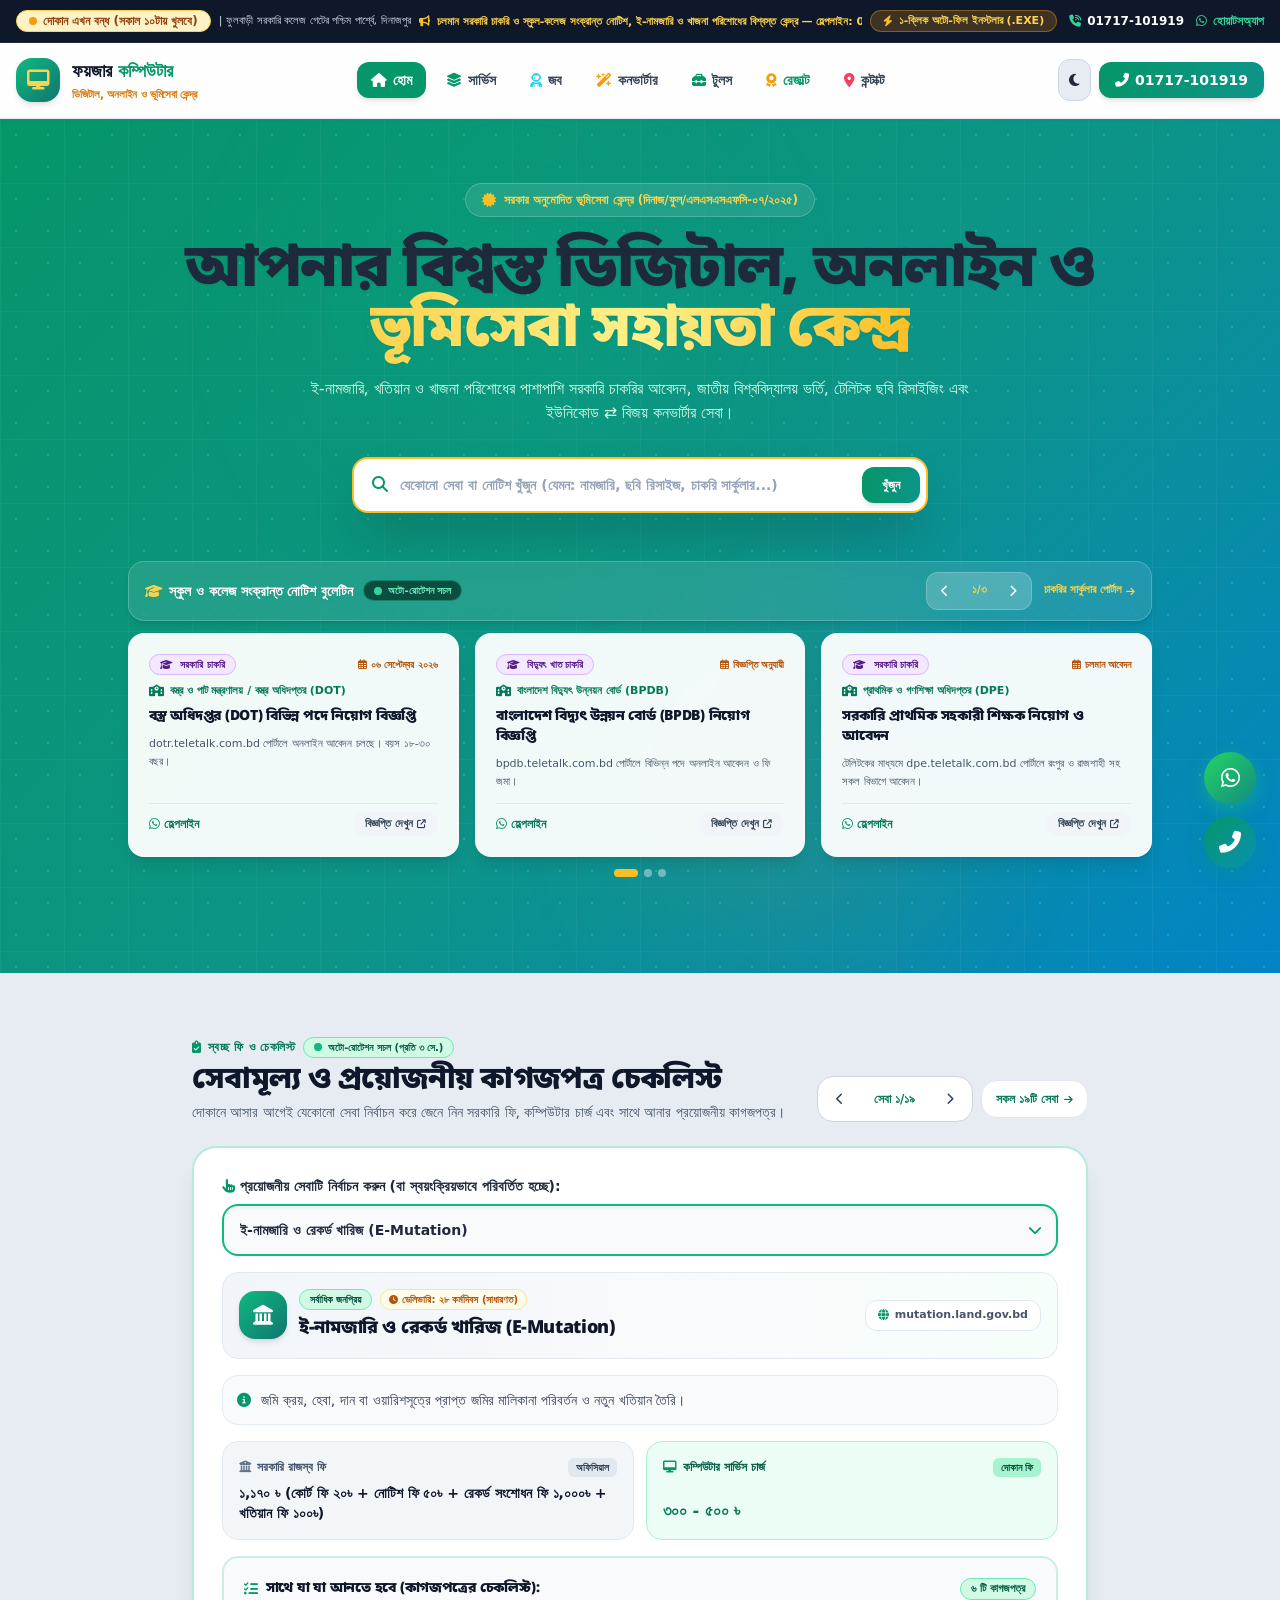
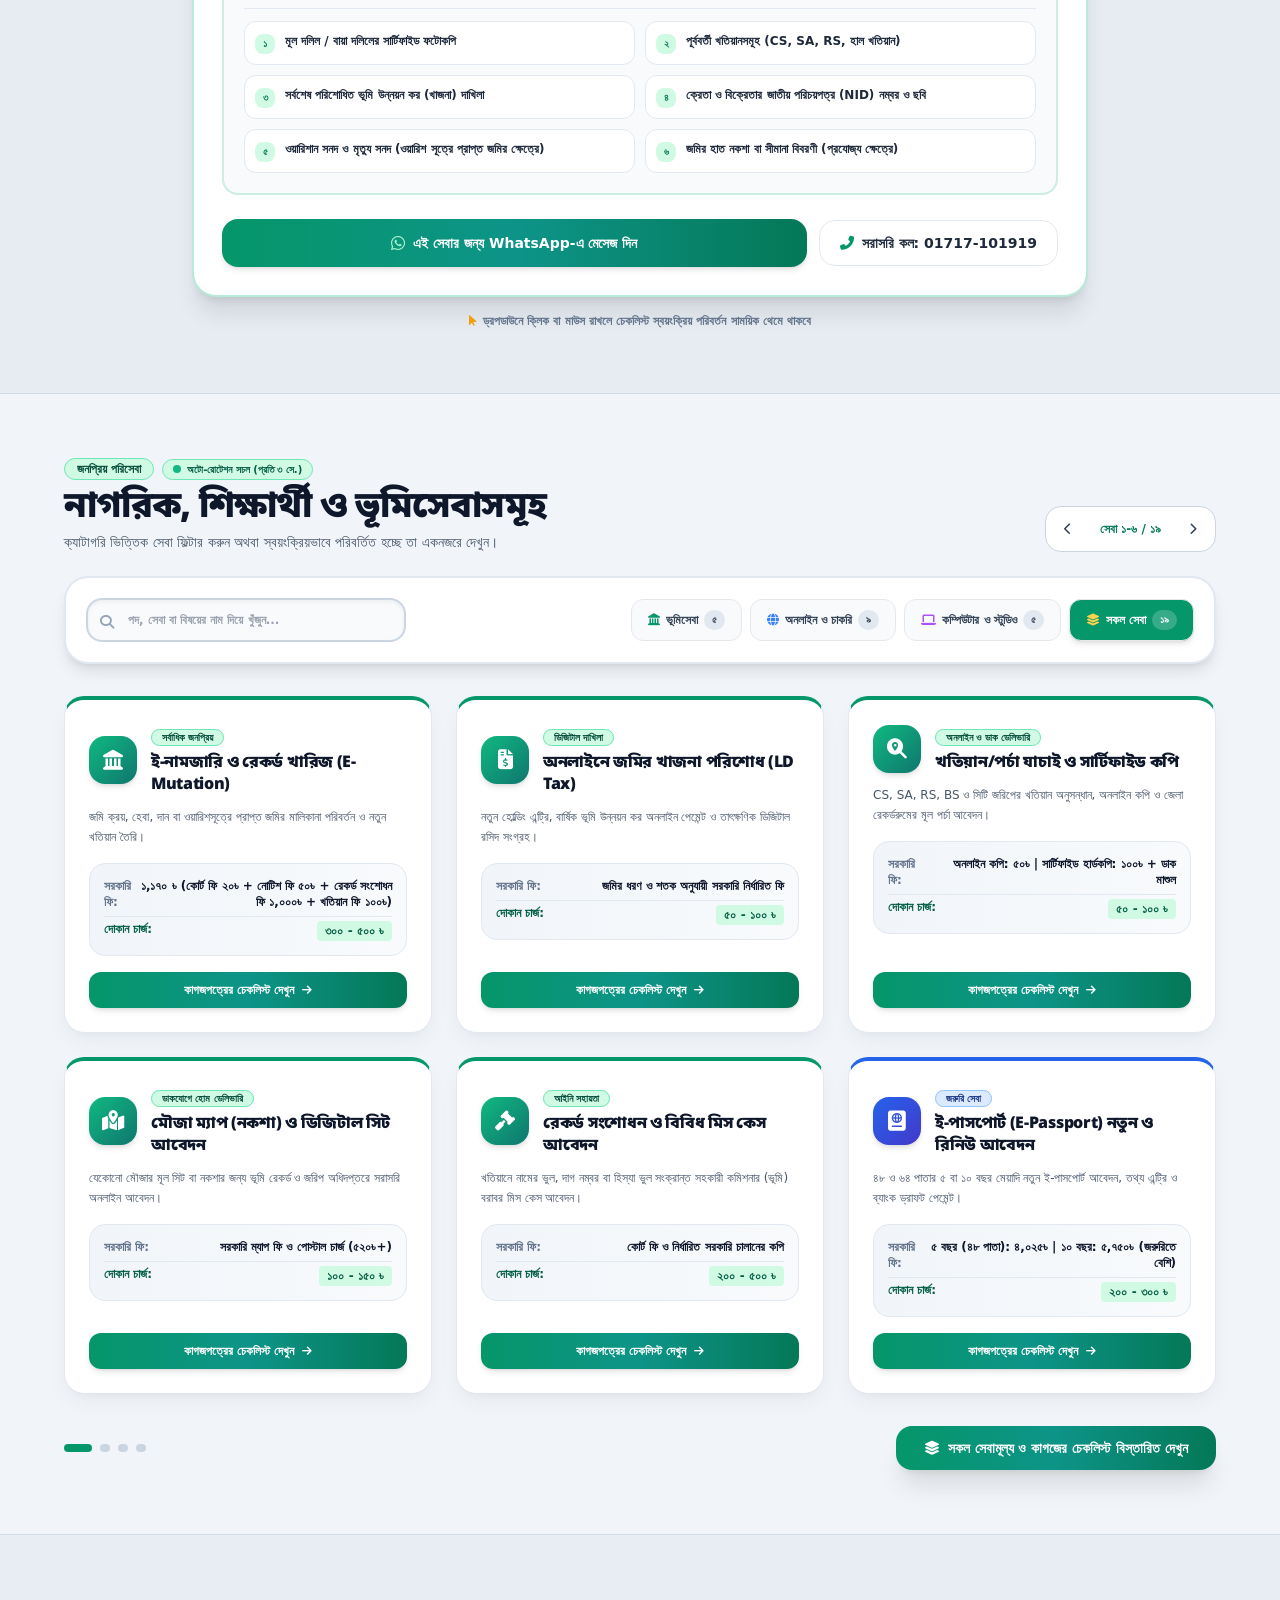
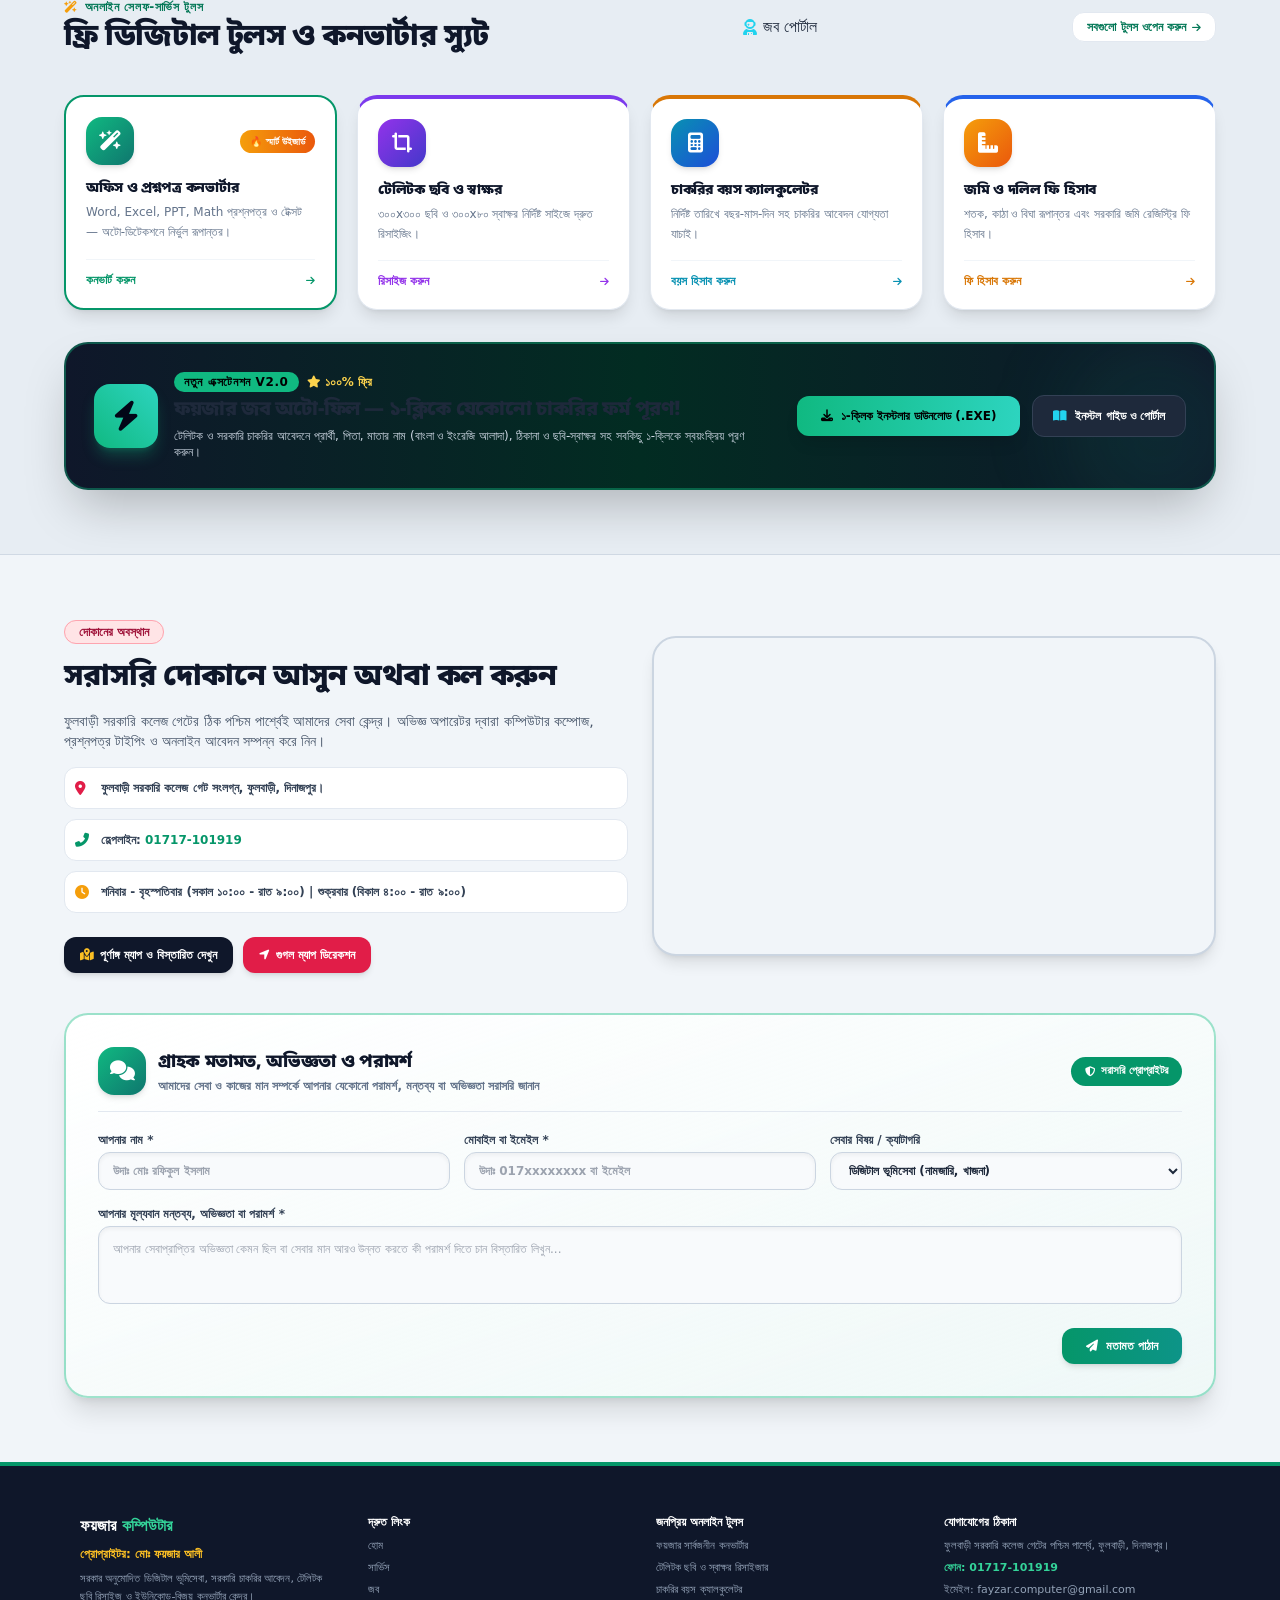
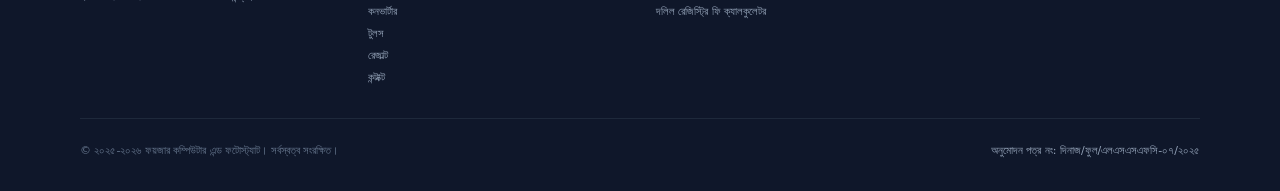
<file: index.html>
<!DOCTYPE html>
<html lang="bn" class="scroll-smooth">
<head>
  <meta charset="UTF-8">
  <meta name="viewport" content="width=device-width, initial-scale=1.0">
  
  <!-- SEO Primary Meta Tags -->
  <title>Fayzar Computer &amp; Photostat | Online Services — Phulbari</title>
  <meta name="title" content="Fayzar Computer &amp; Photostat | Online Services &amp; Document Solutions">
  <meta name="description" content="ফুলবাড়ী, দিনাজপুরে অনলাইন আবেদন, নামজারি/মাঠপর্চা ডিজিটাল ভূমি সেবা, কম্পোজ, প্রিন্ট, ফটোকপি ও ডকুমেন্ট প্রসেসিং সেবা। সরকারি চাকরির আবেদন, টেলিটক ছবি...">
  <meta name="keywords" content="ফয়জার কম্পিউটার, ভূমিসেবা কেন্দ্র ফুলবাড়ী, ই নামজারি আবেদন, খতিয়ান পর্চা, অনলাইনে জমির খাজনা, টেলিটক ছবি রিসাইজ, চাকরি আবেদন, SutonnyMJ কনভার্টার, দিনাজপুর ফুলবাড়ী কম্পিউটার">
  <meta name="author" content="ফয়জার কম্পিউটার এন্ড ফটোস্ট্যাট">
  <meta name="robots" content="index, follow">
  <link rel="canonical" href="https://fayzarcomputer.com.bd/">

  <!-- Favicon & Theme -->
  <link rel="icon" type="image/svg+xml" href="assets/favicon.svg">
  <meta name="theme-color" content="#059669">

  <!-- Open Graph / Facebook Meta Tags -->
  <meta property="og:type" content="website">
  <meta property="og:url" content="https://fayzarcomputer.com.bd/">
  <meta property="og:title" content="ফয়জার কম্পিউটার এন্ড ফটোস্ট্যাট | ডিজিটাল ও ভূমিসেবা কেন্দ্র">
  <meta property="og:description" content="ই-নামজারি, খতিয়ান, খাজনা পরিশোধ, সরকারি চাকরির আবেদন, টেলিটক ছবি রিসাইজার ও ইউনিকোড-বিজয় কনভার্টার কেন্দ্র।">
  <meta property="og:image" content="https://fayzarcomputer.com.bd/assets/og-preview.jpg">
  <meta property="og:locale" content="bn_BD">
  <meta property="og:site_name" content="Fayzar Computer &amp; Photostat">

  <!-- Twitter Card Meta Tags -->
  <meta name="twitter:card" content="summary_large_image">
  <meta name="twitter:url" content="https://fayzarcomputer.com.bd/">
  <meta name="twitter:title" content="ফয়জার কম্পিউটার এন্ড ফটোস্ট্যাট | ফুলবাড়ী, দিনাজপুর">
  <meta name="twitter:description" content="সরকারি চাকরির আবেদন, ভূমিসেবা, টেলিটক ছবি রিসাইজ ও ইউনিকোড ⇄ বিজয় কনভার্টার কেন্দ্র।">
  <meta name="twitter:image" content="https://fayzarcomputer.com.bd/assets/og-preview.jpg">

  <!-- JSON-LD Schema.org Structured Data for SEO -->
  <script type="application/ld+json">
  {
    "@context": "https://schema.org",
    "@graph": [
      {
        "@type": "LocalBusiness",
        "@id": "https://fayzarcomputer.com.bd/#organization",
        "name": "ফয়জার কম্পিউটার এন্ড ফটোস্ট্যাট",
        "alternateName": "Land Services Facilitating Centre (LSFC), Fayzar Computer & Photostat",
        "description": "সরকার অনুমোদিত ডিজিটাল ভূমিসেবা, সরকারি চাকরির আবেদন, টেলিটক ছবি রিসাইজিং, কম্পিউটার কম্পোজ ও অনলাইন সেবা কেন্দ্র।",
        "url": "https://fayzarcomputer.com.bd/",
        "telephone": "+8801717101919",
        "email": "fayzar.computer@gmail.com",
        "image": "https://fayzarcomputer.com.bd/assets/og-preview.jpg",
        "logo": "https://fayzarcomputer.com.bd/assets/favicon.svg",
        "priceRange": "৳৳",
        "address": {
          "@type": "PostalAddress",
          "streetAddress": "ফুলবাড়ী সরকারি কলেজ গেটের পশ্চিম পার্শ্বে",
          "addressLocality": "ফুলবাড়ী",
          "addressRegion": "দিনাজপুর",
          "postalCode": "৫২৬০",
          "addressCountry": "BD"
        },
        "geo": {
          "@type": "GeoCoordinates",
          "latitude": 25.49824,
          "longitude": 88.9506273
        },
        "openingHoursSpecification": [
          {
            "@type": "OpeningHoursSpecification",
            "dayOfWeek": ["Saturday", "Sunday", "Monday", "Tuesday", "Wednesday", "Thursday"],
            "opens": "10:00",
            "closes": "21:00"
          },
          {
            "@type": "OpeningHoursSpecification",
            "dayOfWeek": "Friday",
            "opens": "16:00",
            "closes": "21:00"
          }
        ],
        "hasOfferCatalog": {
          "@type": "OfferCatalog",
          "name": "ডিজিটাল ও ভূমিসেবাসমূহ",
          "itemListElement": [
            { "@type": "Offer", "itemOffered": { "@type": "Service", "name": "ই-নামজারি ও রেকর্ড খারিজ" } },
            { "@type": "Offer", "itemOffered": { "@type": "Service", "name": "অনলাইনে জমির খাজনা পরিশোধ" } },
            { "@type": "Offer", "itemOffered": { "@type": "Service", "name": "খতিয়ান ও পর্চা সার্টিফাইড কপি" } },
            { "@type": "Offer", "itemOffered": { "@type": "Service", "name": "সরকারি চাকরির অনলাইন আবেদন" } },
            { "@type": "Offer", "itemOffered": { "@type": "Service", "name": "টেলিটক ছবি ও স্বাক্ষর রিসাইজিং" } },
            { "@type": "Offer", "itemOffered": { "@type": "Service", "name": "ইউনিকোড ⇄ বিজয় বাংলা কনভার্টার" } }
          ]
        }
      },
      {
        "@type": "BreadcrumbList",
        "itemListElement": [
          {
            "@type": "ListItem",
            "position": 1,
            "name": "হোম",
            "item": "https://fayzarcomputer.com.bd/"
          }
        ]
      }
    ]
  }
  </script>

  <!-- Google Fonts (unified Bengali + Latin typography) -->
  <link rel="stylesheet" href="css/google-fonts.css">

  <!-- Tailwind CSS CDN (unified config) -->
  <script src="js/vendor/tailwindcss.js"></script>
  <script src="js/offline-data.js"></script>
  <script>
    tailwind.config = {
      darkMode: 'class',
      theme: {
        extend: {
          colors: {
            brand: {
              DEFAULT: '#059669',
              soft: '#ecfdf5',
              hover: '#047857',
              deep: '#065f46'
            },
            brandGreen: '#059669',
            brandGreenDark: '#047857',
            brandGreenLight: '#ecfdf5'
          }
        }
      }
    }
  </script>

  <!-- FontAwesome Icons -->
  <link rel="stylesheet" href="css/font-awesome/all.min.css">

  <!-- Custom Modern Design System -->
  <link rel="stylesheet" href="css/style.css">

  <!-- Theme initialization -->
  <script>
    (function() {
      const savedTheme = localStorage.getItem('theme');
      if (savedTheme === 'dark' || (!savedTheme && window.matchMedia('(prefers-color-scheme: dark)').matches)) {
        document.documentElement.classList.add('dark');
      } else {
        document.documentElement.classList.remove('dark');
      }
    })();
  </script>
</head>

<body class="bg-slate-100 dark:bg-[#070c18] text-slate-800 dark:text-slate-100 font-sans antialiased pb-20 lg:pb-0 transition-colors duration-300">

  <!-- =========================================================================
       ১. লাইভ নোটিশ বার ও দোকান খোলার সময়সূচী স্ট্যাটাস
       ========================================================================= -->
  <aside aria-label="জরুরি ঘোষণা ও সময়সূচী" class="bg-slate-900 text-white text-xs py-2.5 px-4 border-b border-slate-800 shadow-sm">
    <div class="container mx-auto max-w-7xl flex flex-col sm:flex-row items-center justify-between gap-2">
      <!-- Live Status Badge -->
      <div class="flex items-center gap-2">
        <div id="shop-status-badge" class="inline-flex items-center gap-1.5 px-3 py-0.5 rounded-full text-xs font-extrabold bg-emerald-100 dark:bg-emerald-950 text-emerald-800 dark:text-emerald-300 min-w-[130px]">
          <span class="w-2 h-2 rounded-full bg-emerald-500 status-dot-open"></span> লোড হচ্ছে...
        </div>
        <span class="text-slate-300 hidden md:inline text-[11px]">| ফুলবাড়ী সরকারি কলেজ গেটের পশ্চিম পার্শ্বে, দিনাজপুর</span>
      </div>

      <!-- Quick Ticker Notice -->
      <div class="marquee-container flex-1 max-w-md hidden lg:block text-amber-300">
        <div class="marquee-content text-[11px] font-bold">
          <i class="fas fa-bullhorn mr-1 text-amber-400"></i> চলমান সরকারি চাকরি ও স্কুল-কলেজ সংক্রান্ত নোটিশ, ই-নামজারি ও খাজনা পরিশোধের বিশ্বস্ত কেন্দ্র — হেল্পলাইন: 01717-101919
        </div>
      </div>

      <!-- Quick Helplines & Links -->
      <div class="flex items-center gap-3 text-xs font-extrabold">
        <a href="downloads/Fayzar-AutoFill-Setup.exe" download="Fayzar-AutoFill-Setup.exe" class="hidden sm:inline-flex items-center gap-1.5 text-amber-300 hover:text-white bg-amber-500/20 border border-amber-500/40 px-3 py-0.5 rounded-full text-[11px] font-extrabold transition">
          <i class="fas fa-bolt text-amber-400"></i> ১-ক্লিক অটো-ফিল ইনস্টলার (.EXE)
        </a>
        <a href="tel:01717101919" class="hover:text-amber-400 flex items-center gap-1.5 text-white transition">
          <i class="fas fa-phone-volume text-emerald-400"></i> 01717-101919
        </a>
        <a href="https://wa.me/8801717101919" target="_blank" class="hover:text-emerald-300 flex items-center gap-1.5 text-emerald-400 transition">
          <i class="fab fa-whatsapp"></i> হোয়াটসঅ্যাপ
        </a>
      </div>
    </div>
  </aside>

  <!-- =========================================================================
       ২. মূল ব্র্যান্ড হেডার ও স্টিকি নেভিগেশন বার
       ========================================================================= -->
  <header class="sticky top-0 z-40 glass-header shadow-sm transition-all">
    <div class="container mx-auto max-w-7xl px-4 py-2.5 sm:py-3.5 flex items-center justify-between">
      
      <!-- Brand Logo & Verification Emblem -->
      <a href="index.html" class="flex items-center gap-3 group">
        <div class="w-10 h-10 sm:w-11 sm:h-11 rounded-2xl bg-gradient-to-br from-emerald-500 to-teal-700 p-0.5 shadow-md flex items-center justify-center text-white text-lg sm:text-xl group-hover:scale-105 transition">
          <i class="fas fa-desktop text-amber-300"></i>
        </div>
        <div>
          <div class="text-base sm:text-lg font-black text-slate-900 dark:text-white leading-none">
            ফয়জার <span class="text-emerald-600 dark:text-emerald-400">কম্পিউটার</span>
          </div>
          <div class="text-[11px] font-bold text-amber-600 dark:text-amber-400 tracking-tight mt-0.5">
            ডিজিটাল, অনলাইন ও ভূমিসেবা কেন্দ্র
          </div>
        </div>
      </a>

      <!-- Desktop Navigation Menu -->
      <nav class="hidden lg:flex items-center gap-1.5 text-xs xl:text-sm font-bold text-slate-700 dark:text-slate-200">
        <a href="index.html" class="px-3.5 py-2 rounded-xl text-white bg-emerald-600 dark:bg-emerald-600 flex items-center gap-1.5 shadow-md font-extrabold">
          <i class="fas fa-home"></i> হোম
        </a>
        <a href="services.html" class="px-3.5 py-2 rounded-xl hover:text-emerald-600 dark:hover:text-emerald-400 hover:bg-slate-200/70 dark:hover:bg-slate-800 transition flex items-center gap-1.5">
          <i class="fas fa-layer-group text-emerald-600"></i> সার্ভিস
        </a>
        <a href="portal.html" class="px-3.5 py-2 rounded-xl hover:text-emerald-600 dark:hover:text-emerald-400 hover:bg-slate-200/70 dark:hover:bg-slate-800 transition flex items-center gap-1.5 relative">
          <i class="fas fa-user-astronaut text-cyan-400"></i> 
          <span>জব</span>
        </a>
        <a href="converter.html" class="px-3.5 py-2 rounded-xl hover:text-emerald-600 dark:hover:text-emerald-400 hover:bg-slate-200/70 dark:hover:bg-slate-800 transition flex items-center gap-1.5">
          <i class="fas fa-wand-magic-sparkles text-amber-500"></i> কনভার্টার
        </a>
        <a href="tools.html" class="px-3.5 py-2 rounded-xl hover:text-emerald-600 dark:hover:text-emerald-400 hover:bg-slate-200/70 dark:hover:bg-slate-800 transition flex items-center gap-1.5">
          <i class="fas fa-toolbox text-emerald-600"></i> টুলস
        </a>
        <a href="results.html" class="px-3.5 py-2 rounded-xl hover:text-emerald-600 dark:hover:text-emerald-400 hover:bg-slate-200/70 dark:hover:bg-slate-800 transition flex items-center gap-1.5 text-emerald-600 dark:text-emerald-400 font-extrabold relative">
          <i class="fas fa-award text-amber-500"></i>
          <span>রেজাল্ট</span>
        </a>
        <a href="contact.html" class="px-3.5 py-2 rounded-xl hover:text-emerald-600 dark:hover:text-emerald-400 hover:bg-slate-200/70 dark:hover:bg-slate-800 transition flex items-center gap-1.5">
          <i class="fas fa-location-dot text-rose-500"></i> কন্টাক্ট
        </a>
      </nav>

      <!-- Action Buttons & Theme Toggles -->
      <div class="flex items-center gap-2">
        <button id="theme-toggle-btn" aria-label="ডে/নাইট মোড পরিবর্তন" class="p-2.5 rounded-xl bg-slate-200/80 dark:bg-slate-800/90 hover:bg-slate-300 dark:hover:bg-slate-700 text-slate-800 dark:text-amber-300 transition flex items-center justify-center shadow-xs border border-slate-300 dark:border-slate-700/60" title="ডে / নাইট মোড পরিবর্তন">
          <i class="fas fa-moon text-sm dark:hidden"></i>
          <i class="fas fa-sun text-sm hidden dark:inline-block text-amber-400"></i>
        </button>

        <a href="tel:01717101919" class="hidden sm:inline-flex items-center gap-1.5 bg-gradient-to-r from-emerald-600 to-teal-600 hover:from-emerald-700 hover:to-teal-700 text-white text-xs sm:text-sm font-extrabold px-4 py-2 rounded-xl shadow-md transition">
          <i class="fas fa-phone-alt"></i> <span>01717-101919</span>
        </a>
        
        <!-- Mobile Menu Toggle Button -->
        <button id="mobile-menu-toggle" aria-label="মেনু খুলুন" class="lg:hidden p-2.5 rounded-xl bg-slate-200 dark:bg-slate-800 text-slate-700 dark:text-slate-200">
          <i class="fas fa-bars text-base"></i>
        </button>
      </div>

    </div>

    <!-- Mobile Drawer Dropdown -->
    <div id="mobile-drawer" class="hidden lg:hidden bg-white/95 dark:bg-slate-900/95 backdrop-blur-md border-t border-slate-200 dark:border-slate-800 px-4 py-4 space-y-2 shadow-2xl">
      <a href="index.html" class="block py-2.5 px-3 rounded-xl text-sm font-bold bg-emerald-600 text-white flex items-center gap-2">
        <i class="fas fa-home w-5"></i> হোম
      </a>
      <a href="services.html" class="block py-2.5 px-3 rounded-xl text-sm font-bold text-slate-800 dark:text-slate-100 hover:bg-slate-100 dark:hover:bg-slate-800 flex items-center gap-2">
        <i class="fas fa-layer-group text-emerald-600 w-5"></i> সার্ভিস
      </a>
      <a href="portal.html" class="block py-2.5 px-3 rounded-xl text-sm font-bold text-slate-800 dark:text-slate-100 hover:bg-slate-100 dark:hover:bg-slate-800 flex items-center gap-2 relative">
        <i class="fas fa-user-astronaut text-cyan-400 w-5"></i> জব
        <span class="text-[9px] px-1.5 py-0.2 rounded-full bg-amber-400 text-slate-950 font-black ml-auto">নতুন</span>
      </a>
      <a href="converter.html" class="block py-2.5 px-3 rounded-xl text-sm font-bold text-slate-800 dark:text-slate-100 hover:bg-slate-100 dark:hover:bg-slate-800 flex items-center gap-2">
        <i class="fas fa-wand-magic-sparkles text-amber-500 w-5"></i> কনভার্টার
      </a>
      <a href="tools.html" class="block py-2.5 px-3 rounded-xl text-sm font-bold text-slate-800 dark:text-slate-100 hover:bg-slate-100 dark:hover:bg-slate-800 flex items-center gap-2">
        <i class="fas fa-toolbox text-emerald-600 w-5"></i> টুলস
      </a>
      <a href="results.html" class="block py-2.5 px-3 rounded-xl text-sm font-bold text-emerald-600 dark:text-emerald-400 bg-emerald-50 dark:bg-emerald-950/40 hover:bg-emerald-100 flex items-center gap-2">
        <i class="fas fa-award text-amber-500 w-5"></i> রেজাল্ট
      </a>
      <a href="contact.html" class="block py-2.5 px-3 rounded-xl text-sm font-bold text-slate-800 dark:text-slate-100 hover:bg-slate-100 dark:hover:bg-slate-800 flex items-center gap-2">
        <i class="fas fa-location-dot text-rose-500 w-5"></i> কন্টাক্ট
      </a>
      <div class="pt-3 grid grid-cols-2 gap-2 border-t border-slate-100 dark:border-slate-800">
        <a href="tel:01717101919" class="bg-emerald-600 hover:bg-emerald-700 text-white font-bold text-center py-2.5 rounded-xl text-xs flex items-center justify-center gap-1.5 shadow-xs">
          <i class="fas fa-phone-alt"></i> কল করুন
        </a>
        <a href="https://wa.me/8801717101919" target="_blank" class="bg-emerald-700 hover:bg-emerald-800 text-white font-bold text-center py-2.5 rounded-xl text-xs flex items-center justify-center gap-1.5 shadow-xs">
          <i class="fab fa-whatsapp"></i> হোয়াটসঅ্যাপ
        </a>
      </div>
    </div>
  </header>

  <!-- =========================================================================
       ৩. আল্ট্রা-মডার্ন হিরো সেকশন (Sleek Mesh Gradient + Instant Search)
       ========================================================================= -->
  <section class="hero-gradient text-white pt-16 pb-24 px-4 relative overflow-hidden">
    <div class="hero-pattern"></div>
    
    <!-- Ambient Glow Orbs -->
    <div class="glow-orb w-96 h-96 bg-emerald-500/25 top-0 left-1/4"></div>
    <div class="glow-orb w-80 h-80 bg-amber-500/15 bottom-0 right-1/4"></div>
    
    <div class="container mx-auto max-w-5xl relative z-10 text-center">
      
      <!-- Govt Approval Luminous Badge -->
      <div class="inline-flex items-center gap-2 bg-white/10 dark:bg-emerald-950/40 border border-white/20 dark:border-emerald-500/30 backdrop-blur-md px-4 py-1.5 rounded-full text-xs font-extrabold text-amber-300 mb-6 shadow-sm">
        <i class="fas fa-certificate text-amber-400 text-sm"></i>
        <span>সরকার অনুমোদিত ভূমিসেবা কেন্দ্র (দিনাজ/ফুল/এলএসএসএফসি-০৭/২০২৫)</span>
      </div>

      <!-- Main Headline -->
      <h1 class="text-3xl sm:text-4xl md:text-5xl lg:text-6xl font-black tracking-tight leading-tight mb-4 drop-shadow-sm">
        আপনার বিশ্বস্ত ডিজিটাল, অনলাইন ও <br class="hidden sm:inline"/>
        <span class="text-transparent bg-clip-text bg-gradient-to-r from-amber-300 via-yellow-200 to-amber-400">
          ভূমিসেবা সহায়তা কেন্দ্র
        </span>
      </h1>

      <!-- Subtitle -->
      <p class="text-xs sm:text-sm md:text-base text-emerald-100 max-w-2xl mx-auto leading-relaxed mb-8 font-normal">
        ই-নামজারি, খতিয়ান ও খাজনা পরিশোধের পাশাপাশি সরকারি চাকরির আবেদন, জাতীয় বিশ্ববিদ্যালয় ভর্তি, টেলিটক ছবি রিসাইজিং এবং ইউনিকোড ⇄ বিজয় কনভার্টার সেবা।
      </p>

      <!-- Instant Live Search Bar with Glowing Border -->
      <div class="max-w-xl mx-auto mb-12 relative">
        <div class="relative bg-white dark:bg-slate-900/95 backdrop-blur-md rounded-2xl shadow-2xl p-1.5 flex items-center border-2 border-amber-400 focus-within:border-emerald-400 transition-all duration-300">
          <div class="pl-3 pr-2 text-slate-400 text-base">
            <i class="fas fa-search text-emerald-600 dark:text-emerald-400"></i>
          </div>
          <input 
            type="text" 
            id="hero-live-search" aria-label="সেবা বা নোটিশ অনুসন্ধান" 
            placeholder="যেকোনো সেবা বা নোটিশ খুঁজুন (যেমন: নামজারি, ছবি রিসাইজ, চাকরি সার্কুলার...)" 
            class="w-full text-slate-800 dark:text-slate-100 text-xs sm:text-sm font-semibold placeholder:text-slate-400 bg-transparent focus:outline-none py-2.5 px-1"
          >
          <a href="services.html" class="bg-gradient-to-r from-emerald-600 to-teal-600 hover:from-emerald-700 hover:to-teal-700 text-white font-extrabold text-xs px-5 py-2.5 rounded-xl transition flex items-center gap-1.5 shadow-md">
            <span>খুঁজুন</span>
          </a>
        </div>

        <!-- Live Instant Suggestions Dropdown -->
        <div id="search-suggestions" class="hidden absolute top-full left-0 right-0 mt-2 bg-white dark:bg-slate-800 rounded-2xl shadow-2xl border border-slate-200 dark:border-slate-700 text-left z-30 divide-y divide-slate-100 dark:divide-slate-700 overflow-hidden"></div>
      </div>

      <!-- =====================================================================
           ১. হিরো ব্যানারে কমপ্যাক্ট লাইভ নোটিশ বুলেটিন (Hero Live Notice Bulletin)
           ===================================================================== -->
      <div id="home-notices-section" class="max-w-5xl mx-auto text-left mt-3">
        
        <!-- Compact Header Bar inside Hero -->
        <div class="flex flex-col sm:flex-row sm:items-center justify-between gap-3 mb-3 bg-white/10 dark:bg-slate-900/50 backdrop-blur-md px-4 py-2.5 rounded-2xl border border-white/20 dark:border-slate-700/60 shadow-md">
          <div class="flex items-center gap-2.5 flex-wrap">
            <span class="text-xs sm:text-sm font-black text-white flex items-center gap-1.5 drop-shadow-sm">
              <i class="fas fa-graduation-cap text-amber-300 animate-pulse"></i> স্কুল ও কলেজ সংক্রান্ত নোটিশ বুলেটিন
            </span>
            <span id="notices-cycle-status" class="inline-flex items-center gap-1.5 text-[10px] font-extrabold px-2.5 py-0.5 rounded-full bg-emerald-950/70 text-emerald-300 border border-emerald-400/40">
              <span class="w-2 h-2 rounded-full bg-emerald-400 status-dot-open"></span> অটো-রোটেশন সচল
            </span>
          </div>

          <div class="flex items-center gap-3 self-end sm:self-auto">
            <!-- Carousel Navigation Controls -->
            <div class="inline-flex items-center gap-1 bg-white/20 dark:bg-slate-800/80 p-1 rounded-xl border border-white/20 shadow-xs">
              <button id="notice-prev-btn" aria-label="পূর্ববর্তী নোটিশ" class="carousel-nav-btn w-7 h-7 rounded-lg flex items-center justify-center hover:bg-white/30 text-white text-xs transition">
                <i class="fas fa-chevron-left"></i>
              </button>
              <span id="notice-page-indicator" class="text-[11px] font-black text-amber-300 px-2 min-w-[32px] text-center">১/৩</span>
              <button id="notice-next-btn" aria-label="পরবর্তী নোটিশ" class="carousel-nav-btn w-7 h-7 rounded-lg flex items-center justify-center hover:bg-white/30 text-white text-xs transition">
                <i class="fas fa-chevron-right"></i>
              </button>
            </div>
            
            <a href="portal.html#job-circulars-section" class="inline-flex items-center gap-1 text-[11px] font-extrabold text-amber-300 hover:text-white transition group py-1">
              <span>চাকরির সার্কুলার পোর্টাল</span>
              <i class="fas fa-arrow-right text-[10px] group-hover:translate-x-1 transition-transform"></i>
            </a>
          </div>
        </div>

        <!-- Notices Cards Grid (Compact & High Contrast) -->
        <div id="home-notices-container" class="grid grid-cols-1 sm:grid-cols-2 lg:grid-cols-3 gap-3.5 sm:gap-4 transition-all duration-300 min-h-[160px]">
          <!-- Dynamically rendered via main.js with compact cards -->
        </div>

        <!-- Pagination dots below cards -->
        <div id="notice-dots-container" class="flex items-center justify-center gap-1.5 mt-3"></div>

      </div>

    </div>
  </section>

  <!-- =========================================================================
       ৪. ডিজিটাল ও ভূমিসেবামূল্য এবং চেকলিস্ট ক্যালকুলেটর (Dynamic Checklist - Auto-Rotate)
       ========================================================================= -->
  <section class="py-14 sm:py-16 px-4 bg-slate-200/70 dark:bg-[#0c1322] border-b border-slate-300/80 dark:border-slate-800" id="home-checklist-section">
    <div class="container mx-auto max-w-4xl">
      
      <!-- Section Header -->
      <div class="flex flex-col sm:flex-row sm:items-end justify-between gap-4 mb-6">
        <div>
          <div class="flex items-center gap-2">
            <span class="text-xs font-extrabold text-emerald-700 dark:text-emerald-400 uppercase tracking-wider flex items-center gap-1.5">
              <i class="fas fa-clipboard-check text-emerald-600"></i> স্বচ্ছ ফি ও চেকলিস্ট
            </span>
            <span id="checklist-cycle-status" class="inline-flex items-center gap-1.5 text-[10px] font-extrabold px-2.5 py-0.5 rounded-full bg-emerald-100 dark:bg-emerald-950 text-emerald-800 dark:text-emerald-300 border border-emerald-300 dark:border-emerald-800">
              <span class="w-2 h-2 rounded-full bg-emerald-500 status-dot-open"></span> অটো-রোটেশন সচল (প্রতি ৩ সে.)
            </span>
          </div>
          <h2 class="text-2xl sm:text-3xl font-black text-slate-900 dark:text-white mt-1">
            সেবামূল্য ও প্রয়োজনীয় কাগজপত্র চেকলিস্ট
          </h2>
          <p class="text-xs sm:text-sm text-slate-600 dark:text-slate-400 mt-1">
            দোকানে আসার আগেই যেকোনো সেবা নির্বাচন করে জেনে নিন সরকারি ফি, কম্পিউটার চার্জ এবং সাথে আনার প্রয়োজনীয় কাগজপত্র।
          </p>
        </div>

        <div class="flex items-center gap-2 self-start sm:self-auto">
          <!-- Manual Prev/Next Controls -->
          <div class="inline-flex items-center gap-1 bg-white dark:bg-slate-800 p-1.5 rounded-2xl border border-slate-300 dark:border-slate-700 shadow-xs">
            <button id="checklist-prev-btn" aria-label="পূর্ববর্তী সেবা চেকলিস্ট" class="carousel-nav-btn w-8 h-8 rounded-xl flex items-center justify-center hover:bg-slate-100 dark:hover:bg-slate-700 text-slate-700 dark:text-slate-200 text-xs">
              <i class="fas fa-chevron-left"></i>
            </button>
            <span id="checklist-service-indicator" class="text-xs font-black text-emerald-700 dark:text-emerald-400 px-2.5 min-w-[70px] text-center">সেবা ১/১৯</span>
            <button id="checklist-next-btn" aria-label="পরবর্তী সেবা চেকলিস্ট" class="carousel-nav-btn w-8 h-8 rounded-xl flex items-center justify-center hover:bg-slate-100 dark:hover:bg-slate-700 text-slate-700 dark:text-slate-200 text-xs">
              <i class="fas fa-chevron-right"></i>
            </button>
          </div>
          <a href="services.html" class="inline-flex items-center gap-1.5 text-xs font-extrabold text-emerald-700 dark:text-emerald-400 hover:underline bg-white dark:bg-slate-800 px-3.5 py-2.5 rounded-2xl border border-slate-200 dark:border-slate-700 shadow-xs">
            <span>সকল ১৯টি সেবা</span>
            <i class="fas fa-arrow-right text-[10px]"></i>
          </a>
        </div>
      </div>

      <!-- Checklist Interactive Card -->
      <div class="bg-white dark:bg-slate-800/95 rounded-3xl p-5 sm:p-7 shadow-xl border-2 border-emerald-500/30">
        <div class="mb-4">
          <label for="calc-service-select" class="block text-xs sm:text-sm font-black text-slate-800 dark:text-slate-200 mb-2 flex items-center gap-1.5">
            <i class="fas fa-hand-pointer text-emerald-600"></i> প্রয়োজনীয় সেবাটি নির্বাচন করুন (বা স্বয়ংক্রিয়ভাবে পরিবর্তিত হচ্ছে):
          </label>
          <div class="relative">
            <select id="calc-service-select" class="w-full bg-slate-50 dark:bg-slate-900 border-2 border-emerald-500 dark:border-emerald-700 rounded-2xl px-4 py-3.5 text-slate-800 dark:text-slate-100 text-xs sm:text-sm font-bold focus:outline-none focus:border-emerald-600 appearance-none cursor-pointer shadow-inner">
              <!-- Populated via JS -->
            </select>
            <div class="pointer-events-none absolute inset-y-0 right-0 flex items-center px-4 text-emerald-600 font-bold">
              <i class="fas fa-chevron-down text-sm"></i>
            </div>
          </div>
        </div>

        <!-- Result Box populated dynamically by main.js -->
        <div id="calc-result-display" class="fade-in min-h-[140px]"></div>
      </div>

      <div class="mt-4 text-center text-xs text-slate-500 dark:text-slate-400 font-semibold flex items-center justify-center gap-1.5">
        <i class="fas fa-mouse-pointer text-amber-500"></i> ড্রপডাউনে ক্লিক বা মাউস রাখলে চেকলিস্ট স্বয়ংক্রিয় পরিবর্তন সাময়িক থেমে থাকবে
      </div>

    </div>
  </section>

  <!-- =========================================================================
       ৫. শীর্ষ জনপ্রিয় ডিজিটাল ও ভূমিসেবাসমূহ (Featured Services - Filter & Auto-Rotate)
       ========================================================================= -->
  <section class="py-16 px-4 bg-slate-100 dark:bg-[#070c18] border-b border-slate-300/80 dark:border-slate-800" id="home-services-section">
    <div class="container mx-auto max-w-6xl">
      
      <!-- Top Title & Carousel Status -->
      <div class="flex flex-col sm:flex-row sm:items-end justify-between gap-4 mb-6">
        <div>
          <div class="flex items-center gap-2 mb-2">
            <span class="text-xs font-extrabold px-3 py-0.5 rounded-full bg-emerald-100 dark:bg-emerald-950 text-emerald-900 dark:text-emerald-300 border border-emerald-300 dark:border-emerald-800 shadow-xs">
              জনপ্রিয় পরিসেবা
            </span>
            <span id="services-cycle-status" class="inline-flex items-center gap-1.5 text-[10px] font-extrabold px-2.5 py-0.5 rounded-full bg-emerald-100 dark:bg-emerald-950 text-emerald-800 dark:text-emerald-300 border border-emerald-300 dark:border-emerald-800">
              <span class="w-2 h-2 rounded-full bg-emerald-500 status-dot-open"></span> অটো-রোটেশন সচল (প্রতি ৩ সে.)
            </span>
          </div>
          <h2 class="text-2xl sm:text-3xl md:text-4xl font-black text-slate-900 dark:text-white">
            নাগরিক, শিক্ষার্থী ও ভূমিসেবাসমূহ
          </h2>
          <p class="text-xs sm:text-sm text-slate-600 dark:text-slate-400 mt-1">
            ক্যাটাগরি ভিত্তিক সেবা ফিল্টার করুন অথবা স্বয়ংক্রিয়ভাবে পরিবর্তিত হচ্ছে তা একনজরে দেখুন।
          </p>
        </div>

        <div class="flex items-center gap-2 self-start sm:self-auto">
          <div class="inline-flex items-center gap-1 bg-white dark:bg-slate-800 p-1.5 rounded-2xl border border-slate-300 dark:border-slate-700 shadow-xs">
            <button id="service-prev-btn" aria-label="পূর্ববর্তী সেবা" class="carousel-nav-btn w-8 h-8 rounded-xl flex items-center justify-center hover:bg-slate-100 dark:hover:bg-slate-700 text-slate-700 dark:text-slate-200 text-xs">
              <i class="fas fa-chevron-left"></i>
            </button>
            <span id="service-batch-indicator" class="text-xs font-black text-emerald-700 dark:text-emerald-400 px-3 min-w-[70px] text-center">সেবা ১-৬ / ১৯</span>
            <button id="service-next-btn" aria-label="পরবর্তী সেবা" class="carousel-nav-btn w-8 h-8 rounded-xl flex items-center justify-center hover:bg-slate-100 dark:hover:bg-slate-700 text-slate-700 dark:text-slate-200 text-xs">
              <i class="fas fa-chevron-right"></i>
            </button>
          </div>
        </div>
      </div>

      <!-- Filter Bar: Search leftmost, then Land, Online/Job, Computer/Studio, and All Services -->
      <div class="bg-white dark:bg-slate-800/95 rounded-3xl p-4 sm:p-5 mb-8 shadow-lg border-2 border-slate-200 dark:border-slate-700 flex flex-col lg:flex-row items-center justify-between gap-4">
        
        <!-- ১. সার্চ ইনপুট (বাম দিকে প্রথমে) -->
        <div class="relative w-full lg:w-80">
          <input 
            type="text" 
            id="home-service-search-input" aria-label="সেবা খুঁজুন" 
            placeholder="পদ, সেবা বা বিষয়ের নাম দিয়ে খুঁজুন..." 
            class="w-full pl-10 pr-4 py-3 bg-slate-50 dark:bg-slate-900 border-2 border-slate-300 dark:border-slate-600 rounded-2xl text-xs font-bold focus:outline-none focus:border-emerald-500 text-slate-800 dark:text-slate-100 shadow-inner"
          >
          <i class="fas fa-search absolute left-3.5 top-3.5 text-slate-400 text-sm"></i>
        </div>

        <!-- ২. ক্যাটাগরি ফিল্টার বাটনসমূহ: ভূমিসেবা -> অনলাইন ও চাকরি -> কম্পিউটার ও স্টুডিও -> সকল সেবা -->
        <div class="flex flex-wrap items-center gap-2 w-full lg:w-auto">
          <!-- ২.১ ভূমিসেবা -->
          <button data-home-category="land" class="home-service-tab-btn px-4 py-2.5 rounded-xl text-xs font-bold border bg-slate-50 dark:bg-slate-700 text-slate-700 dark:text-slate-200 hover:bg-slate-100 transition shadow-xs flex items-center gap-1.5">
            <i class="fas fa-landmark text-emerald-600 dark:text-emerald-400"></i> ভূমিসেবা
            <span id="home-count-land" class="px-2 py-0.5 rounded-full bg-slate-200 dark:bg-slate-600 text-[10px] font-extrabold">৫</span>
          </button>
          
          <!-- ২.২ অনলাইন ও চাকরি -->
          <button data-home-category="online" class="home-service-tab-btn px-4 py-2.5 rounded-xl text-xs font-bold border bg-slate-50 dark:bg-slate-700 text-slate-700 dark:text-slate-200 hover:bg-slate-100 transition shadow-xs flex items-center gap-1.5">
            <i class="fas fa-globe text-blue-500"></i> অনলাইন ও চাকরি
            <span id="home-count-online" class="px-2 py-0.5 rounded-full bg-slate-200 dark:bg-slate-600 text-[10px] font-extrabold">৯</span>
          </button>
          
          <!-- ২.৩ কম্পিউটার ও স্টুডিও -->
          <button data-home-category="computer" class="home-service-tab-btn px-4 py-2.5 rounded-xl text-xs font-bold border bg-slate-50 dark:bg-slate-700 text-slate-700 dark:text-slate-200 hover:bg-slate-100 transition shadow-xs flex items-center gap-1.5">
            <i class="fas fa-laptop text-purple-500"></i> কম্পিউটার ও স্টুডিও
            <span id="home-count-computer" class="px-2 py-0.5 rounded-full bg-slate-200 dark:bg-slate-600 text-[10px] font-extrabold">৫</span>
          </button>

          <!-- ২.৪ সকল সেবা (সবশেষে) -->
          <button data-home-category="all" class="home-service-tab-btn active px-4 py-2.5 rounded-xl text-xs font-black border bg-emerald-600 text-white shadow-md transition flex items-center gap-1.5">
            <i class="fas fa-layer-group text-amber-300"></i> সকল সেবা
            <span id="home-count-all" class="px-2 py-0.5 rounded-full bg-white/20 text-[10px] font-black">১৯</span>
          </button>
        </div>

      </div>

      <!-- Services Grid (Rotates sequentially through active category or all 19 services) -->
      <div id="home-services-container" class="grid grid-cols-1 md:grid-cols-2 lg:grid-cols-3 gap-6 transition-all duration-300">
        <!-- SEO Static Fallback: হাতে-লেখা সার্ভিস কার্ড (JS লোডের আগে দৃশ্যমান) -->
        <div class="svc-static-cards-fallback svc-static-grid" id="static-service-cards-seo">

          <!-- Card 1: চাকরির অনলাইন আবেদন -->
          <article class="svc-static-card svc-accent-job" itemscope itemtype="https://schema.org/Service">
            <div class="svc-static-card__icon" style="background: linear-gradient(135deg,#d97706,#b45309);">
              <i class="fas fa-briefcase" aria-hidden="true"></i>
            </div>
            <h3 class="svc-static-card__title" itemprop="name">সরকারি চাকরির অনলাইন আবেদন</h3>
            <p class="svc-static-card__desc" itemprop="description">
              সরকারি চাকরির বিজ্ঞপ্তি অনুযায়ী টেলিটক, BPSC, NU, PSC সহ যেকোনো সরকারি অনলাইন ফর্ম পূরণ ও ছবি আপলোড।
            </p>
            <p class="svc-static-card__checklist-label">প্রয়োজনীয় কাগজপত্র</p>
            <ul class="svc-static-card__checklist" aria-label="চাকরির আবেদনে প্রয়োজনীয় কাগজপত্র">
              <li>জাতীয় পরিচয়পত্র (NID) বা জন্ম নিবন্ধন</li>
              <li>পাসপোর্ট সাইজের ছবি (৩০০×৩০০ পিক্সেল)</li>
              <li>স্বাক্ষর স্ক্যান (৩০০×৮০ পিক্সেল)</li>
              <li>শিক্ষাগত সনদের তথ্য (SSC/HSC রোল, পাসের সন)</li>
              <li>মোবাইল নম্বর (টেলিটক সিম সহ আবেদনের জন্য)</li>
            </ul>
          </article>

          <!-- Card 2: ডিজিটাল ভূমি সেবা / ই-নামজারি -->
          <article class="svc-static-card svc-accent-land" itemscope itemtype="https://schema.org/Service">
            <div class="svc-static-card__icon" style="background: linear-gradient(135deg,#059669,#065f46);">
              <i class="fas fa-landmark" aria-hidden="true"></i>
            </div>
            <h3 class="svc-static-card__title" itemprop="name">ডিজিটাল ভূমি সেবা / ই-নামজারি / মাঠপর্চা</h3>
            <p class="svc-static-card__desc" itemprop="description">
              সরকার অনুমোদিত LSFC কেন্দ্রে ই-নামজারি আবেদন, খতিয়ান ও মাঠপর্চার সার্টিফাইড কপি, অনলাইনে খাজনা পরিশোধ।
            </p>
            <p class="svc-static-card__checklist-label">প্রয়োজনীয় কাগজপত্র</p>
            <ul class="svc-static-card__checklist" aria-label="ডিজিটাল ভূমিসেবায় প্রয়োজনীয় কাগজপত্র">
              <li>জাতীয় পরিচয়পত্র (NID) — আবেদনকারীর</li>
              <li>পূর্ববর্তী মালিকের দলিলের ফটোকপি</li>
              <li>মৌজা নম্বর ও দাগ নম্বর</li>
              <li>খতিয়ান নম্বর (RS / CS / BS / SA)</li>
              <li>ওয়ারিশ সনদ (প্রযোজ্য ক্ষেত্রে)</li>
            </ul>
          </article>

          <!-- Card 3: কম্পোজ, প্রিন্ট ও ফটোকপি -->
          <article class="svc-static-card svc-accent-print" itemscope itemtype="https://schema.org/Service">
            <div class="svc-static-card__icon" style="background: linear-gradient(135deg,#7c3aed,#5b21b6);">
              <i class="fas fa-print" aria-hidden="true"></i>
            </div>
            <h3 class="svc-static-card__title" itemprop="name">দলিল কম্পোজ, কালার প্রিন্ট ও ফটোকপি</h3>
            <p class="svc-static-card__desc" itemprop="description">
              কম্পিউটার কম্পোজ (বাংলা ও ইংরেজি), কালার ও সাদা-কালো প্রিন্ট, A4/Legal ফটোকপি এবং স্ক্যানিং সেবা।
            </p>
            <p class="svc-static-card__checklist-label">প্রয়োজনীয় কাগজপত্র</p>
            <ul class="svc-static-card__checklist" aria-label="কম্পোজ ও প্রিন্টের জন্য প্রয়োজনীয় উপকরণ">
              <li>মূল ডকুমেন্ট বা হাতে-লেখা কাগজ (কম্পোজের জন্য)</li>
              <li>USB ড্রাইভ বা ইমেইলে ফাইল (প্রিন্টের জন্য)</li>
              <li>ফটোকপির জন্য মূল কাগজ সহ আসুন</li>
              <li>কালার প্রিন্টের জন্য ছবির ফাইল বা মেমোরি কার্ড</li>
            </ul>
          </article>

          <!-- Card 4: ফটোকপি ও ডকুমেন্ট প্রসেসিং -->
          <article class="svc-static-card svc-accent-photo" itemscope itemtype="https://schema.org/Service">
            <div class="svc-static-card__icon" style="background: linear-gradient(135deg,#2563eb,#1d4ed8);">
              <i class="fas fa-copy" aria-hidden="true"></i>
            </div>
            <h3 class="svc-static-card__title" itemprop="name">ফটোকপি ও ডকুমেন্ট প্রসেসিং</h3>
            <p class="svc-static-card__desc" itemprop="description">
              সকল সরকারি ও বেসরকারি ডকুমেন্টের ফটোকপি, ল্যামিনেশন, স্ক্যানিং এবং ফাইল বাইন্ডিং সেবা।
            </p>
            <p class="svc-static-card__checklist-label">প্রয়োজনীয় কাগজপত্র</p>
            <ul class="svc-static-card__checklist" aria-label="ফটোকপি ও ডকুমেন্ট প্রসেসিং">
              <li>মূল ডকুমেন্ট সহ দোকানে আসুন</li>
              <li>কতটি কপি লাগবে জানান (বাল্কে ছাড় পাওয়া যায়)</li>
              <li>ল্যামিনেশনের জন্য ফটো বা সার্টিফিকেট নিয়ে আসুন</li>
            </ul>
          </article>

          <!-- Card 5: টেলিটক ছবি রিসাইজ -->
          <article class="svc-static-card svc-accent-result" itemscope itemtype="https://schema.org/Service">
            <div class="svc-static-card__icon" style="background: linear-gradient(135deg,#0891b2,#0e7490);">
              <i class="fas fa-crop-simple" aria-hidden="true"></i>
            </div>
            <h3 class="svc-static-card__title" itemprop="name">টেলিটক ছবি ও স্বাক্ষর রিসাইজিং</h3>
            <p class="svc-static-card__desc" itemprop="description">
              সরকারি চাকরির আবেদনে টেলিটকের নির্দিষ্ট ৩০০×৩০০ ছবি ও ৩০০×৮০ স্বাক্ষর দ্রুত রিসাইজ ও কম্প্রেশন।
            </p>
            <p class="svc-static-card__checklist-label">প্রয়োজনীয় কাগজপত্র</p>
            <ul class="svc-static-card__checklist" aria-label="ছবি রিসাইজের জন্য প্রয়োজনীয় উপকরণ">
              <li>পাসপোর্ট সাইজের ছবি (সাদা ব্যাকগ্রাউন্ড সহ)</li>
              <li>স্বাক্ষর (সাদা কাগজে কালো কালিতে)</li>
              <li>মোবাইল বা পেনড্রাইভে ছবির ফাইল নিয়ে আসুন</li>
            </ul>
          </article>

          <!-- Card 6: শিক্ষা ও ভর্তি সেবা -->
          <article class="svc-static-card svc-accent-edu" itemscope itemtype="https://schema.org/Service">
            <div class="svc-static-card__icon" style="background: linear-gradient(135deg,#9333ea,#6d28d9);">
              <i class="fas fa-graduation-cap" aria-hidden="true"></i>
            </div>
            <h3 class="svc-static-card__title" itemprop="name">জাতীয় বিশ্ববিদ্যালয় ও ভর্তি ফর্ম</h3>
            <p class="svc-static-card__desc" itemprop="description">
              জাতীয় বিশ্ববিদ্যালয় (NU), HSC, SSC ভর্তি ফরম পূরণ ও ফি জমা, অনলাইন রেজাল্ট যাচাই।
            </p>
            <p class="svc-static-card__checklist-label">প্রয়োজনীয় কাগজপত্র</p>
            <ul class="svc-static-card__checklist" aria-label="ভর্তি ফর্মের জন্য প্রয়োজনীয় কাগজপত্র">
              <li>SSC/HSC রোল নম্বর ও পাসের সন</li>
              <li>জাতীয় পরিচয়পত্র বা জন্ম নিবন্ধন</li>
              <li>পাসপোর্ট সাইজের ছবি</li>
              <li>মোবাইল নম্বর ও ইমেইল (যদি থাকে)</li>
            </ul>
          </article>

        </div>
        <!-- /SEO Static Fallback -->
        <!-- Rendered dynamically by main.js with rich contrast cards -->
      </div>

      <div class="mt-8 flex flex-col sm:flex-row items-center justify-between gap-4">
        <div id="service-dots-container" class="flex items-center gap-2"></div>
        <a href="services.html" class="inline-flex items-center gap-2 bg-gradient-to-r from-emerald-600 via-teal-600 to-emerald-700 hover:from-emerald-700 hover:to-teal-800 text-white font-black px-7 py-3 rounded-2xl text-xs sm:text-sm shadow-xl transition hover:scale-105">
          <i class="fas fa-layer-group"></i> <span>সকল সেবামূল্য ও কাগজের চেকলিস্ট বিস্তারিত দেখুন</span>
        </a>
      </div>

    </div>
  </section>

  <!-- =========================================================================
       ৬. স্মার্ট অনলাইন সেলফ-সার্ভিস টুলস শোকেস (Tools Showcase)
       ========================================================================= -->
  <section class="py-16 px-4 bg-slate-200/60 dark:bg-[#0c1322] border-b border-slate-300/80 dark:border-slate-800">
    <div class="container mx-auto max-w-6xl">
      
      <div class="flex flex-col sm:flex-row sm:items-center justify-between gap-4 mb-10">
        <div>
          <span class="text-xs font-extrabold text-emerald-700 dark:text-emerald-400 uppercase tracking-wider flex items-center gap-1.5">
            <i class="fa-solid fa-wand-magic-sparkles text-amber-500"></i> অনলাইন সেলফ-সার্ভিস টুলস
          </span>
          <h2 class="text-2xl sm:text-3xl font-black text-slate-900 dark:text-white mt-1">
            ফ্রি ডিজিটাল টুলস ও কনভার্টার স্যুট
          </h2>
        </div>
        <a href="portal.html" class="px-3.5 py-2 rounded-xl hover:text-emerald-600 dark:hover:text-emerald-400 hover:bg-slate-200/70 dark:hover:bg-slate-800 transition flex items-center gap-1.5">
          <i class="fas fa-user-astronaut text-cyan-400"></i> জব পোর্টাল
        </a>
        <a href="tools.html" class="inline-flex items-center gap-1.5 text-xs font-extrabold text-emerald-700 dark:text-emerald-400 hover:underline bg-white dark:bg-slate-800 px-3.5 py-1.5 rounded-xl border border-slate-200 dark:border-slate-700 shadow-xs">
          <span>সবগুলো টুলস ওপেন করুন</span>
          <i class="fas fa-arrow-right text-[10px]"></i>
        </a>
      </div>

      <!-- 4 Quick Tool Showcase Cards with Color Accents -->
      <div class="grid grid-cols-1 sm:grid-cols-2 lg:grid-cols-4 gap-5">
        
        <!-- Tool 1 (Highlighted Prime Feature: Unified All-in-One Converter) -->
        <a href="tools.html?tab=text" class="service-card card-accent-land p-5 bg-white dark:bg-slate-800/90 hover:border-emerald-500 transition-all duration-300 group flex flex-col justify-between shadow-lg tool-featured-highlight">
          <div>
            <div class="flex items-center justify-between mb-3.5">
              <div class="w-12 h-12 rounded-2xl bg-gradient-to-br from-emerald-500 to-teal-700 text-white flex items-center justify-center text-xl group-hover:scale-110 transition shadow-md">
                <i class="fa-solid fa-wand-magic-sparkles"></i>
              </div>
              <span class="px-2.5 py-1 rounded-full text-[10px] font-black bg-gradient-to-r from-amber-500 to-orange-600 text-white pulse-highlight-badge shadow-xs">
                🔥 স্মার্ট উইজার্ড
              </span>
            </div>
            <h3 class="text-sm font-black text-slate-900 dark:text-white mb-1 group-hover:text-emerald-600 transition">অফিস ও প্রশ্নপত্র কনভার্টার</h3>
            <p class="text-xs text-slate-500 dark:text-slate-400 leading-relaxed">Word, Excel, PPT, Math প্রশ্নপত্র ও টেক্সট — অটো-ডিটেকশনে নির্ভুল রূপান্তর।</p>
          </div>
          <div class="text-xs font-black text-emerald-600 dark:text-emerald-400 pt-3 flex items-center justify-between border-t border-slate-100 dark:border-slate-700/80 mt-4">
            <span>কনভার্ট করুন</span>
            <i class="fas fa-arrow-right text-[10px]"></i>
          </div>
        </a>

        <!-- Tool 2: Photo & Signature Resizer -->
        <a href="tools.html?tab=resizer" class="service-card card-accent-computer p-5 bg-white dark:bg-slate-800/90 hover:border-purple-500 transition-all duration-300 group flex flex-col justify-between shadow-lg">
          <div>
            <div class="w-12 h-12 rounded-2xl bg-gradient-to-br from-purple-600 to-indigo-700 text-white flex items-center justify-center text-xl mb-3.5 group-hover:scale-110 transition shadow-md">
              <i class="fa-solid fa-crop-simple"></i>
            </div>
            <h3 class="text-sm font-black text-slate-900 dark:text-white mb-1 group-hover:text-purple-600 transition">টেলিটক ছবি ও স্বাক্ষর</h3>
            <p class="text-xs text-slate-500 dark:text-slate-400 leading-relaxed">৩০০x৩০০ ছবি ও ৩০০x৮০ স্বাক্ষর নির্দিষ্ট সাইজে দ্রুত রিসাইজিং।</p>
          </div>
          <div class="text-xs font-bold text-purple-600 dark:text-purple-400 pt-3 flex items-center justify-between border-t border-slate-100 dark:border-slate-700/80 mt-4">
            <span>রিসাইজ করুন</span>
            <i class="fas fa-arrow-right text-[10px]"></i>
          </div>
        </a>

        <!-- Tool 3: Age Calculator -->
        <a href="tools.html?tab=age" class="service-card card-accent-job p-5 bg-white dark:bg-slate-800/90 hover:border-cyan-500 transition-all duration-300 group flex flex-col justify-between shadow-lg">
          <div>
            <div class="w-12 h-12 rounded-2xl bg-gradient-to-br from-cyan-600 to-blue-700 text-white flex items-center justify-center text-xl mb-3.5 group-hover:scale-110 transition shadow-md">
              <i class="fa-solid fa-calculator"></i>
            </div>
            <h3 class="text-sm font-black text-slate-900 dark:text-white mb-1 group-hover:text-cyan-600 transition">চাকরির বয়স ক্যালকুলেটর</h3>
            <p class="text-xs text-slate-500 dark:text-slate-400 leading-relaxed">নির্দিষ্ট তারিখে বছর-মাস-দিন সহ চাকরির আবেদন যোগ্যতা যাচাই।</p>
          </div>
          <div class="text-xs font-bold text-cyan-600 dark:text-cyan-400 pt-3 flex items-center justify-between border-t border-slate-100 dark:border-slate-700/80 mt-4">
            <span>বয়স হিসাব করুন</span>
            <i class="fas fa-arrow-right text-[10px]"></i>
          </div>
        </a>

        <!-- Tool 4: Land & Registry Fee Calculator -->
        <a href="tools.html?tab=land" class="service-card card-accent-online p-5 bg-white dark:bg-slate-800/90 hover:border-amber-500 transition-all duration-300 group flex flex-col justify-between shadow-lg">
          <div>
            <div class="w-12 h-12 rounded-2xl bg-gradient-to-br from-amber-500 to-orange-600 text-white flex items-center justify-center text-xl mb-3.5 group-hover:scale-110 transition shadow-md">
              <i class="fa-solid fa-ruler-combined"></i>
            </div>
            <h3 class="text-sm font-black text-slate-900 dark:text-white mb-1 group-hover:text-amber-600 transition">জমি ও দলিল ফি হিসাব</h3>
            <p class="text-xs text-slate-500 dark:text-slate-400 leading-relaxed">শতক, কাঠা ও বিঘা রূপান্তর এবং সরকারি জমি রেজিস্ট্রি ফি হিসাব।</p>
          </div>
          <div class="text-xs font-bold text-amber-600 dark:text-amber-400 pt-3 flex items-center justify-between border-t border-slate-100 dark:border-slate-700/80 mt-4">
            <span>ফি হিসাব করুন</span>
            <i class="fas fa-arrow-right text-[10px]"></i>
          </div>
        </a>

      </div>

      <!-- Extension Download Highlight Banner -->
      <div class="mt-8 rounded-3xl p-6 sm:p-7 bg-gradient-to-r from-slate-900 via-emerald-950 to-slate-900 border-2 border-emerald-500/40 text-white shadow-2xl flex flex-col md:flex-row items-center justify-between gap-6 relative overflow-hidden">
        <div class="absolute -right-10 -bottom-10 w-48 h-48 bg-emerald-500/10 rounded-full blur-2xl pointer-events-none"></div>
        <div class="flex items-center gap-4 relative z-10 text-center sm:text-left">
          <div class="w-16 h-16 rounded-2xl bg-gradient-to-tr from-emerald-500 to-teal-400 text-slate-950 flex items-center justify-center text-3xl font-black shadow-lg shadow-emerald-500/30 shrink-0 mx-auto sm:mx-0">
            <i class="fas fa-bolt"></i>
          </div>
          <div>
            <div class="flex items-center gap-2 justify-center sm:justify-start">
              <span class="text-xs font-black px-2.5 py-0.5 rounded-full bg-emerald-500 text-black uppercase tracking-wider">নতুন এক্সটেনশন v2.0</span>
              <span class="text-xs text-amber-300 font-bold"><i class="fas fa-star"></i> ১০০% ফ্রি</span>
            </div>
            <h3 class="text-lg sm:text-xl font-black mt-1">ফয়জার জব অটো-ফিল — ১-ক্লিকে যেকোনো চাকরির ফর্ম পূরণ!</h3>
            <p class="text-xs text-slate-300 mt-1 max-w-xl">টেলিটক ও সরকারি চাকরির আবেদনে প্রার্থী, পিতা, মাতার নাম (বাংলা ও ইংরেজি আলাদা), ঠিকানা ও ছবি-স্বাক্ষর সহ সবকিছু ১-ক্লিকে স্বয়ংক্রিয় পূরণ করুন।</p>
          </div>
        </div>
        <div class="flex flex-col sm:flex-row items-center gap-3 shrink-0 w-full sm:w-auto relative z-10">
          <a href="downloads/Fayzar-AutoFill-Setup.exe" download="Fayzar-AutoFill-Setup.exe" class="w-full sm:w-auto px-6 py-3 rounded-xl bg-gradient-to-r from-emerald-500 to-teal-400 hover:from-emerald-400 hover:to-teal-300 text-black font-black text-xs shadow-lg transition flex items-center justify-center gap-2">
            <i class="fas fa-download"></i> <span>১-ক্লিক ইনস্টলার ডাউনলোড (.EXE)</span>
          </a>
          <a href="portal.html" class="w-full sm:w-auto px-5 py-3 rounded-xl bg-slate-800 hover:bg-slate-700 text-white font-bold text-xs border border-slate-700 transition flex items-center justify-center gap-2">
            <i class="fas fa-book-open text-cyan-400"></i> <span>ইনস্টল গাইড ও পোর্টাল</span>
          </a>
        </div>
      </div>

    </div>
  </section>

  <!-- =========================================================================
       ৭. ঘরে বসেই অনলাইন সার্ভিস রিকুয়েস্ট ফর্ম (সাময়িকভাবে বন্ধ রাখা হয়েছে)
       ========================================================================= -->
  <!-- 
  <section class="hidden py-16 px-4 bg-gradient-to-br from-slate-900 via-slate-800 to-emerald-950 text-white relative overflow-hidden">
    <div class="container mx-auto max-w-4xl relative z-10">
      ... [অনলাইন সার্ভিস রিকুয়েস্ট ফর্ম সাময়িকভাবে বন্ধ রাখা হয়েছে] ...
    </div>
  </section>
  -->

  <!-- =========================================================================
       ৮. লোকেশন ও যোগাযোগ কার্ড (Location & Contact Summary)
       ========================================================================= -->
  <section class="py-16 px-4 bg-slate-100 dark:bg-[#070c18]">
    <div class="container mx-auto max-w-6xl">
      
      <div class="grid grid-cols-1 md:grid-cols-2 gap-6 items-center">
        
        <div class="space-y-4">
          <span class="text-xs font-extrabold px-3.5 py-1 rounded-full bg-rose-100 dark:bg-rose-950/60 text-rose-800 dark:text-rose-300 border border-rose-300 dark:border-rose-800 shadow-xs">
            দোকানের অবস্থান
          </span>
          <h3 class="text-2xl sm:text-3xl font-black text-slate-900 dark:text-white">
            সরাসরি দোকানে আসুন অথবা কল করুন
          </h3>
          <p class="text-xs sm:text-sm text-slate-600 dark:text-slate-300 leading-relaxed font-normal">
            ফুলবাড়ী সরকারি কলেজ গেটের ঠিক পশ্চিম পার্শ্বেই আমাদের সেবা কেন্দ্র। অভিজ্ঞ অপারেটর দ্বারা কম্পিউটার কম্পোজ, প্রশ্নপত্র টাইপিং ও অনলাইন আবেদন সম্পন্ন করে নিন।
          </p>

          <div class="space-y-2.5 text-xs">
            <div class="flex items-center gap-2.5 text-slate-700 dark:text-slate-200 font-semibold bg-white dark:bg-slate-800/80 p-2.5 rounded-xl border border-slate-200 dark:border-slate-700">
              <i class="fas fa-map-marker-alt text-rose-600 w-4 text-sm"></i>
              <span>ফুলবাড়ী সরকারি কলেজ গেট সংলগ্ন, ফুলবাড়ী, দিনাজপুর।</span>
            </div>
            <div class="flex items-center gap-2.5 text-slate-700 dark:text-slate-200 font-semibold bg-white dark:bg-slate-800/80 p-2.5 rounded-xl border border-slate-200 dark:border-slate-700">
              <i class="fas fa-phone-alt text-emerald-600 w-4 text-sm"></i>
              <span>হেল্পলাইন: <a href="tel:01717101919" class="text-emerald-600 font-extrabold hover:underline">01717-101919</a></span>
            </div>
            <div class="flex items-center gap-2.5 text-slate-700 dark:text-slate-200 font-semibold bg-white dark:bg-slate-800/80 p-2.5 rounded-xl border border-slate-200 dark:border-slate-700">
              <i class="fas fa-clock text-amber-500 w-4 text-sm"></i>
              <span>শনিবার - বৃহস্পতিবার (সকাল ১০:০০ - রাত ৯:০০) | শুক্রবার (বিকাল ৪:০০ - রাত ৯:০০)</span>
            </div>
          </div>

          <div class="pt-2 flex flex-wrap gap-2.5">
            <a href="contact.html" class="inline-flex items-center gap-1.5 bg-slate-900 dark:bg-slate-700 hover:bg-black text-white text-xs font-bold px-4 py-2.5 rounded-xl shadow-md transition">
              <i class="fas fa-map-marked-alt text-amber-400"></i> পূর্ণাঙ্গ ম্যাপ ও বিস্তারিত দেখুন
            </a>
            <a href="https://www.google.com/maps/place/Land+Services+Facilitating+Centre+(LSFC),+Fayzar+Computer+%26+Photostat,+Phulbari,+DInajpur/@25.49824,88.9506273,17z" target="_blank" class="inline-flex items-center gap-1.5 bg-rose-600 hover:bg-rose-700 text-white text-xs font-bold px-4 py-2.5 rounded-xl shadow-md transition">
              <i class="fas fa-location-arrow"></i> গুগল ম্যাপ ডিরেকশন
            </a>
          </div>
        </div>

        <div class="rounded-3xl overflow-hidden border-2 border-slate-300 dark:border-slate-700 h-64 sm:h-80 shadow-lg bg-slate-100">
          <iframe 
            src="https://maps.google.com/maps?q=Land+Services+Facilitating+Centre+(LSFC),+Fayzar+Computer+%26+Photostat,+Phulbari,+Dinajpur&t=&z=17&ie=UTF8&iwloc=&output=embed" 
            width="100%" 
            height="100%" 
            style="border:0;" 
            allowfullscreen="" 
            loading="lazy" 
            referrerpolicy="no-referrer-when-downgrade"
            title="ফয়জার কম্পিউটার লোকেশন ম্যাপ"
          ></iframe>
        </div>

      </div>

      <!-- =====================================================================
           মতামত ও মন্তব্য সেকশন (Customer Feedback & Suggestions)
           ===================================================================== -->
      <div id="contactFeedbackContainer" class="mt-10 p-6 sm:p-8 rounded-3xl bg-gradient-to-br from-white to-emerald-50/40 dark:from-slate-800/95 dark:to-[#131d31] border-2 border-emerald-500/40 shadow-xl space-y-5">
        <div class="flex flex-col sm:flex-row items-start sm:items-center justify-between gap-3 border-b border-slate-200 dark:border-slate-700 pb-4">
          <div class="flex items-center gap-3">
            <div class="w-12 h-12 rounded-2xl bg-gradient-to-br from-emerald-500 to-teal-700 text-white flex items-center justify-center text-xl flex-shrink-0 shadow-md">
              <i class="fa-solid fa-comments"></i>
            </div>
            <div>
              <h3 class="text-base sm:text-lg font-black text-slate-900 dark:text-white flex items-center gap-2">
                গ্রাহক মতামত, অভিজ্ঞতা ও পরামর্শ
              </h3>
              <p class="text-xs text-slate-500 dark:text-slate-400 font-semibold mt-0.5">আমাদের সেবা ও কাজের মান সম্পর্কে আপনার যেকোনো পরামর্শ, মন্তব্য বা অভিজ্ঞতা সরাসরি জানান</p>
            </div>
          </div>
          <span class="bg-emerald-600 text-white text-[11px] font-bold px-3.5 py-1.5 rounded-full shadow-xs flex items-center gap-1.5 self-start sm:self-auto">
            <i class="fas fa-shield-halved text-[10px]"></i> সরাসরি প্রোপ্রাইটর
          </span>
        </div>

        <form id="contactFeedbackForm" class="space-y-4 text-xs">
          <div class="grid grid-cols-1 sm:grid-cols-3 gap-3.5">
            <div>
              <label for="contactFbUserName" class="block font-bold text-slate-700 dark:text-slate-300 mb-1">আপনার নাম *</label>
              <input type="text" id="contactFbUserName" required placeholder="উদাঃ মোঃ রফিকুল ইসলাম" class="w-full px-3.5 py-2.5 bg-slate-50 dark:bg-slate-900 border border-slate-300 dark:border-slate-600 rounded-xl font-bold text-slate-800 dark:text-slate-100 outline-none focus:ring-2 focus:ring-emerald-500 shadow-inner">
            </div>
            <div>
              <label for="contactFbUserContact" class="block font-bold text-slate-700 dark:text-slate-300 mb-1">মোবাইল বা ইমেইল *</label>
              <input type="text" id="contactFbUserContact" required placeholder="উদাঃ 017xxxxxxxx বা ইমেইল" class="w-full px-3.5 py-2.5 bg-slate-50 dark:bg-slate-900 border border-slate-300 dark:border-slate-600 rounded-xl font-bold text-slate-800 dark:text-slate-100 outline-none focus:ring-2 focus:ring-emerald-500 shadow-inner">
            </div>
            <div>
              <label for="contactFbCategory" class="block font-bold text-slate-700 dark:text-slate-300 mb-1">সেবার বিষয় / ক্যাটাগরি</label>
              <select id="contactFbCategory" class="w-full px-3.5 py-2.5 bg-slate-50 dark:bg-slate-900 border border-slate-300 dark:border-slate-600 rounded-xl font-bold text-slate-800 dark:text-slate-100 outline-none focus:ring-2 focus:ring-emerald-500 shadow-inner">
                <option value="ডিজিটাল ভূমিসেবা">ডিজিটাল ভূমিসেবা (নামজারি, খাজনা)</option>
                <option value="সরকারি চাকরির আবেদন">সরকারি চাকরির আবেদন ও সার্কুলার</option>
                <option value="কম্পিউটার ও স্টুডিও">কম্পিউটার টাইপিং, প্রিন্ট ও স্টুডিও</option>
                <option value="ফয়জার অনলাইন টুলস">ফয়জার কনভার্টার ও অনলাইন টুলস</option>
                <option value="সাধারণ পরামর্শ ও মন্তব্য">সাধারণ পরামর্শ, মন্তব্য বা প্রশংসা</option>
              </select>
            </div>
          </div>

          <div>
            <label for="contactFbUserMessage" class="block font-bold text-slate-700 dark:text-slate-300 mb-1">আপনার মূল্যবান মন্তব্য, অভিজ্ঞতা বা পরামর্শ *</label>
            <textarea id="contactFbUserMessage" rows="3" required placeholder="আপনার সেবাপ্রাপ্তির অভিজ্ঞতা কেমন ছিল বা সেবার মান আরও উন্নত করতে কী পরামর্শ দিতে চান বিস্তারিত লিখুন..." class="w-full p-3.5 bg-slate-50 dark:bg-slate-900 border border-slate-300 dark:border-slate-600 rounded-xl font-medium text-slate-800 dark:text-slate-100 outline-none focus:ring-2 focus:ring-emerald-500 resize-none shadow-inner"></textarea>
          </div>

          <div class="flex flex-col sm:flex-row items-center justify-between gap-3 pt-1">
            <span id="contactFbStatusMsg" class="text-xs font-bold text-emerald-700 dark:text-emerald-400 hidden flex items-center gap-1.5 bg-emerald-100 dark:bg-emerald-950/80 px-3 py-1.5 rounded-xl border border-emerald-300 dark:border-emerald-800">
              <i class="fa-solid fa-circle-check text-emerald-600"></i> ধন্যবাদ! আপনার মূল্যবান মতামত ও মন্তব্য গৃহীত হয়েছে।
            </span>
            <button type="submit" id="contactFbSubmitBtn" class="w-full sm:w-auto ml-auto px-6 py-2.5 bg-gradient-to-r from-emerald-600 to-teal-600 hover:from-emerald-700 hover:to-teal-700 text-white font-black rounded-xl shadow-md transition flex items-center justify-center gap-2 cursor-pointer">
              <i class="fa-solid fa-paper-plane"></i> মতামত পাঠান
            </button>
          </div>
        </form>

      </div>

    </div>
  </section>

  <!-- =========================================================================
       ৯. স্থায়ী ফুটার (Footer)
       ========================================================================= -->
  <footer class="bg-slate-900 text-slate-400 border-t-4 border-emerald-600 pt-12 pb-8 text-xs">
    <div class="container mx-auto max-w-6xl px-4">
      
      <div class="grid grid-cols-1 sm:grid-cols-2 md:grid-cols-4 gap-8 pb-8 border-b border-slate-800">
        
        <div class="space-y-2">
          <div class="text-base font-black text-white">
            ফয়জার <span class="text-emerald-400">কম্পিউটার</span>
          </div>
          <p class="text-amber-400 font-bold">প্রোপ্রাইটর: মোঃ ফয়জার আলী</p>
          <p class="text-[11px] text-slate-400 leading-relaxed">
            সরকার অনুমোদিত ডিজিটাল ভূমিসেবা, সরকারি চাকরির আবেদন, টেলিটক ছবি রিসাইজ ও ইউনিকোড-বিজয় কনভার্টার কেন্দ্র।
          </p>
        </div>

        <div>
          <div class="text-white font-bold mb-2">দ্রুত লিংক</div>
          <ul class="space-y-1.5 text-[11px]">
            <li><a href="index.html" class="hover:text-emerald-400">হোম</a></li>
            <li><a href="services.html" class="hover:text-emerald-400">সার্ভিস</a></li>
            <li><a href="portal.html" class="hover:text-emerald-400">জব</a></li>
            <li><a href="converter.html" class="hover:text-emerald-400">কনভার্টার</a></li>
            <li><a href="tools.html" class="hover:text-emerald-400">টুলস</a></li>
            <li><a href="results.html" class="hover:text-emerald-400">রেজাল্ট</a></li>
            <li><a href="contact.html" class="hover:text-emerald-400">কন্টাক্ট</a></li>
          </ul>
        </div>

        <div>
          <div class="text-white font-bold mb-2">জনপ্রিয় অনলাইন টুলস</div>
          <ul class="space-y-1.5 text-[11px]">
            <li><a href="converter.html" class="hover:text-emerald-400">ফয়জার সার্বজনীন কনভার্টার</a></li>
            <li><a href="tools.html?tab=resizer" class="hover:text-emerald-400">টেলিটক ছবি ও স্বাক্ষর রিসাইজার</a></li>
            <li><a href="tools.html?tab=age" class="hover:text-emerald-400">চাকরির বয়স ক্যালকুলেটর</a></li>
            <li><a href="tools.html?tab=land" class="hover:text-emerald-400">দলিল রেজিস্ট্রি ফি ক্যালকুলেটর</a></li>
          </ul>
        </div>

        <div>
          <div class="text-white font-bold mb-2">যোগাযোগের ঠিকানা</div>
          <div class="space-y-1.5 text-[11px] text-slate-400">
            <p>ফুলবাড়ী সরকারি কলেজ গেটের পশ্চিম পার্শ্বে, ফুলবাড়ী, দিনাজপুর।</p>
            <p class="text-emerald-400 font-bold">ফোন: 01717-101919</p>
            <p>ইমেইল: fayzar.computer@gmail.com</p>
          </div>
        </div>

      </div>

      <div class="pt-6 flex flex-col sm:flex-row items-center justify-between gap-2 text-[11px] text-slate-500">
        <div>© ২০২৫-২০২৬ ফয়জার কম্পিউটার এন্ড ফটোস্ট্যাট। সর্বস্বত্ব সংরক্ষিত।</div>
        <div class="text-slate-400">অনুমোদন পত্র নং: দিনাজ/ফুল/এলএসএসএফসি-০৭/২০২৫</div>
      </div>

    </div>
  </footer>

  <!-- =========================================================================
       ১০. মোবাইল ফিক্সড বটম ডক (Mobile Floating Navigation Bar)
       ========================================================================= -->
  <nav aria-label="মোবাইল দ্রুত নেভিগেশন" class="lg:hidden fixed bottom-0 left-0 right-0 z-50 bg-white/95 dark:bg-slate-900/95 backdrop-blur-md border-t border-slate-300 dark:border-slate-800 px-3 py-2 flex items-center justify-around shadow-2xl">
    <a href="index.html" class="flex flex-col items-center gap-0.5 text-emerald-700 dark:text-emerald-400 font-black">
      <i class="fas fa-home text-sm" aria-hidden="true"></i>
      <span class="text-[10px] font-black">হোম</span>
    </a>
    <a href="services.html" class="flex flex-col items-center gap-0.5 text-slate-700 dark:text-slate-200 hover:text-emerald-600 dark:hover:text-emerald-400">
      <i class="fas fa-layer-group text-sm text-emerald-600" aria-hidden="true"></i>
      <span class="text-[10px] font-bold">সার্ভিস</span>
    </a>
    <a href="portal.html" class="flex flex-col items-center gap-0.5 text-slate-700 dark:text-slate-200 hover:text-emerald-600 dark:hover:text-emerald-400">
      <i class="fas fa-user-astronaut text-sm text-cyan-500" aria-hidden="true"></i>
      <span class="text-[10px] font-bold">জব</span>
    </a>
    <a href="converter.html" class="flex flex-col items-center gap-0.5 text-slate-700 dark:text-slate-200 hover:text-emerald-600 dark:hover:text-emerald-400">
      <i class="fas fa-wand-magic-sparkles text-sm text-amber-500" aria-hidden="true"></i>
      <span class="text-[10px] font-bold">কনভার্টার</span>
    </a>
    <a href="tools.html" class="flex flex-col items-center gap-0.5 text-slate-700 dark:text-slate-200 hover:text-emerald-600 dark:hover:text-emerald-400">
      <i class="fas fa-toolbox text-sm text-amber-500" aria-hidden="true"></i>
      <span class="text-[10px] font-bold">টুলস</span>
    </a>
  </nav>

  <!-- Service Detail Modal (Full Requirements Popup) -->
  <div id="service-modal" class="fixed inset-0 z-50 modal-backdrop hidden items-center justify-center p-4">
    <div class="bg-white dark:bg-slate-800 rounded-3xl max-w-lg w-full max-h-[90vh] overflow-y-auto p-6 sm:p-7 shadow-2xl border-2 border-emerald-500/40 fade-in">
      <div class="flex items-center justify-between pb-3 border-b border-slate-200 dark:border-slate-700 mb-4">
        <h3 id="modal-service-title" class="text-base sm:text-lg font-black text-slate-900 dark:text-white"></h3>
        <button id="service-modal-close" class="text-slate-400 hover:text-slate-600 dark:hover:text-slate-200 p-1">
          <i class="fas fa-times text-lg"></i>
        </button>
      </div>
      <div id="modal-service-body" class="space-y-3 text-xs sm:text-sm"></div>
    </div>
  </div>

  <!-- Scripts -->
  <script src="js/main.js" defer></script>

  <!-- =========================================================================
       ফ্লোটিং CTA বাটন — WhatsApp ও Call (Desktop: নিচে ডানে স্থায়ী)
       ========================================================================= -->
  <div class="floating-cta-stack" aria-label="দ্রুত যোগাযোগ">

    <!-- WhatsApp CTA -->
    <a href="https://wa.me/8801717101919?text=%E0%A6%86%E0%A6%B8%E0%A6%B8%E0%A6%BE%E0%A6%B2%E0%A6%BE%E0%A6%AE%E0%A7%81%20%E0%A6%86%E0%A6%B2%E0%A6%BE%E0%A6%87%E0%A6%95%E0%A7%81%E0%A6%AE%2C%20%E0%A6%AB%E0%A6%AF%E0%A6%BC%E0%A6%9C%E0%A6%BE%E0%A6%B0%20%E0%A6%95%E0%A6%AE%E0%A7%8D%E0%A6%AA%E0%A6%BF%E0%A6%89%E0%A6%9F%E0%A6%BE%E0%A6%B0%20%E0%A6%A5%E0%A7%87%E0%A6%95%E0%A7%87%20%E0%A6%9C%E0%A6%BE%E0%A6%A8%E0%A6%BE%E0%A6%A4%E0%A7%87%20%E0%A6%9A%E0%A6%BE%E0%A6%87%E0%A6%9B%E0%A6%BF"
       target="_blank" rel="noopener noreferrer"
       class="floating-cta-btn whatsapp-btn"
       title="WhatsApp-এ ডকুমেন্ট পাঠান বা মেসেজ করুন"
       aria-label="WhatsApp-এ যোগাযোগ করুন">
      <i class="fab fa-whatsapp" aria-hidden="true"></i>
      <span class="cta-tooltip">WhatsApp করুন</span>
    </a>

    <!-- Call CTA -->
    <a href="tel:01717101919"
       class="floating-cta-btn call-btn"
       title="সরাসরি ফোন করুন: 01717-101919"
       aria-label="01717-101919 নম্বরে কল করুন">
      <i class="fas fa-phone-alt" aria-hidden="true"></i>
      <span class="cta-tooltip">01717-101919</span>
    </a>

  </div>

</body>
</html>
</file>
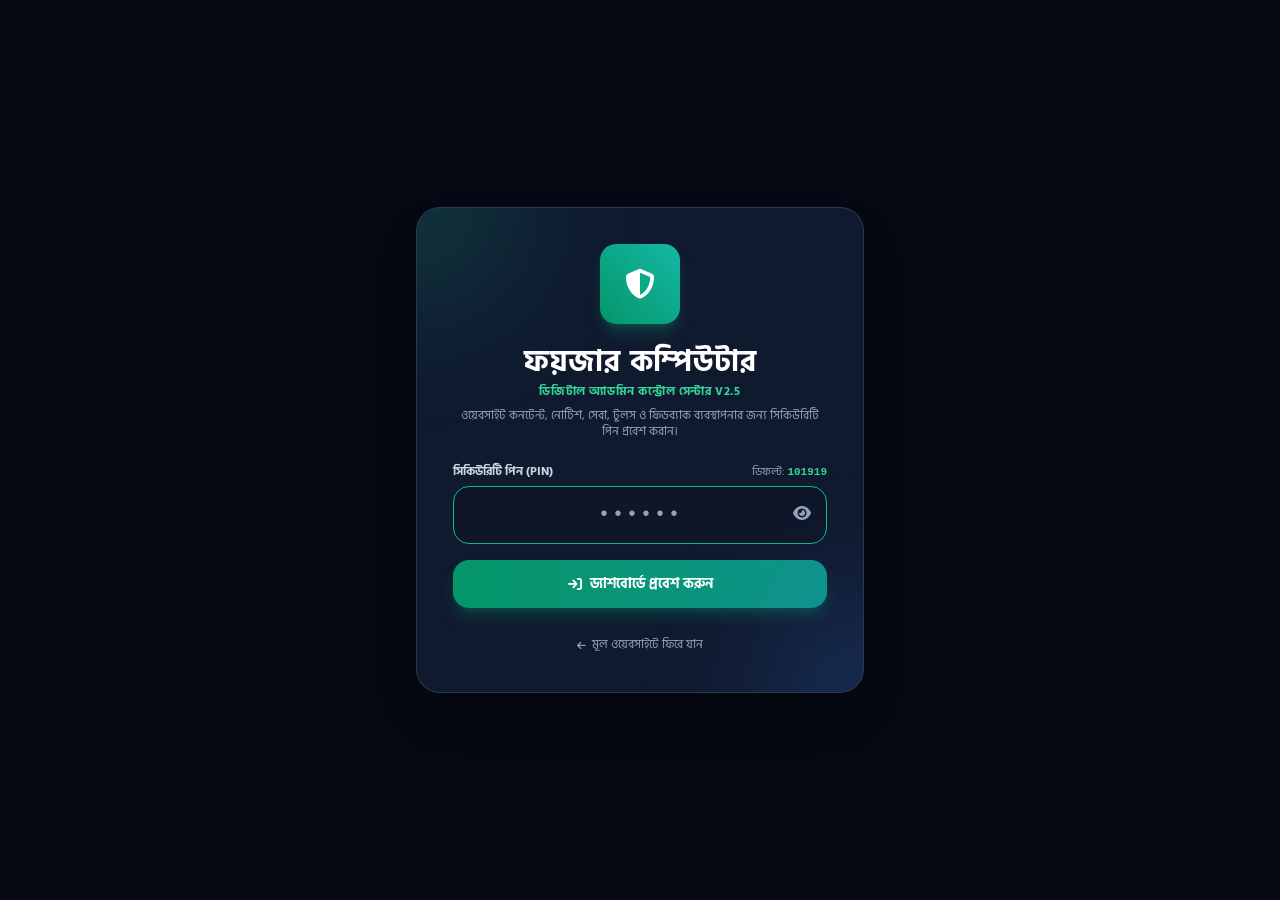
<file: admin.html>
<!DOCTYPE html>
<html lang="bn" class="dark scroll-smooth">
<head>
  <meta charset="UTF-8">
  <meta name="viewport" content="width=device-width, initial-scale=1.0">
  <title>ডিজিটাল অ্যাডমিন কন্ট্রোল সেন্টার | ফয়জার কম্পিউটার</title>
  <meta name="robots" content="noindex, nofollow">
  
  <!-- Google Fonts: Hind Siliguri -->
  <link rel="stylesheet" href="css/google-fonts.css">
  
  <!-- FontAwesome 6 -->
  <link rel="stylesheet" href="css/font-awesome/all.min.css">
  
  <!-- Tailwind CSS CDN -->
  <script src="js/vendor/tailwindcss.js"></script>
  <script src="js/offline-data.js"></script>
  <script>
    tailwind.config = {
      darkMode: 'class',
      theme: {
        extend: {
          colors: {
            brandGreen: '#047857',
            brandGreenDark: '#065f46',
            brandEmerald: '#10b981',
            brandBlue: '#2563eb',
            brandGold: '#f59e0b',
            darkBg: '#0b1120',
            darkCard: '#131e36',
            darkBorder: '#1e293b'
          },
          fontFamily: {
            sans: ['"Hind Siliguri"', 'sans-serif'],
            display: ['"Outfit"', '"Hind Siliguri"', 'sans-serif']
          }
        }
      }
    }
  </script>
  
  <style>
    body { font-family: 'Hind Siliguri', sans-serif; }
    .custom-scrollbar::-webkit-scrollbar { width: 6px; height: 6px; }
    .custom-scrollbar::-webkit-scrollbar-track { background: rgba(15, 23, 42, 0.6); }
    .custom-scrollbar::-webkit-scrollbar-thumb { background: #334155; border-radius: 4px; }
    .custom-scrollbar::-webkit-scrollbar-thumb:hover { background: #475569; }
    .glass-card { background: rgba(19, 30, 54, 0.85); backdrop-filter: blur(12px); border: 1px solid rgba(255, 255, 255, 0.08); }
    .active-nav-tab { background: linear-gradient(135deg, #059669 0%, #047857 100%) !important; color: #ffffff !important; box-shadow: 0 4px 15px rgba(5, 150, 105, 0.35); }
    .tab-badge-active { background: rgba(255,255,255,0.25) !important; color: #ffffff !important; }
  </style>
</head>

<body class="bg-[#080d1a] text-slate-100 min-h-screen flex flex-col font-sans antialiased selection:bg-emerald-500 selection:text-white custom-scrollbar">

  <!-- =========================================================================
       ১. সিকিউরিটি পিন লক স্ক্রিন (PIN Security Gate)
       ========================================================================= -->
  <div id="admin-login-screen" class="fixed inset-0 z-50 bg-[#060a14]/95 backdrop-blur-xl flex items-center justify-center p-4">
    <div class="max-w-md w-full glass-card rounded-3xl p-8 sm:p-9 shadow-2xl border border-slate-700/80 text-center relative overflow-hidden">
      <div class="absolute -top-24 -left-24 w-48 h-48 bg-emerald-500/20 rounded-full blur-3xl pointer-events-none"></div>
      <div class="absolute -bottom-24 -right-24 w-48 h-48 bg-blue-500/20 rounded-full blur-3xl pointer-events-none"></div>

      <div class="w-20 h-20 rounded-2xl bg-gradient-to-tr from-emerald-600 to-teal-500 text-white mx-auto flex items-center justify-center text-3xl mb-5 shadow-lg shadow-emerald-500/25">
        <i class="fas fa-shield-halved"></i>
      </div>
      
      <h2 class="text-2xl sm:text-3xl font-black text-white tracking-wide">ফয়জার কম্পিউটার</h2>
      <p class="text-xs text-emerald-400 font-extrabold mt-1 uppercase tracking-wider">ডিজিটাল অ্যাডমিন কন্ট্রোল সেন্টার v2.5</p>
      <p class="text-xs text-slate-400 mt-2 mb-6">ওয়েবসাইট কনটেন্ট, নোটিশ, সেবা, টুলস ও ফিডব্যাক ব্যবস্থাপনার জন্য সিকিউরিটি পিন প্রবেশ করান।</p>
      
      <form id="admin-login-form" class="space-y-4 text-left">
        <div>
          <label for="admin-pin-input" class="block text-xs font-bold text-slate-300 mb-1.5 flex items-center justify-between">
            <span>সিকিউরিটি পিন (PIN)</span>
            <span class="text-[11px] text-slate-400 font-normal">ডিফল্ট: <strong class="text-emerald-400 font-mono">101919</strong></span>
          </label>
          <div class="relative">
            <input 
              type="password" 
              id="admin-pin-input" 
              placeholder="••••••" 
              required
              autofocus
              class="w-full bg-slate-900/90 border border-slate-700 focus:border-emerald-500 text-white rounded-2xl px-4 py-3.5 text-center text-xl tracking-widest font-mono focus:outline-none transition shadow-inner"
            >
            <button type="button" onclick="togglePinVisibility()" class="absolute right-4 top-4 text-slate-400 hover:text-white transition">
              <i id="pin-eye-icon" class="fas fa-eye"></i>
            </button>
          </div>
        </div>

        <div id="login-error-msg" class="hidden text-xs text-rose-400 bg-rose-950/60 border border-rose-800/80 p-2.5 rounded-xl font-bold text-center">
          <i class="fas fa-circle-exclamation"></i> সঠিক পিন প্রবেশ করান!
        </div>
        
        <button type="submit" class="w-full bg-gradient-to-r from-emerald-600 to-teal-600 hover:from-emerald-500 hover:to-teal-500 text-white font-extrabold py-3.5 rounded-2xl shadow-lg shadow-emerald-600/30 transition flex items-center justify-center gap-2 text-sm">
          <i class="fas fa-arrow-right-to-bracket"></i> ড্যাশবোর্ডে প্রবেশ করুন
        </button>
        
        <div class="pt-2 text-center">
          <a href="index.html" class="text-xs text-slate-400 hover:text-slate-200 transition inline-flex items-center gap-1.5">
            <i class="fas fa-arrow-left text-[10px]"></i> মূল ওয়েবসাইটে ফিরে যান
          </a>
        </div>
      </form>
      
    </div>
  </div>

  <!-- =========================================================================
       ২. মূল অ্যাডমিন ড্যাশবোর্ড ইন্টারফেস (Admin Dashboard Interface)
       ========================================================================= -->
  <div id="admin-dashboard" class="hidden flex-1 flex flex-col">
    
    <!-- Top Header -->
    <header class="bg-[#0d1527] border-b border-slate-800/80 sticky top-0 z-30 shadow-xl backdrop-blur-md">
      <div class="container mx-auto max-w-7xl px-4 py-3 flex flex-wrap items-center justify-between gap-3">
        
        <!-- Left Brand Info -->
        <div class="flex items-center gap-3">
          <div class="w-10 h-10 rounded-xl bg-gradient-to-br from-emerald-600 to-teal-600 text-white flex items-center justify-center text-lg font-black shadow-md shadow-emerald-600/20">
            <i class="fas fa-laptop-code"></i>
          </div>
          <div>
            <div class="text-sm sm:text-base font-black text-white flex items-center gap-2">
              <span>ফয়জার কম্পিউটার অ্যাডমিন স্যুট</span>
              <span class="text-[10px] px-2 py-0.5 rounded-full bg-emerald-500/20 text-emerald-300 border border-emerald-500/30 font-bold hidden sm:inline-block">লাইভ কন্ট্রোল</span>
            </div>
            <div class="text-[11px] text-slate-400 flex items-center gap-2">
              <span>ফুলবাড়ী সরকারি কলেজ গেট, দিনাজপুর</span>
              <span class="w-1 h-1 rounded-full bg-slate-600"></span>
              <span id="live-server-status" class="text-emerald-400 font-semibold flex items-center gap-1"><i class="fas fa-circle text-[8px] animate-pulse"></i> সার্ভার সিঙ্ক সচল</span>
            </div>
          </div>
        </div>
        
        <!-- Right Actions -->
        <div class="flex items-center gap-2">
          <button onclick="saveAllToServer()" title="এক ক্লিকে সমস্ত পরিবর্তন সার্ভারে সংরক্ষণ করুন" class="inline-flex items-center gap-1.5 text-xs font-black bg-gradient-to-r from-emerald-600 to-teal-600 hover:from-emerald-500 hover:to-teal-500 text-white px-3.5 py-2 rounded-xl shadow-md transition border border-emerald-400/30">
            <i class="fas fa-floppy-disk"></i> 
            <span class="hidden sm:inline">সব সেভ করুন</span>
          </button>

          <button onclick="syncToGitHubFromAdmin()" title="১-ক্লিকে গিটহাবে সমস্ত ফাইল আপলোড ও লাইভ করুন" class="inline-flex items-center gap-1.5 text-xs font-black bg-gradient-to-r from-purple-700 to-indigo-700 hover:from-purple-600 hover:to-indigo-600 text-white px-3.5 py-2 rounded-xl shadow-md transition border border-purple-400/40">
            <i class="fab fa-github text-sm"></i> 
            <span class="hidden sm:inline">গিটহাবে আপডেট</span>
          </button>

          <a href="result-admin.html" target="_blank" class="inline-flex items-center gap-1.5 text-xs font-bold bg-emerald-950/80 hover:bg-emerald-900 text-emerald-300 px-3 py-2 rounded-xl transition border border-emerald-700 shadow-sm">
            <i class="fas fa-graduation-cap text-amber-400 text-[11px]"></i> 
            <span class="hidden md:inline">রেজাল্ট অ্যাডমিন</span>
          </a>

          <a href="index.html" target="_blank" class="inline-flex items-center gap-1.5 text-xs font-bold bg-slate-800 hover:bg-slate-700 text-slate-200 px-3 py-2 rounded-xl transition border border-slate-700 shadow-sm">
            <i class="fas fa-arrow-up-right-from-square text-amber-400 text-[11px]"></i> 
            <span class="hidden md:inline">সাইট দেখুন</span>
          </a>

          <button onclick="openChangePinModal()" title="অ্যাডমিন পিন পরিবর্তন করুন" class="text-xs font-bold bg-slate-800 hover:bg-slate-700 text-slate-300 border border-slate-700 p-2 rounded-xl transition">
            <i class="fas fa-key text-amber-400"></i>
          </button>

          <button onclick="adminLogout()" title="লগআউট" class="text-xs font-bold bg-rose-950/60 hover:bg-rose-900 text-rose-300 border border-rose-800/80 px-3 py-2 rounded-xl transition flex items-center gap-1">
            <i class="fas fa-power-off text-xs"></i> 
            <span class="hidden sm:inline">লগআউট</span>
          </button>
        </div>

      </div>
    </header>

    <!-- Main Admin Container with Sidebar & Content -->
    <main class="container mx-auto max-w-7xl px-4 py-5 flex-1 space-y-5">
      
      <!-- ৮টি স্মার্ট নেভিগেশন ট্যাব বার (Modern Tab Navigation) -->
      <div class="grid grid-cols-2 sm:grid-cols-4 lg:grid-cols-8 gap-2 bg-[#0c1425] p-2 rounded-2xl border border-slate-800 shadow-lg">
        
        <!-- ট্যাব ১: ড্যাশবোর্ড -->
        <button id="tab-btn-dashboard" onclick="switchAdminTab('dashboard')" class="active-nav-tab p-2.5 rounded-xl transition flex flex-col items-center justify-center gap-1 text-center font-bold text-xs">
          <i class="fas fa-chart-pie text-sm"></i>
          <span>ড্যাশবোর্ড</span>
        </button>

        <!-- ট্যাব ২: সেকশন ও টেক্সট এডিটর -->
        <button id="tab-btn-site" onclick="switchAdminTab('site')" class="p-2.5 rounded-xl text-slate-300 hover:bg-slate-800 transition flex flex-col items-center justify-center gap-1 text-center font-bold text-xs">
          <i class="fas fa-pen-ruler text-sm text-cyan-400"></i>
          <span>সেকশন কনটেন্ট</span>
        </button>

        <!-- ট্যাব ৩: নোটিশ ম্যানেজমেন্ট -->
        <button id="tab-btn-notices" onclick="switchAdminTab('notices')" class="p-2.5 rounded-xl text-slate-300 hover:bg-slate-800 transition flex flex-col items-center justify-center gap-1 text-center font-bold text-xs relative">
          <i class="fas fa-bullhorn text-sm text-blue-400"></i>
          <span>নোটিশসমূহ</span>
          <span id="tab-badge-notices" class="text-[9px] px-1.5 py-0.2 rounded-full bg-slate-800 text-blue-300 border border-blue-500/30">0</span>
        </button>

        <!-- ট্যাব ৪: সেবাসমূহ ও ফি -->
        <button id="tab-btn-services" onclick="switchAdminTab('services')" class="p-2.5 rounded-xl text-slate-300 hover:bg-slate-800 transition flex flex-col items-center justify-center gap-1 text-center font-bold text-xs relative">
          <i class="fas fa-layer-group text-sm text-emerald-400"></i>
          <span>সেবাসমূহ ও ফি</span>
          <span id="tab-badge-services" class="text-[9px] px-1.5 py-0.2 rounded-full bg-slate-800 text-emerald-300 border border-emerald-500/30">0</span>
        </button>

        <!-- ট্যাব ৫: চেকলিস্ট ক্যালকুলেটর -->
        <button id="tab-btn-checklist" onclick="switchAdminTab('checklist')" class="p-2.5 rounded-xl text-slate-300 hover:bg-slate-800 transition flex flex-col items-center justify-center gap-1 text-center font-bold text-xs relative">
          <i class="fas fa-clipboard-check text-sm text-teal-400"></i>
          <span>চেকলিস্ট সেটিংস</span>
          <span id="tab-badge-checklist" class="text-[9px] px-1.5 py-0.2 rounded-full bg-slate-800 text-teal-300 border border-teal-500/30">0</span>
        </button>

        <!-- ট্যাব ৬: টুলস ও বানান সংশোধন -->
        <button id="tab-btn-tools" onclick="switchAdminTab('tools')" class="p-2.5 rounded-xl text-slate-300 hover:bg-slate-800 transition flex flex-col items-center justify-center gap-1 text-center font-bold text-xs relative">
          <i class="fas fa-wand-magic-sparkles text-sm text-amber-400"></i>
          <span>টুলস ও অভিধান</span>
          <span id="tab-badge-dict" class="text-[9px] px-1.5 py-0.2 rounded-full bg-slate-800 text-amber-300 border border-amber-500/30">0</span>
        </button>

        <!-- ট্যাব ৭: গ্রাহক মতামত ও রিভিউ -->
        <button id="tab-btn-feedbacks" onclick="switchAdminTab('feedbacks')" class="p-2.5 rounded-xl text-slate-300 hover:bg-slate-800 transition flex flex-col items-center justify-center gap-1 text-center font-bold text-xs relative">
          <i class="fas fa-comments text-sm text-rose-400"></i>
          <span>গ্রাহক মতামত</span>
          <span id="tab-badge-feedbacks" class="text-[9px] px-1.5 py-0.2 rounded-full bg-rose-950 text-rose-300 border border-rose-500/40">0</span>
        </button>

        <!-- ট্যাব ৮: চাকরি প্রার্থী ডাটাবেজ (এক্সটেনশন সিঙ্ক) -->
        <button id="tab-btn-candidates" onclick="switchAdminTab('candidates')" class="p-2.5 rounded-xl text-slate-300 hover:bg-slate-800 transition flex flex-col items-center justify-center gap-1 text-center font-bold text-xs relative">
          <i class="fas fa-users-viewfinder text-sm text-lime-400"></i>
          <span>চাকরি প্রার্থী</span>
          <span id="tab-badge-candidates" class="text-[9px] px-1.5 py-0.2 rounded-full bg-slate-800 text-lime-300 border border-lime-500/30">0</span>
        </button>

        <!-- ট্যাব ৮: ব্যাকআপ ও রিস্টোর -->
        <button id="tab-btn-backup" onclick="switchAdminTab('backup')" class="p-2.5 rounded-xl text-slate-300 hover:bg-slate-800 transition flex flex-col items-center justify-center gap-1 text-center font-bold text-xs">
          <i class="fas fa-database text-sm text-purple-400"></i>
          <span>ব্যাকআপ ডেটা</span>
        </button>

      </div>

      <!-- =====================================================================
           প্যানেল ১: ড্যাশবোর্ড ওভারভিউ (Dashboard Overview & Analytics)
           ===================================================================== -->
      <div id="panel-dashboard" class="space-y-6">
        
        <!-- Welcome Hero Banner -->
        <div class="glass-card rounded-3xl p-6 sm:p-7 relative overflow-hidden border border-emerald-500/30">
          <div class="absolute -right-10 -bottom-10 w-60 h-60 bg-emerald-500/10 rounded-full blur-3xl pointer-events-none"></div>
          <div class="flex flex-col sm:flex-row items-start sm:items-center justify-between gap-4 relative z-10">
            <div>
              <span class="inline-block text-[11px] font-extrabold px-3 py-1 rounded-full bg-emerald-500/20 text-emerald-300 border border-emerald-500/30 mb-2">
                অভ্যন্তরীণ নিয়ন্ত্রণ কেন্দ্র
              </span>
              <h2 class="text-2xl sm:text-3xl font-black text-white">স্বাগতম, অ্যাডমিন প্যানেলে!</h2>
              <p class="text-xs sm:text-sm text-slate-300 mt-1 max-w-2xl">
                এখান থেকে আপনি খুব সহজেই পুরো ওয়েবসাইটের প্রতিটি সেকশনের লেখা, নোটিশ বুলেটিন, সেবাসমূহ ও সরকারি ফি তালিকা, চেকলিস্ট এবং কনভার্টারের বানান সংশোধনসহ গ্রাহকদের পাঠানো মতামত পরিচালনা করতে পারবেন।
              </p>
            </div>
            <div class="flex items-center gap-2.5 flex-shrink-0">
              <button onclick="saveAllToServer()" class="bg-gradient-to-r from-emerald-600 to-teal-600 hover:from-emerald-500 hover:to-teal-500 text-white font-extrabold text-xs px-4 py-3 rounded-2xl shadow-lg transition flex items-center gap-2">
                <i class="fas fa-cloud-arrow-up"></i> ডেটা সিঙ্ক করুন
              </button>
            </div>
          </div>
        </div>

        <!-- 5 Key Metric Cards -->
        <div class="grid grid-cols-2 md:grid-cols-3 lg:grid-cols-5 gap-3 sm:gap-4">
          <div onclick="switchAdminTab('notices')" class="glass-card rounded-2xl p-4 sm:p-5 border-l-4 border-blue-500 cursor-pointer hover:border-blue-400 transition">
            <div class="flex items-center justify-between">
              <span class="text-xs font-bold text-slate-400">সক্রিয় নোটিশ</span>
              <span class="w-9 h-9 rounded-xl bg-blue-500/20 text-blue-400 flex items-center justify-center text-sm"><i class="fas fa-bullhorn"></i></span>
            </div>
            <div id="stat-notices-count" class="text-2xl sm:text-3xl font-black text-white mt-2">0 টি</div>
            <div class="text-[11px] text-blue-300 font-semibold mt-1">চাকরি ও কলেজ</div>
          </div>

          <div onclick="switchAdminTab('services')" class="glass-card rounded-2xl p-4 sm:p-5 border-l-4 border-emerald-500 cursor-pointer hover:border-emerald-400 transition">
            <div class="flex items-center justify-between">
              <span class="text-xs font-bold text-slate-400">মোট সেবাসমূহ</span>
              <span class="w-9 h-9 rounded-xl bg-emerald-500/20 text-emerald-400 flex items-center justify-center text-sm"><i class="fas fa-layer-group"></i></span>
            </div>
            <div id="stat-services-count" class="text-2xl sm:text-3xl font-black text-white mt-2">0 টি</div>
            <div class="text-[11px] text-emerald-300 font-semibold mt-1">ভূমি ও অনলাইন</div>
          </div>

          <div onclick="switchAdminTab('checklist')" class="glass-card rounded-2xl p-4 sm:p-5 border-l-4 border-teal-500 cursor-pointer hover:border-teal-400 transition">
            <div class="flex items-center justify-between">
              <span class="text-xs font-bold text-slate-400">চেকলিস্ট সেবা</span>
              <span class="w-9 h-9 rounded-xl bg-teal-500/20 text-teal-400 flex items-center justify-center text-sm"><i class="fas fa-clipboard-check"></i></span>
            </div>
            <div id="stat-checklist-count" class="text-2xl sm:text-3xl font-black text-white mt-2">0 টি</div>
            <div class="text-[11px] text-teal-300 font-semibold mt-1">ঘূর্ণায়মান চেকলিস্ট</div>
          </div>

          <div onclick="switchAdminTab('feedbacks')" class="glass-card rounded-2xl p-4 sm:p-5 border-l-4 border-rose-500 cursor-pointer hover:border-rose-400 transition">
            <div class="flex items-center justify-between">
              <span class="text-xs font-bold text-slate-400">গ্রাহক মতামত</span>
              <span class="w-9 h-9 rounded-xl bg-rose-500/20 text-rose-400 flex items-center justify-center text-sm"><i class="fas fa-comments"></i></span>
            </div>
            <div id="stat-feedbacks-count" class="text-2xl sm:text-3xl font-black text-white mt-2">0 টি</div>
            <div id="stat-feedbacks-sub" class="text-[11px] text-rose-300 font-semibold mt-1">অপেক্ষারত মতামত</div>
          </div>

          <div onclick="switchAdminTab('candidates')" class="glass-card rounded-2xl p-4 sm:p-5 border-l-4 border-lime-500 cursor-pointer hover:border-lime-400 transition col-span-2 sm:col-span-1">
            <div class="flex items-center justify-between">
              <span class="text-xs font-bold text-slate-400">চাকরি প্রার্থী</span>
              <span class="w-9 h-9 rounded-xl bg-lime-500/20 text-lime-400 flex items-center justify-center text-sm"><i class="fas fa-users-viewfinder"></i></span>
            </div>
            <div id="stat-candidates-count" class="text-2xl sm:text-3xl font-black text-lime-300 mt-2">0 টি</div>
            <div class="text-[11px] text-lime-400 font-semibold mt-1">এক্সটেনশন ডেটাবেজ</div>
          </div>
        </div>

        <!-- Quick Management Shortcuts -->
        <div class="grid grid-cols-1 md:grid-cols-3 gap-4">
          <div onclick="switchAdminTab('site')" class="glass-card rounded-2xl p-5 hover:border-emerald-500/50 transition cursor-pointer group">
            <div class="w-10 h-10 rounded-xl bg-cyan-500/20 text-cyan-400 flex items-center justify-center text-lg mb-3 group-hover:scale-110 transition">
              <i class="fas fa-pen-to-square"></i>
            </div>
            <h4 class="text-sm font-bold text-white mb-1">ওয়েবসাইট কনটেন্ট এডিটর</h4>
            <p class="text-xs text-slate-400">দোকানের মোবাইল নম্বর, সময়সূচী, ঠিকানা ও ব্যানার টেক্সট পরিবর্তন করুন।</p>
          </div>

          <div onclick="openNoticeModal()" class="glass-card rounded-2xl p-5 hover:border-blue-500/50 transition cursor-pointer group">
            <div class="w-10 h-10 rounded-xl bg-blue-500/20 text-blue-400 flex items-center justify-center text-lg mb-3 group-hover:scale-110 transition">
              <i class="fas fa-circle-plus"></i>
            </div>
            <h4 class="text-sm font-bold text-white mb-1">নতুন চাকরির/কলেজ নোটিশ যোগ</h4>
            <p class="text-xs text-slate-400">নতুন নিয়োগ বিজ্ঞপ্তি বা ভর্তি বিজ্ঞপ্তির পিডিএফ লিংকসহ নোটিশ যুক্ত করুন।</p>
          </div>

          <div onclick="switchAdminTab('feedbacks')" class="glass-card rounded-2xl p-5 hover:border-rose-500/50 transition cursor-pointer group">
            <div class="w-10 h-10 rounded-xl bg-rose-500/20 text-rose-400 flex items-center justify-center text-lg mb-3 group-hover:scale-110 transition">
              <i class="fas fa-user-check"></i>
            </div>
            <h4 class="text-sm font-bold text-white mb-1">গ্রাহকের মতামত যাচাই-বাছাই</h4>
            <p class="text-xs text-slate-400">গ্রাহকদের পাঠানো মন্তব্য অনুমোদন বা পর্যালোচনা করুন।</p>
          </div>
        </div>

      </div>

      <!-- =====================================================================
           প্যানেল ২: ওয়েবসাইট ও সেকশন কনটেন্ট এডিটর (Site & Sections Editor)
           ===================================================================== -->
      <div id="panel-site" class="hidden space-y-6">
        
        <div class="bg-gradient-to-r from-cyan-950/80 via-slate-900 to-slate-900 border border-cyan-500/30 p-5 rounded-3xl shadow-lg flex flex-col sm:flex-row items-start sm:items-center justify-between gap-4">
          <div>
            <h3 class="text-lg font-black text-white flex items-center gap-2">
              <i class="fas fa-sliders text-cyan-400"></i> পুরো ওয়েবসাইটের তথ্য ও সেকশন এডিটর
            </h3>
            <p class="text-xs text-slate-300 mt-1">দোকানের যোগাযোগের তথ্য, সময়সূচী, হিরো ব্যানার ও সেকশন দৃশ্যমানতা কনফিগার করুন।</p>
          </div>
          <button onclick="saveSiteConfig()" class="bg-gradient-to-r from-emerald-600 to-teal-600 hover:from-emerald-500 hover:to-teal-500 text-white font-extrabold text-xs px-5 py-3 rounded-2xl shadow-lg transition flex items-center gap-2">
            <i class="fas fa-floppy-disk"></i> কনফিগারেশন সেভ করুন
          </button>
        </div>

        <div class="grid grid-cols-1 lg:grid-cols-2 gap-6">
          
          <!-- দোকানের পরিচিতি ও কন্টাক্ট ইনফো -->
          <div class="glass-card rounded-2xl p-5 space-y-4">
            <h4 class="text-sm font-bold text-emerald-400 flex items-center gap-2 border-b border-slate-800 pb-2">
              <i class="fas fa-store"></i> দোকানের মূল তথ্য ও যোগাযোগ
            </h4>

            <div>
              <label class="block text-xs font-bold text-slate-400 mb-1">দোকানের নাম</label>
              <input type="text" id="cfg-shop-name" class="w-full bg-slate-900 border border-slate-700 rounded-xl px-3 py-2.5 text-xs text-white focus:border-emerald-500 focus:outline-none">
            </div>

            <div>
              <label class="block text-xs font-bold text-slate-400 mb-1">ট্যাগলাইন / উপ-শিরোনাম</label>
              <input type="text" id="cfg-shop-tagline" class="w-full bg-slate-900 border border-slate-700 rounded-xl px-3 py-2.5 text-xs text-white focus:border-emerald-500 focus:outline-none">
            </div>

            <div class="grid grid-cols-1 sm:grid-cols-2 gap-3">
              <div>
                <label class="block text-xs font-bold text-slate-400 mb-1">মোবাইল কল নম্বর</label>
                <input type="text" id="cfg-shop-phone" class="w-full bg-slate-900 border border-slate-700 rounded-xl px-3 py-2.5 text-xs text-white focus:border-emerald-500 focus:outline-none">
              </div>
              <div>
                <label class="block text-xs font-bold text-slate-400 mb-1">হোয়াটসঅ্যাপ নম্বর (আন্তর্জাতিক কোডসহ)</label>
                <input type="text" id="cfg-shop-whatsapp" class="w-full bg-slate-900 border border-slate-700 rounded-xl px-3 py-2.5 text-xs text-white focus:border-emerald-500 focus:outline-none">
              </div>
            </div>

            <div>
              <label class="block text-xs font-bold text-slate-400 mb-1">দোকানের ঠিকানা</label>
              <textarea id="cfg-shop-address" rows="2" class="w-full bg-slate-900 border border-slate-700 rounded-xl px-3 py-2.5 text-xs text-white focus:border-emerald-500 focus:outline-none"></textarea>
            </div>

            <div>
              <label class="block text-xs font-bold text-slate-400 mb-1">গুগল ম্যাপ এমবেড বা লোকেশন লিঙ্ক</label>
              <input type="text" id="cfg-shop-mapurl" class="w-full bg-slate-900 border border-slate-700 rounded-xl px-3 py-2.5 text-xs text-white focus:border-emerald-500 focus:outline-none">
            </div>

            <div class="grid grid-cols-1 sm:grid-cols-2 gap-3">
              <div>
                <label class="block text-xs font-bold text-slate-400 mb-1">স্বত্বাধিকারীর নাম</label>
                <input type="text" id="cfg-shop-proprietor" class="w-full bg-slate-900 border border-slate-700 rounded-xl px-3 py-2.5 text-xs text-white focus:border-emerald-500 focus:outline-none">
              </div>
              <div>
                <label class="block text-xs font-bold text-slate-400 mb-1">অনুমতি পত্র নং</label>
                <input type="text" id="cfg-shop-approval" class="w-full bg-slate-900 border border-slate-700 rounded-xl px-3 py-2.5 text-xs text-white focus:border-emerald-500 focus:outline-none">
              </div>
            </div>
          </div>

          <!-- সময়সূচী, টপ অ্যানাউন্সমেন্ট ও হিরো ব্যানার -->
          <div class="glass-card rounded-2xl p-5 space-y-4">
            <h4 class="text-sm font-bold text-amber-400 flex items-center gap-2 border-b border-slate-800 pb-2">
              <i class="fas fa-bullhorn"></i> ব্যানার, সময়সূচী ও নোটিফিকেশন বার
            </h4>

            <div>
              <label class="block text-xs font-bold text-slate-400 mb-1">টপ অ্যানাউন্সমেন্ট বার টেক্সট</label>
              <input type="text" id="cfg-shop-announcement" class="w-full bg-slate-900 border border-slate-700 rounded-xl px-3 py-2.5 text-xs text-white focus:border-emerald-500 focus:outline-none">
            </div>

            <div class="grid grid-cols-1 sm:grid-cols-2 gap-3">
              <div>
                <label class="block text-xs font-bold text-slate-400 mb-1">সাপ্তাহিক সময়সূচী (শনি - বৃহ)</label>
                <input type="text" id="cfg-hours-weekdays" class="w-full bg-slate-900 border border-slate-700 rounded-xl px-3 py-2.5 text-xs text-white focus:border-emerald-500 focus:outline-none">
              </div>
              <div>
                <label class="block text-xs font-bold text-slate-400 mb-1">শুক্রবার সময়সূচী</label>
                <input type="text" id="cfg-hours-friday" class="w-full bg-slate-900 border border-slate-700 rounded-xl px-3 py-2.5 text-xs text-white focus:border-emerald-500 focus:outline-none">
              </div>
            </div>

            <div>
              <label class="block text-xs font-bold text-slate-400 mb-1">হিরো ব্যানার ব্যাজ</label>
              <input type="text" id="cfg-hero-badge" class="w-full bg-slate-900 border border-slate-700 rounded-xl px-3 py-2.5 text-xs text-white focus:border-emerald-500 focus:outline-none">
            </div>

            <div>
              <label class="block text-xs font-bold text-slate-400 mb-1">হিরো মূল শিরোনাম</label>
              <input type="text" id="cfg-hero-title" class="w-full bg-slate-900 border border-slate-700 rounded-xl px-3 py-2.5 text-xs text-white focus:border-emerald-500 focus:outline-none">
            </div>

            <div>
              <label class="block text-xs font-bold text-slate-400 mb-1">হিরো সাবটাইটেল / বিবরণ</label>
              <textarea id="cfg-hero-subtitle" rows="3" class="w-full bg-slate-900 border border-slate-700 rounded-xl px-3 py-2.5 text-xs text-white focus:border-emerald-500 focus:outline-none"></textarea>
            </div>

            <!-- সেকশন দৃশ্যমানতা কন্ট্রোল -->
            <div class="pt-2 border-t border-slate-800">
              <label class="block text-xs font-bold text-slate-300 mb-2">হোমপেজ সেকশন কন্ট্রোল (অন/অফ)</label>
              <div class="grid grid-cols-2 gap-2 text-xs">
                <label class="flex items-center gap-2 p-2 bg-slate-900/60 rounded-xl cursor-pointer">
                  <input type="checkbox" id="cfg-sec-notices" class="rounded text-emerald-600 focus:ring-0">
                  <span>হিরো নোটিশ বুলেটিন</span>
                </label>
                <label class="flex items-center gap-2 p-2 bg-slate-900/60 rounded-xl cursor-pointer">
                  <input type="checkbox" id="cfg-sec-checklist" class="rounded text-emerald-600 focus:ring-0">
                  <span>চেকলিস্ট ক্যালকুলেটর</span>
                </label>
                <label class="flex items-center gap-2 p-2 bg-slate-900/60 rounded-xl cursor-pointer">
                  <input type="checkbox" id="cfg-sec-services" class="rounded text-emerald-600 focus:ring-0">
                  <span>আমাদের সেবাসমূহ</span>
                </label>
                <label class="flex items-center gap-2 p-2 bg-slate-900/60 rounded-xl cursor-pointer">
                  <input type="checkbox" id="cfg-sec-tools" class="rounded text-emerald-600 focus:ring-0">
                  <span>টুলস গেটওয়ে</span>
                </label>
                <label class="flex items-center gap-2 p-2 bg-slate-900/60 rounded-xl cursor-pointer">
                  <input type="checkbox" id="cfg-sec-quickform" class="rounded text-emerald-600 focus:ring-0">
                  <span>অনলাইন রিকুয়েস্ট ফর্ম</span>
                </label>
                <label class="flex items-center gap-2 p-2 bg-slate-900/60 rounded-xl cursor-pointer">
                  <input type="checkbox" id="cfg-sec-feedback" class="rounded text-emerald-600 focus:ring-0">
                  <span>গ্রাহক মতামত ফর্ম</span>
                </label>
              </div>
            </div>

          </div>

        </div>

      </div>

      <!-- =====================================================================
           প্যানেল ৩: নোটিশ ম্যানেজমেন্ট (Notices Management)
           ===================================================================== -->
      <div id="panel-notices" class="hidden space-y-4">
        
        <div class="bg-gradient-to-r from-blue-950/80 via-slate-900 to-slate-900 border border-blue-500/30 p-5 rounded-3xl shadow-lg flex flex-col sm:flex-row items-start sm:items-center justify-between gap-4">
          <div>
            <h3 class="text-lg font-black text-white flex items-center gap-2">
              <i class="fas fa-bullhorn text-blue-400"></i> নোটিশ ও চাকরির সার্কুলার ম্যানেজমেন্ট
            </h3>
            <p class="text-xs text-slate-300 mt-1">চাকরির আবেদন এবং ফুলবাড়ী কলেজসহ সকল শিক্ষা প্রতিষ্ঠানের নোটিশ যোগ, এডিট ও নিয়ন্ত্রণ করুন।</p>
          </div>
          <button onclick="openNoticeModal()" class="bg-gradient-to-r from-blue-600 to-cyan-600 hover:from-blue-500 hover:to-cyan-500 text-white font-extrabold text-xs px-5 py-3 rounded-2xl shadow-lg transition flex items-center gap-2">
            <i class="fas fa-plus-circle"></i> নতুন নোটিশ যুক্ত করুন
          </button>
        </div>

        <!-- Filter & Search Bar -->
        <div class="glass-card p-3.5 rounded-2xl flex flex-col sm:flex-row items-center justify-between gap-3">
          <div class="flex items-center gap-2 w-full sm:w-auto overflow-x-auto pb-1 sm:pb-0">
            <button onclick="filterNotices('all')" id="n-filter-all" class="px-3 py-1.5 rounded-xl text-xs font-bold bg-blue-600 text-white">সকল নোটিশ</button>
            <button onclick="filterNotices('jobs')" id="n-filter-jobs" class="px-3 py-1.5 rounded-xl text-xs font-bold bg-slate-800 text-slate-300 hover:bg-slate-700">💼 সরকারি/বেসরকারি চাকরি</button>
            <button onclick="filterNotices('college')" id="n-filter-college" class="px-3 py-1.5 rounded-xl text-xs font-bold bg-slate-800 text-slate-300 hover:bg-slate-700">🎓 স্কুল ও কলেজ</button>
          </div>
          <div class="relative w-full sm:w-72">
            <i class="fas fa-search absolute left-3 top-1/2 -translate-y-1/2 text-slate-400 text-xs"></i>
            <input type="text" id="search-notices-input" onkeyup="renderAdminNotices()" placeholder="নোটিশ খুঁজুন..." class="w-full bg-slate-900 border border-slate-700 rounded-xl pl-8 pr-3 py-2 text-xs text-white focus:border-blue-500 focus:outline-none">
          </div>
        </div>

        <!-- Notices Grid / List -->
        <div id="admin-notices-container" class="grid grid-cols-1 md:grid-cols-2 lg:grid-cols-3 gap-4">
          <!-- Populated via JS -->
        </div>

      </div>

      <!-- =====================================================================
           প্যানেল ৪: সেবাসমূহ ও ফি তালিকা (Services & Fee Catalog Management)
           ===================================================================== -->
      <div id="panel-services" class="hidden space-y-4">
        
        <div class="bg-gradient-to-r from-emerald-950/80 via-slate-900 to-slate-900 border border-emerald-500/30 p-5 rounded-3xl shadow-lg flex flex-col sm:flex-row items-start sm:items-center justify-between gap-4">
          <div>
            <h3 class="text-lg font-black text-white flex items-center gap-2">
              <i class="fas fa-layer-group text-emerald-400"></i> সেবাসমূহ, সরকারি ফি ও ডকুমেন্টস ক্যাটালগ
            </h3>
            <p class="text-xs text-slate-300 mt-1">১৯টি ডিজিটাল সেবার সরকারি ফি, দোকানের চার্জ এবং প্রয়োজনীয় কাগজপত্রের তালিকা আপডেট করুন বা নতুন সেবা যোগ করুন।</p>
          </div>
          <button onclick="openServiceModal()" class="bg-gradient-to-r from-emerald-600 to-teal-600 hover:from-emerald-500 hover:to-teal-500 text-white font-extrabold text-xs px-5 py-3 rounded-2xl shadow-lg transition flex items-center gap-2">
            <i class="fas fa-plus-circle"></i> নতুন সেবা যোগ করুন
          </button>
        </div>

        <!-- Filter & Search Bar -->
        <div class="glass-card p-3.5 rounded-2xl flex flex-col sm:flex-row items-center justify-between gap-3">
          <div class="flex items-center gap-2 w-full sm:w-auto overflow-x-auto pb-1 sm:pb-0">
            <button onclick="filterServices('all')" id="s-filter-all" class="px-3 py-1.5 rounded-xl text-xs font-bold bg-emerald-600 text-white">সকল সেবা</button>
            <button onclick="filterServices('land')" id="s-filter-land" class="px-3 py-1.5 rounded-xl text-xs font-bold bg-slate-800 text-slate-300 hover:bg-slate-700">🏛️ ডিজিটাল ভূমিসেবা</button>
            <button onclick="filterServices('online')" id="s-filter-online" class="px-3 py-1.5 rounded-xl text-xs font-bold bg-slate-800 text-slate-300 hover:bg-slate-700">🌐 অনলাইন ও পাসপোর্ট</button>
            <button onclick="filterServices('computer')" id="s-filter-computer" class="px-3 py-1.5 rounded-xl text-xs font-bold bg-slate-800 text-slate-300 hover:bg-slate-700">💻 কম্পিউটার ও স্টুডিও</button>
          </div>
          <div class="relative w-full sm:w-72">
            <i class="fas fa-search absolute left-3 top-1/2 -translate-y-1/2 text-slate-400 text-xs"></i>
            <input type="text" id="search-services-input" onkeyup="renderAdminServices()" placeholder="সেবার নাম দিয়ে খুঁজুন..." class="w-full bg-slate-900 border border-slate-700 rounded-xl pl-8 pr-3 py-2 text-xs text-white focus:border-emerald-500 focus:outline-none">
          </div>
        </div>

        <!-- Services Grid Container -->
        <div id="admin-services-container" class="grid grid-cols-1 md:grid-cols-2 lg:grid-cols-3 gap-4">
          <!-- Populated via JS -->
        </div>

      </div>

      <!-- =====================================================================
           প্যানেল ৫: চেকলিস্ট ক্যালকুলেটর সেটিংস (Checklist Settings)
           ===================================================================== -->
      <div id="panel-checklist" class="hidden space-y-4">
        
        <div class="bg-gradient-to-r from-teal-950/80 via-slate-900 to-slate-900 border border-teal-500/30 p-5 rounded-3xl shadow-lg flex flex-col sm:flex-row items-start sm:items-center justify-between gap-4">
          <div>
            <h3 class="text-lg font-black text-white flex items-center gap-2">
              <i class="fas fa-clipboard-check text-teal-400"></i> হোমপেজ চেকলিস্ট ক্যালকুলেটর কনফিগারেশন
            </h3>
            <p class="text-xs text-slate-300 mt-1">কোন কোন সেবা হোমপেজের ঘূর্ণায়মান চেকলিস্টে প্রদর্শিত হবে তা নির্বাচন করুন ও ডকুমেন্টস পরিবর্তন করুন।</p>
          </div>
          <button onclick="saveAllToServer()" class="bg-gradient-to-r from-teal-600 to-emerald-600 hover:from-teal-500 hover:to-emerald-500 text-white font-extrabold text-xs px-5 py-3 rounded-2xl shadow-lg transition flex items-center gap-2">
            <i class="fas fa-floppy-disk"></i> পরিবর্তন সেভ করুন
          </button>
        </div>

        <div class="glass-card rounded-2xl p-5 space-y-4">
          <div class="flex items-center justify-between border-b border-slate-800 pb-3">
            <div>
              <h4 class="text-sm font-bold text-white">চেকলিস্টে প্রদর্শিত সেবাসমূহ</h4>
              <p class="text-xs text-slate-400">যে সেবাগুলোতে টিক চিহ্ন দেওয়া থাকবে, শুধু সেগুলোই হোমপেজের চেকলিস্ট ক্যালকুলেটরে ঘুরবে।</p>
            </div>
            <div class="text-xs font-extrabold text-teal-400">
              <span id="checklist-selected-count">0</span> টি সেবা সক্রিয়
            </div>
          </div>

          <div id="admin-checklist-items-list" class="grid grid-cols-1 md:grid-cols-2 gap-3">
            <!-- Populated via JS -->
          </div>
        </div>

      </div>

      <!-- =====================================================================
           প্যানেল ৬: ফয়জার কনভার্টার ও স্মার্ট টুলস কনফিগারেশন
           ===================================================================== -->
      <div id="panel-tools" class="hidden space-y-6">
        
        <div class="bg-gradient-to-r from-amber-950/80 via-slate-900 to-slate-900 border border-amber-500/30 p-5 rounded-3xl shadow-lg flex flex-col sm:flex-row items-start sm:items-center justify-between gap-4">
          <div>
            <h3 class="text-lg font-black text-white flex items-center gap-2">
              <i class="fas fa-wand-magic-sparkles text-amber-400"></i> ফয়জার কনভার্টার ও কাস্টম বানান সংশোধন ডিকশনারি
            </h3>
            <p class="text-xs text-slate-300 mt-1">ইউনিকোড-বিজয় রূপান্তরের কোনো যুক্তাক্ষর বা শব্দের ভুল সংশোধন করতে এখানে কাস্টম শব্দম্যাপিং যুক্ত করুন।</p>
          </div>
          <button onclick="openDictModal()" class="bg-gradient-to-r from-amber-600 to-orange-600 hover:from-amber-500 hover:to-orange-500 text-white font-extrabold text-xs px-5 py-3 rounded-2xl shadow-lg transition flex items-center gap-2">
            <i class="fas fa-plus-circle"></i> নতুন বানান ম্যাপিং যোগ করুন
          </button>
        </div>

        <!-- Dictionary Table Card -->
        <div class="glass-card rounded-2xl p-5 space-y-4">
          <div class="flex items-center justify-between border-b border-slate-800 pb-3">
            <div>
              <h4 class="text-sm font-bold text-white flex items-center gap-2">
                <i class="fas fa-book-bookmark text-amber-400"></i> সংরক্ষিত কাস্টম শব্দের তালিকা
              </h4>
              <p class="text-xs text-slate-400">ইউনিকোড থেকে বিজয় কনভার্ট করার সময় এই শব্দগুলো আগে এই অভিধান থেকে ম্যাচ করিয়ে রূপান্তর হবে।</p>
            </div>
            <button onclick="saveDictionaryToServer()" class="bg-slate-800 hover:bg-slate-700 text-amber-300 border border-amber-500/30 text-xs font-bold px-3 py-1.5 rounded-xl transition flex items-center gap-1.5">
              <i class="fas fa-cloud-arrow-up"></i> অভিধান সেভ করুন
            </button>
          </div>

          <div class="overflow-x-auto">
            <table class="w-full text-left text-xs">
              <thead class="text-slate-400 bg-slate-900/60 uppercase text-[10px] tracking-wider border-b border-slate-800">
                <tr>
                  <th class="py-3 px-4">ইউনিকোড শব্দ (Unicode)</th>
                  <th class="py-3 px-4">বিজয় রূপান্তর (Bijoy Output)</th>
                  <th class="py-3 px-4">নোট / ব্যবহারক্ষেত্র</th>
                  <th class="py-3 px-4 text-right">অ্যাকশন</th>
                </tr>
              </thead>
              <tbody id="admin-dictionary-tbody" class="divide-y divide-slate-800/60">
                <!-- Populated via JS -->
              </tbody>
            </table>
          </div>
        </div>

      </div>

      <!-- =====================================================================
           প্যানেল ৭: গ্রাহক মতামত ও রিভিউ যাচাই-বাছাই (Customer Feedback Hub)
           ===================================================================== -->
      <div id="panel-feedbacks" class="hidden space-y-4">
        
        <div class="bg-gradient-to-r from-rose-950/80 via-slate-900 to-slate-900 border border-rose-500/30 p-5 rounded-3xl shadow-lg flex flex-col sm:flex-row items-start sm:items-center justify-between gap-4">
          <div>
            <h3 class="text-lg font-black text-white flex items-center gap-2">
              <i class="fas fa-comments text-rose-400"></i> গ্রাহক মতামত, রিভিউ ও বাগ রিপোর্ট মডারেশন
            </h3>
            <p class="text-xs text-slate-300 mt-1">ব্যবহারকারীদের পাঠানো সকল অভিজ্ঞতা, সেবা মূল্যায়ন ও পরামর্শ যাচাই-বাছাই এবং অনুমোদন করুন।</p>
          </div>
          <div class="flex items-center gap-2">
            <button onclick="exportFeedbacksCSV()" class="bg-slate-800 hover:bg-slate-700 text-slate-200 text-xs font-bold px-3.5 py-2.5 rounded-xl border border-slate-700 transition flex items-center gap-1.5">
              <i class="fas fa-file-csv text-emerald-400"></i> CSV এক্সপোর্ট
            </button>
            <button onclick="saveFeedbacksToServer()" class="bg-gradient-to-r from-rose-600 to-pink-600 hover:from-rose-500 hover:to-pink-500 text-white font-extrabold text-xs px-4 py-2.5 rounded-xl shadow-lg transition flex items-center gap-1.5">
              <i class="fas fa-floppy-disk"></i> স্ট্যাটাস সংরক্ষণ
            </button>
          </div>
        </div>

        <!-- Filter Bar -->
        <div class="glass-card p-3.5 rounded-2xl flex flex-col sm:flex-row items-center justify-between gap-3">
          <div class="flex items-center gap-2 w-full sm:w-auto overflow-x-auto pb-1 sm:pb-0">
            <button onclick="filterFeedbacks('all')" id="fb-filter-all" class="px-3 py-1.5 rounded-xl text-xs font-bold bg-rose-600 text-white">সকল মতামত</button>
            <button onclick="filterFeedbacks('pending')" id="fb-filter-pending" class="px-3 py-1.5 rounded-xl text-xs font-bold bg-slate-800 text-slate-300 hover:bg-slate-700">⏳ নতুন / অপেক্ষারত</button>
            <button onclick="filterFeedbacks('approved')" id="fb-filter-approved" class="px-3 py-1.5 rounded-xl text-xs font-bold bg-slate-800 text-slate-300 hover:bg-slate-700">✅ অনুমোদিত রিভিউ</button>
          </div>
          <div class="relative w-full sm:w-72">
            <i class="fas fa-search absolute left-3 top-1/2 -translate-y-1/2 text-slate-400 text-xs"></i>
            <input type="text" id="search-feedbacks-input" onkeyup="renderAdminFeedbacks()" placeholder="গ্রাহকের নাম বা মোবাইল দিয়ে খুঁজুন..." class="w-full bg-slate-900 border border-slate-700 rounded-xl pl-8 pr-3 py-2 text-xs text-white focus:border-rose-500 focus:outline-none">
          </div>
        </div>

        <!-- Feedbacks List Container -->
        <div id="admin-feedbacks-container" class="space-y-3">
          <!-- Populated via JS -->
        </div>

      </div>

      <!-- =====================================================================
           প্যানেল ৮: ডেটা ব্যাকআপ ও রিস্টোর (Backup & Sync)
           ===================================================================== -->
      <div id="panel-backup" class="hidden space-y-6">
        
        <div class="bg-gradient-to-r from-purple-950/80 via-slate-900 to-slate-900 border border-purple-500/30 p-5 rounded-3xl shadow-lg flex flex-col sm:flex-row items-start sm:items-center justify-between gap-4">
          <div>
            <h3 class="text-lg font-black text-white flex items-center gap-2">
              <i class="fas fa-database text-purple-400"></i> সম্পূর্ণ ওয়েবসাইট ডেটা ব্যাকআপ ও ক্লাউড রিস্টোর
            </h3>
            <p class="text-xs text-slate-300 mt-1">সব নোটিশ, সেবা, সাইট কনফিগারেশন, চেকলিস্ট ও ফিডব্যাকের একক ব্যাকআপ ফাইল ডাউনলোড বা রিস্টোর করুন।</p>
          </div>
        </div>

        <div class="grid grid-cols-1 md:grid-cols-2 gap-6">
          
          <!-- ব্যাকআপ ডাউনলোড কার্ড -->
          <div class="glass-card rounded-2xl p-6 space-y-4 border border-purple-500/30">
            <div class="w-12 h-12 rounded-2xl bg-purple-500/20 text-purple-400 flex items-center justify-center text-xl">
              <i class="fas fa-file-arrow-down"></i>
            </div>
            <h4 class="text-base font-black text-white">সম্পূর্ণ ডেটা ব্যাকআপ এক্সপোর্ট</h4>
            <p class="text-xs text-slate-300 leading-relaxed">
              একটি ক্লিকে বর্তমান সমস্ত নোটিশ, সেবামূল্য, কনভার্টারের অভিধান এবং সাইটের সেটিংস একটি JSON ফাইলে সেভ করে আপনার কম্পিউটারে সংরক্ষণ করুন।
            </p>
            <button onclick="exportFullBackupJSON()" class="w-full bg-gradient-to-r from-purple-600 to-indigo-600 hover:from-purple-500 hover:to-indigo-500 text-white font-extrabold py-3.5 rounded-xl shadow-lg transition flex items-center justify-center gap-2 text-xs">
              <i class="fas fa-download"></i> ব্যাকআপ JSON ফাইল ডাউনলোড করুন
            </button>
          </div>

          <!-- ব্যাকআপ আপলোড / রিস্টোর কার্ড -->
          <div class="glass-card rounded-2xl p-6 space-y-4 border border-blue-500/30">
            <div class="w-12 h-12 rounded-2xl bg-blue-500/20 text-blue-400 flex items-center justify-center text-xl">
              <i class="fas fa-file-arrow-up"></i>
            </div>
            <h4 class="text-base font-black text-white">পূর্বের ব্যাকআপ রিস্টোর</h4>
            <p class="text-xs text-slate-300 leading-relaxed">
              আপনার কাছে থাকা ব্যাকআপ JSON ফাইল আপলোড করে পূর্বের যেকোনো ডেটা তাৎক্ষণিকভাবে ওয়েবসাইটে প্রতিস্থাপন করুন।
            </p>
            <div class="flex items-center gap-2">
              <input type="file" id="backup-file-input" accept=".json" class="hidden" onchange="importBackupFile(event)">
              <button onclick="document.getElementById('backup-file-input').click()" class="w-full bg-slate-800 hover:bg-slate-700 text-white border border-slate-600 font-extrabold py-3.5 rounded-xl transition flex items-center justify-center gap-2 text-xs">
                <i class="fas fa-upload text-blue-400"></i> ব্যাকআপ ফাইল নির্বাচন করুন
              </button>
            </div>
          </div>

        </div>

      </div>

      <!-- =====================================================================
           প্যানেল ৮: চাকরি প্রার্থী কন্ট্রোল সেন্টার (এক্সটেনশন অটো-সিঙ্ক)
           ===================================================================== -->
      <div id="panel-candidates" class="admin-tab-panel hidden space-y-6">
        
        <!-- Master Extension Download Card for Shop Operators -->
        <div class="bg-gradient-to-r from-amber-950/80 via-slate-900 to-slate-900 border border-amber-500/40 p-5 rounded-3xl shadow-xl flex flex-col md:flex-row items-center justify-between gap-4">
          <div class="flex items-center gap-4">
            <div class="w-12 h-12 rounded-2xl bg-amber-500/20 text-amber-400 flex items-center justify-center text-2xl flex-shrink-0">
              👑
            </div>
            <div>
              <div class="flex items-center gap-2">
                <h4 class="text-base font-black text-white">ফয়জার অটো-ফিল মাস্টার এক্সটেনশন (দোকান সংস্করণ v3.0)</h4>
                <span class="text-[10px] font-black px-2 py-0.5 rounded-full bg-amber-500/20 text-amber-300 border border-amber-500/40">শপ পিসি অনলি</span>
              </div>
              <p class="text-xs text-slate-300 mt-1">
                দোকানের পিসিতে এই মাস্টার এক্সটেনশন দিয়ে সকল রেজিস্টার্ড গ্রাহক ও প্রার্থীর ক্লাউড প্রোফাইল এক ক্লিকে সার্চ ও ফর্ম অটো-ফিল করা যাবে।
              </p>
            </div>
          </div>
          <div class="flex items-center gap-3 flex-shrink-0">
            <a href="downloads/fayzar-job-autofill-master.zip" download="fayzar-job-autofill-master.zip" class="bg-gradient-to-r from-amber-500 to-orange-600 hover:from-amber-400 hover:to-orange-500 text-slate-950 font-black text-xs px-5 py-3 rounded-2xl shadow-lg transition flex items-center gap-2 border border-amber-300/40">
              <i class="fas fa-download text-sm"></i> <span>মাস্টার এক্সটেনশন (ZIP) ডাউনলোড</span>
            </a>
          </div>
        </div>

        <!-- Header Controls -->
        <div class="glass-card rounded-3xl p-6 shadow-xl border border-slate-700/80 flex flex-col md:flex-row items-center justify-between gap-4">
          <div>
            <div class="flex items-center gap-3">
              <span class="w-10 h-10 rounded-2xl bg-lime-500/20 text-lime-400 flex items-center justify-center text-xl">
                <i class="fas fa-users-viewfinder"></i>
              </span>
              <div>
                <h3 class="text-lg font-black text-white">চাকরি প্রার্থী কন্ট্রোল সেন্টার</h3>
                <p class="text-xs text-slate-400">সকল পিসির এক্সটেনশনের জন্য কেন্দ্রীয় ক্লাউড প্রার্থী ডাটাবেজ</p>
              </div>
            </div>
          </div>

          <div class="flex flex-wrap items-center gap-3 w-full md:w-auto justify-end">
            <!-- Search -->
            <div class="relative w-full sm:w-64">
              <input type="text" id="admin-candidates-search" oninput="renderAdminCandidates(this.value)" placeholder="প্রার্থীর নাম, মোবাইল বা এনআইডি..." class="w-full pl-9 pr-3 py-2 bg-slate-900 border border-slate-700 rounded-xl text-xs text-white focus:outline-none focus:border-lime-500">
              <i class="fas fa-search absolute left-3 top-2.5 text-slate-500 text-xs"></i>
            </div>

            <button onclick="openCandidateModal()" class="bg-gradient-to-r from-lime-600 to-emerald-600 hover:from-lime-500 hover:to-emerald-500 text-white font-extrabold text-xs px-4 py-2.5 rounded-xl transition flex items-center gap-2 shadow-lg">
              <i class="fas fa-user-plus"></i> <span>নতুন প্রার্থী যুক্ত করুন</span>
            </button>
          </div>
        </div>

        <!-- Candidates List Grid -->
        <div id="admin-candidates-list" class="grid grid-cols-1 md:grid-cols-2 lg:grid-cols-3 gap-5">
          <!-- Rendered via js/admin.js -->
        </div>

      </div>

    </main>

    <!-- Footer -->
    <footer class="bg-[#090f1d] border-t border-slate-800/80 py-4 px-4 text-center text-xs text-slate-500">
      <div class="container mx-auto max-w-7xl flex flex-col sm:flex-row items-center justify-between gap-2">
        <div>ফয়জার কম্পিউটার এন্ড ফটোস্ট্যাট © ২০২৬ • সর্বস্বত্ব সংরক্ষিত।</div>
        <div class="flex items-center gap-4 text-slate-400">
          <a href="index.html" target="_blank" class="hover:text-emerald-400 transition">হোমপেজ</a>
          <a href="services.html" target="_blank" class="hover:text-emerald-400 transition">সেবাসমূহ</a>
          <a href="tools.html" target="_blank" class="hover:text-emerald-400 transition">টুলস</a>
        </div>
      </div>
    </footer>

  </div>

  <!-- =========================================================================
       ৩. ইন্টারেক্টিভ মডালসমূহ (Modals)
       ========================================================================= -->

  <!-- চাকরি প্রার্থী এডিট / অ্যাড মোডাল -->
  <div id="admin-candidate-modal" class="hidden fixed inset-0 z-50 bg-black/85 backdrop-blur-md flex items-center justify-center p-4">
    <div class="max-w-4xl w-full glass-card rounded-3xl p-6 sm:p-7 shadow-2xl border border-slate-700 space-y-4 max-h-[92vh] overflow-y-auto custom-scrollbar text-white">
      <div class="flex items-center justify-between border-b border-slate-800 pb-3">
        <h3 id="admin-candidate-modal-title" class="text-base font-black text-white flex items-center gap-2">
          <i class="fas fa-user-gear text-lime-400"></i> প্রার্থীর পূর্ণাঙ্গ আবেদন তথ্য
        </h3>
        <button onclick="closeCandidateModal()" class="text-slate-400 hover:text-white transition text-lg"><i class="fas fa-times"></i></button>
      </div>

      <form id="admin-candidate-form" onsubmit="handleCandidateSubmit(event)" class="space-y-4 text-xs">
        <input type="hidden" id="ac-edit-id">

        <!-- Tab Nav -->
        <div class="flex border-b border-slate-800 gap-2 pb-2 overflow-x-auto">
          <button type="button" onclick="switchCandidateModalTab('personal')" id="btn-ac-tab-personal" class="px-3.5 py-1.5 rounded-xl bg-lime-600 text-white font-bold">১. ব্যক্তিগত তথ্য</button>
          <button type="button" onclick="switchCandidateModalTab('address')" id="btn-ac-tab-address" class="px-3.5 py-1.5 rounded-xl bg-slate-800 text-slate-300 font-bold hover:bg-slate-700">২. ঠিকানা</button>
          <button type="button" onclick="switchCandidateModalTab('education')" id="btn-ac-tab-education" class="px-3.5 py-1.5 rounded-xl bg-slate-800 text-slate-300 font-bold hover:bg-slate-700">৩. শিক্ষাগত যোগ্যতা</button>
          <button type="button" onclick="switchCandidateModalTab('other')" id="btn-ac-tab-other" class="px-3.5 py-1.5 rounded-xl bg-slate-800 text-slate-300 font-bold hover:bg-slate-700">৪. কোটা ও দক্ষতা</button>
        </div>

        <!-- Tab 1: Personal -->
        <div id="ac-tab-personal" class="space-y-3">
          <div class="grid grid-cols-1 sm:grid-cols-2 gap-3">
            <div>
              <label class="block font-bold text-slate-300 mb-1">প্রোফাইল শিরোনাম *</label>
              <input type="text" id="ac-name" required placeholder="যেমন: মো: আব্দুর রহিম (অফিস সহকারী)" class="w-full bg-slate-900 border border-slate-700 rounded-xl px-3 py-2 text-white focus:border-lime-500 focus:outline-none">
            </div>
            <div>
              <label class="block font-bold text-slate-300 mb-1">প্রার্থীর নাম (English - Block Letters) *</label>
              <input type="text" id="ac-applicant-name" required placeholder="MD. ABDUR RAHIM" class="w-full bg-slate-900 border border-slate-700 rounded-xl px-3 py-2 text-white focus:border-lime-500 focus:outline-none">
            </div>
            <div>
              <label class="block font-bold text-slate-300 mb-1">প্রার্থীর নাম (বাংলা)</label>
              <input type="text" id="ac-applicant-name-bn" placeholder="মো: আব্দুর রহিম" class="w-full bg-slate-900 border border-slate-700 rounded-xl px-3 py-2 text-white focus:border-lime-500 focus:outline-none">
            </div>
            <div>
              <label class="block font-bold text-slate-300 mb-1">মোবাইল নম্বর *</label>
              <input type="tel" id="ac-mobile" required placeholder="01717101919" class="w-full bg-slate-900 border border-slate-700 rounded-xl px-3 py-2 text-white focus:border-lime-500 focus:outline-none">
            </div>
            <div>
              <label class="block font-bold text-slate-300 mb-1">পিতার নাম (English) *</label>
              <input type="text" id="ac-father-name" required placeholder="MD. ABDUL KARIM" class="w-full bg-slate-900 border border-slate-700 rounded-xl px-3 py-2 text-white focus:border-lime-500 focus:outline-none">
            </div>
            <div>
              <label class="block font-bold text-slate-300 mb-1">পিতার নাম (বাংলা)</label>
              <input type="text" id="ac-father-name-bn" placeholder="মো: আব্দুল করিম" class="w-full bg-slate-900 border border-slate-700 rounded-xl px-3 py-2 text-white focus:border-lime-500 focus:outline-none">
            </div>
            <div>
              <label class="block font-bold text-slate-300 mb-1">মাতার নাম (English) *</label>
              <input type="text" id="ac-mother-name" required placeholder="RAHIMA BEGUM" class="w-full bg-slate-900 border border-slate-700 rounded-xl px-3 py-2 text-white focus:border-lime-500 focus:outline-none">
            </div>
            <div>
              <label class="block font-bold text-slate-300 mb-1">মাতার নাম (বাংলা)</label>
              <input type="text" id="ac-mother-name-bn" placeholder="রহিমা বেগম" class="w-full bg-slate-900 border border-slate-700 rounded-xl px-3 py-2 text-white focus:border-lime-500 focus:outline-none">
            </div>
            <div>
              <label class="block font-bold text-slate-300 mb-1">জাতীয় পরিচয়পত্র নম্বর (NID)</label>
              <input type="text" id="ac-nid" placeholder="১০ বা ১৭ ডিজিটের এনআইডি" class="w-full bg-slate-900 border border-slate-700 rounded-xl px-3 py-2 text-white focus:border-lime-500 focus:outline-none">
            </div>
            <div>
              <label class="block font-bold text-slate-300 mb-1">জন্মতারিখ (দিন/মাস/সাল) *</label>
              <div class="grid grid-cols-3 gap-2">
                <input type="number" id="ac-dob-day" placeholder="দিন" min="1" max="31" required class="bg-slate-900 border border-slate-700 rounded-xl px-2 py-2 text-center text-white">
                <input type="number" id="ac-dob-month" placeholder="মাস" min="1" max="12" required class="bg-slate-900 border border-slate-700 rounded-xl px-2 py-2 text-center text-white">
                <input type="number" id="ac-dob-year" placeholder="সাল" min="1950" max="2030" required class="bg-slate-900 border border-slate-700 rounded-xl px-2 py-2 text-center text-white">
              </div>
            </div>
            <div>
              <label class="block font-bold text-slate-300 mb-1">লিঙ্গ (Gender) *</label>
              <select id="ac-gender" required class="w-full bg-slate-900 border border-slate-700 rounded-xl px-3 py-2 text-white">
                <option value="Male">পুরুষ (Male)</option>
                <option value="Female">মহিলা (Female)</option>
              </select>
            </div>
            <div>
              <label class="block font-bold text-slate-300 mb-1">ধর্ম ও রক্তের গ্রুপ</label>
              <div class="grid grid-cols-2 gap-2">
                <select id="ac-religion" class="bg-slate-900 border border-slate-700 rounded-xl px-2 py-2 text-white">
                  <option value="Islam">Islam</option>
                  <option value="Hinduism">Hinduism</option>
                </select>
                <select id="ac-blood" class="bg-slate-900 border border-slate-700 rounded-xl px-2 py-2 text-white">
                  <option value="A+">A+</option><option value="B+">B+</option><option value="O+">O+</option><option value="AB+">AB+</option>
                </select>
              </div>
            </div>
          </div>
        </div>

        <!-- Tab 2: Address -->
        <div id="ac-tab-address" class="hidden space-y-3">
          <h4 class="text-xs font-black text-lime-400 border-b border-slate-800 pb-1">বর্তমান ঠিকানা</h4>
          <div class="grid grid-cols-1 sm:grid-cols-3 gap-3">
            <div>
              <label class="block font-bold text-slate-400 mb-1">Care of:</label>
              <input type="text" id="ac-pr-care" class="w-full bg-slate-900 border border-slate-700 rounded-xl px-3 py-2 text-white">
            </div>
            <div class="sm:col-span-2">
              <label class="block font-bold text-slate-400 mb-1">গ্রাম / রাস্তা / বাসা:</label>
              <input type="text" id="ac-pr-village" class="w-full bg-slate-900 border border-slate-700 rounded-xl px-3 py-2 text-white">
            </div>
            <div>
              <label class="block font-bold text-slate-400 mb-1">জেলা (District):</label>
              <input type="text" id="ac-pr-dist" class="w-full bg-slate-900 border border-slate-700 rounded-xl px-3 py-2 text-white">
            </div>
            <div>
              <label class="block font-bold text-slate-400 mb-1">উপজেলা / থানা:</label>
              <input type="text" id="ac-pr-thana" class="w-full bg-slate-900 border border-slate-700 rounded-xl px-3 py-2 text-white">
            </div>
            <div>
              <label class="block font-bold text-slate-400 mb-1">পোস্ট কোড:</label>
              <input type="text" id="ac-pr-code" class="w-full bg-slate-900 border border-slate-700 rounded-xl px-3 py-2 text-white">
            </div>
          </div>
          <div class="pt-2">
            <label class="flex items-center gap-2 cursor-pointer font-bold text-lime-400">
              <input type="checkbox" id="ac-same-address" checked onchange="document.getElementById('ac-perm-block').style.display = this.checked ? 'none' : 'grid'"> বর্তমান ও স্থায়ী ঠিকানা একই
            </label>
          </div>
          <div id="ac-perm-block" style="display: none;" class="grid grid-cols-1 sm:grid-cols-3 gap-3 pt-2">
            <div>
              <label class="block font-bold text-slate-400 mb-1">স্থায়ী Care of:</label>
              <input type="text" id="ac-pm-care" class="w-full bg-slate-900 border border-slate-700 rounded-xl px-3 py-2 text-white">
            </div>
            <div class="sm:col-span-2">
              <label class="block font-bold text-slate-400 mb-1">স্থায়ী গ্রাম/রাস্তা:</label>
              <input type="text" id="ac-pm-village" class="w-full bg-slate-900 border border-slate-700 rounded-xl px-3 py-2 text-white">
            </div>
          </div>
        </div>

        <!-- Tab 3: Education -->
        <div id="ac-tab-education" class="hidden space-y-4">
          <!-- SSC -->
          <div>
            <h4 class="text-xs font-black text-lime-400 mb-2">এসএসসি / সমমান</h4>
            <div class="grid grid-cols-2 sm:grid-cols-5 gap-2">
              <input type="text" id="ac-ssc-board" placeholder="বোর্ড (Dinajpur)" class="bg-slate-900 border border-slate-700 rounded-xl px-2.5 py-2 text-white text-xs">
              <input type="text" id="ac-ssc-roll" placeholder="রোল নং" class="bg-slate-900 border border-slate-700 rounded-xl px-2.5 py-2 text-white text-xs">
              <input type="text" id="ac-ssc-reg" placeholder="রেজি নং" class="bg-slate-900 border border-slate-700 rounded-xl px-2.5 py-2 text-white text-xs">
              <input type="text" id="ac-ssc-gpa" placeholder="জিপিএ (5.00)" class="bg-slate-900 border border-slate-700 rounded-xl px-2.5 py-2 text-white text-xs">
              <input type="text" id="ac-ssc-year" placeholder="পাসের সাল" class="bg-slate-900 border border-slate-700 rounded-xl px-2.5 py-2 text-white text-xs">
            </div>
          </div>
          <!-- HSC -->
          <div>
            <h4 class="text-xs font-black text-lime-400 mb-2">এইচএসসি / সমমান</h4>
            <div class="grid grid-cols-2 sm:grid-cols-5 gap-2">
              <input type="text" id="ac-hsc-board" placeholder="বোর্ড" class="bg-slate-900 border border-slate-700 rounded-xl px-2.5 py-2 text-white text-xs">
              <input type="text" id="ac-hsc-roll" placeholder="রোল নং" class="bg-slate-900 border border-slate-700 rounded-xl px-2.5 py-2 text-white text-xs">
              <input type="text" id="ac-hsc-reg" placeholder="রেজি নং" class="bg-slate-900 border border-slate-700 rounded-xl px-2.5 py-2 text-white text-xs">
              <input type="text" id="ac-hsc-gpa" placeholder="জিপিএ" class="bg-slate-900 border border-slate-700 rounded-xl px-2.5 py-2 text-white text-xs">
              <input type="text" id="ac-hsc-year" placeholder="পাসের সাল" class="bg-slate-900 border border-slate-700 rounded-xl px-2.5 py-2 text-white text-xs">
            </div>
          </div>
          <!-- Graduation -->
          <div>
            <h4 class="text-xs font-black text-lime-400 mb-2">স্নাতক / অনার্স</h4>
            <div class="grid grid-cols-1 sm:grid-cols-4 gap-2">
              <input type="text" id="ac-grad-exam" placeholder="ডিগ্রি (Honours / B.Sc)" class="bg-slate-900 border border-slate-700 rounded-xl px-2.5 py-2 text-white text-xs">
              <input type="text" id="ac-grad-inst" placeholder="বিশ্ববিদ্যালয়" class="bg-slate-900 border border-slate-700 rounded-xl px-2.5 py-2 text-white text-xs">
              <input type="text" id="ac-grad-sub" placeholder="বিষয়" class="bg-slate-900 border border-slate-700 rounded-xl px-2.5 py-2 text-white text-xs">
              <input type="text" id="ac-grad-gpa" placeholder="সিজিপিএ" class="bg-slate-900 border border-slate-700 rounded-xl px-2.5 py-2 text-white text-xs">
            </div>
          </div>
        </div>

        <!-- Tab 4: Other -->
        <div id="ac-tab-other" class="hidden space-y-3">
          <div class="grid grid-cols-1 sm:grid-cols-2 gap-3">
            <div>
              <label class="block font-bold text-slate-300 mb-1">কোটা (Quota)</label>
              <select id="ac-quota" class="w-full bg-slate-900 border border-slate-700 rounded-xl px-3 py-2 text-white">
                <option value="Non-Quota">সাধারণ (Non-Quota)</option>
                <option value="Freedom Fighter Child">মুক্তিযোদ্ধা সন্তান</option>
                <option value="Physical Handicapped">প্রতিবন্ধী</option>
              </select>
            </div>
            <div>
              <label class="block font-bold text-slate-300 mb-1">টাইপিং গতি (ইংরেজি / বাংলা WPM)</label>
              <div class="grid grid-cols-2 gap-2">
                <input type="number" id="ac-typing-en" placeholder="En WPM (30)" class="bg-slate-900 border border-slate-700 rounded-xl px-3 py-2 text-white">
                <input type="number" id="ac-typing-bn" placeholder="Bn WPM (25)" class="bg-slate-900 border border-slate-700 rounded-xl px-3 py-2 text-white">
              </div>
            </div>
          </div>
        </div>

        <div class="flex items-center justify-end gap-2 pt-3 border-t border-slate-800">
          <button type="button" onclick="closeCandidateModal()" class="px-4 py-2 rounded-xl bg-slate-800 hover:bg-slate-700 text-slate-300 font-bold transition">বাতিল</button>
          <button type="submit" class="px-5 py-2 rounded-xl bg-lime-600 hover:bg-lime-500 text-white font-extrabold shadow-lg transition">সংরক্ষণ করুন</button>
        </div>
      </form>
    </div>
  </div>

  <!-- নোটিশ এডিট / অ্যাড মোডাল -->
  <div id="notice-modal" class="hidden fixed inset-0 z-50 bg-black/80 backdrop-blur-sm flex items-center justify-center p-4">
    <div class="max-w-2xl w-full glass-card rounded-3xl p-6 sm:p-7 shadow-2xl border border-slate-700 space-y-4 max-h-[90vh] overflow-y-auto custom-scrollbar">
      <div class="flex items-center justify-between border-b border-slate-800 pb-3">
        <h3 id="notice-modal-title" class="text-base font-black text-white flex items-center gap-2">
          <i class="fas fa-bullhorn text-blue-400"></i> নোটিশ তথ্য
        </h3>
        <button onclick="closeNoticeModal()" class="text-slate-400 hover:text-white transition text-lg"><i class="fas fa-times"></i></button>
      </div>

      <form id="notice-form" onsubmit="handleNoticeSubmit(event)" class="space-y-3.5 text-xs">
        <input type="hidden" id="n-edit-id">

        <div class="grid grid-cols-1 sm:grid-cols-2 gap-3">
          <div>
            <label class="block font-bold text-slate-300 mb-1">ক্যাটাগরি *</label>
            <select id="n-category" required class="w-full bg-slate-900 border border-slate-700 rounded-xl px-3 py-2.5 text-white focus:border-blue-500 focus:outline-none">
              <option value="jobs">💼 সরকারি/বেসরকারি চাকরির সার্কুলার</option>
              <option value="college">🎓 ফুলবাড়ী কলেজ / শিক্ষাপ্রতিষ্ঠান নোটিশ</option>
            </select>
          </div>
          <div>
            <label class="block font-bold text-slate-300 mb-1">প্রতিষ্ঠান / দপ্তরের নাম *</label>
            <input type="text" id="n-org" required placeholder="যেমন: বাংলাদেশ রেলওয়ে / ফুলবাড়ী কলেজ" class="w-full bg-slate-900 border border-slate-700 rounded-xl px-3 py-2.5 text-white focus:border-blue-500 focus:outline-none">
          </div>
        </div>

        <div>
          <label class="block font-bold text-slate-300 mb-1">নোটিশের শিরোনাম / পদের নাম *</label>
          <input type="text" id="n-title" required placeholder="যেমন: স্টেশন মাস্টার পদে নিয়োগ বিজ্ঞপ্তি" class="w-full bg-slate-900 border border-slate-700 rounded-xl px-3 py-2.5 text-white focus:border-blue-500 focus:outline-none">
        </div>

        <div class="grid grid-cols-1 sm:grid-cols-2 gap-3">
          <div>
            <label class="block font-bold text-slate-300 mb-1">আবেদনের শেষ তারিখ / সময় *</label>
            <input type="text" id="n-deadline" required placeholder="যেমন: ১৫ সেপ্টেম্বর, ২০২৬" class="w-full bg-slate-900 border border-slate-700 rounded-xl px-3 py-2.5 text-white focus:border-blue-500 focus:outline-none">
          </div>
          <div>
            <label class="block font-bold text-slate-300 mb-1">আবেদনের লিংক / পিডিএফ লিঙ্ক</label>
            <input type="text" id="n-link" placeholder="যেমন: http://railway.teletalk.com.bd" class="w-full bg-slate-900 border border-slate-700 rounded-xl px-3 py-2.5 text-white focus:border-blue-500 focus:outline-none">
          </div>
        </div>

        <div>
          <label class="block font-bold text-slate-300 mb-1">সংক্ষিপ্ত বিবরণ / পদ সংখ্যা ও শিক্ষাগত যোগ্যতা</label>
          <textarea id="n-summary" rows="3" placeholder="আবেদনের সংক্ষিপ্ত সারসংক্ষেপ লিখুন..." class="w-full bg-slate-900 border border-slate-700 rounded-xl px-3 py-2.5 text-white focus:border-blue-500 focus:outline-none"></textarea>
        </div>

        <div class="flex items-center gap-3 pt-2">
          <label class="flex items-center gap-2 cursor-pointer">
            <input type="checkbox" id="n-is-hot" class="rounded text-rose-600 focus:ring-0">
            <span class="font-bold text-rose-400">🔥 জরুরি / হট নোটিশ হিসেবে দেখান</span>
          </label>
        </div>

        <div class="flex items-center justify-end gap-2 pt-3 border-t border-slate-800">
          <button type="button" onclick="closeNoticeModal()" class="px-4 py-2.5 rounded-xl bg-slate-800 hover:bg-slate-700 text-slate-300 font-bold transition">বাতিল</button>
          <button type="submit" class="px-5 py-2.5 rounded-xl bg-blue-600 hover:bg-blue-500 text-white font-extrabold shadow-lg transition">সংরক্ষণ করুন</button>
        </div>
      </form>
    </div>
  </div>

  <!-- সেবা এডিট / অ্যাড মোডাল -->
  <div id="service-modal" class="hidden fixed inset-0 z-50 bg-black/80 backdrop-blur-sm flex items-center justify-center p-4">
    <div class="max-w-2xl w-full glass-card rounded-3xl p-6 sm:p-7 shadow-2xl border border-slate-700 space-y-4 max-h-[90vh] overflow-y-auto custom-scrollbar">
      <div class="flex items-center justify-between border-b border-slate-800 pb-3">
        <h3 id="service-modal-title" class="text-base font-black text-white flex items-center gap-2">
          <i class="fas fa-layer-group text-emerald-400"></i> সেবার বিবরণ ও ফি তথ্য
        </h3>
        <button onclick="closeServiceModal()" class="text-slate-400 hover:text-white transition text-lg"><i class="fas fa-times"></i></button>
      </div>

      <form id="service-form" onsubmit="handleServiceSubmit(event)" class="space-y-3.5 text-xs">
        <input type="hidden" id="s-edit-id">

        <div class="grid grid-cols-1 sm:grid-cols-2 gap-3">
          <div>
            <label class="block font-bold text-slate-300 mb-1">ক্যাটাগরি *</label>
            <select id="s-category" required class="w-full bg-slate-900 border border-slate-700 rounded-xl px-3 py-2.5 text-white focus:border-emerald-500 focus:outline-none">
              <option value="land">🏛️ ডিজিটাল ভূমিসেবা</option>
              <option value="online">🌐 অনলাইন ও পাসপোর্ট সেবা</option>
              <option value="computer">💻 কম্পিউটার ও স্টুডিও সেবা</option>
            </select>
          </div>
          <div>
            <label class="block font-bold text-slate-300 mb-1">প্রক্রিয়াকরণ সময়কাল *</label>
            <input type="text" id="s-duration" required placeholder="যেমন: তাৎক্ষণিক / ৩-৫ কর্মদিবস" class="w-full bg-slate-900 border border-slate-700 rounded-xl px-3 py-2.5 text-white focus:border-emerald-500 focus:outline-none">
          </div>
        </div>

        <div>
          <label class="block font-bold text-slate-300 mb-1">সেবার শিরোনাম *</label>
          <input type="text" id="s-title" required placeholder="যেমন: ই-নামজারি ও জমাভাগ খারিজ আবেদন" class="w-full bg-slate-900 border border-slate-700 rounded-xl px-3 py-2.5 text-white focus:border-emerald-500 focus:outline-none">
        </div>

        <div class="grid grid-cols-1 sm:grid-cols-2 gap-3">
          <div>
            <label class="block font-bold text-slate-300 mb-1">সরকারি রাজস্ব ফি *</label>
            <input type="text" id="s-govtfee" required placeholder="যেমন: ১,১cw ৳ / সরকারি নিয়ম অনুযায়ী" class="w-full bg-slate-900 border border-slate-700 rounded-xl px-3 py-2.5 text-white focus:border-emerald-500 focus:outline-none">
          </div>
          <div>
            <label class="block font-bold text-slate-300 mb-1">দোকানের সার্ভিস চার্জ *</label>
            <input type="text" id="s-servicefee" required placeholder="যেমন: ১৫০ - ৩০০ ৳" class="w-full bg-slate-900 border border-slate-700 rounded-xl px-3 py-2.5 text-white focus:border-emerald-500 focus:outline-none">
          </div>
        </div>

        <div>
          <label class="block font-bold text-slate-300 mb-1">প্রয়োজনীয় কাগজপত্র (প্রতি লাইনে একটি করে লিখুন) *</label>
          <textarea id="s-documents" rows="4" required placeholder="মূল দলিল বা দলিলের সার্টিফাইড কপি&#10;খতিয়ান বা পর্চার কপি&#10;আবেদনকারীর জাতীয় পরিচয়পত্র (NID)&#10;ওয়ারিশান সনদ (প্রযোজ্য ক্ষেত্রে)" class="w-full bg-slate-900 border border-slate-700 rounded-xl px-3 py-2.5 text-white focus:border-emerald-500 focus:outline-none"></textarea>
        </div>

        <div>
          <label class="block font-bold text-slate-300 mb-1">বিস্তারিত নির্দেশিকা বা বিশেষ নোট (ঐচ্ছিক)</label>
          <textarea id="s-guide" rows="2" placeholder="গ্রাহকের জানার মতো কোনো অতিরিক্ত তথ্য থাকলে লিখুন..." class="w-full bg-slate-900 border border-slate-700 rounded-xl px-3 py-2.5 text-white focus:border-emerald-500 focus:outline-none"></textarea>
        </div>

        <div class="flex items-center justify-end gap-2 pt-3 border-t border-slate-800">
          <button type="button" onclick="closeServiceModal()" class="px-4 py-2.5 rounded-xl bg-slate-800 hover:bg-slate-700 text-slate-300 font-bold transition">বাতিল</button>
          <button type="submit" class="px-5 py-2.5 rounded-xl bg-emerald-600 hover:bg-emerald-500 text-white font-extrabold shadow-lg transition">সংরক্ষণ করুন</button>
        </div>
      </form>
    </div>
  </div>

  <!-- কাস্টম বানান সংশোধন মোডাল -->
  <div id="dict-modal" class="hidden fixed inset-0 z-50 bg-black/80 backdrop-blur-sm flex items-center justify-center p-4">
    <div class="max-w-md w-full glass-card rounded-3xl p-6 shadow-2xl border border-slate-700 space-y-4">
      <div class="flex items-center justify-between border-b border-slate-800 pb-3">
        <h3 class="text-base font-black text-white flex items-center gap-2">
          <i class="fas fa-book-bookmark text-amber-400"></i> নতুন বানান ম্যাপিং
        </h3>
        <button onclick="closeDictModal()" class="text-slate-400 hover:text-white transition text-lg"><i class="fas fa-times"></i></button>
      </div>

      <form id="dict-form" onsubmit="handleDictSubmit(event)" class="space-y-3 text-xs">
        <div>
          <label class="block font-bold text-slate-300 mb-1">ইউনিকোড শব্দ (Unicode Input) *</label>
          <input type="text" id="dict-unicode" required placeholder="যেমন: শ্রীযুক্ত বা অ্যাসিড" class="w-full bg-slate-900 border border-slate-700 rounded-xl px-3 py-2.5 text-white focus:border-amber-500 focus:outline-none">
        </div>

        <div>
          <label class="block font-bold text-slate-300 mb-1">সঠিক বিজয় রূপান্তর (Bijoy Output) *</label>
          <input type="text" id="dict-bijoy" required placeholder="যেমন: kÖhyy³" class="w-full bg-slate-900 border border-slate-700 rounded-xl px-3 py-2.5 text-white font-mono focus:border-amber-500 focus:outline-none">
        </div>

        <div>
          <label class="block font-bold text-slate-300 mb-1">নোট বা শব্দের ব্যাখ্যা (ঐচ্ছিক)</label>
          <input type="text" id="dict-note" placeholder="যেমন: দলিল বা নামজারি আবেদন বানান" class="w-full bg-slate-900 border border-slate-700 rounded-xl px-3 py-2.5 text-white focus:border-amber-500 focus:outline-none">
        </div>

        <div class="flex items-center justify-end gap-2 pt-3 border-t border-slate-800">
          <button type="button" onclick="closeDictModal()" class="px-4 py-2.5 rounded-xl bg-slate-800 hover:bg-slate-700 text-slate-300 font-bold transition">বাতিল</button>
          <button type="submit" class="px-5 py-2.5 rounded-xl bg-amber-600 hover:bg-amber-500 text-white font-extrabold shadow-lg transition">সংযোজন করুন</button>
        </div>
      </form>
    </div>
  </div>

  <!-- পিন পরিবর্তন মোডাল -->
  <div id="pin-modal" class="hidden fixed inset-0 z-50 bg-black/80 backdrop-blur-sm flex items-center justify-center p-4">
    <div class="max-w-sm w-full glass-card rounded-3xl p-6 shadow-2xl border border-slate-700 space-y-4">
      <div class="flex items-center justify-between border-b border-slate-800 pb-3">
        <h3 class="text-sm font-black text-white flex items-center gap-2">
          <i class="fas fa-key text-amber-400"></i> অ্যাডমিন পিন পরিবর্তন করুন
        </h3>
        <button onclick="closeChangePinModal()" class="text-slate-400 hover:text-white transition text-lg"><i class="fas fa-times"></i></button>
      </div>

      <form id="change-pin-form" onsubmit="handleChangePinSubmit(event)" class="space-y-3 text-xs">
        <div>
          <label class="block font-bold text-slate-300 mb-1">বর্তমান পিন</label>
          <input type="password" id="current-pin" required placeholder="••••••" class="w-full bg-slate-900 border border-slate-700 rounded-xl px-3 py-2.5 text-white tracking-widest text-center focus:border-emerald-500 focus:outline-none">
        </div>
        <div>
          <label class="block font-bold text-slate-300 mb-1">নতুন ৬-সংখ্যার পিন</label>
          <input type="password" id="new-pin" required minlength="4" maxlength="8" placeholder="••••••" class="w-full bg-slate-900 border border-slate-700 rounded-xl px-3 py-2.5 text-white tracking-widest text-center focus:border-emerald-500 focus:outline-none">
        </div>

        <div class="flex items-center justify-end gap-2 pt-2 border-t border-slate-800">
          <button type="button" onclick="closeChangePinModal()" class="px-4 py-2 rounded-xl bg-slate-800 hover:bg-slate-700 text-slate-300 font-bold transition">বাতিল</button>
          <button type="submit" class="px-5 py-2 rounded-xl bg-emerald-600 hover:bg-emerald-500 text-white font-extrabold shadow-lg transition">আপডেট করুন</button>
        </div>
      </form>
    </div>
  </div>

  <!-- টোস্ট নোটিফিকেশন সিস্টেম -->
  <div id="toast-box" class="fixed bottom-6 right-6 z-50 flex flex-col gap-2 pointer-events-none"></div>

  <!-- অ্যাডমিন ইঞ্জিন স্ক্রিপ্ট -->
  <script src="js/fayzar-firebase-client.js"></script>
  <script src="js/admin.js"></script>
</body>
</html>
</file>
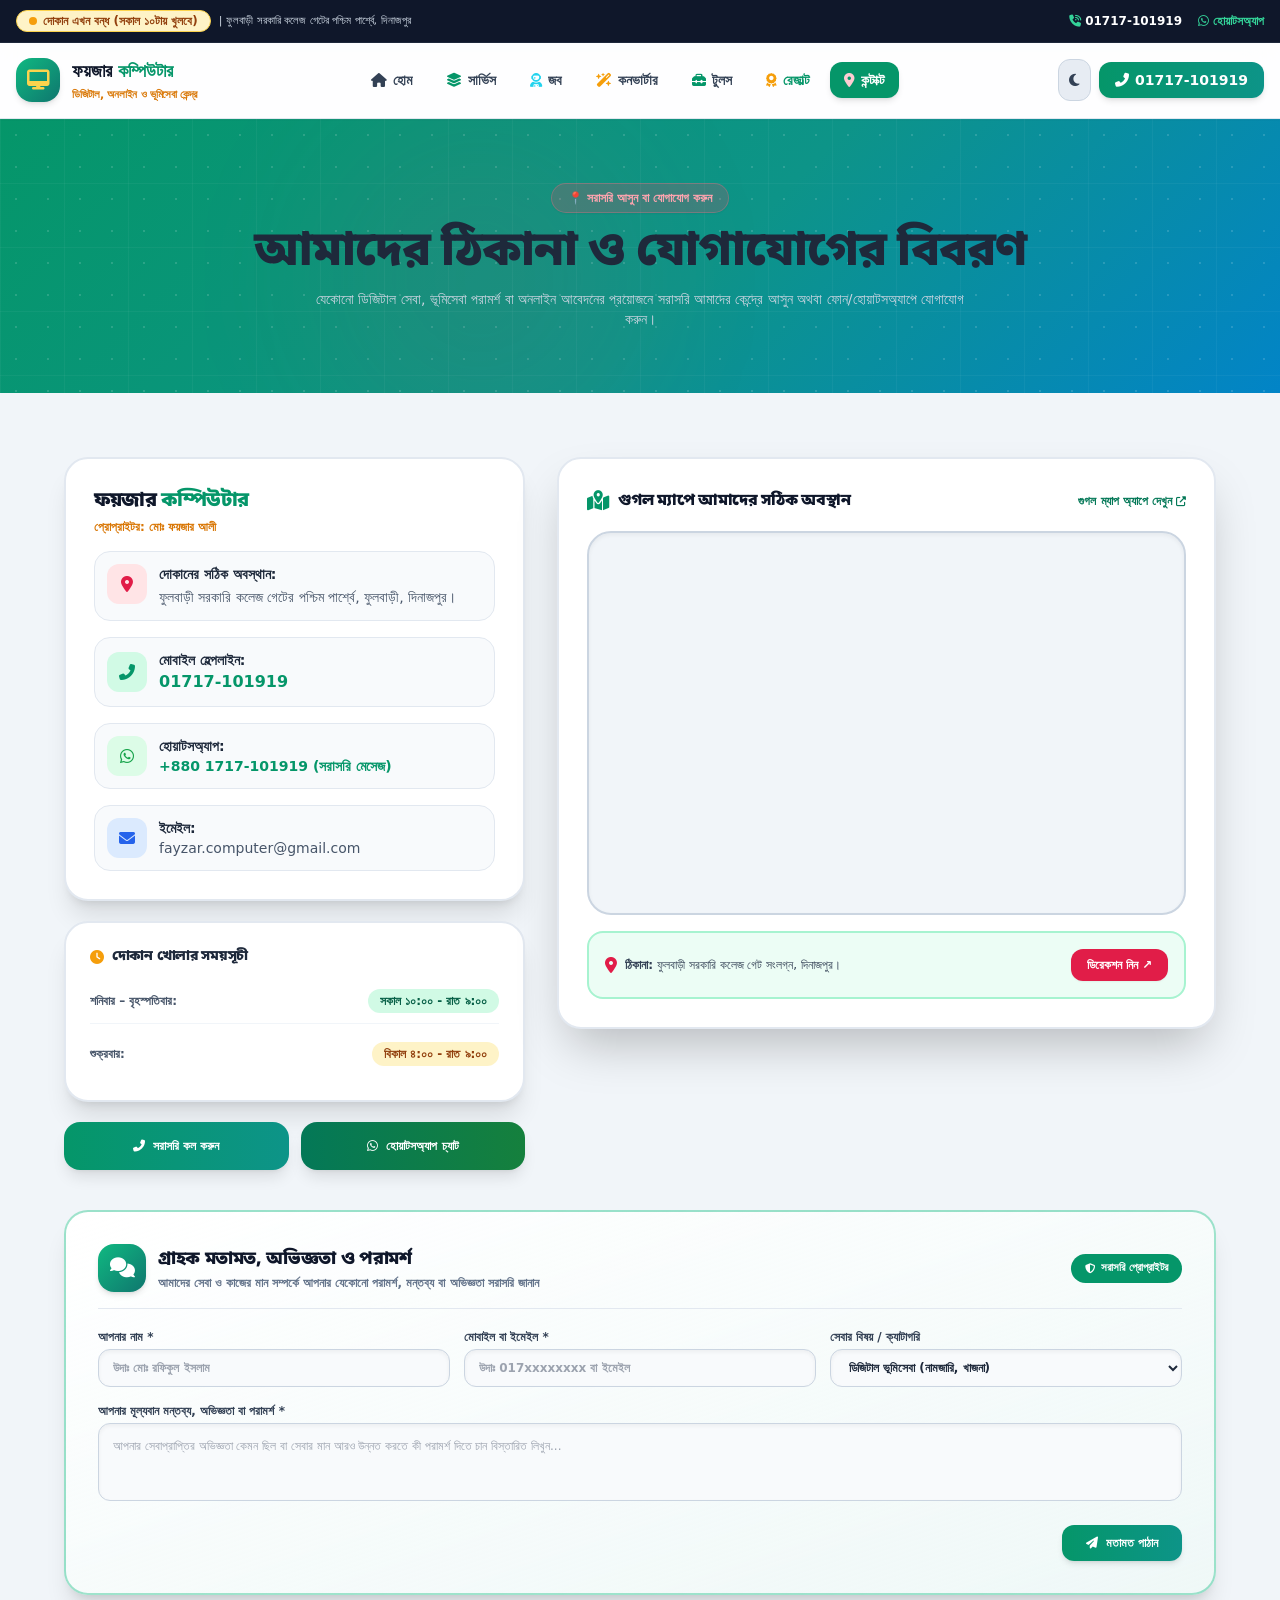
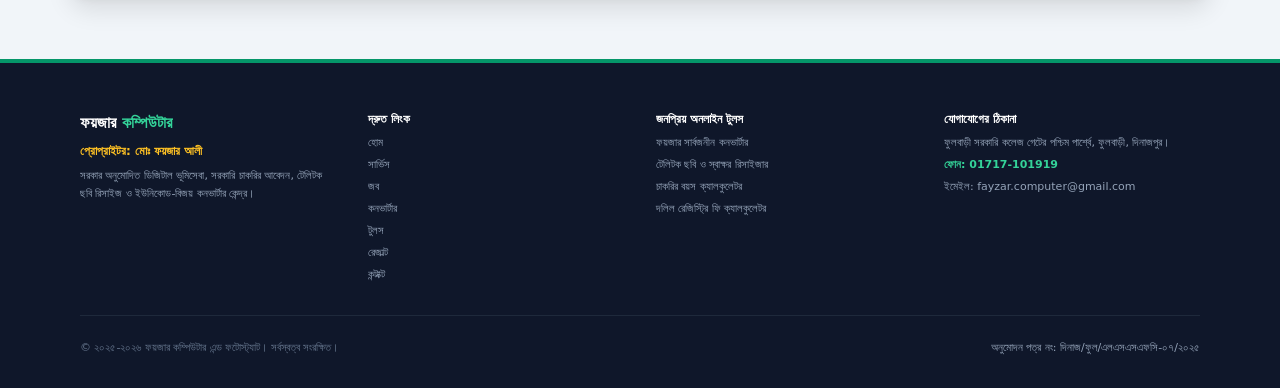
<file: contact.html>
<!DOCTYPE html>
<html lang="bn" class="scroll-smooth">
<head>
  <meta charset="UTF-8">
  <meta name="viewport" content="width=device-width, initial-scale=1.0">
  
  <!-- SEO Primary Meta Tags -->
  <title>যোগাযোগ ও অবস্থান | ফয়জার কম্পিউটার এন্ড ফটোস্ট্যাট</title>
  <meta name="title" content="যোগাযোগ ও অবস্থান | ফয়জার কম্পিউটার এন্ড ফটোস্ট্যাট">
  <meta name="description" content="ফুলবাড়ী সরকারি কলেজ গেটের পশ্চিম পার্শ্বে ফয়জার কম্পিউটার। যেকোনো ভূমিসেবা, সরকারি চাকরির আবেদন, নোটিশ ও অনলাইন সেবার জন্য সরাসরি আসুন অথবা কল করুন...">
  <meta name="keywords" content="ফয়জার কম্পিউটার যোগাযোগ, ফুলবাড়ী দিনাজপুর কম্পিউটার দোকান, ভূমিসেবা কেন্দ্র ফুলবাড়ী, ০১৭১৭১০১৯১৯, দোকানের অবস্থান ম্যাপ">
  <meta name="robots" content="index, follow">
  <link rel="canonical" href="https://fayzarcomputer.com.bd/contact.html">

  <!-- Favicon & Theme -->
  <link rel="icon" type="image/svg+xml" href="assets/favicon.svg">
  <meta name="theme-color" content="#059669">

  <!-- Open Graph / Facebook -->
  <meta property="og:type" content="website">
  <meta property="og:url" content="https://fayzarcomputer.com.bd/contact.html">
  <meta property="og:title" content="যোগাযোগ ও অবস্থান | ফয়জার কম্পিউটার এন্ড ফটোস্ট্যাট">
  <meta property="og:description" content="ফুলবাড়ী সরকারি কলেজ গেট সংলগ্ন বিশ্বস্ত কম্পিউটার ও ডিজিটাল ভূমিসেবা কেন্দ্র।">
  <meta property="og:image" content="https://fayzarcomputer.com.bd/assets/og-preview.jpg">
  <meta property="og:locale" content="bn_BD">
  <meta property="og:site_name" content="ফয়জার কম্পিউটার">

  <!-- Twitter Card Meta Tags -->
  <meta name="twitter:card" content="summary_large_image">
  <meta name="twitter:url" content="https://fayzarcomputer.com.bd/contact.html">
  <meta name="twitter:title" content="যোগাযোগ ও অবস্থান | ফয়জার কম্পিউটার">
  <meta name="twitter:description" content="ফুলবাড়ী সরকারি কলেজ গেট সংলগ্ন বিশ্বস্ত কম্পিউটার ও ডিজিটাল ভূমিসেবা কেন্দ্র।">
  <meta name="twitter:image" content="https://fayzarcomputer.com.bd/assets/og-preview.jpg">

  <!-- Schema.org JSON-LD -->
  <script type="application/ld+json">
  {
    "@context": "https://schema.org",
    "@type": "ContactPage",
    "mainEntity": {
      "@type": "LocalBusiness",
      "name": "ফয়জার কম্পিউটার এন্ড ফটোস্ট্যাট",
      "telephone": "+8801717101919",
      "email": "fayzar.computer@gmail.com",
      "image": "https://fayzarcomputer.com.bd/assets/og-preview.jpg",
      "logo": "https://fayzarcomputer.com.bd/assets/favicon.svg",
      "url": "https://fayzarcomputer.com.bd/",
      "priceRange": "৳৳",
      "address": {
        "@type": "PostalAddress",
        "streetAddress": "ফুলবাড়ী সরকারি কলেজ গেটের পশ্চিম পার্শ্বে",
        "addressLocality": "ফুলবাড়ী",
        "addressRegion": "দিনাজপুর",
        "postalCode": "৫২৬০",
        "addressCountry": "BD"
      },
      "geo": {
        "@type": "GeoCoordinates",
        "latitude": 25.49824,
        "longitude": 88.9506273
      }
    }
  }
  </script>

  <!-- Google Fonts (unified Bengali + Latin typography) -->
  <link rel="stylesheet" href="css/google-fonts.css">

  <!-- Tailwind CSS CDN (unified config) -->
  <script src="js/vendor/tailwindcss.js"></script>
  <script src="js/offline-data.js"></script>
  <script>
    tailwind.config = {
      darkMode: 'class',
      theme: {
        extend: {
          colors: {
            brand: {
              DEFAULT: '#059669',
              soft: '#ecfdf5',
              hover: '#047857',
              deep: '#065f46'
            },
            brandGreen: '#059669',
            brandGreenDark: '#047857',
            brandGreenLight: '#ecfdf5'
          }
        }
      }
    }
  </script>

  <link rel="stylesheet" href="css/font-awesome/all.min.css">
  <link rel="stylesheet" href="css/style.css">

  <script>
    (function() {
      const savedTheme = localStorage.getItem('theme');
      if (savedTheme === 'dark' || (!savedTheme && window.matchMedia('(prefers-color-scheme: dark)').matches)) {
        document.documentElement.classList.add('dark');
      } else {
        document.documentElement.classList.remove('dark');
      }
    })();
  </script>
</head>

<body class="bg-slate-100 dark:bg-[#070c18] text-slate-800 dark:text-slate-100 font-sans antialiased pb-20 lg:pb-0 transition-colors duration-300">

  <!-- Top Announcement Bar -->
  <aside class="bg-slate-900 text-white text-xs py-2.5 px-4 border-b border-slate-800 shadow-sm">
    <div class="container mx-auto max-w-7xl flex flex-col sm:flex-row items-center justify-between gap-2">
      <div class="flex items-center gap-2">
        <div id="shop-status-badge" class="inline-flex items-center gap-1.5 px-3 py-0.5 rounded-full text-xs font-extrabold bg-emerald-100 dark:bg-emerald-950 text-emerald-800 dark:text-emerald-300">
          <span class="w-2 h-2 rounded-full bg-emerald-500 status-dot-open"></span> লোড হচ্ছে...
        </div>
        <span class="text-slate-300 hidden md:inline text-[11px]">| ফুলবাড়ী সরকারি কলেজ গেটের পশ্চিম পার্শ্বে, দিনাজপুর</span>
      </div>
      <div class="flex items-center gap-4 text-xs font-extrabold">
        <a href="tel:01717101919" class="hover:text-amber-400 flex items-center gap-1 text-white">
          <i class="fas fa-phone-volume text-emerald-400"></i> 01717-101919
        </a>
        <a href="https://wa.me/8801717101919" target="_blank" class="hover:text-emerald-300 flex items-center gap-1 text-emerald-400">
          <i class="fab fa-whatsapp"></i> হোয়াটসঅ্যাপ
        </a>
      </div>
    </div>
  </aside>

  <!-- Sticky Header -->
  <header class="sticky top-0 z-40 glass-header shadow-sm transition-all">
    <div class="container mx-auto max-w-7xl px-4 py-2.5 sm:py-3.5 flex items-center justify-between">
      <a href="index.html" class="flex items-center gap-3 group">
        <div class="w-10 h-10 sm:w-11 sm:h-11 rounded-2xl bg-gradient-to-br from-emerald-500 to-teal-700 p-0.5 shadow-md flex items-center justify-center text-white text-xl group-hover:scale-105 transition">
          <i class="fas fa-desktop text-amber-300"></i>
        </div>
        <div>
          <div class="text-base sm:text-lg font-black text-slate-900 dark:text-white leading-none">
            ফয়জার <span class="text-emerald-600 dark:text-emerald-400">কম্পিউটার</span>
          </div>
          <div class="text-[11px] font-bold text-amber-600 dark:text-amber-400 tracking-tight mt-0.5">
            ডিজিটাল, অনলাইন ও ভূমিসেবা কেন্দ্র
          </div>
        </div>
      </a>

      <!-- Desktop Nav -->
      <nav class="hidden lg:flex items-center gap-1.5 text-xs xl:text-sm font-bold text-slate-700 dark:text-slate-200">
        <a href="index.html" class="px-3.5 py-2 rounded-xl hover:text-emerald-600 dark:hover:text-emerald-400 hover:bg-slate-200/70 dark:hover:bg-slate-800 transition flex items-center gap-1.5">
          <i class="fas fa-home"></i> হোম
        </a>
        <a href="services.html" class="px-3.5 py-2 rounded-xl hover:text-emerald-600 dark:hover:text-emerald-400 hover:bg-slate-200/70 dark:hover:bg-slate-800 transition flex items-center gap-1.5">
          <i class="fas fa-layer-group text-emerald-600"></i> সার্ভিস
        </a>
        <a href="portal.html" class="px-3.5 py-2 rounded-xl hover:text-emerald-600 dark:hover:text-emerald-400 hover:bg-slate-200/70 dark:hover:bg-slate-800 transition flex items-center gap-1.5 relative">
          <i class="fas fa-user-astronaut text-cyan-400"></i> 
          <span>জব</span>
        </a>
        <a href="converter.html" class="px-3.5 py-2 rounded-xl hover:text-emerald-600 dark:hover:text-emerald-400 hover:bg-slate-200/70 dark:hover:bg-slate-800 transition flex items-center gap-1.5">
          <i class="fas fa-wand-magic-sparkles text-amber-500"></i> কনভার্টার
        </a>
        <a href="tools.html" class="px-3.5 py-2 rounded-xl hover:text-emerald-600 dark:hover:text-emerald-400 hover:bg-slate-200/70 dark:hover:bg-slate-800 transition flex items-center gap-1.5">
          <i class="fas fa-toolbox text-emerald-600"></i> টুলস
        </a>
        <a href="results.html" class="px-3.5 py-2 rounded-xl hover:text-emerald-600 dark:hover:text-emerald-400 hover:bg-slate-200/70 dark:hover:bg-slate-800 transition flex items-center gap-1.5 text-emerald-600 dark:text-emerald-400 font-extrabold relative">
          <i class="fas fa-award text-amber-500"></i>
          <span>রেজাল্ট</span>
        </a>
        <a href="contact.html" class="px-3.5 py-2 rounded-xl text-white bg-emerald-600 dark:bg-emerald-600 flex items-center gap-1.5 shadow-md font-extrabold">
          <i class="fas fa-location-dot text-rose-200"></i> কন্টাক্ট
        </a>
      </nav>

      <!-- Day/Night & Action -->
      <div class="flex items-center gap-2">
        <button id="theme-toggle-btn" type="button" aria-label="ডার্ক বা লাইট মোড পরিবর্তন করুন" title="ডার্ক/লাইট মোড" class="p-2.5 rounded-xl bg-slate-200/80 dark:bg-slate-800/80 hover:bg-slate-300 dark:hover:bg-slate-700 text-slate-700 dark:text-amber-300 transition flex items-center justify-center shadow-xs border border-slate-300 dark:border-slate-700/60">
          <i class="fas fa-moon text-sm dark:hidden" aria-hidden="true"></i>
          <i class="fas fa-sun text-sm hidden dark:inline-block text-amber-400" aria-hidden="true"></i>
        </button>
        <a href="tel:01717101919" aria-label="সরাসরি কল করুন 01717-101919 নম্বরে" class="hidden sm:inline-flex items-center gap-1.5 bg-gradient-to-r from-emerald-600 to-teal-600 hover:from-emerald-700 hover:to-teal-700 text-white text-xs sm:text-sm font-extrabold px-4 py-2 rounded-xl shadow-md transition">
          <i class="fas fa-phone-alt" aria-hidden="true"></i> <span>01717-101919</span>
        </a>
        <button id="mobile-menu-toggle" type="button" aria-label="মোবাইল নেভিগেশন মেনু খুলুন" title="মেনু" class="lg:hidden p-2.5 rounded-xl bg-slate-200 dark:bg-slate-800 text-slate-700 dark:text-slate-200">
          <i class="fas fa-bars text-base" aria-hidden="true"></i>
        </button>
      </div>
    </div>

    <!-- Mobile Drawer -->
    <div id="mobile-drawer" class="hidden lg:hidden bg-white/95 dark:bg-slate-900/95 backdrop-blur-md border-t border-slate-200 dark:border-slate-800 px-4 py-4 space-y-2 shadow-2xl">
      <a href="index.html" class="block py-2.5 px-3 rounded-xl text-sm font-bold text-slate-800 dark:text-slate-100 hover:bg-slate-100 dark:hover:bg-slate-800 flex items-center gap-2">
        <i class="fas fa-home w-5"></i> হোম
      </a>
      <a href="services.html" class="block py-2.5 px-3 rounded-xl text-sm font-bold text-slate-800 dark:text-slate-100 hover:bg-slate-100 dark:hover:bg-slate-800 flex items-center gap-2">
        <i class="fas fa-layer-group text-emerald-600 w-5"></i> সার্ভিস
      </a>
      <a href="portal.html" class="block py-2.5 px-3 rounded-xl text-sm font-bold text-slate-800 dark:text-slate-100 hover:bg-slate-100 dark:hover:bg-slate-800 flex items-center gap-2 relative">
        <i class="fas fa-user-astronaut text-cyan-400 w-5"></i> জব
        <span class="text-[9px] px-1.5 py-0.2 rounded-full bg-amber-400 text-slate-950 font-black ml-auto">নতুন</span>
      </a>
      <a href="converter.html" class="block py-2.5 px-3 rounded-xl text-sm font-bold text-slate-800 dark:text-slate-100 hover:bg-slate-100 dark:hover:bg-slate-800 flex items-center gap-2">
        <i class="fas fa-wand-magic-sparkles text-amber-500 w-5"></i> কনভার্টার
      </a>
      <a href="tools.html" class="block py-2.5 px-3 rounded-xl text-sm font-bold text-slate-800 dark:text-slate-100 hover:bg-slate-100 dark:hover:bg-slate-800 flex items-center gap-2">
        <i class="fas fa-toolbox text-emerald-600 w-5"></i> টুলস
      </a>
      <a href="results.html" class="block py-2.5 px-3 rounded-xl text-sm font-bold text-emerald-600 dark:text-emerald-400 bg-emerald-50 dark:bg-emerald-950/40 hover:bg-emerald-100 flex items-center gap-2">
        <i class="fas fa-award text-amber-500 w-5"></i> রেজাল্ট
      </a>
      <a href="contact.html" class="block py-2.5 px-3 rounded-xl text-sm font-bold bg-emerald-600 text-white flex items-center gap-2">
        <i class="fas fa-location-dot text-rose-200 w-5"></i> কন্টাক্ট
      </a>
      <div class="pt-3 grid grid-cols-2 gap-2 border-t border-slate-100 dark:border-slate-800">
        <a href="tel:01717101919" class="bg-emerald-600 hover:bg-emerald-700 text-white font-bold text-center py-2.5 rounded-xl text-xs flex items-center justify-center gap-1.5 shadow-xs">
          <i class="fas fa-phone-alt"></i> কল করুন
        </a>
        <a href="https://wa.me/8801717101919" target="_blank" class="bg-emerald-700 hover:bg-emerald-800 text-white font-bold text-center py-2.5 rounded-xl text-xs flex items-center justify-center gap-1.5 shadow-xs">
          <i class="fab fa-whatsapp"></i> হোয়াটসঅ্যাপ
        </a>
      </div>
    </div>
  </header>

  <!-- Hero Header with Mesh Gradient -->
  <section class="hero-gradient text-white py-16 px-4 relative overflow-hidden">
    <div class="hero-pattern"></div>
    <div class="glow-orb w-80 h-80 bg-rose-500/15 top-0 left-1/4"></div>

    <div class="container mx-auto max-w-5xl text-center relative z-10">
      <span class="inline-block text-xs font-extrabold px-4 py-1.5 rounded-full bg-rose-500/20 text-rose-300 border border-rose-400/30 mb-4 shadow-sm">
        📍 সরাসরি আসুন বা যোগাযোগ করুন
      </span>
      <h1 class="text-2xl sm:text-4xl lg:text-5xl font-black mb-3">
        আমাদের ঠিকানা ও যোগাযোগের বিবরণ
      </h1>
      <p class="text-xs sm:text-sm text-slate-300 max-w-2xl mx-auto leading-relaxed font-normal">
        যেকোনো ডিজিটাল সেবা, ভূমিসেবা পরামর্শ বা অনলাইন আবেদনের প্রয়োজনে সরাসরি আমাদের কেন্দ্রে আসুন অথবা ফোন/হোয়াটসঅ্যাপে যোগাযোগ করুন।
      </p>
    </div>
  </section>

  <!-- Contact Information & Interactive Map Section -->
  <section class="py-16 px-4 bg-slate-100 dark:bg-[#070c18]">
    <div class="container mx-auto max-w-6xl">
      
      <div class="grid grid-cols-1 lg:grid-cols-12 gap-8 items-start">
        
        <!-- Left: Contact Details & Hours -->
        <div class="lg:col-span-5 space-y-5">
          
          <!-- Identity Card -->
          <div class="bg-white dark:bg-slate-800/95 rounded-3xl p-6 sm:p-7 shadow-xl border-2 border-slate-200 dark:border-slate-700">
            <h3 class="text-lg sm:text-xl font-black text-slate-900 dark:text-white mb-1">
              ফয়জার <span class="text-emerald-600 dark:text-emerald-400">কম্পিউটার</span>
            </h3>
            <p class="text-xs font-bold text-amber-600 dark:text-amber-400 mb-4">প্রোপ্রাইটর: মোঃ ফয়জার আলী</p>
            
            <div class="space-y-4 text-xs sm:text-sm">
              <div class="flex items-start gap-3 bg-slate-50 dark:bg-slate-900/60 p-3 rounded-2xl border border-slate-200 dark:border-slate-700">
                <div class="w-10 h-10 rounded-xl bg-rose-100 dark:bg-rose-950 text-rose-600 flex items-center justify-center flex-shrink-0 text-base">
                  <i class="fas fa-map-marker-alt"></i>
                </div>
                <div>
                  <div class="font-bold text-slate-800 dark:text-slate-200">দোকানের সঠিক অবস্থান:</div>
                  <div class="text-slate-600 dark:text-slate-400 mt-0.5 leading-relaxed">ফুলবাড়ী সরকারি কলেজ গেটের পশ্চিম পার্শ্বে, ফুলবাড়ী, দিনাজপুর।</div>
                </div>
              </div>

              <div class="flex items-center gap-3 bg-slate-50 dark:bg-slate-900/60 p-3 rounded-2xl border border-slate-200 dark:border-slate-700">
                <div class="w-10 h-10 rounded-xl bg-emerald-100 dark:bg-emerald-950 text-emerald-600 flex items-center justify-center flex-shrink-0 text-base">
                  <i class="fas fa-phone-alt"></i>
                </div>
                <div>
                  <div class="font-bold text-slate-800 dark:text-slate-200">মোবাইল হেল্পলাইন:</div>
                  <a href="tel:01717101919" class="text-emerald-600 font-black text-sm sm:text-base hover:underline">01717-101919</a>
                </div>
              </div>

              <div class="flex items-center gap-3 bg-slate-50 dark:bg-slate-900/60 p-3 rounded-2xl border border-slate-200 dark:border-slate-700">
                <div class="w-10 h-10 rounded-xl bg-green-100 dark:bg-green-950 text-green-600 flex items-center justify-center flex-shrink-0 text-base">
                  <i class="fab fa-whatsapp"></i>
                </div>
                <div>
                  <div class="font-bold text-slate-800 dark:text-slate-200">হোয়াটসঅ্যাপ:</div>
                  <a href="https://wa.me/8801717101919" target="_blank" class="text-emerald-600 font-bold hover:underline">+880 1717-101919 (সরাসরি মেসেজ)</a>
                </div>
              </div>

              <div class="flex items-center gap-3 bg-slate-50 dark:bg-slate-900/60 p-3 rounded-2xl border border-slate-200 dark:border-slate-700">
                <div class="w-10 h-10 rounded-xl bg-blue-100 dark:bg-blue-950 text-blue-600 flex items-center justify-center flex-shrink-0 text-base">
                  <i class="fas fa-envelope"></i>
                </div>
                <div>
                  <div class="font-bold text-slate-800 dark:text-slate-200">ইমেইল:</div>
                  <a href="mailto:fayzar.computer@gmail.com" class="text-slate-600 dark:text-slate-400 hover:text-emerald-600">fayzar.computer@gmail.com</a>
                </div>
              </div>
            </div>
          </div>

          <!-- Hours Card -->
          <div class="bg-white dark:bg-slate-800/95 rounded-3xl p-6 shadow-xl border-2 border-slate-200 dark:border-slate-700">
            <h4 class="text-sm font-black text-slate-800 dark:text-slate-200 mb-3 flex items-center gap-2">
              <i class="fas fa-clock text-amber-500"></i> দোকান খোলার সময়সূচী
            </h4>
            <div class="space-y-2 text-xs">
              <div class="flex justify-between items-center py-2.5 border-b border-slate-100 dark:border-slate-700">
                <span class="text-slate-600 dark:text-slate-400 font-bold">শনিবার – বৃহস্পতিবার:</span>
                <span class="font-extrabold text-emerald-800 dark:text-emerald-300 bg-emerald-100 dark:bg-emerald-950 px-3 py-1 rounded-xl">সকাল ১০:০০ - রাত ৯:০০</span>
              </div>
              <div class="flex justify-between items-center py-2.5">
                <span class="text-slate-600 dark:text-slate-400 font-bold">শুক্রবার:</span>
                <span class="font-extrabold text-amber-800 dark:text-amber-300 bg-amber-100 dark:bg-amber-950 px-3 py-1 rounded-xl">বিকাল ৪:০০ - রাত ৯:০০</span>
              </div>
            </div>
          </div>

          <!-- Quick Action Buttons -->
          <div class="grid grid-cols-2 gap-3">
            <a href="tel:01717101919" class="bg-gradient-to-r from-emerald-600 to-teal-600 hover:from-emerald-700 hover:to-teal-700 text-white font-black py-4 rounded-2xl text-xs flex items-center justify-center gap-2 shadow-lg transition">
              <i class="fas fa-phone-alt"></i> সরাসরি কল করুন
            </a>
            <a href="https://wa.me/8801717101919" target="_blank" class="bg-gradient-to-r from-emerald-700 to-green-700 hover:from-emerald-800 hover:to-green-800 text-white font-black py-4 rounded-2xl text-xs flex items-center justify-center gap-2 shadow-lg transition">
              <i class="fab fa-whatsapp"></i> হোয়াটসঅ্যাপ চ্যাট
            </a>
          </div>

        </div>

        <!-- Right: Full Google Map & Location Card -->
        <div class="lg:col-span-7 bg-white dark:bg-slate-800/95 rounded-3xl p-6 sm:p-7 shadow-2xl border-2 border-slate-200 dark:border-slate-700 space-y-4">
          <div class="flex flex-wrap items-center justify-between gap-2">
            <div class="flex items-center gap-2">
              <i class="fas fa-map-marked-alt text-emerald-600 text-xl"></i>
              <h4 class="text-base font-black text-slate-900 dark:text-white">গুগল ম্যাপে আমাদের সঠিক অবস্থান</h4>
            </div>
            <a href="https://www.google.com/maps/place/Land+Services+Facilitating+Centre+(LSFC),+Fayzar+Computer+%26+Photostat,+Phulbari,+DInajpur/@25.49824,88.9506273,17z" target="_blank" class="text-xs font-bold text-emerald-700 dark:text-emerald-400 hover:underline flex items-center gap-1">
              <span>গুগল ম্যাপ অ্যাপে দেখুন</span>
              <i class="fas fa-external-link-alt text-[10px]"></i>
            </a>
          </div>

          <div class="w-full h-80 sm:h-96 rounded-3xl overflow-hidden border-2 border-slate-300 dark:border-slate-700 bg-slate-100 shadow-inner">
            <iframe 
              src="https://maps.google.com/maps?q=Land+Services+Facilitating+Centre+(LSFC),+Fayzar+Computer+%26+Photostat,+Phulbari,+Dinajpur&t=&z=17&ie=UTF8&iwloc=&output=embed" 
              width="100%" 
              height="100%" 
              style="border:0;" 
              allowfullscreen="" 
              loading="lazy" 
              referrerpolicy="no-referrer-when-downgrade"
              title="ফয়জার কম্পিউটার লোকেশন ম্যাপ"
            ></iframe>
          </div>

          <div class="p-4 bg-emerald-50 dark:bg-emerald-950/40 rounded-2xl text-xs text-slate-700 dark:text-slate-300 flex flex-col sm:flex-row sm:items-center justify-between gap-2 border-2 border-emerald-200 dark:border-emerald-800">
            <div class="flex items-center gap-2">
              <i class="fas fa-location-dot text-rose-600 text-base flex-shrink-0"></i>
              <span><strong>ঠিকানা:</strong> ফুলবাড়ী সরকারি কলেজ গেট সংলগ্ন, দিনাজপুর।</span>
            </div>
            <a href="https://www.google.com/maps/place/Land+Services+Facilitating+Centre+(LSFC),+Fayzar+Computer+%26+Photostat,+Phulbari,+DInajpur/@25.49824,88.9506273,17z" target="_blank" class="bg-rose-600 hover:bg-rose-700 text-white font-bold px-4 py-2 rounded-xl text-xs transition flex-shrink-0 text-center shadow-sm">
              ডিরেকশন নিন ↗
            </a>
          </div>
        </div>

      </div>

      <!-- =====================================================================
           মতামত ও মন্তব্য সেকশন (Customer Feedback & Suggestions)
           ===================================================================== -->
      <div id="contactFeedbackContainer" class="mt-10 p-6 sm:p-8 rounded-3xl bg-gradient-to-br from-white to-emerald-50/40 dark:from-slate-800/95 dark:to-[#131d31] border-2 border-emerald-500/40 shadow-xl space-y-5">
        <div class="flex flex-col sm:flex-row items-start sm:items-center justify-between gap-3 border-b border-slate-200 dark:border-slate-700 pb-4">
          <div class="flex items-center gap-3">
            <div class="w-12 h-12 rounded-2xl bg-gradient-to-br from-emerald-500 to-teal-700 text-white flex items-center justify-center text-xl flex-shrink-0 shadow-md">
              <i class="fa-solid fa-comments"></i>
            </div>
            <div>
              <h3 class="text-base sm:text-lg font-black text-slate-900 dark:text-white flex items-center gap-2">
                গ্রাহক মতামত, অভিজ্ঞতা ও পরামর্শ
              </h3>
              <p class="text-xs text-slate-500 dark:text-slate-400 font-semibold mt-0.5">আমাদের সেবা ও কাজের মান সম্পর্কে আপনার যেকোনো পরামর্শ, মন্তব্য বা অভিজ্ঞতা সরাসরি জানান</p>
            </div>
          </div>
          <span class="bg-emerald-600 text-white text-[11px] font-bold px-3.5 py-1.5 rounded-full shadow-xs flex items-center gap-1.5 self-start sm:self-auto">
            <i class="fas fa-shield-halved text-[10px]"></i> সরাসরি প্রোপ্রাইটর
          </span>
        </div>

        <form id="contactFeedbackForm" class="space-y-4 text-xs">
          <div class="grid grid-cols-1 sm:grid-cols-3 gap-3.5">
            <div>
              <label class="block font-bold text-slate-700 dark:text-slate-300 mb-1">আপনার নাম *</label>
              <input type="text" id="contactFbUserName" required placeholder="উদাঃ মোঃ রফিকুল ইসলাম" class="w-full px-3.5 py-2.5 bg-slate-50 dark:bg-slate-900 border border-slate-300 dark:border-slate-600 rounded-xl font-bold text-slate-800 dark:text-slate-100 outline-none focus:ring-2 focus:ring-emerald-500 shadow-inner">
            </div>
            <div>
              <label class="block font-bold text-slate-700 dark:text-slate-300 mb-1">মোবাইল বা ইমেইল *</label>
              <input type="text" id="contactFbUserContact" required placeholder="উদাঃ 017xxxxxxxx বা ইমেইল" class="w-full px-3.5 py-2.5 bg-slate-50 dark:bg-slate-900 border border-slate-300 dark:border-slate-600 rounded-xl font-bold text-slate-800 dark:text-slate-100 outline-none focus:ring-2 focus:ring-emerald-500 shadow-inner">
            </div>
            <div>
              <label class="block font-bold text-slate-700 dark:text-slate-300 mb-1">সেবার বিষয় / ক্যাটাগরি</label>
              <select id="contactFbCategory" class="w-full px-3.5 py-2.5 bg-slate-50 dark:bg-slate-900 border border-slate-300 dark:border-slate-600 rounded-xl font-bold text-slate-800 dark:text-slate-100 outline-none focus:ring-2 focus:ring-emerald-500 shadow-inner">
                <option value="ডিজিটাল ভূমিসেবা">ডিজিটাল ভূমিসেবা (নামজারি, খাজনা)</option>
                <option value="সরকারি চাকরির আবেদন">সরকারি চাকরির আবেদন ও সার্কুলার</option>
                <option value="কম্পিউটার ও স্টুডিও">কম্পিউটার টাইপিং, প্রিন্ট ও স্টুডিও</option>
                <option value="ফয়জার অনলাইন টুলস">ফয়জার কনভার্টার ও অনলাইন টুলস</option>
                <option value="সাধারণ পরামর্শ ও মন্তব্য">সাধারণ পরামর্শ, মন্তব্য বা প্রশংসা</option>
              </select>
            </div>
          </div>

          <div>
            <label class="block font-bold text-slate-700 dark:text-slate-300 mb-1">আপনার মূল্যবান মন্তব্য, অভিজ্ঞতা বা পরামর্শ *</label>
            <textarea id="contactFbUserMessage" rows="3" required placeholder="আপনার সেবাপ্রাপ্তির অভিজ্ঞতা কেমন ছিল বা সেবার মান আরও উন্নত করতে কী পরামর্শ দিতে চান বিস্তারিত লিখুন..." class="w-full p-3.5 bg-slate-50 dark:bg-slate-900 border border-slate-300 dark:border-slate-600 rounded-xl font-medium text-slate-800 dark:text-slate-100 outline-none focus:ring-2 focus:ring-emerald-500 resize-none shadow-inner"></textarea>
          </div>

          <div class="flex flex-col sm:flex-row items-center justify-between gap-3 pt-1">
            <span id="contactFbStatusMsg" class="text-xs font-bold text-emerald-700 dark:text-emerald-400 hidden flex items-center gap-1.5 bg-emerald-100 dark:bg-emerald-950/80 px-3 py-1.5 rounded-xl border border-emerald-300 dark:border-emerald-800">
              <i class="fa-solid fa-circle-check text-emerald-600"></i> ধন্যবাদ! আপনার মূল্যবান মতামত ও মন্তব্য গৃহীত হয়েছে।
            </span>
            <button type="submit" id="contactFbSubmitBtn" class="w-full sm:w-auto ml-auto px-6 py-2.5 bg-gradient-to-r from-emerald-600 to-teal-600 hover:from-emerald-700 hover:to-teal-700 text-white font-black rounded-xl shadow-md transition flex items-center justify-center gap-2 cursor-pointer">
              <i class="fa-solid fa-paper-plane"></i> মতামত পাঠান
            </button>
          </div>
        </form>

      </div>

    </div>
  </section>

  <!-- Footer -->
  <footer class="bg-slate-900 text-slate-400 border-t-4 border-emerald-600 pt-12 pb-8 text-xs">
    <div class="container mx-auto max-w-6xl px-4">
      <div class="grid grid-cols-1 sm:grid-cols-2 md:grid-cols-4 gap-8 pb-8 border-b border-slate-800">
        <div class="space-y-2">
          <div class="text-base font-black text-white">
            ফয়জার <span class="text-emerald-400">কম্পিউটার</span>
          </div>
          <p class="text-amber-400 font-bold">প্রোপ্রাইটর: মোঃ ফয়জার আলী</p>
          <p class="text-[11px] text-slate-400 leading-relaxed">
            সরকার অনুমোদিত ডিজিটাল ভূমিসেবা, সরকারি চাকরির আবেদন, টেলিটক ছবি রিসাইজ ও ইউনিকোড-বিজয় কনভার্টার কেন্দ্র।
          </p>
        </div>
        <div>
          <div class="text-white font-bold mb-2">দ্রুত লিংক</div>
          <ul class="space-y-1.5 text-[11px]">
            <li><a href="index.html" class="hover:text-emerald-400">হোম</a></li>
            <li><a href="services.html" class="hover:text-emerald-400">সার্ভিস</a></li>
            <li><a href="portal.html" class="hover:text-emerald-400">জব</a></li>
            <li><a href="converter.html" class="hover:text-emerald-400">কনভার্টার</a></li>
            <li><a href="tools.html" class="hover:text-emerald-400">টুলস</a></li>
            <li><a href="results.html" class="hover:text-emerald-400">রেজাল্ট</a></li>
            <li><a href="contact.html" class="hover:text-emerald-400">কন্টাক্ট</a></li>
          </ul>
        </div>
        <div>
          <div class="text-white font-bold mb-2">জনপ্রিয় অনলাইন টুলস</div>
          <ul class="space-y-1.5 text-[11px]">
            <li><a href="converter.html" class="hover:text-emerald-400">ফয়জার সার্বজনীন কনভার্টার</a></li>
            <li><a href="tools.html?tab=resizer" class="hover:text-emerald-400">টেলিটক ছবি ও স্বাক্ষর রিসাইজার</a></li>
            <li><a href="tools.html?tab=age" class="hover:text-emerald-400">চাকরির বয়স ক্যালকুলেটর</a></li>
            <li><a href="tools.html?tab=land" class="hover:text-emerald-400">দলিল রেজিস্ট্রি ফি ক্যালকুলেটর</a></li>
          </ul>
        </div>
        <div>
          <div class="text-white font-bold mb-2">যোগাযোগের ঠিকানা</div>
          <div class="space-y-1.5 text-[11px] text-slate-400">
            <p>ফুলবাড়ী সরকারি কলেজ গেটের পশ্চিম পার্শ্বে, ফুলবাড়ী, দিনাজপুর।</p>
            <p class="text-emerald-400 font-bold">ফোন: 01717-101919</p>
            <p>ইমেইল: fayzar.computer@gmail.com</p>
          </div>
        </div>
      </div>
      <div class="pt-6 flex flex-col sm:flex-row items-center justify-between gap-2 text-[11px] text-slate-500">
        <div>© ২০২৫-২০২৬ ফয়জার কম্পিউটার এন্ড ফটোস্ট্যাট। সর্বস্বত্ব সংরক্ষিত।</div>
        <div class="text-slate-400">অনুমোদন পত্র নং: দিনাজ/ফুল/এলএসএসএফসি-০৭/২০২৫</div>
      </div>
    </div>
  </footer>

  <!-- Mobile Bottom Nav Dock -->
  <nav aria-label="মোবাইল দ্রুত নেভিগেশন" class="lg:hidden fixed bottom-0 left-0 right-0 z-50 bg-white/95 dark:bg-slate-900/95 backdrop-blur-md border-t border-slate-300 dark:border-slate-800 px-3 py-2 flex items-center justify-around shadow-2xl">
    <a href="index.html" class="flex flex-col items-center gap-0.5 text-slate-700 dark:text-slate-200 hover:text-emerald-600 dark:hover:text-emerald-400">
      <i class="fas fa-home text-sm" aria-hidden="true"></i>
      <span class="text-[10px] font-bold">হোম</span>
    </a>
    <a href="services.html" class="flex flex-col items-center gap-0.5 text-slate-700 dark:text-slate-200 hover:text-emerald-600 dark:hover:text-emerald-400">
      <i class="fas fa-layer-group text-sm text-emerald-600" aria-hidden="true"></i>
      <span class="text-[10px] font-bold">সার্ভিস</span>
    </a>
    <a href="portal.html" class="flex flex-col items-center gap-0.5 text-slate-700 dark:text-slate-200 hover:text-emerald-600 dark:hover:text-emerald-400">
      <i class="fas fa-user-astronaut text-sm text-cyan-500" aria-hidden="true"></i>
      <span class="text-[10px] font-bold">জব</span>
    </a>
    <a href="converter.html" class="flex flex-col items-center gap-0.5 text-slate-700 dark:text-slate-200 hover:text-emerald-600 dark:hover:text-emerald-400">
      <i class="fas fa-wand-magic-sparkles text-sm text-amber-500" aria-hidden="true"></i>
      <span class="text-[10px] font-bold">কনভার্টার</span>
    </a>
    <a href="tools.html" class="flex flex-col items-center gap-0.5 text-slate-700 dark:text-slate-200 hover:text-emerald-600 dark:hover:text-emerald-400">
      <i class="fas fa-toolbox text-sm text-amber-500" aria-hidden="true"></i>
      <span class="text-[10px] font-bold">টুলস</span>
    </a>
  </nav>

  <script src="js/fayzar-firebase-client.js" defer></script>
  <script src="js/main.js" defer></script>
</body>
</html>
</file>
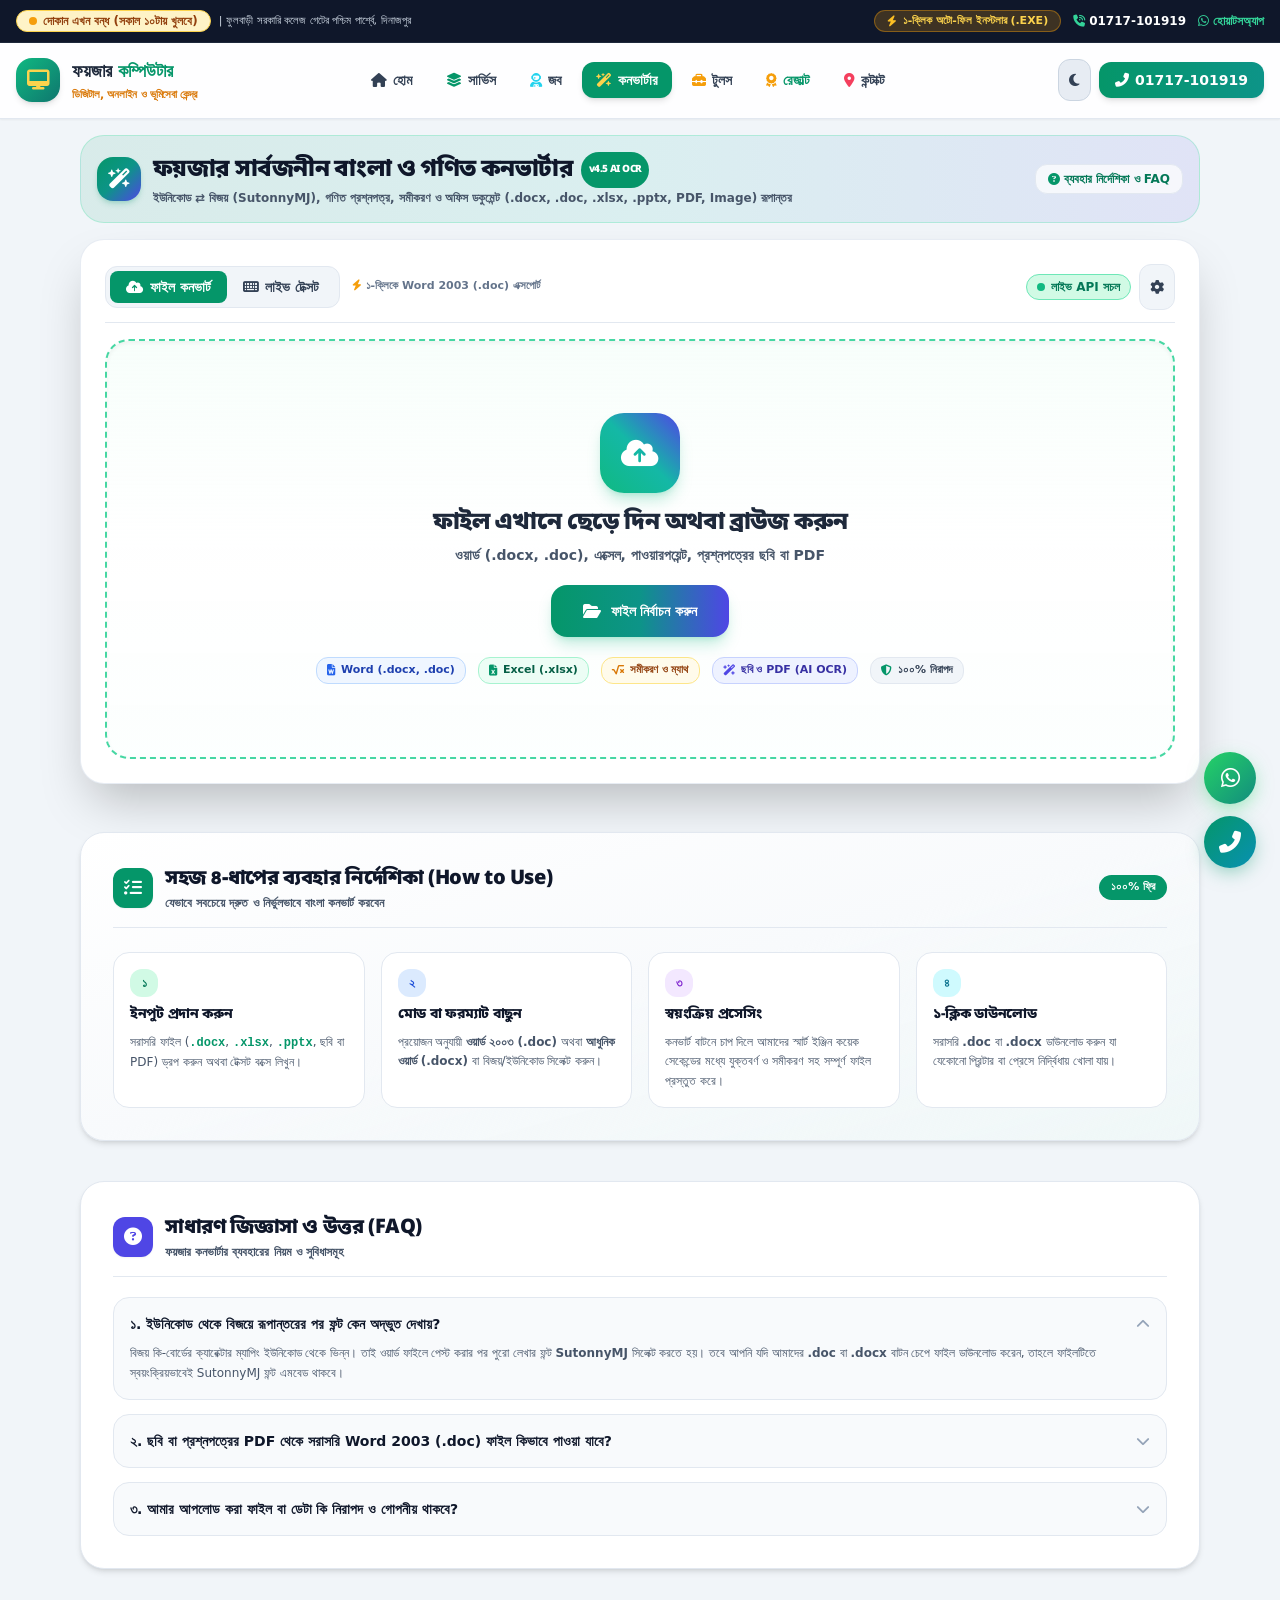
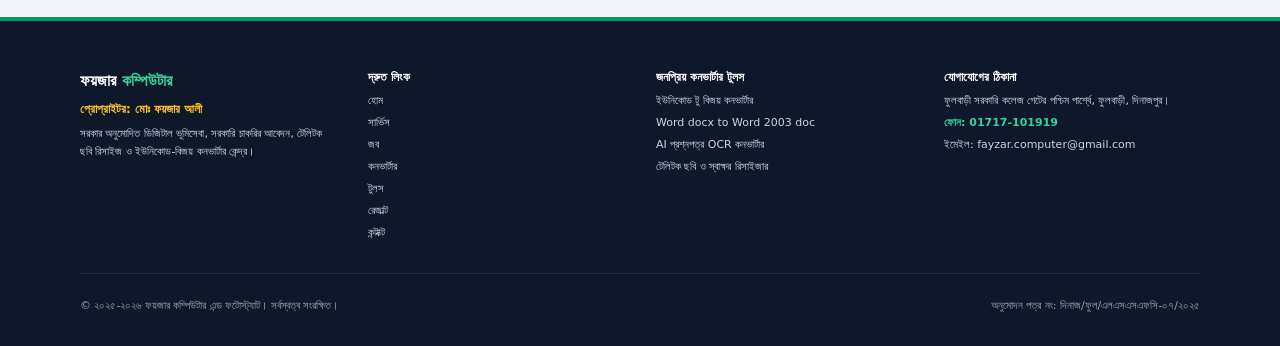
<file: converter.html>
<!DOCTYPE html>
<html lang="bn" class="scroll-smooth">
<head>
  <meta charset="UTF-8">
  <meta name="viewport" content="width=device-width, initial-scale=1.0">
  
  <!-- SEO Primary Meta Tags -->
  <title>ফয়জার সার্বজনীন বাংলা কনভার্টার | ইউনিকোড ⇄ বিজয়, AI OCR ও গণিত সমীকরণ</title>
  <meta name="title" content="ফয়জার সার্বজনীন বাংলা কনভার্টার | ইউনিকোড ⇄ বিজয়, AI OCR ও গণিত সমীকরণ">
  <meta name="description" content="ফ্রি অনলাইন ইউনিকোড থেকে বিজয় (SutonnyMJ) ও বিজয় থেকে ইউনিকোড কনভার্টার। ছবি ও পিডিএফ থেকে সরাসরি ওয়ার্ড ২০০৩ (.doc) ফাইল তৈরি এবং গণিত প্রশ্নপত্র নির্ভুল কনভার্ট করুন।">
  <meta name="keywords" content="ফয়জার কনভার্টার, ইউনিকোড টু বিজয়, বিজয় টু ইউনিকোড, বাংলা কনভার্টার অনলাইন, গণিত প্রশ্নপত্র কনভার্টার, bijoy to unicode, unicode to bijoy, docx to doc converter, bangla ocr, ai bangla converter">
  <meta name="robots" content="index, follow, max-snippet:-1, max-image-preview:large, max-video-preview:-1">
  <link rel="canonical" href="https://fayzarcomputer.com.bd/converter.html">

  <!-- Favicon & Theme -->
  <link rel="icon" type="image/svg+xml" href="assets/favicon.svg">
  <meta name="theme-color" content="#059669">

  <!-- Open Graph / Facebook -->
  <meta property="og:type" content="website">
  <meta property="og:url" content="https://fayzarcomputer.com.bd/converter.html">
  <meta property="og:title" content="ফয়জার সার্বজনীন বাংলা কনভার্টার | ইউনিকোড ⇄ বিজয় ও AI OCR">
  <meta property="og:description" content="১০০% নির্ভুল ইউনিকোড ⇄ বিজয় কনভার্টার, ছবি/পিডিএফ থেকে সরাসরি ওয়ার্ড ২০০৩ (.doc) ফাইল তৈরি ও গণিত প্রশ্নপত্র রূপান্তর।">
  <meta property="og:image" content="https://fayzarcomputer.com.bd/assets/og-preview.jpg">
  <meta property="og:locale" content="bn_BD">
  <meta property="og:site_name" content="ফয়জার কম্পিউটার">

  <!-- Twitter Card Meta Tags -->
  <meta name="twitter:card" content="summary_large_image">
  <meta name="twitter:url" content="https://fayzarcomputer.com.bd/converter.html">
  <meta name="twitter:title" content="ফয়জার সার্বজনীন বাংলা কনভার্টার | ইউনিকোড ⇄ বিজয় ও AI OCR">
  <meta name="twitter:description" content="১০০% নির্ভুল ইউনিকোড ⇄ বিজয় কনভার্টার, ছবি/পিডিএফ থেকে সরাসরি ওয়ার্ড ২০০৩ (.doc) ফাইল তৈরি ও গণিত প্রশ্নপত্র রূপান্তর।">
  <meta name="twitter:image" content="https://fayzarcomputer.com.bd/assets/og-preview.jpg">

  <!-- Schema.org JSON-LD Structured Data for High-Intent Converter SEO -->
  <script type="application/ld+json">
  {
    "@context": "https://schema.org",
    "@graph": [
      {
        "@type": "WebApplication",
        "@id": "https://fayzarcomputer.com.bd/converter.html#webapp",
        "url": "https://fayzarcomputer.com.bd/converter.html",
        "name": "ফয়জার সার্বজনীন বাংলা ও গণিত কনভার্টার (Fayzar Bangla Converter)",
        "applicationCategory": "UtilityApplication",
        "operatingSystem": "All",
        "browserRequirements": "Requires JavaScript. Requires HTML5.",
        "offers": {
          "@type": "Offer",
          "price": "0",
          "priceCurrency": "BDT"
        },
        "description": "ইউনিকোড থেকে বিজয় (SutonnyMJ), বিজয় থেকে ইউনিকোড, ওয়ার্ড (.docx, .doc), এক্সেল, পাওয়ারপয়েন্ট এবং AI OCR দিয়ে ছবি/পিডিএফ থেকে সরাসরি ওয়ার্ড ২০০৩ ডকুমেন্ট তৈরি করার ফ্রি অনলাইন টুল।",
        "featureList": [
          "ইউনিকোড থেকে বিজয় SutonnyMJ রূপান্তর",
          "বিজয় থেকে ইউনিকোড রূপান্তর",
          "গণিত সমীকরণ ও প্রশ্নপত্র নির্ভুল হ্যান্ডলিং",
          "AI OCR দিয়ে ছবি/পিডিএফ থেকে Word 2003 .doc ফাইল তৈরি",
          "Word docx থেকে Word 2003 doc ফন্ট রূপান্তর",
          "Excel (.xlsx) ও PowerPoint (.pptx) বাংলা কনভার্সন",
          "১০০% নিরাপদ ও ব্রাউজার প্রসেসিং"
        ]
      },
      {
        "@type": "FAQPage",
        "@id": "https://fayzarcomputer.com.bd/converter.html#faq",
        "mainEntity": [
          {
            "@type": "Question",
            "name": "ইউনিকোড থেকে বিজয়ে কনভার্ট করার পর ওয়ার্ডে কীভাবে ফন্ট পরিবর্তন করব?",
            "acceptedAnswer": {
              "@type": "Answer",
              "text": "কনভার্ট করা বিজয় টেক্সট কপি করে মাইক্রোসফট ওয়ার্ডে পেস্ট করুন এবং টেক্সট সিলেক্ট করে ফন্ট হিসেবে 'SutonnyMJ' সিলেক্ট করে দিন। অথবা সরাসরি আমাদের '.doc' বা '.docx' ডাউনলোড বাটন চাপলে স্বয়ংক্রিয়ভাবে ফন্ট সেট হয়ে ডাউনলোড হবে।"
            }
          },
          {
            "@type": "Question",
            "name": "ছবি বা স্ক্যান করা প্রশ্নপত্র থেকে সরাসরি ওয়ার্ড ২০০৩ (.doc) ফাইল তৈরি করা সম্ভব?",
            "acceptedAnswer": {
              "@type": "Answer",
              "text": "হ্যাঁ! ফয়জার কনভার্টারে প্রশ্নপত্রের ছবি বা PDF ফাইল আপলোড করলে আমাদের Gemini AI OCR ইঞ্জিন ছবি বিশ্লেষণ করে সম্পূর্ণ সুতন্নিএমজে ফন্টে সাজানো Word 2003 (.doc) ফাইল আউটপুট দেয় যা যেকোনো কম্পিউটারে সরাসরি প্রিন্ট উপযোগী।"
            }
          },
          {
            "@type": "Question",
            "name": "গণিতের সমীকরণ বা ভগ্নাংশ কি কনভার্ট করার সময় নষ্ট হয়ে যাবে?",
            "acceptedAnswer": {
              "@type": "Answer",
              "text": "না। ফয়জার কনভার্টারের বিশেষায়িত ম্যাথ অ্যালগরিদম গণিত সমীকরণ, ভগ্নাংশ (LaTeX / OMML) এবং রোমান সংখ্যাকে আলাদা করে চিনে নিয়ে অক্ষত রাখে।"
            }
          }
        ]
      },
      {
        "@type": "BreadcrumbList",
        "itemListElement": [
          {
            "@type": "ListItem",
            "position": 1,
            "name": "হোম",
            "item": "https://fayzarcomputer.com.bd/"
          },
          {
            "@type": "ListItem",
            "position": 2,
            "name": "ফয়জার কনভার্টার",
            "item": "https://fayzarcomputer.com.bd/converter.html"
          }
        ]
      }
    ]
  }
  </script>

  <!-- Google Fonts & Preconnect -->
  <link rel="stylesheet" href="css/google-fonts.css">

  <!-- Tailwind CSS CDN -->
  <script src="js/vendor/tailwindcss.js"></script>
  <script src="js/offline-data.js"></script>
  <script>
    tailwind.config = {
      darkMode: 'class',
      theme: {
        extend: {
          colors: {
            brand: {
              DEFAULT: '#059669',
              soft: '#ecfdf5',
              hover: '#047857',
              deep: '#065f46'
            },
            brandGreen: '#059669',
            brandGreenDark: '#047857',
            brandGreenLight: '#ecfdf5'
          }
        }
      }
    }
  </script>

  <!-- FontAwesome Icons -->
  <link rel="stylesheet" href="css/font-awesome/all.min.css">

  <!-- Custom Modern Design System -->
  <link rel="stylesheet" href="css/style.css">

  <!-- PDF.js CDN for Client-Side PDF Multi-Page Rendering -->
  <script src="js/vendor/pdf.min.js"></script>
  <script>
    if (window['pdfjs-dist/build/pdf']) {
      window['pdfjs-dist/build/pdf'].GlobalWorkerOptions.workerSrc = 'js/vendor/pdf.worker.min.js';
    }
  </script>

  <!-- Theme initialization -->
  <script>
    (function() {
      const savedTheme = localStorage.getItem('theme');
      if (savedTheme === 'dark' || (!savedTheme && window.matchMedia('(prefers-color-scheme: dark)').matches)) {
        document.documentElement.classList.add('dark');
      } else {
        document.documentElement.classList.remove('dark');
      }
    })();
  </script>
</head>

<body class="bg-slate-100 dark:bg-[#070c18] text-slate-800 dark:text-slate-100 font-sans antialiased pb-20 lg:pb-0 transition-colors duration-300">

  <!-- Top Announcement Bar -->
  <aside aria-label="জরুরি ঘোষণা ও সময়সূচী" class="bg-slate-900 text-white text-xs py-2.5 px-4 border-b border-slate-800 shadow-sm">
    <div class="container mx-auto max-w-7xl flex flex-col sm:flex-row items-center justify-between gap-2">
      <div class="flex items-center gap-2">
        <div id="shop-status-badge" class="inline-flex items-center gap-1.5 px-3 py-0.5 rounded-full text-xs font-extrabold bg-emerald-100 dark:bg-emerald-950 text-emerald-800 dark:text-emerald-300">
          <span class="w-2 h-2 rounded-full bg-emerald-500 status-dot-open"></span> লোড হচ্ছে...
        </div>
        <span class="text-slate-300 hidden md:inline text-[11px]">| ফুলবাড়ী সরকারি কলেজ গেটের পশ্চিম পার্শ্বে, দিনাজপুর</span>
      </div>
      <div class="flex items-center gap-3 text-xs font-extrabold">
        <a href="downloads/Fayzar-AutoFill-Setup.exe" download="Fayzar-AutoFill-Setup.exe" class="hidden sm:inline-flex items-center gap-1.5 text-amber-300 hover:text-white bg-amber-500/20 border border-amber-500/40 px-3 py-0.5 rounded-full text-[11px] font-extrabold transition">
          <i class="fas fa-bolt text-amber-400"></i> ১-ক্লিক অটো-ফিল ইনস্টলার (.EXE)
        </a>
        <a href="tel:01717101919" aria-label="ফোন করুন 01717-101919" class="hover:text-amber-400 flex items-center gap-1 text-white">
          <i class="fas fa-phone-volume text-emerald-400"></i> 01717-101919
        </a>
        <a href="https://wa.me/8801717101919" target="_blank" rel="noopener noreferrer" aria-label="হোয়াটসঅ্যাপে মেসেজ পাঠান" class="hover:text-emerald-300 flex items-center gap-1 text-emerald-400">
          <i class="fab fa-whatsapp"></i> হোয়াটসঅ্যাপ
        </a>
      </div>
    </div>
  </aside>

  <!-- Sticky Header -->
  <header class="sticky top-0 z-40 glass-header shadow-sm transition-all">
    <div class="container mx-auto max-w-7xl px-4 py-2.5 sm:py-3.5 flex items-center justify-between">
      <a href="index.html" class="flex items-center gap-3 group">
        <div class="w-10 h-10 sm:w-11 sm:h-11 rounded-2xl bg-gradient-to-br from-emerald-500 to-teal-700 p-0.5 shadow-md flex items-center justify-center text-white text-xl group-hover:scale-105 transition">
          <i class="fas fa-desktop text-amber-300"></i>
        </div>
        <div>
          <div class="text-base sm:text-lg font-black text-slate-800 dark:text-white leading-none">
            ফয়জার <span class="text-emerald-600 dark:text-emerald-400">কম্পিউটার</span>
          </div>
          <div class="text-[11px] font-bold text-amber-600 dark:text-amber-400 tracking-tight mt-0.5">
            ডিজিটাল, অনলাইন ও ভূমিসেবা কেন্দ্র
          </div>
        </div>
      </a>

      <!-- Desktop Nav -->
      <nav class="hidden lg:flex items-center gap-1.5 text-xs xl:text-sm font-bold text-slate-700 dark:text-slate-200">
        <a href="index.html" class="px-3.5 py-2 rounded-xl hover:text-emerald-600 dark:hover:text-emerald-400 hover:bg-slate-200/70 dark:hover:bg-slate-800 transition flex items-center gap-1.5">
          <i class="fas fa-home"></i> হোম
        </a>
        <a href="services.html" class="px-3.5 py-2 rounded-xl hover:text-emerald-600 dark:hover:text-emerald-400 hover:bg-slate-200/70 dark:hover:bg-slate-800 transition flex items-center gap-1.5">
          <i class="fas fa-layer-group text-emerald-600"></i> সার্ভিস
        </a>
        <a href="portal.html" class="px-3.5 py-2 rounded-xl hover:text-emerald-600 dark:hover:text-emerald-400 hover:bg-slate-200/70 dark:hover:bg-slate-800 transition flex items-center gap-1.5 relative">
          <i class="fas fa-user-astronaut text-cyan-400"></i> 
          <span>জব</span>
        </a>
        <a href="converter.html" class="px-3.5 py-2 rounded-xl text-white bg-emerald-600 dark:bg-emerald-600 flex items-center gap-1.5 shadow-md font-extrabold">
          <i class="fas fa-wand-magic-sparkles text-amber-300"></i> কনভার্টার
        </a>
        <a href="tools.html" class="px-3.5 py-2 rounded-xl hover:text-emerald-600 dark:hover:text-emerald-400 hover:bg-slate-200/70 dark:hover:bg-slate-800 transition flex items-center gap-1.5">
          <i class="fas fa-toolbox text-amber-500"></i> টুলস
        </a>
        <a href="results.html" class="px-3.5 py-2 rounded-xl hover:text-emerald-600 dark:hover:text-emerald-400 hover:bg-slate-200/70 dark:hover:bg-slate-800 transition flex items-center gap-1.5 text-emerald-600 dark:text-emerald-400 font-extrabold relative">
          <i class="fas fa-award text-amber-500"></i>
          <span>রেজাল্ট</span>
        </a>
        <a href="contact.html" class="px-3.5 py-2 rounded-xl hover:text-emerald-600 dark:hover:text-emerald-400 hover:bg-slate-200/70 dark:hover:bg-slate-800 transition flex items-center gap-1.5">
          <i class="fas fa-location-dot text-rose-500"></i> কন্টাক্ট
        </a>
      </nav>

      <!-- Day/Night & Action -->
      <div class="flex items-center gap-2">
        <button id="theme-toggle-btn" type="button" aria-label="ডার্ক বা লাইট মোড পরিবর্তন করুন" title="ডার্ক/লাইট মোড" class="p-2.5 rounded-xl bg-slate-200/80 dark:bg-slate-800/80 hover:bg-slate-300 dark:hover:bg-slate-700 text-slate-700 dark:text-amber-300 transition flex items-center justify-center shadow-xs border border-slate-300 dark:border-slate-700/60">
          <i class="fas fa-moon text-sm dark:hidden"></i>
          <i class="fas fa-sun text-sm hidden dark:inline-block text-amber-400"></i>
        </button>
        <a href="tel:01717101919" aria-label="সরাসরি কল করুন 01717-101919 নম্বরে" class="hidden sm:inline-flex items-center gap-1.5 bg-gradient-to-r from-emerald-600 to-teal-600 hover:from-emerald-700 hover:to-teal-700 text-white text-xs sm:text-sm font-extrabold px-4 py-2 rounded-xl shadow-md transition">
          <i class="fas fa-phone-alt" aria-hidden="true"></i> <span>01717-101919</span>
        </a>
        <button id="mobile-menu-toggle" type="button" aria-label="মোবাইল নেভিগেশন মেনু খুলুন" title="মেনু" class="lg:hidden p-2.5 rounded-xl bg-slate-200 dark:bg-slate-800 text-slate-700 dark:text-slate-200">
          <i class="fas fa-bars text-base" aria-hidden="true"></i>
        </button>
      </div>
    </div>

    <!-- Mobile Drawer -->
    <div id="mobile-drawer" class="hidden lg:hidden bg-white/95 dark:bg-slate-900/95 backdrop-blur-md border-t border-slate-200 dark:border-slate-800 px-4 py-4 space-y-2 shadow-2xl">
      <a href="index.html" class="block py-2.5 px-3 rounded-xl text-sm font-bold text-slate-800 dark:text-slate-100 hover:bg-slate-100 dark:hover:bg-slate-800 flex items-center gap-2">
        <i class="fas fa-home w-5"></i> হোম
      </a>
      <a href="services.html" class="block py-2.5 px-3 rounded-xl text-sm font-bold text-slate-800 dark:text-slate-100 hover:bg-slate-100 dark:hover:bg-slate-800 flex items-center gap-2">
        <i class="fas fa-layer-group text-emerald-600 w-5"></i> সার্ভিস
      </a>
      <a href="portal.html" class="block py-2.5 px-3 rounded-xl text-sm font-bold text-slate-800 dark:text-slate-100 hover:bg-slate-100 dark:hover:bg-slate-800 flex items-center gap-2 relative">
        <i class="fas fa-user-astronaut text-cyan-400 w-5"></i> জব
        <span class="text-[9px] px-1.5 py-0.2 rounded-full bg-amber-400 text-slate-950 font-black ml-auto">নতুন</span>
      </a>
      <a href="converter.html" class="block py-2.5 px-3 rounded-xl text-sm font-bold bg-emerald-600 text-white flex items-center gap-2">
        <i class="fas fa-wand-magic-sparkles text-amber-300 w-5"></i> কনভার্টার
      </a>
      <a href="tools.html" class="block py-2.5 px-3 rounded-xl text-sm font-bold text-slate-800 dark:text-slate-100 hover:bg-slate-100 dark:hover:bg-slate-800 flex items-center gap-2">
        <i class="fas fa-toolbox text-amber-500 w-5"></i> টুলস
      </a>
      <a href="results.html" class="block py-2.5 px-3 rounded-xl text-sm font-bold text-emerald-600 dark:text-emerald-400 bg-emerald-50 dark:bg-emerald-950/40 hover:bg-emerald-100 flex items-center gap-2">
        <i class="fas fa-award text-amber-500 w-5"></i> রেজাল্ট পোর্টাল
      </a>
      <a href="contact.html" class="block py-2.5 px-3 rounded-xl text-sm font-bold text-slate-800 dark:text-slate-100 hover:bg-slate-100 dark:hover:bg-slate-800 flex items-center gap-2">
        <i class="fas fa-location-dot text-rose-500 w-5"></i> কন্টাক্ট
      </a>
      <div class="pt-3 grid grid-cols-2 gap-2 border-t border-slate-100 dark:border-slate-800">
        <a href="tel:01717101919" class="bg-emerald-600 hover:bg-emerald-700 text-white font-bold text-center py-2.5 rounded-xl text-xs flex items-center justify-center gap-1.5 shadow-xs">
          <i class="fas fa-phone-alt"></i> কল করুন
        </a>
        <a href="https://wa.me/8801717101919" target="_blank" rel="noopener noreferrer" class="bg-emerald-700 hover:bg-emerald-800 text-white font-bold text-center py-2.5 rounded-xl text-xs flex items-center justify-center gap-1.5 shadow-xs">
          <i class="fab fa-whatsapp"></i> হোয়াটসঅ্যাপ
        </a>
      </div>
    </div>
  </header>

  <!-- =========================================================================
       সরাসরি হিরো + কনভার্টার ড্রপজোন ইন্টিগ্রেটেড ওয়ার্কস্পেস (Above The Fold)
       ========================================================================= -->
  <main class="container mx-auto max-w-6xl px-3 sm:px-4 pt-3 sm:pt-4 pb-12">
    
    <!-- Top Integrated Hero Bar (Compact & Instant Access) -->
    <div class="mb-3.5 sm:mb-4 bg-gradient-to-r from-emerald-600/10 via-teal-500/10 to-indigo-600/10 dark:from-emerald-950/40 dark:via-[#162238] dark:to-indigo-950/40 p-3 sm:p-4 rounded-2xl sm:rounded-3xl border border-emerald-300/40 dark:border-emerald-700/50 flex flex-col sm:flex-row items-start sm:items-center justify-between gap-2.5 shadow-xs">
      <div class="flex items-center gap-3">
        <div class="w-10 h-10 sm:w-11 sm:h-11 rounded-2xl bg-gradient-to-br from-emerald-600 via-teal-600 to-indigo-600 text-white flex items-center justify-center text-lg sm:text-xl font-bold shadow-md shadow-emerald-600/20 flex-shrink-0">
          <i class="fa-solid fa-wand-magic-sparkles"></i>
        </div>
        <div>
          <h1 class="text-base sm:text-xl lg:text-2xl font-black text-slate-900 dark:text-white tracking-tight flex items-center gap-2 flex-wrap">
            <span>ফয়জার সার্বজনীন বাংলা ও গণিত কনভার্টার</span>
            <span class="px-2 py-0.5 rounded-full bg-emerald-600 text-white text-[10px] font-black">v4.5 AI OCR</span>
          </h1>
          <p class="text-[11px] sm:text-xs text-slate-600 dark:text-slate-300 font-semibold mt-0.5">
            ইউনিকোড ⇄ বিজয় (SutonnyMJ), গণিত প্রশ্নপত্র, সমীকরণ ও অফিস ডকুমেন্ট (.docx, .doc, .xlsx, .pptx, PDF, Image) রূপান্তর
          </p>
        </div>
      </div>

      <div class="flex items-center gap-2 self-end sm:self-center">
        <a href="#converter-details" class="text-xs font-bold text-emerald-700 dark:text-emerald-300 hover:underline flex items-center gap-1 bg-white/70 dark:bg-[#1a263d] px-3 py-1.5 rounded-xl border border-slate-200 dark:border-slate-700 shadow-2xs">
          <i class="fa-solid fa-circle-question text-emerald-600"></i>
          <span>ব্যবহার নির্দেশিকা ও FAQ</span>
        </a>
      </div>
    </div>

    <!-- Main Converter App Box -->
    <div id="panel-text" class="tool-content-panel bg-white dark:bg-[#131d31] rounded-3xl p-3.5 sm:p-6 shadow-2xl border border-slate-200/80 dark:border-slate-700/80 space-y-4">
      
      <!-- Panel Header & Controls -->
      <div class="flex flex-col sm:flex-row sm:items-center justify-between gap-3 pb-3 border-b border-slate-200 dark:border-slate-700/80">
        <div class="flex items-center gap-2 sm:gap-3">
          <div class="inline-flex rounded-xl bg-slate-100 dark:bg-[#1a263d] p-1 text-xs font-bold border border-slate-200 dark:border-slate-700">
            <button type="button" id="wizard-subtab-file-btn" class="px-3 sm:px-4 py-1.5 rounded-lg bg-emerald-600 text-white shadow-xs transition flex items-center gap-1.5 font-black cursor-pointer text-xs sm:text-sm">
              <i class="fa-solid fa-cloud-arrow-up"></i> ফাইল কনভার্ট
            </button>
            <button type="button" id="wizard-subtab-text-btn" class="px-3 sm:px-4 py-1.5 rounded-lg text-slate-700 dark:text-slate-200 hover:text-emerald-600 transition flex items-center gap-1.5 font-bold cursor-pointer text-xs sm:text-sm">
              <i class="fa-solid fa-keyboard"></i> লাইভ টেক্সট
            </button>
          </div>
          <span class="text-[11px] text-slate-500 dark:text-slate-400 font-semibold hidden md:inline">
            <i class="fa-solid fa-bolt text-amber-500"></i> ১-ক্লিকে Word 2003 (.doc) এক্সপোর্ট
          </span>
        </div>

        <!-- Controls: AI Badge & Settings -->
        <div class="flex items-center gap-2">
          <span id="ai-ocr-mode-badge" class="px-2.5 py-1 rounded-full text-[11px] font-bold bg-emerald-100 dark:bg-emerald-950/80 text-emerald-800 dark:text-emerald-300 border border-emerald-300/80 inline-flex items-center gap-1.5 shadow-2xs">
            <span class="w-2 h-2 rounded-full bg-emerald-500"></span> লাইভ AI সচল
          </span>
          
          <button type="button" id="ai-ocr-open-settings-btn" aria-label="Gemini AI সেটিংস ও API Key" class="p-2 sm:p-2.5 rounded-xl bg-slate-100 dark:bg-[#1a263d] hover:bg-slate-200 dark:hover:bg-[#23324f] text-slate-700 dark:text-slate-200 border border-slate-200 dark:border-slate-700 transition shadow-2xs cursor-pointer" title="Gemini API Key ও AI সেটিংস">
            <i class="fa-solid fa-gear text-sm" aria-hidden="true"></i>
          </button>
        </div>
      </div>

      <!-- =================================================================
           সাব-প্যানেল ১: সার্বজনীন ৩-ধাপ স্মার্ট কনভার্টার উইজার্ড
           ================================================================= -->
      <div id="wizard-subpanel-file" class="space-y-5 min-h-[380px] sm:min-h-[420px] flex flex-col justify-center">

        <!-- ================= ধাপ ১: সার্বজনীন অল-ইন-ওয়ান ড্রপজোন ================= -->
        <div id="wizard-step-1" class="space-y-4 flex-1 flex flex-col justify-center">
          
          <!-- Clean Modern Dropzone Box -->
          <div id="wizardDropZone" class="min-h-[380px] sm:min-h-[420px] flex flex-col items-center justify-center border-2 border-dashed border-emerald-400/90 dark:border-emerald-500/70 hover:border-emerald-500 rounded-3xl p-8 sm:p-12 text-center cursor-pointer bg-gradient-to-b from-emerald-50/40 via-white to-teal-50/20 dark:from-[#162238]/90 dark:via-[#131d31] dark:to-[#162238]/60 hover:bg-emerald-50/60 dark:hover:bg-[#1a2b47] transition-all shadow-inner group relative">
            <input type="file" id="wizardFileInput" accept=".docx,.doc,.xlsx,.xls,.pptx,.ppt,.pdf,image/png,image/jpeg,image/webp,image/jpg" multiple class="hidden">
            
            <div class="w-16 h-16 sm:w-20 sm:h-20 rounded-3xl bg-gradient-to-tr from-emerald-500 via-teal-500 to-indigo-600 text-white flex items-center justify-center text-2xl sm:text-3xl mx-auto mb-3.5 shadow-lg shadow-emerald-500/25 group-hover:scale-105 transition-transform duration-300">
              <i class="fa-solid fa-cloud-arrow-up" aria-hidden="true"></i>
            </div>

            <h3 class="text-base sm:text-2xl font-black text-slate-800 dark:text-white mb-1.5">
              ফাইল এখানে ছেড়ে দিন অথবা ব্রাউজ করুন
            </h3>
            <p class="text-xs sm:text-sm text-slate-600 dark:text-slate-300 max-w-lg mx-auto mb-5 font-semibold leading-relaxed">
              ওয়ার্ড (.docx, .doc), এক্সেল, পাওয়ারপয়েন্ট, প্রশ্নপত্রের ছবি বা PDF
            </p>

            <button type="button" id="wizardBrowseBtn" aria-label="ফাইল ব্রাউজ করে নির্বাচন করুন" class="inline-flex items-center gap-2.5 bg-gradient-to-r from-emerald-600 via-teal-600 to-indigo-600 hover:from-emerald-700 hover:to-indigo-700 text-white font-black text-xs sm:text-sm px-8 py-3.5 rounded-2xl shadow-lg shadow-emerald-500/25 hover:shadow-emerald-500/40 transition transform hover:-translate-y-0.5 cursor-pointer">
              <i class="fa-solid fa-folder-open text-base" aria-hidden="true"></i> ফাইল নির্বাচন করুন
            </button>

            <div class="mt-5 flex flex-wrap items-center justify-center gap-2 sm:gap-3 text-[11px] font-bold text-slate-600 dark:text-slate-300">
              <span class="inline-flex items-center gap-1.5 px-2.5 py-1 rounded-xl bg-blue-50 dark:bg-[#1a263d] text-blue-800 dark:text-blue-300 border border-blue-200 dark:border-blue-800/80">
                <i class="fa-solid fa-file-word text-blue-600" aria-hidden="true"></i> Word (.docx, .doc)
              </span>
              <span class="inline-flex items-center gap-1.5 px-2.5 py-1 rounded-xl bg-emerald-50 dark:bg-[#1a263d] text-emerald-800 dark:text-emerald-300 border border-emerald-200 dark:border-emerald-800/80">
                <i class="fa-solid fa-file-excel text-emerald-600" aria-hidden="true"></i> Excel (.xlsx)
              </span>
              <span class="inline-flex items-center gap-1.5 px-2.5 py-1 rounded-xl bg-amber-50 dark:bg-[#1a263d] text-amber-800 dark:text-amber-300 border border-amber-200 dark:border-amber-800/80">
                <i class="fa-solid fa-square-root-variable text-amber-600" aria-hidden="true"></i> সমীকরণ ও ম্যাথ
              </span>
              <span class="inline-flex items-center gap-1.5 px-2.5 py-1 rounded-xl bg-indigo-50 dark:bg-[#1a263d] text-indigo-800 dark:text-indigo-300 border border-indigo-200 dark:border-indigo-800/80">
                <i class="fa-solid fa-wand-magic-sparkles text-indigo-600" aria-hidden="true"></i> ছবি ও PDF (AI OCR)
              </span>
              <span class="inline-flex items-center gap-1.5 px-2.5 py-1 rounded-xl bg-slate-100 dark:bg-[#1a263d] text-slate-700 dark:text-slate-200 border border-slate-200 dark:border-slate-700">
                <i class="fa-solid fa-shield-halved text-emerald-600" aria-hidden="true"></i> ১০০% নিরাপদ
              </span>
            </div>
          </div>

        </div>

        <!-- ================= ধাপ ২: অটো-ডিটেকশন ও স্মার্ট অপশন কার্ড ================= -->
        <div id="wizard-step-2" class="hidden space-y-5 animate-fade-in min-h-[380px] sm:min-h-[420px] flex-col justify-between">
          
          <!-- File Overview Banner -->
          <div class="bg-gradient-to-r from-emerald-600 via-teal-600 to-indigo-700 rounded-3xl p-5 sm:p-6 text-white shadow-xl flex flex-col sm:flex-row sm:items-center justify-between gap-4">
            <div class="flex items-center gap-4 min-w-0">
              <div id="scanFileIconBox" class="w-14 h-14 rounded-2xl bg-white/20 backdrop-blur-md flex items-center justify-center text-3xl flex-shrink-0 shadow-md">
                <i class="fa-solid fa-file-word" aria-hidden="true"></i>
              </div>
              <div class="min-w-0">
                <span id="scanFileCategoryBadge" class="text-[10px] uppercase font-black tracking-widest text-emerald-200">শনাক্তকৃত ফাইল:</span>
                <h4 id="scanFileName" class="text-base sm:text-lg font-black truncate">Document.docx</h4>
                <div class="flex items-center gap-3 text-xs text-emerald-100 font-semibold mt-0.5 flex-wrap">
                  <span id="scanFileSize">০ KB</span>
                  <span>•</span>
                  <span id="scanFileTypeLabel">ওয়ার্ড ডকুমেন্ট</span>
                </div>
              </div>
            </div>

            <button type="button" id="wizardChangeFileBtn" class="px-4 py-2 rounded-xl bg-white/15 hover:bg-white/25 text-white text-xs font-black transition flex items-center gap-1.5 self-start sm:self-auto border border-white/20 cursor-pointer">
              <i class="fa-solid fa-rotate-left" aria-hidden="true"></i> অন্য ফাইল বাছুন
            </button>
          </div>

          <!-- Detection Result Badges -->
          <div id="scanHighlightsBox" class="p-4 bg-slate-50 dark:bg-[#162238] rounded-2xl border border-slate-200 dark:border-slate-700 flex flex-wrap items-center gap-3 text-xs">
            <!-- Dynamically injected badges -->
          </div>

          <!-- Multi-Page Thumbnails Preview (When Images/PDF dropped) -->
          <div id="aiOcrMultiThumbsContainer" class="hidden p-4 bg-slate-50 dark:bg-[#162238] rounded-2xl border border-slate-200 dark:border-slate-700 flex-col gap-2">
            <span class="text-xs font-bold text-slate-700 dark:text-slate-300">আপলোড করা পেজ প্রিভিউ (সবগুলো একসাথে প্রসেস হবে):</span>
            <div id="aiOcrThumbsList" class="flex flex-wrap gap-2 max-h-28 overflow-y-auto"></div>
          </div>

          <!-- -------------------------------------------------------------
               ব্রাঞ্চ ১: AI OCR পাইপলাইন (ছবি বা PDF ফাইলের জন্য অপশন কার্ড)
               ------------------------------------------------------------- -->
          <div id="aiOcrOptionsBox" class="hidden bg-slate-50 dark:bg-[#162238] rounded-3xl p-5 sm:p-7 border border-indigo-200 dark:border-indigo-800 shadow-sm space-y-5">
            <div class="border-b border-slate-200 dark:border-slate-700 pb-3 flex flex-wrap items-center justify-between gap-2">
              <div>
                <h4 class="text-sm sm:text-base font-black text-slate-800 dark:text-white flex items-center gap-2">
                  <i class="fa-solid fa-wand-magic-sparkles text-indigo-600" aria-hidden="true"></i> আপনার পছন্দের আউটপুট নির্বাচন করুন:
                </h4>
                <p class="text-xs text-slate-600 dark:text-slate-300 font-medium mt-0.5">টার্গেট ফরম্যাট সিলেক্ট করে সরাসরি কনভার্ট বাটনে ক্লিক করুন</p>
              </div>
              <span class="px-2.5 py-0.5 rounded-full text-[10px] font-black bg-indigo-100 dark:bg-indigo-950 text-indigo-800 dark:text-indigo-300 border border-indigo-300">Gemini AI + ফয়জার ইঞ্জিন</span>
            </div>

            <!-- Target Format Selector Grid -->
            <div class="grid grid-cols-1 sm:grid-cols-3 gap-3">
              
              <!-- 1. Word 2003 (.doc - SutonnyMJ) -->
              <button type="button" data-ai-target="doc" class="ai-target-btn p-4 rounded-2xl border-2 border-emerald-500 bg-emerald-50/80 dark:bg-emerald-950/60 text-emerald-900 dark:text-emerald-100 shadow-md transition-all flex flex-col items-center justify-center gap-1.5 cursor-pointer text-center group">
                <div class="flex items-center gap-2">
                  <i class="fa-solid fa-file-lines text-emerald-600 text-lg" aria-hidden="true"></i>
                  <span class="text-sm sm:text-base font-black">ওয়ার্ড ২০০৩ (.doc)</span>
                </div>
                <span class="text-[10px] sm:text-[11px] font-bold text-slate-600 dark:text-slate-300">সুতন্নিএমজে বিজয় (প্রিন্ট রেডি)</span>
              </button>

              <!-- 2. Word (.docx - Bijoy) -->
              <button type="button" data-ai-target="bijoy_docx" class="ai-target-btn p-4 rounded-2xl border-2 border-slate-200 dark:border-slate-700 bg-white dark:bg-[#1a263d] text-slate-700 dark:text-slate-200 transition-all flex flex-col items-center justify-center gap-1.5 cursor-pointer text-center hover:border-emerald-500 group shadow-xs">
                <div class="flex items-center gap-2">
                  <i class="fa-solid fa-file-word text-blue-600 text-lg" aria-hidden="true"></i>
                  <span class="text-sm sm:text-base font-black">আধুনিক ওয়ার্ড (.docx)</span>
                </div>
                <span class="text-[10px] sm:text-[11px] font-bold text-slate-600 dark:text-slate-300">সুতন্নিএমজে বিজয় ফন্ট</span>
              </button>

              <!-- 3. Word (.docx - Unicode) -->
              <button type="button" data-ai-target="unicode_docx" class="ai-target-btn p-4 rounded-2xl border-2 border-slate-200 dark:border-slate-700 bg-white dark:bg-[#1a263d] text-slate-700 dark:text-slate-200 transition-all flex flex-col items-center justify-center gap-1.5 cursor-pointer text-center hover:border-indigo-500 group shadow-xs">
                <div class="flex items-center gap-2">
                  <i class="fa-solid fa-globe text-indigo-600 text-lg" aria-hidden="true"></i>
                  <span class="text-sm sm:text-base font-black">ইউনিকোড ওয়ার্ড (.docx)</span>
                </div>
                <span class="text-[10px] sm:text-[11px] font-bold text-slate-600 dark:text-slate-300">কালপুরুষ / নিকোশ ফন্ট</span>
              </button>

            </div>

            <!-- Page Setup Row -->
            <div class="grid grid-cols-1 sm:grid-cols-3 gap-3 text-xs pt-2 border-t border-slate-200 dark:border-slate-700">
              <div>
                <label for="ai-target-page-size" class="block text-[11px] font-bold text-slate-700 dark:text-slate-300 mb-1">পেজের সাইজ:</label>
                <select id="ai-target-page-size" class="w-full px-3 py-2 rounded-xl bg-white dark:bg-[#131d31] border border-slate-300 dark:border-slate-600 text-slate-800 dark:text-slate-100 text-xs font-bold outline-none focus:border-indigo-500">
                  <option value="a4" selected>A4 (8.27" x 11.69" স্ট্যান্ডার্ড)</option>
                  <option value="legal">Legal (8.5" x 14.0" দলিল/নোটিশ)</option>
                  <option value="letter">Letter (8.5" x 11.0")</option>
                </select>
              </div>
              <div>
                <label for="ai-target-page-margin" class="block text-[11px] font-bold text-slate-700 dark:text-slate-300 mb-1">মার্জিন:</label>
                <select id="ai-target-page-margin" class="w-full px-3 py-2 rounded-xl bg-white dark:bg-[#131d31] border border-slate-300 dark:border-slate-600 text-slate-800 dark:text-slate-100 text-xs font-bold outline-none focus:border-indigo-500">
                  <option value="normal" selected>Normal (চারপাশে ১.০")</option>
                  <option value="narrow">Narrow (০.৫" প্রশ্ন ও ফর্ম)</option>
                  <option value="moderate">Moderate (০.৭৫" আদর্শ)</option>
                  <option value="wide">Wide (১.২৫")</option>
                </select>
              </div>
              <div>
                <label for="ai-target-font-size" class="block text-[11px] font-bold text-slate-700 dark:text-slate-300 mb-1">ফন্ট সাইজ:</label>
                <select id="ai-target-font-size" class="w-full px-3 py-2 rounded-xl bg-white dark:bg-[#131d31] border border-slate-300 dark:border-slate-600 text-slate-800 dark:text-slate-100 text-xs font-bold outline-none focus:border-indigo-500">
                  <option value="12" selected>12 pt (অফিস স্ট্যান্ডার্ড)</option>
                  <option value="14">14 pt (বাংলা টাইপিং আদর্শ)</option>
                  <option value="11">11 pt (কমপ্যাক্ট প্রশ্ন)</option>
                  <option value="16">16 pt (বড় হেডিং)</option>
                </select>
              </div>
            </div>

            <!-- AI Execute Button -->
            <div class="pt-2">
              <button type="button" id="executeAiConversionBtn" class="w-full py-4 px-6 rounded-2xl bg-gradient-to-r from-emerald-600 via-teal-600 to-indigo-600 hover:from-emerald-500 hover:to-indigo-500 text-white font-black text-sm sm:text-base flex items-center justify-center gap-3 shadow-xl shadow-emerald-500/25 transition cursor-pointer transform hover:-translate-y-0.5">
                <i class="fa-solid fa-wand-magic-sparkles text-lg" aria-hidden="true"></i>
                <span id="executeAiConversionBtnText">AI দিয়ে কনভার্ট ও ওয়ার্ড ফাইল তৈরি করুন</span>
              </button>
            </div>
          </div>

          <!-- -------------------------------------------------------------
               ব্রাঞ্চ ২: ডিজিটাল অফিস ফাইল পাইপলাইন (.docx/.doc/.xlsx/.pptx)
               ------------------------------------------------------------- -->
          <div id="officeDocOptionsBox" class="bg-slate-50 dark:bg-[#162238] rounded-3xl p-5 sm:p-7 border border-slate-200 dark:border-slate-700 shadow-sm space-y-5">
            
            <div class="border-b border-slate-200 dark:border-slate-700 pb-3 flex flex-wrap items-center justify-between gap-2">
              <div>
                <h4 class="text-sm sm:text-base font-black text-slate-800 dark:text-white flex items-center gap-2">
                  <i class="fa-solid fa-sliders text-emerald-600" aria-hidden="true"></i> আপনার পছন্দের আউটপুট নির্বাচন করুন:
                </h4>
                <p class="text-xs text-slate-600 dark:text-slate-300 font-medium mt-0.5">টার্গেট ফন্ট সিলেক্ট করে সরাসরি .doc বা .docx বাটনে ক্লিক করুন</p>
              </div>
              <span class="px-2.5 py-0.5 rounded-full text-[10px] font-black bg-emerald-100 dark:bg-emerald-950 text-emerald-800 dark:text-emerald-300 border border-emerald-300">ফয়জার হাই-স্পিড ইঞ্জিন (No AI Cost)</span>
            </div>

            <!-- Math Checkbox -->
            <div class="p-3.5 sm:p-4 rounded-2xl bg-indigo-50/80 dark:bg-indigo-950/50 border border-indigo-200 dark:border-indigo-800/80 flex items-center justify-between gap-3 transition">
              <label class="inline-flex items-center gap-3 cursor-pointer select-none">
                <input type="checkbox" id="wizardConvertMathCheckbox" checked class="w-5 h-5 text-indigo-600 rounded focus:ring-indigo-500 cursor-pointer accent-indigo-600">
                <span class="text-xs sm:text-sm font-black text-indigo-950 dark:text-indigo-200">সমীকরণ সহ সব টেক্সট কনভার্ট করুন</span>
              </label>
              <span class="text-[11px] text-slate-600 dark:text-slate-300 hidden sm:inline-flex items-center gap-1 font-semibold">
                <i class="fa-solid fa-square-root-variable text-indigo-600" aria-hidden="true"></i> সমীকরণ অপরিবর্তিত রাখতে চাইলে আনচেক করুন
              </span>
            </div>

            <!-- Action Buttons Container -->
            <div class="grid grid-cols-1 md:grid-cols-12 gap-3.5 items-stretch">
              
              <!-- 1. বিজয় বাটন -->
              <div class="md:col-span-3 flex">
                <button type="button" id="optBtnBijoy" class="target-toggle-btn w-full p-4 rounded-2xl border-2 border-emerald-500 bg-emerald-50/80 dark:bg-emerald-950/60 text-emerald-900 dark:text-emerald-100 shadow-md transition-all flex flex-col items-center justify-center gap-1.5 cursor-pointer hover:border-emerald-600 group text-center">
                  <div class="flex items-center gap-2">
                    <span class="w-7 h-7 rounded-lg bg-emerald-600 text-white flex items-center justify-center text-xs font-bold shadow-xs">
                      <i class="fa-solid fa-font" aria-hidden="true"></i>
                    </span>
                    <span class="text-base sm:text-lg font-black tracking-tight">বিজয়</span>
                  </div>
                  <span class="text-[11px] font-bold text-slate-600 dark:text-slate-300 group-hover:text-emerald-700 dark:group-hover:text-emerald-300">SutonnyMJ ফন্ট</span>
                </button>
              </div>

              <!-- 2. ইউনিকোড বাটন ও সাব-বাটন -->
              <div class="md:col-span-4 flex flex-col justify-between gap-2">
                <button type="button" id="optBtnUnicode" class="target-toggle-btn flex-1 p-3.5 rounded-2xl border-2 border-slate-200 dark:border-slate-700 bg-white dark:bg-[#1a263d] text-slate-700 dark:text-slate-200 transition-all flex items-center justify-center gap-2 cursor-pointer hover:border-blue-500 group shadow-xs">
                  <span class="w-7 h-7 rounded-lg bg-slate-200 dark:bg-slate-700 text-slate-700 dark:text-slate-200 group-hover:bg-blue-600 group-hover:text-white flex items-center justify-center text-xs font-bold transition">
                    <i class="fa-solid fa-globe" aria-hidden="true"></i>
                  </span>
                  <span class="text-base sm:text-lg font-black tracking-tight">ইউনিকোড</span>
                </button>

                <div id="unicodeFontSubgroup" class="hidden flex items-center gap-2 px-1 animate-fade-in">
                  <span class="text-[11px] font-bold text-slate-600 dark:text-slate-300 whitespace-nowrap">ফন্ট:</span>
                  <button type="button" id="subFontNikosh" class="sub-font-btn flex-1 py-1.5 px-2.5 rounded-xl border border-blue-500 bg-blue-50 dark:bg-blue-950 text-blue-700 dark:text-blue-300 text-xs font-black transition flex items-center justify-center gap-1 shadow-2xs">
                    <i class="fa-solid fa-check text-[10px]" id="subFontNikoshCheck" aria-hidden="true"></i> নিকশ
                  </button>
                  <button type="button" id="subFontKalpurush" class="sub-font-btn flex-1 py-1.5 px-2.5 rounded-xl border border-slate-300 dark:border-slate-600 bg-white dark:bg-[#1a263d] text-slate-600 dark:text-slate-300 text-xs font-bold transition flex items-center justify-center gap-1 hover:border-blue-400">
                    <i class="fa-solid fa-check text-[10px] hidden" id="subFontKalpurushCheck" aria-hidden="true"></i> কালপুরুষ
                  </button>
                </div>
              </div>

              <!-- 3. doc ও docx দুটি বাটন -->
              <div id="wordActionButtonsContainer" class="md:col-span-5 flex items-stretch gap-2.5 sm:gap-3">
                <button type="button" id="actionConvertDocBtn" aria-label="ওয়ার্ড ২০০৩ .doc ফরম্যাটে কনভার্ট করুন" class="flex-1 py-3.5 px-3 rounded-2xl bg-gradient-to-tr from-cyan-600 via-sky-600 to-blue-600 hover:from-cyan-700 hover:to-blue-700 text-white font-black shadow-lg shadow-cyan-500/20 hover:shadow-cyan-500/30 transition transform hover:-translate-y-0.5 flex flex-col items-center justify-center gap-1 border border-cyan-400/30 cursor-pointer">
                  <div class="flex items-center gap-1.5 text-sm sm:text-base">
                    <i class="fa-solid fa-download text-xs opacity-80" aria-hidden="true"></i>
                    <i class="fa-solid fa-file-lines text-lg" aria-hidden="true"></i>
                    <span>.doc</span>
                  </div>
                  <span class="text-[10px] font-bold text-cyan-100 opacity-90">ওয়ার্ড ২০০৩ ফরম্যাট</span>
                </button>

                <button type="button" id="actionConvertDocxBtn" aria-label="আধুনিক ওয়ার্ড .docx ফরম্যাটে কনভার্ট করুন" class="flex-1 py-3.5 px-3 rounded-2xl bg-gradient-to-tr from-emerald-600 via-teal-600 to-emerald-700 hover:from-emerald-700 hover:to-teal-800 text-white font-black shadow-lg shadow-emerald-500/20 hover:shadow-emerald-500/30 transition transform hover:-translate-y-0.5 flex flex-col items-center justify-center gap-1 border border-emerald-400/30 cursor-pointer">
                  <div class="flex items-center gap-1.5 text-sm sm:text-base">
                    <i class="fa-solid fa-download text-xs opacity-80" aria-hidden="true"></i>
                    <i class="fa-solid fa-file-word text-lg" aria-hidden="true"></i>
                    <span>.docx</span>
                  </div>
                  <span class="text-[10px] font-bold text-emerald-100 opacity-90">আধুনিক ওয়ার্ড ফরম্যাট</span>
                </button>
              </div>

              <!-- Non-Word files (Excel/PPT fallback action buttons) -->
              <div id="nonWordActionContainer" class="hidden md:col-span-5 flex items-stretch">
                <button type="button" id="actionConvertGenericBtn" class="w-full py-3.5 px-4 rounded-2xl bg-gradient-to-tr from-emerald-600 to-teal-700 hover:from-emerald-700 hover:to-teal-800 text-white font-black text-sm shadow-lg transition flex items-center justify-center gap-2 cursor-pointer">
                  <i class="fa-solid fa-download" aria-hidden="true"></i> <span id="genericActionBtnText">কনভার্ট ও ডাউনলোড করুন</span>
                </button>
              </div>

            </div>

            <div class="pt-2 flex items-center justify-between text-xs text-slate-600 dark:text-slate-300 font-semibold">
              <span>
                <i class="fa-solid fa-circle-check text-emerald-600 mr-1" aria-hidden="true"></i> .doc বা .docx বাটনে চাপার সাথে সাথেই স্বয়ংক্রিয়ভাবে ডাউনলোড শুরু হবে
              </span>
              <span class="text-[11px] text-slate-500 dark:text-slate-400">
                অফলাইন প্রসেসিং
              </span>
            </div>

          </div>
        </div>

        <!-- ================= ধাপ ৩: প্রগ্রেস ও রেজাল্ট হাব ================= -->
        <div id="wizard-step-3" class="hidden space-y-5 animate-fade-in min-h-[380px] sm:min-h-[420px] flex flex-col justify-center">
          
          <!-- High-Tech Animated Progress Card -->
          <div id="wizardProgressCard" class="hidden min-h-[380px] sm:min-h-[420px] p-6 sm:p-10 rounded-3xl bg-gradient-to-b from-slate-50 via-white to-emerald-50/20 dark:from-[#162238] dark:via-[#131d31] dark:to-[#162238] border border-slate-200/80 dark:border-slate-700/80 shadow-xl flex flex-col items-center justify-center text-center relative overflow-hidden">
            
            <div class="absolute -top-16 left-1/2 -translate-x-1/2 w-64 h-64 bg-emerald-500/10 dark:bg-emerald-500/15 rounded-full blur-3xl pointer-events-none"></div>

            <div class="relative w-24 h-24 sm:w-28 sm:h-28 mb-5 flex items-center justify-center">
              <div class="absolute inset-0 rounded-full bg-gradient-to-tr from-emerald-500/20 via-teal-500/30 to-indigo-500/20 animate-ping opacity-50 pointer-events-none"></div>
              <div class="absolute -inset-2 rounded-full bg-gradient-to-r from-emerald-500/20 to-indigo-500/20 blur-xl pointer-events-none"></div>
              <div class="absolute inset-0 rounded-full border-2 border-dashed border-emerald-500/60 dark:border-emerald-400/70 animate-spin" style="animation-duration: 9s;"></div>
              <div class="absolute inset-2 rounded-full border-2 border-t-emerald-500 border-r-teal-400 border-b-indigo-500 border-l-transparent animate-spin" style="animation-duration: 3s; animation-direction: reverse;"></div>
              
              <div class="relative w-14 h-14 sm:w-16 sm:h-16 rounded-2xl bg-gradient-to-br from-emerald-600 via-teal-600 to-indigo-600 text-white flex items-center justify-center text-2xl sm:text-3xl shadow-xl shadow-emerald-500/30 overflow-hidden">
                <i class="fa-solid fa-file-invoice" aria-hidden="true"></i>
                <div class="absolute inset-x-0 h-1 bg-cyan-300 shadow-[0_0_10px_#22d3ee] animate-scan-laser"></div>
              </div>
            </div>

            <div class="space-y-1 mb-5 max-w-lg">
              <h3 id="wizardProgressTitle" class="text-base sm:text-xl font-black text-slate-800 dark:text-white tracking-tight">
                Gemini AI দিয়ে রূপান্তর হচ্ছে...
              </h3>
              <p id="wizardProgressSubtext" class="text-xs text-slate-600 dark:text-slate-300 font-semibold leading-relaxed">
                ডকুমেন্টের টেক্সট, টেবিল, গণিত সমীকরণ ও যুক্তবর্ণ সুচারুভাবে বিশ্লেষণ করা হচ্ছে
              </p>
            </div>

            <!-- 4-Step Animated Pipeline Workflow -->
            <div class="w-full max-w-xl grid grid-cols-2 sm:grid-cols-4 gap-2 mb-5 text-[11px] font-bold">
              <div id="pipeStep1" class="p-2 rounded-xl bg-emerald-50 dark:bg-emerald-950/60 text-emerald-800 dark:text-emerald-300 border border-emerald-300 dark:border-emerald-800 flex items-center justify-center gap-1.5 shadow-2xs transition-all">
                <i class="fa-solid fa-circle-check text-emerald-600" aria-hidden="true"></i> ১. ফাইল পার্সিং
              </div>
              <div id="pipeStep2" class="p-2 rounded-xl bg-indigo-50 dark:bg-indigo-950/60 text-indigo-800 dark:text-indigo-300 border border-indigo-300 dark:border-indigo-800 flex items-center justify-center gap-1.5 shadow-2xs transition-all animate-pulse">
                <i class="fa-solid fa-wand-magic-sparkles text-indigo-600" aria-hidden="true"></i> ২. AI OCR বিশ্লেষণ
              </div>
              <div id="pipeStep3" class="p-2 rounded-xl bg-slate-100 dark:bg-[#1a263d] text-slate-700 dark:text-slate-200 border border-slate-200 dark:border-slate-700 flex items-center justify-center gap-1.5 transition-all">
                <i class="fa-solid fa-square-root-variable text-amber-500" aria-hidden="true"></i> ৩. সমীকরণ ও বিজয়
              </div>
              <div id="pipeStep4" class="p-2 rounded-xl bg-slate-100 dark:bg-[#1a263d] text-slate-700 dark:text-slate-200 border border-slate-200 dark:border-slate-700 flex items-center justify-center gap-1.5 transition-all">
                <i class="fa-solid fa-file-word text-blue-500" aria-hidden="true"></i> ৪. ওয়ার্ড প্রস্তুত
              </div>
            </div>

            <!-- Shimmer Progress Bar & Percent Counter -->
            <div class="w-full max-w-xl space-y-2">
              <div class="flex items-center justify-between text-xs font-black text-slate-700 dark:text-slate-300">
                <span id="wizardProgressStatus" class="flex items-center gap-2 text-emerald-600 dark:text-emerald-400">
                  <i class="fa-solid fa-circle-notch fa-spin" aria-hidden="true"></i> প্রসেসিং চলছে...
                </span>
                <span id="wizardProgressPctText" class="font-mono font-black text-sm sm:text-base text-emerald-600 dark:text-emerald-400">৪৫%</span>
              </div>
              <div class="w-full bg-slate-200 dark:bg-slate-700 rounded-full h-3 p-0.5 overflow-hidden shadow-inner">
                <div id="wizardProgressBar" class="bg-gradient-to-r from-emerald-500 via-teal-400 to-indigo-600 h-2 rounded-full transition-all duration-300 w-2/5 relative overflow-hidden">
                  <div class="absolute inset-0 bg-white/40 animate-progress-shimmer"></div>
                </div>
              </div>
            </div>

            <div class="mt-5 p-2.5 px-4 rounded-xl bg-white/80 dark:bg-[#1a263d]/80 border border-slate-200 dark:border-slate-700/80 text-[11px] text-slate-600 dark:text-slate-300 font-semibold flex items-center gap-2 max-w-md mx-auto shadow-2xs">
              <i class="fa-solid fa-lightbulb text-amber-500 text-xs flex-shrink-0 animate-bounce" aria-hidden="true"></i>
              <span>সমীকরণ ও জটিল যুক্তবর্ণ নির্ভুল করতে কয়েক সেকেন্ড সময় লাগে, অনুগ্রহ করে অপেক্ষা করুন</span>
            </div>

          </div>

          <!-- Comprehensive Unified Result Card -->
          <div id="wizardResultCard" class="hidden min-h-[380px] sm:min-h-[420px] bg-gradient-to-br from-emerald-500/10 via-teal-500/10 to-indigo-500/10 dark:from-emerald-950/40 dark:via-teal-950/40 dark:to-indigo-950/40 p-6 sm:p-8 rounded-3xl border-2 border-emerald-500/50 dark:border-emerald-500/60 flex-col justify-between gap-5 shadow-xl">
            
            <div class="flex flex-col sm:flex-row sm:items-center justify-between gap-4 border-b border-slate-200 dark:border-slate-700 pb-5">
              <div class="flex items-center gap-3.5">
                <div class="w-12 h-12 rounded-2xl bg-emerald-500 text-white flex items-center justify-center text-2xl flex-shrink-0 shadow-md">
                  <i class="fa-solid fa-circle-check" aria-hidden="true"></i>
                </div>
                <div>
                  <h4 class="text-base sm:text-xl font-black text-slate-800 dark:text-white">কনভার্সন সফলভাবে সম্পন্ন হয়েছে!</h4>
                  <div class="flex items-center gap-2 text-xs text-slate-600 dark:text-slate-300 font-semibold mt-0.5 flex-wrap">
                    <span id="wizardResultFileName" class="font-bold text-slate-800 dark:text-slate-200">Output.doc</span>
                    <span>•</span>
                    <span id="wizardResultStatsBadge" class="text-emerald-700 dark:text-emerald-400 font-bold">১০০% রূপান্তর সম্পন্ন</span>
                  </div>
                </div>
              </div>

              <button type="button" id="wizardConvertAnotherBtn" class="px-4 py-2 rounded-xl bg-white dark:bg-[#1a263d] hover:bg-slate-100 dark:hover:bg-[#23324f] text-slate-700 dark:text-slate-200 border border-slate-200 dark:border-slate-700 text-xs font-black transition flex items-center gap-1.5 self-start sm:self-auto cursor-pointer shadow-xs">
                <i class="fa-solid fa-arrow-rotate-left" aria-hidden="true"></i> অন্য ফাইল কনভার্ট করুন
              </button>
            </div>

            <!-- AI Re-Verification & Audit Action Bar -->
            <div class="flex flex-col sm:flex-row items-stretch sm:items-center justify-between gap-3 p-3.5 sm:p-4 rounded-2xl bg-white/90 dark:bg-[#152033]/90 border-2 border-indigo-200/80 dark:border-indigo-800/60 shadow-sm backdrop-blur-xs">
              <div class="flex items-center gap-3">
                <div class="w-10 h-10 rounded-xl bg-indigo-600 text-white flex items-center justify-center text-lg flex-shrink-0 shadow-md shadow-indigo-500/20">
                  <i class="fa-solid fa-spell-check" aria-hidden="true"></i>
                </div>
                <div>
                  <h5 class="text-xs sm:text-sm font-black text-slate-800 dark:text-white flex items-center gap-2 flex-wrap">
                    <span>মূল ফাইলের সাথে পুনরায় অডিট ও যাচাই</span>
                    <span class="px-2 py-0.5 rounded-full text-[10px] bg-indigo-100 dark:bg-indigo-950 text-indigo-700 dark:text-indigo-300 font-bold border border-indigo-200 dark:border-indigo-800">AI Auditor</span>
                  </h5>
                  <p class="text-[11px] text-slate-600 dark:text-slate-300 font-medium">বানান ভুল, উদ্দীপক পরিবর্তন বা কোনো প্রশ্ন মিসিং আছে কিনা মূল ছবির সাথে পুঙ্খানুপুঙ্খ মিলিয়ে সংশোধন করুন</p>
                </div>
              </div>
              <button type="button" id="wizardVerifyBtn" class="px-4 py-3 rounded-xl bg-gradient-to-r from-indigo-600 via-purple-600 to-indigo-700 hover:from-indigo-500 hover:to-purple-500 text-white font-black text-xs transition flex items-center justify-center gap-2 shadow-lg shadow-indigo-500/25 hover:shadow-indigo-500/40 cursor-pointer whitespace-nowrap transform hover:-translate-y-0.5">
                <i class="fa-solid fa-wand-magic-sparkles" aria-hidden="true"></i>
                <span id="wizardVerifyBtnText">পুনরায় যাচাই ও সংশোধন করুন</span>
              </button>
            </div>

            <!-- Verification Audit Notes Log Box (displays modifications or 100% fidelity note) -->
            <div id="wizardAuditNotesBox" class="hidden p-4 rounded-2xl bg-amber-500/10 dark:bg-amber-950/40 border border-amber-300/80 dark:border-amber-700/60 text-xs flex-col gap-2 animate-fade-in shadow-xs">
              <div class="flex items-center justify-between border-b border-amber-200/60 dark:border-amber-800/60 pb-2">
                <span class="font-black text-amber-900 dark:text-amber-200 flex items-center gap-2">
                  <i class="fa-solid fa-clipboard-check text-amber-600 dark:text-amber-400 text-sm" aria-hidden="true"></i>
                  <span>যাচাই ও সংশোধনের বিবরণ (Audit Log):</span>
                </span>
                <span id="wizardAuditStatusBadge" class="text-[10px] font-bold px-2.5 py-0.5 rounded-full bg-amber-100 dark:bg-amber-900/80 text-amber-800 dark:text-amber-200 border border-amber-300">যাচাইকৃত</span>
              </div>
              <div id="wizardAuditNotesContent" class="text-slate-800 dark:text-slate-200 font-mono text-[11px] whitespace-pre-wrap leading-relaxed"></div>
            </div>

            <!-- 1-Click Multi-Format Download Action Grid -->
            <div class="grid grid-cols-1 sm:grid-cols-3 gap-3">
              
              <!-- 1. Download Word 2003 .DOC (SutonnyMJ) -->
              <button type="button" id="wizardDlDocBtn" class="py-4 px-4 rounded-2xl bg-gradient-to-r from-emerald-600 via-teal-600 to-emerald-700 hover:from-emerald-500 hover:to-teal-600 text-white font-black text-xs sm:text-sm flex flex-col items-center justify-center gap-1 shadow-lg shadow-emerald-500/25 hover:shadow-emerald-500/40 transition cursor-pointer transform hover:-translate-y-0.5">
                <div class="flex items-center gap-2">
                  <i class="fa-solid fa-file-lines text-lg" aria-hidden="true"></i>
                  <span>ওয়ার্ড ২০০৩ (.DOC) ডাউনলোড</span>
                </div>
                <span class="text-[10px] font-normal opacity-90">সুতন্নিএমজে বিজয় ফন্ট (প্রিন্ট রেডি)</span>
              </button>

              <!-- 2. Download Modern Word .DOCX (Bijoy) -->
              <button type="button" id="wizardDlDocxBtn" class="py-4 px-4 rounded-2xl bg-gradient-to-r from-blue-600 to-indigo-600 hover:from-blue-500 hover:to-indigo-500 text-white font-black text-xs sm:text-sm flex flex-col items-center justify-center gap-1 shadow-lg shadow-blue-500/25 hover:shadow-blue-500/40 transition cursor-pointer transform hover:-translate-y-0.5">
                <div class="flex items-center gap-2">
                  <i class="fa-solid fa-file-word text-lg" aria-hidden="true"></i>
                  <span>ওয়ার্ড (.DOCX) ডাউনলোড</span>
                </div>
                <span class="text-[10px] font-normal opacity-90">আধুনিক ওয়ার্ড ফরম্যাট</span>
              </button>

              <!-- 3. Copy Text & Preview -->
              <button type="button" id="wizardCopyTextBtn" class="py-4 px-4 rounded-2xl bg-white dark:bg-[#1a263d] hover:bg-slate-100 dark:hover:bg-[#23324f] text-slate-800 dark:text-slate-100 border-2 border-slate-200 dark:border-slate-700 font-black text-xs sm:text-sm flex flex-col items-center justify-center gap-1 transition cursor-pointer shadow-xs">
                <div class="flex items-center gap-2">
                  <i class="fa-solid fa-copy text-indigo-500 text-lg" aria-hidden="true"></i>
                  <span>টেক্সট কপি করুন</span>
                </div>
                <span class="text-[10px] font-bold text-slate-600 dark:text-slate-300">ক্লিপবোর্ডে কপি হবে</span>
              </button>

            </div>

            <!-- Fallback Excel & PPT Buttons if non-word file -->
            <div id="wizardNonWordDlBox" class="hidden flex gap-3">
              <button type="button" id="wizardDlXlsxBtn" class="flex-1 py-3 px-4 rounded-2xl bg-emerald-600 text-white font-black text-xs flex items-center justify-center gap-2">
                <i class="fa-solid fa-file-excel" aria-hidden="true"></i> এক্সেল (.XLSX) ডাউনলোড
              </button>
              <button type="button" id="wizardDlPptxBtn" class="flex-1 py-3 px-4 rounded-2xl bg-amber-600 text-white font-black text-xs flex items-center justify-center gap-2">
                <i class="fa-solid fa-file-powerpoint" aria-hidden="true"></i> পাওয়ারপয়েন্ট (.PPTX) ডাউনলোড
              </button>
            </div>

            <!-- Collapsible Text Preview -->
            <div class="pt-2 border-t border-slate-200 dark:border-slate-700 flex flex-col gap-2">
              <div class="flex items-center justify-between text-xs font-bold text-slate-700 dark:text-slate-300">
                <button type="button" id="wizardPreviewToggleBtn" class="text-indigo-600 dark:text-indigo-400 hover:underline flex items-center gap-1.5 cursor-pointer">
                  <i class="fa-solid fa-eye" aria-hidden="true"></i> <span id="wizardPreviewToggleText">টেক্সট প্রিভিউ দেখুন</span>
                </button>
                <span id="wizardResultDetails" class="text-[11px] text-slate-600 dark:text-slate-300 font-semibold"></span>
              </div>

              <div id="wizardPreviewBox" class="hidden flex-col gap-2 pt-1 animate-fade-in">
                <textarea id="wizardPreviewContent" rows="6" readonly aria-label="রূপান্তরিত টেক্সট প্রিভিউ" class="w-full p-3.5 rounded-2xl bg-white dark:bg-[#131d31] border border-slate-200 dark:border-slate-700 text-slate-800 dark:text-slate-200 font-sans text-xs sm:text-sm leading-relaxed outline-none"></textarea>
              </div>
            </div>

          </div>
        </div>

        <!-- Sleek Instant Download Notification Bar -->
        <div id="instantDownloadAlert" class="hidden p-4 rounded-2xl bg-gradient-to-r from-emerald-600 to-teal-700 text-white shadow-xl flex items-center justify-between gap-3 animate-fade-in transition-all">
          <div class="flex items-center gap-3">
            <span class="w-9 h-9 rounded-xl bg-white/20 flex items-center justify-center text-lg font-bold">
              <i class="fa-solid fa-cloud-arrow-down animate-bounce" aria-hidden="true"></i>
            </span>
            <div>
              <h5 id="instantDownloadTitle" class="text-xs sm:text-sm font-black">ফাইল কনভার্ট হয়ে ডাউনলোড সম্পন্ন হয়েছে!</h5>
              <p id="instantDownloadSubtitle" class="text-[11px] text-emerald-100 font-medium">ব্রাউজারের ডাউনলোড অপশনে আপনার রূপান্তরিত ফাইলটি সংরক্ষণ হয়েছে</p>
            </div>
          </div>
          <button type="button" id="closeDownloadAlertBtn" aria-label="অ্যালার্ট বন্ধ করুন" class="p-1.5 rounded-lg hover:bg-white/20 text-white text-xs font-bold transition cursor-pointer">
            <i class="fa-solid fa-xmark" aria-hidden="true"></i>
          </button>
        </div>

      </div>

      <!-- =====================================================
           সাব-প্যানেল ২: সরাসরি লাইভ টেক্সট ও LaTeX কনভার্টার
           ===================================================== -->
      <div id="wizard-subpanel-text" class="hidden space-y-4">
        <!-- Controls Bar -->
        <div class="flex flex-wrap items-center justify-between gap-3 bg-slate-50 dark:bg-[#162238] p-3 rounded-2xl border border-slate-200 dark:border-slate-700">
          <div class="flex flex-wrap items-center gap-2">
            <label class="text-xs font-black text-slate-700 dark:text-slate-300">মোড নির্বাচন:</label>
            <div class="inline-flex rounded-2xl bg-slate-100 dark:bg-[#1a263d] p-1 text-xs font-bold border border-slate-200 dark:border-slate-600">
              <button type="button" id="textModeAutoBtn" class="px-3.5 py-1.5 rounded-xl bg-emerald-600 text-white shadow-xs transition font-black">
                <i class="fa-solid fa-wand-magic-sparkles mr-1" aria-hidden="true"></i> অটো
              </button>
              <button type="button" id="textModeU2BBtn" class="px-3.5 py-1.5 rounded-xl text-slate-700 dark:text-slate-200 hover:text-emerald-600 transition font-bold">
                ইউনিকোড ➔ বিজয়
              </button>
              <button type="button" id="textModeB2UBtn" class="px-3.5 py-1.5 rounded-xl text-slate-700 dark:text-slate-200 hover:text-emerald-600 transition font-bold">
                বিজয় ➔ ইউনিকোড
              </button>
            </div>
          </div>

          <div class="flex items-center gap-2">
            <button id="swapTextBtn" type="button" aria-label="টেক্সট অদল-বদল করুন" class="px-3.5 py-1.5 rounded-xl border border-slate-300 dark:border-slate-600 text-xs font-bold text-slate-700 dark:text-slate-300 hover:bg-slate-100 dark:hover:bg-slate-700 transition flex items-center gap-1.5">
              <i class="fa-solid fa-right-left text-blue-600" aria-hidden="true"></i> অদল-বদল
            </button>
            <button id="clearTextBtn" type="button" aria-label="টেক্সট ক্লিয়ার করুন" class="px-3.5 py-1.5 rounded-xl border border-slate-300 dark:border-slate-600 text-xs font-bold text-slate-700 dark:text-slate-300 hover:bg-slate-100 dark:hover:bg-slate-700 transition flex items-center gap-1.5">
              <i class="fa-solid fa-trash-can text-rose-500" aria-hidden="true"></i> ক্লিয়ার
            </button>
            <button id="copyConvertedTextBtn" type="button" aria-label="কনভার্ট হওয়া টেক্সট কপি করুন" class="px-4 py-1.5 rounded-xl bg-gradient-to-r from-emerald-600 to-teal-600 hover:from-emerald-700 hover:to-teal-700 text-white text-xs font-extrabold transition flex items-center gap-1.5 shadow-md">
              <i class="fa-solid fa-copy" aria-hidden="true"></i> কপি টেক্সট
            </button>
          </div>
        </div>

        <!-- Side-by-Side Textareas -->
        <div class="grid grid-cols-1 md:grid-cols-2 gap-4">
          <div class="flex flex-col">
            <div class="flex items-center justify-between mb-2">
              <label for="sourceTextArea" id="sourceLabel" class="text-xs font-black text-slate-800 dark:text-slate-200 flex items-center gap-1.5">
                <i class="fa-solid fa-pen text-emerald-600" aria-hidden="true"></i> মূল টেক্সট পেস্ট বা টাইপ করুন:
              </label>
              <span id="sourceStats" class="text-[11px] font-bold text-slate-500 dark:text-slate-400">০ শব্দ | ০ বর্ণ</span>
            </div>
            <textarea id="sourceTextArea" rows="11" placeholder="এখানে ইউনিকোড বা বিজয় বাংলা লেখা পেস্ট করুন..." class="w-full flex-grow p-4 bg-white dark:bg-[#1a263d] border-2 border-slate-200 dark:border-slate-700 rounded-2xl text-xs sm:text-sm text-slate-800 dark:text-slate-100 focus:border-emerald-500 outline-none resize-none shadow-inner"></textarea>
          </div>

          <div class="flex flex-col">
            <div class="flex items-center justify-between mb-2">
              <label for="targetTextArea" id="targetLabel" class="text-xs font-black text-slate-800 dark:text-slate-200 flex items-center gap-1.5">
                <i class="fa-solid fa-check-double text-blue-600" aria-hidden="true"></i> কনভার্ট হওয়া আউটপুট (SutonnyMJ):
              </label>
              <span id="targetStats" class="text-[11px] font-bold text-slate-500 dark:text-slate-400">০ শব্দ | ০ বর্ণ</span>
            </div>
            <textarea id="targetTextArea" rows="11" readonly placeholder="কনভার্ট হওয়া লেখা এখানে দেখা যাবে..." class="w-full flex-grow p-4 bg-emerald-50/40 dark:bg-[#1a263d] border-2 border-emerald-300 dark:border-slate-700 rounded-2xl text-xs sm:text-sm text-slate-800 dark:text-slate-100 font-sutonny outline-none resize-none shadow-inner"></textarea>
            
            <div class="mt-3 pt-3 border-t border-slate-200 dark:border-slate-700 flex flex-wrap items-center justify-between gap-2">
              <span class="text-[11px] text-slate-700 dark:text-slate-300 font-bold">সরাসরি ফাইল ডাউনলোড:</span>
              <div class="flex items-center gap-2">
                <button id="downloadTextDocxBtn" aria-label="আধুনিক ওয়ার্ড .DOCX ফরম্যাটে ডাউনলোড করুন" class="inline-flex items-center gap-1.5 bg-gradient-to-r from-emerald-600 to-teal-600 hover:from-emerald-700 hover:to-teal-700 text-white text-xs font-extrabold px-3.5 py-2 rounded-xl shadow-md transition">
                  <i class="fa-solid fa-file-word" aria-hidden="true"></i> .DOCX ডাউনলোড
                </button>
                <button id="downloadTextDocBtn" aria-label="ওয়ার্ড ২০০৩ .DOC ফরম্যাটে ডাউনলোড করুন" class="inline-flex items-center gap-1.5 bg-gradient-to-r from-blue-600 to-indigo-600 hover:from-blue-700 hover:to-indigo-700 text-white text-xs font-extrabold px-3.5 py-2 rounded-xl shadow-md transition">
                  <i class="fa-solid fa-file-lines" aria-hidden="true"></i> .DOC (2003)
                </button>
              </div>
            </div>
          </div>
        </div>

        <div class="mt-4 p-3.5 bg-blue-50 dark:bg-blue-950/40 border border-blue-200 dark:border-blue-800 rounded-2xl text-xs text-blue-900 dark:text-blue-200 flex items-center gap-2.5">
          <i class="fa-solid fa-circle-info text-blue-600 text-base" aria-hidden="true"></i>
          <span><strong>টিপস:</strong> বিজয় আউটপুট ওয়ার্ড ফাইলে কপি করে পেস্ট করার পর ফন্ট পরিবর্তন করে <strong>SutonnyMJ</strong> করে দিন। সরাসরি ফন্ট সেটসহ পেতে উপরের ডাউনলোড বাটন ব্যবহার করুন।</span>
        </div>
      </div>

    </div>

    <!-- =========================================================================
         এসইও সমৃদ্ধ ফিচার গাইড ও সাধারণ জিজ্ঞাসা (Educational Guides & FAQs)
         ========================================================================= -->
    <section id="converter-details" class="mt-12 space-y-10 scroll-mt-24">
      
      <!-- ৪-ধাপের সহজ ব্যবহার নির্দেশিকা -->
      <div class="p-6 sm:p-8 rounded-3xl bg-gradient-to-br from-white via-slate-50 to-emerald-50/30 dark:from-[#131d31] dark:via-[#162238] dark:to-[#131d31] border border-slate-200 dark:border-slate-700/80 shadow-md space-y-6">
        <div class="flex items-center justify-between border-b border-slate-200 dark:border-slate-700/80 pb-4">
          <div class="flex items-center gap-3">
            <div class="w-10 h-10 rounded-xl bg-emerald-600 text-white flex items-center justify-center text-lg shadow-sm">
              <i class="fa-solid fa-list-check" aria-hidden="true"></i>
            </div>
            <div>
              <h3 class="text-base sm:text-xl font-black text-slate-900 dark:text-white">সহজ ৪-ধাপের ব্যবহার নির্দেশিকা (How to Use)</h3>
              <p class="text-xs text-slate-600 dark:text-slate-300 font-semibold mt-0.5">যেভাবে সবচেয়ে দ্রুত ও নির্ভুলভাবে বাংলা কনভার্ট করবেন</p>
            </div>
          </div>
          <span class="text-[11px] font-bold px-3 py-1 rounded-full bg-emerald-600 text-white shadow-xs">১০০% ফ্রি</span>
        </div>

        <div class="grid grid-cols-1 sm:grid-cols-2 lg:grid-cols-4 gap-4 text-xs">
          
          <div class="p-4 rounded-2xl bg-white dark:bg-[#1a263d] border border-slate-200 dark:border-slate-700/80 shadow-2xs space-y-2 group hover:border-emerald-400 transition-all">
            <div class="w-7 h-7 rounded-xl bg-emerald-100 dark:bg-emerald-950/80 text-emerald-700 dark:text-emerald-300 flex items-center justify-center font-black text-xs">১</div>
            <h4 class="font-extrabold text-slate-900 dark:text-white text-sm">ইনপুট প্রদান করুন</h4>
            <p class="text-slate-600 dark:text-slate-300 font-medium leading-relaxed">
              সরাসরি ফাইল (<code class="text-emerald-600 font-bold">.docx</code>, <code class="text-emerald-600 font-bold">.xlsx</code>, <code class="text-emerald-600 font-bold">.pptx</code>, ছবি বা PDF) ড্রপ করুন অথবা টেক্সট বক্সে লিখুন।
            </p>
          </div>

          <div class="p-4 rounded-2xl bg-white dark:bg-[#1a263d] border border-slate-200 dark:border-slate-700/80 shadow-2xs space-y-2 group hover:border-blue-400 transition-all">
            <div class="w-7 h-7 rounded-xl bg-blue-100 dark:bg-blue-950/80 text-blue-700 dark:text-blue-300 flex items-center justify-center font-black text-xs">২</div>
            <h4 class="font-extrabold text-slate-900 dark:text-white text-sm">মোড বা ফরম্যাট বাছুন</h4>
            <p class="text-slate-600 dark:text-slate-300 font-medium leading-relaxed">
              প্রয়োজন অনুযায়ী <strong>ওয়ার্ড ২০০৩ (.doc)</strong> অথবা <strong>আধুনিক ওয়ার্ড (.docx)</strong> বা বিজয়/ইউনিকোড সিলেক্ট করুন।
            </p>
          </div>

          <div class="p-4 rounded-2xl bg-white dark:bg-[#1a263d] border border-slate-200 dark:border-slate-700/80 shadow-2xs space-y-2 group hover:border-purple-400 transition-all">
            <div class="w-7 h-7 rounded-xl bg-purple-100 dark:bg-purple-950/80 text-purple-700 dark:text-purple-300 flex items-center justify-center font-black text-xs">৩</div>
            <h4 class="font-extrabold text-slate-900 dark:text-white text-sm">স্বয়ংক্রিয় প্রসেসিং</h4>
            <p class="text-slate-600 dark:text-slate-300 font-medium leading-relaxed">
              কনভার্ট বাটনে চাপ দিলে আমাদের স্মার্ট ইঞ্জিন কয়েক সেকেন্ডের মধ্যে যুক্তবর্ণ ও সমীকরণ সহ সম্পূর্ণ ফাইল প্রস্তুত করে।
            </p>
          </div>

          <div class="p-4 rounded-2xl bg-white dark:bg-[#1a263d] border border-slate-200 dark:border-slate-700/80 shadow-2xs space-y-2 group hover:border-cyan-400 transition-all">
            <div class="w-7 h-7 rounded-xl bg-cyan-100 dark:bg-cyan-950/80 text-cyan-700 dark:text-cyan-300 flex items-center justify-center font-black text-xs">৪</div>
            <h4 class="font-extrabold text-slate-900 dark:text-white text-sm">১-ক্লিক ডাউনলোড</h4>
            <p class="text-slate-600 dark:text-slate-300 font-medium leading-relaxed">
              সরাসরি <strong>.doc</strong> বা <strong>.docx</strong> ডাউনলোড করুন যা যেকোনো প্রিন্টার বা প্রেসে নির্দ্বিধায় খোলা যায়।
            </p>
          </div>

        </div>
      </div>

      <!-- সাধারণ জিজ্ঞাসা (FAQ Section) -->
      <div class="p-6 sm:p-8 rounded-3xl bg-white dark:bg-[#131d31] border border-slate-200 dark:border-slate-700/80 shadow-md space-y-5">
        <div class="flex items-center gap-3 border-b border-slate-200 dark:border-slate-700/80 pb-4">
          <div class="w-10 h-10 rounded-xl bg-indigo-600 text-white flex items-center justify-center text-lg shadow-sm">
            <i class="fa-solid fa-circle-question" aria-hidden="true"></i>
          </div>
          <div>
            <h3 class="text-base sm:text-xl font-black text-slate-900 dark:text-white">সাধারণ জিজ্ঞাসা ও উত্তর (FAQ)</h3>
            <p class="text-xs text-slate-600 dark:text-slate-300 font-semibold mt-0.5">ফয়জার কনভার্টার ব্যবহারের নিয়ম ও সুবিধাসমূহ</p>
          </div>
        </div>

        <div class="space-y-3.5 text-xs">
          <details class="p-4 rounded-2xl bg-slate-50 dark:bg-[#162238] border border-slate-200 dark:border-slate-700 cursor-pointer group" open>
            <summary class="font-black text-slate-900 dark:text-white text-sm flex items-center justify-between list-none">
              <span>১. ইউনিকোড থেকে বিজয়ে রূপান্তরের পর ফন্ট কেন অদ্ভুত দেখায়?</span>
              <i class="fa-solid fa-chevron-down text-slate-400 group-open:rotate-180 transition-transform"></i>
            </summary>
            <p class="mt-2.5 text-slate-600 dark:text-slate-300 font-medium leading-relaxed">
              বিজয় কি-বোর্ডের ক্যারেক্টার ম্যাপিং ইউনিকোড থেকে ভিন্ন। তাই ওয়ার্ড ফাইলে পেস্ট করার পর পুরো লেখার ফন্ট <strong>SutonnyMJ</strong> সিলেক্ট করতে হয়। তবে আপনি যদি আমাদের <strong>.doc</strong> বা <strong>.docx</strong> বাটন চেপে ফাইল ডাউনলোড করেন, তাহলে ফাইলটিতে স্বয়ংক্রিয়ভাবেই SutonnyMJ ফন্ট এমবেড থাকবে।
            </p>
          </details>

          <details class="p-4 rounded-2xl bg-slate-50 dark:bg-[#162238] border border-slate-200 dark:border-slate-700 cursor-pointer group">
            <summary class="font-black text-slate-900 dark:text-white text-sm flex items-center justify-between list-none">
              <span>২. ছবি বা প্রশ্নপত্রের PDF থেকে সরাসরি Word 2003 (.doc) ফাইল কিভাবে পাওয়া যাবে?</span>
              <i class="fa-solid fa-chevron-down text-slate-400 group-open:rotate-180 transition-transform"></i>
            </summary>
            <p class="mt-2.5 text-slate-600 dark:text-slate-300 font-medium leading-relaxed">
              প্রশ্নপত্রের ছবি বা PDF ড্রপজোনে আপলোড করে টার্গেট হিসেবে <strong>"ওয়ার্ড ২০০৩ (.doc)"</strong> সিলেক্ট করে <strong>"AI দিয়ে কনভার্ট"</strong> বাটনে ক্লিক করুন। আমাদের সিস্টেম Google Gemini 2.5 দিয়ে সকল বাংলা লেখা ও সমীকরণ নিখুঁতভাবে পড়ে সরাসরি SutonnyMJ ফন্টে সাজানো .doc ফাইল তৈরি করে দেবে।
            </p>
          </details>

          <details class="p-4 rounded-2xl bg-slate-50 dark:bg-[#162238] border border-slate-200 dark:border-slate-700 cursor-pointer group">
            <summary class="font-black text-slate-900 dark:text-white text-sm flex items-center justify-between list-none">
              <span>৩. আমার আপলোড করা ফাইল বা ডেটা কি নিরাপদ ও গোপনীয় থাকবে?</span>
              <i class="fa-solid fa-chevron-down text-slate-400 group-open:rotate-180 transition-transform"></i>
            </summary>
            <p class="mt-2.5 text-slate-600 dark:text-slate-300 font-medium leading-relaxed">
              হ্যাঁ, শতভাগ নিরাপদ! সাধারণ টেক্সট, ওয়ার্ড, এক্সেল ও পাওয়ারপয়েন্ট ফাইল সম্পূর্ণ আপনার ব্রাউজারের ভেতর অফলাইনে প্রসেস হয়। কোনো ডেটা আমাদের সার্ভারে জমা রাখা হয় না।
            </p>
          </details>
        </div>
      </div>

    </div>

  </main>

  <!-- Footer -->
  <footer class="bg-slate-900 text-slate-400 border-t-4 border-emerald-600 pt-12 pb-8 text-xs">
    <div class="container mx-auto max-w-6xl px-4">
      <div class="grid grid-cols-1 sm:grid-cols-2 md:grid-cols-4 gap-8 pb-8 border-b border-slate-800">
        <div class="space-y-2">
          <div class="text-base font-black text-white">
            ফয়জার <span class="text-emerald-400">কম্পিউটার</span>
          </div>
          <p class="text-amber-400 font-bold">প্রোপ্রাইটর: মোঃ ফয়জার আলী</p>
          <p class="text-[11px] text-slate-300 leading-relaxed">
            সরকার অনুমোদিত ডিজিটাল ভূমিসেবা, সরকারি চাকরির আবেদন, টেলিটক ছবি রিসাইজ ও ইউনিকোড-বিজয় কনভার্টার কেন্দ্র।
          </p>
        </div>
        <div>
          <div class="text-white font-bold mb-2">দ্রুত লিংক</div>
          <ul class="space-y-1.5 text-[11px]">
            <li><a href="index.html" class="text-slate-300 hover:text-emerald-400">হোম</a></li>
            <li><a href="services.html" class="text-slate-300 hover:text-emerald-400">সার্ভিস</a></li>
            <li><a href="portal.html" class="text-slate-300 hover:text-emerald-400">জব</a></li>
            <li><a href="converter.html" class="text-slate-300 hover:text-emerald-400">কনভার্টার</a></li>
            <li><a href="tools.html" class="text-slate-300 hover:text-emerald-400">টুলস</a></li>
            <li><a href="results.html" class="text-slate-300 hover:text-emerald-400">রেজাল্ট</a></li>
            <li><a href="contact.html" class="text-slate-300 hover:text-emerald-400">কন্টাক্ট</a></li>
          </ul>
        </div>
        <div>
          <div class="text-white font-bold mb-2">জনপ্রিয় কনভার্টার টুলস</div>
          <ul class="space-y-1.5 text-[11px]">
            <li><a href="converter.html" class="text-slate-300 hover:text-emerald-400">ইউনিকোড টু বিজয় কনভার্টার</a></li>
            <li><a href="converter.html" class="text-slate-300 hover:text-emerald-400">Word docx to Word 2003 doc</a></li>
            <li><a href="converter.html" class="text-slate-300 hover:text-emerald-400">AI প্রশ্নপত্র OCR কনভার্টার</a></li>
            <li><a href="tools.html?tab=resizer" class="text-slate-300 hover:text-emerald-400">টেলিটক ছবি ও স্বাক্ষর রিসাইজার</a></li>
          </ul>
        </div>
        <div>
          <div class="text-white font-bold mb-2">যোগাযোগের ঠিকানা</div>
          <div class="space-y-1.5 text-[11px] text-slate-300">
            <p>ফুলবাড়ী সরকারি কলেজ গেটের পশ্চিম পার্শ্বে, ফুলবাড়ী, দিনাজপুর।</p>
            <p class="text-emerald-400 font-bold">ফোন: 01717-101919</p>
            <p>ইমেইল: fayzar.computer@gmail.com</p>
          </div>
        </div>
      </div>
      <div class="pt-6 flex flex-col sm:flex-row items-center justify-between gap-2 text-[11px] text-slate-400">
        <div>© ২০২৫-২০২৬ ফয়জার কম্পিউটার এন্ড ফটোস্ট্যাট। সর্বস্বত্ব সংরক্ষিত।</div>
        <div class="text-slate-400">অনুমোদন পত্র নং: দিনাজ/ফুল/এলএসএসএফসি-০৭/২০২৫</div>
      </div>
    </div>
  </footer>

  <!-- Mobile Bottom Nav Dock -->
  <nav aria-label="মোবাইল দ্রুত নেভিগেশন" class="lg:hidden fixed bottom-0 left-0 right-0 z-50 bg-white/95 dark:bg-slate-900/95 backdrop-blur-md border-t border-slate-300 dark:border-slate-800 px-3 py-2 flex items-center justify-around shadow-2xl">
    <a href="index.html" class="flex flex-col items-center gap-0.5 text-slate-700 dark:text-slate-200 hover:text-emerald-600 dark:hover:text-emerald-400">
      <i class="fas fa-home text-sm" aria-hidden="true"></i>
      <span class="text-[10px] font-bold">হোম</span>
    </a>
    <a href="services.html" class="flex flex-col items-center gap-0.5 text-slate-700 dark:text-slate-200 hover:text-emerald-600 dark:hover:text-emerald-400">
      <i class="fas fa-layer-group text-sm text-emerald-600" aria-hidden="true"></i>
      <span class="text-[10px] font-bold">সার্ভিস</span>
    </a>
    <a href="portal.html" class="flex flex-col items-center gap-0.5 text-slate-700 dark:text-slate-200 hover:text-emerald-600 dark:hover:text-emerald-400">
      <i class="fas fa-user-astronaut text-sm text-cyan-500" aria-hidden="true"></i>
      <span class="text-[10px] font-bold">জব</span>
    </a>
    <a href="converter.html" class="flex flex-col items-center gap-0.5 text-emerald-700 dark:text-emerald-400 font-black">
      <i class="fas fa-wand-magic-sparkles text-sm text-amber-500" aria-hidden="true"></i>
      <span class="text-[10px] font-black">কনভার্টার</span>
    </a>
    <a href="tools.html" class="flex flex-col items-center gap-0.5 text-slate-700 dark:text-slate-200 hover:text-emerald-600 dark:hover:text-emerald-400">
      <i class="fas fa-toolbox text-sm text-amber-500" aria-hidden="true"></i>
      <span class="text-[10px] font-bold">টুলস</span>
    </a>
  </nav>

  <!-- ========================================================================= -->
  <!-- AI OCR Modals (Settings & BYOK) -->
  <!-- ========================================================================= -->

  <!-- BYOK Limit Reached Modal -->
  <div id="ai-ocr-byok-modal" class="fixed inset-0 z-50 bg-slate-950/80 backdrop-blur-sm hidden items-center justify-center p-4">
    <div class="bg-white dark:bg-[#131d31] max-w-md w-full p-6 rounded-3xl shadow-2xl border-2 border-indigo-500/40 flex flex-col gap-4">
      <div class="flex items-center gap-3">
        <div class="w-11 h-11 rounded-2xl bg-amber-100 dark:bg-amber-950 text-amber-600 dark:text-amber-400 flex items-center justify-center text-lg">
          <i class="fa-solid fa-key" aria-hidden="true"></i>
        </div>
        <div>
          <h3 class="text-base font-black text-slate-800 dark:text-white">ফ্রি ক্রেডিট সমাপ্ত</h3>
          <p class="text-xs text-slate-600 dark:text-slate-300">আপনার নিজস্ব ফ্রি Gemini API Key ব্যবহার করুন</p>
        </div>
      </div>
      <p class="text-xs text-slate-600 dark:text-slate-300 leading-relaxed">
        আমাদের শেয়ার্ড ফ্রি কোটা শেষ হয়ে গেছে। আপনার নিজস্ব গুগল অ্যাকাউন্ট থেকে মাত্র ১ মিনিটে সম্পূর্ণ ফ্রি Gemini API Key এনে নিচে দিন এবং আনলিমিটেড ব্যবহার করুন।
      </p>
      <div>
        <label for="ai-ocr-modal-api-key" class="block text-xs font-bold text-slate-700 dark:text-slate-300 mb-1">Gemini API Key:</label>
        <input type="password" id="ai-ocr-modal-api-key" placeholder="AIzaSy..." class="w-full px-3.5 py-2.5 rounded-xl border border-slate-300 dark:border-slate-600 bg-slate-50 dark:bg-[#1a263d] text-slate-800 dark:text-slate-100 text-xs font-mono outline-none focus:border-indigo-500">
        <a href="https://aistudio.google.com/app/apikey" target="_blank" rel="noopener noreferrer" class="text-[11px] text-indigo-600 dark:text-indigo-400 hover:underline mt-1 inline-block font-bold">
          <i class="fa-solid fa-arrow-up-right-from-square mr-1" aria-hidden="true"></i> গুগল এআই স্টুডিও থেকে ফ্রি কী (API Key) নিন
        </a>
      </div>
      <div class="flex gap-2 justify-end pt-2">
        <button type="button" id="ai-ocr-byok-cancel-btn" class="px-4 py-2 rounded-xl bg-slate-200 dark:bg-slate-700 text-slate-700 dark:text-slate-200 text-xs font-bold hover:bg-slate-300">
          বন্ধ করুন
        </button>
        <button type="button" id="ai-ocr-byok-save-btn" class="px-4 py-2 rounded-xl bg-gradient-to-r from-emerald-600 to-indigo-600 text-white text-xs font-black shadow-md hover:from-emerald-500 hover:to-indigo-500">
          কী সংরক্ষণ ও কনভার্ট করুন
        </button>
      </div>
    </div>
  </div>

  <!-- Global AI OCR Settings Modal -->
  <div id="ai-ocr-settings-modal" class="fixed inset-0 z-50 bg-slate-950/80 backdrop-blur-sm hidden items-center justify-center p-4">
    <div class="bg-white dark:bg-[#131d31] max-w-lg w-full p-6 sm:p-7 rounded-3xl shadow-2xl border border-slate-200 dark:border-slate-700 flex flex-col gap-4">
      <div class="flex items-center justify-between border-b border-slate-200 dark:border-slate-700 pb-3">
        <div class="flex items-center gap-3">
          <div class="w-10 h-10 rounded-2xl bg-indigo-100 dark:bg-indigo-950 text-indigo-600 dark:text-indigo-400 flex items-center justify-center text-lg">
            <i class="fa-solid fa-sliders" aria-hidden="true"></i>
          </div>
          <div>
            <h3 class="text-base font-black text-slate-800 dark:text-white">AI OCR সেটিংস ও API Key</h3>
            <p class="text-xs text-slate-600 dark:text-slate-300">Gemini 2.5 Flash ইঞ্জিন কনফিগারেশন</p>
          </div>
        </div>
        <button type="button" id="ai-ocr-settings-close-btn" aria-label="সেটিংস উইন্ডো বন্ধ করুন" class="p-2 rounded-xl hover:bg-slate-100 dark:hover:bg-slate-800 text-slate-500 text-sm">
          <i class="fa-solid fa-xmark" aria-hidden="true"></i>
        </button>
      </div>

      <div class="space-y-3 text-xs">
        <div>
          <label for="ai-ocr-settings-api-key" class="block font-bold text-slate-700 dark:text-slate-300 mb-1">কাস্টম Gemini API Key (ঐচ্ছিক):</label>
          <input type="password" id="ai-ocr-settings-api-key" placeholder="AIzaSy... (খালি রাখলে ফ্রি ক্রেডিট ব্যবহৃত হবে)" class="w-full px-3.5 py-2.5 rounded-xl border border-slate-300 dark:border-slate-600 bg-slate-50 dark:bg-[#1a263d] text-slate-800 dark:text-slate-100 text-xs font-mono outline-none focus:border-indigo-500">
          <p class="text-[11px] text-slate-500 dark:text-slate-400 mt-1">
            আপনার নিজস্ব API Key দিলে আনলিমিটেড ফাস্ট স্পিডে ছবি/পিডিএফ কনভার্ট হবে।
          </p>
        </div>

        <div>
          <label for="ai-ocr-settings-model-select" class="block font-bold text-slate-700 dark:text-slate-300 mb-1">AI মডেল (ওসিআর প্রায়োরিটি):</label>
          <select id="ai-ocr-settings-model-select" class="w-full px-3.5 py-2.5 rounded-xl border border-slate-300 dark:border-slate-600 bg-slate-50 dark:bg-[#1a263d] text-slate-800 dark:text-slate-100 text-xs font-bold outline-none focus:border-indigo-500">
            <option value="auto" selected>⚡ অটো মোড (সর্বোচ্চ গতি + স্বয়ংক্রিয় কোটা ফেইলওভার)</option>
            <option value="gemini-2.5-flash">Gemini 2.5 Flash (সুপারফাস্ট ও নির্ভুল বাংলা)</option>
            <option value="gemini-3.8-flash">Gemini 3.8 Flash (আধুনিক স্টেবল সংস্করণ)</option>
            <option value="gemini-3.7-flash">Gemini 3.7 Flash (উচ্চমানের মাল্টি-স্টেপ মডেল)</option>
            <option value="gemini-3.6-flash">Gemini 3.6 Flash (গতি ও নির্ভুলতা ব্যালেন্সড)</option>
            <option value="gemini-3.5-flash">Gemini 3.5 Flash (হাই-ভলিউম স্টেবল)</option>
            <option value="gemini-2.5-flash-lite">Gemini 2.5 Flash-Lite (অতি দ্রুত ও সর্বোচ্চ সাশ্রয়ী)</option>
            <option value="gemini-3.5-flash-lite">Gemini 3.5 Flash-Lite (আল্ট্রাফাস্ট সংস্করণ)</option>
            <option value="gemini-2.5-pro">Gemini 2.5 Pro (জটিল ম্যাথ ও হ্যান্ডরাইটিং)</option>
            <option value="gemini-3.1-pro-preview">Gemini 3.1 Pro (সর্বোচ্চ বুদ্ধিমত্তা ও প্রিসিশন)</option>
          </select>
        </div>

        <!-- Auto-Verify Setting Toggle -->
        <div class="flex items-center justify-between p-3 bg-slate-50 dark:bg-[#1a263d] rounded-2xl border border-slate-200 dark:border-slate-700">
          <div class="pr-2">
            <label for="ai-ocr-settings-autoverify" class="font-bold text-slate-800 dark:text-slate-200 cursor-pointer block">স্বয়ংক্রিয় অডিট ও যাচাই (Auto-Verify)</label>
            <p class="text-[11px] text-slate-500 dark:text-slate-400">কনভার্সন শেষে মূল ছবির সাথে বানান, উদ্দীপক ও মিসিং প্রশ্ন স্বয়ংক্রিয়ভাবে মিলিয়ে নেবে</p>
          </div>
          <label class="relative inline-flex items-center cursor-pointer">
            <input type="checkbox" id="ai-ocr-settings-autoverify" class="sr-only peer">
            <div class="w-11 h-6 bg-slate-300 peer-focus:outline-none rounded-full peer dark:bg-slate-700 peer-checked:after:translate-x-full peer-checked:after:border-white after:content-[''] after:absolute after:top-[2px] after:left-[2px] after:bg-white after:border-slate-300 after:border after:rounded-full after:h-5 after:w-5 after:transition-all peer-checked:bg-indigo-600"></div>
          </label>
        </div>

        <div class="p-3 bg-emerald-50 dark:bg-emerald-950/40 rounded-2xl border border-emerald-200 dark:border-emerald-800 flex items-center justify-between text-emerald-900 dark:text-emerald-200">
          <span class="font-bold">আজকের অবশিষ্ট ফ্রি ক্রেডিট:</span>
          <span id="ai-ocr-credits-count" class="font-black font-mono text-sm">১৫ / ১৫</span>
        </div>
      </div>

      <div class="flex gap-2 justify-end pt-2 border-t border-slate-200 dark:border-slate-700">
        <button type="button" id="ai-ocr-settings-save-btn" class="px-5 py-2.5 rounded-xl bg-emerald-600 hover:bg-emerald-700 text-white text-xs font-black shadow-md transition cursor-pointer">
          সেভ করুন
        </button>
      </div>
    </div>
  </div>

  <!-- Core JavaScript Engines (cache-busting v=20260905_v6) -->
  <script src="js/vendor/pdf.min.js?v=20260905_v6"></script>
  <script src="js/jszip.min.js?v=20260905_v6"></script>
  <script src="js/bangla-converter-engine.js?v=20260905_v6"></script>
  <script src="js/equation-converter.js?v=20260905_v6"></script>
  <script src="js/docx-to-doc-engine.js?v=20260905_v6"></script>
  <script src="js/docx-handler.js?v=20260905_v6"></script>
  <script src="js/xlsx-handler.js?v=20260905_v6"></script>
  <script src="js/pptx-handler.js?v=20260905_v6"></script>
  <script src="js/ai-ocr-engine.js?v=20260905_v6"></script>
  <script src="js/main.js?v=20260905_v6" defer></script>

  <!-- Floating CTA Stack -->
  <div class="floating-cta-stack" aria-label="দ্রুত যোগাযোগ">
    <a href="https://wa.me/8801717101919" target="_blank" rel="noopener noreferrer" class="floating-cta-btn whatsapp-btn" title="WhatsApp-এ যোগাযোগ করুন" aria-label="WhatsApp-এ যোগাযোগ করুন">
      <i class="fab fa-whatsapp" aria-hidden="true"></i>
      <span class="cta-tooltip">WhatsApp করুন</span>
    </a>
    <a href="tel:01717101919" class="floating-cta-btn call-btn" title="সরাসরি ফোন করুন: 01717-101919" aria-label="01717-101919 নম্বরে কল করুন">
      <i class="fas fa-phone-alt" aria-hidden="true"></i>
      <span class="cta-tooltip">01717-101919</span>
    </a>
  </div>

</body>
</html>
</file>
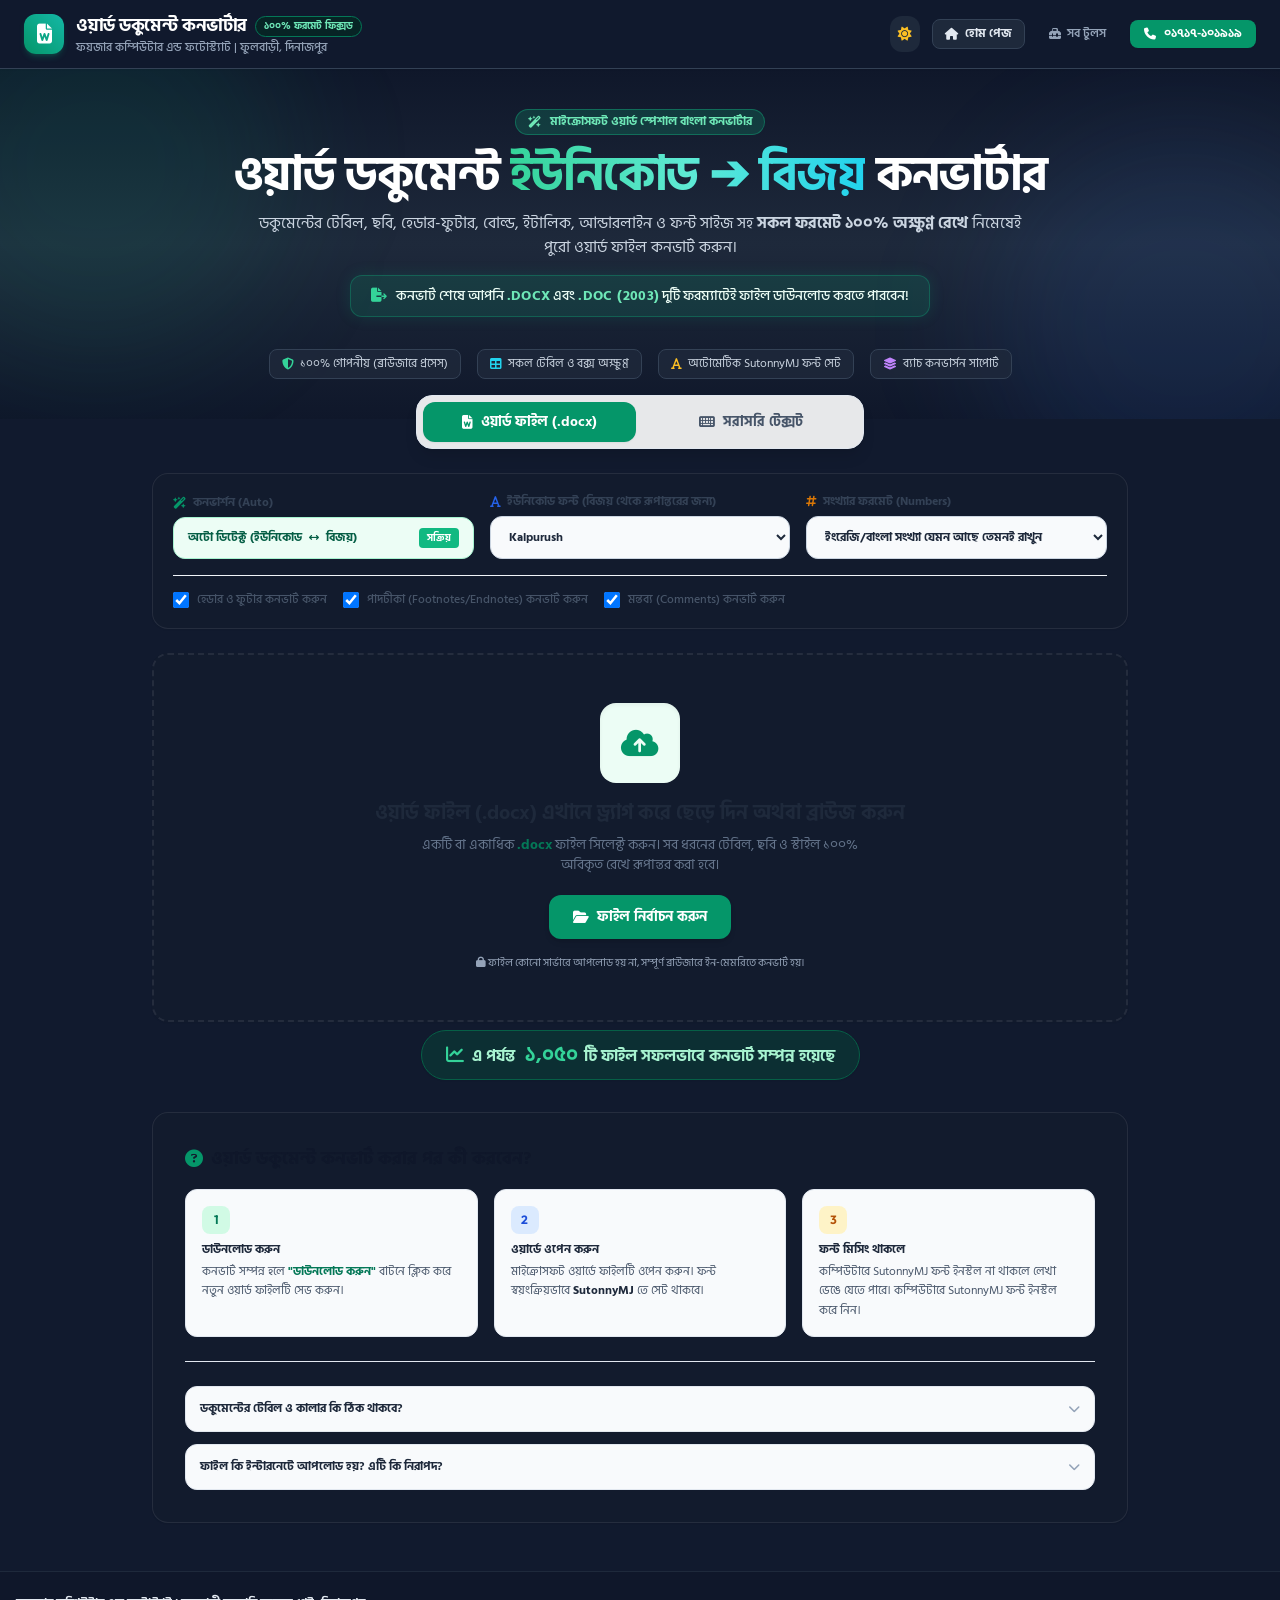
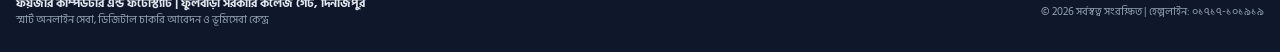
<file: doc-converter.html>
<!DOCTYPE html>
<html lang="bn" class="scroll-smooth">
<head>
  <meta charset="UTF-8">
  <meta name="viewport" content="width=device-width, initial-scale=1.0">
  <title>ওয়ার্ড ডকুমেন্ট ইউনিকোড ➔ বিজয় কনভার্টার | ফয়জার কম্পিউটার</title>
  <meta name="description" content="মাইক্রোসফট ওয়ার্ড (.docx) ডকুমেন্টের সকল ফরমেট, টেবিল, স্টাইল ঠিক রেখে ইউনিকোড থেকে বিজয় (SutonnyMJ) এবং বিজয় থেকে ইউনিকোডে শতভাগ নির্ভুল কনভার্টার।">
  <meta name="keywords" content="Word docx Unicode to Bijoy converter, ইউনিকোড টু বিজয় কনভার্টার, SutonnyMJ converter, docx format preserve bangla converter">
  <meta name="author" content="ফয়জার কম্পিউটার এন্ড ফটোস্ট্যাট">

  <!-- Google Fonts: Hind Siliguri, Noto Sans Bengali & Outfit -->
  <link rel="stylesheet" href="css/google-fonts.css">

  <!-- FontAwesome 6 -->
  <link rel="stylesheet" href="css/font-awesome/all.min.css">

  <!-- Tailwind CSS CDN -->
  <script src="js/vendor/tailwindcss.js"></script>
  <script src="js/offline-data.js"></script>
  <script>
    tailwind.config = {
      darkMode: 'class',
      theme: {
        extend: {
          colors: {
            brandGreen: '#047857',
            brandGreenDark: '#065f46',
            brandGreenLight: '#ecfdf5',
            brandBlue: '#1d4ed8',
            brandBlueDark: '#1e3a8a',
            brandGold: '#d97706',
            brandGoldLight: '#fef3c7'
          },
          fontFamily: {
            sans: ['"Hind Siliguri"', '"Noto Sans Bengali"', 'sans-serif'],
            outfit: ['"Outfit"', 'sans-serif']
          }
        }
      }
    }
  </script>

  <!-- Prevent Theme Flash -->
  <script>
    (function() {
      const savedTheme = localStorage.getItem('fayzar_theme');
      if (savedTheme === 'dark') {
        document.documentElement.classList.add('dark');
      } else if (savedTheme === 'light') {
        document.documentElement.classList.remove('dark');
      } else {
        const hour = new Date().getHours();
        if (hour >= 18 || hour < 6) {
          document.documentElement.classList.add('dark');
        } else {
          document.documentElement.classList.remove('dark');
        }
      }
    })();
  </script>

  <!-- Custom Styles & Webfonts -->
  <style>
    @font-face {
      font-family: 'SutonnyMJ';
      src: url('fonts/SutonnyMJ-Regular.ttf') format('truetype'),
           local('SutonnyMJ'), 
           local('SutonnyMJ-Regular'), 
           local('SutonnyMJ Regular'),
           local('SutonnyOMJ'),
           local('Sutonny');
      font-weight: normal;
      font-style: normal;
      font-display: swap;
    }
    @font-face {
      font-family: 'SutonnyOMJ';
      src: url('fonts/SutonnyOMJ.ttf') format('truetype'),
           local('SutonnyOMJ');
      font-weight: normal;
      font-style: normal;
      font-display: swap;
    }
    .font-sutonny {
      font-family: 'SutonnyMJ', 'SutonnyOMJ', 'SutonnyMJ Regular', 'Sutonny', sans-serif !important;
      font-size: 1.125rem;
      line-height: 1.65;
    }
    .glass-card {
      background: rgba(255, 255, 255, 0.95);
      backdrop-filter: blur(12px);
      border: 1px solid rgba(226, 232, 240, 0.8);
    }
    html.dark .glass-card {
      background: rgba(19, 28, 46, 0.95);
      border-color: rgba(255, 255, 255, 0.08);
    }
    .dropzone-active {
      border-color: #059669 !important;
      background-color: #ecfdf5 !important;
      transform: scale(1.01);
    }
    html.dark .dropzone-active {
      background-color: rgba(6, 78, 59, 0.3) !important;
    }
    .custom-scrollbar::-webkit-scrollbar {
      width: 6px;
      height: 6px;
    }
    .custom-scrollbar::-webkit-scrollbar-track {
      background: #f1f5f9;
    }
    html.dark .custom-scrollbar::-webkit-scrollbar-track {
      background: #0f172a;
    }
    .custom-scrollbar::-webkit-scrollbar-thumb {
      background: #cbd5e1;
      border-radius: 4px;
    }
    html.dark .custom-scrollbar::-webkit-scrollbar-thumb {
      background: #334155;
    }
    .custom-scrollbar::-webkit-scrollbar-thumb:hover {
      background: #94a3b8;
    }
  </style>

  <!-- JSZip & Engines -->
  <script src="js/jszip.min.js"></script>
  <script src="js/bangla-converter-engine.js"></script>
  <script src="js/docx-handler.js"></script>
  <script src="js/docx-to-doc-engine.js"></script>
</head>

<body class="bg-slate-50 dark:bg-[#111a2e] text-slate-800 dark:text-slate-100 font-sans antialiased selection:bg-emerald-200 selection:text-emerald-900 min-h-screen flex flex-col transition-colors duration-300">

  <!-- ==========================================
       ১. হেডার ও নেভিগেশন বার
       ========================================== -->
  <header class="sticky top-0 z-40 bg-white/90 dark:bg-[#111a2e]/90 backdrop-blur-md border-b border-slate-200 dark:border-slate-700 shadow-sm">
    <div class="container mx-auto max-w-7xl px-4 sm:px-6 py-2.5 sm:py-3 flex items-center justify-between">
      <!-- Logo & Brand -->
      <a href="index.html" class="flex items-center gap-3 group">
        <div class="w-10 h-10 rounded-xl bg-gradient-to-tr from-emerald-600 to-teal-500 flex items-center justify-center text-white shadow-md shadow-emerald-500/20 group-hover:scale-105 transition-transform">
          <i class="fa-solid fa-file-word text-xl"></i>
        </div>
        <div>
          <div class="flex items-center gap-2">
            <span class="font-extrabold text-base sm:text-lg text-slate-900 dark:text-white tracking-tight">ওয়ার্ড ডকুমেন্ট কনভার্টার</span>
            <span class="bg-emerald-100 dark:bg-emerald-950/60 text-emerald-800 dark:text-emerald-300 text-[10px] font-bold px-2 py-0.5 rounded-full border border-emerald-300 dark:border-emerald-700">১০০% ফরমেট ফিক্সড</span>
          </div>
          <p class="text-xs text-slate-500 dark:text-slate-400 font-medium">ফয়জার কম্পিউটার এন্ড ফটোস্ট্যাট | ফুলবাড়ী, দিনাজপুর</p>
        </div>
      </a>

      <!-- Quick Nav -->
      <div class="flex items-center gap-2 sm:gap-3">
        <!-- Theme Toggle Button -->
        <button id="doc-theme-toggle-btn" class="p-2 rounded-xl bg-slate-100 dark:bg-slate-800 hover:bg-slate-200 dark:hover:bg-slate-700 text-slate-700 dark:text-amber-300 transition flex items-center justify-center" title="ডে / নাইট মোড পরিবর্তন করুন">
          <i class="fa-solid fa-moon text-sm dark:hidden"></i>
          <i class="fa-solid fa-sun text-sm hidden dark:inline-block text-amber-400"></i>
        </button>

        <a href="index.html" class="inline-flex items-center gap-1.5 px-3 py-1.5 rounded-lg text-xs font-bold text-slate-700 dark:text-slate-200 bg-slate-100 dark:bg-slate-800 hover:bg-emerald-50 dark:hover:bg-emerald-950/40 hover:text-emerald-700 transition border border-slate-200 dark:border-slate-700">
          <i class="fa-solid fa-house"></i> হোম পেজ
        </a>
        <a href="index.html#tools" class="hidden sm:inline-flex items-center gap-1.5 px-3 py-1.5 rounded-lg text-xs font-semibold text-slate-600 dark:text-slate-400 hover:text-emerald-600 dark:hover:text-emerald-400 hover:bg-emerald-50 dark:hover:bg-emerald-950/40 transition">
          <i class="fa-solid fa-toolbox"></i> সব টুলস
        </a>
        <a href="tel:01717101919" class="inline-flex items-center gap-2 bg-emerald-600 hover:bg-emerald-700 text-white px-3.5 py-1.5 rounded-lg text-xs font-bold shadow-sm transition">
          <i class="fa-solid fa-phone"></i> ০১৭১৭-১০১৯১৯
        </a>
      </div>
    </div>
  </header>

  <!-- ==========================================
       ২. ব্যানার ও পরিচিতি সেকশন
       ========================================== -->
  <section class="relative bg-gradient-to-b from-slate-900 via-slate-800 to-slate-900 text-white py-10 px-4 sm:px-6 overflow-hidden">
    <!-- Decorative background elements -->
    <div class="absolute -top-24 -left-24 w-96 h-96 bg-emerald-500/10 rounded-full blur-3xl pointer-events-none"></div>
    <div class="absolute -bottom-24 -right-24 w-96 h-96 bg-blue-500/10 rounded-full blur-3xl pointer-events-none"></div>

    <div class="container mx-auto max-w-5xl text-center relative z-10">
      <div class="inline-flex items-center gap-2 bg-emerald-500/20 border border-emerald-500/40 text-emerald-300 text-xs font-bold px-3 py-1 rounded-full mb-4">
        <i class="fa-solid fa-wand-magic-sparkles"></i> মাইক্রোসফট ওয়ার্ড স্পেশাল বাংলা কনভার্টার
      </div>
      <h1 class="text-2xl sm:text-4xl lg:text-5xl font-extrabold tracking-tight mb-3">
        ওয়ার্ড ডকুমেন্ট <span class="text-transparent bg-clip-text bg-gradient-to-r from-emerald-400 via-teal-300 to-cyan-400">ইউনিকোড ➔ বিজয়</span> কনভার্টার
      </h1>
      <p class="text-sm sm:text-base text-slate-300 max-w-3xl mx-auto leading-relaxed">
        ডকুমেন্টের টেবিল, ছবি, হেডার-ফুটার, বোল্ড, ইটালিক, আন্ডারলাইন ও ফন্ট সাইজ সহ <strong>সকল ফরমেট ১০০% অক্ষুণ্ণ রেখে</strong> নিমেষেই পুরো ওয়ার্ড ফাইল কনভার্ট করুন। 
      </p>
      
      <div class="mt-4 mb-2 inline-block bg-emerald-500/15 border border-emerald-500/30 text-emerald-50 text-sm px-5 py-2.5 rounded-xl font-medium shadow-[0_0_15px_rgba(16,185,129,0.15)]">
        <i class="fa-solid fa-file-export text-emerald-400 mr-1.5"></i> কনভার্ট শেষে আপনি <strong class="text-emerald-300 font-bold tracking-wide">.DOCX</strong> এবং <strong class="text-emerald-300 font-bold tracking-wide">.DOC (2003)</strong> দুটি ফরম্যাটেই ফাইল ডাউনলোড করতে পারবেন!
      </div>

      <!-- Key Highlights Pills -->
      <div class="flex flex-wrap justify-center gap-2 sm:gap-4 mt-6 text-xs text-slate-300">
        <div class="flex items-center gap-1.5 bg-slate-800/80 border border-slate-700 px-3 py-1.5 rounded-lg">
          <i class="fa-solid fa-shield-halved text-emerald-400"></i> ১০০% গোপনীয় (ব্রাউজারে প্রসেস)
        </div>
        <div class="flex items-center gap-1.5 bg-slate-800/80 border border-slate-700 px-3 py-1.5 rounded-lg">
          <i class="fa-solid fa-table text-cyan-400"></i> সকল টেবিল ও বক্স অক্ষুণ্ণ
        </div>
        <div class="flex items-center gap-1.5 bg-slate-800/80 border border-slate-700 px-3 py-1.5 rounded-lg">
          <i class="fa-solid fa-font text-amber-400"></i> অটোমেটিক SutonnyMJ ফন্ট সেট
        </div>
        <div class="flex items-center gap-1.5 bg-slate-800/80 border border-slate-700 px-3 py-1.5 rounded-lg">
          <i class="fa-solid fa-layer-group text-purple-400"></i> ব্যাচ কনভার্সন সাপোর্ট
        </div>
      </div>
    </div>
  </section>

  <!-- ==========================================
       ৩. মূল কনভার্টার অ্যাপ (ট্যাব ভিত্তিক)
       ========================================== -->
  <main class="flex-grow container mx-auto max-w-5xl px-4 sm:px-6 -mt-6 mb-12 relative z-20">
    
    <!-- Tab Controls -->
    <div class="flex items-center justify-center gap-2 p-1.5 bg-white/90 backdrop-blur-md rounded-2xl shadow-lg border border-slate-200 max-w-md mx-auto mb-6">
      <button id="tabBtnDocx" class="flex-1 flex items-center justify-center gap-2 py-2.5 px-4 rounded-xl text-sm font-bold transition-all shadow-sm bg-emerald-600 text-white">
        <i class="fa-solid fa-file-word"></i> ওয়ার্ড ফাইল (.docx)
      </button>
      <button id="tabBtnText" class="flex-1 flex items-center justify-center gap-2 py-2.5 px-4 rounded-xl text-sm font-bold transition-all text-slate-600 hover:text-slate-900 hover:bg-slate-100">
        <i class="fa-solid fa-keyboard"></i> সরাসরি টেক্সট
      </button>
    </div>

    <!-- ==========================================
         ট্যাব ১: ওয়ার্ড ফাইল কনভার্টার
         ========================================== -->
    <div id="docxTabContent" class="space-y-6">

      <!-- Settings & Direction Bar -->
      <div class="glass-card rounded-2xl p-5 shadow-sm">
        <div class="grid grid-cols-1 md:grid-cols-3 gap-4 items-center">
          
          <!-- Conversion Direction -->
          <div>
            <label class="block text-xs font-bold text-slate-700 mb-1.5 flex items-center gap-1.5">
              <i class="fa-solid fa-wand-magic-sparkles text-emerald-600"></i> কনভার্শন (Auto)
            </label>
            <div class="w-full bg-emerald-50 border border-emerald-200 rounded-xl px-3.5 py-2.5 text-xs font-bold text-emerald-800 flex items-center justify-between">
              <span>অটো ডিটেক্ট (ইউনিকোড <i class="fa-solid fa-arrows-left-right mx-1 text-[10px]"></i> বিজয়)</span>
              <span class="bg-emerald-500 text-white px-2 py-0.5 rounded text-[10px]">সক্রিয়</span>
            </div>
            <input type="hidden" id="convDirection" value="auto">
          </div>

          <!-- Target Font -->
          <div>
            <label class="block text-xs font-bold text-slate-700 mb-1.5 flex items-center gap-1.5">
              <i class="fa-solid fa-font text-blue-600"></i> ইউনিকোড ফন্ট (বিজয় থেকে রূপান্তরের জন্য)
            </label>
            <select id="targetFontSelect" class="w-full bg-slate-50 border border-slate-300 rounded-xl px-3.5 py-2.5 text-xs font-bold text-slate-800 focus:ring-2 focus:ring-emerald-500 focus:border-emerald-500 outline-none transition">
              <option value="Kalpurush" selected>Kalpurush</option>
              <option value="Nikosh">Nikosh</option>
              <option value="SolaimanLipi">SolaimanLipi</option>
            </select>
          </div>

          <!-- Number Option -->
          <div>
            <label class="block text-xs font-bold text-slate-700 mb-1.5 flex items-center gap-1.5">
              <i class="fa-solid fa-hashtag text-amber-600"></i> সংখ্যার ফরমেট (Numbers)
            </label>
            <select id="numberOption" class="w-full bg-slate-50 border border-slate-300 rounded-xl px-3.5 py-2.5 text-xs font-bold text-slate-800 focus:ring-2 focus:ring-emerald-500 focus:border-emerald-500 outline-none transition">
              <option value="keep" selected>ইংরেজি/বাংলা সংখ্যা যেমন আছে তেমনই রাখুন</option>
              <option value="toBangla">সকল সংখ্যাকে বাংলায় রূপান্তর করুন (০-৯)</option>
              <option value="toEnglish">সকল সংখ্যাকে ইংরেজিতে রূপান্তর করুন (0-9)</option>
            </select>
          </div>

        </div>

        <!-- Checkboxes -->
        <div class="mt-4 pt-4 border-t border-slate-100 flex flex-wrap gap-4 text-xs font-medium text-slate-600">
          <label class="inline-flex items-center gap-2 cursor-pointer">
            <input type="checkbox" id="chkHeaders" checked class="rounded text-emerald-600 focus:ring-emerald-500 w-4 h-4">
            <span>হেডার ও ফুটার কনভার্ট করুন</span>
          </label>
          <label class="inline-flex items-center gap-2 cursor-pointer">
            <input type="checkbox" id="chkFootnotes" checked class="rounded text-emerald-600 focus:ring-emerald-500 w-4 h-4">
            <span>পাদটীকা (Footnotes/Endnotes) কনভার্ট করুন</span>
          </label>
          <label class="inline-flex items-center gap-2 cursor-pointer">
            <input type="checkbox" id="chkComments" checked class="rounded text-emerald-600 focus:ring-emerald-500 w-4 h-4">
            <span>মন্তব্য (Comments) কনভার্ট করুন</span>
          </label>
        </div>
      </div>

      <!-- Drag & Drop Upload Zone -->
      <div id="dropZone" class="glass-card rounded-2xl p-8 sm:p-12 text-center border-2 border-dashed border-slate-300 hover:border-emerald-500 transition-all cursor-pointer group shadow-sm">
        <input type="file" id="docxFileInput" accept=".docx" multiple class="hidden">
        
        <div class="w-20 h-20 bg-emerald-50 text-emerald-600 rounded-2xl flex items-center justify-center mx-auto mb-4 group-hover:scale-110 group-hover:bg-emerald-100 transition-transform shadow-inner">
          <i class="fa-solid fa-cloud-arrow-up text-3xl"></i>
        </div>

        <h2 class="text-lg sm:text-xl font-extrabold text-slate-800 mb-2">
          ওয়ার্ড ফাইল (.docx) এখানে ড্র্যাগ করে ছেড়ে দিন অথবা ব্রাউজ করুন
        </h2>
        <p class="text-xs sm:text-sm text-slate-500 max-w-md mx-auto mb-5 leading-relaxed">
          একটি বা একাধিক <span class="font-bold text-emerald-700">.docx</span> ফাইল সিলেক্ট করুন। সব ধরনের টেবিল, ছবি ও স্টাইল ১০০% অবিকৃত রেখে রূপান্তর করা হবে।
        </p>

        <button type="button" id="browseBtn" class="inline-flex items-center gap-2 bg-emerald-600 hover:bg-emerald-700 text-white font-bold text-sm px-6 py-3 rounded-xl shadow-md hover:shadow-lg transition-all">
          <i class="fa-solid fa-folder-open"></i> ফাইল নির্বাচন করুন
        </button>

        <p class="text-[11px] text-slate-400 mt-4">
          <i class="fa-solid fa-lock"></i> ফাইল কোনো সার্ভারে আপলোড হয় না, সম্পূর্ণ ব্রাউজারে ইন-মেমরিতে কনভার্ট হয়।
        </p>
      </div>

      <!-- Processing Progress Card (Hidden by default) -->
      <div id="progressCard" class="hidden glass-card rounded-2xl p-6 shadow-md border-emerald-200">
        <div class="flex items-center justify-between mb-3">
          <div class="flex items-center gap-3">
            <div class="w-8 h-8 rounded-lg bg-emerald-100 text-emerald-600 flex items-center justify-center animate-spin">
              <i class="fa-solid fa-circle-notch"></i>
            </div>
            <div>
              <h3 id="progressTitle" class="text-sm font-bold text-slate-800">ডকুমেন্ট প্রসেস হচ্ছে...</h3>
              <p id="progressStatus" class="text-xs text-slate-500">অনুগ্রহ করে অপেক্ষা করুন</p>
            </div>
          </div>
          <span id="progressPctText" class="text-sm font-extrabold text-emerald-600 font-outfit">0%</span>
        </div>
        <div class="w-full bg-slate-200 rounded-full h-2.5 overflow-hidden">
          <div id="progressBar" class="bg-gradient-to-r from-emerald-500 to-teal-500 h-2.5 rounded-full transition-all duration-300" style="width: 0%"></div>
        </div>
      </div>

      <!-- Converted Files List & Download Section -->
      <div id="resultsCard" class="hidden space-y-4">
        <div class="flex flex-wrap items-center justify-between gap-3">
          <h3 class="text-base font-extrabold text-slate-800 flex items-center gap-2">
            <i class="fa-solid fa-circle-check text-emerald-600"></i> কনভার্ট করা ফাইলসমূহ (DOCX ও DOC 2003 প্রস্তুত) <span id="convertedFilesCount" class="bg-emerald-100 text-emerald-800 text-[11px] px-2 py-0.5 rounded-full ml-1 font-bold">০ টি</span>
          </h3>
          <div id="bulkDownloadGroup" class="hidden flex flex-wrap items-center gap-2">
            <button id="downloadAllDocxBtn" class="inline-flex items-center gap-1.5 bg-emerald-700 hover:bg-emerald-800 text-white text-xs font-bold px-3 py-1.5 rounded-lg transition shadow-sm">
              <i class="fa-solid fa-file-word"></i> সব .DOCX ডাউনলোড
            </button>
            <button id="downloadAllDocBtn" class="inline-flex items-center gap-1.5 bg-blue-700 hover:bg-blue-800 text-white text-xs font-bold px-3 py-1.5 rounded-lg transition shadow-sm">
              <i class="fa-solid fa-file-lines"></i> সব .DOC (2003) ডাউনলোড
            </button>
          </div>
        </div>

        <div id="fileItemsContainer" class="space-y-3">
          <!-- File cards injected via JS -->
        </div>

        <!-- Before & After Live Sample Preview -->
        <div id="previewBox" class="hidden glass-card rounded-2xl p-5 shadow-sm border-slate-200">
          <div class="flex flex-wrap items-center justify-between gap-2 mb-3">
            <h4 class="text-xs font-extrabold text-slate-700 uppercase tracking-wider flex items-center gap-2">
              <i class="fa-solid fa-eye text-emerald-600"></i> লেখার নমুনা প্রিভিউ (Preview Sample)
            </h4>
            <div class="inline-flex items-center gap-1.5 text-[11px] font-bold text-emerald-800 bg-emerald-100 px-3 py-1 rounded-lg border border-emerald-300 shadow-sm">
              <i class="fa-solid fa-font text-emerald-600"></i> SutonnyMJ ফন্ট লাইভ রেন্ডারিং
            </div>
          </div>
          <div class="grid grid-cols-1 md:grid-cols-2 gap-4 text-xs">
            <div class="bg-slate-50 p-4 rounded-xl border border-slate-200 shadow-inner">
              <span id="previewOriginalLabel" class="font-bold text-slate-600 block mb-2 text-xs flex items-center gap-1.5">
                <i class="fa-solid fa-file-lines text-slate-400"></i> মূল ফাইল (Original):
              </span>
              <div id="previewOriginalText" class="text-slate-800 leading-relaxed max-h-40 overflow-y-auto custom-scrollbar"></div>
            </div>
            <div class="bg-emerald-50/60 p-4 rounded-xl border border-emerald-200 shadow-inner">
              <span id="previewConvertedLabel" class="font-bold text-emerald-700 block mb-2 text-xs flex items-center gap-1.5">
                <i class="fa-solid fa-circle-check text-emerald-600"></i> কনভার্ট হওয়া ফাইল (Converted):
              </span>
              <div id="previewConvertedText" class="text-slate-900 leading-relaxed max-h-40 overflow-y-auto custom-scrollbar"></div>
            </div>
          </div>
        </div>

      </div>

    </div>

    <!-- ==========================================
         ট্যাব ২: সরাসরি লাইভ টেক্সট কনভার্টার
         ========================================== -->
    <div id="textTabContent" class="hidden space-y-6">
      
      <!-- Text Converter Controls -->
      <div class="glass-card rounded-2xl p-4 shadow-sm flex flex-wrap items-center justify-between gap-3">
        <div class="flex items-center gap-3">
          <label class="text-xs font-bold text-slate-700">কনভার্সন মোড:</label>
          <div class="inline-flex rounded-lg bg-emerald-50 border border-emerald-200 p-1 text-xs font-bold text-emerald-700 items-center gap-2 px-3 py-1.5">
            <i class="fa-solid fa-wand-magic-sparkles"></i> অটো ডিটেক্ট (ইউনিকোড <i class="fa-solid fa-arrows-left-right text-[10px]"></i> বিজয়)
          </div>
        </div>

        <div class="flex items-center gap-2">
          <button id="clearTextBtn" class="px-3 py-1.5 rounded-lg border border-slate-200 text-xs font-bold text-slate-600 hover:bg-slate-100 transition flex items-center gap-1.5">
            <i class="fa-solid fa-trash-can text-red-500"></i> ক্লিয়ার
          </button>
          <button id="copyConvertedTextBtn" class="px-3.5 py-1.5 rounded-lg bg-emerald-600 hover:bg-emerald-700 text-white text-xs font-bold transition flex items-center gap-1.5 shadow-sm">
            <i class="fa-solid fa-copy"></i> কপি টেক্সট
          </button>
        </div>
      </div>

      <!-- Side by Side Textboxes -->
      <div class="grid grid-cols-1 md:grid-cols-2 gap-4">
        
        <!-- Source Input Box -->
        <div class="glass-card rounded-2xl p-4 shadow-sm flex flex-col">
          <div class="flex items-center justify-between mb-2">
            <span id="sourceLabel" class="text-xs font-extrabold text-slate-700 flex items-center gap-1.5">
              <i class="fa-solid fa-pen text-emerald-600"></i> ইউনিকোড টেক্সট পেস্ট বা টাইপ করুন:
            </span>
            <span id="sourceStats" class="text-[11px] font-semibold text-slate-400">০ শব্দ | ০ বর্ণ</span>
          </div>
          <textarea id="sourceTextArea" rows="12" placeholder="এখানে বাংলা লেখা পেস্ট করুন..." class="w-full flex-grow p-3 bg-slate-50 border border-slate-200 rounded-xl text-sm text-slate-800 focus:ring-2 focus:ring-emerald-500 focus:bg-white outline-none resize-none transition custom-scrollbar"></textarea>
        </div>

        <!-- Converted Output Box -->
        <div class="glass-card rounded-2xl p-4 shadow-sm flex flex-col">
          <div class="flex items-center justify-between mb-2">
            <span id="targetLabel" class="text-xs font-extrabold text-slate-700 flex items-center gap-1.5">
              <i class="fa-solid fa-check-double text-blue-600"></i> বিজয় (SutonnyMJ) আউটপুট:
            </span>
            <span id="targetStats" class="text-[11px] font-semibold text-slate-400">০ শব্দ | ০ বর্ণ</span>
          </div>
          <textarea id="targetTextArea" rows="12" readonly placeholder="স্বয়ংক্রিয়ভাবে কনভার্ট হওয়া লেখা এখানে প্রদর্শিত হবে..." class="w-full flex-grow p-3 bg-emerald-50/40 border border-emerald-200 rounded-xl text-sm text-slate-900 font-sutonny outline-none resize-none transition custom-scrollbar"></textarea>
          
          <!-- Direct File Download Options for Converted Text -->
          <div class="mt-3 pt-3 border-t border-slate-200 flex flex-wrap items-center justify-between gap-2">
            <span class="text-[11px] font-bold text-slate-500 flex items-center gap-1">
              <i class="fa-solid fa-floppy-disk text-emerald-600"></i> সরাসরি ফাইল ডাউনলোড:
            </span>
            <div class="flex flex-wrap items-center gap-2">
              <button id="downloadTextDocxBtn" class="inline-flex items-center gap-1.5 bg-emerald-600 hover:bg-emerald-700 text-white text-xs font-bold px-3 py-1.5 rounded-xl shadow-sm transition">
                <i class="fa-solid fa-file-word"></i> ডাউনলোড .DOCX
              </button>
              <button id="downloadTextDocBtn" class="inline-flex items-center gap-1.5 bg-blue-600 hover:bg-blue-700 text-white text-xs font-bold px-3 py-1.5 rounded-xl shadow-sm transition">
                <i class="fa-solid fa-file-lines"></i> ডাউনলোড .DOC (2003)
              </button>
            </div>
          </div>
        </div>

      </div>

    </div>

    <!-- Live Statistics Badge (Moved from Hero) -->
    <div class="flex justify-center mt-2 mb-8 relative z-20">
      <div class="inline-flex items-center gap-2 bg-emerald-50 dark:bg-emerald-900/40 border border-emerald-200 dark:border-emerald-800 text-emerald-800 dark:text-emerald-200 text-sm sm:text-base font-bold px-6 py-2.5 rounded-full shadow-sm">
        <i class="fa-solid fa-chart-line text-emerald-600 dark:text-emerald-400 text-lg"></i>
        <span id="global-stats-text">এ পর্যন্ত <strong class="text-emerald-600 dark:text-emerald-400 font-black text-lg sm:text-xl mx-1.5">১,০৫০</strong>টি ফাইল সফলভাবে কনভার্ট সম্পন্ন হয়েছে</span>
      </div>
    </div>

    <!-- ==========================================
         ৪. ব্যবহার নির্দেশিকা ও প্রশ্নোত্তর (FAQ)
         ========================================== -->
    <div class="glass-card rounded-2xl p-6 sm:p-8 mt-8 shadow-sm">
      <h3 class="text-base sm:text-lg font-extrabold text-slate-900 mb-4 flex items-center gap-2">
        <i class="fa-solid fa-circle-question text-emerald-600"></i> ওয়ার্ড ডকুমেন্ট কনভার্ট করার পর কী করবেন?
      </h3>

      <div class="grid grid-cols-1 md:grid-cols-3 gap-4 text-xs">
        <div class="bg-slate-50 p-4 rounded-xl border border-slate-200">
          <div class="w-7 h-7 bg-emerald-100 text-emerald-700 rounded-lg flex items-center justify-center font-bold font-outfit mb-2">1</div>
          <h4 class="font-extrabold text-slate-800 mb-1">ডাউনলোড করুন</h4>
          <p class="text-slate-600 leading-relaxed">কনভার্ট সম্পন্ন হলে <span class="font-bold text-emerald-700">"ডাউনলোড করুন"</span> বাটনে ক্লিক করে নতুন ওয়ার্ড ফাইলটি সেভ করুন।</p>
        </div>

        <div class="bg-slate-50 p-4 rounded-xl border border-slate-200">
          <div class="w-7 h-7 bg-blue-100 text-blue-700 rounded-lg flex items-center justify-center font-bold font-outfit mb-2">2</div>
          <h4 class="font-extrabold text-slate-800 mb-1">ওয়ার্ডে ওপেন করুন</h4>
          <p class="text-slate-600 leading-relaxed">মাইক্রোসফট ওয়ার্ডে ফাইলটি ওপেন করুন। ফন্ট স্বয়ংক্রিয়ভাবে <span class="font-bold text-slate-800">SutonnyMJ</span> তে সেট থাকবে।</p>
        </div>

        <div class="bg-slate-50 p-4 rounded-xl border border-slate-200">
          <div class="w-7 h-7 bg-amber-100 text-amber-700 rounded-lg flex items-center justify-center font-bold font-outfit mb-2">3</div>
          <h4 class="font-extrabold text-slate-800 mb-1">ফন্ট মিসিং থাকলে</h4>
          <p class="text-slate-600 leading-relaxed">কম্পিউটারে SutonnyMJ ফন্ট ইনস্টল না থাকলে লেখা ভেঙে যেতে পারে। কম্পিউটারে SutonnyMJ ফন্ট ইনস্টল করে নিন।</p>
        </div>
      </div>

      <!-- Accordion FAQ -->
      <div class="mt-6 space-y-3 pt-6 border-t border-slate-200">
        <details class="group bg-slate-50 rounded-xl p-3.5 text-xs cursor-pointer border border-slate-200">
          <summary class="font-bold text-slate-800 flex items-center justify-between">
            <span>ডকুমেন্টের টেবিল ও কালার কি ঠিক থাকবে?</span>
            <i class="fa-solid fa-chevron-down text-slate-400 group-open:rotate-180 transition-transform"></i>
          </summary>
          <p class="mt-2 text-slate-600 leading-relaxed pl-2 border-l-2 border-emerald-500">
            হ্যাঁ, ১০০% ঠিক থাকবে। আমাদের কনভার্টার শুধুমাত্র ওয়ার্ড ফাইলের টেক্সট নোডগুলো কনভার্ট করে। ডকুমেন্টের টেবিল, বর্ডার, শেডিং, ফন্ট সাইজ, বোল্ড, ইটালিক ও ছবি একদম অবিকৃত থাকে।
          </p>
        </details>

        <details class="group bg-slate-50 rounded-xl p-3.5 text-xs cursor-pointer border border-slate-200">
          <summary class="font-bold text-slate-800 flex items-center justify-between">
            <span>ফাইল কি ইন্টারনেটে আপলোড হয়? এটি কি নিরাপদ?</span>
            <i class="fa-solid fa-chevron-down text-slate-400 group-open:rotate-180 transition-transform"></i>
          </summary>
          <p class="mt-2 text-slate-600 leading-relaxed pl-2 border-l-2 border-emerald-500">
            সম্পূর্ণ নিরাপদ। এটি ক্লায়েন্ট-সাইড প্রযুক্তি (JSZip) ব্যবহার করে আপনার ব্রাউজারের ভেতর মেমরিতে প্রসেস হয়। কোনো ফাইল কোনো সার্ভারে আপলোড হয় না।
          </p>
        </details>
      </div>

    </div>

  </main>

  <!-- ==========================================
       ৫. ফুটার সেকশন
       ========================================== -->
  <footer class="bg-slate-900 text-white py-6 border-t border-slate-800 text-xs">
    <div class="container mx-auto max-w-7xl px-4 flex flex-col sm:flex-row items-center justify-between gap-3 text-center sm:text-left">
      <div>
        <p class="font-bold text-slate-200">ফয়জার কম্পিউটার এন্ড ফটোস্ট্যাট | ফুলবাড়ী সরকারি কলেজ গেট, দিনাজপুর</p>
        <p class="text-slate-400 text-[11px]">স্মার্ট অনলাইন সেবা, ডিজিটাল চাকরি আবেদন ও ভূমিসেবা কেন্দ্র</p>
      </div>
      <div class="text-slate-400 text-[11px]">
        &copy; <span id="currentYear"></span> সর্বস্বত্ব সংরক্ষিত | হেল্পলাইন: ০১৭১৭-১০১৯১৯
      </div>
    </div>
  </footer>

  <!-- Toast Notification Container -->
  <div id="toastContainer" class="fixed bottom-5 right-5 z-50 flex flex-col gap-2 pointer-events-none"></div>

  <!-- App Controller Script -->
  <script>
    document.addEventListener('DOMContentLoaded', () => {
      document.getElementById('currentYear').textContent = new Date().getFullYear();

      // Tab Switcher
      const tabBtnDocx = document.getElementById('tabBtnDocx');
      const tabBtnText = document.getElementById('tabBtnText');
      const docxTabContent = document.getElementById('docxTabContent');
      const textTabContent = document.getElementById('textTabContent');

      tabBtnDocx.addEventListener('click', () => {
        tabBtnDocx.className = "flex-1 flex items-center justify-center gap-2 py-2.5 px-4 rounded-xl text-sm font-bold transition-all shadow-sm bg-emerald-600 text-white";
        tabBtnText.className = "flex-1 flex items-center justify-center gap-2 py-2.5 px-4 rounded-xl text-sm font-bold transition-all text-slate-600 hover:text-slate-900 hover:bg-slate-100";
        docxTabContent.classList.remove('hidden');
        textTabContent.classList.add('hidden');
      });

      tabBtnText.addEventListener('click', () => {
        tabBtnText.className = "flex-1 flex items-center justify-center gap-2 py-2.5 px-4 rounded-xl text-sm font-bold transition-all shadow-sm bg-emerald-600 text-white";
        tabBtnDocx.className = "flex-1 flex items-center justify-center gap-2 py-2.5 px-4 rounded-xl text-sm font-bold transition-all text-slate-600 hover:text-slate-900 hover:bg-slate-100";
        textTabContent.classList.remove('hidden');
        docxTabContent.classList.add('hidden');
      });

      // ==========================================
      // DOCX FILE CONVERSION CONTROLLER
      // ==========================================
      const dropZone = document.getElementById('dropZone');
      const fileInput = document.getElementById('docxFileInput');
      const browseBtn = document.getElementById('browseBtn');
      const progressCard = document.getElementById('progressCard');
      const progressTitle = document.getElementById('progressTitle');
      const progressStatus = document.getElementById('progressStatus');
      const progressPctText = document.getElementById('progressPctText');
      const progressBar = document.getElementById('progressBar');
      const resultsCard = document.getElementById('resultsCard');
      const fileItemsContainer = document.getElementById('fileItemsContainer');
      const previewBox = document.getElementById('previewBox');
      const previewOriginalText = document.getElementById('previewOriginalText');
      const previewConvertedText = document.getElementById('previewConvertedText');
      const downloadAllDocxBtn = document.getElementById('downloadAllDocxBtn');
      const downloadAllDocBtn = document.getElementById('downloadAllDocBtn');
      const bulkDownloadGroup = document.getElementById('bulkDownloadGroup');

      const convDirection = document.getElementById('convDirection');
      const targetFontSelect = document.getElementById('targetFontSelect');
      const numberOption = document.getElementById('numberOption');
      const chkHeaders = document.getElementById('chkHeaders');
      const chkFootnotes = document.getElementById('chkFootnotes');
      const chkComments = document.getElementById('chkComments');

      let convertedFilesCache = [];

      // Update target font default when direction changes
      convDirection.addEventListener('change', () => {
        if (convDirection.value === 'u2b') {
          targetFontSelect.value = 'SutonnyMJ';
        } else {
          targetFontSelect.value = 'Kalpurush';
        }
      });

      // Global Stats Initialization
      const globalStatsText = document.getElementById('global-stats-text');
      function updateGlobalStatsUI(count) {
        if (!globalStatsText) return;
        const formattedCount = new Intl.NumberFormat('bn-BD').format(count);
        globalStatsText.innerHTML = `এ পর্যন্ত <strong class="text-emerald-600 dark:text-emerald-400 font-black text-lg sm:text-xl mx-1.5">${formattedCount}</strong>টি ফাইল সফলভাবে কনভার্ট সম্পন্ন হয়েছে`;
      }
      const initialStats = parseInt(localStorage.getItem('fayzar_total_files_converted') || '1050', 10);
      updateGlobalStatsUI(initialStats);

      // Click to browse
      browseBtn.addEventListener('click', (e) => {
        e.stopPropagation();
        fileInput.click();
      });
      dropZone.addEventListener('click', () => fileInput.click());

      // Drag & drop events
      ['dragenter', 'dragover'].forEach(eventName => {
        dropZone.addEventListener(eventName, (e) => {
          e.preventDefault();
          e.stopPropagation();
          dropZone.classList.add('dropzone-active');
        });
      });

      ['dragleave', 'drop'].forEach(eventName => {
        dropZone.addEventListener(eventName, (e) => {
          e.preventDefault();
          e.stopPropagation();
          dropZone.classList.remove('dropzone-active');
        });
      });

      dropZone.addEventListener('drop', (e) => {
        const files = e.dataTransfer.files;
        if (files && files.length > 0) {
          processDocxFiles(Array.from(files));
        }
      });

      fileInput.addEventListener('change', (e) => {
        const files = e.target.files;
        if (files && files.length > 0) {
          processDocxFiles(Array.from(files));
        }
      });

      async function processDocxFiles(files) {
        const docxFiles = files.filter(f => f.name.toLowerCase().endsWith('.docx'));
        if (docxFiles.length === 0) {
          showToast("দয়া করে শুধুমাত্র .docx ফাইল নির্বাচন করুন।", "error");
          return;
        }

        const handler = new DocxHandler();
        const direction = convDirection.value;
        const targetFont = targetFontSelect.value;
        const numOpt = numberOption.value;

        const convertNumbers = numOpt !== 'keep';
        const numberFormat = numOpt === 'toBangla' ? 'bengali' : 'english';

        convertedFilesCache = [];
        fileItemsContainer.innerHTML = '';
        progressCard.classList.remove('hidden');
        resultsCard.classList.remove('hidden');
        previewBox.classList.add('hidden');

        for (let i = 0; i < docxFiles.length; i++) {
          const file = docxFiles[i];
          const fileNum = i + 1;
          const totalCount = docxFiles.length;

          try {
            const result = await handler.convertDocx(file, {
              direction: direction,
              targetFont: targetFont,
              convertHeadersFooters: chkHeaders.checked,
              convertFootnotes: chkFootnotes.checked,
              convertComments: chkComments.checked,
              convertNumbers: convertNumbers,
              numberFormat: numberFormat,
              onProgress: (percent, msg) => {
                const totalProgress = Math.floor(((i + (percent / 100)) / totalCount) * 85);
                progressBar.style.width = totalProgress + '%';
                progressPctText.textContent = totalProgress + '%';
                progressTitle.textContent = `ফাইল প্রসেস হচ্ছে (${fileNum}/${totalCount}): ${file.name}`;
                progressStatus.textContent = msg;
              }
            });

            // Also generate Word 2003 (.doc) full-fidelity version
            progressStatus.textContent = "Word 2003 (.doc) প্রশ্নপত্র ফরম্যাট প্রস্তুত হচ্ছে...";
            let docBlob = null;
            if (typeof DocxToDocConverter !== 'undefined') {
              const docConverter = new DocxToDocConverter();
              const docRes = await docConverter.convertDocxToDoc(result.convertedBlob, {
                preserveSutonny: true,
                optimizeForQuestionPaper: true
              });
              docBlob = docRes.convertedBlob;
            } else {
              docBlob = result.convertedBlob;
            }

            const baseName = file.name.replace(/\.docx$/i, '');
            result.outputFileNameDocx = `${baseName}_converted.docx`;
            result.outputFileNameDoc = `${baseName}_Word2003.doc`;
            result.docBlob = docBlob;

            convertedFilesCache.push(result);
            renderConvertedFileItem(result);

            // Update Statistics
            let currentStats = parseInt(localStorage.getItem('fayzar_total_files_converted') || '1050', 10);
            currentStats++;
            localStorage.setItem('fayzar_total_files_converted', currentStats);
            updateGlobalStatsUI(currentStats);

            // Show preview if first file
            if (i === 0 && result.preview.originalSample.length > 0) {
              const isU2B = (direction === 'u2b');
              const origLabelEl = document.getElementById('previewOriginalLabel');
              const convLabelEl = document.getElementById('previewConvertedLabel');

              if (isU2B) {
                if (origLabelEl) origLabelEl.innerHTML = `<i class="fa-solid fa-file-lines text-slate-400"></i> মূল ফাইল (ইউনিকোড):`;
                if (convLabelEl) convLabelEl.innerHTML = `<i class="fa-solid fa-circle-check text-emerald-600"></i> কনভার্ট হওয়া ফাইল (বিজয় / SutonnyMJ ফন্ট):`;
                
                previewOriginalText.className = "text-slate-800 leading-relaxed font-sans text-sm max-h-40 overflow-y-auto custom-scrollbar";
                previewConvertedText.className = "text-slate-900 leading-relaxed font-sutonny text-base max-h-40 overflow-y-auto custom-scrollbar";
              } else {
                if (origLabelEl) origLabelEl.innerHTML = `<i class="fa-solid fa-file-lines text-amber-500"></i> মূল ফাইল (বিজয় / SutonnyMJ ফন্ট):`;
                if (convLabelEl) convLabelEl.innerHTML = `<i class="fa-solid fa-circle-check text-emerald-600"></i> কনভার্ট হওয়া ফাইল (ইউনিকোড):`;

                previewOriginalText.className = "text-slate-900 leading-relaxed font-sutonny text-base max-h-40 overflow-y-auto custom-scrollbar";
                previewConvertedText.className = "text-slate-800 leading-relaxed font-sans text-sm max-h-40 overflow-y-auto custom-scrollbar";
              }

              previewOriginalText.innerHTML = result.preview.originalSample.map(s => `<p class="mb-1.5">${escapeHtml(s)}</p>`).join('');
              previewConvertedText.innerHTML = result.preview.convertedSample.map(s => `<p class="mb-1.5">${escapeHtml(s)}</p>`).join('');
              previewBox.classList.remove('hidden');
            }

          } catch (err) {
            console.error("Error converting file:", err);
            showToast(`ত্রুটি: ${file.name} কনভার্ট করা যায়নি। (${err.message})`, "error");
          }
        }

        progressBar.style.width = '100%';
        progressPctText.textContent = '100%';
        progressCard.classList.add('hidden');
        showToast(`${docxFiles.length} টি ওয়ার্ড ফাইল সফলভাবে কনভার্ট হয়েছে!`, "success");
        const countSpan = document.getElementById('convertedFilesCount');
        if (countSpan) countSpan.textContent = `${docxFiles.length} টি`;

        if (docxFiles.length > 1) {
          bulkDownloadGroup.classList.remove('hidden');
        } else {
          bulkDownloadGroup.classList.add('hidden');
        }
      }

      function renderConvertedFileItem(res) {
        const item = document.createElement('div');
        item.className = "glass-card rounded-2xl p-4 sm:p-5 flex flex-col lg:flex-row items-start lg:items-center justify-between gap-4 border border-slate-200 hover:border-emerald-300 transition shadow-sm";
        
        const fileSizeKB = (res.convertedBlob.size / 1024).toFixed(1);

        item.innerHTML = `
          <div class="flex items-start sm:items-center gap-3.5">
            <div class="w-11 h-11 rounded-xl bg-gradient-to-tr from-emerald-600 to-teal-500 text-white flex items-center justify-center text-xl shadow-md shadow-emerald-500/20 shrink-0">
              <i class="fa-solid fa-file-word"></i>
            </div>
            <div>
              <h4 class="text-sm sm:text-base font-extrabold text-slate-900 break-all">${escapeHtml(res.outputFileNameDocx)}</h4>
              <div class="text-xs text-slate-500 flex flex-wrap items-center gap-2 mt-1">
                <span><i class="fa-solid fa-file-lines text-slate-400"></i> মূল: ${escapeHtml(res.originalName)}</span>
                <span>•</span>
                <span><i class="fa-solid fa-hard-drive text-slate-400"></i> ${fileSizeKB} KB</span>
                <span>•</span>
                <span class="text-emerald-700 font-bold"><i class="fa-solid fa-circle-check text-emerald-500"></i> ${res.stats.convertedRuns} টি অংশ কনভার্ট হয়েছে</span>
              </div>
            </div>
          </div>

          <div class="flex flex-wrap items-center gap-2 w-full lg:w-auto">
            <!-- Button 1: Download .DOCX -->
            <button class="download-docx-btn flex-1 sm:flex-none inline-flex items-center justify-center gap-1.5 bg-emerald-600 hover:bg-emerald-700 text-white text-xs font-bold px-4 py-2.5 rounded-xl shadow-sm hover:shadow transition">
              <i class="fa-solid fa-file-word"></i> ডাউনলোড .DOCX
            </button>

            <!-- Button 2: Download .DOC (Word 2003) -->
            <button class="download-doc-btn flex-1 sm:flex-none inline-flex items-center justify-center gap-1.5 bg-blue-600 hover:bg-blue-700 text-white text-xs font-bold px-4 py-2.5 rounded-xl shadow-sm hover:shadow transition" title="অফিস ২০০৩ প্রশ্নপত্র ও ফরমেট শতভাগ অক্ষুণ্ণ">
              <i class="fa-solid fa-file-lines"></i> ডাউনলোড .DOC (2003)
            </button>
          </div>
        `;

        item.querySelector('.download-docx-btn').addEventListener('click', () => {
          downloadBlob(res.convertedBlob, res.outputFileNameDocx);
          showToast(`ডাউনলোড শুরু হয়েছে: ${res.outputFileNameDocx}`, "success");
        });

        item.querySelector('.download-doc-btn').addEventListener('click', () => {
          downloadBlob(res.docBlob, res.outputFileNameDoc);
          showToast(`Word 2003 .doc ডাউনলোড শুরু হয়েছে: ${res.outputFileNameDoc}`, "success");
        });

        fileItemsContainer.appendChild(item);
      }

      downloadAllDocxBtn.addEventListener('click', () => {
        convertedFilesCache.forEach(res => {
          downloadBlob(res.convertedBlob, res.outputFileNameDocx);
        });
        showToast("সবগুলো .DOCX ফাইল ডাউনলোড শুরু হয়েছে!", "success");
      });

      downloadAllDocBtn.addEventListener('click', () => {
        convertedFilesCache.forEach(res => {
          downloadBlob(res.docBlob, res.outputFileNameDoc);
        });
        showToast("সবগুলো .DOC (2003) ফাইল ডাউনলোড শুরু হয়েছে!", "success");
      });


      // ==========================================
      // LIVE TEXT CONVERSION CONTROLLER
      // ==========================================
      // Event listeners for tabs removed since we use Auto

      function performTextConversion() {
        const input = sourceTextArea.value;
        const output = BanglaConverter.autoConvert(input);

        // Auto update fonts
        const isU2B = BanglaConverter.hasBengaliText(input);
        if (input.trim() !== '') {
          if (isU2B) {
            sourceTextArea.classList.remove('font-sutonny');
            targetTextArea.classList.add('font-sutonny');
            sourceLabel.innerHTML = `<i class="fa-solid fa-pen text-emerald-600"></i> ইউনিকোড টেক্সট পেস্ট বা টাইপ করুন:`;
            targetLabel.innerHTML = `<i class="fa-solid fa-check-double text-blue-600"></i> বিজয় (SutonnyMJ ফন্ট) আউটপুট:`;
          } else {
            sourceTextArea.classList.add('font-sutonny');
            targetTextArea.classList.remove('font-sutonny');
            sourceLabel.innerHTML = `<i class="fa-solid fa-pen text-blue-600"></i> বিজয় (SutonnyMJ ফন্ট) পেস্ট বা টাইপ করুন:`;
            targetLabel.innerHTML = `<i class="fa-solid fa-check-double text-emerald-600"></i> ইউনিকোড আউটপুট:`;
          }
        }

        targetTextArea.value = output;
        updateTextStats();
      }

      sourceTextArea.addEventListener('input', performTextConversion);

      // End text conversion definition

      function updateTextStats() {
        const srcVal = sourceTextArea.value;
        const tgtVal = targetTextArea.value;

        const srcWords = srcVal.trim() ? srcVal.trim().split(/\s+/).length : 0;
        const srcChars = srcVal.length;

        const tgtWords = tgtVal.trim() ? tgtVal.trim().split(/\s+/).length : 0;
        const tgtChars = tgtVal.length;

        sourceStats.textContent = `${srcWords} শব্দ | ${srcChars} বর্ণ`;
        targetStats.textContent = `${tgtWords} শব্দ | ${tgtChars} বর্ণ`;
      }

      clearTextBtn.addEventListener('click', () => {
        sourceTextArea.value = '';
        targetTextArea.value = '';
        updateTextStats();
        showToast("টেক্সট বক্স ক্লিয়ার করা হয়েছে।", "info");
      });

      copyConvertedTextBtn.addEventListener('click', async () => {
        const val = targetTextArea.value;
        if (!val) {
          showToast("কপি করার মতো কোনো লেখা নেই!", "warning");
          return;
        }

        try {
          await navigator.clipboard.writeText(val);
          showToast("কনভার্ট করা টেক্সট সফলভাবে কপি হয়েছে!", "success");
        } catch (e) {
          targetTextArea.select();
          document.execCommand('copy');
          showToast("কনভার্ট করা টেক্সট সফলভাবে কপি হয়েছে!", "success");
        }
      });

      // Text Direct Download Handlers (.docx and .doc 2003)
      downloadTextDocxBtn.addEventListener('click', async () => {
        const text = targetTextArea.value;
        const sourceText = sourceTextArea.value;
        if (!text.trim()) {
          showToast("ডাউনলোড করার মতো কোনো লেখা নেই!", "warning");
          return;
        }

        const isU2B = BanglaConverter.hasBengaliText(sourceText);
        const fontName = isU2B ? 'SutonnyMJ' : 'Kalpurush';
        const isBijoy = isU2B;
        showToast(".DOCX ফাইল প্রস্তুত হচ্ছে...", "info");

        try {
          const docxBlob = await DocxHandler.createDocxFromText(text, fontName, isBijoy);
          const filename = `Text_${isBijoy ? 'Bijoy' : 'Unicode'}_${Date.now()}.docx`;
          downloadBlob(docxBlob, filename);
          showToast("DOCX ফাইল সফলভাবে ডাউনলোড হয়েছে!", "success");
        } catch (err) {
          console.error(err);
          showToast("DOCX ফাইল তৈরিতে সমস্যা হয়েছে।", "error");
        }
      });

      downloadTextDocBtn.addEventListener('click', () => {
        const text = targetTextArea.value;
        const sourceText = sourceTextArea.value;
        if (!text.trim()) {
          showToast("ডাউনলোড করার মতো কোনো লেখা নেই!", "warning");
          return;
        }

        const isU2B = BanglaConverter.hasBengaliText(sourceText);
        const fontName = isU2B ? 'SutonnyMJ' : 'Kalpurush';
        const isBijoy = isU2B;
        const docBlob = DocxHandler.createDocFromText(text, fontName);
        const filename = `Text_${isBijoy ? 'SutonnyMJ' : 'Unicode'}_Word2003_${Date.now()}.doc`;
        downloadBlob(docBlob, filename);
        showToast("Word 2003 (.doc) ফাইল সফলভাবে ডাউনলোড হয়েছে!", "success");
      });

      // Utility Helpers
      function downloadBlob(blob, filename) {
        const url = URL.createObjectURL(blob);
        const a = document.createElement('a');
        a.href = url;
        a.download = filename;
        document.body.appendChild(a);
        a.click();
        document.body.removeChild(a);
        setTimeout(() => URL.revokeObjectURL(url), 1000);
      }

      function showToast(message, type = 'info') {
        const toast = document.createElement('div');
        const colors = {
          success: 'bg-emerald-700 text-white border-emerald-500',
          error: 'bg-red-700 text-white border-red-500',
          warning: 'bg-amber-600 text-white border-amber-400',
          info: 'bg-slate-800 text-white border-slate-600'
        };
        const icons = {
          success: 'fa-circle-check text-emerald-300',
          error: 'fa-triangle-exclamation text-red-300',
          warning: 'fa-circle-exclamation text-amber-200',
          info: 'fa-circle-info text-blue-300'
        };

        toast.className = `${colors[type] || colors.info} border px-4 py-3 rounded-xl shadow-lg flex items-center gap-3 text-xs font-semibold pointer-events-auto transform translate-y-2 opacity-0 transition-all duration-300 max-w-sm`;
        toast.innerHTML = `<i class="fa-solid ${icons[type] || icons.info} text-base"></i> <span>${escapeHtml(message)}</span>`;

        document.getElementById('toastContainer').appendChild(toast);

        requestAnimationFrame(() => {
          toast.classList.remove('translate-y-2', 'opacity-0');
        });

        setTimeout(() => {
          toast.classList.add('opacity-0', 'translate-y-2');
          setTimeout(() => toast.remove(), 300);
        }, 3500);
      }

      // Day / Night Theme Switcher Handler (Silent)
      const docThemeToggleBtn = document.getElementById('doc-theme-toggle-btn');
      if (docThemeToggleBtn) {
        docThemeToggleBtn.addEventListener('click', () => {
          const isDark = document.documentElement.classList.contains('dark');
          if (isDark) {
            document.documentElement.classList.remove('dark');
            localStorage.setItem('fayzar_theme', 'light');
          } else {
            document.documentElement.classList.add('dark');
            localStorage.setItem('fayzar_theme', 'dark');
          }
        });
      }

      function escapeHtml(str) {
        if (!str) return '';
        return str.replace(/&/g, "&amp;").replace(/</g, "&lt;").replace(/>/g, "&gt;").replace(/"/g, "&quot;").replace(/'/g, "&#039;");
      }
    });
  </script>

</body>
</html>
</file>
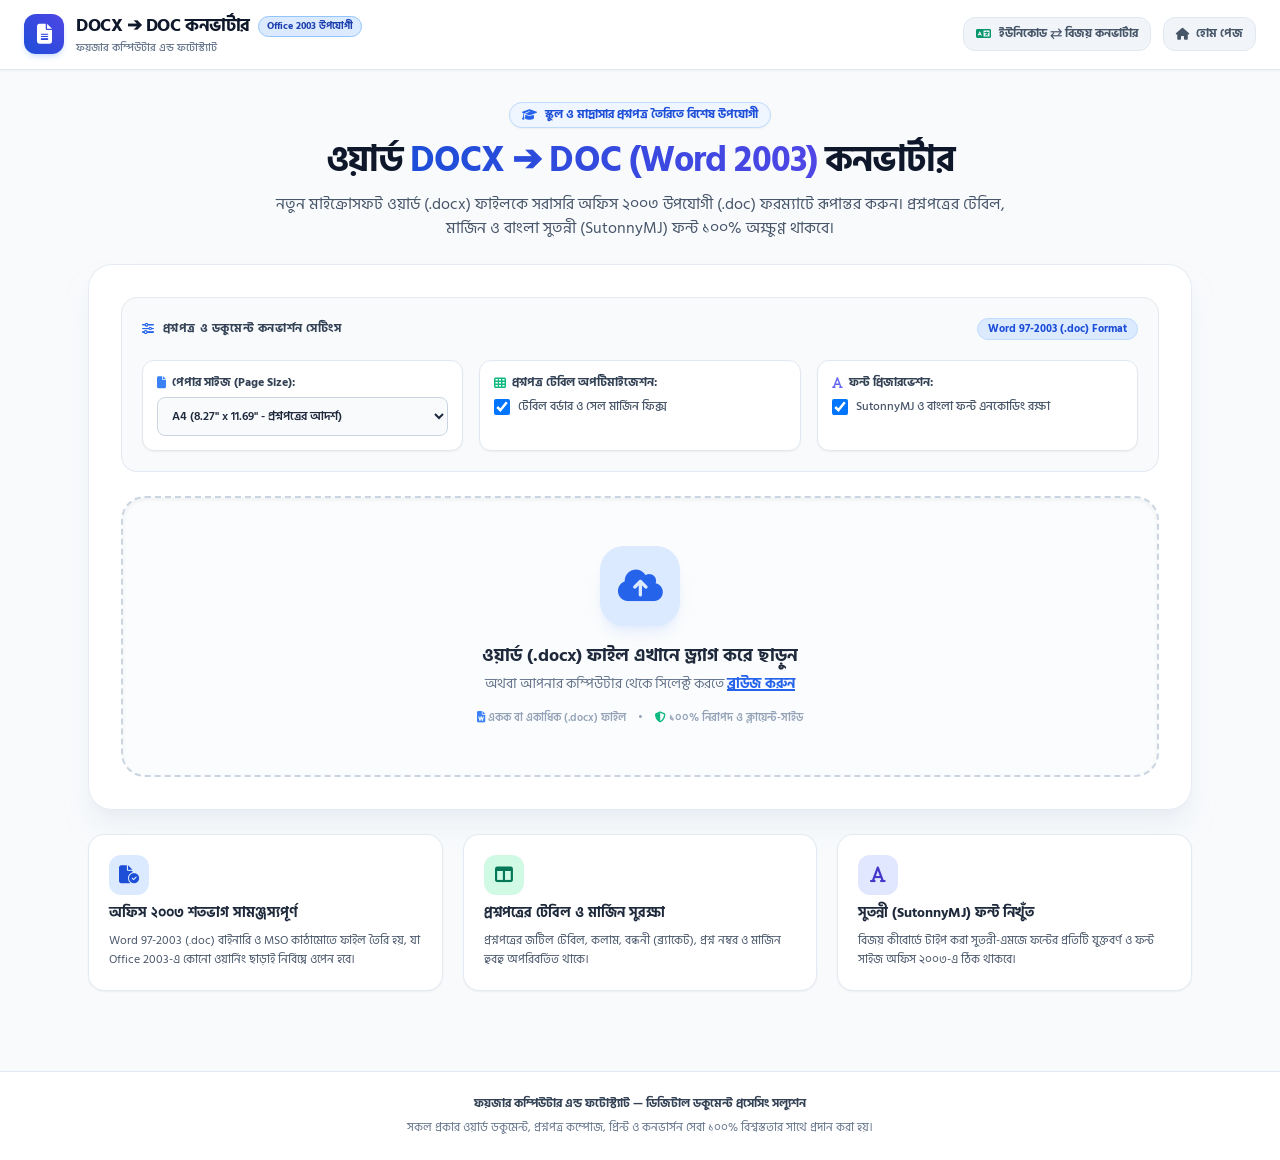
<file: docx-to-doc.html>
<!DOCTYPE html>
<html lang="bn" class="scroll-smooth">
<head>
  <meta charset="UTF-8">
  <meta name="viewport" content="width=device-width, initial-scale=1.0">
  <title>DOCX to DOC (Word 2003) কনভার্টার | ফয়জার কম্পিউটার</title>
  <meta name="description" content="মাইক্রোসফট ওয়ার্ড (.docx) ফাইলকে অফিস ২০০৩ উপযোগী (.doc) ফরম্যাটে রূপান্তর করুন। প্রশ্নপত্র, টেবিল, মার্জিন ও বাংলা সুতন্নী ফন্ট ১০০% অক্ষুণ্ণ থাকে।">
  <meta name="keywords" content="docx to doc converter, word 2003 converter, প্রশ্নপত্র কনভার্টার, docx to doc bangla, SutonnyMJ word 2003">
  <meta name="author" content="ফয়জার কম্পিউটার এন্ড ফটোস্ট্যাট">

  <!-- Google Fonts: Hind Siliguri, Noto Sans Bengali & Outfit -->
  <link rel="stylesheet" href="css/google-fonts.css">

  <!-- FontAwesome 6 -->
  <link rel="stylesheet" href="css/font-awesome/all.min.css">

  <!-- Tailwind CSS CDN -->
  <script src="js/vendor/tailwindcss.js"></script>
  <script src="js/offline-data.js"></script>
  <script>
    tailwind.config = {
      darkMode: 'class',
      theme: {
        extend: {
          colors: {
            brandBlue: '#1d4ed8',
            brandBlueDark: '#1e3a8a',
            brandBlueLight: '#eff6ff',
            brandGreen: '#047857',
            brandGold: '#d97706'
          },
          fontFamily: {
            sans: ['"Hind Siliguri"', '"Noto Sans Bengali"', 'sans-serif'],
            outfit: ['"Outfit"', 'sans-serif']
          }
        }
      }
    }
  </script>

  <!-- Custom Styles & Webfonts -->
  <style>
    @font-face {
      font-family: 'SutonnyMJ';
      src: url('fonts/SutonnyMJ-Regular.ttf') format('truetype'),
           local('SutonnyMJ'), 
           local('SutonnyMJ-Regular'), 
           local('SutonnyOMJ'),
           local('Sutonny');
      font-weight: normal;
      font-style: normal;
      font-display: swap;
    }
    .font-sutonny {
      font-family: 'SutonnyMJ', 'SutonnyOMJ', sans-serif !important;
      font-size: 1.125rem;
      line-height: 1.65;
    }
    .glass-card {
      background: rgba(255, 255, 255, 0.95);
      backdrop-filter: blur(12px);
      border: 1px solid rgba(226, 232, 240, 0.8);
    }
    .dropzone-active {
      border-color: #2563eb !important;
      background-color: #eff6ff !important;
      transform: scale(1.01);
    }
    .custom-scrollbar::-webkit-scrollbar {
      width: 6px;
      height: 6px;
    }
    .custom-scrollbar::-webkit-scrollbar-track {
      background: #f1f5f9;
    }
    .custom-scrollbar::-webkit-scrollbar-thumb {
      background: #cbd5e1;
      border-radius: 4px;
    }
    .custom-scrollbar::-webkit-scrollbar-thumb:hover {
      background: #94a3b8;
    }
  </style>

  <!-- JSZip & Engine -->
  <script src="js/jszip.min.js"></script>
  <script src="js/docx-to-doc-engine.js"></script>
</head>

<body class="bg-slate-50 text-slate-800 font-sans antialiased selection:bg-blue-200 selection:text-blue-900 min-h-screen flex flex-col">

  <!-- ==========================================
       ১. হেডার ও নেভিগেশন বার
       ========================================== -->
  <header class="sticky top-0 z-40 bg-white/90 backdrop-blur-md border-b border-slate-200 shadow-sm">
    <div class="container mx-auto max-w-7xl px-4 sm:px-6 py-3 flex items-center justify-between">
      <!-- Logo & Brand -->
      <a href="index.html" class="flex items-center gap-3 group">
        <div class="w-10 h-10 rounded-xl bg-gradient-to-tr from-blue-700 to-indigo-600 flex items-center justify-center text-white shadow-md shadow-blue-500/20 group-hover:scale-105 transition-transform">
          <i class="fa-solid fa-file-lines text-xl"></i>
        </div>
        <div>
          <div class="flex items-center gap-2">
            <span class="font-extrabold text-lg text-slate-900 tracking-tight">DOCX ➔ DOC কনভার্টার</span>
            <span class="bg-blue-100 text-blue-800 text-[10px] font-bold px-2 py-0.5 rounded-full border border-blue-300">Office 2003 উপযোগী</span>
          </div>
          <p class="text-[11px] text-slate-500 font-medium">ফয়জার কম্পিউটার এন্ড ফটোস্ট্যাট</p>
        </div>
      </a>

      <!-- Quick Nav Action Buttons -->
      <div class="flex items-center gap-2 sm:gap-3">
        <a href="doc-converter.html" class="hidden sm:inline-flex items-center gap-2 text-xs font-bold text-slate-600 hover:text-emerald-700 bg-slate-100 hover:bg-emerald-50 px-3 py-2 rounded-xl transition border border-slate-200 hover:border-emerald-300">
          <i class="fa-solid fa-language text-emerald-600"></i> ইউনিকোড ⇄ বিজয় কনভার্টার
        </a>
        <a href="index.html" class="inline-flex items-center gap-1.5 text-xs font-bold text-slate-600 hover:text-blue-700 bg-slate-100 hover:bg-blue-50 px-3 py-2 rounded-xl transition border border-slate-200 hover:border-blue-300">
          <i class="fa-solid fa-house"></i> হোম পেজ
        </a>
      </div>
    </div>
  </header>

  <!-- ==========================================
       ২. মেইন কনটেইনার ও হিরো সেকশন
       ========================================== -->
  <main class="flex-grow container mx-auto max-w-6xl px-4 sm:px-6 py-6 sm:py-8 space-y-6">

    <!-- Hero Title & Badges -->
    <div class="text-center max-w-3xl mx-auto space-y-3">
      <div class="inline-flex items-center gap-2 px-3 py-1 rounded-full bg-blue-50 border border-blue-200 text-blue-700 text-xs font-bold shadow-sm">
        <i class="fa-solid fa-graduation-cap text-blue-600"></i> স্কুল ও মাদ্রাসার প্রশ্নপত্র তৈরিতে বিশেষ উপযোগী
      </div>
      <h1 class="text-2xl sm:text-4xl font-extrabold text-slate-900 tracking-tight leading-snug">
        ওয়ার্ড <span class="bg-gradient-to-r from-blue-700 to-indigo-600 bg-clip-text text-transparent">DOCX ➔ DOC (Word 2003)</span> কনভার্টার
      </h1>
      <p class="text-sm sm:text-base text-slate-600 leading-relaxed">
        নতুন মাইক্রোসফট ওয়ার্ড (.docx) ফাইলকে সরাসরি অফিস ২০০৩ উপযোগী (.doc) ফরম্যাটে রূপান্তর করুন। প্রশ্নপত্রের টেবিল, মার্জিন ও বাংলা সুতন্নী (SutonnyMJ) ফন্ট ১০০% অক্ষুণ্ণ থাকবে।
      </p>
    </div>

    <!-- Main Converter Workspace -->
    <div class="glass-card rounded-3xl p-6 sm:p-8 shadow-xl shadow-slate-200/50 border border-slate-200/80 space-y-6">

      <!-- ==========================================
           কাস্টমাইজেশন ও অপশনস প্যানেল
           ========================================== -->
      <div class="bg-slate-50/90 rounded-2xl p-5 border border-slate-200/90 space-y-4">
        <div class="flex items-center justify-between">
          <span class="text-xs font-extrabold text-slate-700 uppercase tracking-wider flex items-center gap-2">
            <i class="fa-solid fa-sliders text-blue-600"></i> প্রশ্নপত্র ও ডকুমেন্ট কনভার্শন সেটিংস
          </span>
          <span class="text-[11px] text-blue-700 font-bold bg-blue-100 px-2.5 py-0.5 rounded-full border border-blue-200">
            Word 97-2003 (.doc) Format
          </span>
        </div>

        <div class="grid grid-cols-1 sm:grid-cols-2 lg:grid-cols-3 gap-4 pt-1">
          <!-- Page Size Selector -->
          <div class="bg-white p-3.5 rounded-xl border border-slate-200 shadow-sm space-y-1.5">
            <label for="pageSizeSelect" class="block text-xs font-bold text-slate-700 flex items-center gap-1.5">
              <i class="fa-solid fa-file text-blue-500"></i> পেপার সাইজ (Page Size):
            </label>
            <select id="pageSizeSelect" class="w-full text-xs font-semibold text-slate-800 bg-slate-50 border border-slate-300 rounded-lg px-2.5 py-2 focus:ring-2 focus:ring-blue-500 focus:outline-none transition">
              <option value="a4" selected>A4 (8.27" x 11.69" - প্রশ্নপত্রের আদর্শ)</option>
              <option value="legal">Legal (8.5" x 14.0" - বড় প্রশ্নপত্র/দলিল)</option>
              <option value="letter">Letter (8.5" x 11.0")</option>
            </select>
          </div>

          <!-- Question Paper Optimization Mode -->
          <div class="bg-white p-3.5 rounded-xl border border-slate-200 shadow-sm space-y-2">
            <span class="block text-xs font-bold text-slate-700 flex items-center gap-1.5">
              <i class="fa-solid fa-table-cells text-emerald-500"></i> প্রশ্নপত্র টেবিল অপটিমাইজেশন:
            </span>
            <label class="flex items-center gap-2 cursor-pointer text-xs text-slate-600 font-medium">
              <input type="checkbox" id="chkTableBorders" checked class="w-4 h-4 text-blue-600 rounded border-slate-300 focus:ring-blue-500">
              <span>টেবিল বর্ডার ও সেল মার্জিন ফিক্স</span>
            </label>
          </div>

          <!-- SutonnyMJ Bengali Font Preservation -->
          <div class="bg-white p-3.5 rounded-xl border border-slate-200 shadow-sm space-y-2">
            <span class="block text-xs font-bold text-slate-700 flex items-center gap-1.5">
              <i class="fa-solid fa-font text-indigo-500"></i> ফন্ট প্রিজারভেশন:
            </span>
            <label class="flex items-center gap-2 cursor-pointer text-xs text-slate-600 font-medium">
              <input type="checkbox" id="chkPreserveFonts" checked class="w-4 h-4 text-blue-600 rounded border-slate-300 focus:ring-blue-500">
              <span>SutonnyMJ ও বাংলা ফন্ট এনকোডিং রক্ষা</span>
            </label>
          </div>
        </div>
      </div>

      <!-- ==========================================
           ড্র্যাগ অ্যান্ড ড্রপ ফাইল জোন
           ========================================== -->
      <div id="dropZone" class="relative group border-2 border-dashed border-slate-300 hover:border-blue-500 bg-slate-50/50 hover:bg-blue-50/30 rounded-3xl p-8 sm:p-12 text-center transition-all duration-300 cursor-pointer shadow-inner">
        <input type="file" id="fileInput" accept=".docx" multiple class="hidden">
        
        <div class="max-w-md mx-auto space-y-4 pointer-events-none">
          <div class="w-16 h-16 sm:w-20 sm:h-20 mx-auto rounded-3xl bg-blue-100 text-blue-600 flex items-center justify-center text-3xl sm:text-4xl shadow-lg shadow-blue-500/10 group-hover:scale-110 group-hover:bg-blue-600 group-hover:text-white transition-all duration-300">
            <i class="fa-solid fa-cloud-arrow-up"></i>
          </div>
          <div>
            <h3 class="text-base sm:text-lg font-bold text-slate-800 group-hover:text-blue-700 transition">
              ওয়ার্ড (.docx) ফাইল এখানে ড্র্যাগ করে ছাড়ুন
            </h3>
            <p class="text-xs sm:text-sm text-slate-500 mt-1">
              অথবা আপনার কম্পিউটার থেকে সিলেক্ট করতে <span class="text-blue-600 font-bold underline decoration-2">ব্রাউজ করুন</span>
            </p>
          </div>
          <div class="flex items-center justify-center gap-3 text-[11px] text-slate-400 font-semibold">
            <span><i class="fa-solid fa-file-word text-blue-500"></i> একক বা একাধিক (.docx) ফাইল</span>
            <span>•</span>
            <span><i class="fa-solid fa-shield-halved text-emerald-500"></i> ১০০% নিরাপদ ও ক্লায়েন্ট-সাইড</span>
          </div>
        </div>
      </div>

      <!-- ==========================================
           প্রোগ্রেস বার (কনভার্সন চলাকালীন দৃশ্যমান)
           ========================================== -->
      <div id="progressCard" class="hidden bg-white rounded-2xl p-5 border border-slate-200 shadow-sm space-y-3">
        <div class="flex items-center justify-between text-xs">
          <span id="progressTitle" class="font-bold text-slate-800 flex items-center gap-2">
            <i class="fa-solid fa-spinner fa-spin text-blue-600"></i> ফাইল প্রসেসিং চলছে...
          </span>
          <span id="progressPctText" class="font-bold text-blue-700 font-outfit">0%</span>
        </div>
        <div class="w-full bg-slate-100 rounded-full h-3 overflow-hidden p-0.5 border border-slate-200">
          <div id="progressBar" class="bg-gradient-to-r from-blue-600 to-indigo-600 h-full rounded-full transition-all duration-300 ease-out" style="width: 0%"></div>
        </div>
        <p id="progressStatus" class="text-[11px] text-slate-500 italic">প্রস্তুতি চলছে...</p>
      </div>

      <!-- ==========================================
           কনভার্ট হওয়া ফাইল লিস্ট ও ডাউনলোড
           ========================================== -->
      <div id="convertedFilesSection" class="hidden space-y-4">
        <div class="flex items-center justify-between">
          <h3 class="text-sm font-bold text-slate-800 flex items-center gap-2">
            <i class="fa-solid fa-circle-check text-emerald-600"></i> সফলভাবে কনভার্ট হওয়া ফাইলসমূহ:
          </h3>
          <button id="downloadAllBtn" class="hidden inline-flex items-center gap-1.5 bg-blue-700 hover:bg-blue-800 text-white text-xs font-bold px-4 py-2 rounded-xl transition shadow-sm">
            <i class="fa-solid fa-download"></i> সবগুলো .doc ডাউনলোড করুন
          </button>
        </div>

        <div id="fileItemsContainer" class="space-y-3">
          <!-- File cards injected via JS -->
        </div>

        <!-- Before & After Live Sample Preview -->
        <div id="previewBox" class="hidden glass-card rounded-2xl p-5 shadow-sm border-slate-200">
          <div class="flex flex-wrap items-center justify-between gap-2 mb-3">
            <h4 class="text-xs font-extrabold text-slate-700 uppercase tracking-wider flex items-center gap-2">
              <i class="fa-solid fa-eye text-blue-600"></i> প্রশ্নপত্র / ডকুমেন্টের নমুনা প্রিভিউ
            </h4>
            <div class="inline-flex items-center gap-1.5 text-[11px] font-bold text-blue-800 bg-blue-100 px-3 py-1 rounded-lg border border-blue-300 shadow-sm">
              <i class="fa-solid fa-check text-blue-600"></i> Office 2003 Compatible (.doc)
            </div>
          </div>
          <div class="bg-slate-50 p-4 rounded-xl border border-slate-200 shadow-inner">
            <div id="previewContentText" class="text-slate-900 leading-relaxed font-sutonny text-base max-h-48 overflow-y-auto custom-scrollbar"></div>
          </div>
        </div>
      </div>

    </div>

    <!-- ==========================================
         ৩. ফিচার ও প্রশ্নপত্র নির্দেশিকা সেকশন
         ========================================== -->
    <div class="grid grid-cols-1 md:grid-cols-3 gap-5">
      <!-- Feature 1 -->
      <div class="glass-card rounded-2xl p-5 border border-slate-200/90 shadow-sm space-y-2">
        <div class="w-10 h-10 rounded-xl bg-blue-100 text-blue-700 flex items-center justify-center text-lg">
          <i class="fa-solid fa-file-circle-check"></i>
        </div>
        <h4 class="text-sm font-bold text-slate-800">অফিস ২০০৩ শতভাগ সামঞ্জস্যপূর্ণ</h4>
        <p class="text-xs text-slate-600 leading-relaxed">
          Word 97-2003 (.doc) বাইনারি ও MSO কাঠামোতে ফাইল তৈরি হয়, যা Office 2003-এ কোনো ওয়ার্নিং ছাড়াই নির্বিঘ্নে ওপেন হবে।
        </p>
      </div>

      <!-- Feature 2 -->
      <div class="glass-card rounded-2xl p-5 border border-slate-200/90 shadow-sm space-y-2">
        <div class="w-10 h-10 rounded-xl bg-emerald-100 text-emerald-700 flex items-center justify-center text-lg">
          <i class="fa-solid fa-table-columns"></i>
        </div>
        <h4 class="text-sm font-bold text-slate-800">প্রশ্নপত্রের টেবিল ও মার্জিন সুরক্ষা</h4>
        <p class="text-xs text-slate-600 leading-relaxed">
          প্রশ্নপত্রের জটিল টেবিল, কলাম, বন্ধনী (ব্র্যাকেট), প্রশ্ন নম্বর ও মার্জিন হুবহু অপরিবর্তিত থাকে।
        </p>
      </div>

      <!-- Feature 3 -->
      <div class="glass-card rounded-2xl p-5 border border-slate-200/90 shadow-sm space-y-2">
        <div class="w-10 h-10 rounded-xl bg-indigo-100 text-indigo-700 flex items-center justify-center text-lg">
          <i class="fa-solid fa-font"></i>
        </div>
        <h4 class="text-sm font-bold text-slate-800">সুতন্নী (SutonnyMJ) ফন্ট নিখুঁত</h4>
        <p class="text-xs text-slate-600 leading-relaxed">
          বিজয় কীবোর্ডে টাইপ করা সুতন্নী-এমজে ফন্টের প্রতিটি যুক্তবর্ণ ও ফন্ট সাইজ অফিস ২০০৩-এ ঠিক থাকবে।
        </p>
      </div>
    </div>

  </main>

  <!-- ==========================================
       ৪. ফুটার সেকশন
       ========================================== -->
  <footer class="bg-white border-t border-slate-200 mt-12 py-6 text-center text-xs text-slate-500">
    <div class="container mx-auto max-w-7xl px-4 space-y-2">
      <p class="font-bold text-slate-700">ফয়জার কম্পিউটার এন্ড ফটোস্ট্যাট — ডিজিটাল ডকুমেন্ট প্রসেসিং সল্যুশন</p>
      <p>সকল প্রকার ওয়ার্ড ডকুমেন্ট, প্রশ্নপত্র কম্পোজ, প্রিন্ট ও কনভার্সন সেবা ১০০% বিশ্বস্ততার সাথে প্রদান করা হয়।</p>
    </div>
  </footer>

  <!-- Toast Notification Container -->
  <div id="toastContainer" class="fixed bottom-5 right-5 z-50 flex flex-col gap-2 pointer-events-none"></div>

  <!-- ==========================================
       ৫. জাভাস্ক্রিপ্ট কন্ট্রোলার
       ========================================== -->
  <script>
    document.addEventListener('DOMContentLoaded', () => {
      const dropZone = document.getElementById('dropZone');
      const fileInput = document.getElementById('fileInput');
      const pageSizeSelect = document.getElementById('pageSizeSelect');
      const chkTableBorders = document.getElementById('chkTableBorders');
      const chkPreserveFonts = document.getElementById('chkPreserveFonts');
      
      const progressCard = document.getElementById('progressCard');
      const progressBar = document.getElementById('progressBar');
      const progressPctText = document.getElementById('progressPctText');
      const progressTitle = document.getElementById('progressTitle');
      const progressStatus = document.getElementById('progressStatus');

      const convertedFilesSection = document.getElementById('convertedFilesSection');
      const fileItemsContainer = document.getElementById('fileItemsContainer');
      const downloadAllBtn = document.getElementById('downloadAllBtn');
      const previewBox = document.getElementById('previewBox');
      const previewContentText = document.getElementById('previewContentText');

      let convertedFilesCache = [];

      // Drag & Drop Listeners
      ['dragenter', 'dragover'].forEach(evt => {
        dropZone.addEventListener(evt, (e) => {
          e.preventDefault();
          e.stopPropagation();
          dropZone.classList.add('dropzone-active');
        });
      });

      ['dragleave', 'drop'].forEach(evt => {
        dropZone.addEventListener(evt, (e) => {
          e.preventDefault();
          e.stopPropagation();
          dropZone.classList.remove('dropzone-active');
        });
      });

      dropZone.addEventListener('drop', (e) => {
        const files = Array.from(e.dataTransfer.files).filter(f => f.name.toLowerCase().endsWith('.docx'));
        if (files.length > 0) {
          processDocxFiles(files);
        } else {
          showToast("অনুগ্রহ করে সঠিক ওয়ার্ড (.docx) ফাইল আপলোড করুন।", "warning");
        }
      });

      dropZone.addEventListener('click', () => fileInput.click());

      fileInput.addEventListener('change', (e) => {
        const files = Array.from(e.target.files).filter(f => f.name.toLowerCase().endsWith('.docx'));
        if (files.length > 0) {
          processDocxFiles(files);
        }
        fileInput.value = '';
      });

      async function processDocxFiles(files) {
        convertedFilesCache = [];
        fileItemsContainer.innerHTML = '';
        convertedFilesSection.classList.remove('hidden');
        progressCard.classList.remove('hidden');

        const totalCount = files.length;

        for (let i = 0; i < totalCount; i++) {
          const file = files[i];
          const fileNum = i + 1;

          try {
            const result = await docxToDocEngine.convertDocxToDoc(file, {
              pageSize: pageSizeSelect.value,
              optimizeForQuestionPaper: chkTableBorders.checked,
              preserveSutonny: chkPreserveFonts.checked,
              includeImages: true,
              onProgress: (percent, msg) => {
                const totalProgress = Math.floor(((i + (percent / 100)) / totalCount) * 100);
                progressBar.style.width = totalProgress + '%';
                progressPctText.textContent = totalProgress + '%';
                progressTitle.textContent = `ফাইল রূপান্তর হচ্ছে (${fileNum}/${totalCount}): ${file.name}`;
                progressStatus.textContent = msg;
              }
            });

            convertedFilesCache.push(result);
            renderConvertedFileItem(result);

            if (i === 0 && result.preview.length > 0) {
              previewContentText.innerHTML = result.preview.map(p => `<p class="mb-1.5">${escapeHtml(p)}</p>`).join('');
              previewBox.classList.remove('hidden');
            }

          } catch (err) {
            console.error("Conversion error:", err);
            showToast(`ত্রুটি: ${file.name} কনভার্ট করা যায়নি। (${err.message})`, "error");
          }
        }

        progressCard.classList.add('hidden');
        showToast(`${files.length} টি ফাইল সফলভাবে Word 2003 (.doc) এ কনভার্ট হয়েছে!`, "success");

        if (files.length > 1) {
          downloadAllBtn.classList.remove('hidden');
        } else {
          downloadAllBtn.classList.add('hidden');
        }
      }

      function renderConvertedFileItem(res) {
        const item = document.createElement('div');
        item.className = "glass-card rounded-xl p-4 flex flex-col sm:flex-row items-start sm:items-center justify-between gap-3 border border-slate-200 hover:border-blue-300 transition shadow-sm";
        
        const fileSizeKB = (res.convertedBlob.size / 1024).toFixed(1);

        item.innerHTML = `
          <div class="flex items-center gap-3">
            <div class="w-10 h-10 rounded-lg bg-blue-100 text-blue-700 flex items-center justify-center text-lg shadow-sm">
              <i class="fa-solid fa-file-word"></i>
            </div>
            <div>
              <h4 class="text-sm font-bold text-slate-800 break-all">${escapeHtml(res.outputFileName)}</h4>
              <p class="text-xs text-slate-500 flex items-center gap-2 mt-0.5">
                <span><i class="fa-solid fa-file-lines text-slate-400"></i> মূল: ${escapeHtml(res.originalName)}</span>
                <span>•</span>
                <span><i class="fa-solid fa-hard-drive text-slate-400"></i> ${fileSizeKB} KB</span>
                <span>•</span>
                <span class="text-emerald-700 font-semibold"><i class="fa-solid fa-check text-emerald-500"></i> ${res.stats.paragraphs} প্যারাগ্রাফ, ${res.stats.tables} টেবিল</span>
              </p>
            </div>
          </div>
          <button class="download-btn w-full sm:w-auto inline-flex items-center justify-center gap-2 bg-blue-700 hover:bg-blue-800 text-white text-xs font-bold px-4 py-2.5 rounded-xl shadow-sm hover:shadow transition">
            <i class="fa-solid fa-download"></i> .DOC ডাউনলোড করুন
          </button>
        `;

        item.querySelector('.download-btn').addEventListener('click', () => {
          downloadBlob(res.convertedBlob, res.outputFileName);
          showToast(`ডাউনলোড শুরু হয়েছে: ${res.outputFileName}`, "info");
        });

        fileItemsContainer.appendChild(item);
      }

      downloadAllBtn.addEventListener('click', () => {
        convertedFilesCache.forEach(res => {
          downloadBlob(res.convertedBlob, res.outputFileName);
        });
        showToast("সবগুলো ফাইল ডাউনলোড শুরু হয়েছে!", "success");
      });

      function downloadBlob(blob, filename) {
        const url = URL.createObjectURL(blob);
        const a = document.createElement('a');
        a.href = url;
        a.download = filename;
        document.body.appendChild(a);
        a.click();
        document.body.removeChild(a);
        setTimeout(() => URL.revokeObjectURL(url), 2000);
      }

      function escapeHtml(text) {
        if (!text) return '';
        const map = { '&': '&amp;', '<': '&lt;', '>': '&gt;', '"': '&quot;', "'": '&#039;' };
        return text.replace(/[&<>"']/g, m => map[m]);
      }

      function showToast(message, type = "info") {
        const toast = document.createElement('div');
        toast.className = `pointer-events-auto flex items-center gap-2.5 px-4 py-3 rounded-xl shadow-lg text-xs font-bold border transition-all duration-300 transform translate-y-2 opacity-0 ${
          type === 'success' ? 'bg-emerald-800 text-white border-emerald-700 shadow-emerald-900/20' :
          type === 'error' ? 'bg-rose-800 text-white border-rose-700 shadow-rose-900/20' :
          type === 'warning' ? 'bg-amber-700 text-white border-amber-600 shadow-amber-900/20' :
          'bg-slate-800 text-white border-slate-700 shadow-slate-900/20'
        }`;

        const icon = type === 'success' ? 'fa-circle-check' :
                     type === 'error' ? 'fa-circle-exclamation' :
                     type === 'warning' ? 'fa-triangle-exclamation' : 'fa-circle-info';

        toast.innerHTML = `<i class="fa-solid ${icon}"></i> <span>${escapeHtml(message)}</span>`;
        const toastContainer = document.getElementById('toastContainer');
        toastContainer.appendChild(toast);

        setTimeout(() => {
          toast.classList.remove('translate-y-2', 'opacity-0');
        }, 10);

        setTimeout(() => {
          toast.classList.add('opacity-0', 'translate-y-2');
          setTimeout(() => toast.remove(), 300);
        }, 4000);
      }
    });
  </script>
</body>
</html>
</file>
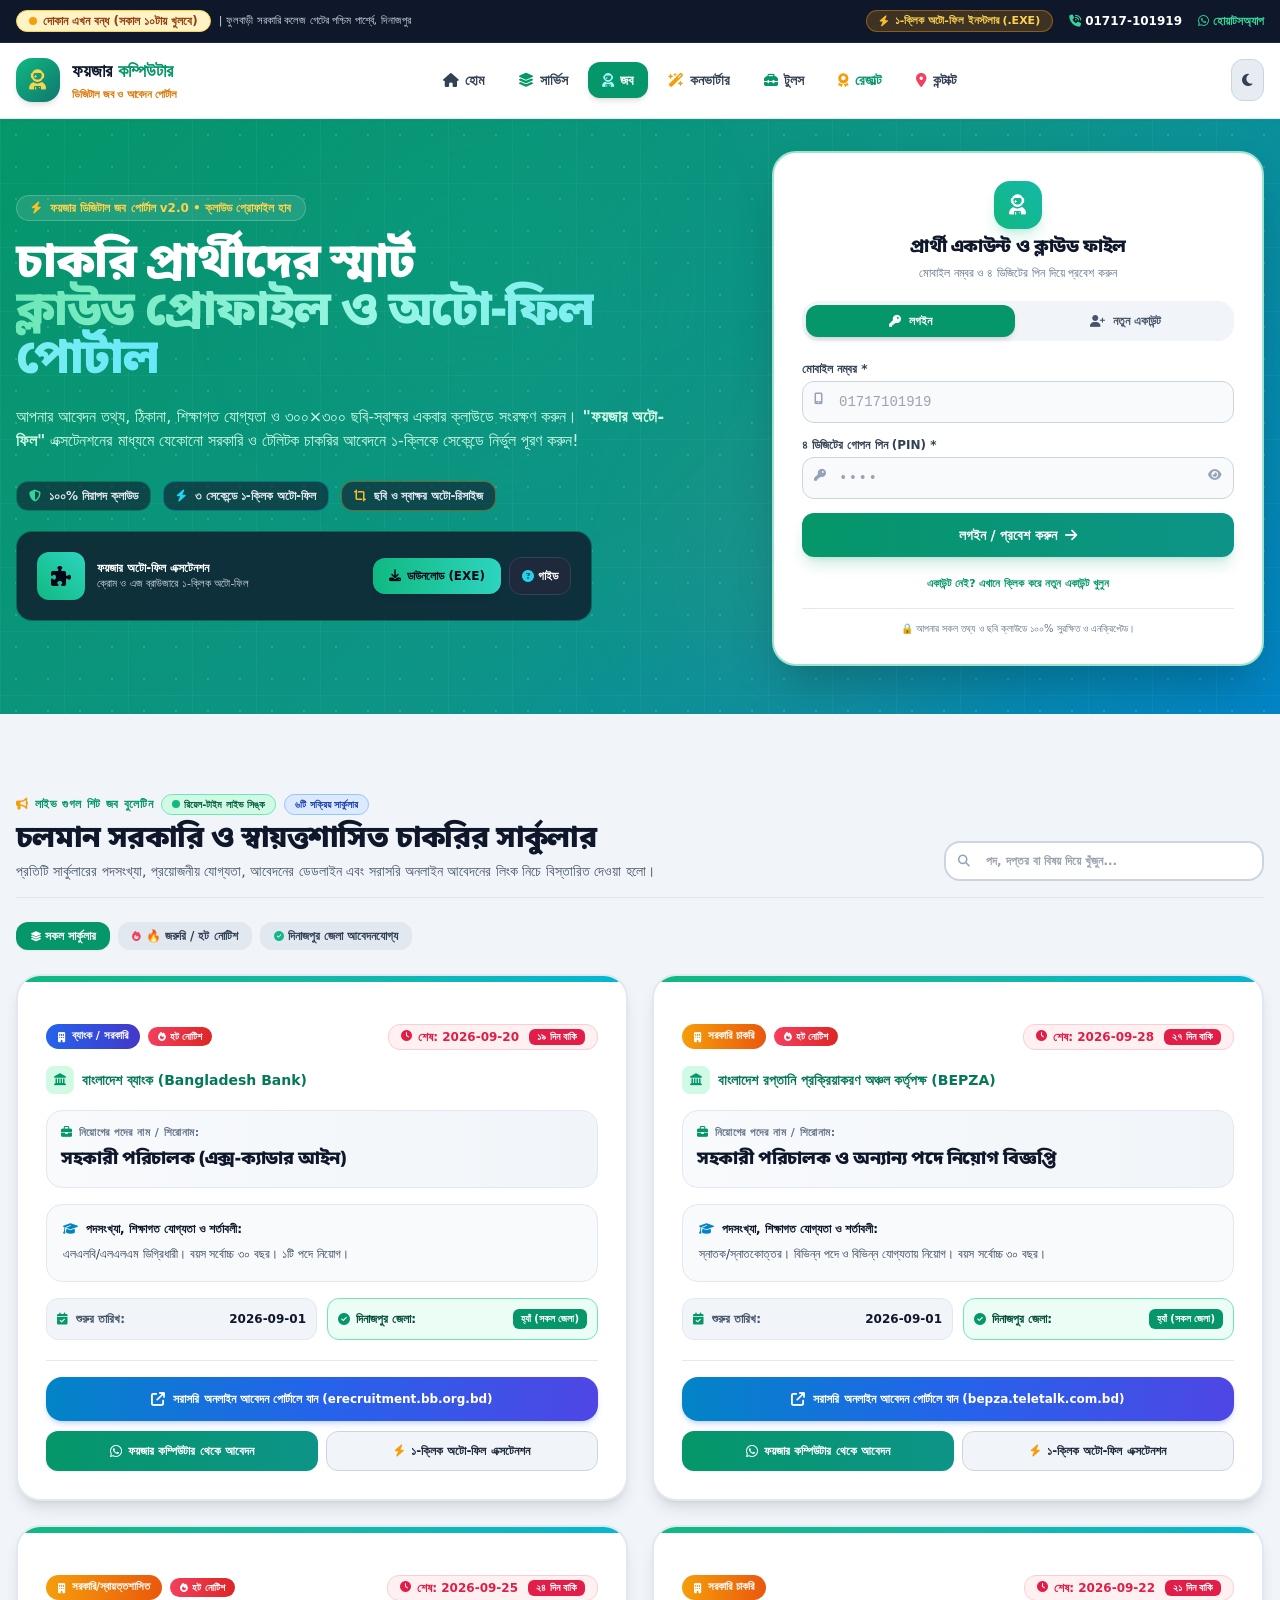
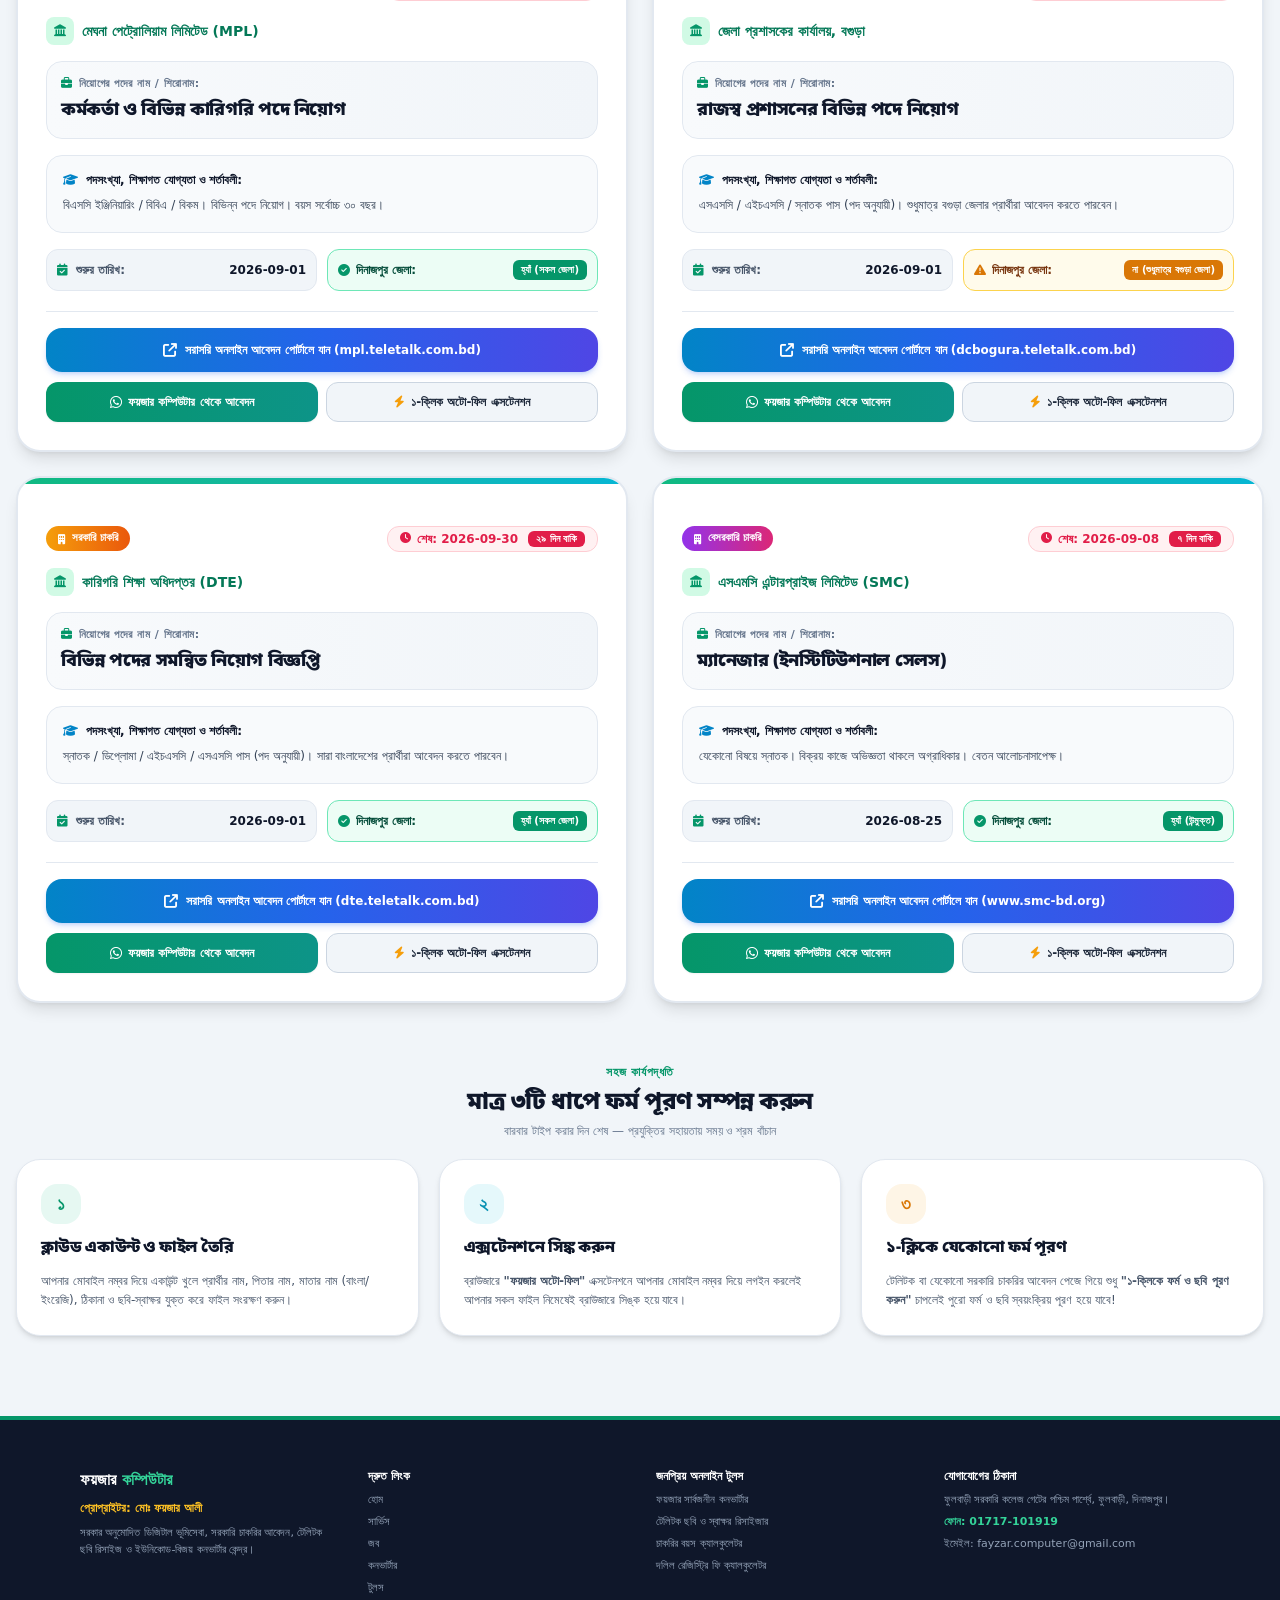
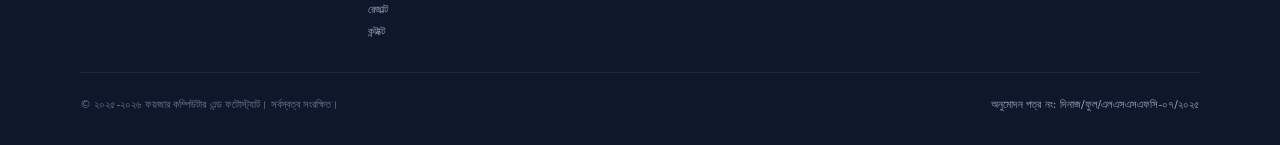
<file: notices.html>
<!DOCTYPE html>
<html lang="bn" class="scroll-smooth">
<head>
  <meta charset="UTF-8">
  <meta name="viewport" content="width=device-width, initial-scale=1.0">
  
  <!-- Instant Redirect to Job Sector / Portal Notice Board -->
  <meta http-equiv="refresh" content="0; url=portal.html#job-circulars-section">
  <script>
    window.location.replace("portal.html#job-circulars-section");
  </script>

  <!-- Favicon & Theme -->
  <link rel="icon" type="image/svg+xml" href="assets/favicon.svg">
  <meta name="theme-color" content="#059669">

  <!-- Open Graph / Facebook -->
  <meta property="og:type" content="article">
  <meta property="og:url" content="https://fayzarcomputer.com.bd/notices.html">
  <meta property="og:title" content="চলমান সরকারি চাকরি ও স্কুল-কলেজ সংক্রান্ত নোটিশ বুলেটিন">
  <meta property="og:description" content="সকল সরকারি চাকরি ও স্কুল-কলেজ সার্কুলারের লাইভ আপডেট ও ডেডলাইন।">
  <meta property="og:image" content="https://fayzarcomputer.com.bd/assets/og-preview.jpg">
  <meta property="og:locale" content="bn_BD">
  <meta property="og:site_name" content="ফয়জার কম্পিউটার">

  <!-- Twitter Card Meta Tags -->
  <meta name="twitter:card" content="summary_large_image">
  <meta name="twitter:url" content="https://fayzarcomputer.com.bd/notices.html">
  <meta name="twitter:title" content="চলমান সরকারি চাকরি ও স্কুল-কলেজ সংক্রান্ত নোটিশ বুলেটিন">
  <meta name="twitter:description" content="সকল সরকারি চাকরি ও স্কুল-কলেজ সার্কুলারের লাইভ আপডেট ও ডেডলাইন।">
  <meta name="twitter:image" content="https://fayzarcomputer.com.bd/assets/og-preview.jpg">

  <!-- Schema.org JSON-LD -->
  <script type="application/ld+json">
  {
    "@context": "https://schema.org",
    "@type": "BreadcrumbList",
    "itemListElement": [
      {
        "@type": "ListItem",
        "position": 1,
        "name": "হোম",
        "item": "https://fayzarcomputer.com.bd/"
      },
      {
        "@type": "ListItem",
        "position": 2,
        "name": "নোটিশ বুলেটিন",
        "item": "https://fayzarcomputer.com.bd/notices.html"
      }
    ]
  }
  </script>

  <!-- Google Fonts (unified Bengali + Latin typography) -->
  <link rel="stylesheet" href="css/google-fonts.css">

  <!-- Tailwind CSS CDN (unified config) -->
  <script src="js/vendor/tailwindcss.js"></script>
  <script src="js/offline-data.js"></script>
  <script>
    tailwind.config = {
      darkMode: 'class',
      theme: {
        extend: {
          colors: {
            brand: {
              DEFAULT: '#059669',
              soft: '#ecfdf5',
              hover: '#047857',
              deep: '#065f46'
            },
            brandGreen: '#059669',
            brandGreenDark: '#047857',
            brandGreenLight: '#ecfdf5'
          }
        }
      }
    }
  </script>

  <link rel="stylesheet" href="css/font-awesome/all.min.css">
  <link rel="stylesheet" href="css/style.css">

  <script>
    (function() {
      const savedTheme = localStorage.getItem('theme');
      if (savedTheme === 'dark' || (!savedTheme && window.matchMedia('(prefers-color-scheme: dark)').matches)) {
        document.documentElement.classList.add('dark');
      } else {
        document.documentElement.classList.remove('dark');
      }
    })();
  </script>
</head>

<body class="bg-slate-100 dark:bg-[#070c18] text-slate-800 dark:text-slate-100 font-sans antialiased pb-20 lg:pb-0 transition-colors duration-300">

  <!-- Top Announcement Bar -->
  <aside class="bg-slate-900 text-white text-xs py-2.5 px-4 border-b border-slate-800 shadow-sm">
    <div class="container mx-auto max-w-7xl flex flex-col sm:flex-row items-center justify-between gap-2">
      <div class="flex items-center gap-2">
        <div id="shop-status-badge" class="inline-flex items-center gap-1.5 px-3 py-0.5 rounded-full text-xs font-extrabold bg-emerald-100 dark:bg-emerald-950 text-emerald-800 dark:text-emerald-300">
          <span class="w-2 h-2 rounded-full bg-emerald-500 status-dot-open"></span> লোড হচ্ছে...
        </div>
        <span class="text-slate-300 hidden md:inline text-[11px]">| ফুলবাড়ী সরকারি কলেজ গেট সংলগ্ন, দিনাজপুর</span>
      </div>
      <div class="flex items-center gap-4 text-xs font-extrabold">
        <a href="tel:01717101919" class="hover:text-amber-400 flex items-center gap-1 text-white">
          <i class="fas fa-phone-volume text-emerald-400"></i> 01717-101919
        </a>
        <a href="https://wa.me/8801717101919" target="_blank" class="hover:text-emerald-300 flex items-center gap-1 text-emerald-400">
          <i class="fab fa-whatsapp"></i> হোয়াটসঅ্যাপ
        </a>
      </div>
    </div>
  </aside>

  <!-- Sticky Header -->
  <header class="sticky top-0 z-40 glass-header shadow-sm transition-all">
    <div class="container mx-auto max-w-7xl px-4 py-2.5 sm:py-3.5 flex items-center justify-between">
      <a href="index.html" class="flex items-center gap-3 group">
        <div class="w-10 h-10 sm:w-11 sm:h-11 rounded-2xl bg-gradient-to-br from-emerald-500 to-teal-700 p-0.5 shadow-md flex items-center justify-center text-white text-xl group-hover:scale-105 transition">
          <i class="fas fa-desktop text-amber-300"></i>
        </div>
        <div>
          <div class="text-base sm:text-lg font-black text-slate-900 dark:text-white leading-none">
            ফয়জার <span class="text-emerald-600 dark:text-emerald-400">কম্পিউটার</span>
          </div>
          <div class="text-[11px] font-bold text-amber-600 dark:text-amber-400 tracking-tight mt-0.5">
            ডিজিটাল, অনলাইন ও ভূমিসেবা কেন্দ্র
          </div>
        </div>
      </a>

      <!-- Desktop Nav -->
      <nav class="hidden lg:flex items-center gap-1.5 text-xs xl:text-sm font-bold text-slate-700 dark:text-slate-200">
        <a href="index.html" class="px-3.5 py-2 rounded-xl hover:text-emerald-600 dark:hover:text-emerald-400 hover:bg-slate-200/70 dark:hover:bg-slate-800 transition flex items-center gap-1.5">
          <i class="fas fa-home"></i> হোম
        </a>
        <a href="converter.html" class="px-3.5 py-2 rounded-xl hover:text-emerald-600 dark:hover:text-emerald-400 hover:bg-slate-200/70 dark:hover:bg-slate-800 transition flex items-center gap-1.5">
          <i class="fas fa-wand-magic-sparkles text-amber-500"></i> ফয়জার কনভার্টার
        </a>
        <a href="notices.html" class="px-3.5 py-2 rounded-xl text-white bg-emerald-600 dark:bg-emerald-600 flex items-center gap-1.5 shadow-md font-extrabold">
          <i class="fas fa-bullhorn text-blue-500"></i> নোটিশ
        </a>
        <a href="services.html" class="px-3.5 py-2 rounded-xl hover:text-emerald-600 dark:hover:text-emerald-400 hover:bg-slate-200/70 dark:hover:bg-slate-800 transition flex items-center gap-1.5">
          <i class="fas fa-layer-group text-emerald-600"></i> সেবাসমূহ
        </a>
        <a href="portal.html" class="px-3.5 py-2 rounded-xl hover:text-emerald-600 dark:hover:text-emerald-400 hover:bg-slate-200/70 dark:hover:bg-slate-800 transition flex items-center gap-1.5 relative">
          <i class="fas fa-user-astronaut text-cyan-400"></i> 
          <span>জব পোর্টাল</span>
          <span class="text-[9px] px-1.5 py-0.2 rounded-full bg-amber-400 text-slate-950 font-black">নতুন</span>
        </a>
        <a href="tools.html" class="px-3.5 py-2 rounded-xl hover:text-emerald-600 dark:hover:text-emerald-400 hover:bg-slate-200/70 dark:hover:bg-slate-800 transition flex items-center gap-1.5">
          <i class="fas fa-toolbox text-emerald-600"></i> অন্যান্য টুলস
        </a>
        <a href="contact.html" class="px-3.5 py-2 rounded-xl hover:text-emerald-600 dark:hover:text-emerald-400 hover:bg-slate-200/70 dark:hover:bg-slate-800 transition flex items-center gap-1.5">
          <i class="fas fa-location-dot text-rose-500"></i> যোগাযোগ
        </a>
        <a href="results.html" class="px-3.5 py-2 rounded-xl hover:text-emerald-600 dark:hover:text-emerald-400 hover:bg-slate-200/70 dark:hover:bg-slate-800 transition flex items-center gap-1.5 text-emerald-600 dark:text-emerald-400 font-extrabold relative">
          <i class="fas fa-award text-amber-500"></i>
          <span>অনলাইন রেজাল্ট</span>
        </a>
      </nav>

      <!-- Day/Night & Action -->
      <div class="flex items-center gap-2">
        <button id="theme-toggle-btn" type="button" aria-label="ডার্ক বা লাইট মোড পরিবর্তন করুন" title="ডার্ক/লাইট মোড" class="p-2.5 rounded-xl bg-slate-200/80 dark:bg-slate-800/80 hover:bg-slate-300 dark:hover:bg-slate-700 text-slate-700 dark:text-amber-300 transition flex items-center justify-center shadow-xs border border-slate-300 dark:border-slate-700/60">
          <i class="fas fa-moon text-sm dark:hidden" aria-hidden="true"></i>
          <i class="fas fa-sun text-sm hidden dark:inline-block text-amber-400"></i>
        </button>
        <a href="tel:01717101919" aria-label="সরাসরি কল করুন 01717-101919 নম্বরে" class="hidden sm:inline-flex items-center gap-1.5 bg-gradient-to-r from-emerald-600 to-teal-600 hover:from-emerald-700 hover:to-teal-700 text-white text-xs sm:text-sm font-extrabold px-4 py-2 rounded-xl shadow-md transition">
          <i class="fas fa-phone-alt" aria-hidden="true"></i> <span>01717-101919</span>
        </a>
        <button id="mobile-menu-toggle" type="button" aria-label="মোবাইল নেভিগেশন মেনু খুলুন" title="মেনু" class="lg:hidden p-2.5 rounded-xl bg-slate-200 dark:bg-slate-800 text-slate-700 dark:text-slate-200">
          <i class="fas fa-bars text-base" aria-hidden="true"></i>
        </button>
      </div>
    </div>

    <!-- Mobile Drawer -->
    <div id="mobile-drawer" class="hidden lg:hidden bg-white/95 dark:bg-slate-900/95 backdrop-blur-md border-t border-slate-200 dark:border-slate-800 px-4 py-4 space-y-2 shadow-2xl">
      <a href="index.html" class="block py-2.5 px-3 rounded-xl text-sm font-bold text-slate-800 dark:text-slate-100 hover:bg-slate-100 dark:hover:bg-slate-800 flex items-center gap-2">
        <i class="fas fa-home w-5"></i> হোম
      </a>
      <a href="converter.html" class="block py-2.5 px-3 rounded-xl text-sm font-bold text-slate-800 dark:text-slate-100 hover:bg-slate-100 dark:hover:bg-slate-800 flex items-center gap-2">
        <i class="fas fa-wand-magic-sparkles text-amber-500 w-5"></i> ফয়জার কনভার্টার
      </a>
      <a href="notices.html" class="block py-2.5 px-3 rounded-xl text-sm font-bold bg-emerald-600 text-white flex items-center gap-2">
        <i class="fas fa-bullhorn text-blue-500 w-5"></i> নোটিশ
      </a>
      <a href="services.html" class="block py-2.5 px-3 rounded-xl text-sm font-bold text-slate-800 dark:text-slate-100 hover:bg-slate-100 dark:hover:bg-slate-800 flex items-center gap-2">
        <i class="fas fa-layer-group text-emerald-600 w-5"></i> সেবাসমূহ
      </a>
      <a href="portal.html" class="block py-2.5 px-3 rounded-xl text-sm font-bold text-slate-800 dark:text-slate-100 hover:bg-slate-100 dark:hover:bg-slate-800 flex items-center gap-2 relative">
        <i class="fas fa-user-astronaut text-cyan-400 w-5"></i> জব পোর্টাল
        <span class="text-[9px] px-1.5 py-0.2 rounded-full bg-amber-400 text-slate-950 font-black ml-auto">নতুন</span>
      </a>
      <a href="tools.html" class="block py-2.5 px-3 rounded-xl text-sm font-bold text-slate-800 dark:text-slate-100 hover:bg-slate-100 dark:hover:bg-slate-800 flex items-center gap-2">
        <i class="fas fa-toolbox text-emerald-600 w-5"></i> অন্যান্য টুলস
      </a>
      <a href="contact.html" class="block py-2.5 px-3 rounded-xl text-sm font-bold text-slate-800 dark:text-slate-100 hover:bg-slate-100 dark:hover:bg-slate-800 flex items-center gap-2">
        <i class="fas fa-location-dot text-rose-500 w-5"></i> যোগাযোগ
      </a>
      <a href="results.html" class="block py-2.5 px-3 rounded-xl text-sm font-bold text-emerald-600 dark:text-emerald-400 bg-emerald-50 dark:bg-emerald-950/40 hover:bg-emerald-100 flex items-center gap-2">
        <i class="fas fa-award text-amber-500 w-5"></i> অনলাইন রেজাল্ট পোর্টাল
      </a>
      <div class="pt-3 grid grid-cols-2 gap-2 border-t border-slate-100 dark:border-slate-800">
        <a href="tel:01717101919" class="bg-emerald-600 hover:bg-emerald-700 text-white font-bold text-center py-2.5 rounded-xl text-xs flex items-center justify-center gap-1.5 shadow-xs">
          <i class="fas fa-phone-alt"></i> কল করুন
        </a>
        <a href="https://wa.me/8801717101919" target="_blank" class="bg-emerald-700 hover:bg-emerald-800 text-white font-bold text-center py-2.5 rounded-xl text-xs flex items-center justify-center gap-1.5 shadow-xs">
          <i class="fab fa-whatsapp"></i> হোয়াটসঅ্যাপ
        </a>
      </div>
    </div>
  </header>

  <!-- Page Hero Header with Mesh Gradient -->
  <section class="hero-gradient text-white py-16 px-4 relative overflow-hidden">
    <div class="hero-pattern"></div>
    <div class="glow-orb w-80 h-80 bg-blue-500/20 top-0 left-1/4"></div>

    <div class="container mx-auto max-w-5xl text-center relative z-10">
      <span class="inline-block text-xs font-extrabold px-4 py-1.5 rounded-full bg-blue-500/20 text-blue-300 border border-blue-400/30 mb-4 shadow-sm">
        📢 লাইভ বুলেটিন বোর্ড
      </span>
      <h1 class="text-2xl sm:text-4xl lg:text-5xl font-black mb-3">
        চলমান সরকারি চাকরি ও স্কুল-কলেজ সংক্রান্ত নোটিশ
      </h1>
      <p class="text-xs sm:text-sm text-blue-100 max-w-2xl mx-auto leading-relaxed font-normal">
        ফুলবাড়ী সরকারি কলেজ সহ স্থানীয় শিক্ষার্থী ও চাকরিপ্রার্থীদের জন্য নিয়মিত হালনাগাদকৃত সার্কুলার, পরীক্ষার সময়সূচী এবং আবেদনের শেষ তারিখের আপডেট।
      </p>
    </div>
  </section>

  <!-- Notices Feed & Filters -->
  <section class="py-16 px-4 bg-slate-100 dark:bg-[#070c18]">
    <div class="container mx-auto max-w-6xl">
      
      <!-- Filter Bar & Search (Layout order: 1. Search leftmost, 2. School-College, 3. Jobs, 4. All) -->
      <div class="bg-white dark:bg-slate-800/95 rounded-3xl p-5 sm:p-6 mb-6 shadow-lg border-2 border-slate-200 dark:border-slate-700 flex flex-col lg:flex-row items-center justify-between gap-4">
        
        <!-- Search Input (বাম দিকে প্রথমে) -->
        <div class="relative w-full lg:w-80">
          <input 
            type="text" 
            id="notice-search-input" 
            placeholder="পদ, প্রতিষ্ঠান বা বিষয় দিয়ে খুঁজুন..." 
            class="w-full pl-10 pr-4 py-3 bg-slate-50 dark:bg-slate-900 border-2 border-slate-300 dark:border-slate-600 rounded-2xl text-xs font-bold focus:outline-none focus:border-emerald-500 text-slate-800 dark:text-slate-100 shadow-inner"
          >
          <i class="fas fa-search absolute left-3.5 top-3.5 text-slate-400 text-sm"></i>
        </div>

        <!-- Category Filter Tabs: এরপর স্কুল-কলেজ, চাকুরির সার্কুলার, শেষে সকল নোটিশ -->
        <div class="flex flex-wrap items-center gap-2 w-full lg:w-auto">
          
          <!-- স্কুল-কলেজ সংক্রান্ত নোটিশ -->
          <button data-notice-category="college" class="notice-tab-btn active px-4 py-2.5 rounded-xl text-xs font-black border bg-emerald-600 text-white shadow-md transition flex items-center gap-1.5">
            <i class="fas fa-graduation-cap text-amber-300"></i> স্কুল-কলেজ সংক্রান্ত নোটিশ
            <span id="site-college-badge" class="px-2 py-0.5 rounded-full bg-white/20 text-[10px] font-black">০</span>
          </button>

          <!-- চাকুরির সার্কুলার -->
          <button data-notice-category="jobs" class="notice-tab-btn px-4 py-2.5 rounded-xl text-xs font-bold border bg-slate-50 dark:bg-slate-700 text-slate-700 dark:text-slate-200 hover:bg-slate-100 transition shadow-xs flex items-center gap-1.5">
            <i class="fas fa-briefcase text-amber-500"></i> চাকুরির সার্কুলার
            <span id="site-job-badge" class="px-2 py-0.5 rounded-full bg-slate-200 dark:bg-slate-600 text-[10px] font-extrabold">০</span>
          </button>

          <!-- সকল নোটিশ (শেষে) -->
          <button data-notice-category="all" class="notice-tab-btn px-4 py-2.5 rounded-xl text-xs font-bold border bg-slate-50 dark:bg-slate-700 text-slate-700 dark:text-slate-200 hover:bg-slate-100 transition shadow-xs flex items-center gap-1.5">
            <i class="fas fa-layer-group text-blue-500"></i> সকল নোটিশ
            <span id="site-all-badge" class="px-2 py-0.5 rounded-full bg-slate-200 dark:bg-slate-600 text-[10px] font-extrabold">০</span>
          </button>

        </div>

      </div>

      <!-- Auto-Cycle Status Bar -->
      <div class="mb-6 flex flex-col sm:flex-row sm:items-center justify-between gap-2 text-xs text-slate-500 dark:text-slate-400 font-semibold px-2">
        <div class="flex items-center gap-2">
          <span id="category-cycle-indicator" class="inline-flex items-center gap-1.5 text-[11px] font-extrabold px-3 py-1 rounded-full bg-emerald-100 dark:bg-emerald-950 text-emerald-800 dark:text-emerald-300 border border-emerald-300 dark:border-emerald-800">
            <span class="w-2 h-2 rounded-full bg-emerald-500 status-dot-open"></span> ক্যাটাগরি স্বয়ংক্রিয়ভাবে পরিবর্তিত হচ্ছে (প্রতি ৫ সে.)
          </span>
        </div>
        <span class="text-[11px] text-slate-400 flex items-center gap-1">
          <i class="fas fa-mouse-pointer text-amber-500"></i> যেকোনো বাটনে ক্লিক বা সার্চ করলে পরিবর্তন থেমে থাকবে
        </span>
      </div>

      <!-- Notices Cards Grid -->
      <div id="notices-cards-container" class="grid grid-cols-1 md:grid-cols-2 lg:grid-cols-3 gap-6">
        <!-- Rendered dynamically by main.js with rich contrast cards -->
      </div>

    </div>
  </section>

  <!-- Notice Detail Modal -->
  <div id="notice-modal" class="fixed inset-0 z-50 modal-backdrop hidden items-center justify-center p-4">
    <div class="bg-white dark:bg-slate-800 rounded-3xl max-w-xl w-full max-h-[90vh] overflow-y-auto p-6 sm:p-7 shadow-2xl border-2 border-blue-500/40 fade-in">
      <div class="flex items-center justify-between pb-3 border-b border-slate-200 dark:border-slate-700 mb-4">
        <div>
          <span id="modal-notice-badge" class="px-2 py-0.5 rounded text-[10px] font-bold"></span>
          <h3 id="modal-notice-title" class="text-base sm:text-lg font-black text-slate-900 dark:text-white mt-1"></h3>
        </div>
        <button id="notice-modal-close" class="text-slate-400 hover:text-slate-600 dark:hover:text-slate-200 p-1">
          <i class="fas fa-times text-lg"></i>
        </button>
      </div>
      <div id="modal-notice-body" class="space-y-3 text-xs sm:text-sm text-slate-700 dark:text-slate-200"></div>
    </div>
  </div>

  <!-- Footer -->
  <footer class="bg-slate-900 text-slate-400 border-t-4 border-emerald-600 pt-12 pb-8 text-xs">
    <div class="container mx-auto max-w-6xl px-4">
      <div class="grid grid-cols-1 sm:grid-cols-2 md:grid-cols-4 gap-8 pb-8 border-b border-slate-800">
        <div class="space-y-2">
          <div class="text-base font-black text-white">
            ফয়জার <span class="text-emerald-400">কম্পিউটার</span>
          </div>
          <p class="text-amber-400 font-bold">প্রোপ্রাইটর: মোঃ ফয়জার আলী</p>
          <p class="text-[11px] text-slate-400 leading-relaxed">
            সরকার অনুমোদিত ডিজিটাল ভূমিসেবা, সরকারি চাকরির আবেদন, টেলিটক ছবি রিসাইজ ও ইউনিকোড-বিজয় কনভার্টার কেন্দ্র।
          </p>
        </div>
        <div>
          <div class="text-white font-bold mb-2">দ্রুত লিংক</div>
          <ul class="space-y-1.5 text-[11px]">
            <li><a href="index.html" class="hover:text-emerald-400">হোম</a></li>
            <li><a href="notices.html" class="hover:text-emerald-400">নোটিশ</a></li>
            <li><a href="services.html" class="hover:text-emerald-400">সেবাসমূহ</a></li>
            <li><a href="portal.html" class="hover:text-emerald-400">জব পোর্টাল</a></li>
            <li><a href="tools.html" class="hover:text-emerald-400">কনভার্টার ও টুলস</a></li>
            <li><a href="contact.html" class="hover:text-emerald-400">যোগাযোগ</a></li>
            <li><a href="results.html" class="hover:text-emerald-400">অনলাইন রেজাল্ট</a></li>
          </ul>
        </div>
        <div>
          <div class="text-white font-bold mb-2">জনপ্রিয় অনলাইন টুলস</div>
          <ul class="space-y-1.5 text-[11px]">
            <li><a href="tools.html?tab=text" class="hover:text-emerald-400">অফিস ও প্রশ্নপত্র কনভার্টার</a></li>
            <li><a href="tools.html?tab=resizer" class="hover:text-emerald-400">টেলিটক ছবি ও স্বাক্ষর রিসাইজার</a></li>
            <li><a href="tools.html?tab=age" class="hover:text-emerald-400">চাকরির বয়স ক্যালকুলেটর</a></li>
            <li><a href="tools.html?tab=land" class="hover:text-emerald-400">দলিল রেজিস্ট্রি ফি ক্যালকুলেটর</a></li>
          </ul>
        </div>
        <div>
          <div class="text-white font-bold mb-2">যোগাযোগের ঠিকানা</div>
          <div class="space-y-1.5 text-[11px] text-slate-400">
            <p>ফুলবাড়ী সরকারি কলেজ গেটের পশ্চিম পার্শ্বে, ফুলবাড়ী, দিনাজপুর।</p>
            <p class="text-emerald-400 font-bold">ফোন: 01717-101919</p>
            <p>ইমেইল: fayzar.computer@gmail.com</p>
          </div>
        </div>
      </div>
      <div class="pt-6 flex flex-col sm:flex-row items-center justify-between gap-2 text-[11px] text-slate-500">
        <div>© ২০২৫-২০২৬ ফয়জার কম্পিউটার এন্ড ফটোস্ট্যাট। সর্বস্বত্ব সংরক্ষিত।</div>
        <div class="text-slate-400">অনুমোদন পত্র নং: দিনাজ/ফুল/এলএসএসএফসি-০৭/২০২৫</div>
      </div>
    </div>
  </footer>

  <!-- Mobile Bottom Nav Dock -->
  <nav aria-label="মোবাইল দ্রুত নেভিগেশন" class="lg:hidden fixed bottom-0 left-0 right-0 z-50 bg-white/95 dark:bg-slate-900/95 backdrop-blur-md border-t border-slate-300 dark:border-slate-800 px-3 py-2 flex items-center justify-around shadow-2xl">
    <a href="index.html" class="flex flex-col items-center gap-0.5 text-slate-700 dark:text-slate-200 hover:text-emerald-600 dark:hover:text-emerald-400">
      <i class="fas fa-home text-sm" aria-hidden="true"></i>
      <span class="text-[10px] font-bold">হোম</span>
    </a>
    <a href="notices.html" class="flex flex-col items-center gap-0.5 text-emerald-700 dark:text-emerald-400 font-black">
      <i class="fas fa-bullhorn text-sm text-blue-500" aria-hidden="true"></i>
      <span class="text-[10px] font-black">নোটিশ</span>
    </a>
    <a href="services.html" class="flex flex-col items-center gap-0.5 text-slate-700 dark:text-slate-200 hover:text-emerald-600 dark:hover:text-emerald-400">
      <i class="fas fa-layer-group text-sm text-emerald-600" aria-hidden="true"></i>
      <span class="text-[10px] font-bold">সেবা</span>
    </a>
    <a href="tools.html" class="flex flex-col items-center gap-0.5 text-slate-700 dark:text-slate-200 hover:text-emerald-600 dark:hover:text-emerald-400">
      <i class="fas fa-wand-magic-sparkles text-sm text-amber-500" aria-hidden="true"></i>
      <span class="text-[10px] font-bold">টুলস</span>
    </a>
    <a href="https://wa.me/8801717101919" target="_blank" rel="noopener noreferrer" aria-label="হোয়াটসঅ্যাপে মেসেজ পাঠান" class="flex flex-col items-center gap-0.5 text-emerald-700 dark:text-emerald-400">
      <i class="fab fa-whatsapp text-sm" aria-hidden="true"></i>
      <span class="text-[10px] font-bold">মেসেজ</span>
    </a>
  </nav>

  <script src="js/main.js" defer></script>
</body>
</html>
</file>
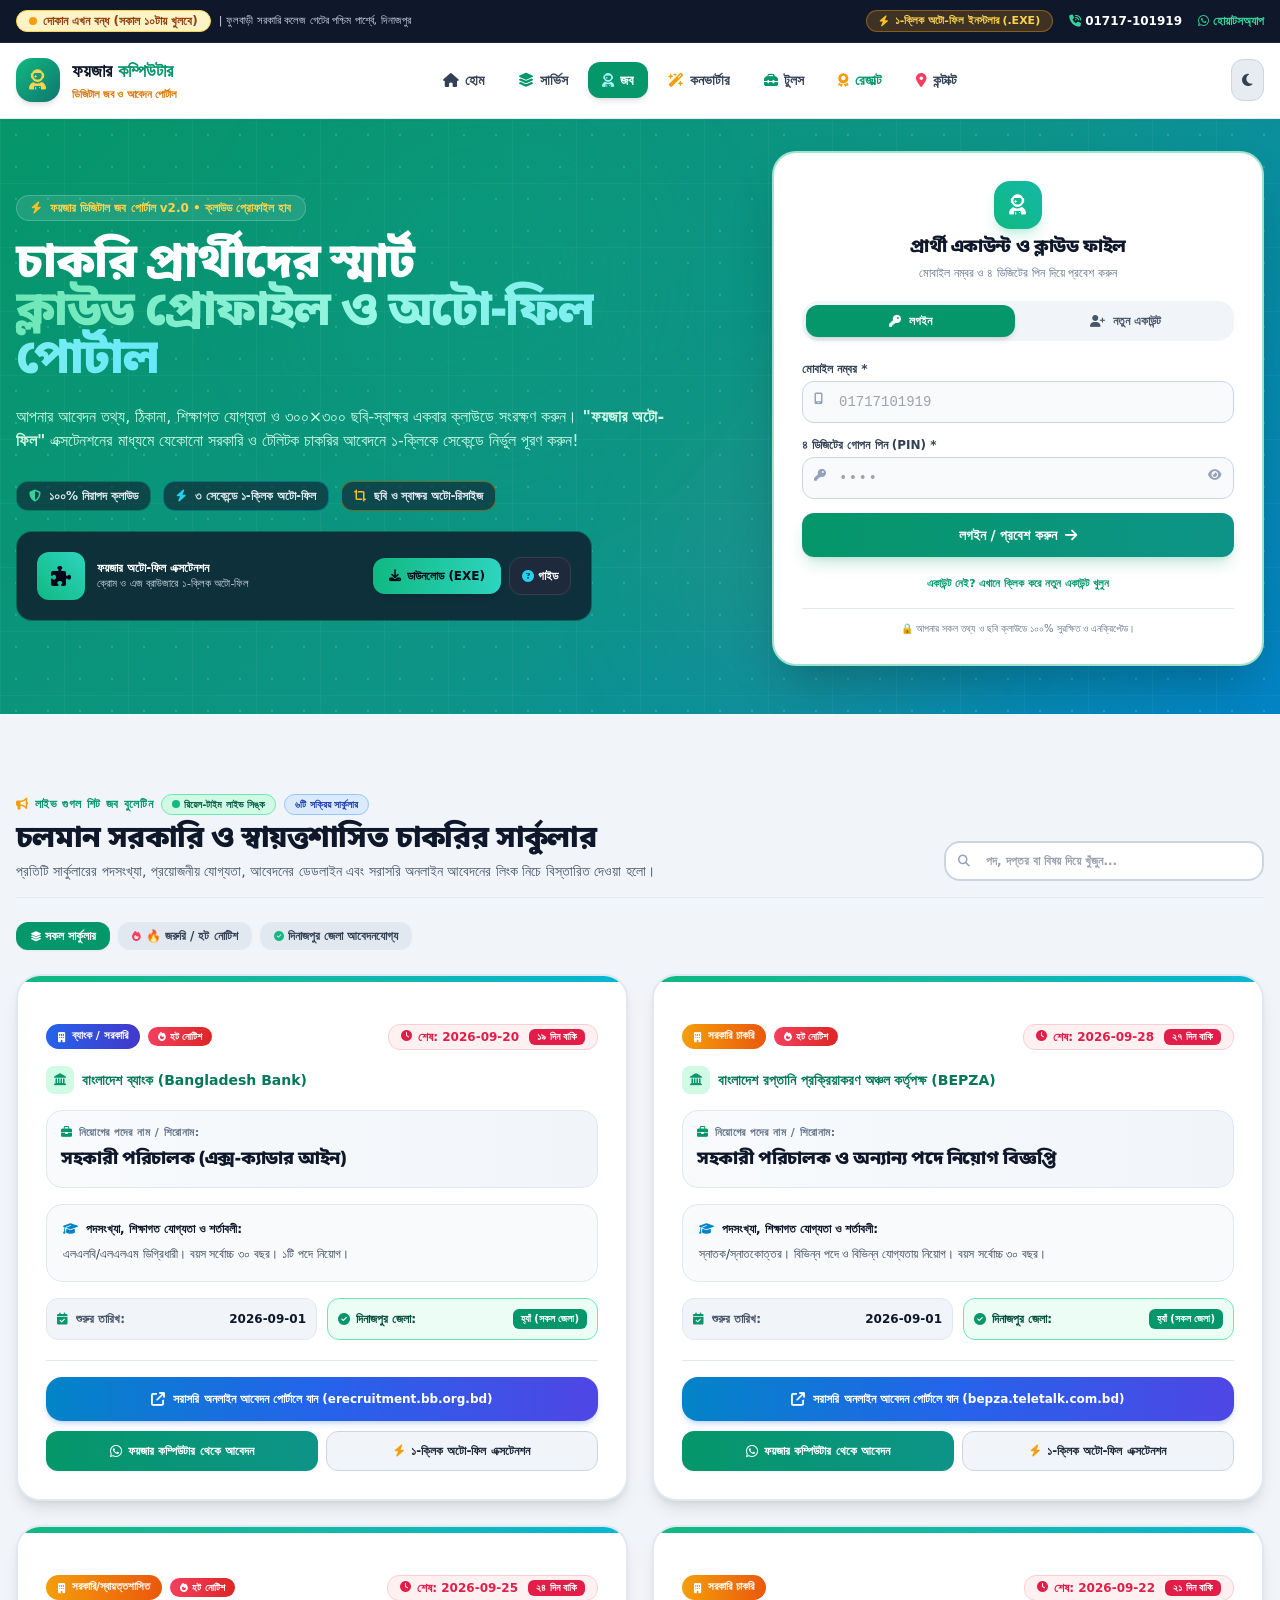
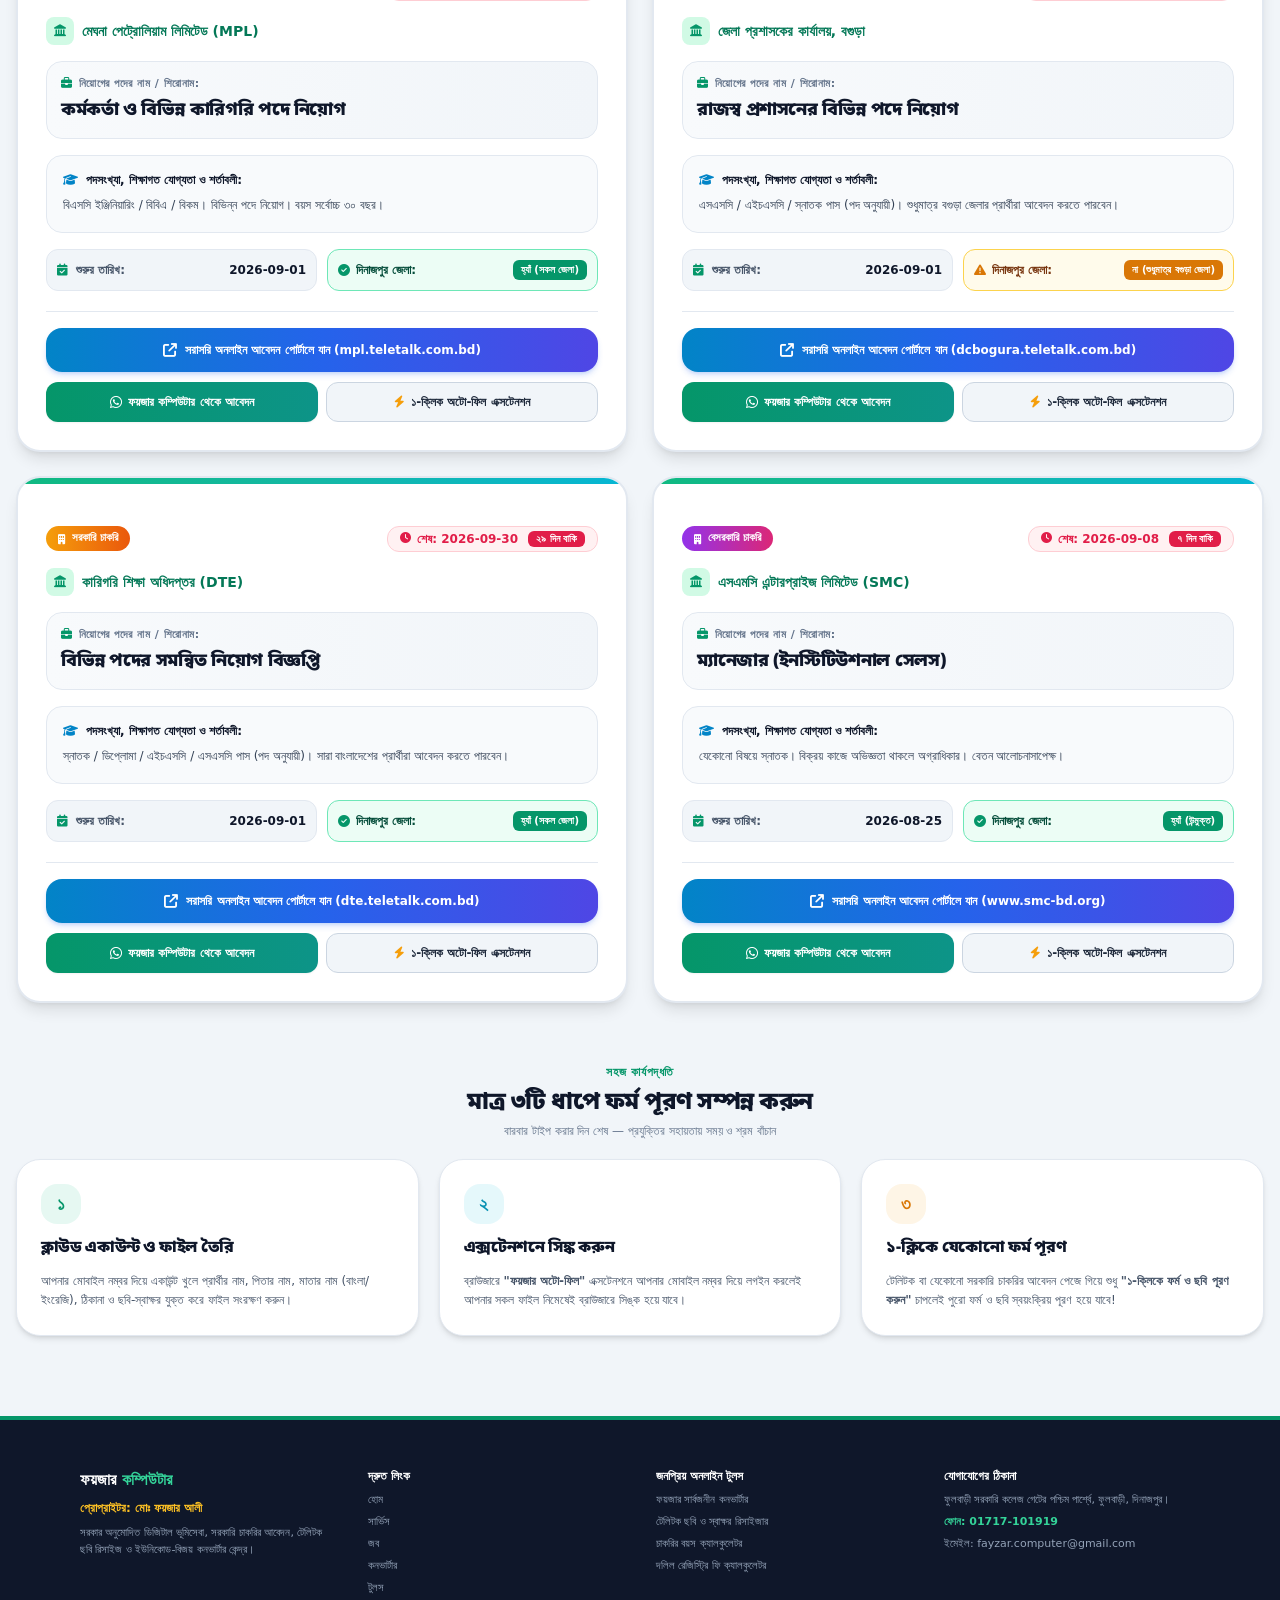
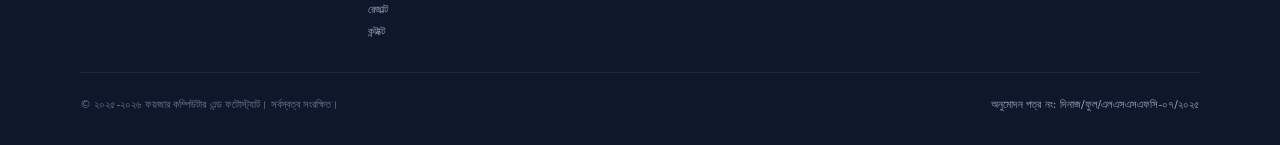
<file: portal.html>
<!DOCTYPE html>
<html lang="bn" class="scroll-smooth">
<head>
  <meta charset="UTF-8">
  <meta name="viewport" content="width=device-width, initial-scale=1.0">
  
  <!-- SEO Primary Meta Tags -->
  <title>ডিজিটাল জব ও আবেদন পোর্টাল — ফয়জার কম্পিউটার</title>
  <meta name="title" content="ডিজিটাল জব ও আবেদন পোর্টাল — ফয়জার কম্পিউটার">
  <meta name="description" content="টেলিটক ও সকল সরকারি চাকরির আবেদনে ১-ক্লিকে ফর্ম ও ছবি-স্বাক্ষর পূরণ করতে ফয়জার অটো-ফিল এক্সটেনশন ব্যবহার করুন। আপনার আবেদন তথ্য ক্লাউডে নিরাপদ রাখুন।">
  <meta name="keywords" content="চাকরির আবেদন, জব পোর্টাল, টেলিটক আবেদন, জব অটো ফিল, ফয়জার অটো-ফিল, ফয়জার কম্পিউটার, চাকরির সার্কুলার, ছবি স্বাক্ষর রিসাইজ">
  <link rel="canonical" href="https://fayzarcomputer.com.bd/portal.html">
  <meta name="robots" content="index, follow">

  <!-- Favicon & Theme -->
  <link rel="icon" type="image/svg+xml" href="assets/favicon.svg">
  <meta name="theme-color" content="#059669">

  <!-- Open Graph / Facebook -->
  <meta property="og:type" content="website">
  <meta property="og:url" content="https://fayzarcomputer.com.bd/portal.html">
  <meta property="og:title" content="ডিজিটাল জব ও আবেদন পোর্টাল — ফয়জার কম্পিউটার">
  <meta property="og:description" content="টেলিটক ও সকল সরকারি চাকরির আবেদনে ১-ক্লিকে ফর্ম ও ছবি-স্বাক্ষর পূরণ করতে ফয়জার অটো-ফিল এক্সটেনশন ব্যবহার করুন।">
  <meta property="og:image" content="https://fayzarcomputer.com.bd/assets/og-preview.jpg">
  <meta property="og:locale" content="bn_BD">
  <meta property="og:site_name" content="ফয়জার কম্পিউটার">

  <!-- Twitter Card Meta Tags -->
  <meta name="twitter:card" content="summary_large_image">
  <meta name="twitter:url" content="https://fayzarcomputer.com.bd/portal.html">
  <meta name="twitter:title" content="ডিজিটাল জব ও আবেদন পোর্টাল — ফয়জার কম্পিউটার">
  <meta name="twitter:description" content="টেলিটক ও সরকারি চাকরির আবেদনে ফয়জার অটো-ফিল এক্সটেনশন ও ক্লাউড প্রোফাইল।">
  <meta name="twitter:image" content="https://fayzarcomputer.com.bd/assets/og-preview.jpg">

  <!-- Google Fonts (unified Bengali + Latin typography) -->
  <link rel="stylesheet" href="css/google-fonts.css">
  <link rel="stylesheet" href="css/font-awesome/all.min.css">
  
  <!-- Tailwind CSS CDN (unified config) -->
  <script src="js/vendor/tailwindcss.js"></script>
  <script src="js/offline-data.js"></script>
  <script>
    tailwind.config = {
      darkMode: 'class',
      theme: {
        extend: {
          colors: {
            brand: {
              DEFAULT: '#059669',
              soft: '#ecfdf5',
              hover: '#047857',
              deep: '#065f46'
            },
            brandGreen: '#059669',
            brandGreenDark: '#047857',
            brandGreenLight: '#ecfdf5'
          }
        }
      }
    }
  </script>

  <link rel="stylesheet" href="css/style.css">

  <script>
    (function() {
      const savedTheme = localStorage.getItem('theme');
      if (savedTheme === 'dark' || (!savedTheme && window.matchMedia('(prefers-color-scheme: dark)').matches)) {
        document.documentElement.classList.add('dark');
      } else {
        document.documentElement.classList.remove('dark');
      }
    })();
  </script>
</head>

<body class="bg-slate-100 dark:bg-[#070c18] text-slate-800 dark:text-slate-100 font-sans antialiased pb-20 lg:pb-0 transition-colors duration-300">

  <!-- Top Announcement Bar -->
  <aside class="bg-slate-900 text-white text-xs py-2.5 px-4 border-b border-slate-800 shadow-sm">
    <div class="container mx-auto max-w-7xl flex flex-col sm:flex-row items-center justify-between gap-2">
      <div class="flex items-center gap-2">
        <div id="shop-status-badge" class="inline-flex items-center gap-1.5 px-3 py-0.5 rounded-full text-xs font-extrabold bg-emerald-100 dark:bg-emerald-950 text-emerald-800 dark:text-emerald-300">
          <span class="w-2 h-2 rounded-full bg-emerald-500 status-dot-open"></span> লোড হচ্ছে...
        </div>
        <span class="text-slate-300 hidden md:inline text-[11px]">| ফুলবাড়ী সরকারি কলেজ গেটের পশ্চিম পার্শ্বে, দিনাজপুর</span>
      </div>
      <div class="flex items-center gap-4 text-xs font-extrabold">
        <a href="downloads/Fayzar-AutoFill-Setup.exe" download="Fayzar-AutoFill-Setup.exe" class="hidden sm:inline-flex items-center gap-1.5 text-amber-300 hover:text-white bg-amber-500/20 border border-amber-500/40 px-3 py-0.5 rounded-full text-[11px] font-extrabold transition">
          <i class="fas fa-bolt text-amber-400"></i> ১-ক্লিক অটো-ফিল ইনস্টলার (.EXE)
        </a>
        <a href="tel:01717101919" class="hover:text-amber-400 flex items-center gap-1 text-white">
          <i class="fas fa-phone-volume text-emerald-400"></i> 01717-101919
        </a>
        <a href="https://wa.me/8801717101919" target="_blank" class="hover:text-emerald-300 flex items-center gap-1 text-emerald-400">
          <i class="fab fa-whatsapp"></i> হোয়াটসঅ্যাপ
        </a>
      </div>
    </div>
  </aside>

  <!-- Sticky Header Navigation -->
  <header class="sticky top-0 z-40 glass-header shadow-sm transition-all bg-white/95 dark:bg-[#070c18]/95 backdrop-blur-md border-b border-slate-200 dark:border-slate-800">
    <div class="container mx-auto max-w-7xl px-4 py-2.5 sm:py-3.5 flex items-center justify-between">
      
      <!-- Brand Logo -->
      <a href="index.html" class="flex items-center gap-3 group">
        <div class="w-10 h-10 sm:w-11 sm:h-11 rounded-2xl bg-gradient-to-br from-emerald-500 to-teal-700 p-0.5 shadow-md flex items-center justify-center text-white text-xl group-hover:scale-105 transition">
          <i class="fas fa-user-astronaut text-amber-300"></i>
        </div>
        <div>
          <div class="text-base sm:text-lg font-black text-slate-900 dark:text-white leading-none">
            ফয়জার <span class="text-emerald-600 dark:text-emerald-400">কম্পিউটার</span>
          </div>
          <div class="text-[11px] font-bold text-amber-600 dark:text-amber-400 tracking-tight mt-0.5">
            ডিজিটাল জব ও আবেদন পোর্টাল
          </div>
        </div>
      </a>

      <!-- Desktop Nav -->
      <nav class="hidden lg:flex items-center gap-1.5 text-xs xl:text-sm font-bold text-slate-700 dark:text-slate-200">
        <a href="index.html" class="px-3.5 py-2 rounded-xl hover:text-emerald-600 dark:hover:text-emerald-400 hover:bg-slate-200/70 dark:hover:bg-slate-800 transition flex items-center gap-1.5">
          <i class="fas fa-home"></i> হোম
        </a>
        <a href="services.html" class="px-3.5 py-2 rounded-xl hover:text-emerald-600 dark:hover:text-emerald-400 hover:bg-slate-200/70 dark:hover:bg-slate-800 transition flex items-center gap-1.5">
          <i class="fas fa-layer-group text-emerald-600"></i> সার্ভিস
        </a>
        <a href="portal.html" class="px-3.5 py-2 rounded-xl text-white bg-emerald-600 dark:bg-emerald-600 flex items-center gap-1.5 shadow-md font-extrabold relative">
          <i class="fas fa-user-astronaut text-cyan-200"></i> 
          <span>জব</span>
        </a>
        <a href="converter.html" class="px-3.5 py-2 rounded-xl hover:text-emerald-600 dark:hover:text-emerald-400 hover:bg-slate-200/70 dark:hover:bg-slate-800 transition flex items-center gap-1.5">
          <i class="fas fa-wand-magic-sparkles text-amber-500"></i> কনভার্টার
        </a>
        <a href="tools.html" class="px-3.5 py-2 rounded-xl hover:text-emerald-600 dark:hover:text-emerald-400 hover:bg-slate-200/70 dark:hover:bg-slate-800 transition flex items-center gap-1.5">
          <i class="fas fa-toolbox text-emerald-600"></i> টুলস
        </a>
        <a href="results.html" class="px-3.5 py-2 rounded-xl hover:text-emerald-600 dark:hover:text-emerald-400 hover:bg-slate-200/70 dark:hover:bg-slate-800 transition flex items-center gap-1.5 text-emerald-600 dark:text-emerald-400 font-extrabold relative">
          <i class="fas fa-award text-amber-500"></i>
          <span>রেজাল্ট</span>
        </a>
        <a href="contact.html" class="px-3.5 py-2 rounded-xl hover:text-emerald-600 dark:hover:text-emerald-400 hover:bg-slate-200/70 dark:hover:bg-slate-800 transition flex items-center gap-1.5">
          <i class="fas fa-location-dot text-rose-500"></i> কন্টাক্ট
        </a>
      </nav>

      <!-- Day/Night & Actions -->
      <div class="flex items-center gap-2">
        <div id="auth-nav-status"></div>
        <button id="theme-toggle-btn" type="button" aria-label="ডার্ক বা লাইট মোড পরিবর্তন করুন" title="ডার্ক/লাইট মোড" class="p-2.5 rounded-xl bg-slate-200/80 dark:bg-slate-800/80 hover:bg-slate-300 dark:hover:bg-slate-700 text-slate-700 dark:text-amber-300 transition flex items-center justify-center shadow-xs border border-slate-300 dark:border-slate-700/60">
          <i class="fas fa-moon text-sm dark:hidden" aria-hidden="true"></i>
          <i class="fas fa-sun text-sm hidden dark:inline-block text-amber-400" aria-hidden="true"></i>
        </button>

        <button id="mobile-menu-toggle" type="button" aria-label="মোবাইল নেভিগেশন মেনু খুলুন" title="মেনু" class="lg:hidden p-2.5 rounded-xl bg-slate-200 dark:bg-slate-800 text-slate-700 dark:text-slate-200">
          <i class="fas fa-bars text-base" aria-hidden="true"></i>
        </button>
      </div>
    </div>

    <!-- Mobile Drawer -->
    <div id="mobile-drawer" class="hidden lg:hidden bg-white/95 dark:bg-slate-900/95 backdrop-blur-md border-t border-slate-200 dark:border-slate-800 px-4 py-4 space-y-2 shadow-2xl">
      <a href="index.html" class="block py-2.5 px-3 rounded-xl text-sm font-bold text-slate-800 dark:text-slate-100 hover:bg-slate-100 dark:hover:bg-slate-800 flex items-center gap-2">
        <i class="fas fa-home w-5"></i> হোম
      </a>
      <a href="services.html" class="block py-2.5 px-3 rounded-xl text-sm font-bold text-slate-800 dark:text-slate-100 hover:bg-slate-100 dark:hover:bg-slate-800 flex items-center gap-2">
        <i class="fas fa-layer-group text-emerald-600 w-5"></i> সার্ভিস
      </a>
      <a href="portal.html" class="block py-2.5 px-3 rounded-xl text-sm font-bold bg-emerald-600 text-white flex items-center gap-2 relative">
        <i class="fas fa-user-astronaut text-cyan-200 w-5"></i> জব
        <span class="text-[9px] px-1.5 py-0.2 rounded-full bg-amber-400 text-slate-950 font-black ml-auto">নতুন</span>
      </a>
      <a href="converter.html" class="block py-2.5 px-3 rounded-xl text-sm font-bold text-slate-800 dark:text-slate-100 hover:bg-slate-100 dark:hover:bg-slate-800 flex items-center gap-2">
        <i class="fas fa-wand-magic-sparkles text-amber-500 w-5"></i> কনভার্টার
      </a>
      <a href="tools.html" class="block py-2.5 px-3 rounded-xl text-sm font-bold text-slate-800 dark:text-slate-100 hover:bg-slate-100 dark:hover:bg-slate-800 flex items-center gap-2">
        <i class="fas fa-toolbox text-emerald-600 w-5"></i> টুলস
      </a>
      <a href="results.html" class="block py-2.5 px-3 rounded-xl text-sm font-bold text-emerald-600 dark:text-emerald-400 bg-emerald-50 dark:bg-emerald-950/40 hover:bg-emerald-100 flex items-center gap-2">
        <i class="fas fa-award text-amber-500 w-5"></i> রেজাল্ট
      </a>
      <a href="contact.html" class="block py-2.5 px-3 rounded-xl text-sm font-bold text-slate-800 dark:text-slate-100 hover:bg-slate-100 dark:hover:bg-slate-800 flex items-center gap-2">
        <i class="fas fa-location-dot text-rose-500 w-5"></i> কন্টাক্ট
      </a>
    </div>
  </header>

  <!-- =========================================================================
       HERO + CANDIDATE LOGIN HUB (PRIMARY FOCAL POINT AT TOP)
       ========================================================================= -->
  <section class="hero-gradient text-white pt-8 pb-12 px-4 relative overflow-hidden">
    <div class="hero-pattern"></div>
    <div class="glow-orb w-80 h-80 bg-emerald-500/20 top-0 left-1/4"></div>
    <div class="glow-orb w-72 h-72 bg-amber-500/15 bottom-0 right-1/4"></div>

    <div class="container mx-auto max-w-7xl relative z-10">
      
      <!-- Top 2-Column Split: Hero Headline & Value (Left) vs Candidate Login/Register (Right) -->
      <div class="grid grid-cols-1 lg:grid-cols-12 gap-8 lg:gap-12 items-center">
        
        <!-- Left Column: Portal Identity & Extension Hub -->
        <div class="lg:col-span-7 space-y-5 text-center lg:text-left">
          
          <div class="inline-flex items-center gap-2 px-3.5 py-1 rounded-full bg-white/10 dark:bg-emerald-950/50 border border-white/20 dark:border-emerald-500/40 text-amber-300 text-xs font-black shadow-xs">
            <i class="fas fa-bolt text-amber-400"></i>
            <span>ফয়জার ডিজিটাল জব পোর্টাল v2.0 • ক্লাউড প্রোফাইল হাব</span>
          </div>

          <h1 class="text-2xl sm:text-4xl lg:text-5xl font-black tracking-tight leading-tight text-white">
            চাকরি প্রার্থীদের স্মার্ট <br class="hidden sm:inline">
            <span class="text-transparent bg-clip-text bg-gradient-to-r from-emerald-300 via-teal-200 to-cyan-300">ক্লাউড প্রোফাইল ও অটো-ফিল পোর্টাল</span>
          </h1>

          <p class="text-xs sm:text-sm md:text-base text-emerald-100 max-w-2xl mx-auto lg:mx-0 leading-relaxed font-medium">
            আপনার আবেদন তথ্য, ঠিকানা, শিক্ষাগত যোগ্যতা ও ৩০০×৩০০ ছবি-স্বাক্ষর একবার ক্লাউডে সংরক্ষণ করুন। <strong>"ফয়জার অটো-ফিল"</strong> এক্সটেনশনের মাধ্যমে যেকোনো সরকারি ও টেলিটক চাকরির আবেদনে ১-ক্লিকে সেকেন্ডে নির্ভুল পূরণ করুন!
          </p>

          <!-- Feature Pills -->
          <div class="flex flex-wrap items-center justify-center lg:justify-start gap-3 pt-2 text-xs font-bold text-slate-200">
            <div class="px-3 py-1.5 rounded-xl bg-slate-900/60 border border-emerald-500/40 flex items-center gap-2">
              <i class="fas fa-shield-halved text-emerald-400"></i> <span>১০০% নিরাপদ ক্লাউড</span>
            </div>
            <div class="px-3 py-1.5 rounded-xl bg-slate-900/60 border border-cyan-500/40 flex items-center gap-2">
              <i class="fas fa-bolt text-cyan-400"></i> <span>৩ সেকেন্ডে ১-ক্লিক অটো-ফিল</span>
            </div>
            <div class="px-3 py-1.5 rounded-xl bg-slate-900/60 border border-amber-500/40 flex items-center gap-2">
              <i class="fas fa-crop-simple text-amber-400"></i> <span>ছবি ও স্বাক্ষর অটো-রিসাইজ</span>
            </div>
          </div>

          <!-- Compact Extension Download & Guide Box -->
          <div class="p-4 sm:p-5 rounded-2xl bg-slate-900/80 border border-emerald-500/40 backdrop-blur-md flex flex-col sm:flex-row items-center justify-between gap-4 max-w-xl mx-auto lg:mx-0">
            <div class="flex items-center gap-3">
              <div class="w-12 h-12 rounded-xl bg-gradient-to-tr from-emerald-500 to-teal-400 text-slate-950 flex items-center justify-center text-xl font-black shrink-0">
                <i class="fas fa-puzzle-piece"></i>
              </div>
              <div class="text-left">
                <div class="text-xs font-black text-white">ফয়জার অটো-ফিল এক্সটেনশন</div>
                <div class="text-[11px] text-slate-300">ক্রোম ও এজ ব্রাউজারে ১-ক্লিক অটো-ফিল</div>
              </div>
            </div>

            <div class="flex items-center gap-2 w-full sm:w-auto shrink-0">
              <a href="downloads/Fayzar-AutoFill-Setup.exe" download="Fayzar-AutoFill-Setup.exe" class="flex-1 sm:flex-initial px-4 py-2.5 rounded-xl bg-gradient-to-r from-emerald-500 to-teal-400 hover:from-emerald-400 hover:to-teal-300 text-slate-950 font-black text-xs shadow-md transition flex items-center justify-center gap-1.5">
                <i class="fas fa-download"></i> <span>ডাউনলোড (EXE)</span>
              </a>
              <button onclick="openExtensionGuideModal()" class="px-3 py-2.5 rounded-xl bg-slate-800 hover:bg-slate-700 text-white font-bold text-xs border border-slate-700 transition flex items-center justify-center gap-1">
                <i class="fas fa-circle-question text-cyan-400"></i> <span>গাইড</span>
              </button>
            </div>
          </div>

        </div>

        <!-- Right Column: Primary Candidate Login & Registration Form (Top Focal Point) -->
        <div class="lg:col-span-5">
          
          <!-- VIEW A: LOGIN / REGISTER (Shown when logged out) -->
          <div id="portal-login-view" class="w-full">
            <div class="bg-white dark:bg-slate-900 rounded-3xl p-6 sm:p-7 shadow-2xl border-2 border-emerald-500/40 text-slate-900 dark:text-white relative overflow-hidden">
              
              <!-- Card Header -->
              <div class="text-center space-y-1 mb-5">
                <div class="w-12 h-12 mx-auto rounded-2xl bg-gradient-to-tr from-emerald-500 to-teal-500 text-white flex items-center justify-center text-xl shadow-lg shadow-emerald-500/20">
                  <i class="fas fa-user-astronaut"></i>
                </div>
                <h2 class="text-base sm:text-lg font-black text-slate-900 dark:text-white">প্রার্থী একাউন্ট ও ক্লাউড ফাইল</h2>
                <p class="text-xs text-slate-500 dark:text-slate-400">মোবাইল নম্বর ও ৪ ডিজিটের পিন দিয়ে প্রবেশ করুন</p>
              </div>

              <!-- Switcher Tabs -->
              <div class="grid grid-cols-2 gap-1.5 p-1 bg-slate-100 dark:bg-slate-800/90 rounded-2xl mb-5">
                <button type="button" id="tab-btn-auth-login" onclick="switchAuthMode('login')" class="py-2 rounded-xl font-black text-xs transition flex items-center justify-center gap-2 bg-emerald-600 text-white shadow-md">
                  <i class="fas fa-key"></i> <span>লগইন</span>
                </button>
                <button type="button" id="tab-btn-auth-register" onclick="switchAuthMode('register')" class="py-2 rounded-xl font-black text-xs transition flex items-center justify-center gap-2 text-slate-600 dark:text-slate-400 hover:text-slate-900 dark:hover:text-white">
                  <i class="fas fa-user-plus"></i> <span>নতুন একাউন্ট</span>
                </button>
              </div>

              <!-- FORM 1: LOGIN -->
              <form id="portal-login-form" onsubmit="handlePortalLogin(event)" class="space-y-3.5 text-xs">
                <div>
                  <label class="block font-bold text-slate-700 dark:text-slate-300 mb-1">মোবাইল নম্বর *</label>
                  <div class="relative">
                    <input type="tel" id="p-login-mobile" required placeholder="01717101919" maxlength="11" class="w-full pl-9 pr-3 py-2.5 bg-slate-50 dark:bg-slate-800 border border-slate-300 dark:border-slate-700 rounded-xl text-slate-900 dark:text-white font-mono text-xs sm:text-sm focus:border-emerald-500 focus:outline-none transition">
                    <i class="fas fa-mobile-screen absolute left-3 top-3 text-slate-400"></i>
                  </div>
                </div>

                <div>
                  <label class="block font-bold text-slate-700 dark:text-slate-300 mb-1">৪ ডিজিটের গোপন পিন (PIN) *</label>
                  <div class="relative">
                    <input type="password" id="p-login-pin" required placeholder="••••" maxlength="6" class="w-full pl-9 pr-10 py-2.5 bg-slate-50 dark:bg-slate-800 border border-slate-300 dark:border-slate-700 rounded-xl text-slate-900 dark:text-white font-mono text-xs sm:text-sm tracking-widest focus:border-emerald-500 focus:outline-none transition">
                    <i class="fas fa-key absolute left-3 top-3 text-slate-400"></i>
                    <button type="button" onclick="togglePortalPinVisibility('p-login-pin', 'p-pin-eye')" class="absolute right-3 top-2.5 text-slate-400 hover:text-slate-600 dark:hover:text-white">
                      <i id="p-pin-eye" class="fas fa-eye"></i>
                    </button>
                  </div>
                </div>

                <div id="p-login-error" class="hidden p-2.5 rounded-xl bg-rose-100 dark:bg-rose-950/60 border border-rose-300 dark:border-rose-500/40 text-rose-800 dark:text-rose-300 text-xs font-semibold"></div>

                <button type="submit" id="btn-login-submit" class="w-full py-3 rounded-xl bg-gradient-to-r from-emerald-600 to-teal-600 hover:from-emerald-500 hover:to-teal-500 text-white font-black text-xs sm:text-sm shadow-lg shadow-emerald-600/20 transition flex items-center justify-center gap-2">
                  <span>লগইন / প্রবেশ করুন</span>
                  <i class="fas fa-arrow-right"></i>
                </button>

                <div class="text-center pt-1">
                  <button type="button" onclick="switchAuthMode('register')" class="text-[11px] text-emerald-600 dark:text-emerald-400 hover:underline font-bold">
                    একাউন্ট নেই? এখানে ক্লিক করে নতুন একাউন্ট খুলুন
                  </button>
                </div>
              </form>

              <!-- FORM 2: REGISTER -->
              <form id="portal-register-form" onsubmit="handlePortalRegister(event)" class="hidden space-y-3.5 text-xs">
                <div>
                  <label class="block font-bold text-slate-700 dark:text-slate-300 mb-1">প্রার্থীর পুরো নাম *</label>
                  <div class="relative">
                    <input type="text" id="p-reg-name" required placeholder="যেমন: মো: আব্দুর রহিম" class="w-full pl-9 pr-3 py-2.5 bg-slate-50 dark:bg-slate-800 border border-slate-300 dark:border-slate-700 rounded-xl text-slate-900 dark:text-white text-xs focus:border-emerald-500 focus:outline-none transition">
                    <i class="fas fa-user absolute left-3 top-3 text-slate-400"></i>
                  </div>
                </div>

                <div>
                  <label class="block font-bold text-slate-700 dark:text-slate-300 mb-1">১১ ডিজিটের মোবাইল নম্বর *</label>
                  <div class="relative">
                    <input type="tel" id="p-reg-mobile" required placeholder="01717101919" maxlength="11" class="w-full pl-9 pr-3 py-2.5 bg-slate-50 dark:bg-slate-800 border border-slate-300 dark:border-slate-700 rounded-xl text-slate-900 dark:text-white font-mono text-xs focus:border-emerald-500 focus:outline-none transition">
                    <i class="fas fa-mobile-screen absolute left-3 top-3 text-slate-400"></i>
                  </div>
                </div>

                <div class="grid grid-cols-2 gap-2">
                  <div>
                    <label class="block font-bold text-slate-700 dark:text-slate-300 mb-1">গোপন পিন *</label>
                    <input type="password" id="p-reg-pin" required placeholder="••••" maxlength="6" class="w-full px-3 py-2.5 bg-slate-50 dark:bg-slate-800 border border-slate-300 dark:border-slate-700 rounded-xl text-slate-900 dark:text-white font-mono text-xs tracking-widest focus:border-emerald-500 focus:outline-none">
                  </div>
                  <div>
                    <label class="block font-bold text-slate-700 dark:text-slate-300 mb-1">পিন নিশ্চিত করুন *</label>
                    <input type="password" id="p-reg-pin-confirm" required placeholder="••••" maxlength="6" class="w-full px-3 py-2.5 bg-slate-50 dark:bg-slate-800 border border-slate-300 dark:border-slate-700 rounded-xl text-slate-900 dark:text-white font-mono text-xs tracking-widest focus:border-emerald-500 focus:outline-none">
                  </div>
                </div>

                <div id="p-reg-error" class="hidden p-2.5 rounded-xl bg-rose-100 dark:bg-rose-950/60 border border-rose-300 dark:border-rose-500/40 text-rose-800 dark:text-rose-300 text-xs font-semibold"></div>

                <button type="submit" id="btn-reg-submit" class="w-full py-3 rounded-xl bg-gradient-to-r from-emerald-600 to-teal-600 hover:from-emerald-500 hover:to-teal-500 text-white font-black text-xs sm:text-sm shadow-lg shadow-emerald-600/20 transition flex items-center justify-center gap-2">
                  <span>🚀 নতুন একাউন্ট তৈরি করুন</span>
                </button>

                <div class="text-center pt-1">
                  <button type="button" onclick="switchAuthMode('login')" class="text-[11px] text-emerald-600 dark:text-emerald-400 hover:underline font-bold">
                    ইতিমধ্যে একাউন্ট আছে? লগইন করুন
                  </button>
                </div>
              </form>

              <div class="mt-4 pt-3 border-t border-slate-200 dark:border-slate-800 text-center text-[10px] text-slate-500 dark:text-slate-400">
                🔒 আপনার সকল তথ্য ও ছবি ক্লাউডে ১০০% সুরক্ষিত ও এনক্রিপ্টেড।
              </div>
            </div>
          </div>

        </div>

      </div>

    </div>
  </section>

  <!-- =========================================================================
       MAIN CONTENT CONTAINER
       ========================================================================= -->
  <main class="container mx-auto max-w-7xl px-4 py-8 space-y-10">

    <!-- VIEW B: CANDIDATE DASHBOARD (Shown when user logs in) -->
    <div id="portal-dashboard-view" class="hidden space-y-6">

      <!-- Candidate Header Banner -->
      <div class="bg-white dark:bg-slate-900 rounded-3xl p-6 sm:p-7 shadow-xl border border-slate-200 dark:border-slate-800 flex flex-col md:flex-row items-center justify-between gap-4">
        <div class="flex items-center gap-4">
          <div class="w-14 h-14 rounded-2xl bg-gradient-to-tr from-emerald-600 to-teal-500 text-white flex items-center justify-center text-2xl font-black shadow-lg">
            <span id="p-dash-avatar">U</span>
          </div>
          <div>
            <div class="flex items-center gap-2">
              <h3 id="p-dash-name" class="text-lg font-black text-slate-900 dark:text-white">ব্যবহারকারীর নাম</h3>
              <span class="px-2.5 py-0.5 rounded-full bg-emerald-100 dark:bg-emerald-950 text-emerald-800 dark:text-emerald-300 border border-emerald-300 dark:border-emerald-800 text-[10px] font-bold">অনলাইন ক্লাউড প্রোফাইল</span>
            </div>
            <p class="text-xs text-slate-500 dark:text-slate-400 mt-0.5">
              মোবাইল: <span id="p-dash-mobile" class="font-mono text-emerald-600 dark:text-emerald-400 font-bold">017XXXXXXXX</span> • 
              সংরক্ষিত চাকরির ফাইল: <span id="p-dash-files-count" class="text-slate-900 dark:text-white font-bold">০টি</span>
            </p>
          </div>
        </div>

        <div class="flex flex-wrap items-center gap-2.5 w-full md:w-auto justify-end">
          <button onclick="openProfileModal()" class="px-4 py-2.5 rounded-xl bg-gradient-to-r from-emerald-600 to-teal-600 hover:from-emerald-500 hover:to-teal-500 text-white font-black text-xs shadow-lg transition flex items-center gap-2">
            <i class="fas fa-plus-circle"></i> <span>নতুন চাকরির ফাইল তৈরি করুন</span>
          </button>
          <button onclick="openExtensionGuideModal()" class="px-3.5 py-2.5 rounded-xl bg-slate-100 dark:bg-slate-800 hover:bg-slate-200 dark:hover:bg-slate-700 text-cyan-600 dark:text-cyan-300 font-bold text-xs border border-slate-300 dark:border-slate-700 transition flex items-center gap-1.5">
            <i class="fas fa-puzzle-piece text-cyan-500"></i> <span>এক্সটেনশন গাইড</span>
          </button>
          <button onclick="handlePortalLogout()" class="px-3.5 py-2.5 rounded-xl bg-rose-100 dark:bg-rose-950/40 hover:bg-rose-200 dark:hover:bg-rose-900/60 text-rose-700 dark:text-rose-300 font-bold text-xs border border-rose-300 dark:border-rose-500/30 transition" title="লগআউট">
            <i class="fas fa-arrow-right-from-bracket"></i> <span>লগআউট</span>
          </button>
        </div>
      </div>

      <!-- Files Grid Container -->
      <div>
        <h3 class="text-base font-black text-slate-900 dark:text-white mb-3 flex items-center gap-2">
          <i class="fas fa-folder-open text-emerald-500"></i> <span>আপনার সংরক্ষিত চাকরির আবেদন ফাইলসমূহ</span>
        </h3>
        <div id="p-files-grid" class="grid grid-cols-1 md:grid-cols-2 lg:grid-cols-3 gap-4">
          <!-- Populated dynamically by portal.js -->
        </div>
      </div>

    </div>

    <!-- =========================================================================
         ১. চলমান সরকারি ও বেসরকারি চাকরির সার্কুলার (লাইভ গুগল শিট সিঙ্ক)
         ========================================================================= -->
    <section id="job-circulars-section" class="space-y-6 pt-2">
      <div class="flex flex-col md:flex-row md:items-end justify-between gap-4 pb-4 border-b border-slate-200 dark:border-slate-800">
        <div>
          <div class="flex items-center gap-2 flex-wrap">
            <span class="text-xs font-black text-emerald-600 dark:text-emerald-400 uppercase tracking-wider flex items-center gap-1.5">
              <i class="fas fa-bullhorn text-amber-500 animate-pulse"></i> লাইভ গুগল শিট জব বুলেটিন
            </span>
            <span id="portal-live-status" class="inline-flex items-center gap-1 text-[10px] font-extrabold px-2.5 py-0.5 rounded-full bg-emerald-100 dark:bg-emerald-950 text-emerald-800 dark:text-emerald-300 border border-emerald-300 dark:border-emerald-800">
              <span class="w-2 h-2 rounded-full bg-emerald-500 status-dot-open"></span> রিয়েল-টাইম লাইভ সিঙ্ক
            </span>
            <span id="portal-total-badge" class="px-2.5 py-0.5 rounded-full bg-blue-100 dark:bg-blue-950 text-blue-800 dark:text-blue-300 text-[10px] font-black border border-blue-300 dark:border-blue-800">
              লোড হচ্ছে...
            </span>
          </div>
          <h2 class="text-xl sm:text-2xl lg:text-3xl font-black text-slate-900 dark:text-white mt-1.5">
            চলমান সরকারি ও স্বায়ত্তশাসিত চাকরির সার্কুলার
          </h2>
          <p class="text-xs sm:text-sm text-slate-600 dark:text-slate-400 mt-1">
            প্রতিটি সার্কুলারের পদসংখ্যা, প্রয়োজনীয় যোগ্যতা, আবেদনের ডেডলাইন এবং সরাসরি অনলাইন আবেদনের লিংক নিচে বিস্তারিত দেওয়া হলো।
          </p>
        </div>

        <!-- Search Input and Filter -->
        <div class="w-full md:w-80 relative shrink-0">
          <input 
            type="text" 
            id="portal-job-search-input" 
            placeholder="পদ, দপ্তর বা বিষয় দিয়ে খুঁজুন..." 
            class="w-full pl-10 pr-4 py-2.5 bg-white dark:bg-slate-800 border-2 border-slate-300 dark:border-slate-700 rounded-2xl text-xs font-bold focus:outline-none focus:border-emerald-500 text-slate-900 dark:text-white shadow-xs"
          >
          <i class="fas fa-search absolute left-3.5 top-3 text-slate-400 text-xs"></i>
        </div>
      </div>

      <!-- Quick Filter Chips -->
      <div class="flex flex-wrap items-center gap-2 text-xs font-bold">
        <button type="button" id="chip-filter-all" onclick="filterPortalJobs('all')" class="portal-chip active px-3.5 py-1.5 rounded-xl bg-emerald-600 text-white font-extrabold shadow-sm transition">
          <i class="fas fa-layer-group text-[10px]"></i> সকল সার্কুলার
        </button>
        <button type="button" id="chip-filter-hot" onclick="filterPortalJobs('hot')" class="portal-chip px-3.5 py-1.5 rounded-xl bg-slate-200 dark:bg-slate-800 text-slate-700 dark:text-slate-200 hover:bg-slate-300 dark:hover:bg-slate-700 transition">
          <i class="fas fa-fire text-rose-500 text-[10px]"></i> 🔥 জরুরি / হট নোটিশ
        </button>
        <button type="button" id="chip-filter-dinajpur" onclick="filterPortalJobs('dinajpur')" class="portal-chip px-3.5 py-1.5 rounded-xl bg-slate-200 dark:bg-slate-800 text-slate-700 dark:text-slate-200 hover:bg-slate-300 dark:hover:bg-slate-700 transition">
          <i class="fas fa-check-circle text-emerald-500 text-[10px]"></i> দিনাজপুর জেলা আবেদনযোগ্য
        </button>
      </div>

      <!-- Large Spacious Job Cards Container (সব এক নজরে দৃশ্যমান) -->
      <div id="portal-job-notices-container" class="grid grid-cols-1 lg:grid-cols-2 gap-6">
        <!-- Rendered dynamically with big, rich, high-contrast cards -->
        <div class="col-span-full py-12 text-center text-slate-500 dark:text-slate-400 text-xs">
          <i class="fas fa-spinner fa-spin text-emerald-500 text-2xl mb-2"></i>
          <p class="font-bold">গুগল ড্রাইভ শিট থেকে লাইভ সার্কুলার লোড হচ্ছে...</p>
        </div>
      </div>
    </section>

    <!-- =========================================================================
         ২. কিভাবে ফয়জার অটো-ফিল কাজ করে (৩টি সহজ ধাপ)
         ========================================================================= -->
    <section class="space-y-5 pt-4">
      <div class="text-center max-w-2xl mx-auto space-y-1">
        <span class="text-xs font-black text-emerald-600 dark:text-emerald-400 uppercase tracking-wider">সহজ কার্যপদ্ধতি</span>
        <h3 class="text-xl sm:text-2xl font-black text-slate-900 dark:text-white">মাত্র ৩টি ধাপে ফর্ম পূরণ সম্পন্ন করুন</h3>
        <p class="text-xs text-slate-500 dark:text-slate-400">বারবার টাইপ করার দিন শেষ — প্রযুক্তির সহায়তায় সময় ও শ্রম বাঁচান</p>
      </div>

      <div class="grid grid-cols-1 md:grid-cols-3 gap-5">
        
        <!-- Step 1 -->
        <div class="p-6 rounded-3xl bg-white dark:bg-slate-900 border border-slate-200 dark:border-slate-800 shadow-md space-y-3 relative overflow-hidden">
          <div class="w-10 h-10 rounded-2xl bg-emerald-500/10 text-emerald-600 dark:text-emerald-400 flex items-center justify-center text-lg font-black">
            ১
          </div>
          <h4 class="text-base font-black text-slate-900 dark:text-white">ক্লাউড একাউন্ট ও ফাইল তৈরি</h4>
          <p class="text-xs text-slate-600 dark:text-slate-400 leading-relaxed">
            আপনার মোবাইল নম্বর দিয়ে একাউন্ট খুলে প্রার্থীর নাম, পিতার নাম, মাতার নাম (বাংলা/ইংরেজি), ঠিকানা ও ছবি-স্বাক্ষর যুক্ত করে ফাইল সংরক্ষণ করুন।
          </p>
        </div>

        <!-- Step 2 -->
        <div class="p-6 rounded-3xl bg-white dark:bg-slate-900 border border-slate-200 dark:border-slate-800 shadow-md space-y-3 relative overflow-hidden">
          <div class="w-10 h-10 rounded-2xl bg-cyan-500/10 text-cyan-600 dark:text-cyan-400 flex items-center justify-center text-lg font-black">
            ২
          </div>
          <h4 class="text-base font-black text-slate-900 dark:text-white">এক্সটেনশনে সিঙ্ক করুন</h4>
          <p class="text-xs text-slate-600 dark:text-slate-400 leading-relaxed">
            ব্রাউজারে <strong>"ফয়জার অটো-ফিল"</strong> এক্সটেনশনে আপনার মোবাইল নম্বর দিয়ে লগইন করলেই আপনার সকল ফাইল নিমেষেই ব্রাউজারে সিঙ্ক হয়ে যাবে।
          </p>
        </div>

        <!-- Step 3 -->
        <div class="p-6 rounded-3xl bg-white dark:bg-slate-900 border border-slate-200 dark:border-slate-800 shadow-md space-y-3 relative overflow-hidden">
          <div class="w-10 h-10 rounded-2xl bg-amber-500/10 text-amber-600 dark:text-amber-400 flex items-center justify-center text-lg font-black">
            ৩
          </div>
          <h4 class="text-base font-black text-slate-900 dark:text-white">১-ক্লিকে যেকোনো ফর্ম পূরণ</h4>
          <p class="text-xs text-slate-600 dark:text-slate-400 leading-relaxed">
            টেলিটক বা যেকোনো সরকারি চাকরির আবেদন পেজে গিয়ে শুধু <strong>"১-ক্লিকে ফর্ম ও ছবি পূরণ করুন"</strong> চাপলেই পুরো ফর্ম ও ছবি স্বয়ংক্রিয় পূরণ হয়ে যাবে!
          </p>
        </div>

      </div>
    </section>

  </main>

  <!-- =========================================================================
       ৩. প্রোফাইল তৈরি ও এডিট মোডাল (Add / Edit Profile File Modal)
       ========================================================================= -->
  <div id="profile-modal" class="hidden fixed inset-0 z-50 bg-black/85 backdrop-blur-md flex items-center justify-center p-4">
    <div class="max-w-4xl w-full max-h-[92vh] overflow-y-auto bg-white dark:bg-slate-900 rounded-3xl p-6 sm:p-8 shadow-2xl border border-slate-300 dark:border-slate-700 space-y-6">
      
      <!-- Modal Header -->
      <div class="flex items-center justify-between border-b border-slate-200 dark:border-slate-800 pb-4">
        <div>
          <span class="text-xs font-black text-emerald-600 dark:text-emerald-400 uppercase tracking-wider">ক্লাউড ফাইল উইজার্ড</span>
          <h3 id="profile-modal-title" class="text-lg font-black text-slate-900 dark:text-white mt-0.5">নতুন চাকরির আবেদন ফাইল</h3>
        </div>
        <button onclick="closeProfileModal()" class="text-slate-400 hover:text-slate-600 dark:hover:text-white transition text-lg"><i class="fas fa-times"></i></button>
      </div>

      <!-- Form -->
      <form id="profile-form" onsubmit="handleProfileSubmit(event)" class="space-y-6 text-xs">
        <input type="hidden" id="pf-edit-id">

        <!-- File Title -->
        <div>
          <label class="block font-bold text-slate-700 dark:text-slate-300 mb-1.5">ফাইলের শিরোনাম (যেমন: সরকারি চাকরি মাস্টার ফাইল) *</label>
          <input type="text" id="pf-title" required placeholder="আমার চাকরির ফাইল ১" class="w-full px-3.5 py-2.5 bg-slate-50 dark:bg-slate-800 border border-slate-300 dark:border-slate-700 rounded-xl text-slate-900 dark:text-white font-bold focus:border-emerald-500 focus:outline-none">
        </div>

        <!-- Personal Info Section -->
        <div class="space-y-3">
          <h4 class="font-black text-slate-900 dark:text-white flex items-center gap-2 border-b border-slate-200 dark:border-slate-800 pb-2">
            <i class="fas fa-id-card text-emerald-500"></i> ব্যক্তিগত তথ্য (Personal Details)
          </h4>
          <div class="grid grid-cols-1 sm:grid-cols-2 lg:grid-cols-3 gap-3">
            <div>
              <label class="block font-bold text-slate-600 dark:text-slate-300 mb-1">প্রার্থীর নাম (ENGLISH) *</label>
              <input type="text" id="pf-applicant-name" required placeholder="MD. FAYZAR ALI" class="w-full px-3 py-2 bg-slate-50 dark:bg-slate-800 border border-slate-300 dark:border-slate-700 rounded-xl uppercase text-slate-900 dark:text-white font-bold">
            </div>
            <div>
              <label class="block font-bold text-slate-600 dark:text-slate-300 mb-1">প্রার্থীর নাম (বাংলায়) *</label>
              <input type="text" id="pf-applicant-name-bn" required placeholder="মোঃ ফয়জার আলী" class="w-full px-3 py-2 bg-slate-50 dark:bg-slate-800 border border-slate-300 dark:border-slate-700 rounded-xl text-slate-900 dark:text-white font-bold">
            </div>
            <div>
              <label class="block font-bold text-slate-600 dark:text-slate-300 mb-1">পিতার নাম (English)</label>
              <input type="text" id="pf-father-name" placeholder="MOJAFFOR RAHMAN" class="w-full px-3 py-2 bg-slate-50 dark:bg-slate-800 border border-slate-300 dark:border-slate-700 rounded-xl uppercase text-slate-900 dark:text-white font-bold">
            </div>
            <div>
              <label class="block font-bold text-slate-600 dark:text-slate-300 mb-1">পিতার নাম (বাংলায়)</label>
              <input type="text" id="pf-father-name-bn" placeholder="মোজাফফর রহমান" class="w-full px-3 py-2 bg-slate-50 dark:bg-slate-800 border border-slate-300 dark:border-slate-700 rounded-xl text-slate-900 dark:text-white font-bold">
            </div>
            <div>
              <label class="block font-bold text-slate-600 dark:text-slate-300 mb-1">মাতার নাম (English)</label>
              <input type="text" id="pf-mother-name" placeholder="FATEMA BIBI" class="w-full px-3 py-2 bg-slate-50 dark:bg-slate-800 border border-slate-300 dark:border-slate-700 rounded-xl uppercase text-slate-900 dark:text-white font-bold">
            </div>
            <div>
              <label class="block font-bold text-slate-600 dark:text-slate-300 mb-1">মাতার নাম (বাংলায়)</label>
              <input type="text" id="pf-mother-name-bn" placeholder="ফাতেমা বিবি" class="w-full px-3 py-2 bg-slate-50 dark:bg-slate-800 border border-slate-300 dark:border-slate-700 rounded-xl text-slate-900 dark:text-white font-bold">
            </div>
            <div>
              <label class="block font-bold text-slate-600 dark:text-slate-300 mb-1">জন্ম তারিখ (দিন-মাস-বছর)</label>
              <div class="grid grid-cols-3 gap-1">
                <input type="number" id="pf-dob-day" placeholder="দিন" min="1" max="31" class="px-2 py-2 bg-slate-50 dark:bg-slate-800 border border-slate-300 dark:border-slate-700 rounded-xl text-center text-slate-900 dark:text-white">
                <input type="number" id="pf-dob-month" placeholder="মাস" min="1" max="12" class="px-2 py-2 bg-slate-50 dark:bg-slate-800 border border-slate-300 dark:border-slate-700 rounded-xl text-center text-slate-900 dark:text-white">
                <input type="number" id="pf-dob-year" placeholder="বছর" min="1950" max="2030" class="px-2 py-2 bg-slate-50 dark:bg-slate-800 border border-slate-300 dark:border-slate-700 rounded-xl text-center text-slate-900 dark:text-white">
              </div>
            </div>
            <div>
              <label class="block font-bold text-slate-600 dark:text-slate-300 mb-1">জাতীয় পরিচয়পত্র (NID) নম্বর</label>
              <input type="text" id="pf-nid" placeholder="1998XXXXXXXX" class="w-full px-3 py-2 bg-slate-50 dark:bg-slate-800 border border-slate-300 dark:border-slate-700 rounded-xl font-mono text-slate-900 dark:text-white">
            </div>
            <div>
              <label class="block font-bold text-slate-600 dark:text-slate-300 mb-1">লিঙ্গ (Gender)</label>
              <select id="pf-gender" class="w-full px-3 py-2 bg-slate-50 dark:bg-slate-800 border border-slate-300 dark:border-slate-700 rounded-xl text-slate-900 dark:text-white">
                <option value="Male">পুরুষ (Male)</option>
                <option value="Female">মহিলা (Female)</option>
                <option value="Other">অন্যান্য</option>
              </select>
            </div>
            <div>
              <label class="block font-bold text-slate-600 dark:text-slate-300 mb-1">ধর্ম (Religion)</label>
              <select id="pf-religion" class="w-full px-3 py-2 bg-slate-50 dark:bg-slate-800 border border-slate-300 dark:border-slate-700 rounded-xl text-slate-900 dark:text-white">
                <option value="Islam">ইসলাম (Islam)</option>
                <option value="Hinduism">হিন্দু (Hinduism)</option>
                <option value="Buddhism">বৌদ্ধ (Buddhism)</option>
                <option value="Christianity">খ্রিস্টান (Christianity)</option>
              </select>
            </div>
            <div>
              <label class="block font-bold text-slate-600 dark:text-slate-300 mb-1">বৈবাহিক অবস্থা</label>
              <select id="pf-marital" class="w-full px-3 py-2 bg-slate-50 dark:bg-slate-800 border border-slate-300 dark:border-slate-700 rounded-xl text-slate-900 dark:text-white">
                <option value="Single">অবিবাহিত (Single)</option>
                <option value="Married">বিবাহিত (Married)</option>
              </select>
            </div>
            <div>
              <label class="block font-bold text-slate-600 dark:text-slate-300 mb-1">কোটা (Quota)</label>
              <select id="pf-quota" class="w-full px-3 py-2 bg-slate-50 dark:bg-slate-800 border border-slate-300 dark:border-slate-700 rounded-xl text-slate-900 dark:text-white">
                <option value="Non-Quota">সাধারণ (Non-Quota)</option>
                <option value="Freedom Fighter">বীর মুক্তিযোদ্ধা / শহীদ সন্তানের পোষ্য</option>
                <option value="Orphan">এতিম ও শারীরিক প্রতিবন্ধী</option>
                <option value="Tribal">ক্ষুদ্র নৃ-গোষ্ঠী</option>
                <option value="Ansar">আনসার ও গ্রাম প্রতিরক্ষা সদস্য</option>
              </select>
            </div>
          </div>
        </div>

        <!-- Address Section -->
        <div class="space-y-3">
          <h4 class="font-black text-slate-900 dark:text-white flex items-center gap-2 border-b border-slate-200 dark:border-slate-800 pb-2">
            <i class="fas fa-location-dot text-amber-500"></i> বর্তমান ও স্থায়ী ঠিকানা
          </h4>
          <div class="grid grid-cols-1 sm:grid-cols-2 lg:grid-cols-3 gap-3">
            <div>
              <label class="block font-bold text-slate-600 dark:text-slate-300 mb-1">অভিভাবক / Care of</label>
              <input type="text" id="pf-pr-care" placeholder="পিতার নাম বা অভিভাবক" class="w-full px-3 py-2 bg-slate-50 dark:bg-slate-800 border border-slate-300 dark:border-slate-700 rounded-xl text-slate-900 dark:text-white">
            </div>
            <div>
              <label class="block font-bold text-slate-600 dark:text-slate-300 mb-1">গ্রাম / রাস্তা / বাসা</label>
              <input type="text" id="pf-pr-village" placeholder="গ্রাম বা রাস্তার নাম" class="w-full px-3 py-2 bg-slate-50 dark:bg-slate-800 border border-slate-300 dark:border-slate-700 rounded-xl text-slate-900 dark:text-white">
            </div>
            <div>
              <label class="block font-bold text-slate-600 dark:text-slate-300 mb-1">জেলা (District)</label>
              <input type="text" id="pf-pr-dist" placeholder="দিনাজপুর" class="w-full px-3 py-2 bg-slate-50 dark:bg-slate-800 border border-slate-300 dark:border-slate-700 rounded-xl text-slate-900 dark:text-white">
            </div>
            <div>
              <label class="block font-bold text-slate-600 dark:text-slate-300 mb-1">উপজেলা / থানা</label>
              <input type="text" id="pf-pr-thana" placeholder="ফুলবাড়ী" class="w-full px-3 py-2 bg-slate-50 dark:bg-slate-800 border border-slate-300 dark:border-slate-700 rounded-xl text-slate-900 dark:text-white">
            </div>
            <div>
              <label class="block font-bold text-slate-600 dark:text-slate-300 mb-1">পোস্ট অফিস</label>
              <input type="text" id="pf-pr-post" placeholder="ফুলবাড়ী" class="w-full px-3 py-2 bg-slate-50 dark:bg-slate-800 border border-slate-300 dark:border-slate-700 rounded-xl text-slate-900 dark:text-white">
            </div>
            <div>
              <label class="block font-bold text-slate-600 dark:text-slate-300 mb-1">পোস্ট কোড</label>
              <input type="text" id="pf-pr-code" placeholder="৫২৬০" class="w-full px-3 py-2 bg-slate-50 dark:bg-slate-800 border border-slate-300 dark:border-slate-700 rounded-xl text-slate-900 dark:text-white">
            </div>
          </div>
        </div>

        <!-- Educational Info (SSC & HSC) -->
        <div class="space-y-3">
          <h4 class="font-black text-slate-900 dark:text-white flex items-center gap-2 border-b border-slate-200 dark:border-slate-800 pb-2">
            <i class="fas fa-graduation-cap text-cyan-500"></i> শিক্ষাগত যোগ্যতা (SSC & HSC)
          </h4>
          <div class="grid grid-cols-2 sm:grid-cols-4 gap-3">
            <div>
              <label class="block font-bold text-slate-600 dark:text-slate-300 mb-1">SSC বোর্ড</label>
              <input type="text" id="pf-ssc-board" placeholder="Dinajpur" class="w-full px-3 py-2 bg-slate-50 dark:bg-slate-800 border border-slate-300 dark:border-slate-700 rounded-xl text-slate-900 dark:text-white">
            </div>
            <div>
              <label class="block font-bold text-slate-600 dark:text-slate-300 mb-1">SSC রোল</label>
              <input type="text" id="pf-ssc-roll" placeholder="123456" class="w-full px-3 py-2 bg-slate-50 dark:bg-slate-800 border border-slate-300 dark:border-slate-700 rounded-xl text-slate-900 dark:text-white">
            </div>
            <div>
              <label class="block font-bold text-slate-600 dark:text-slate-300 mb-1">SSC রেজিস্ট্রেশন</label>
              <input type="text" id="pf-ssc-reg" placeholder="1215XXXXXX" class="w-full px-3 py-2 bg-slate-50 dark:bg-slate-800 border border-slate-300 dark:border-slate-700 rounded-xl text-slate-900 dark:text-white">
            </div>
            <div>
              <label class="block font-bold text-slate-600 dark:text-slate-300 mb-1">SSC GPA ও সাল</label>
              <div class="grid grid-cols-2 gap-1">
                <input type="text" id="pf-ssc-gpa" placeholder="5.00" class="px-2 py-2 bg-slate-50 dark:bg-slate-800 border border-slate-300 dark:border-slate-700 rounded-xl text-center text-slate-900 dark:text-white">
                <input type="text" id="pf-ssc-year" placeholder="2016" class="px-2 py-2 bg-slate-50 dark:bg-slate-800 border border-slate-300 dark:border-slate-700 rounded-xl text-center text-slate-900 dark:text-white">
              </div>
            </div>

            <div>
              <label class="block font-bold text-slate-600 dark:text-slate-300 mb-1">HSC বোর্ড</label>
              <input type="text" id="pf-hsc-board" placeholder="Dinajpur" class="w-full px-3 py-2 bg-slate-50 dark:bg-slate-800 border border-slate-300 dark:border-slate-700 rounded-xl text-slate-900 dark:text-white">
            </div>
            <div>
              <label class="block font-bold text-slate-600 dark:text-slate-300 mb-1">HSC রোল</label>
              <input type="text" id="pf-hsc-roll" placeholder="654321" class="w-full px-3 py-2 bg-slate-50 dark:bg-slate-800 border border-slate-300 dark:border-slate-700 rounded-xl text-slate-900 dark:text-white">
            </div>
            <div>
              <label class="block font-bold text-slate-600 dark:text-slate-300 mb-1">HSC রেজিস্ট্রেশন</label>
              <input type="text" id="pf-hsc-reg" placeholder="1215XXXXXX" class="w-full px-3 py-2 bg-slate-50 dark:bg-slate-800 border border-slate-300 dark:border-slate-700 rounded-xl text-slate-900 dark:text-white">
            </div>
            <div>
              <label class="block font-bold text-slate-600 dark:text-slate-300 mb-1">HSC GPA ও সাল</label>
              <div class="grid grid-cols-2 gap-1">
                <input type="text" id="pf-hsc-gpa" placeholder="5.00" class="px-2 py-2 bg-slate-50 dark:bg-slate-800 border border-slate-300 dark:border-slate-700 rounded-xl text-center text-slate-900 dark:text-white">
                <input type="text" id="pf-hsc-year" placeholder="2018" class="px-2 py-2 bg-slate-50 dark:bg-slate-800 border border-slate-300 dark:border-slate-700 rounded-xl text-center text-slate-900 dark:text-white">
              </div>
            </div>
          </div>
        </div>

        <!-- Photo & Signature Section (Canvas Auto Resizing 300x300 / 300x80) -->
        <div class="space-y-3">
          <h4 class="font-black text-slate-900 dark:text-white flex items-center gap-2 border-b border-slate-200 dark:border-slate-800 pb-2">
            <i class="fas fa-camera text-rose-500"></i> ছবি ও স্বাক্ষর (টেলিটক স্ট্যান্ডার্ড ৩০০x৩০০ ও ৩০০x৮০)
          </h4>
          <div class="grid grid-cols-1 sm:grid-cols-2 gap-4">
            
            <!-- Photo Upload Box -->
            <div class="p-4 rounded-2xl bg-slate-50 dark:bg-slate-800 border border-slate-200 dark:border-slate-700 space-y-2 text-center">
              <label class="block font-bold text-slate-700 dark:text-slate-300 text-xs">প্রার্থীর ছবি (৩০০x৩০০ পিক্সেল)</label>
              <div class="w-24 h-24 mx-auto bg-slate-200 dark:bg-slate-700 rounded-xl border border-dashed border-slate-400 overflow-hidden flex items-center justify-center">
                <img id="pf-photo-preview" class="w-full h-full object-cover hidden" alt="Fayzar Computer">
                <i id="pf-photo-placeholder" class="fas fa-user text-2xl text-slate-400"></i>
              </div>
              <input type="file" id="pf-photo-file" accept="image/*" class="text-[11px] file:mr-2 file:py-1 file:px-3 file:rounded-xl file:border-0 file:text-xs file:font-semibold file:bg-emerald-600 file:text-white hover:file:bg-emerald-700 cursor-pointer">
              <input type="hidden" id="pf-photo-base64">
              <p class="text-[10px] text-slate-400">যেকোনো সাইজের ছবি দিলে সিস্টেম স্বয়ংক্রিয়ভাবে ৩০০x৩০০ করে নেবে</p>
            </div>

            <!-- Signature Upload Box -->
            <div class="p-4 rounded-2xl bg-slate-50 dark:bg-slate-800 border border-slate-200 dark:border-slate-700 space-y-2 text-center">
              <label class="block font-bold text-slate-700 dark:text-slate-300 text-xs">প্রার্থীর স্বাক্ষর (৩০০x৮০ পিক্সেল)</label>
              <div class="w-36 h-14 mx-auto bg-slate-200 dark:bg-slate-700 rounded-xl border border-dashed border-slate-400 overflow-hidden flex items-center justify-center">
                <img id="pf-sig-preview" class="w-full h-full object-contain hidden" alt="Fayzar Computer">
                <i id="pf-sig-placeholder" class="fas fa-signature text-xl text-slate-400"></i>
              </div>
              <input type="file" id="pf-sig-file" accept="image/*" class="text-[11px] file:mr-2 file:py-1 file:px-3 file:rounded-xl file:border-0 file:text-xs file:font-semibold file:bg-emerald-600 file:text-white hover:file:bg-emerald-700 cursor-pointer">
              <input type="hidden" id="pf-sig-base64">
              <p class="text-[10px] text-slate-400">যেকোনো স্বাক্ষরের ছবি দিলে সিস্টেম স্বয়ংক্রিয়ভাবে ৩০০x৮০ করে নেবে</p>
            </div>

          </div>
        </div>

        <!-- Modal Footer Actions -->
        <div class="flex items-center justify-end gap-3 pt-4 border-t border-slate-200 dark:border-slate-800">
          <button type="button" onclick="closeProfileModal()" class="px-5 py-2.5 rounded-xl bg-slate-200 dark:bg-slate-800 text-slate-700 dark:text-slate-300 font-bold hover:bg-slate-300 dark:hover:bg-slate-700 transition">
            বাতিল
          </button>
          <button type="submit" id="btn-save-profile" class="px-6 py-2.5 rounded-xl bg-gradient-to-r from-emerald-600 to-teal-600 hover:from-emerald-500 hover:to-teal-500 text-white font-black shadow-lg shadow-emerald-600/20 transition flex items-center gap-2">
            <i class="fas fa-cloud-arrow-up"></i> <span>ফাইল সংরক্ষণ করুন</span>
          </button>
        </div>

      </form>

    </div>
  </div>

  <!-- =========================================================================
       ৪. এক্সটেনশন ইনস্টলেশন গাইড মোডাল
       ========================================================================= -->
  <div id="guide-modal" class="hidden fixed inset-0 z-50 bg-black/85 backdrop-blur-md flex items-center justify-center p-4">
    <div class="max-w-xl w-full bg-white dark:bg-slate-900 rounded-3xl p-6 sm:p-7 shadow-2xl border border-slate-300 dark:border-slate-700 space-y-4 text-slate-900 dark:text-white">
      <div class="flex items-center justify-between border-b border-slate-200 dark:border-slate-800 pb-3">
        <h3 class="text-base font-black text-slate-900 dark:text-white flex items-center gap-2">
          <i class="fas fa-puzzle-piece text-emerald-500"></i> ফয়জার অটো-ফিল এক্সটেনশন ব্যবহারের নিয়ম
        </h3>
        <button onclick="document.getElementById('guide-modal').classList.add('hidden')" class="text-slate-400 hover:text-slate-600 dark:hover:text-white transition"><i class="fas fa-times text-lg"></i></button>
      </div>

      <div class="space-y-3 text-xs text-slate-600 dark:text-slate-300 leading-relaxed">
        <p class="text-slate-700 dark:text-slate-300">যেকোনো উইন্ডোজ পিসি বা ল্যাপটপে এক্সটেনশনটি ব্যবহার করার সহজ ৩টি ধাপ:</p>
        
        <div class="p-4 rounded-2xl bg-gradient-to-r from-emerald-50 to-teal-50 dark:from-slate-800 dark:to-emerald-950/40 border-2 border-emerald-500/40 space-y-3">
          <div class="font-bold text-slate-900 dark:text-white flex items-center justify-between">
            <div class="flex items-center gap-2">
              <span class="w-6 h-6 rounded-full bg-emerald-500 text-white flex items-center justify-center text-xs font-black">★</span>
              <span class="text-sm font-black text-emerald-700 dark:text-emerald-300">১-ক্লিক অটো ইনস্টলার (.EXE)</span>
            </div>
            <span class="text-[10px] px-2 py-0.5 rounded-full bg-emerald-500 text-white font-black">সুপারফাস্ট</span>
          </div>
          
          <div class="space-y-2 text-[11px] text-slate-700 dark:text-slate-300 pl-4 border-l-2 border-emerald-500/40">
            <p><strong>ধাপ ১:</strong> <code>Fayzar-AutoFill-Setup.exe</code> ওপেন করে <strong>"🚀 ক্রোম এক্সটেনশন পেজ ওপেন করুন"</strong> বাটনে ক্লিক করুন (পাথ স্বয়ংক্রিয় কপি হয়ে যাবে এবং ক্রোম ওপেন হবে)।</p>
            <p><strong>ধাপ ২:</strong> ক্রোম পেজের উপরে ডান কোণায় <strong>"Developer mode"</strong> টগলটি অন করুন।</p>
            <p><strong>ধাপ ৩:</strong> উপরে বামে <strong>"Load unpacked"</strong> এ ক্লিক করে শুধু <strong>Ctrl + V</strong> চেপে Enter দিন — ব্যাস, এক্সটেনশনটি সাথে সাথে আপনার ব্রাউজারে যুক্ত হয়ে যাবে!</p>
          </div>

          <div class="pt-1 flex flex-wrap items-center gap-2.5">
            <a href="downloads/Fayzar-AutoFill-Setup.exe" download="Fayzar-AutoFill-Setup.exe" class="inline-flex items-center gap-2 px-5 py-2.5 rounded-xl bg-gradient-to-r from-emerald-600 to-teal-600 hover:from-emerald-500 hover:to-teal-500 text-white font-black text-xs shadow-lg shadow-emerald-600/20 transition">
              <i class="fas fa-download"></i> <span>ডাউনলোড ইনস্টলার (.EXE)</span>
            </a>
            <span class="text-[10px] text-emerald-600 dark:text-emerald-400 font-semibold">মাত্র ৫ সেকেন্ডের সহজ সেটআপ!</span>
          </div>
        </div>

        <!-- Uninstallation Info -->
        <div class="p-3.5 rounded-2xl bg-slate-50 dark:bg-slate-800/90 border border-slate-200 dark:border-slate-800 space-y-1.5">
          <div class="font-bold text-slate-900 dark:text-white flex items-center gap-2 text-xs">
            <i class="fas fa-trash-can text-rose-500"></i>
            <span>আন-ইনস্টল (Uninstall) করার নিয়ম:</span>
          </div>
          <p class="text-[11px] text-slate-600 dark:text-slate-400 leading-relaxed">
            যেকোনো সময় <strong>Windows Settings > Apps</strong> (বা Control Panel)-এ গিয়ে সাধারণ সফটওয়্যারের মতোই <strong>"Uninstall"</strong> চাপলে এটি এক ক্লিকে সম্পূর্ণ মুছে যাবে।
          </p>
        </div>
      </div>

      <div class="pt-2 flex items-center justify-between border-t border-slate-200 dark:border-slate-800">
        <span class="text-[11px] text-emerald-600 dark:text-emerald-400 font-semibold flex items-center gap-1.5">
          <i class="fas fa-check"></i> যেকোনো চাকরির সাইটে গিয়ে ১-ক্লিকেই ফর্ম ও ছবি পূরণ করুন!
        </span>
        <button onclick="document.getElementById('guide-modal').classList.add('hidden')" class="px-4 py-2 rounded-xl bg-slate-800 hover:bg-slate-700 text-white font-bold text-xs transition">ঠিক আছে</button>
      </div>
    </div>
  </div>

  <!-- Footer -->
  <footer class="bg-slate-900 text-slate-400 border-t-4 border-emerald-600 pt-12 pb-8 text-xs mt-12">
    <div class="container mx-auto max-w-6xl px-4">
      <div class="grid grid-cols-1 sm:grid-cols-2 md:grid-cols-4 gap-8 pb-8 border-b border-slate-800">
        <div class="space-y-2">
          <div class="text-base font-black text-white">
            ফয়জার <span class="text-emerald-400">কম্পিউটার</span>
          </div>
          <p class="text-amber-400 font-bold">প্রোপ্রাইটর: মোঃ ফয়জার আলী</p>
          <p class="text-[11px] text-slate-400 leading-relaxed">
            সরকার অনুমোদিত ডিজিটাল ভূমিসেবা, সরকারি চাকরির আবেদন, টেলিটক ছবি রিসাইজ ও ইউনিকোড-বিজয় কনভার্টার কেন্দ্র।
          </p>
        </div>
        <div>
          <div class="text-white font-bold mb-2">দ্রুত লিংক</div>
          <ul class="space-y-1.5 text-[11px]">
            <li><a href="index.html" class="hover:text-emerald-400">হোম</a></li>
            <li><a href="services.html" class="hover:text-emerald-400">সার্ভিস</a></li>
            <li><a href="portal.html" class="hover:text-emerald-400">জব</a></li>
            <li><a href="converter.html" class="hover:text-emerald-400">কনভার্টার</a></li>
            <li><a href="tools.html" class="hover:text-emerald-400">টুলস</a></li>
            <li><a href="results.html" class="hover:text-emerald-400">রেজাল্ট</a></li>
            <li><a href="contact.html" class="hover:text-emerald-400">কন্টাক্ট</a></li>
          </ul>
        </div>
        <div>
          <div class="text-white font-bold mb-2">জনপ্রিয় অনলাইন টুলস</div>
          <ul class="space-y-1.5 text-[11px]">
            <li><a href="converter.html" class="hover:text-emerald-400">ফয়জার সার্বজনীন কনভার্টার</a></li>
            <li><a href="tools.html?tab=resizer" class="hover:text-emerald-400">টেলিটক ছবি ও স্বাক্ষর রিসাইজার</a></li>
            <li><a href="tools.html?tab=age" class="hover:text-emerald-400">চাকরির বয়স ক্যালকুলেটর</a></li>
            <li><a href="tools.html?tab=land" class="hover:text-emerald-400">দলিল রেজিস্ট্রি ফি ক্যালকুলেটর</a></li>
          </ul>
        </div>
        <div>
          <div class="text-white font-bold mb-2">যোগাযোগের ঠিকানা</div>
          <div class="space-y-1.5 text-[11px] text-slate-400">
            <p>ফুলবাড়ী সরকারি কলেজ গেটের পশ্চিম পার্শ্বে, ফুলবাড়ী, দিনাজপুর।</p>
            <p class="text-emerald-400 font-bold">ফোন: 01717-101919</p>
            <p>ইমেইল: fayzar.computer@gmail.com</p>
          </div>
        </div>
      </div>
      <div class="pt-6 flex flex-col sm:flex-row items-center justify-between gap-2 text-[11px] text-slate-500">
        <div>© ২০২৫-২০২৬ ফয়জার কম্পিউটার এন্ড ফটোস্ট্যাট। সর্বস্বত্ব সংরক্ষিত।</div>
        <div class="text-slate-400">অনুমোদন পত্র নং: দিনাজ/ফুল/এলএসএসএফসি-০৭/২০২৫</div>
      </div>
    </div>
  </footer>

  <!-- Mobile Bottom Nav Dock -->
  <nav aria-label="মোবাইল দ্রুত নেভিগেশন" class="lg:hidden fixed bottom-0 left-0 right-0 z-50 bg-white/95 dark:bg-slate-900/95 backdrop-blur-md border-t border-slate-300 dark:border-slate-800 px-3 py-2 flex items-center justify-around shadow-2xl">
    <a href="index.html" class="flex flex-col items-center gap-0.5 text-slate-700 dark:text-slate-200 hover:text-emerald-600 dark:hover:text-emerald-400">
      <i class="fas fa-home text-sm" aria-hidden="true"></i>
      <span class="text-[10px] font-bold">হোম</span>
    </a>
    <a href="services.html" class="flex flex-col items-center gap-0.5 text-slate-700 dark:text-slate-200 hover:text-emerald-600 dark:hover:text-emerald-400">
      <i class="fas fa-layer-group text-sm text-emerald-600" aria-hidden="true"></i>
      <span class="text-[10px] font-bold">সার্ভিস</span>
    </a>
    <a href="portal.html" class="flex flex-col items-center gap-0.5 text-emerald-700 dark:text-emerald-400 font-black">
      <i class="fas fa-user-astronaut text-sm text-cyan-500" aria-hidden="true"></i>
      <span class="text-[10px] font-black">জব</span>
    </a>
    <a href="converter.html" class="flex flex-col items-center gap-0.5 text-slate-700 dark:text-slate-200 hover:text-emerald-600 dark:hover:text-emerald-400">
      <i class="fas fa-wand-magic-sparkles text-sm text-amber-500" aria-hidden="true"></i>
      <span class="text-[10px] font-bold">কনভার্টার</span>
    </a>
    <a href="tools.html" class="flex flex-col items-center gap-0.5 text-slate-700 dark:text-slate-200 hover:text-emerald-600 dark:hover:text-emerald-400">
      <i class="fas fa-toolbox text-sm text-amber-500" aria-hidden="true"></i>
      <span class="text-[10px] font-bold">টুলস</span>
    </a>
  </nav>

  <!-- Scripts -->
  <script src="js/fayzar-firebase-client.js" defer></script>
  <script src="js/portal.js" defer></script>
  <script>
    // Shop open/closed status badge
    (function initPortalShopStatus() {
      const statusBadge = document.getElementById('shop-status-badge');
      if (!statusBadge) return;
      const now = new Date();
      const day = now.getDay();
      const currentMinutes = now.getHours() * 60 + now.getMinutes();
      let isOpen = false;
      if (day === 5) {
        isOpen = currentMinutes >= 960 && currentMinutes < 1260;
      } else {
        isOpen = currentMinutes >= 600 && currentMinutes < 1260;
      }
      if (isOpen) {
        statusBadge.className = 'inline-flex items-center gap-1.5 px-3 py-0.5 rounded-full text-xs font-extrabold bg-emerald-100 dark:bg-emerald-950 text-emerald-800 dark:text-emerald-300 border border-emerald-300 dark:border-emerald-700';
        statusBadge.innerHTML = '<span class="w-2 h-2 rounded-full bg-emerald-500 status-dot-open"></span> দোকান খোলা আছে (রাত ৯টা পর্যন্ত)';
      } else {
        statusBadge.className = 'inline-flex items-center gap-1.5 px-3 py-0.5 rounded-full text-xs font-extrabold bg-amber-100 dark:bg-amber-950 text-amber-800 dark:text-amber-300 border border-amber-300 dark:border-amber-700';
        statusBadge.innerHTML = '<span class="w-2 h-2 rounded-full bg-amber-500"></span> দোকান এখন বন্ধ (সকাল ১০টায় খুলবে)';
      }
    })();

    // Theme toggle
    document.getElementById('theme-toggle-btn')?.addEventListener('click', () => {
      document.documentElement.classList.toggle('dark');
      localStorage.setItem('theme', document.documentElement.classList.contains('dark') ? 'dark' : 'light');
    });

    // Mobile menu drawer toggle
    document.getElementById('mobile-menu-toggle')?.addEventListener('click', () => {
      document.getElementById('mobile-drawer')?.classList.toggle('hidden');
    });

    // Modal Guide Opener
    function openExtensionGuideModal() {
      document.getElementById('guide-modal')?.classList.remove('hidden');
    }

    // Bangla Number formatting helper
    function toBanglaNumber(num) {
      if (num === null || num === undefined) return '';
      const bnDigits = ['০', '১', '২', '৩', '৪', '৫', '৬', '৭', '৮', '৯'];
      return String(num).replace(/\d/g, d => bnDigits[d]);
    }

    // ============================================================
    // ইমবেডেড ফলব্যাক ডেটা (সর্বদা কাজ করে, নেটওয়ার্ক ছাড়াও)
    // Google Sheet আপডেট করলে, এটি স্বয়ংক্রিয়ভাবে লাইভ ডেটা দিয়ে replace হয়
    // ============================================================
    const EMBEDDED_JOB_NOTICES = [
      {
        id: 'emb-1',
        type: 'ব্যাংক / সরকারি',
        badgeStyle: 'bg-gradient-to-r from-blue-600 to-indigo-700 text-white',
        title: 'সহকারী পরিচালক (এক্স-ক্যাডার আইন)',
        org: 'বাংলাদেশ ব্যাংক (Bangladesh Bank)',
        qualification: 'এলএলবি/এলএলএম ডিগ্রিধারী। বয়স সর্বোচ্চ ৩০ বছর। ১টি পদে নিয়োগ।',
        startDate: '2026-09-01',
        deadline: '2026-09-20',
        daysLeft: '১৯ দিন বাকি',
        dinajpurEligible: 'হ্যাঁ (সকল জেলা)',
        applyLink: 'https://erecruitment.bb.org.bd',
        isHot: true
      },
      {
        id: 'emb-2',
        type: 'সরকারি চাকরি',
        badgeStyle: 'bg-gradient-to-r from-amber-500 to-orange-600 text-white',
        title: 'সহকারী পরিচালক ও অন্যান্য পদে নিয়োগ বিজ্ঞপ্তি',
        org: 'বাংলাদেশ রপ্তানি প্রক্রিয়াকরণ অঞ্চল কর্তৃপক্ষ (BEPZA)',
        qualification: 'স্নাতক/স্নাতকোত্তর। বিভিন্ন পদে ও বিভিন্ন যোগ্যতায় নিয়োগ। বয়স সর্বোচ্চ ৩০ বছর।',
        startDate: '2026-09-01',
        deadline: '2026-09-28',
        daysLeft: '২৭ দিন বাকি',
        dinajpurEligible: 'হ্যাঁ (সকল জেলা)',
        applyLink: 'http://bepza.teletalk.com.bd',
        isHot: true
      },
      {
        id: 'emb-3',
        type: 'সরকারি/স্বায়ত্তশাসিত',
        badgeStyle: 'bg-gradient-to-r from-amber-500 to-orange-600 text-white',
        title: 'কর্মকর্তা ও বিভিন্ন কারিগরি পদে নিয়োগ',
        org: 'মেঘনা পেট্রোলিয়াম লিমিটেড (MPL)',
        qualification: 'বিএসসি ইঞ্জিনিয়ারিং / বিবিএ / বিকম। বিভিন্ন পদে নিয়োগ। বয়স সর্বোচ্চ ৩০ বছর।',
        startDate: '2026-09-01',
        deadline: '2026-09-25',
        daysLeft: '২৪ দিন বাকি',
        dinajpurEligible: 'হ্যাঁ (সকল জেলা)',
        applyLink: 'http://mpl.teletalk.com.bd',
        isHot: true
      },
      {
        id: 'emb-4',
        type: 'সরকারি চাকরি',
        badgeStyle: 'bg-gradient-to-r from-amber-500 to-orange-600 text-white',
        title: 'রাজস্ব প্রশাসনের বিভিন্ন পদে নিয়োগ',
        org: 'জেলা প্রশাসকের কার্যালয়, বগুড়া',
        qualification: 'এসএসসি / এইচএসসি / স্নাতক পাস (পদ অনুযায়ী)। শুধুমাত্র বগুড়া জেলার প্রার্থীরা আবেদন করতে পারবেন।',
        startDate: '2026-09-01',
        deadline: '2026-09-22',
        daysLeft: '২১ দিন বাকি',
        dinajpurEligible: 'না (শুধুমাত্র বগুড়া জেলা)',
        applyLink: 'http://dcbogura.teletalk.com.bd',
        isHot: false
      },
      {
        id: 'emb-5',
        type: 'সরকারি চাকরি',
        badgeStyle: 'bg-gradient-to-r from-amber-500 to-orange-600 text-white',
        title: 'বিভিন্ন পদের সমন্বিত নিয়োগ বিজ্ঞপ্তি',
        org: 'কারিগরি শিক্ষা অধিদপ্তর (DTE)',
        qualification: 'স্নাতক / ডিপ্লোমা / এইচএসসি / এসএসসি পাস (পদ অনুযায়ী)। সারা বাংলাদেশের প্রার্থীরা আবেদন করতে পারবেন।',
        startDate: '2026-09-01',
        deadline: '2026-09-30',
        daysLeft: '২৯ দিন বাকি',
        dinajpurEligible: 'হ্যাঁ (সকল জেলা)',
        applyLink: 'http://dte.teletalk.com.bd',
        isHot: false
      },
      {
        id: 'emb-6',
        type: 'বেসরকারি চাকরি',
        badgeStyle: 'bg-gradient-to-r from-purple-600 to-pink-600 text-white',
        title: 'ম্যানেজার (ইনস্টিটিউশনাল সেলস)',
        org: 'এসএমসি এন্টারপ্রাইজ লিমিটেড (SMC)',
        qualification: 'যেকোনো বিষয়ে স্নাতক। বিক্রয় কাজে অভিজ্ঞতা থাকলে অগ্রাধিকার। বেতন আলোচনাসাপেক্ষ।',
        startDate: '2026-08-25',
        deadline: '2026-09-08',
        daysLeft: '৭ দিন বাকি',
        dinajpurEligible: 'হ্যাঁ (উন্মুক্ত)',
        applyLink: 'https://www.smc-bd.org',
        isHot: false
      }
    ];

    // Google Sheet Live Sync Engine for Job Sector (Unrestricted CORS CSV Export)
    const GOOGLE_SHEET_CSV_URL = 'https://docs.google.com/spreadsheets/d/1HqbHGm1RnduSp8T1iLfDASs2urGziEwcBWsta1r3WwE/export?format=csv&gid=0';
    let portalAllJobs = [];
    let currentJobFilter = 'all';
    let currentJobSearch = '';

    function parseCSV(str) {
      const arr = [];
      let row = [''];
      let inQuotes = false;
      for (let i = 0; i < str.length; i++) {
        let c = str[i];
        let next = str[i+1];
        if (c === '"' && inQuotes && next === '"') {
          row[row.length - 1] += '"';
          i++;
        } else if (c === '"') {
          inQuotes = !inQuotes;
        } else if (c === ',' && !inQuotes) {
          row.push('');
        } else if ((c === '\r' || c === '\n') && !inQuotes) {
          if (c === '\r' && next === '\n') { i++; }
          arr.push(row);
          row = [''];
        } else {
          row[row.length - 1] += c;
        }
      }
      if (row.length > 1 || (row.length === 1 && row[0] !== '')) arr.push(row);
      return arr;
    }

    async function loadGoogleSheetJobNotices() {
      const container = document.getElementById('portal-job-notices-container');
      const countBadge = document.getElementById('portal-total-badge');
      if (!container) return;

      // 0. Immediately show embedded data (always works, no network needed)
      portalAllJobs = EMBEDDED_JOB_NOTICES.slice();
      if (countBadge) {
        countBadge.textContent = toBanglaNumber(portalAllJobs.length) + 'টি সক্রিয় সার্কুলার';
      }
      renderPortalJobs();

      // 1. First show cached data immediately if available
      try {
        const cached = localStorage.getItem('fayzar_cached_portal_jobs');
        if (cached) {
          portalAllJobs = JSON.parse(cached);
          if (countBadge && portalAllJobs.length > 0) {
            countBadge.textContent = `${toBanglaNumber(portalAllJobs.length)}টি সক্রিয় সার্কুলার`;
          }
          renderPortalJobs();
        }
      } catch(e) {}

      // 2. Fetch live data from Google Sheet CSV (skip if offline)
      if (typeof navigator === 'undefined' || navigator.onLine !== false) {
        try {
          const controller = typeof AbortController !== 'undefined' ? new AbortController() : null;
          const timeoutId = controller ? setTimeout(() => controller.abort(), 2500) : null;
          const res = await fetch(GOOGLE_SHEET_CSV_URL, { signal: controller ? controller.signal : undefined });
          if (timeoutId) clearTimeout(timeoutId);
          if (!res.ok) throw new Error('Sheet fetch status: ' + res.status);
          const text = await res.text();
          const rows = parseCSV(text);

          if (rows && rows.length > 1) {
            const parsedJobs = rows.slice(1).map((r, i) => {
              const rawType = String(r[0] || '').trim();
              const orgName = String(r[1] || '').trim();
              const postTitle = String(r[2] || '').trim();
              const qualificationDesc = String(r[3] || '').trim();
              const startDate = String(r[4] || '').trim();
              const deadlineDate = String(r[5] || '').trim();
              const dinajpur = String(r[6] || '').trim();
              const applyUrl = String(r[7] || '').trim();
              const isHotNotice = String(r[8] || '').toUpperCase() === 'TRUE' || r[8] === true;
              const daysRemaining = String(r[9] || '').trim();

              let badgeStyle = 'bg-gradient-to-r from-amber-500 to-orange-600 text-white';
              if (rawType.includes('ব্যাংক')) badgeStyle = 'bg-gradient-to-r from-blue-600 to-indigo-700 text-white';
              else if (rawType.includes('বেসরকারি')) badgeStyle = 'bg-gradient-to-r from-purple-600 to-pink-600 text-white';

              return {
                id: 'job-gsheet-' + (i + 1),
                type: rawType || 'সরকারি চাকরি',
                badgeStyle: badgeStyle,
                title: postTitle || 'চাকরি বিজ্ঞপ্তি',
                org: orgName || 'সরকারি প্রতিষ্ঠান',
                qualification: qualificationDesc,
                startDate: startDate,
                deadline: deadlineDate,
                daysLeft: daysRemaining ? `${daysRemaining} দিন বাকি` : 'আবেদন সচল',
                dinajpurEligible: dinajpur,
                applyLink: applyUrl,
                isHot: isHotNotice
              };
            }).filter(n => n.title && n.title !== 'নোটিশের শিরোনাম / পদের নাম');

            if (parsedJobs.length > 0) {
              portalAllJobs = parsedJobs;
              try { localStorage.setItem('fayzar_cached_portal_jobs', JSON.stringify(portalAllJobs)); } catch(e){}
              if (countBadge) {
                countBadge.textContent = `${toBanglaNumber(portalAllJobs.length)}টি সক্রিয় সার্কুলার`;
              }
              renderPortalJobs();
              return;
            }
          }
        } catch (err) {
          console.warn('Google Sheet Live Sync Warning:', err);
        }
      }

      // 3. Fallback to window.OFFLINE_DATA or data/notices.json
      if (portalAllJobs.length === 0) {
        if (typeof window !== 'undefined' && window.OFFLINE_DATA?.notices) {
          portalAllJobs = window.OFFLINE_DATA.notices.filter(n => n.category === 'jobs' || !n.category);
          if (countBadge && portalAllJobs.length > 0) {
            countBadge.textContent = `${toBanglaNumber(portalAllJobs.length)}টি সক্রিয় সার্কুলার`;
          }
          renderPortalJobs();
        } else {
          try {
            const fbRes = await fetch('data/notices.json');
            const fbNotices = await fbRes.json();
            portalAllJobs = fbNotices.filter(n => n.category === 'jobs' || !n.category);
            if (countBadge && portalAllJobs.length > 0) {
              countBadge.textContent = `${toBanglaNumber(portalAllJobs.length)}টি সক্রিয় সার্কুলার`;
            }
            renderPortalJobs();
          } catch(e) {
            container.innerHTML = '<div class="col-span-full py-12 text-center text-slate-400 text-xs">বিজ্ঞপ্তি লোড করা সম্ভব হয়নি। পেজটি রিফ্রেশ দিন।</div>';
          }
        }
      }
    }

    function renderPortalJobs() {
      const container = document.getElementById('portal-job-notices-container');
      if (!container) return;

      let list = portalAllJobs;

      if (currentJobFilter === 'hot') {
        list = list.filter(j => j.isHot);
      } else if (currentJobFilter === 'dinajpur') {
        list = list.filter(j => j.dinajpurEligible && j.dinajpurEligible.includes('হ্যাঁ'));
      }

      if (currentJobSearch.trim()) {
        const q = currentJobSearch.toLowerCase();
        list = list.filter(j => 
          (j.title && j.title.toLowerCase().includes(q)) ||
          (j.org && j.org.toLowerCase().includes(q)) ||
          (j.qualification && j.qualification.toLowerCase().includes(q))
        );
      }

      if (list.length === 0) {
        container.innerHTML = `
          <div class="col-span-full py-12 text-center bg-white dark:bg-slate-900 rounded-3xl border border-slate-200 dark:border-slate-800 shadow-md">
            <i class="fas fa-search text-3xl text-slate-400 mb-2"></i>
            <p class="text-xs font-black text-slate-500">কোনো সার্কুলার পাওয়া যায়নি।</p>
          </div>
        `;
        return;
      }

      container.innerHTML = list.map(j => {
        const isDinajpurYes = j.dinajpurEligible && j.dinajpurEligible.includes('হ্যাঁ');
        const domain = j.applyLink ? j.applyLink.replace(/^https?:\/\//, '').split('/')[0] : '';
        const whatsappMsg = `আসসালামু আলাইকুম, আমি "${j.title}" (${j.org}) বিজ্ঞপ্তির অনলাইন আবেদন ফয়জার কম্পিউটার থেকে সম্পন্ন করতে চাচ্ছি।`;

        return `
          <div class="p-6 sm:p-7 rounded-3xl bg-white dark:bg-slate-900 border-2 border-slate-200 dark:border-slate-800 hover:border-emerald-500/60 dark:hover:border-emerald-500/60 shadow-lg hover:shadow-2xl transition-all duration-300 flex flex-col justify-between space-y-5 group relative overflow-hidden">
            
            <!-- Top Accent Strip -->
            <div class="absolute top-0 left-0 right-0 h-1.5 bg-gradient-to-r from-emerald-500 via-teal-500 to-cyan-500"></div>

            <div class="space-y-4">
              
              <!-- Top Row: Org, Badges & Deadline -->
              <div class="flex items-center justify-between gap-2 flex-wrap">
                <div class="flex items-center gap-2 flex-wrap">
                  <span class="px-3 py-1 rounded-full text-[11px] font-extrabold ${j.badgeStyle || 'bg-gradient-to-r from-blue-600 to-indigo-700 text-white'} shadow-xs flex items-center gap-1.5">
                    <i class="fas fa-building text-[10px]"></i> ${j.type || 'সরকারি চাকরি'}
                  </span>
                  ${j.isHot ? '<span class="px-2.5 py-0.5 rounded-full text-[10px] font-black bg-gradient-to-r from-rose-500 to-red-600 text-white shadow-xs animate-pulse flex items-center gap-1"><i class="fas fa-fire text-[9px]"></i> হট নোটিশ</span>' : ''}
                </div>

                <div class="flex items-center gap-1.5 text-xs font-black text-rose-600 dark:text-rose-400 bg-rose-50 dark:bg-rose-950/60 px-3 py-1 rounded-xl border border-rose-200 dark:border-rose-900/60">
                  <i class="fas fa-clock text-[11px]"></i>
                  <span>শেষ: <strong>${j.deadline}</strong></span>
                  ${j.daysLeft ? `<span class="ml-1 text-[10px] bg-rose-600 text-white px-2 py-0.2 rounded-md font-extrabold">${j.daysLeft}</span>` : ''}
                </div>
              </div>

              <!-- Institution / Department Name -->
              <div class="text-xs font-black text-emerald-700 dark:text-emerald-400 flex items-center gap-2">
                <div class="w-7 h-7 rounded-lg bg-emerald-100 dark:bg-emerald-950 flex items-center justify-center text-emerald-600 text-xs shrink-0">
                  <i class="fas fa-landmark"></i>
                </div>
                <span class="text-sm font-black">${j.org}</span>
              </div>

              <!-- Post Designation / কি কি পদে নিয়োগ নিচ্ছে (Prominent Box) -->
              <div class="p-3.5 rounded-2xl bg-gradient-to-r from-slate-50 to-slate-100 dark:from-slate-800/80 dark:to-slate-800/40 border border-slate-200 dark:border-slate-700">
                <div class="text-[11px] font-extrabold text-slate-500 dark:text-slate-400 uppercase tracking-wider mb-1 flex items-center gap-1.5">
                  <i class="fas fa-briefcase text-emerald-600"></i> নিয়োগের পদের নাম / শিরোনাম:
                </div>
                <h3 class="text-base sm:text-lg font-black text-slate-900 dark:text-white leading-snug">
                  ${j.title}
                </h3>
              </div>

              <!-- Vacancy & Detailed Qualifications (সম্পূর্ণ যোগ্যতা ও পদ বিবরণ) -->
              <div class="p-4 rounded-2xl bg-slate-50 dark:bg-slate-800/60 border border-slate-200 dark:border-slate-700 space-y-2">
                <div class="text-xs font-black text-slate-900 dark:text-white flex items-center gap-2">
                  <i class="fas fa-graduation-cap text-sky-600"></i>
                  <span>পদসংখ্যা, শিক্ষাগত যোগ্যতা ও শর্তাবলী:</span>
                </div>
                <p class="text-xs text-slate-700 dark:text-slate-300 leading-relaxed font-medium">
                  ${j.qualification || 'বিস্তারিত বিজ্ঞপ্তিতে দেখুন'}
                </p>
              </div>

              <!-- Timeline & District Eligibility Grid -->
              <div class="grid grid-cols-1 sm:grid-cols-2 gap-2.5 text-xs">
                ${j.startDate ? `
                  <div class="p-2.5 rounded-xl bg-slate-100 dark:bg-slate-800 border border-slate-200 dark:border-slate-700 flex items-center justify-between">
                    <span class="text-slate-600 dark:text-slate-400 font-bold"><i class="fas fa-calendar-check text-emerald-600 mr-1"></i> শুরুর তারিখ:</span>
                    <strong class="text-slate-900 dark:text-white font-extrabold">${j.startDate}</strong>
                  </div>
                ` : ''}

                ${j.dinajpurEligible ? `
                  <div class="p-2.5 rounded-xl ${isDinajpurYes ? 'bg-emerald-50 dark:bg-emerald-950/60 border border-emerald-300 dark:border-emerald-800 text-emerald-900 dark:text-emerald-200' : 'bg-amber-50 dark:bg-amber-950/60 border border-amber-300 dark:border-amber-800 text-amber-900 dark:text-amber-200'} flex items-center justify-between col-span-full ${j.startDate ? 'sm:col-span-1' : ''}">
                    <span class="font-bold flex items-center gap-1.5">
                      <i class="fas ${isDinajpurYes ? 'fa-check-circle text-emerald-600' : 'fa-triangle-exclamation text-amber-600'}"></i>
                      <span>দিনাজপুর জেলা:</span>
                    </span>
                    <span class="px-2 py-0.5 rounded-md text-[10px] font-black ${isDinajpurYes ? 'bg-emerald-600 text-white' : 'bg-amber-600 text-white'}">
                      ${j.dinajpurEligible}
                    </span>
                  </div>
                ` : ''}
              </div>

            </div>

            <!-- Action Buttons (সব একবারে দৃশ্যমান) -->
            <div class="pt-4 border-t border-slate-200 dark:border-slate-800 space-y-2.5">
              ${j.applyLink ? `
                <a href="${j.applyLink}" target="_blank" rel="noopener" class="w-full bg-gradient-to-r from-sky-600 via-blue-600 to-indigo-600 hover:from-sky-500 hover:to-indigo-500 text-white font-black py-3 px-4 rounded-2xl text-xs flex items-center justify-center gap-2 shadow-md shadow-blue-600/20 hover:shadow-lg transition">
                  <i class="fas fa-arrow-up-right-from-square text-sm"></i>
                  <span>সরাসরি অনলাইন আবেদন পোর্টালে যান (${domain})</span>
                </a>
              ` : ''}

              <div class="grid grid-cols-1 sm:grid-cols-2 gap-2">
                <a href="https://wa.me/8801717101919?text=${encodeURIComponent(whatsappMsg)}" target="_blank" class="w-full bg-gradient-to-r from-emerald-600 to-teal-600 hover:from-emerald-700 hover:to-teal-700 text-white font-extrabold py-2.5 px-3 rounded-xl text-xs flex items-center justify-center gap-1.5 shadow-sm transition">
                  <i class="fab fa-whatsapp text-sm"></i>
                  <span>ফয়জার কম্পিউটার থেকে আবেদন</span>
                </a>
                
                <a href="downloads/Fayzar-AutoFill-Setup.exe" download="Fayzar-AutoFill-Setup.exe" class="w-full bg-slate-100 dark:bg-slate-800 hover:bg-slate-200 dark:hover:bg-slate-700 text-slate-800 dark:text-slate-100 font-extrabold py-2.5 px-3 rounded-xl text-xs flex items-center justify-center gap-1.5 border border-slate-300 dark:border-slate-700 transition">
                  <i class="fas fa-bolt text-amber-500"></i>
                  <span>১-ক্লিক অটো-ফিল এক্সটেনশন</span>
                </a>
              </div>
            </div>

          </div>
        `;
      }).join('');
    }

    // Filter Trigger Handler
    window.filterPortalJobs = function(filter) {
      currentJobFilter = filter;
      document.querySelectorAll('.portal-chip').forEach(btn => {
        btn.className = 'portal-chip px-3.5 py-1.5 rounded-xl bg-slate-200 dark:bg-slate-800 text-slate-700 dark:text-slate-200 hover:bg-slate-300 dark:hover:bg-slate-700 transition font-bold text-xs';
      });
      const activeBtn = document.getElementById('chip-filter-' + filter);
      if (activeBtn) {
        activeBtn.className = 'portal-chip active px-3.5 py-1.5 rounded-xl bg-emerald-600 text-white font-extrabold shadow-sm transition text-xs';
      }
      renderPortalJobs();
    };

    // Live Search Trigger
    document.getElementById('portal-job-search-input')?.addEventListener('input', (e) => {
      currentJobSearch = e.target.value;
      renderPortalJobs();
    });

    // Initialize Job Notices on Portal
    loadGoogleSheetJobNotices();
  </script>
</body>
</html>
</file>
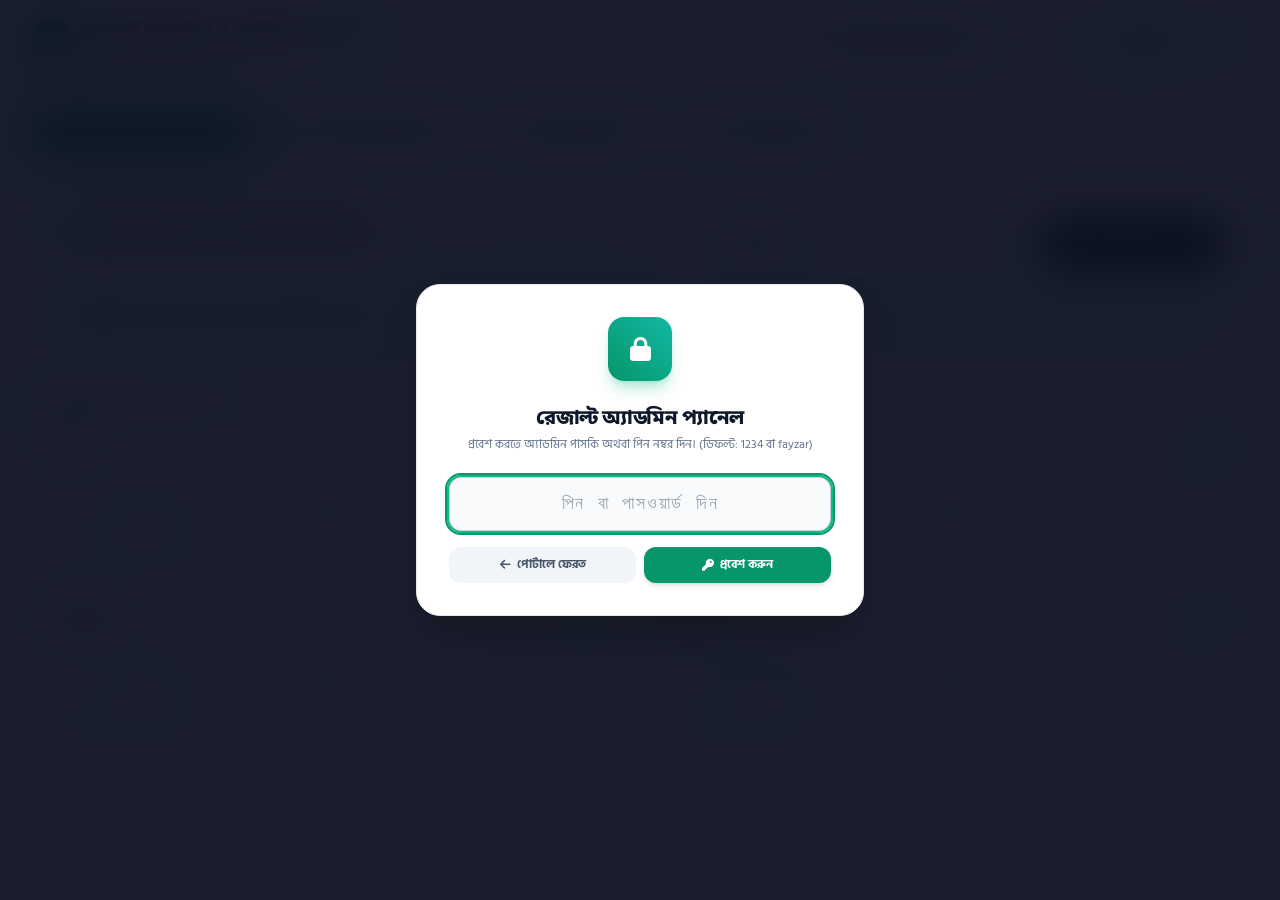
<file: result-admin.html>
<!DOCTYPE html>
<html lang="bn" class="scroll-smooth">
<head>
  <meta charset="UTF-8">
  <meta name="viewport" content="width=device-width, initial-scale=1.0">
  
  <title>রেজাল্ট ম্যানেজমেন্ট ও কন্ট্রোল প্যানেল | ফয়জার কম্পিউটার</title>
  <meta name="robots" content="noindex, nofollow">

  <!-- Favicon & Theme -->
  <link rel="icon" type="image/svg+xml" href="assets/favicon.svg">
  <meta name="theme-color" content="#059669">

  <!-- Google Fonts -->
  <link rel="stylesheet" href="css/google-fonts.css">
  
  <!-- FontAwesome Icons -->
  <link rel="stylesheet" href="css/font-awesome/all.min.css">

  <!-- Tailwind CSS CDN -->
  <script src="js/vendor/tailwindcss.js"></script>
  <script src="js/offline-data.js"></script>
  <script>
    tailwind.config = {
      darkMode: 'class',
      theme: {
        extend: {
          colors: {
            brand: {
              DEFAULT: '#059669',
              dark: '#047857',
              light: '#10b981',
              50: '#ecfdf5',
              100: '#d1fae5',
              900: '#064e3b'
            }
          },
          fontFamily: {
            sans: ['Hind Siliguri', 'Noto Sans Bengali', 'Outfit', 'sans-serif'],
            display: ['Outfit', 'Hind Siliguri', 'sans-serif']
          }
        }
      }
    }
  </script>

  <!-- SheetJS for Excel Reading/Writing -->
  <script src="js/vendor/xlsx.full.min.js"></script>

  <!-- Custom Stylesheet -->
  <link rel="stylesheet" href="css/style.css">

  <style>
    /* Batch Print CSS - Exactly 1 A4 Page per Student */
    @media print {
      body {
        background: #ffffff !important;
        color: #000000 !important;
        margin: 0 !important;
        padding: 0 !important;
      }
      .no-print, header, nav, #adminAuthOverlay, #adminSidebar, #adminTabsNav, #topBar, button {
        display: none !important;
      }
      #batchPrintContainer {
        display: block !important;
        margin: 0 !important;
        padding: 0 !important;
      }
      .batch-student-page {
        page-break-after: always !important;
        page-break-inside: avoid !important;
        padding: 24px !important;
        height: 100vh !important;
        box-sizing: border-box !important;
      }
      .certificate-border {
        border: 2px double #0f172a !important;
        padding: 16px !important;
      }
      * {
        -webkit-print-color-adjust: exact !important;
        print-color-adjust: exact !important;
      }
    }
  </style>
</head>
<body class="bg-slate-50 dark:bg-slate-950 text-slate-800 dark:text-slate-100 min-h-screen flex flex-col font-sans transition-colors duration-200">

  <!-- =========================================================================
       ১. অ্যাডমিন অথেনটিকেশন পিন স্ক্রিন (Security PIN Overlay)
       ========================================================================= -->
  <div id="adminAuthOverlay" class="fixed inset-0 z-50 bg-slate-950/90 backdrop-blur-xl flex items-center justify-center p-4">
    <div class="max-w-md w-full bg-white dark:bg-slate-900 rounded-3xl p-6 sm:p-8 border border-slate-200 dark:border-slate-800 shadow-2xl space-y-6 text-center">
      <div class="w-16 h-16 rounded-2xl bg-gradient-to-tr from-emerald-600 to-teal-500 text-white flex items-center justify-center text-2xl mx-auto shadow-lg shadow-emerald-500/30">
        <i class="fas fa-lock"></i>
      </div>
      <div>
        <h2 class="text-xl font-extrabold text-slate-900 dark:text-white">রেজাল্ট অ্যাডমিন প্যানেল</h2>
        <p class="text-xs text-slate-500 dark:text-slate-400 mt-1">প্রবেশ করতে অ্যাডমিন পাসকি অথবা পিন নম্বর দিন। (ডিফল্ট: 1234 বা fayzar)</p>
      </div>

      <form id="adminPinForm" class="space-y-4">
        <input type="password" id="adminPinInput" placeholder="পিন বা পাসওয়ার্ড দিন" class="w-full px-4 py-3 rounded-xl border border-slate-300 dark:border-slate-700 bg-slate-50 dark:bg-slate-800 text-center text-lg font-mono tracking-widest text-slate-900 dark:text-white focus:ring-2 focus:ring-emerald-500 outline-hidden" autofocus>
        
        <div class="flex items-center gap-2">
          <a href="results.html" class="w-1/2 py-2.5 rounded-xl text-xs font-bold bg-slate-100 dark:bg-slate-800 text-slate-600 dark:text-slate-300 hover:bg-slate-200 transition-all flex items-center justify-center gap-1.5">
            <i class="fas fa-arrow-left"></i> পোর্টালে ফেরত
          </a>
          <button type="submit" class="w-1/2 py-2.5 rounded-xl text-xs font-bold bg-emerald-600 hover:bg-emerald-500 text-white shadow-md transition-all flex items-center justify-center gap-1.5 cursor-pointer">
            <i class="fas fa-key"></i> প্রবেশ করুন
          </button>
        </div>
      </form>
    </div>
  </div>

  <!-- =========================================================================
       ২. অ্যাডমিন হেডার ও নেভিগেশন (Admin Header)
       ========================================================================= -->
  <header id="topBar" class="sticky top-0 z-40 bg-white/95 dark:bg-slate-900/95 backdrop-blur-md border-b border-slate-200 dark:border-slate-800 no-print">
    <div class="max-w-7xl mx-auto px-4 sm:px-6 lg:px-8">
      <div class="flex items-center justify-between h-16 sm:h-20">
        
        <div class="flex items-center gap-3">
          <div class="w-10 h-10 rounded-2xl bg-emerald-600 text-white flex items-center justify-center font-bold">
            <i class="fas fa-sliders text-lg"></i>
          </div>
          <div>
            <div class="font-extrabold text-base sm:text-lg text-slate-900 dark:text-white flex items-center gap-2">
              <span>রেজাল্ট অ্যাডমিন ও পাবলিকেশন</span>
              <span class="text-[10px] px-2 py-0.5 rounded-full bg-emerald-100 dark:bg-emerald-950 text-emerald-700 dark:text-emerald-300 font-bold">ম্যানেজার</span>
            </div>
            <div class="text-xs text-slate-500">ফয়জার কম্পিউটার রেজাল্ট প্রসেসিং সেন্টার</div>
          </div>
        </div>

        <div class="flex items-center gap-2 sm:gap-3">
          <select id="adminInstitutionSelect" class="px-3 py-2 rounded-xl border border-slate-300 dark:border-slate-700 bg-slate-50 dark:bg-slate-800 text-slate-800 dark:text-slate-100 font-extrabold text-xs focus:ring-2 focus:ring-emerald-500 outline-hidden cursor-pointer shadow-xs">
            <option value="dreamland-school" selected>🏫 ড্রিমল্যান্ড স্কুল</option>
            <option value="amdungi-madrasah">🕌 আমডুঙ্গী মাদ্রাসা</option>
          </select>
          <a href="results.html" target="_blank" class="px-3.5 py-2 rounded-xl text-xs font-bold bg-emerald-50 dark:bg-emerald-950/60 text-emerald-700 dark:text-emerald-300 border border-emerald-300 dark:border-emerald-800 hover:bg-emerald-100 transition-all flex items-center gap-1.5">
            <i class="fas fa-external-link-alt"></i> লাইভ পোর্টাল
          </a>
          <button type="button" id="adminThemeToggleBtn" class="w-10 h-10 rounded-xl bg-slate-100 dark:bg-slate-800 text-slate-600 dark:text-slate-300 flex items-center justify-center transition-all cursor-pointer">
            <i class="fas fa-moon dark:hidden"></i>
            <i class="fas fa-sun hidden dark:block text-amber-400"></i>
          </button>
        </div>

      </div>
    </div>
  </header>

  <!-- =========================================================================
       ৩. অ্যাডমিন মূল কার্যক্ষেত্র (Admin Workspace)
       ========================================================================= -->
  <main class="flex-1 max-w-7xl w-full mx-auto px-4 sm:px-6 lg:px-8 py-6 sm:py-8 space-y-6 no-print">

    <!-- Admin Navigation Tabs -->
    <div id="adminTabsNav" class="flex items-center gap-2 border-b border-slate-200 dark:border-slate-800 pb-3 overflow-x-auto">
      <button type="button" data-admin-tab="batchPrintTab" class="admin-tab-btn active px-4 py-2 rounded-xl text-xs sm:text-sm font-bold bg-emerald-600 text-white shadow-md transition-all flex items-center gap-2 cursor-pointer whitespace-nowrap">
        <i class="fas fa-print"></i> ব্যাচ প্রিন্ট ইঞ্জিন (সব মার্কশীট)
      </button>
      <button type="button" data-admin-tab="spreadsheetTab" class="admin-tab-btn px-4 py-2 rounded-xl text-xs sm:text-sm font-bold bg-white dark:bg-slate-800 text-slate-600 dark:text-slate-300 hover:bg-slate-100 dark:hover:bg-slate-700 border border-slate-200 dark:border-slate-700 transition-all flex items-center gap-2 cursor-pointer whitespace-nowrap">
        <i class="fas fa-table"></i> লাইভ মার্ক এডিটর ও স্টুডেন্ট
      </button>
      <button type="button" data-admin-tab="excelImportTab" class="admin-tab-btn px-4 py-2 rounded-xl text-xs sm:text-sm font-bold bg-white dark:bg-slate-800 text-slate-600 dark:text-slate-300 hover:bg-slate-100 dark:hover:bg-slate-700 border border-slate-200 dark:border-slate-700 transition-all flex items-center gap-2 cursor-pointer whitespace-nowrap">
        <i class="fas fa-file-excel"></i> ১-ক্লিকে এক্সেল ইমপোর্ট
      </button>
      <button type="button" data-admin-tab="settingsTab" class="admin-tab-btn px-4 py-2 rounded-xl text-xs sm:text-sm font-bold bg-white dark:bg-slate-800 text-slate-600 dark:text-slate-300 hover:bg-slate-100 dark:hover:bg-slate-700 border border-slate-200 dark:border-slate-700 transition-all flex items-center gap-2 cursor-pointer whitespace-nowrap">
        <i class="fas fa-gear"></i> স্কুল ও পরীক্ষা সেটিংস
      </button>
    </div>

    <!-- =========================================================================
         ট্যাব ১: ব্যাচ প্রিন্ট ইঞ্জিন (Batch Marksheet Print Engine)
         ========================================================================= -->
    <section id="batchPrintTabContent" class="space-y-6">
      
      <div class="bg-white dark:bg-slate-900 p-6 rounded-3xl border border-slate-200 dark:border-slate-800 shadow-sm space-y-4">
        <div class="flex flex-col sm:flex-row items-start sm:items-center justify-between gap-4">
          <div>
            <h2 class="text-lg font-bold text-slate-900 dark:text-white flex items-center gap-2">
              <i class="fas fa-copy text-emerald-600"></i> ১-ক্লিকে ক্লাসের সকল মার্কশীট ব্যাচ প্রিন্ট
            </h2>
            <p class="text-xs text-slate-500 dark:text-slate-400">
              ওয়ার্ড মেইল-মার্জের কোনো প্রয়োজন নেই! শ্রেণি নির্বাচন করে প্রিন্ট বাটনে চাপ দিলেই পুরো ক্লাসের সব শিক্ষার্থীর মার্কশীট ধারাবাহিক A4 পৃষ্ঠায় প্রিন্ট হবে।
            </p>
          </div>
          <div class="flex items-center gap-3 w-full sm:w-auto">
            <select id="batchClassSelect" class="flex-1 sm:flex-none px-3.5 py-2.5 rounded-xl border border-slate-300 dark:border-slate-700 bg-slate-50 dark:bg-slate-800 font-bold text-xs sm:text-sm focus:ring-2 focus:ring-emerald-500 outline-hidden">
              <!-- Dynamically populated -->
            </select>
            <button type="button" id="executeBatchPrintBtn" class="px-5 py-2.5 rounded-xl text-xs sm:text-sm font-bold bg-slate-900 hover:bg-slate-800 dark:bg-emerald-600 dark:hover:bg-emerald-500 text-white shadow-lg shadow-emerald-950/20 transition-all flex items-center gap-2 cursor-pointer whitespace-nowrap">
              <i class="fas fa-print"></i> ব্যাচ প্রিন্ট করুন (A4)
            </button>
          </div>
        </div>

        <div class="p-4 rounded-2xl bg-emerald-50/70 dark:bg-emerald-950/40 border border-emerald-200 dark:border-emerald-800/60 flex items-center justify-between text-xs text-emerald-800 dark:text-emerald-200">
          <div class="flex items-center gap-2">
            <i class="fas fa-check-circle text-emerald-600 text-base"></i>
            <span>নির্বাচিত ক্লাসে সর্বমোট <strong id="batchStudentCount">০</strong> জন শিক্ষার্থীর মার্কশীট প্রিন্টের জন্য প্রস্তুত।</span>
          </div>
        </div>
      </div>

      <!-- Preview of First Few Marksheets -->
      <div class="space-y-4">
        <div class="text-xs font-bold text-slate-500 dark:text-slate-400 uppercase tracking-wider">
          ব্যাচ প্রিন্ট প্রিভিউ (Batch Preview):
        </div>
        <div id="batchPreviewGrid" class="grid grid-cols-1 md:grid-cols-2 gap-4">
          <!-- Populated dynamically -->
        </div>
      </div>

    </section>

    <!-- =========================================================================
         ট্যাব ২: লাইভ মার্ক এডিটর ও স্টুডেন্ট ম্যানেজার (Live Mark Entry)
         ========================================================================= -->
    <section id="spreadsheetTabContent" class="space-y-6 hidden">
      
      <div class="bg-white dark:bg-slate-900 p-5 rounded-3xl border border-slate-200 dark:border-slate-800 shadow-sm space-y-4">
        <div class="flex flex-col sm:flex-row items-start sm:items-center justify-between gap-3">
          <div>
            <h2 class="text-base font-bold text-slate-900 dark:text-white">লাইভ মার্কশীট স্প্রেডশিট এডিটর</h2>
            <p class="text-xs text-slate-500">নম্বর পরিবর্তন করার সাথে সাথেই লাইভ GPA, Grade ও মেধা স্থান স্বয়ংক্রিয়ভাবে হিসাব হবে।</p>
          </div>
          <div class="flex items-center gap-2">
            <select id="editorClassSelect" class="px-3 py-2 rounded-xl border border-slate-300 dark:border-slate-700 bg-slate-50 dark:bg-slate-800 text-xs font-bold focus:ring-2 focus:ring-emerald-500 outline-hidden">
              <!-- Dynamically populated -->
            </select>
            <button type="button" id="addNewStudentBtn" class="px-3.5 py-2 rounded-xl text-xs font-bold bg-slate-100 dark:bg-slate-800 hover:bg-slate-200 text-slate-700 dark:text-slate-200 border border-slate-200 dark:border-slate-700 transition-all flex items-center gap-1.5 cursor-pointer">
              <i class="fas fa-user-plus text-emerald-600"></i> নতুন শিক্ষার্থী
            </button>
            <button type="button" id="saveEditorChangesBtn" class="px-4 py-2 rounded-xl text-xs font-bold bg-emerald-600 hover:bg-emerald-500 text-white shadow-md transition-all flex items-center gap-1.5 cursor-pointer">
              <i class="fas fa-save"></i> পরিবর্তন সংরক্ষণ
            </button>
          </div>
        </div>

        <!-- Editable Grid Container -->
        <div class="overflow-x-auto rounded-2xl border border-slate-200 dark:border-slate-800 max-h-[600px]">
          <table class="w-full text-left text-xs border-collapse">
            <thead id="editorTableHead" class="sticky top-0 bg-slate-100 dark:bg-slate-800 text-slate-700 dark:text-slate-200 font-bold border-b border-slate-200 dark:border-slate-700 z-10">
              <!-- Dynamically generated based on class subjects -->
            </thead>
            <tbody id="editorTableBody" class="divide-y divide-slate-100 dark:divide-slate-800 bg-white dark:bg-slate-900 font-sans">
              <!-- Populated dynamically -->
            </tbody>
          </table>
        </div>

      </div>

    </section>

    <!-- =========================================================================
         ট্যাব ৩: ১-ক্লিকে এক্সেল ইমপোর্ট (Excel / CSV Importer)
         ========================================================================= -->
    <section id="excelImportTabContent" class="space-y-6 hidden">
      
      <div class="bg-white dark:bg-slate-900 p-6 rounded-3xl border border-slate-200 dark:border-slate-800 shadow-sm space-y-6">
        <div>
          <h2 class="text-base font-bold text-slate-900 dark:text-white flex items-center gap-2">
            <i class="fas fa-file-import text-emerald-600"></i> নতুন এক্সেল (`.xlsx`) ফাইল ইমপোর্ট করুন
          </h2>
          <p class="text-xs text-slate-500 dark:text-slate-400">
            আপনার কম্পিউটারের যেকোনো `Result Sheet.xlsx` ফাইল ড্র্যাগ অ্যান্ড ড্রপ করলেই সিস্টেম স্বয়ংক্রিয়ভাবে সব ক্লাসের ডাটা প্রসেস করে নিবে।
          </p>
        </div>

        <!-- Drag and Drop Dropzone -->
        <div id="excelDropzone" class="border-2 border-dashed border-slate-300 dark:border-slate-700 hover:border-emerald-500 dark:hover:border-emerald-500 rounded-3xl p-8 sm:p-12 text-center bg-slate-50 dark:bg-slate-800/40 transition-all cursor-pointer space-y-3">
          <input type="file" id="excelFileInput" accept=".xlsx, .xls, .csv" class="hidden">
          <div class="w-16 h-16 rounded-2xl bg-emerald-100 dark:bg-emerald-950 text-emerald-600 dark:text-emerald-400 flex items-center justify-center text-3xl mx-auto">
            <i class="fas fa-cloud-arrow-up"></i>
          </div>
          <div>
            <div class="font-bold text-sm text-slate-800 dark:text-slate-200">এক্সেল ফাইল এখানে টেনে আনুন বা ক্লিক করে নির্বাচন করুন</div>
            <div class="text-xs text-slate-400 mt-0.5">সাপোর্টেড ফরম্যাট: .xlsx, .xls (Multiple Sheets Supported)</div>
          </div>
        </div>

        <div id="importResultStatus" class="hidden p-4 rounded-2xl bg-slate-50 dark:bg-slate-800 border border-slate-200 dark:border-slate-700 text-xs space-y-2">
          <!-- Parsed summary -->
        </div>

      </div>

    </section>

    <!-- =========================================================================
         ট্যাব ৪: স্কুল ও পরীক্ষা সেটিংস (Settings & Profile)
         ========================================================================= -->
    <section id="settingsTabContent" class="space-y-6 hidden">
      
      <div class="bg-white dark:bg-slate-900 p-6 rounded-3xl border border-slate-200 dark:border-slate-800 shadow-sm space-y-6">
        <h2 class="text-base font-bold text-slate-900 dark:text-white flex items-center gap-2">
          <i class="fas fa-sliders text-emerald-600"></i> প্রতিষ্ঠান ও পরীক্ষা কনফিগারেশন
        </h2>

        <form id="settingsForm" class="space-y-4">
          <div class="grid grid-cols-1 sm:grid-cols-2 gap-4">
            <div>
              <label class="block text-xs font-bold text-slate-600 dark:text-slate-300 mb-1">প্রতিষ্ঠানের নাম (বাংলা)</label>
              <input type="text" id="cfgInstNameBn" class="w-full px-3.5 py-2.5 rounded-xl border border-slate-300 dark:border-slate-700 bg-white dark:bg-slate-800 text-xs font-bold outline-hidden focus:ring-2 focus:ring-emerald-500">
            </div>
            <div>
              <label class="block text-xs font-bold text-slate-600 dark:text-slate-300 mb-1">প্রতিষ্ঠানের নাম (ইংরেজি)</label>
              <input type="text" id="cfgInstNameEn" class="w-full px-3.5 py-2.5 rounded-xl border border-slate-300 dark:border-slate-700 bg-white dark:bg-slate-800 text-xs font-bold outline-hidden focus:ring-2 focus:ring-emerald-500">
            </div>
            <div>
              <label class="block text-xs font-bold text-slate-600 dark:text-slate-300 mb-1">প্রতিষ্ঠানের ঠিকানা</label>
              <input type="text" id="cfgInstAddress" class="w-full px-3.5 py-2.5 rounded-xl border border-slate-300 dark:border-slate-700 bg-white dark:bg-slate-800 text-xs font-bold outline-hidden focus:ring-2 focus:ring-emerald-500">
            </div>
            <div>
              <label class="block text-xs font-bold text-slate-600 dark:text-slate-300 mb-1">বর্তমান পরীক্ষার নাম</label>
              <input type="text" id="cfgExamName" class="w-full px-3.5 py-2.5 rounded-xl border border-slate-300 dark:border-slate-700 bg-white dark:bg-slate-800 text-xs font-bold outline-hidden focus:ring-2 focus:ring-emerald-500">
            </div>
          </div>

          <div class="flex items-center justify-between pt-4 border-t border-slate-200 dark:border-slate-800">
            <button type="button" id="resetDefaultDataBtn" class="px-4 py-2 rounded-xl text-xs font-bold bg-rose-50 hover:bg-rose-100 text-rose-700 dark:bg-rose-950/50 dark:text-rose-300 border border-rose-200 dark:border-rose-800 transition-all cursor-pointer">
              <i class="fas fa-rotate-left mr-1"></i> ডিফল্ট রেজাল্ট রিসেট
            </button>
            <button type="submit" class="px-6 py-2.5 rounded-xl text-xs font-bold bg-emerald-600 hover:bg-emerald-500 text-white shadow-md transition-all cursor-pointer">
              <i class="fas fa-check mr-1"></i> সেটিংস সংরক্ষণ করুন
            </button>
          </div>
        </form>

      </div>

    </section>

  </main>

  <!-- =========================================================================
       ৪. ব্যাচ প্রিন্ট কন্টেইনার (প্রিন্ট দেওয়ার সময় এটি রেন্ডার হবে)
       ========================================================================= -->
  <div id="batchPrintContainer" class="hidden">
    <!-- Populated with continuous A4 marksheets during print -->
  </div>

  <!-- Scripts -->
  <script src="js/results-data.js"></script>
  <script src="js/bangla-converter-engine.js"></script>
  <script src="js/result-engine.js"></script>
  <script src="js/results-admin.js"></script>
</body>
</html>
</file>
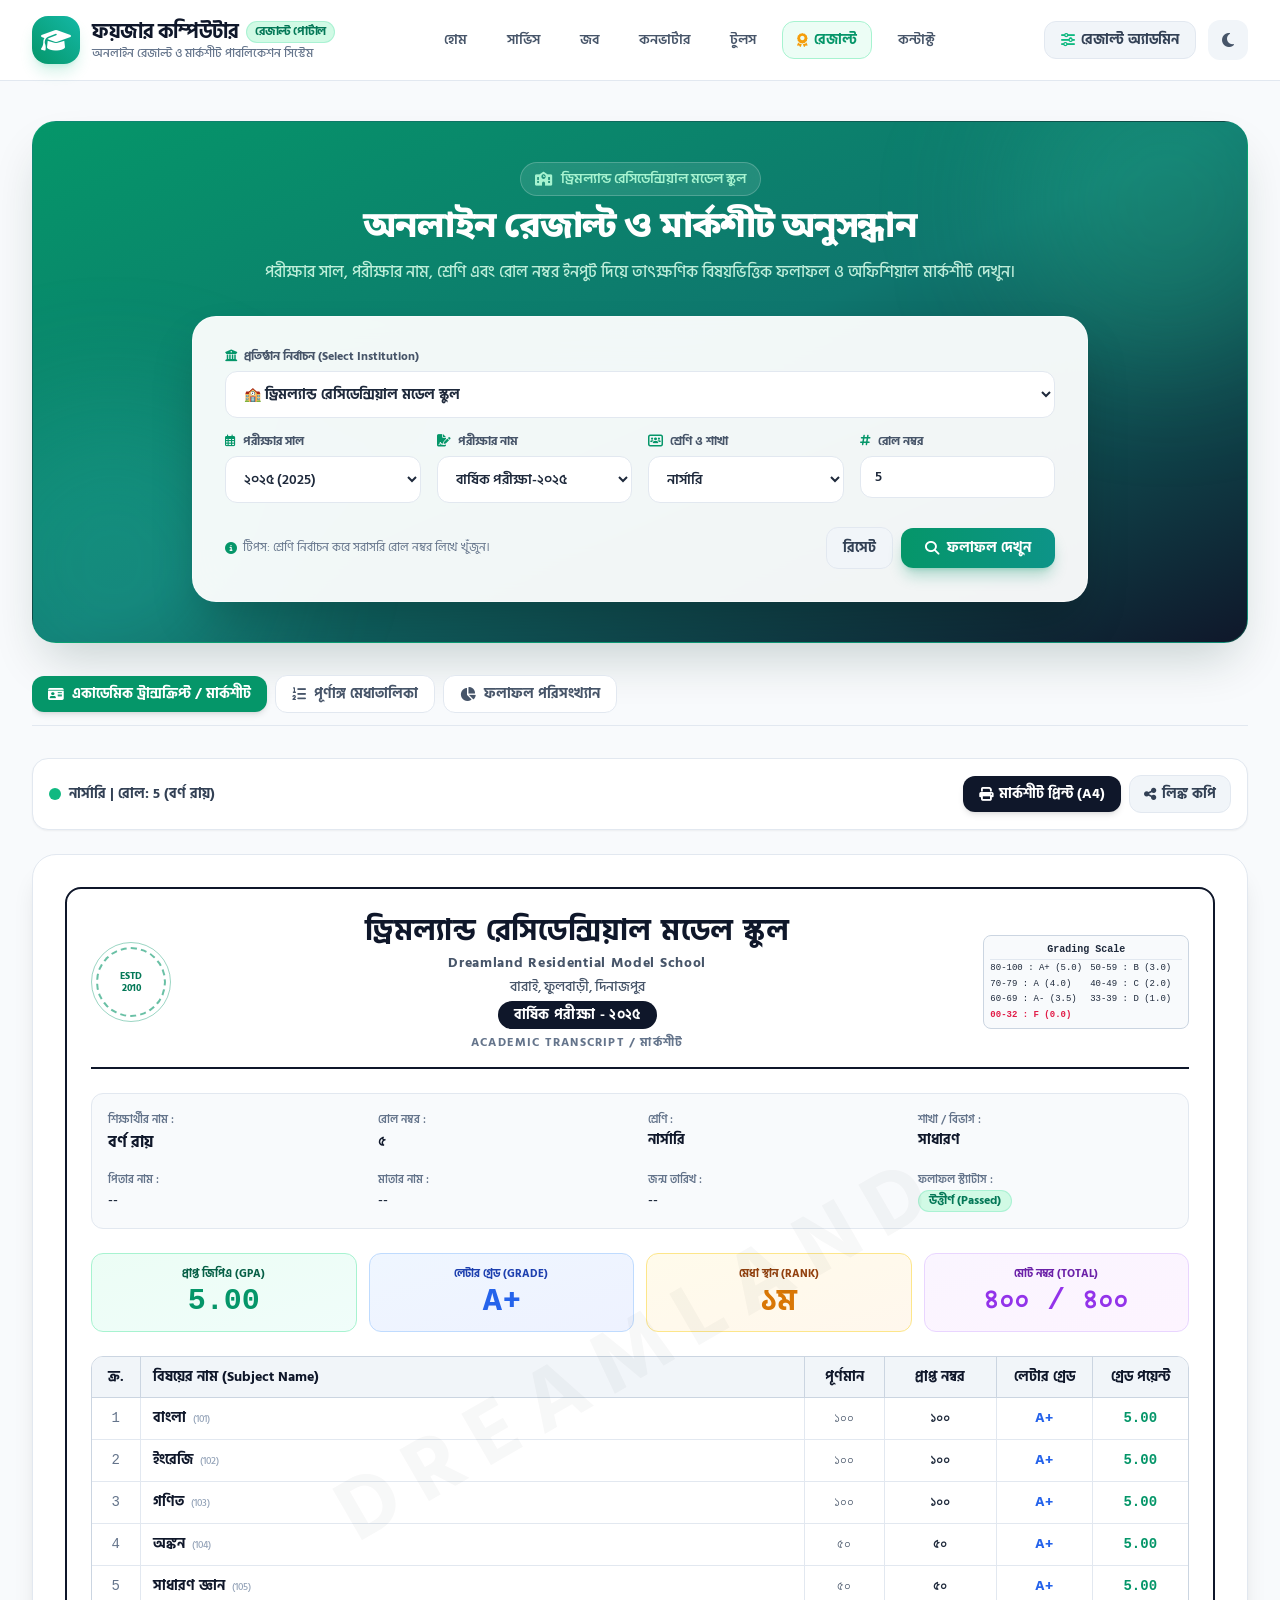
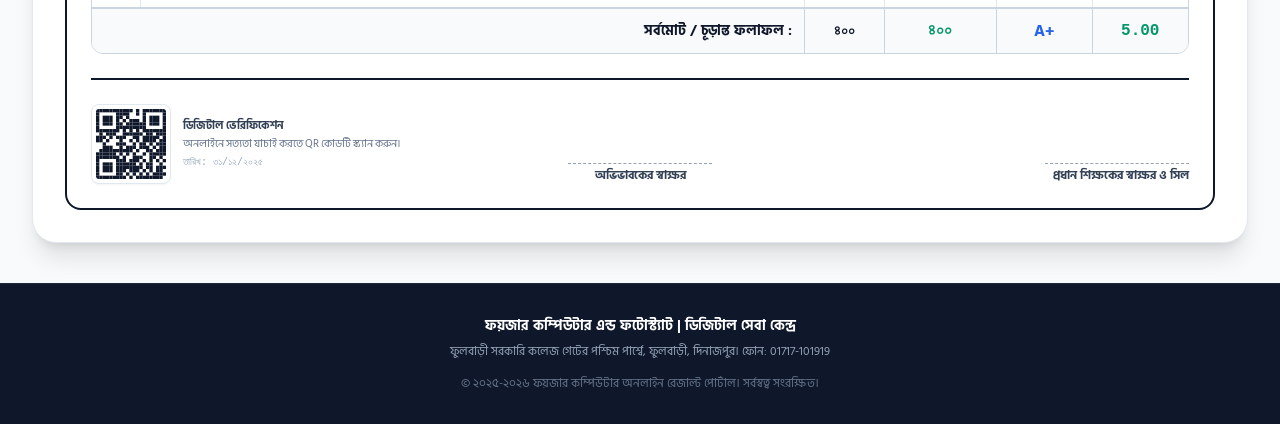
<file: results.html>
<!DOCTYPE html>
<html lang="bn" class="scroll-smooth">
<head>
  <meta charset="UTF-8">
  <meta name="viewport" content="width=device-width, initial-scale=1.0">
  
  <!-- Primary Meta Tags -->
  <title>অনলাইন রেজাল্ট ও একাডেমিক ট্রান্সক্রিপ্ট পোর্টাল | ফয়জার কম্পিউটার</title>
  <meta name="title" content="অনলাইন রেজাল্ট ও একাডেমিক ট্রান্সক্রিপ্ট পোর্টাল | ফয়জার কম্পিউটার">
  <meta name="description" content="ড্রিমল্যান্ড রেসিডেন্সিয়াল মডেল স্কুলসহ বিভিন্ন শিক্ষাপ্রতিষ্ঠানের অনলাইন রেজাল্ট সার্চ, বিষয়ভিত্তিক মার্কশীট, জিপিএ, গ্রেড ও মেধাতালিকা প্রিন্ট পোর্টাল।">
  <meta name="keywords" content="অনলাইন রেজাল্ট, মার্কশীট প্রিন্ট, ড্রিমল্যান্ড মডেল স্কুল, রেজাল্ট শিট, ফুলবাড়ী দিনাজপুর, ফয়জার কম্পিউটার রেজাল্ট, Academic Transcript">
  <meta name="author" content="ফয়জার কম্পিউটার এন্ড ফটোস্ট্যাট">
  <link rel="canonical" href="https://fayzarcomputer.com.bd/results.html">

  <!-- Favicon & Theme -->
  <link rel="icon" type="image/svg+xml" href="assets/favicon.svg">
  <meta name="theme-color" content="#059669">

  <!-- Google Fonts -->
  <link rel="stylesheet" href="css/google-fonts.css">
  
  <!-- FontAwesome Icons -->
  <link rel="stylesheet" href="css/font-awesome/all.min.css">

  <!-- Tailwind CSS CDN -->
  <script src="js/vendor/tailwindcss.js"></script>
  <script src="js/offline-data.js"></script>
  <script>
    tailwind.config = {
      darkMode: 'class',
      theme: {
        extend: {
          colors: {
            brand: {
              DEFAULT: '#059669',
              dark: '#047857',
              light: '#10b981',
              50: '#ecfdf5',
              100: '#d1fae5',
              900: '#064e3b'
            },
            navy: {
              900: '#0a1128',
              800: '#101f42',
              700: '#1c2e59'
            }
          },
          fontFamily: {
            sans: ['Hind Siliguri', 'Noto Sans Bengali', 'Outfit', 'sans-serif'],
            display: ['Outfit', 'Hind Siliguri', 'sans-serif']
          }
        }
      }
    }
  </script>

  <!-- Custom Stylesheet -->
  <link rel="stylesheet" href="css/style.css">

  <style>
    /* Print Optimization CSS for Perfect Single Page A4 Marksheet */
    @media print {
      body {
        background: #ffffff !important;
        color: #000000 !important;
        margin: 0 !important;
        padding: 0 !important;
        font-size: 12pt;
      }
      .no-print, nav, footer, header, #searchSection, #topActionToolbar, #tabsHeader, #classTabulationSection, #analyticsSection, .fixed {
        display: none !important;
      }
      #marksheetContainer {
        display: block !important;
        padding: 0 !important;
        margin: 0 auto !important;
        width: 100% !important;
        max-width: 100% !important;
        box-shadow: none !important;
        border: none !important;
      }
      .marksheet-card {
        border: 2px solid #1e293b !important;
        padding: 24px !important;
        border-radius: 8px !important;
        page-break-inside: avoid !important;
        page-break-after: auto !important;
        background: #ffffff !important;
        box-shadow: none !important;
      }
      .certificate-border {
        border: 2px double #0f172a !important;
        padding: 16px !important;
      }
      .print-shadow-none {
        box-shadow: none !important;
      }
      * {
        -webkit-print-color-adjust: exact !important;
        print-color-adjust: exact !important;
      }
    }

    /* Watermark Effect */
    .watermark-bg {
      position: relative;
    }
    .watermark-bg::before {
      content: 'DREAMLAND';
      position: absolute;
      top: 50%;
      left: 50%;
      transform: translate(-50%, -50%) rotate(-30deg);
      font-size: 5.5rem;
      font-weight: 900;
      color: rgba(15, 23, 42, 0.03);
      pointer-events: none;
      z-index: 0;
      white-space: nowrap;
      letter-spacing: 0.2em;
    }
    .dark .watermark-bg::before {
      color: rgba(255, 255, 255, 0.02);
    }
  </style>

  <meta property="og:url" content="https://fayzarcomputer.com.bd/results.html">
  <meta property="og:title" content="অনলাইন রেজাল্ট পোর্টাল | Fayzar Computer — Phulbari">
  <meta property="og:description" content="ফুলবাড়ী সরকারি কলেজ সন্নিহিত ফয়জার কম্পিউটার থেকে SSC, HSC ও ডিগ্রি পরীক্ষার অনলাইন ফলাফল দেখুন।">
  <meta property="og:image" content="https://fayzarcomputer.com.bd/assets/og-preview.jpg">
</head>
<body class="bg-slate-50 dark:bg-slate-950 text-slate-800 dark:text-slate-100 min-h-screen flex flex-col font-sans transition-colors duration-200">

  <!-- =========================================================================
       ১. শীর্ষ হেডার ও নেভিগেশন বার (Header & Navbar)
       ========================================================================= -->
  <header class="sticky top-0 z-40 bg-white/90 dark:bg-slate-900/90 backdrop-blur-md border-b border-slate-200 dark:border-slate-800 transition-colors no-print">
    <div class="max-w-7xl mx-auto px-4 sm:px-6 lg:px-8">
      <div class="flex items-center justify-between h-16 sm:h-20">
        
        <!-- Brand Logo -->
        <a href="index.html" class="flex items-center gap-3 group">
          <div class="w-10 h-10 sm:w-12 sm:h-12 rounded-2xl bg-gradient-to-tr from-emerald-600 to-teal-500 flex items-center justify-center text-white shadow-lg shadow-emerald-500/20 group-hover:scale-105 transition-transform">
            <i class="fas fa-graduation-cap text-xl sm:text-2xl"></i>
          </div>
          <div>
            <div class="font-extrabold text-lg sm:text-xl text-slate-900 dark:text-white tracking-tight flex items-center gap-2">
              <span>ফয়জার কম্পিউটার</span>
              <span class="text-[10px] sm:text-xs font-bold px-2 py-0.5 rounded-full bg-emerald-100 dark:bg-emerald-950/80 text-emerald-700 dark:text-emerald-300 border border-emerald-300/40">রেজাল্ট পোর্টাল</span>
            </div>
            <div class="text-[11px] sm:text-xs text-slate-500 dark:text-slate-400 font-medium">অনলাইন রেজাল্ট ও মার্কশীট পাবলিকেশন সিস্টেম</div>
          </div>
        </a>

        <!-- Navigation Links -->
        <nav class="hidden md:flex items-center gap-1.5 lg:gap-3">
          <a href="index.html" class="px-3.5 py-2 rounded-xl text-sm font-semibold text-slate-600 dark:text-slate-300 hover:text-emerald-600 hover:bg-emerald-50 dark:hover:bg-slate-800 transition-all">হোম</a>
          <a href="services.html" class="px-3.5 py-2 rounded-xl text-sm font-semibold text-slate-600 dark:text-slate-300 hover:text-emerald-600 hover:bg-emerald-50 dark:hover:bg-slate-800 transition-all">সার্ভিস</a>
          <a href="portal.html" class="px-3.5 py-2 rounded-xl text-sm font-semibold text-slate-600 dark:text-slate-300 hover:text-emerald-600 hover:bg-emerald-50 dark:hover:bg-slate-800 transition-all">জব</a>
          <a href="converter.html" class="px-3.5 py-2 rounded-xl text-sm font-semibold text-slate-600 dark:text-slate-300 hover:text-emerald-600 hover:bg-emerald-50 dark:hover:bg-slate-800 transition-all">কনভার্টার</a>
          <a href="tools.html" class="px-3.5 py-2 rounded-xl text-sm font-semibold text-slate-600 dark:text-slate-300 hover:text-emerald-600 hover:bg-emerald-50 dark:hover:bg-slate-800 transition-all">টুলস</a>
          <a href="results.html" class="px-3.5 py-2 rounded-xl text-sm font-bold text-emerald-600 dark:text-emerald-400 bg-emerald-50 dark:bg-emerald-950/50 border border-emerald-200 dark:border-emerald-800/60 transition-all flex items-center gap-1.5">
            <i class="fas fa-award text-amber-500"></i> রেজাল্ট
          </a>
          <a href="contact.html" class="px-3.5 py-2 rounded-xl text-sm font-semibold text-slate-600 dark:text-slate-300 hover:text-emerald-600 hover:bg-emerald-50 dark:hover:bg-slate-800 transition-all">কন্টাক্ট</a>
        </nav>

        <!-- Right Side Actions: Admin Link + Dark Mode Toggle -->
        <div class="flex items-center gap-2 sm:gap-3">
          <a href="result-admin.html" class="px-3 py-1.5 sm:px-4 sm:py-2 rounded-xl text-xs sm:text-sm font-bold bg-slate-100 hover:bg-slate-200 dark:bg-slate-800 dark:hover:bg-slate-700 text-slate-700 dark:text-slate-200 border border-slate-200 dark:border-slate-700 transition-all flex items-center gap-1.5">
            <i class="fas fa-sliders text-emerald-500"></i>
            <span class="hidden sm:inline">রেজাল্ট অ্যাডমিন</span>
            <span class="sm:hidden">অ্যাডমিন</span>
          </a>

          <!-- Dark Mode Toggle Button -->
          <button type="button" id="themeToggleBtn" aria-label="Toggle Dark Mode" class="w-10 h-10 rounded-xl bg-slate-100 hover:bg-slate-200 dark:bg-slate-800 dark:hover:bg-slate-700 text-slate-600 dark:text-slate-300 flex items-center justify-center transition-all cursor-pointer">
            <i class="fas fa-moon dark:hidden"></i>
            <i class="fas fa-sun hidden dark:block text-amber-400"></i>
          </button>
        </div>

      </div>
    </div>
  </header>

  <!-- =========================================================================
       ২. হিরো সেকশন ও রেজাল্ট সার্চ ফর্ম (Hero & Result Search Form)
       ========================================================================= -->
  <main class="flex-1 max-w-7xl w-full mx-auto px-4 sm:px-6 lg:px-8 py-6 sm:py-10 space-y-8">

    <section id="searchSection" class="no-print">
      <div class="relative overflow-hidden rounded-3xl bg-gradient-to-br from-emerald-600 via-teal-700 to-slate-900 text-white p-6 sm:p-10 shadow-2xl shadow-emerald-950/20 border border-emerald-500/30">
        
        <!-- Decorative Glow Shapes -->
        <div class="absolute -right-20 -top-20 w-80 h-80 rounded-full bg-emerald-400/20 blur-3xl pointer-events-none"></div>
        <div class="absolute -left-20 -bottom-20 w-80 h-80 rounded-full bg-teal-400/20 blur-3xl pointer-events-none"></div>

        <div class="relative z-10 max-w-3xl mx-auto text-center space-y-3">
          <div class="inline-flex items-center gap-2 px-3.5 py-1.5 rounded-full bg-white/10 backdrop-blur-md border border-white/20 text-xs sm:text-sm font-semibold text-emerald-200">
            <i class="fas fa-school"></i> <span id="heroInstName">ড্রিমল্যান্ড রেসিডেন্সিয়াল মডেল স্কুল</span>
          </div>
          <h1 class="text-2xl sm:text-4xl font-extrabold tracking-tight text-white">
            অনলাইন রেজাল্ট ও মার্কশীট অনুসন্ধান
          </h1>
          <p class="text-sm sm:text-base text-emerald-100/90 font-medium">
            পরীক্ষার সাল, পরীক্ষার নাম, শ্রেণি এবং রোল নম্বর ইনপুট দিয়ে তাৎক্ষণিক বিষয়ভিত্তিক ফলাফল ও অফিশিয়াল মার্কশীট দেখুন।
          </p>
        </div>

        <!-- Search Input Box Card -->
        <div class="relative z-10 mt-8 max-w-4xl mx-auto bg-white/95 dark:bg-slate-900/95 backdrop-blur-xl p-5 sm:p-8 rounded-2xl sm:rounded-3xl border border-white/40 dark:border-slate-800 text-slate-800 dark:text-slate-100 shadow-2xl">
          <form id="resultSearchForm" class="space-y-4">
            <div class="grid grid-cols-1 sm:grid-cols-2 lg:grid-cols-4 gap-3 sm:gap-4">
              
              <!-- 0. Institution Selector -->
              <div class="sm:col-span-2 lg:col-span-4">
                <label class="block text-xs font-bold text-slate-600 dark:text-slate-300 mb-1.5">
                  <i class="fas fa-building-columns text-emerald-600 mr-1"></i> প্রতিষ্ঠান নির্বাচন (Select Institution)
                </label>
                <select id="searchInstitution" class="w-full px-3.5 py-2.5 rounded-xl border border-slate-200 dark:border-slate-700 bg-white dark:bg-slate-800 text-slate-800 dark:text-slate-100 font-extrabold text-sm focus:ring-2 focus:ring-emerald-500 outline-hidden transition-all shadow-xs cursor-pointer">
                  <option value="dreamland-school" selected>🏫 ড্রিমল্যান্ড রেসিডেন্সিয়াল মডেল স্কুল, বারাই, ফুলবাড়ী</option>
                  <option value="amdungi-madrasah">🕌 আমডুঙ্গীহাট ঈমান উদ্দিন চৌধুরী আলিম মাদ্রাসা, ফুলবাড়ী</option>
                </select>
              </div>

              <!-- 1. Exam Year -->
              <div>
                <label class="block text-xs font-bold text-slate-600 dark:text-slate-300 mb-1.5">
                  <i class="far fa-calendar-alt text-emerald-600 mr-1"></i> পরীক্ষার সাল
                </label>
                <select id="searchYear" class="w-full px-3.5 py-2.5 rounded-xl border border-slate-200 dark:border-slate-700 bg-white dark:bg-slate-800 text-slate-800 dark:text-slate-100 font-semibold text-sm focus:ring-2 focus:ring-emerald-500 outline-hidden transition-all">
                  <option value="2025" selected>২০২৫ (2025)</option>
                  <option value="2026">২০২৬ (2026)</option>
                </select>
              </div>

              <!-- 2. Exam Name -->
              <div>
                <label class="block text-xs font-bold text-slate-600 dark:text-slate-300 mb-1.5">
                  <i class="fas fa-file-signature text-emerald-600 mr-1"></i> পরীক্ষার নাম
                </label>
                <select id="searchExam" class="w-full px-3.5 py-2.5 rounded-xl border border-slate-200 dark:border-slate-700 bg-white dark:bg-slate-800 text-slate-800 dark:text-slate-100 font-semibold text-sm focus:ring-2 focus:ring-emerald-500 outline-hidden transition-all">
                  <option value="annual_2025" selected>বার্ষিক পরীক্ষা-২০২৫</option>
                  <option value="half_yearly_2025">অর্ধবার্ষিক পরীক্ষা-২০২৫</option>
                  <option value="model_test">মডেল টেস্ট / সাময়িক</option>
                </select>
              </div>

              <!-- 3. Class Selection -->
              <div>
                <label class="block text-xs font-bold text-slate-600 dark:text-slate-300 mb-1.5">
                  <i class="fas fa-users-rectangle text-emerald-600 mr-1"></i> শ্রেণি ও শাখা
                </label>
                <select id="searchClass" class="w-full px-3.5 py-2.5 rounded-xl border border-slate-200 dark:border-slate-700 bg-white dark:bg-slate-800 text-slate-800 dark:text-slate-100 font-semibold text-sm focus:ring-2 focus:ring-emerald-500 outline-hidden transition-all">
                  <option value="">-- শ্রেণি নির্বাচন করুন --</option>
                  <!-- Populated dynamically -->
                </select>
              </div>

              <!-- 4. Roll Number -->
              <div>
                <label class="block text-xs font-bold text-slate-600 dark:text-slate-300 mb-1.5">
                  <i class="fas fa-hashtag text-emerald-600 mr-1"></i> রোল নম্বর
                </label>
                <input type="text" id="searchRoll" placeholder="যেমন: 1, 2, 10" class="w-full px-3.5 py-2.5 rounded-xl border border-slate-200 dark:border-slate-700 bg-white dark:bg-slate-800 text-slate-800 dark:text-slate-100 font-semibold text-sm focus:ring-2 focus:ring-emerald-500 outline-hidden transition-all" required>
              </div>

            </div>

            <!-- Submit Button & Quick Helper -->
            <div class="flex flex-col sm:flex-row items-center justify-between gap-3 pt-2">
              <div class="text-xs text-slate-500 dark:text-slate-400 flex items-center gap-1.5">
                <i class="fas fa-info-circle text-emerald-600"></i>
                <span>টিপস: শ্রেণি নির্বাচন করে সরাসরি রোল নম্বর লিখে খুঁজুন।</span>
              </div>
              <div class="flex items-center gap-2 w-full sm:w-auto">
                <button type="button" id="resetSearchBtn" class="px-4 py-2.5 rounded-xl text-xs sm:text-sm font-bold bg-slate-100 hover:bg-slate-200 dark:bg-slate-800 dark:hover:bg-slate-700 text-slate-700 dark:text-slate-300 border border-slate-200 dark:border-slate-700 transition-all cursor-pointer">
                  রিসেট
                </button>
                <button type="submit" id="searchSubmitBtn" class="flex-1 sm:flex-none px-6 py-2.5 rounded-xl text-xs sm:text-sm font-bold bg-gradient-to-r from-emerald-600 to-teal-600 hover:from-emerald-500 hover:to-teal-500 text-white shadow-lg shadow-emerald-600/30 transition-all flex items-center justify-center gap-2 cursor-pointer">
                  <i class="fas fa-search"></i> ফলাফল দেখুন
                </button>
              </div>
            </div>
          </form>
        </div>

      </div>
    </section>

    <!-- =========================================================================
         ৩. ট্যাব নেভিগেশন (Marksheet, Merit List, Statistics)
         ========================================================================= -->
    <div id="tabsHeader" class="flex items-center gap-2 border-b border-slate-200 dark:border-slate-800 pb-3 no-print overflow-x-auto">
      <button type="button" data-tab="marksheetTab" class="result-tab-btn active px-4 py-2 rounded-xl text-sm font-bold bg-emerald-600 text-white shadow-md transition-all flex items-center gap-2 cursor-pointer whitespace-nowrap">
        <i class="fas fa-id-card"></i> একাডেমিক ট্রান্সক্রিপ্ট / মার্কশীট
      </button>
      <button type="button" data-tab="tabulationTab" class="result-tab-btn px-4 py-2 rounded-xl text-sm font-bold bg-white dark:bg-slate-800 text-slate-600 dark:text-slate-300 hover:bg-slate-100 dark:hover:bg-slate-700 border border-slate-200 dark:border-slate-700 transition-all flex items-center gap-2 cursor-pointer whitespace-nowrap">
        <i class="fas fa-list-ol"></i> পূর্ণাঙ্গ মেধাতালিকা
      </button>
      <button type="button" data-tab="analyticsTab" class="result-tab-btn px-4 py-2 rounded-xl text-sm font-bold bg-white dark:bg-slate-800 text-slate-600 dark:text-slate-300 hover:bg-slate-100 dark:hover:bg-slate-700 border border-slate-200 dark:border-slate-700 transition-all flex items-center gap-2 cursor-pointer whitespace-nowrap">
        <i class="fas fa-chart-pie"></i> ফলাফল পরিসংখ্যান
      </button>
    </div>

    <!-- =========================================================================
         ৪. মার্কশীট ডিসপ্লে সেকশন (Academic Transcript View & Print)
         ========================================================================= -->
    <section id="marksheetTabContent" class="space-y-6">
      
      <!-- Top Action Toolbar (Print, PDF, Share) -->
      <div id="topActionToolbar" class="flex flex-wrap items-center justify-between gap-3 bg-white dark:bg-slate-900 p-4 rounded-2xl border border-slate-200 dark:border-slate-800 shadow-sm no-print">
        <div class="flex items-center gap-2">
          <span class="w-3 h-3 rounded-full bg-emerald-500 animate-pulse"></span>
          <span id="activeResultTitle" class="text-sm font-bold text-slate-700 dark:text-slate-200">ফলাফল প্রদর্শিত হচ্ছে</span>
        </div>
        <div class="flex items-center gap-2">
          <button type="button" id="printSingleMarksheetBtn" class="px-4 py-2 rounded-xl text-xs sm:text-sm font-bold bg-slate-900 hover:bg-slate-800 dark:bg-emerald-600 dark:hover:bg-emerald-500 text-white shadow-md transition-all flex items-center gap-1.5 cursor-pointer">
            <i class="fas fa-print"></i> মার্কশীট প্রিন্ট (A4)
          </button>
          <button type="button" id="copyResultLinkBtn" class="px-3.5 py-2 rounded-xl text-xs sm:text-sm font-bold bg-slate-100 hover:bg-slate-200 dark:bg-slate-800 dark:hover:bg-slate-700 text-slate-700 dark:text-slate-300 border border-slate-200 dark:border-slate-700 transition-all flex items-center gap-1.5 cursor-pointer">
            <i class="fas fa-share-nodes"></i> লিঙ্ক কপি
          </button>
        </div>
      </div>

      <!-- Marksheet Card (Official Certificate Layout) -->
      <div id="marksheetContainer" class="bg-white dark:bg-slate-900 p-4 sm:p-8 rounded-3xl border border-slate-200 dark:border-slate-800 shadow-xl watermark-bg marksheet-card relative overflow-hidden">
        
        <div class="certificate-border border-2 border-slate-900 dark:border-slate-700 p-4 sm:p-6 rounded-2xl space-y-6">
          
          <!-- Header Area with School Info -->
          <div class="text-center space-y-1.5 border-b-2 border-slate-900 dark:border-slate-700 pb-4 relative">
            <div class="flex items-center justify-between">
              <!-- Left Seal -->
              <div class="hidden sm:flex flex-col items-center justify-center w-20 h-20 rounded-full border border-emerald-600/40 p-1">
                <div class="w-full h-full rounded-full border-2 border-dashed border-emerald-600/60 flex items-center justify-center text-emerald-700 dark:text-emerald-400 font-extrabold text-[10px] text-center leading-tight">
                  ESTD<br>2010
                </div>
              </div>

              <!-- Main Title -->
              <div class="space-y-1 flex-1 px-2">
                <div id="msInstNameBn" class="text-xl sm:text-3xl font-extrabold text-slate-900 dark:text-white tracking-wide">
                  ড্রিমল্যান্ড রেসিডেন্সিয়াল মডেল স্কুল
                </div>
                <div id="msInstNameEn" class="text-xs sm:text-sm font-bold text-slate-600 dark:text-slate-400 tracking-wider">
                  DREAMLAND RESIDENTIAL MODEL SCHOOL
                </div>
                <div id="msInstAddress" class="text-xs sm:text-sm text-slate-600 dark:text-slate-400 font-medium">
                  বারাই, ফুলবাড়ী, দিনাজপুর
                </div>
                <div class="inline-block px-4 py-1 mt-1 rounded-full bg-slate-900 text-white dark:bg-emerald-600 text-xs sm:text-sm font-bold tracking-wide shadow-xs">
                  <span id="msExamName">বার্ষিক পরীক্ষার ফলাফল - ২০২৫</span>
                </div>
                <div class="text-xs font-bold text-slate-500 dark:text-slate-400 uppercase tracking-widest pt-0.5">
                  ACADEMIC TRANSCRIPT / মার্কশীট
                </div>
              </div>

              <!-- Right Grading Key Summary Box -->
              <div class="hidden sm:block text-[10px] border border-slate-300 dark:border-slate-700 p-1.5 rounded-lg bg-slate-50 dark:bg-slate-800/80 text-left font-mono">
                <div class="font-bold border-b border-slate-200 dark:border-slate-700 pb-0.5 mb-0.5 text-center text-slate-800 dark:text-slate-200">Grading Scale</div>
                <div class="grid grid-cols-2 gap-x-2 gap-y-0.5 text-[9px]">
                  <span>80-100 : A+ (5.0)</span>
                  <span>50-59 : B  (3.0)</span>
                  <span>70-79  : A  (4.0)</span>
                  <span>40-49 : C  (2.0)</span>
                  <span>60-69  : A- (3.5)</span>
                  <span>33-39 : D  (1.0)</span>
                  <span class="col-span-2 text-rose-600 font-bold">00-32  : F  (0.0)</span>
                </div>
              </div>
            </div>
          </div>

          <!-- Student Profile Information Grid -->
          <div class="bg-slate-50 dark:bg-slate-800/60 p-4 rounded-xl border border-slate-200 dark:border-slate-700/80">
            <div class="grid grid-cols-2 sm:grid-cols-4 gap-3 sm:gap-4 text-xs sm:text-sm">
              
              <div>
                <span class="text-slate-500 dark:text-slate-400 block text-[11px] font-semibold">শিক্ষার্থীর নাম :</span>
                <span id="msStudentName" class="font-bold text-slate-900 dark:text-white text-sm sm:text-base">লোড হচ্ছে...</span>
              </div>

              <div>
                <span class="text-slate-500 dark:text-slate-400 block text-[11px] font-semibold">রোল নম্বর :</span>
                <span id="msRoll" class="font-extrabold text-slate-900 dark:text-white text-sm sm:text-base font-mono">--</span>
              </div>

              <div>
                <span class="text-slate-500 dark:text-slate-400 block text-[11px] font-semibold">শ্রেণি :</span>
                <span id="msClass" class="font-bold text-slate-900 dark:text-white">--</span>
              </div>

              <div>
                <span class="text-slate-500 dark:text-slate-400 block text-[11px] font-semibold">শাখা / বিভাগ :</span>
                <span id="msSection" class="font-bold text-slate-900 dark:text-white">সাধারণ</span>
              </div>

              <div>
                <span class="text-slate-500 dark:text-slate-400 block text-[11px] font-semibold">পিতার নাম :</span>
                <span id="msFatherName" class="font-medium text-slate-800 dark:text-slate-200">--</span>
              </div>

              <div>
                <span class="text-slate-500 dark:text-slate-400 block text-[11px] font-semibold">মাতার নাম :</span>
                <span id="msMotherName" class="font-medium text-slate-800 dark:text-slate-200">--</span>
              </div>

              <div>
                <span class="text-slate-500 dark:text-slate-400 block text-[11px] font-semibold">জন্ম তারিখ :</span>
                <span id="msDob" class="font-medium text-slate-800 dark:text-slate-200">--</span>
              </div>

              <div>
                <span class="text-slate-500 dark:text-slate-400 block text-[11px] font-semibold">ফলাফল স্ট্যাটাস :</span>
                <span id="msStatusBadge" class="inline-flex items-center px-2.5 py-0.5 rounded-full text-xs font-extrabold bg-emerald-100 dark:bg-emerald-950 text-emerald-700 dark:text-emerald-300">
                  উত্তীর্ণ (Passed)
                </span>
              </div>

            </div>
          </div>

          <!-- Quick High-Impact Result Stats Cards -->
          <div class="grid grid-cols-2 sm:grid-cols-4 gap-3 text-center">
            
            <div class="p-3 rounded-xl bg-gradient-to-br from-emerald-50 to-teal-50 dark:from-emerald-950/40 dark:to-teal-950/40 border border-emerald-200 dark:border-emerald-800/60">
              <span class="text-[11px] font-bold text-emerald-800 dark:text-emerald-300 uppercase block">প্রাপ্ত জিপিএ (GPA)</span>
              <span id="msGpa" class="text-2xl sm:text-3xl font-black text-emerald-600 dark:text-emerald-400 font-mono">5.00</span>
            </div>

            <div class="p-3 rounded-xl bg-gradient-to-br from-blue-50 to-indigo-50 dark:from-blue-950/40 dark:to-indigo-950/40 border border-blue-200 dark:border-blue-800/60">
              <span class="text-[11px] font-bold text-blue-800 dark:text-blue-300 uppercase block">লেটার গ্রেড (Grade)</span>
              <span id="msGrade" class="text-2xl sm:text-3xl font-black text-blue-600 dark:text-blue-400">A+</span>
            </div>

            <div class="p-3 rounded-xl bg-gradient-to-br from-amber-50 to-orange-50 dark:from-amber-950/40 dark:to-orange-950/40 border border-amber-200 dark:border-amber-800/60">
              <span class="text-[11px] font-bold text-amber-800 dark:text-amber-300 uppercase block">মেধা স্থান (Rank)</span>
              <span id="msRank" class="text-2xl sm:text-3xl font-black text-amber-600 dark:text-amber-400">১ম</span>
            </div>

            <div class="p-3 rounded-xl bg-gradient-to-br from-purple-50 to-fuchsia-50 dark:from-purple-950/40 dark:to-fuchsia-950/40 border border-purple-200 dark:border-purple-800/60">
              <span class="text-[11px] font-bold text-purple-800 dark:text-purple-300 uppercase block">মোট নম্বর (Total)</span>
              <span id="msTotalMarks" class="text-2xl sm:text-3xl font-black text-purple-600 dark:text-purple-400 font-mono">৫৮৯ / ৬০০</span>
            </div>

          </div>

          <!-- Subject Marks Breakdown Table -->
          <div class="overflow-x-auto rounded-xl border border-slate-300 dark:border-slate-700">
            <table class="w-full text-left text-xs sm:text-sm border-collapse">
              <thead>
                <tr class="bg-slate-100 dark:bg-slate-800 text-slate-900 dark:text-slate-100 font-bold border-b border-slate-300 dark:border-slate-700">
                  <th class="py-2.5 px-3 border-r border-slate-300 dark:border-slate-700 text-center w-12">ক্র.</th>
                  <th class="py-2.5 px-3 border-r border-slate-300 dark:border-slate-700">বিষয়ের নাম (Subject Name)</th>
                  <th class="py-2.5 px-3 border-r border-slate-300 dark:border-slate-700 text-center w-20">পূর্ণমান</th>
                  <th class="py-2.5 px-3 border-r border-slate-300 dark:border-slate-700 text-center w-28">প্রাপ্ত নম্বর</th>
                  <th class="py-2.5 px-3 border-r border-slate-300 dark:border-slate-700 text-center w-24">লেটার গ্রেড</th>
                  <th class="py-2.5 px-3 text-center w-24">গ্রেড পয়েন্ট</th>
                </tr>
              </thead>
              <tbody id="msSubjectsTableBody" class="divide-y divide-slate-200 dark:divide-slate-700/80 bg-white dark:bg-slate-900">
                <!-- Populated dynamically -->
              </tbody>
              <tfoot>
                <tr class="bg-slate-50 dark:bg-slate-800/80 font-bold border-t-2 border-slate-300 dark:border-slate-700 text-slate-900 dark:text-slate-100">
                  <td colspan="2" class="py-2.5 px-3 border-r border-slate-300 dark:border-slate-700 text-right">সর্বমোট / চূড়ান্ত ফলাফল :</td>
                  <td id="msTotalFullMarksFoot" class="py-2.5 px-3 border-r border-slate-300 dark:border-slate-700 text-center font-mono">৬০০</td>
                  <td id="msTotalMarksFoot" class="py-2.5 px-3 border-r border-slate-300 dark:border-slate-700 text-center font-mono text-emerald-600 dark:text-emerald-400 text-base">৫৮৯</td>
                  <td id="msGradeFoot" class="py-2.5 px-3 border-r border-slate-300 dark:border-slate-700 text-center text-blue-600 dark:text-blue-400 text-base">A+</td>
                  <td id="msGpaFoot" class="py-2.5 px-3 text-center font-mono text-emerald-600 dark:text-emerald-400 text-base">5.00</td>
                </tr>
              </tfoot>
            </table>
          </div>

          <!-- Bottom Footer: QR Code, Remarks, and Signatures -->
          <div class="grid grid-cols-1 sm:grid-cols-3 gap-6 pt-6 border-t-2 border-slate-900 dark:border-slate-700 items-end">
            
            <!-- Left: QR Code & Verification -->
            <div class="text-center sm:text-left flex flex-col sm:flex-row items-center gap-3">
              <div id="msQrCodeBox" class="w-20 h-20 flex-shrink-0"></div>
              <div class="text-[11px] text-slate-500 dark:text-slate-400 space-y-0.5 text-center sm:text-left">
                <div class="font-bold text-slate-700 dark:text-slate-300">ডিজিটাল ভেরিফিকেশন</div>
                <div>অনলাইনে সত্যতা যাচাই করতে QR কোডটি স্ক্যান করুন।</div>
                <div class="text-[10px] font-mono text-slate-400" id="msPublishDate">তারিখ: ৩১/১২/২০২৫</div>
              </div>
            </div>

            <!-- Middle: Guardian Signature -->
            <div class="text-center space-y-1">
              <div class="h-10 border-b border-slate-400 dark:border-slate-600 border-dashed w-36 mx-auto"></div>
              <span class="text-xs font-bold text-slate-700 dark:text-slate-300 block">অভিভাবকের স্বাক্ষর</span>
            </div>

            <!-- Right: Principal Signature -->
            <div class="text-center sm:text-right space-y-1">
              <div class="h-10 border-b border-slate-400 dark:border-slate-600 border-dashed w-36 ml-auto mr-auto sm:mr-0"></div>
              <span class="text-xs font-bold text-slate-700 dark:text-slate-300 block">প্রধান শিক্ষকের স্বাক্ষর ও সিল</span>
            </div>

          </div>

        </div>

      </div>

    </section>

    <!-- =========================================================================
         ৫. ক্লাস-ভিত্তিক পূর্ণাঙ্গ মেধাতালিকা ট্যাব (Class Tabulation Sheet)
         ========================================================================= -->
    <section id="tabulationTabContent" class="space-y-6 hidden">
      
      <div class="bg-white dark:bg-slate-900 p-5 rounded-3xl border border-slate-200 dark:border-slate-800 shadow-sm space-y-4">
        <div class="flex flex-col sm:flex-row items-start sm:items-center justify-between gap-3">
          <div>
            <h2 class="text-lg font-bold text-slate-900 dark:text-white">পূর্ণাঙ্গ শ্রেণি মেধাতালিকা ও রেজাল্ট শিট</h2>
            <p class="text-xs text-slate-500 dark:text-slate-400">শ্রেণিভিত্তিক সকল শিক্ষার্থীর ফলাফল, জিপিএ, মোট নম্বর ও মেধা স্থান তালিকা।</p>
          </div>
          <div class="flex items-center gap-2">
            <select id="tabulationClassSelect" class="px-3 py-2 rounded-xl border border-slate-200 dark:border-slate-700 bg-slate-50 dark:bg-slate-800 text-xs font-bold focus:ring-2 focus:ring-emerald-500 outline-hidden">
              <!-- Dynamically populated -->
            </select>
            <button type="button" id="printTabulationBtn" class="px-3.5 py-2 rounded-xl text-xs font-bold bg-slate-900 dark:bg-emerald-600 text-white transition-all flex items-center gap-1.5 cursor-pointer">
              <i class="fas fa-print"></i> শিট প্রিন্ট
            </button>
          </div>
        </div>

        <!-- Tabulation Table -->
        <div class="overflow-x-auto rounded-2xl border border-slate-200 dark:border-slate-800">
          <table class="w-full text-left text-xs sm:text-sm">
            <thead class="bg-slate-100 dark:bg-slate-800 text-slate-700 dark:text-slate-200 font-bold border-b border-slate-200 dark:border-slate-700">
              <tr>
                <th class="py-3 px-3 text-center w-16">মেধা স্থান</th>
                <th class="py-3 px-3 text-center w-16">রোল</th>
                <th class="py-3 px-4">শিক্ষার্থীর নাম</th>
                <th class="py-3 px-3 text-center">প্রাপ্ত GPA</th>
                <th class="py-3 px-3 text-center">লেটার গ্রেড</th>
                <th class="py-3 px-3 text-center">মোট নম্বর</th>
                <th class="py-3 px-3 text-center">স্ট্যাটাস</th>
                <th class="py-3 px-3 text-center no-print">অ্যাকশন</th>
              </tr>
            </thead>
            <tbody id="tabulationTableBody" class="divide-y divide-slate-100 dark:divide-slate-800 bg-white dark:bg-slate-900">
              <!-- Populated dynamically -->
            </tbody>
          </table>
        </div>

      </div>

    </section>

    <!-- =========================================================================
         ৬. রেজাল্ট পরিসংখ্যান ও অ্যানালিটিক্স ট্যাব (Result Analytics)
         ========================================================================= -->
    <section id="analyticsTabContent" class="space-y-6 hidden">
      
      <div class="grid grid-cols-1 sm:grid-cols-2 lg:grid-cols-4 gap-4">
        
        <div class="bg-white dark:bg-slate-900 p-5 rounded-2xl border border-slate-200 dark:border-slate-800 shadow-sm flex items-center gap-4">
          <div class="w-12 h-12 rounded-2xl bg-blue-100 dark:bg-blue-950 text-blue-600 dark:text-blue-400 flex items-center justify-center text-xl font-bold">
            <i class="fas fa-users"></i>
          </div>
          <div>
            <div class="text-xs text-slate-500 font-semibold">মোট পরীক্ষার্থী</div>
            <div id="statTotalStudents" class="text-2xl font-black text-slate-900 dark:text-white font-mono">২৪৭</div>
          </div>
        </div>

        <div class="bg-white dark:bg-slate-900 p-5 rounded-2xl border border-slate-200 dark:border-slate-800 shadow-sm flex items-center gap-4">
          <div class="w-12 h-12 rounded-2xl bg-emerald-100 dark:bg-emerald-950 text-emerald-600 dark:text-emerald-400 flex items-center justify-center text-xl font-bold">
            <i class="fas fa-circle-check"></i>
          </div>
          <div>
            <div class="text-xs text-slate-500 font-semibold">মোট উত্তীর্ণ (Passed)</div>
            <div id="statPassedStudents" class="text-2xl font-black text-emerald-600 dark:text-emerald-400 font-mono">--</div>
          </div>
        </div>

        <div class="bg-white dark:bg-slate-900 p-5 rounded-2xl border border-slate-200 dark:border-slate-800 shadow-sm flex items-center gap-4">
          <div class="w-12 h-12 rounded-2xl bg-amber-100 dark:bg-amber-950 text-amber-600 dark:text-amber-400 flex items-center justify-center text-xl font-bold">
            <i class="fas fa-star"></i>
          </div>
          <div>
            <div class="text-xs text-slate-500 font-semibold">জিপিএ-৫.০০ (GPA 5)</div>
            <div id="statGpa5Count" class="text-2xl font-black text-amber-600 dark:text-amber-400 font-mono">--</div>
          </div>
        </div>

        <div class="bg-white dark:bg-slate-900 p-5 rounded-2xl border border-slate-200 dark:border-slate-800 shadow-sm flex items-center gap-4">
          <div class="w-12 h-12 rounded-2xl bg-teal-100 dark:bg-teal-950 text-teal-600 dark:text-teal-400 flex items-center justify-center text-xl font-bold">
            <i class="fas fa-percent"></i>
          </div>
          <div>
            <div class="text-xs text-slate-500 font-semibold">পাশের হার (Pass Rate)</div>
            <div id="statPassRate" class="text-2xl font-black text-teal-600 dark:text-teal-400 font-mono">--%</div>
          </div>
        </div>

      </div>

      <!-- Grade Distribution Breakdown -->
      <div class="bg-white dark:bg-slate-900 p-6 rounded-3xl border border-slate-200 dark:border-slate-800 shadow-sm space-y-4">
        <h3 class="text-base font-bold text-slate-900 dark:text-white flex items-center gap-2">
          <i class="fas fa-chart-simple text-emerald-600"></i> গ্রেডভিত্তিক পরিসংখ্যান (Grade Distribution)
        </h3>
        <div id="gradeDistributionBars" class="grid grid-cols-2 sm:grid-cols-4 lg:grid-cols-7 gap-3">
          <!-- Dynamically populated -->
        </div>
      </div>

    </section>

  </main>

  <!-- =========================================================================
       ৭. ফুটার সেকশন (Footer)
       ========================================================================= -->
  <footer class="bg-slate-900 text-slate-400 text-xs py-8 border-t border-slate-800 mt-auto no-print">
    <div class="max-w-7xl mx-auto px-4 sm:px-6 lg:px-8 text-center space-y-2">
      <div class="font-bold text-white text-sm">ফয়জার কম্পিউটার এন্ড ফটোস্ট্যাট | ডিজিটাল সেবা কেন্দ্র</div>
      <div>ফুলবাড়ী সরকারি কলেজ গেটের পশ্চিম পার্শ্বে, ফুলবাড়ী, দিনাজপুর। ফোন: 01717-101919</div>
      <div class="text-slate-500 pt-2">© ২০২৫-২০২৬ ফয়জার কম্পিউটার অনলাইন রেজাল্ট পোর্টাল। সর্বস্বত্ব সংরক্ষিত।</div>
    </div>
  </footer>

  <!-- Scripts -->
  <script src="js/results-data.js" defer></script>
  <script src="js/result-engine.js" defer></script>
  <script src="js/results-public.js" defer></script>
</body>
</html>
</file>
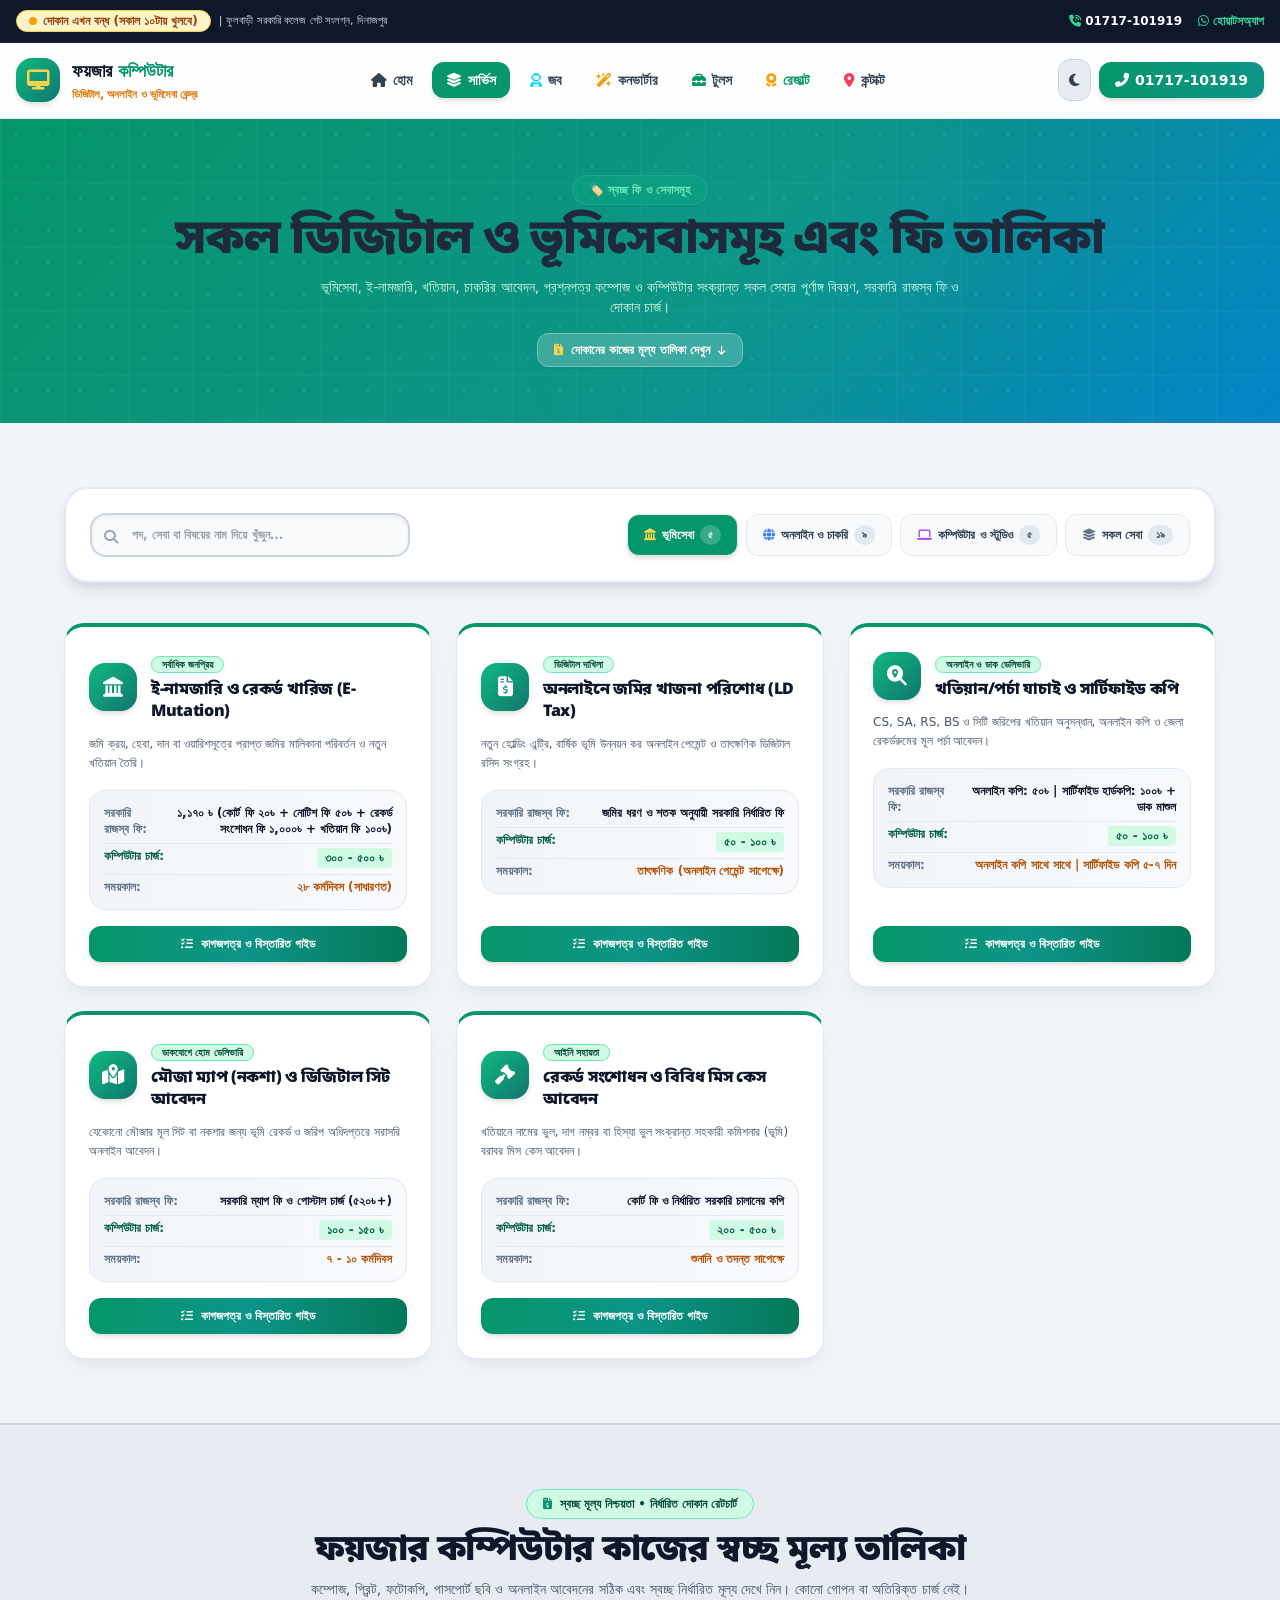
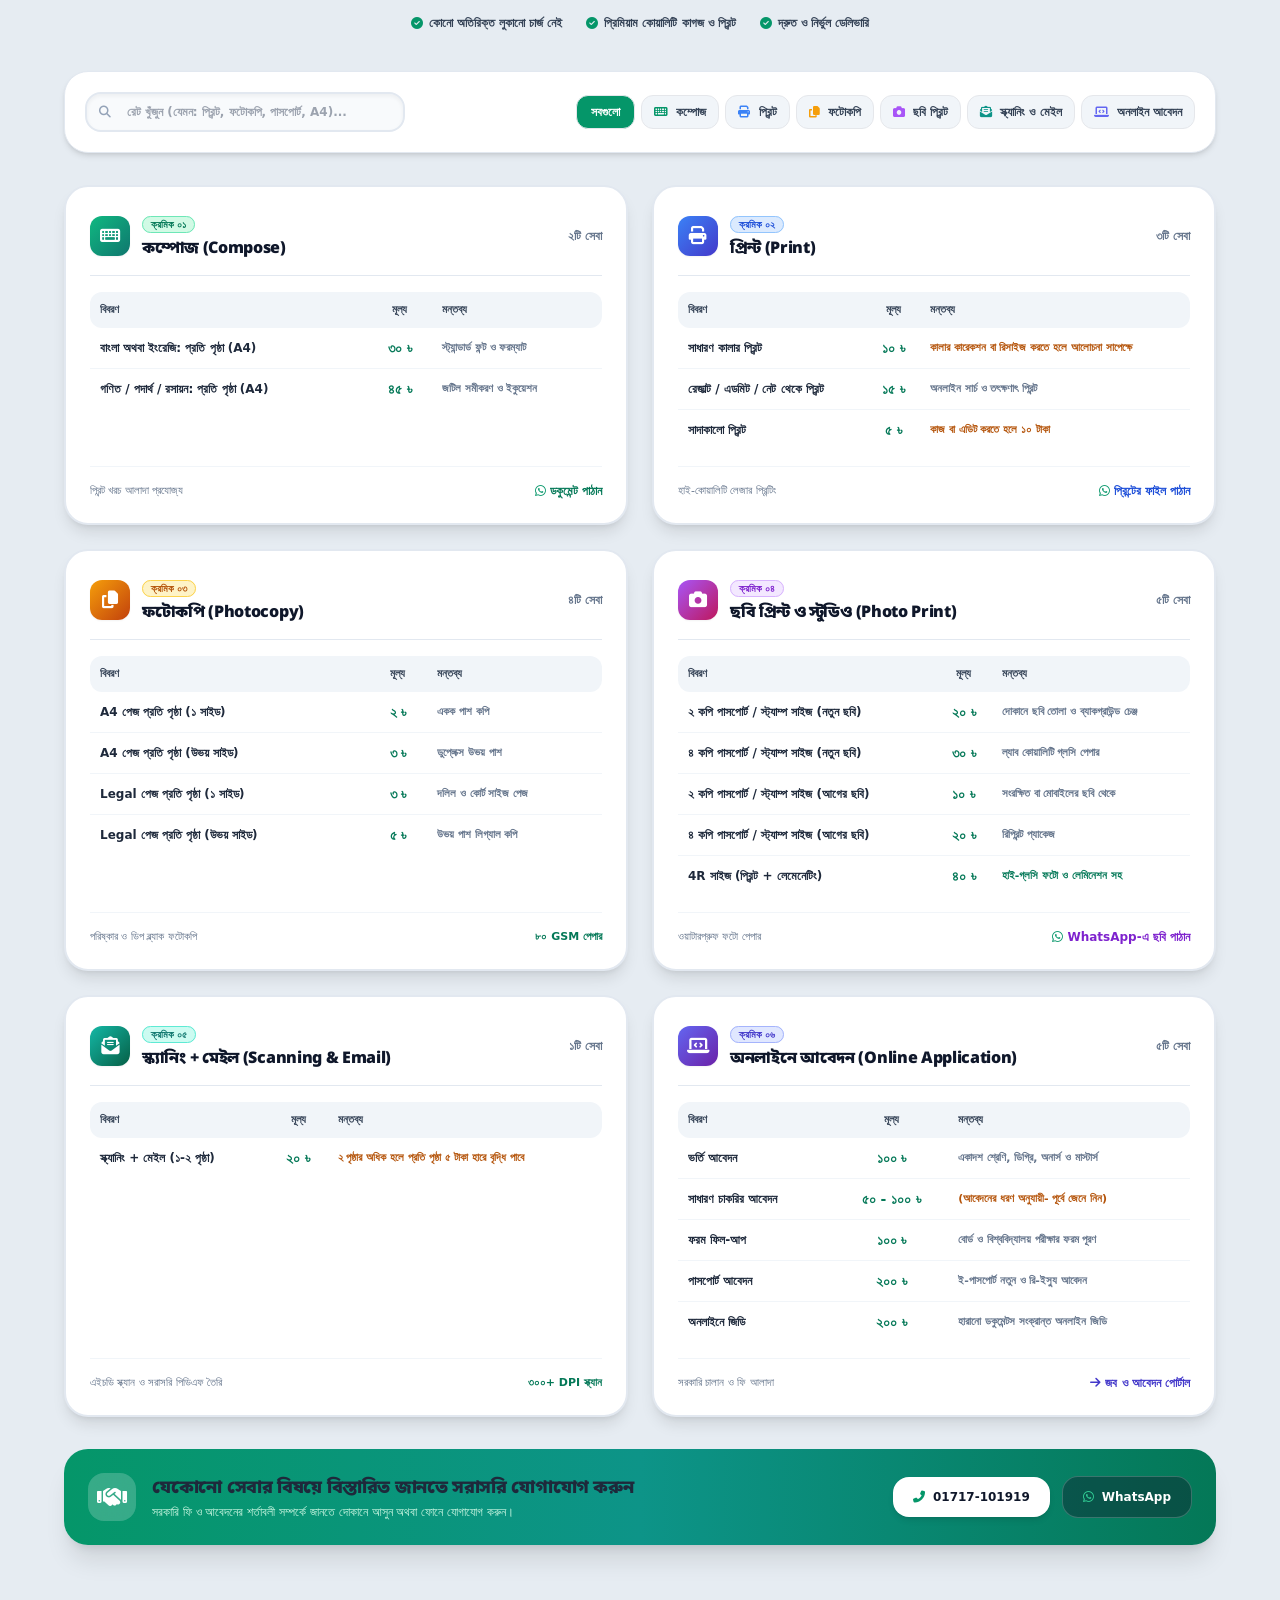
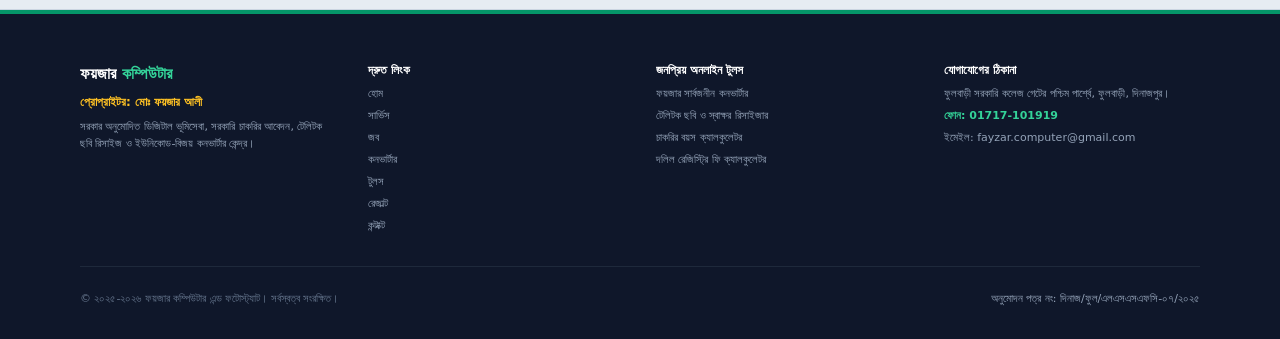
<file: services.html>
<!DOCTYPE html>
<html lang="bn" class="scroll-smooth">
<head>
  <meta charset="UTF-8">
  <meta name="viewport" content="width=device-width, initial-scale=1.0">
  
  <!-- SEO Primary Meta Tags -->
  <title>সেবামূল্য ও কাগজপত্র চেকলিস্ট | Fayzar Computer</title>
  <meta name="title" content="ডিজিটাল ও ভূমিসেবামূল্য এবং প্রয়োজনীয় কাগজের চেকলিস্ট | ফয়জার কম্পিউটার">
  <meta name="description" content="ই-নামজারি, খতিয়ান পর্চা, অনলাইনে জমির খাজনা পরিশোধ, ই-পাসপোর্ট, পুলিশ ক্লিয়ারেন্স ও চাকরির আবেদনের সরকারি ফি এবং প্রয়োজনীয় কাগজের সম্পূর্ণ চেকলিস্ট।">
  <meta name="keywords" content="ই নামজারি ফি, খতিয়ান খরচ, জমির খাজনা দাখিলা, ই পাসপোর্ট ফি, পুলিশ ক্লিয়ারেন্স সনদ, ভূমিসেবা দিনাজপুর ফুলবাড়ী">
  <meta name="robots" content="index, follow">
  <link rel="canonical" href="https://fayzarcomputer.com.bd/services.html">

  <!-- Favicon & Theme -->
  <link rel="icon" type="image/svg+xml" href="assets/favicon.svg">
  <meta name="theme-color" content="#059669">

  <!-- Open Graph / Facebook -->
  <meta property="og:type" content="article">
  <meta property="og:url" content="https://fayzarcomputer.com.bd/services.html">
  <meta property="og:title" content="ডিজিটাল ও ভূমিসেবামূল্য এবং প্রয়োজনীয় কাগজের চেকলিস্ট">
  <meta property="og:description" content="সকল ভূমিসেবা ও সরকারি সেবার সরকারি ফি ও প্রয়োজনীয় কাগজের পূর্ণাঙ্গ চেকলিস্ট।">
  <meta property="og:image" content="https://fayzarcomputer.com.bd/assets/og-preview.jpg">
  <meta property="og:locale" content="bn_BD">
  <meta property="og:site_name" content="ফয়জার কম্পিউটার">

  <!-- Twitter Card Meta Tags -->
  <meta name="twitter:card" content="summary_large_image">
  <meta name="twitter:url" content="https://fayzarcomputer.com.bd/services.html">
  <meta name="twitter:title" content="ডিজিটাল ও ভূমিসেবামূল্য এবং প্রয়োজনীয় কাগজের চেকলিস্ট">
  <meta name="twitter:description" content="সকল ভূমিসেবা ও সরকারি সেবার সরকারি ফি ও প্রয়োজনীয় কাগজের পূর্ণাঙ্গ চেকলিস্ট।">
  <meta name="twitter:image" content="https://fayzarcomputer.com.bd/assets/og-preview.jpg">

  <!-- Schema.org JSON-LD -->
  <script type="application/ld+json">
  {
    "@context": "https://schema.org",
    "@type": "BreadcrumbList",
    "itemListElement": [
      {
        "@type": "ListItem",
        "position": 1,
        "name": "হোম",
        "item": "https://fayzarcomputer.com.bd/"
      },
      {
        "@type": "ListItem",
        "position": 2,
        "name": "আমাদের সেবাসমূহ",
        "item": "https://fayzarcomputer.com.bd/services.html"
      }
    ]
  }
  </script>

  <!-- Google Fonts (unified Bengali + Latin typography) -->
  <link rel="stylesheet" href="css/google-fonts.css">

  <!-- Tailwind CSS CDN (unified config) -->
  <script src="js/vendor/tailwindcss.js"></script>
  <script src="js/offline-data.js"></script>
  <script>
    tailwind.config = {
      darkMode: 'class',
      theme: {
        extend: {
          colors: {
            brand: {
              DEFAULT: '#059669',
              soft: '#ecfdf5',
              hover: '#047857',
              deep: '#065f46'
            },
            brandGreen: '#059669',
            brandGreenDark: '#047857',
            brandGreenLight: '#ecfdf5'
          }
        }
      }
    }
  </script>

  <link rel="stylesheet" href="css/font-awesome/all.min.css">
  <link rel="stylesheet" href="css/style.css">

  <script>
    (function() {
      const savedTheme = localStorage.getItem('theme');
      if (savedTheme === 'dark' || (!savedTheme && window.matchMedia('(prefers-color-scheme: dark)').matches)) {
        document.documentElement.classList.add('dark');
      } else {
        document.documentElement.classList.remove('dark');
      }
    })();
  </script>
</head>

<body class="bg-slate-100 dark:bg-[#070c18] text-slate-800 dark:text-slate-100 font-sans antialiased pb-20 lg:pb-0 transition-colors duration-300">

  <!-- Top Announcement Bar -->
  <aside class="bg-slate-900 text-white text-xs py-2.5 px-4 border-b border-slate-800 shadow-sm">
    <div class="container mx-auto max-w-7xl flex flex-col sm:flex-row items-center justify-between gap-2">
      <div class="flex items-center gap-2">
        <div id="shop-status-badge" class="inline-flex items-center gap-1.5 px-3 py-0.5 rounded-full text-xs font-extrabold bg-emerald-100 dark:bg-emerald-950 text-emerald-800 dark:text-emerald-300">
          <span class="w-2 h-2 rounded-full bg-emerald-500 status-dot-open"></span> লোড হচ্ছে...
        </div>
        <span class="text-slate-300 hidden md:inline text-[11px]">| ফুলবাড়ী সরকারি কলেজ গেট সংলগ্ন, দিনাজপুর</span>
      </div>
      <div class="flex items-center gap-4 text-xs font-extrabold">
        <a href="tel:01717101919" class="hover:text-amber-400 flex items-center gap-1 text-white">
          <i class="fas fa-phone-volume text-emerald-400"></i> 01717-101919
        </a>
        <a href="https://wa.me/8801717101919" target="_blank" class="hover:text-emerald-300 flex items-center gap-1 text-emerald-400">
          <i class="fab fa-whatsapp"></i> হোয়াটসঅ্যাপ
        </a>
      </div>
    </div>
  </aside>

  <!-- Sticky Header -->
  <header class="sticky top-0 z-40 glass-header shadow-sm transition-all">
    <div class="container mx-auto max-w-7xl px-4 py-2.5 sm:py-3.5 flex items-center justify-between">
      <a href="index.html" class="flex items-center gap-3 group">
        <div class="w-10 h-10 sm:w-11 sm:h-11 rounded-2xl bg-gradient-to-br from-emerald-500 to-teal-700 p-0.5 shadow-md flex items-center justify-center text-white text-xl group-hover:scale-105 transition">
          <i class="fas fa-desktop text-amber-300"></i>
        </div>
        <div>
          <div class="text-base sm:text-lg font-black text-slate-900 dark:text-white leading-none">
            ফয়জার <span class="text-emerald-600 dark:text-emerald-400">কম্পিউটার</span>
          </div>
          <div class="text-[11px] font-bold text-amber-600 dark:text-amber-400 tracking-tight mt-0.5">
            ডিজিটাল, অনলাইন ও ভূমিসেবা কেন্দ্র
          </div>
        </div>
      </a>

      <!-- Desktop Nav -->
      <nav class="hidden lg:flex items-center gap-1.5 text-xs xl:text-sm font-bold text-slate-700 dark:text-slate-200">
        <a href="index.html" class="px-3.5 py-2 rounded-xl hover:text-emerald-600 dark:hover:text-emerald-400 hover:bg-slate-200/70 dark:hover:bg-slate-800 transition flex items-center gap-1.5">
          <i class="fas fa-home"></i> হোম
        </a>
        <a href="services.html" class="px-3.5 py-2 rounded-xl text-white bg-emerald-600 dark:bg-emerald-600 flex items-center gap-1.5 shadow-md font-extrabold">
          <i class="fas fa-layer-group text-white"></i> সার্ভিস
        </a>
        <a href="portal.html" class="px-3.5 py-2 rounded-xl hover:text-emerald-600 dark:hover:text-emerald-400 hover:bg-slate-200/70 dark:hover:bg-slate-800 transition flex items-center gap-1.5 relative">
          <i class="fas fa-user-astronaut text-cyan-400"></i> 
          <span>জব</span>
        </a>
        <a href="converter.html" class="px-3.5 py-2 rounded-xl hover:text-emerald-600 dark:hover:text-emerald-400 hover:bg-slate-200/70 dark:hover:bg-slate-800 transition flex items-center gap-1.5">
          <i class="fas fa-wand-magic-sparkles text-amber-500"></i> কনভার্টার
        </a>
        <a href="tools.html" class="px-3.5 py-2 rounded-xl hover:text-emerald-600 dark:hover:text-emerald-400 hover:bg-slate-200/70 dark:hover:bg-slate-800 transition flex items-center gap-1.5">
          <i class="fas fa-toolbox text-emerald-600"></i> টুলস
        </a>
        <a href="results.html" class="px-3.5 py-2 rounded-xl hover:text-emerald-600 dark:hover:text-emerald-400 hover:bg-slate-200/70 dark:hover:bg-slate-800 transition flex items-center gap-1.5 text-emerald-600 dark:text-emerald-400 font-extrabold relative">
          <i class="fas fa-award text-amber-500"></i>
          <span>রেজাল্ট</span>
        </a>
        <a href="contact.html" class="px-3.5 py-2 rounded-xl hover:text-emerald-600 dark:hover:text-emerald-400 hover:bg-slate-200/70 dark:hover:bg-slate-800 transition flex items-center gap-1.5">
          <i class="fas fa-location-dot text-rose-500"></i> কন্টাক্ট
        </a>
      </nav>

      <!-- Day/Night & Action -->
      <div class="flex items-center gap-2">
        <button id="theme-toggle-btn" type="button" aria-label="ডার্ক বা লাইট মোড পরিবর্তন করুন" title="ডার্ক/লাইট মোড" class="p-2.5 rounded-xl bg-slate-200/80 dark:bg-slate-800/80 hover:bg-slate-300 dark:hover:bg-slate-700 text-slate-700 dark:text-amber-300 transition flex items-center justify-center shadow-xs border border-slate-300 dark:border-slate-700/60">
          <i class="fas fa-moon text-sm dark:hidden" aria-hidden="true"></i>
          <i class="fas fa-sun text-sm hidden dark:inline-block text-amber-400" aria-hidden="true"></i>
        </button>
        <a href="tel:01717101919" aria-label="সরাসরি কল করুন 01717-101919 নম্বরে" class="hidden sm:inline-flex items-center gap-1.5 bg-gradient-to-r from-emerald-600 to-teal-600 hover:from-emerald-700 hover:to-teal-700 text-white text-xs sm:text-sm font-extrabold px-4 py-2 rounded-xl shadow-md transition">
          <i class="fas fa-phone-alt" aria-hidden="true"></i> <span>01717-101919</span>
        </a>
        <button id="mobile-menu-toggle" type="button" aria-label="মোবাইল নেভিগেশন মেনু খুলুন" title="মেনু" class="lg:hidden p-2.5 rounded-xl bg-slate-200 dark:bg-slate-800 text-slate-700 dark:text-slate-200">
          <i class="fas fa-bars text-base" aria-hidden="true"></i>
        </button>
      </div>
    </div>

    <!-- Mobile Drawer -->
    <div id="mobile-drawer" class="hidden lg:hidden bg-white/95 dark:bg-slate-900/95 backdrop-blur-md border-t border-slate-200 dark:border-slate-800 px-4 py-4 space-y-2 shadow-2xl">
      <a href="index.html" class="block py-2.5 px-3 rounded-xl text-sm font-bold text-slate-800 dark:text-slate-100 hover:bg-slate-100 dark:hover:bg-slate-800 flex items-center gap-2">
        <i class="fas fa-home w-5"></i> হোম
      </a>
      <a href="services.html" class="block py-2.5 px-3 rounded-xl text-sm font-bold bg-emerald-600 text-white flex items-center gap-2">
        <i class="fas fa-layer-group text-white w-5"></i> সার্ভিস
      </a>
      <a href="portal.html" class="block py-2.5 px-3 rounded-xl text-sm font-bold text-slate-800 dark:text-slate-100 hover:bg-slate-100 dark:hover:bg-slate-800 flex items-center gap-2 relative">
        <i class="fas fa-user-astronaut text-cyan-400 w-5"></i> জব
        <span class="text-[9px] px-1.5 py-0.2 rounded-full bg-amber-400 text-slate-950 font-black ml-auto">নতুন</span>
      </a>
      <a href="converter.html" class="block py-2.5 px-3 rounded-xl text-sm font-bold text-slate-800 dark:text-slate-100 hover:bg-slate-100 dark:hover:bg-slate-800 flex items-center gap-2">
        <i class="fas fa-wand-magic-sparkles text-amber-500 w-5"></i> কনভার্টার
      </a>
      <a href="tools.html" class="block py-2.5 px-3 rounded-xl text-sm font-bold text-slate-800 dark:text-slate-100 hover:bg-slate-100 dark:hover:bg-slate-800 flex items-center gap-2">
        <i class="fas fa-toolbox text-emerald-600 w-5"></i> টুলস
      </a>
      <a href="results.html" class="block py-2.5 px-3 rounded-xl text-sm font-bold text-emerald-600 dark:text-emerald-400 bg-emerald-50 dark:bg-emerald-950/40 hover:bg-emerald-100 flex items-center gap-2">
        <i class="fas fa-award text-amber-500 w-5"></i> রেজাল্ট
      </a>
      <a href="contact.html" class="block py-2.5 px-3 rounded-xl text-sm font-bold text-slate-800 dark:text-slate-100 hover:bg-slate-100 dark:hover:bg-slate-800 flex items-center gap-2">
        <i class="fas fa-location-dot text-rose-500 w-5"></i> কন্টাক্ট
      </a>
      <div class="pt-3 grid grid-cols-2 gap-2 border-t border-slate-100 dark:border-slate-800">
        <a href="tel:01717101919" class="bg-emerald-600 hover:bg-emerald-700 text-white font-bold text-center py-2.5 rounded-xl text-xs flex items-center justify-center gap-1.5 shadow-xs">
          <i class="fas fa-phone-alt"></i> কল করুন
        </a>
        <a href="https://wa.me/8801717101919" target="_blank" class="bg-emerald-700 hover:bg-emerald-800 text-white font-bold text-center py-2.5 rounded-xl text-xs flex items-center justify-center gap-1.5 shadow-xs">
          <i class="fab fa-whatsapp"></i> হোয়াটসঅ্যাপ
        </a>
      </div>
    </div>
  </header>

  <!-- Page Hero Header with Mesh Gradient -->
  <section class="hero-gradient text-white py-12 sm:py-14 px-4 relative overflow-hidden">
    <div class="hero-pattern"></div>
    <div class="glow-orb w-80 h-80 bg-emerald-500/20 top-0 right-1/4"></div>
    
    <div class="container mx-auto max-w-5xl text-center relative z-10">
      <span class="inline-block text-xs font-extrabold px-4 py-1.5 rounded-full bg-emerald-500/20 text-emerald-300 border border-emerald-400/30 mb-3 shadow-sm">
        🏷️ স্বচ্ছ ফি ও সেবাসমূহ
      </span>
      <h1 class="text-2xl sm:text-4xl lg:text-5xl font-black mb-3">
        সকল ডিজিটাল ও ভূমিসেবাসমূহ এবং ফি তালিকা
      </h1>
      <p class="text-xs sm:text-sm text-emerald-100 max-w-2xl mx-auto leading-relaxed font-normal">
        ভূমিসেবা, ই-নামজারি, খতিয়ান, চাকরির আবেদন, প্রশ্নপত্র কম্পোজ ও কম্পিউটার সংক্রান্ত সকল সেবার পূর্ণাঙ্গ বিবরণ, সরকারি রাজস্ব ফি ও দোকান চার্জ।
      </p>
      
      <!-- Quick Jump Button to Shop Rate Chart -->
      <div class="mt-4">
        <a href="#rate-chart" class="inline-flex items-center gap-2 px-4 py-2 rounded-xl bg-white/20 hover:bg-white/30 text-white font-extrabold text-xs backdrop-blur-md border border-white/30 transition shadow-sm">
          <i class="fas fa-file-invoice-dollar text-amber-300"></i>
          <span>দোকানের কাজের মূল্য তালিকা দেখুন</span>
          <i class="fas fa-arrow-down text-[10px]"></i>
        </a>
      </div>
    </div>
  </section>



  <!-- Full Services Catalog Grid with Category Filter Tabs & Fast Search -->
  <section class="py-16 px-4 bg-slate-100 dark:bg-[#070c18]">
    <div class="container mx-auto max-w-6xl">
      
      <!-- Filter Bar: Search leftmost, then Land, Online/Job, Computer/Studio, and All Services -->
      <div class="bg-white dark:bg-slate-800/95 rounded-3xl p-5 sm:p-6 mb-10 shadow-lg border-2 border-slate-200 dark:border-slate-700 flex flex-col lg:flex-row items-center justify-between gap-4">
        
        <!-- ১. সার্চ ইনপুট (বাম দিকে প্রথমে) -->
        <div class="relative w-full lg:w-80">
          <input 
            type="text" 
            id="service-search-input" 
            placeholder="পদ, সেবা বা বিষয়ের নাম দিয়ে খুঁজুন..." 
            class="w-full pl-10 pr-4 py-3 bg-slate-50 dark:bg-slate-900 border-2 border-slate-300 dark:border-slate-600 rounded-2xl text-xs font-bold focus:outline-none focus:border-emerald-500 text-slate-800 dark:text-slate-100 shadow-inner"
          >
          <i class="fas fa-search absolute left-3.5 top-3.5 text-slate-400 text-sm"></i>
        </div>

        <!-- ২. ক্যাটাগরি ফিল্টার বাটনসমূহ: ভূমিসেবা -> অনলাইন ও চাকরি -> কম্পিউটার ও স্টুডিও -> সকল সেবা -->
        <div class="flex flex-wrap items-center gap-2 w-full lg:w-auto">
          <!-- ২.১ ভূমিসেবা -->
          <button data-category="land" class="service-tab-btn active px-4 py-2.5 rounded-xl text-xs font-black border bg-emerald-600 text-white shadow-md transition flex items-center gap-1.5">
            <i class="fas fa-landmark text-amber-300"></i> ভূমিসেবা
            <span id="count-land-services" class="px-2 py-0.5 rounded-full bg-white/20 text-[10px] font-black">৫</span>
          </button>
          
          <!-- ২.২ অনলাইন ও চাকরি -->
          <button data-category="online" class="service-tab-btn px-4 py-2.5 rounded-xl text-xs font-bold border bg-slate-50 dark:bg-slate-700 text-slate-700 dark:text-slate-200 hover:bg-slate-100 transition shadow-xs flex items-center gap-1.5">
            <i class="fas fa-globe text-blue-500"></i> অনলাইন ও চাকরি
            <span id="count-online-services" class="px-2 py-0.5 rounded-full bg-slate-200 dark:bg-slate-600 text-[10px] font-extrabold">৯</span>
          </button>
          
          <!-- ২.৩ কম্পিউটার ও স্টুডিও -->
          <button data-category="computer" class="service-tab-btn px-4 py-2.5 rounded-xl text-xs font-bold border bg-slate-50 dark:bg-slate-700 text-slate-700 dark:text-slate-200 hover:bg-slate-100 transition shadow-xs flex items-center gap-1.5">
            <i class="fas fa-laptop text-purple-500"></i> কম্পিউটার ও স্টুডিও
            <span id="count-computer-services" class="px-2 py-0.5 rounded-full bg-slate-200 dark:bg-slate-600 text-[10px] font-extrabold">৫</span>
          </button>

          <!-- ২.৪ সকল সেবা (সবশেষে) -->
          <button data-category="all" class="service-tab-btn px-4 py-2.5 rounded-xl text-xs font-bold border bg-slate-50 dark:bg-slate-700 text-slate-700 dark:text-slate-200 hover:bg-slate-100 transition shadow-xs flex items-center gap-1.5">
            <i class="fas fa-layer-group text-slate-500"></i> সকল সেবা
            <span id="count-all-services" class="px-2 py-0.5 rounded-full bg-slate-200 dark:bg-slate-600 text-[10px] font-extrabold">১৯</span>
          </button>
        </div>

      </div>

      <!-- Services Grid Container (Category-based auto-rotated) -->
      <div id="services-grid-container" class="grid grid-cols-1 md:grid-cols-2 lg:grid-cols-3 gap-6 transition-all duration-300">
        <!-- Rendered via main.js with rich cards -->
      </div>

    </div>
  </section>

  <!-- =========================================================================
       দোকানের কাজের স্বচ্ছ মূল্য তালিকা (Shop Work Transparent Rate Chart)
       ========================================================================= -->
  <section class="py-16 px-4 bg-slate-200/70 dark:bg-[#0c1322] border-t-2 border-emerald-500/20 border-b border-slate-300 dark:border-slate-800" id="rate-chart">
    <div class="container mx-auto max-w-6xl">
      
      <!-- Section Header -->
      <div class="text-center max-w-3xl mx-auto mb-10">
        <div class="inline-flex items-center gap-2 px-4 py-1.5 rounded-full bg-emerald-100 dark:bg-emerald-950 text-emerald-900 dark:text-emerald-300 border border-emerald-300 dark:border-emerald-800 font-extrabold text-xs mb-3 shadow-xs">
          <i class="fas fa-file-invoice-dollar text-emerald-600"></i>
          <span>স্বচ্ছ মূল্য নিশ্চয়তা • নির্ধারিত দোকান রেটচার্ট</span>
        </div>
        <h2 class="text-2xl sm:text-3xl lg:text-4xl font-black text-slate-900 dark:text-white leading-tight">
          ফয়জার কম্পিউটার কাজের স্বচ্ছ মূল্য তালিকা
        </h2>
        <p class="text-xs sm:text-sm text-slate-600 dark:text-slate-300 mt-2 leading-relaxed font-normal">
          কম্পোজ, প্রিন্ট, ফটোকপি, পাসপোর্ট ছবি ও অনলাইন আবেদনের সঠিক এবং স্বচ্ছ নির্ধারিত মূল্য দেখে নিন। কোনো গোপন বা অতিরিক্ত চার্জ নেই।
        </p>

        <!-- Feature Trust Badges -->
        <div class="flex flex-wrap items-center justify-center gap-3 sm:gap-6 mt-4 text-xs font-extrabold text-slate-700 dark:text-slate-200">
          <span class="flex items-center gap-1.5"><i class="fas fa-circle-check text-emerald-600"></i> কোনো অতিরিক্ত লুকানো চার্জ নেই</span>
          <span class="flex items-center gap-1.5"><i class="fas fa-circle-check text-emerald-600"></i> প্রিমিয়াম কোয়ালিটি কাগজ ও প্রিন্ট</span>
          <span class="flex items-center gap-1.5"><i class="fas fa-circle-check text-emerald-600"></i> দ্রুত ও নির্ভুল ডেলিভারি</span>
        </div>
      </div>

      <!-- Controls: Category Tabs & Instant Search -->
      <div class="bg-white dark:bg-slate-800/95 rounded-3xl p-4 sm:p-5 mb-8 shadow-md border border-slate-200 dark:border-slate-700/80 flex flex-col md:flex-row items-center justify-between gap-4">
        
        <!-- Search Input -->
        <div class="relative w-full md:w-80">
          <input 
            type="text" 
            id="rate-search-input" 
            placeholder="রেট খুঁজুন (যেমন: প্রিন্ট, ফটোকপি, পাসপোর্ট, A4)..." 
            class="w-full pl-10 pr-4 py-2.5 bg-slate-50 dark:bg-slate-900 border-2 border-slate-200 dark:border-slate-700 rounded-2xl text-xs font-bold focus:outline-none focus:border-emerald-500 text-slate-800 dark:text-slate-100 shadow-inner"
          >
          <i class="fas fa-search absolute left-3.5 top-3 text-slate-400 text-xs"></i>
        </div>

        <!-- Filter Category Tabs -->
        <div class="flex flex-wrap items-center gap-1.5 w-full md:w-auto overflow-x-auto pb-1 md:pb-0" id="rate-category-tabs">
          <button data-rate-cat="all" class="rate-tab-btn active px-3.5 py-2 rounded-xl text-xs font-black border bg-emerald-600 text-white shadow-xs transition cursor-pointer">
            সবগুলো
          </button>
          <button data-rate-cat="compose" class="rate-tab-btn px-3 py-2 rounded-xl text-xs font-bold border bg-slate-100 dark:bg-slate-700 text-slate-700 dark:text-slate-200 hover:bg-slate-200 dark:hover:bg-slate-600 transition cursor-pointer">
            <i class="fas fa-keyboard text-emerald-600 mr-1"></i> কম্পোজ
          </button>
          <button data-rate-cat="print" class="rate-tab-btn px-3 py-2 rounded-xl text-xs font-bold border bg-slate-100 dark:bg-slate-700 text-slate-700 dark:text-slate-200 hover:bg-slate-200 dark:hover:bg-slate-600 transition cursor-pointer">
            <i class="fas fa-print text-blue-500 mr-1"></i> প্রিন্ট
          </button>
          <button data-rate-cat="photocopy" class="rate-tab-btn px-3 py-2 rounded-xl text-xs font-bold border bg-slate-100 dark:bg-slate-700 text-slate-700 dark:text-slate-200 hover:bg-slate-200 dark:hover:bg-slate-600 transition cursor-pointer">
            <i class="fas fa-copy text-amber-500 mr-1"></i> ফটোকপি
          </button>
          <button data-rate-cat="photo" class="rate-tab-btn px-3 py-2 rounded-xl text-xs font-bold border bg-slate-100 dark:bg-slate-700 text-slate-700 dark:text-slate-200 hover:bg-slate-200 dark:hover:bg-slate-600 transition cursor-pointer">
            <i class="fas fa-camera text-purple-500 mr-1"></i> ছবি প্রিন্ট
          </button>
          <button data-rate-cat="scan" class="rate-tab-btn px-3 py-2 rounded-xl text-xs font-bold border bg-slate-100 dark:bg-slate-700 text-slate-700 dark:text-slate-200 hover:bg-slate-200 dark:hover:bg-slate-600 transition cursor-pointer">
            <i class="fas fa-envelope-open-text text-teal-600 mr-1"></i> স্ক্যানিং ও মেইল
          </button>
          <button data-rate-cat="online" class="rate-tab-btn px-3 py-2 rounded-xl text-xs font-bold border bg-slate-100 dark:bg-slate-700 text-slate-700 dark:text-slate-200 hover:bg-slate-200 dark:hover:bg-slate-600 transition cursor-pointer">
            <i class="fas fa-laptop-code text-indigo-500 mr-1"></i> অনলাইন আবেদন
          </button>
        </div>

      </div>

      <!-- Rate Cards Grid (6 Categories) -->
      <div class="grid grid-cols-1 lg:grid-cols-2 gap-6" id="rate-cards-container">
        
        <!-- ১. কম্পোজ -->
        <div class="rate-category-card bg-white dark:bg-slate-800/95 rounded-3xl p-5 sm:p-6 shadow-lg border-2 border-slate-200 dark:border-slate-700/80 flex flex-col justify-between" data-rate-category="compose">
          <div>
            <div class="flex items-center justify-between pb-3.5 mb-4 border-b border-slate-200 dark:border-slate-700">
              <div class="flex items-center gap-3">
                <div class="w-10 h-10 rounded-xl bg-gradient-to-br from-emerald-500 to-teal-700 text-white flex items-center justify-center text-lg shadow-sm">
                  <i class="fas fa-keyboard"></i>
                </div>
                <div>
                  <span class="text-[10px] font-black text-emerald-700 dark:text-emerald-400 bg-emerald-100 dark:bg-emerald-950 px-2 py-0.5 rounded-full border border-emerald-300 dark:border-emerald-800">ক্রমিক ০১</span>
                  <h3 class="text-base font-black text-slate-900 dark:text-white mt-0.5">কম্পোজ (Compose)</h3>
                </div>
              </div>
              <span class="text-xs font-bold text-slate-500 dark:text-slate-400">২টি সেবা</span>
            </div>

            <div class="overflow-x-auto">
              <table class="w-full text-left text-xs">
                <thead>
                  <tr class="bg-slate-100 dark:bg-slate-900 text-slate-700 dark:text-slate-300 font-extrabold text-[11px] rounded-xl">
                    <th class="p-2.5 rounded-l-xl">বিবরণ</th>
                    <th class="p-2.5 text-center">মূল্য</th>
                    <th class="p-2.5 rounded-r-xl">মন্তব্য</th>
                  </tr>
                </thead>
                <tbody class="divide-y divide-slate-100 dark:divide-slate-700/60 font-semibold text-slate-800 dark:text-slate-200">
                  <tr class="hover:bg-slate-50 dark:hover:bg-slate-700/40 transition-colors">
                    <td class="p-2.5">বাংলা অথবা ইংরেজি: প্রতি পৃষ্ঠা (A4)</td>
                    <td class="p-2.5 text-center font-black text-emerald-700 dark:text-emerald-400 text-sm whitespace-nowrap">৩০ ৳</td>
                    <td class="p-2.5 text-[11px] text-slate-500 dark:text-slate-400">স্ট্যান্ডার্ড ফন্ট ও ফরম্যাট</td>
                  </tr>
                  <tr class="hover:bg-slate-50 dark:hover:bg-slate-700/40 transition-colors">
                    <td class="p-2.5">গণিত / পদার্থ / রসায়ন: প্রতি পৃষ্ঠা (A4)</td>
                    <td class="p-2.5 text-center font-black text-emerald-700 dark:text-emerald-400 text-sm whitespace-nowrap">৪৫ ৳</td>
                    <td class="p-2.5 text-[11px] text-slate-500 dark:text-slate-400">জটিল সমীকরণ ও ইকুয়েশন</td>
                  </tr>
                </tbody>
              </table>
            </div>
          </div>

          <div class="pt-4 mt-4 border-t border-slate-100 dark:border-slate-700/80 flex items-center justify-between text-xs">
            <span class="text-slate-500 dark:text-slate-400 text-[11px]">প্রিন্ট খরচ আলাদা প্রযোজ্য</span>
            <a href="https://wa.me/8801717101919?text=আসসালামু%20আলাইকুম,%20আমি%20কম্পোজ%20করার%20জন্য%20ফাইল%20পাঠাতে%20চাচ্ছি।" target="_blank" class="font-extrabold text-emerald-700 dark:text-emerald-400 hover:underline flex items-center gap-1">
              <i class="fab fa-whatsapp text-emerald-600"></i> ডকুমেন্ট পাঠান
            </a>
          </div>
        </div>

        <!-- ২. প্রিন্ট -->
        <div class="rate-category-card bg-white dark:bg-slate-800/95 rounded-3xl p-5 sm:p-6 shadow-lg border-2 border-slate-200 dark:border-slate-700/80 flex flex-col justify-between" data-rate-category="print">
          <div>
            <div class="flex items-center justify-between pb-3.5 mb-4 border-b border-slate-200 dark:border-slate-700">
              <div class="flex items-center gap-3">
                <div class="w-10 h-10 rounded-xl bg-gradient-to-br from-blue-500 to-indigo-700 text-white flex items-center justify-center text-lg shadow-sm">
                  <i class="fas fa-print"></i>
                </div>
                <div>
                  <span class="text-[10px] font-black text-blue-700 dark:text-blue-400 bg-blue-100 dark:bg-blue-950 px-2 py-0.5 rounded-full border border-blue-300 dark:border-blue-800">ক্রমিক ০২</span>
                  <h3 class="text-base font-black text-slate-900 dark:text-white mt-0.5">প্রিন্ট (Print)</h3>
                </div>
              </div>
              <span class="text-xs font-bold text-slate-500 dark:text-slate-400">৩টি সেবা</span>
            </div>

            <div class="overflow-x-auto">
              <table class="w-full text-left text-xs">
                <thead>
                  <tr class="bg-slate-100 dark:bg-slate-900 text-slate-700 dark:text-slate-300 font-extrabold text-[11px] rounded-xl">
                    <th class="p-2.5 rounded-l-xl">বিবরণ</th>
                    <th class="p-2.5 text-center">মূল্য</th>
                    <th class="p-2.5 rounded-r-xl">মন্তব্য</th>
                  </tr>
                </thead>
                <tbody class="divide-y divide-slate-100 dark:divide-slate-700/60 font-semibold text-slate-800 dark:text-slate-200">
                  <tr class="hover:bg-slate-50 dark:hover:bg-slate-700/40 transition-colors">
                    <td class="p-2.5">সাধারণ কালার প্রিন্ট</td>
                    <td class="p-2.5 text-center font-black text-emerald-700 dark:text-emerald-400 text-sm whitespace-nowrap">১০ ৳</td>
                    <td class="p-2.5 text-[11px] text-amber-700 dark:text-amber-400 font-bold">কালার কারেকশন বা রিসাইজ করতে হলে আলোচনা সাপেক্ষে</td>
                  </tr>
                  <tr class="hover:bg-slate-50 dark:hover:bg-slate-700/40 transition-colors">
                    <td class="p-2.5">রেজাল্ট / এডমিট / নেট থেকে প্রিন্ট</td>
                    <td class="p-2.5 text-center font-black text-emerald-700 dark:text-emerald-400 text-sm whitespace-nowrap">১৫ ৳</td>
                    <td class="p-2.5 text-[11px] text-slate-500 dark:text-slate-400">অনলাইন সার্চ ও তৎক্ষণাৎ প্রিন্ট</td>
                  </tr>
                  <tr class="hover:bg-slate-50 dark:hover:bg-slate-700/40 transition-colors">
                    <td class="p-2.5">সাদাকালো প্রিন্ট</td>
                    <td class="p-2.5 text-center font-black text-emerald-700 dark:text-emerald-400 text-sm whitespace-nowrap">৫ ৳</td>
                    <td class="p-2.5 text-[11px] text-amber-700 dark:text-amber-400 font-bold">কাজ বা এডিট করতে হলে ১০ টাকা</td>
                  </tr>
                </tbody>
              </table>
            </div>
          </div>

          <div class="pt-4 mt-4 border-t border-slate-100 dark:border-slate-700/80 flex items-center justify-between text-xs">
            <span class="text-slate-500 dark:text-slate-400 text-[11px]">হাই-কোয়ালিটি লেজার প্রিন্টিং</span>
            <a href="https://wa.me/8801717101919?text=আসসালামু%20আলাইকুম,%20আমি%20পিডিএফ/ডকুমেন্ট%20প্রিন্ট%20করতে%20চাচ্ছি।" target="_blank" class="font-extrabold text-blue-700 dark:text-blue-400 hover:underline flex items-center gap-1">
              <i class="fab fa-whatsapp text-emerald-600"></i> প্রিন্টের ফাইল পাঠান
            </a>
          </div>
        </div>

        <!-- ৩. ফটোকপি -->
        <div class="rate-category-card bg-white dark:bg-slate-800/95 rounded-3xl p-5 sm:p-6 shadow-lg border-2 border-slate-200 dark:border-slate-700/80 flex flex-col justify-between" data-rate-category="photocopy">
          <div>
            <div class="flex items-center justify-between pb-3.5 mb-4 border-b border-slate-200 dark:border-slate-700">
              <div class="flex items-center gap-3">
                <div class="w-10 h-10 rounded-xl bg-gradient-to-br from-amber-500 to-orange-700 text-white flex items-center justify-center text-lg shadow-sm">
                  <i class="fas fa-copy"></i>
                </div>
                <div>
                  <span class="text-[10px] font-black text-amber-700 dark:text-amber-400 bg-amber-100 dark:bg-amber-950 px-2 py-0.5 rounded-full border border-amber-300 dark:border-amber-800">ক্রমিক ০৩</span>
                  <h3 class="text-base font-black text-slate-900 dark:text-white mt-0.5">ফটোকপি (Photocopy)</h3>
                </div>
              </div>
              <span class="text-xs font-bold text-slate-500 dark:text-slate-400">৪টি সেবা</span>
            </div>

            <div class="overflow-x-auto">
              <table class="w-full text-left text-xs">
                <thead>
                  <tr class="bg-slate-100 dark:bg-slate-900 text-slate-700 dark:text-slate-300 font-extrabold text-[11px] rounded-xl">
                    <th class="p-2.5 rounded-l-xl">বিবরণ</th>
                    <th class="p-2.5 text-center">মূল্য</th>
                    <th class="p-2.5 rounded-r-xl">মন্তব্য</th>
                  </tr>
                </thead>
                <tbody class="divide-y divide-slate-100 dark:divide-slate-700/60 font-semibold text-slate-800 dark:text-slate-200">
                  <tr class="hover:bg-slate-50 dark:hover:bg-slate-700/40 transition-colors">
                    <td class="p-2.5">A4 পেজ প্রতি পৃষ্ঠা (১ সাইড)</td>
                    <td class="p-2.5 text-center font-black text-emerald-700 dark:text-emerald-400 text-sm whitespace-nowrap">২ ৳</td>
                    <td class="p-2.5 text-[11px] text-slate-500 dark:text-slate-400">একক পাশ কপি</td>
                  </tr>
                  <tr class="hover:bg-slate-50 dark:hover:bg-slate-700/40 transition-colors">
                    <td class="p-2.5">A4 পেজ প্রতি পৃষ্ঠা (উভয় সাইড)</td>
                    <td class="p-2.5 text-center font-black text-emerald-700 dark:text-emerald-400 text-sm whitespace-nowrap">৩ ৳</td>
                    <td class="p-2.5 text-[11px] text-slate-500 dark:text-slate-400">ডুপ্লেক্স উভয় পাশ</td>
                  </tr>
                  <tr class="hover:bg-slate-50 dark:hover:bg-slate-700/40 transition-colors">
                    <td class="p-2.5">Legal পেজ প্রতি পৃষ্ঠা (১ সাইড)</td>
                    <td class="p-2.5 text-center font-black text-emerald-700 dark:text-emerald-400 text-sm whitespace-nowrap">৩ ৳</td>
                    <td class="p-2.5 text-[11px] text-slate-500 dark:text-slate-400">দলিল ও কোর্ট সাইজ পেজ</td>
                  </tr>
                  <tr class="hover:bg-slate-50 dark:hover:bg-slate-700/40 transition-colors">
                    <td class="p-2.5">Legal পেজ প্রতি পৃষ্ঠা (উভয় সাইড)</td>
                    <td class="p-2.5 text-center font-black text-emerald-700 dark:text-emerald-400 text-sm whitespace-nowrap">৫ ৳</td>
                    <td class="p-2.5 text-[11px] text-slate-500 dark:text-slate-400">উভয় পাশ লিগ্যাল কপি</td>
                  </tr>
                </tbody>
              </table>
            </div>
          </div>

          <div class="pt-4 mt-4 border-t border-slate-100 dark:border-slate-700/80 flex items-center justify-between text-xs">
            <span class="text-slate-500 dark:text-slate-400 text-[11px]">পরিষ্কার ও ডিপ ব্ল্যাক ফটোকপি</span>
            <span class="font-black text-emerald-700 dark:text-emerald-400 text-[11px]">৮০ GSM পেপার</span>
          </div>
        </div>

        <!-- ৪. ছবি প্রিন্ট -->
        <div class="rate-category-card bg-white dark:bg-slate-800/95 rounded-3xl p-5 sm:p-6 shadow-lg border-2 border-slate-200 dark:border-slate-700/80 flex flex-col justify-between" data-rate-category="photo">
          <div>
            <div class="flex items-center justify-between pb-3.5 mb-4 border-b border-slate-200 dark:border-slate-700">
              <div class="flex items-center gap-3">
                <div class="w-10 h-10 rounded-xl bg-gradient-to-br from-purple-500 to-pink-700 text-white flex items-center justify-center text-lg shadow-sm">
                  <i class="fas fa-camera"></i>
                </div>
                <div>
                  <span class="text-[10px] font-black text-purple-700 dark:text-purple-400 bg-purple-100 dark:bg-purple-950 px-2 py-0.5 rounded-full border border-purple-300 dark:border-purple-800">ক্রমিক ০৪</span>
                  <h3 class="text-base font-black text-slate-900 dark:text-white mt-0.5">ছবি প্রিন্ট ও স্টুডিও (Photo Print)</h3>
                </div>
              </div>
              <span class="text-xs font-bold text-slate-500 dark:text-slate-400">৫টি সেবা</span>
            </div>

            <div class="overflow-x-auto">
              <table class="w-full text-left text-xs">
                <thead>
                  <tr class="bg-slate-100 dark:bg-slate-900 text-slate-700 dark:text-slate-300 font-extrabold text-[11px] rounded-xl">
                    <th class="p-2.5 rounded-l-xl">বিবরণ</th>
                    <th class="p-2.5 text-center">মূল্য</th>
                    <th class="p-2.5 rounded-r-xl">মন্তব্য</th>
                  </tr>
                </thead>
                <tbody class="divide-y divide-slate-100 dark:divide-slate-700/60 font-semibold text-slate-800 dark:text-slate-200">
                  <tr class="hover:bg-slate-50 dark:hover:bg-slate-700/40 transition-colors">
                    <td class="p-2.5">২ কপি পাসপোর্ট / স্ট্যাম্প সাইজ (নতুন ছবি)</td>
                    <td class="p-2.5 text-center font-black text-emerald-700 dark:text-emerald-400 text-sm whitespace-nowrap">২০ ৳</td>
                    <td class="p-2.5 text-[11px] text-slate-500 dark:text-slate-400">দোকানে ছবি তোলা ও ব্যাকগ্রাউন্ড চেঞ্জ</td>
                  </tr>
                  <tr class="hover:bg-slate-50 dark:hover:bg-slate-700/40 transition-colors">
                    <td class="p-2.5">৪ কপি পাসপোর্ট / স্ট্যাম্প সাইজ (নতুন ছবি)</td>
                    <td class="p-2.5 text-center font-black text-emerald-700 dark:text-emerald-400 text-sm whitespace-nowrap">৩০ ৳</td>
                    <td class="p-2.5 text-[11px] text-slate-500 dark:text-slate-400">ল্যাব কোয়ালিটি গ্লসি পেপার</td>
                  </tr>
                  <tr class="hover:bg-slate-50 dark:hover:bg-slate-700/40 transition-colors">
                    <td class="p-2.5">২ কপি পাসপোর্ট / স্ট্যাম্প সাইজ (আগের ছবি)</td>
                    <td class="p-2.5 text-center font-black text-emerald-700 dark:text-emerald-400 text-sm whitespace-nowrap">১০ ৳</td>
                    <td class="p-2.5 text-[11px] text-slate-500 dark:text-slate-400">সংরক্ষিত বা মোবাইলের ছবি থেকে</td>
                  </tr>
                  <tr class="hover:bg-slate-50 dark:hover:bg-slate-700/40 transition-colors">
                    <td class="p-2.5">৪ কপি পাসপোর্ট / স্ট্যাম্প সাইজ (আগের ছবি)</td>
                    <td class="p-2.5 text-center font-black text-emerald-700 dark:text-emerald-400 text-sm whitespace-nowrap">২০ ৳</td>
                    <td class="p-2.5 text-[11px] text-slate-500 dark:text-slate-400">রিপ্রিন্ট প্যাকেজ</td>
                  </tr>
                  <tr class="hover:bg-slate-50 dark:hover:bg-slate-700/40 transition-colors">
                    <td class="p-2.5">4R সাইজ (প্রিন্ট + লেমেনেটিং)</td>
                    <td class="p-2.5 text-center font-black text-emerald-700 dark:text-emerald-400 text-sm whitespace-nowrap">৪০ ৳</td>
                    <td class="p-2.5 text-[11px] text-emerald-700 dark:text-emerald-400 font-bold">হাই-গ্লসি ফটো ও লেমিনেশন সহ</td>
                  </tr>
                </tbody>
              </table>
            </div>
          </div>

          <div class="pt-4 mt-4 border-t border-slate-100 dark:border-slate-700/80 flex items-center justify-between text-xs">
            <span class="text-slate-500 dark:text-slate-400 text-[11px]">ওয়াটারপ্রুফ ফটো পেপার</span>
            <a href="https://wa.me/8801717101919?text=আসসালামু%20আলাইকুম,%20আমি%20ছবি%20প্রিন্ট%20করার%20জন্য%20ছবি%20পাঠাতে%20চাচ্ছি।" target="_blank" class="font-extrabold text-purple-700 dark:text-purple-400 hover:underline flex items-center gap-1">
              <i class="fab fa-whatsapp text-emerald-600"></i> WhatsApp-এ ছবি পাঠান
            </a>
          </div>
        </div>

        <!-- ৫. স্ক্যানিং + মেইল -->
        <div class="rate-category-card bg-white dark:bg-slate-800/95 rounded-3xl p-5 sm:p-6 shadow-lg border-2 border-slate-200 dark:border-slate-700/80 flex flex-col justify-between" data-rate-category="scan">
          <div>
            <div class="flex items-center justify-between pb-3.5 mb-4 border-b border-slate-200 dark:border-slate-700">
              <div class="flex items-center gap-3">
                <div class="w-10 h-10 rounded-xl bg-gradient-to-br from-teal-500 to-emerald-800 text-white flex items-center justify-center text-lg shadow-sm">
                  <i class="fas fa-envelope-open-text"></i>
                </div>
                <div>
                  <span class="text-[10px] font-black text-teal-700 dark:text-teal-400 bg-teal-100 dark:bg-teal-950 px-2 py-0.5 rounded-full border border-teal-300 dark:border-teal-800">ক্রমিক ০৫</span>
                  <h3 class="text-base font-black text-slate-900 dark:text-white mt-0.5">স্ক্যানিং + মেইল (Scanning & Email)</h3>
                </div>
              </div>
              <span class="text-xs font-bold text-slate-500 dark:text-slate-400">১টি সেবা</span>
            </div>

            <div class="overflow-x-auto">
              <table class="w-full text-left text-xs">
                <thead>
                  <tr class="bg-slate-100 dark:bg-slate-900 text-slate-700 dark:text-slate-300 font-extrabold text-[11px] rounded-xl">
                    <th class="p-2.5 rounded-l-xl">বিবরণ</th>
                    <th class="p-2.5 text-center">মূল্য</th>
                    <th class="p-2.5 rounded-r-xl">মন্তব্য</th>
                  </tr>
                </thead>
                <tbody class="divide-y divide-slate-100 dark:divide-slate-700/60 font-semibold text-slate-800 dark:text-slate-200">
                  <tr class="hover:bg-slate-50 dark:hover:bg-slate-700/40 transition-colors">
                    <td class="p-2.5 font-bold">স্ক্যানিং + মেইল (১-২ পৃষ্ঠা)</td>
                    <td class="p-2.5 text-center font-black text-emerald-700 dark:text-emerald-400 text-sm whitespace-nowrap">২০ ৳</td>
                    <td class="p-2.5 text-[11px] text-amber-700 dark:text-amber-400 font-bold">২ পৃষ্ঠার অধিক হলে প্রতি পৃষ্ঠা ৫ টাকা হারে বৃদ্ধি পাবে</td>
                  </tr>
                </tbody>
              </table>
            </div>
          </div>

          <div class="pt-4 mt-4 border-t border-slate-100 dark:border-slate-700/80 flex items-center justify-between text-xs">
            <span class="text-slate-500 dark:text-slate-400 text-[11px]">এইচডি স্ক্যান ও সরাসরি পিডিএফ তৈরি</span>
            <span class="text-emerald-700 dark:text-emerald-400 font-extrabold text-[11px]">৩০০+ DPI স্ক্যান</span>
          </div>
        </div>

        <!-- ৬. অনলাইনে আবেদন -->
        <div class="rate-category-card bg-white dark:bg-slate-800/95 rounded-3xl p-5 sm:p-6 shadow-lg border-2 border-slate-200 dark:border-slate-700/80 flex flex-col justify-between" data-rate-category="online">
          <div>
            <div class="flex items-center justify-between pb-3.5 mb-4 border-b border-slate-200 dark:border-slate-700">
              <div class="flex items-center gap-3">
                <div class="w-10 h-10 rounded-xl bg-gradient-to-br from-indigo-500 to-purple-800 text-white flex items-center justify-center text-lg shadow-sm">
                  <i class="fas fa-laptop-code"></i>
                </div>
                <div>
                  <span class="text-[10px] font-black text-indigo-700 dark:text-indigo-400 bg-indigo-100 dark:bg-indigo-950 px-2 py-0.5 rounded-full border border-indigo-300 dark:border-indigo-800">ক্রমিক ০৬</span>
                  <h3 class="text-base font-black text-slate-900 dark:text-white mt-0.5">অনলাইনে আবেদন (Online Application)</h3>
                </div>
              </div>
              <span class="text-xs font-bold text-slate-500 dark:text-slate-400">৫টি সেবা</span>
            </div>

            <div class="overflow-x-auto">
              <table class="w-full text-left text-xs">
                <thead>
                  <tr class="bg-slate-100 dark:bg-slate-900 text-slate-700 dark:text-slate-300 font-extrabold text-[11px] rounded-xl">
                    <th class="p-2.5 rounded-l-xl">বিবরণ</th>
                    <th class="p-2.5 text-center">মূল্য</th>
                    <th class="p-2.5 rounded-r-xl">মন্তব্য</th>
                  </tr>
                </thead>
                <tbody class="divide-y divide-slate-100 dark:divide-slate-700/60 font-semibold text-slate-800 dark:text-slate-200">
                  <tr class="hover:bg-slate-50 dark:hover:bg-slate-700/40 transition-colors">
                    <td class="p-2.5">ভর্তি আবেদন</td>
                    <td class="p-2.5 text-center font-black text-emerald-700 dark:text-emerald-400 text-sm whitespace-nowrap">১০০ ৳</td>
                    <td class="p-2.5 text-[11px] text-slate-500 dark:text-slate-400">একাদশ শ্রেণি, ডিগ্রি, অনার্স ও মাস্টার্স</td>
                  </tr>
                  <tr class="hover:bg-slate-50 dark:hover:bg-slate-700/40 transition-colors">
                    <td class="p-2.5">সাধারণ চাকরির আবেদন</td>
                    <td class="p-2.5 text-center font-black text-emerald-700 dark:text-emerald-400 text-sm whitespace-nowrap">৫০ - ১০০ ৳</td>
                    <td class="p-2.5 text-[11px] text-amber-700 dark:text-amber-400 font-bold">(আবেদনের ধরণ অনুযায়ী- পূর্বে জেনে নিন)</td>
                  </tr>
                  <tr class="hover:bg-slate-50 dark:hover:bg-slate-700/40 transition-colors">
                    <td class="p-2.5">ফরম ফিল-আপ</td>
                    <td class="p-2.5 text-center font-black text-emerald-700 dark:text-emerald-400 text-sm whitespace-nowrap">১০০ ৳</td>
                    <td class="p-2.5 text-[11px] text-slate-500 dark:text-slate-400">বোর্ড ও বিশ্ববিদ্যালয় পরীক্ষার ফরম পূরণ</td>
                  </tr>
                  <tr class="hover:bg-slate-50 dark:hover:bg-slate-700/40 transition-colors">
                    <td class="p-2.5">পাসপোর্ট আবেদন</td>
                    <td class="p-2.5 text-center font-black text-emerald-700 dark:text-emerald-400 text-sm whitespace-nowrap">২০০ ৳</td>
                    <td class="p-2.5 text-[11px] text-slate-500 dark:text-slate-400">ই-পাসপোর্ট নতুন ও রি-ইস্যু আবেদন</td>
                  </tr>
                  <tr class="hover:bg-slate-50 dark:hover:bg-slate-700/40 transition-colors">
                    <td class="p-2.5">অনলাইনে জিডি</td>
                    <td class="p-2.5 text-center font-black text-emerald-700 dark:text-emerald-400 text-sm whitespace-nowrap">২০০ ৳</td>
                    <td class="p-2.5 text-[11px] text-slate-500 dark:text-slate-400">হারানো ডকুমেন্টস সংক্রান্ত অনলাইন জিডি</td>
                  </tr>
                </tbody>
              </table>
            </div>
          </div>

          <div class="pt-4 mt-4 border-t border-slate-100 dark:border-slate-700/80 flex items-center justify-between text-xs">
            <span class="text-slate-500 dark:text-slate-400 text-[11px]">সরকারি চালান ও ফি আলাদা</span>
            <a href="portal.html" class="font-extrabold text-indigo-700 dark:text-indigo-400 hover:underline flex items-center gap-1">
              <i class="fas fa-arrow-right"></i> জব ও আবেদন পোর্টাল
            </a>
          </div>
        </div>

      </div>

      <!-- Notice & Helpline Footer Banner -->
      <div class="mt-8 p-5 sm:p-6 rounded-3xl bg-gradient-to-r from-emerald-600 via-teal-600 to-emerald-700 text-white shadow-xl flex flex-col md:flex-row items-center justify-between gap-4">
        <div class="flex items-center gap-4">
          <div class="w-12 h-12 rounded-2xl bg-white/20 backdrop-blur-md flex items-center justify-center text-2xl flex-shrink-0">
            <i class="fas fa-handshake"></i>
          </div>
          <div>
            <h4 class="text-base sm:text-lg font-black">যেকোনো সেবার বিষয়ে বিস্তারিত জানতে সরাসরি যোগাযোগ করুন</h4>
            <p class="text-xs text-emerald-100 font-medium mt-0.5">সরকারি ফি ও আবেদনের শর্তাবলী সম্পর্কে জানতে দোকানে আসুন অথবা ফোনে যোগাযোগ করুন।</p>
          </div>
        </div>
        <div class="flex items-center gap-3 w-full md:w-auto">
          <a href="tel:01717101919" class="w-full md:w-auto px-5 py-3 rounded-2xl bg-white text-slate-900 font-black text-xs hover:bg-slate-100 transition shadow-md flex items-center justify-center gap-2">
            <i class="fas fa-phone-alt text-emerald-600"></i> 01717-101919
          </a>
          <a href="https://wa.me/8801717101919" target="_blank" rel="noopener" class="w-full md:w-auto px-5 py-3 rounded-2xl bg-slate-900/40 hover:bg-slate-900/60 border border-white/20 font-black text-xs transition flex items-center justify-center gap-2">
            <i class="fab fa-whatsapp text-emerald-400"></i> WhatsApp
          </a>
        </div>
      </div>

    </div>
  </section>

  <!-- Service Detail Modal (Full Requirements Popup) -->
  <div id="service-modal" class="fixed inset-0 z-50 modal-backdrop hidden items-center justify-center p-4">
    <div class="bg-white dark:bg-slate-800 rounded-3xl max-w-lg w-full max-h-[90vh] overflow-y-auto p-6 sm:p-7 shadow-2xl border-2 border-emerald-500/40 fade-in">
      <div class="flex items-center justify-between pb-3 border-b border-slate-200 dark:border-slate-700 mb-4">
        <h3 id="modal-service-title" class="text-base sm:text-lg font-black text-slate-900 dark:text-white"></h3>
        <button id="service-modal-close" class="text-slate-400 hover:text-slate-600 dark:hover:text-slate-200 p-1">
          <i class="fas fa-times text-lg"></i>
        </button>
      </div>
      <div id="modal-service-body" class="space-y-3 text-xs sm:text-sm"></div>
    </div>
  </div>

  <!-- Footer -->
  <footer class="bg-slate-900 text-slate-400 border-t-4 border-emerald-600 pt-12 pb-8 text-xs">
    <div class="container mx-auto max-w-6xl px-4">
      <div class="grid grid-cols-1 sm:grid-cols-2 md:grid-cols-4 gap-8 pb-8 border-b border-slate-800">
        <div class="space-y-2">
          <div class="text-base font-black text-white">
            ফয়জার <span class="text-emerald-400">কম্পিউটার</span>
          </div>
          <p class="text-amber-400 font-bold">প্রোপ্রাইটর: মোঃ ফয়জার আলী</p>
          <p class="text-[11px] text-slate-400 leading-relaxed">
            সরকার অনুমোদিত ডিজিটাল ভূমিসেবা, সরকারি চাকরির আবেদন, টেলিটক ছবি রিসাইজ ও ইউনিকোড-বিজয় কনভার্টার কেন্দ্র।
          </p>
        </div>
        <div>
          <div class="text-white font-bold mb-2">দ্রুত লিংক</div>
          <ul class="space-y-1.5 text-[11px]">
            <li><a href="index.html" class="hover:text-emerald-400">হোম</a></li>
            <li><a href="services.html" class="hover:text-emerald-400">সার্ভিস</a></li>
            <li><a href="portal.html" class="hover:text-emerald-400">জব</a></li>
            <li><a href="converter.html" class="hover:text-emerald-400">কনভার্টার</a></li>
            <li><a href="tools.html" class="hover:text-emerald-400">টুলস</a></li>
            <li><a href="results.html" class="hover:text-emerald-400">রেজাল্ট</a></li>
            <li><a href="contact.html" class="hover:text-emerald-400">কন্টাক্ট</a></li>
          </ul>
        </div>
        <div>
          <div class="text-white font-bold mb-2">জনপ্রিয় অনলাইন টুলস</div>
          <ul class="space-y-1.5 text-[11px]">
            <li><a href="converter.html" class="hover:text-emerald-400">ফয়জার সার্বজনীন কনভার্টার</a></li>
            <li><a href="tools.html?tab=resizer" class="hover:text-emerald-400">টেলিটক ছবি ও স্বাক্ষর রিসাইজার</a></li>
            <li><a href="tools.html?tab=age" class="hover:text-emerald-400">চাকরির বয়স ক্যালকুলেটর</a></li>
            <li><a href="tools.html?tab=land" class="hover:text-emerald-400">দলিল রেজিস্ট্রি ফি ক্যালকুলেটর</a></li>
          </ul>
        </div>
        <div>
          <div class="text-white font-bold mb-2">যোগাযোগের ঠিকানা</div>
          <div class="space-y-1.5 text-[11px] text-slate-400">
            <p>ফুলবাড়ী সরকারি কলেজ গেটের পশ্চিম পার্শ্বে, ফুলবাড়ী, দিনাজপুর।</p>
            <p class="text-emerald-400 font-bold">ফোন: 01717-101919</p>
            <p>ইমেইল: fayzar.computer@gmail.com</p>
          </div>
        </div>
      </div>
      <div class="pt-6 flex flex-col sm:flex-row items-center justify-between gap-2 text-[11px] text-slate-500">
        <div>© ২০২৫-২০২৬ ফয়জার কম্পিউটার এন্ড ফটোস্ট্যাট। সর্বস্বত্ব সংরক্ষিত।</div>
        <div class="text-slate-400">অনুমোদন পত্র নং: দিনাজ/ফুল/এলএসএসএফসি-০৭/২০২৫</div>
      </div>
    </div>
  </footer>

  <!-- Mobile Bottom Nav Dock -->
  <nav aria-label="মোবাইল দ্রুত নেভিগেশন" class="lg:hidden fixed bottom-0 left-0 right-0 z-50 bg-white/95 dark:bg-slate-900/95 backdrop-blur-md border-t border-slate-300 dark:border-slate-800 px-3 py-2 flex items-center justify-around shadow-2xl">
    <a href="index.html" class="flex flex-col items-center gap-0.5 text-slate-700 dark:text-slate-200 hover:text-emerald-600 dark:hover:text-emerald-400">
      <i class="fas fa-home text-sm" aria-hidden="true"></i>
      <span class="text-[10px] font-bold">হোম</span>
    </a>
    <a href="services.html" class="flex flex-col items-center gap-0.5 text-emerald-700 dark:text-emerald-400 font-black">
      <i class="fas fa-layer-group text-sm text-emerald-600" aria-hidden="true"></i>
      <span class="text-[10px] font-black">সার্ভিস</span>
    </a>
    <a href="portal.html" class="flex flex-col items-center gap-0.5 text-slate-700 dark:text-slate-200 hover:text-emerald-600 dark:hover:text-emerald-400">
      <i class="fas fa-user-astronaut text-sm text-cyan-500" aria-hidden="true"></i>
      <span class="text-[10px] font-bold">জব</span>
    </a>
    <a href="converter.html" class="flex flex-col items-center gap-0.5 text-slate-700 dark:text-slate-200 hover:text-emerald-600 dark:hover:text-emerald-400">
      <i class="fas fa-wand-magic-sparkles text-sm text-amber-500" aria-hidden="true"></i>
      <span class="text-[10px] font-bold">কনভার্টার</span>
    </a>
    <a href="tools.html" class="flex flex-col items-center gap-0.5 text-slate-700 dark:text-slate-200 hover:text-emerald-600 dark:hover:text-emerald-400">
      <i class="fas fa-toolbox text-sm text-amber-500" aria-hidden="true"></i>
      <span class="text-[10px] font-bold">টুলস</span>
    </a>
  </nav>

  <script src="js/main.js" defer></script>
</body>
</html>
</file>
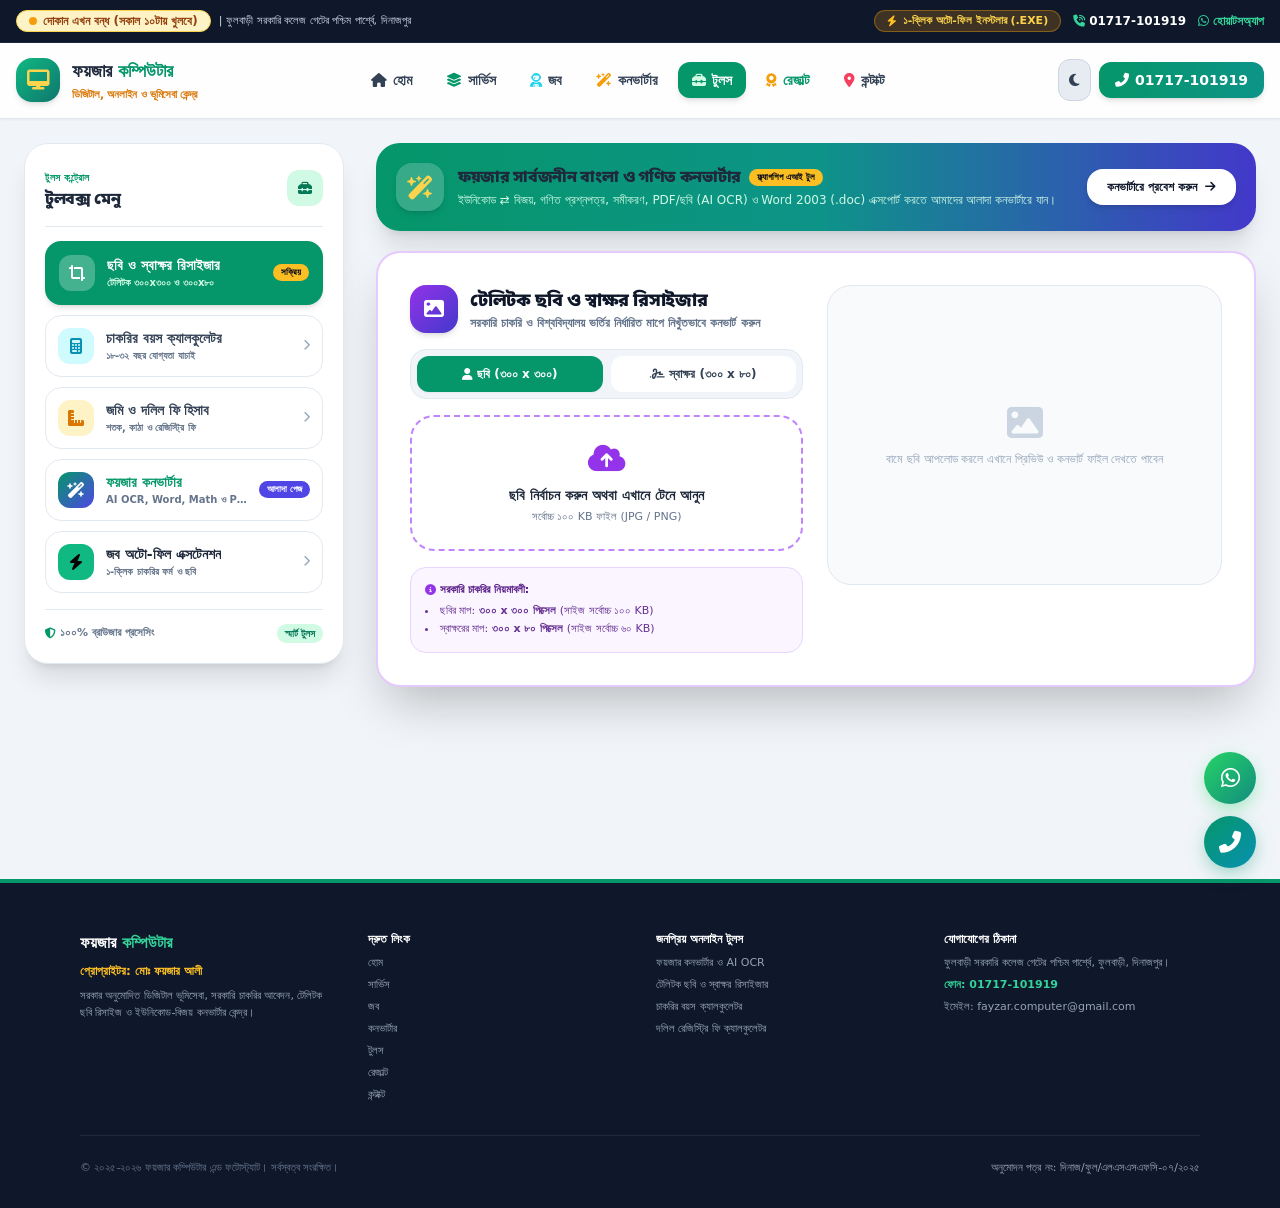
<file: tools.html>
<!DOCTYPE html>
<html lang="bn" class="scroll-smooth">
<head>
  <meta charset="UTF-8">
  <meta name="viewport" content="width=device-width, initial-scale=1.0, maximum-scale=5.0">
  
  <title>অনলাইন স্মার্ট টুলস ও ইউটিলিটি স্যুট | ফয়জার কম্পিউটার</title>
  <meta name="title" content="অনলাইন স্মার্ট টুলস ও ইউটিলিটি স্যুট | ফয়জার কম্পিউটার">
  <meta name="description" content="টেলিটক ৩০০x৩০০ ছবি ও ৩০০x৮০ স্বাক্ষর রিসাইজার, সরকারি চাকরির বয়স ক্যালকুলেটর, শতক/কাঠা জমি ও দলিল রেজিস্ট্রেশন ফি হিসাবের পূর্ণাঙ্গ ফ্রি অনলাইন টুলবক্স।">
  <meta name="keywords" content="টেলিটক ছবি রিসাইজার, ৩০০x৩০০ ছবি রিসাইজ, ৩০০x৮০ স্বাক্ষর রিসাইজ, চাকরির বয়স ক্যালকুলেটর, দলিল রেজিস্ট্রি ফি হিসাব, জমির শতক কাঠা রূপান্তর, ফয়জার টুলস">
  <meta name="author" content="মোঃ ফয়জার আলী">
  <meta name="robots" content="index, follow">
  
  <meta property="og:type" content="website">
  <meta property="og:url" content="https://fayzarcomputer.com.bd/tools.html">
  <meta property="og:title" content="অনলাইন স্মার্ট টুলস ও ইউটিলিটি স্যুট | ফয়জার কম্পিউটার">
  <meta property="og:description" content="টেলিটক ছবি-স্বাক্ষর রিসাইজার, চাকরির বয়স ক্যালকুলেটর ও জমি রেজিস্ট্রি ফি হিসাবের বিশ্বস্ত প্ল্যাটফর্ম।">
  <meta property="og:image" content="https://fayzarcomputer.com.bd/assets/logo.png">
  
  <link rel="canonical" href="https://fayzarcomputer.com.bd/tools.html">
  <link rel="icon" type="image/png" href="assets/logo.png">
  <link rel="apple-touch-icon" href="assets/logo.png">
  <meta name="theme-color" content="#059669">

  <!-- Schema.org WebApplication -->
  <script type="application/ld+json">
  {
    "@context": "https://schema.org",
    "@type": "WebApplication",
    "name": "ফয়জার অনলাইন স্মার্ট টুলস স্যুট",
    "url": "https://fayzarcomputer.com.bd/tools.html",
    "applicationCategory": "UtilitiesApplication",
    "operatingSystem": "All",
    "offers": {
      "@type": "Offer",
      "price": "0",
      "priceCurrency": "BDT"
    },
    "provider": {
      "@type": "LocalBusiness",
      "name": "ফয়জার কম্পিউটার",
      "url": "https://fayzarcomputer.com.bd"
    }
  }
  </script>

  <!-- Google Fonts -->
  <link rel="stylesheet" href="css/google-fonts.css">

  <!-- Tailwind CSS CDN -->
  <script src="js/vendor/tailwindcss.js"></script>
  <script src="js/offline-data.js"></script>
  <script>
    tailwind.config = {
      darkMode: 'class',
      theme: {
        extend: {
          colors: {
            brand: {
              DEFAULT: '#059669',
              soft: '#ecfdf5',
              hover: '#047857',
              deep: '#065f46'
            },
            brandGreen: '#059669',
            brandGreenDark: '#047857',
            brandGreenLight: '#ecfdf5'
          }
        }
      }
    }
  </script>

  <link rel="stylesheet" href="css/font-awesome/all.min.css">
  <link rel="stylesheet" href="css/style.css">

  <script>
    (function() {
      const savedTheme = localStorage.getItem('theme');
      if (savedTheme === 'dark' || (!savedTheme && window.matchMedia('(prefers-color-scheme: dark)').matches)) {
        document.documentElement.classList.add('dark');
      } else {
        document.documentElement.classList.remove('dark');
      }
    })();
  </script>
</head>

<body class="bg-slate-100 dark:bg-[#070c18] text-slate-800 dark:text-slate-100 font-sans antialiased pb-20 lg:pb-0 transition-colors duration-300">

  <!-- Top Announcement Bar -->
  <aside class="bg-slate-900 text-white text-xs py-2.5 px-4 border-b border-slate-800 shadow-sm">
    <div class="container mx-auto max-w-7xl flex flex-col sm:flex-row items-center justify-between gap-2">
      <div class="flex items-center gap-2">
        <div id="shop-status-badge" class="inline-flex items-center gap-1.5 px-3 py-0.5 rounded-full text-xs font-extrabold bg-emerald-100 dark:bg-emerald-950 text-emerald-800 dark:text-emerald-300">
          <span class="w-2 h-2 rounded-full bg-emerald-500 status-dot-open"></span> লোড হচ্ছে...
        </div>
        <span class="text-slate-300 hidden md:inline text-[11px]">| ফুলবাড়ী সরকারি কলেজ গেটের পশ্চিম পার্শ্বে, দিনাজপুর</span>
      </div>
      <div class="flex items-center gap-3 text-xs font-extrabold">
        <a href="downloads/Fayzar-AutoFill-Setup.exe" download="Fayzar-AutoFill-Setup.exe" class="hidden sm:inline-flex items-center gap-1.5 text-amber-300 hover:text-white bg-amber-500/20 border border-amber-500/40 px-3 py-0.5 rounded-full text-[11px] font-extrabold transition">
          <i class="fas fa-bolt text-amber-400"></i> ১-ক্লিক অটো-ফিল ইনস্টলার (.EXE)
        </a>
        <a href="tel:01717101919" class="hover:text-amber-400 flex items-center gap-1 text-white">
          <i class="fas fa-phone-volume text-emerald-400"></i> 01717-101919
        </a>
        <a href="https://wa.me/8801717101919" target="_blank" class="hover:text-emerald-300 flex items-center gap-1 text-emerald-400">
          <i class="fab fa-whatsapp"></i> হোয়াটসঅ্যাপ
        </a>
      </div>
    </div>
  </aside>

  <!-- Sticky Header -->
  <header class="sticky top-0 z-40 glass-header shadow-sm transition-all">
    <div class="container mx-auto max-w-7xl px-4 py-2.5 sm:py-3.5 flex items-center justify-between">
      <a href="index.html" class="flex items-center gap-3 group">
        <div class="w-10 h-10 sm:w-11 sm:h-11 rounded-2xl bg-gradient-to-br from-emerald-500 to-teal-700 p-0.5 shadow-md flex items-center justify-center text-white text-xl group-hover:scale-105 transition">
          <i class="fas fa-desktop text-amber-300"></i>
        </div>
        <div>
          <div class="text-base sm:text-lg font-black text-slate-800 dark:text-white leading-none">
            ফয়জার <span class="text-emerald-600 dark:text-emerald-400">কম্পিউটার</span>
          </div>
          <div class="text-[11px] font-bold text-amber-600 dark:text-amber-400 tracking-tight mt-0.5">
            ডিজিটাল, অনলাইন ও ভূমিসেবা কেন্দ্র
          </div>
        </div>
      </a>

      <!-- Desktop Nav (7 items exact order & names) -->
      <nav class="hidden lg:flex items-center gap-1.5 text-xs xl:text-sm font-bold text-slate-700 dark:text-slate-200">
        <a href="index.html" class="px-3.5 py-2 rounded-xl hover:text-emerald-600 dark:hover:text-emerald-400 hover:bg-slate-200/70 dark:hover:bg-slate-800 transition flex items-center gap-1.5">
          <i class="fas fa-home"></i> হোম
        </a>
        <a href="services.html" class="px-3.5 py-2 rounded-xl hover:text-emerald-600 dark:hover:text-emerald-400 hover:bg-slate-200/70 dark:hover:bg-slate-800 transition flex items-center gap-1.5">
          <i class="fas fa-layer-group text-emerald-600"></i> সার্ভিস
        </a>
        <a href="portal.html" class="px-3.5 py-2 rounded-xl hover:text-emerald-600 dark:hover:text-emerald-400 hover:bg-slate-200/70 dark:hover:bg-slate-800 transition flex items-center gap-1.5 relative">
          <i class="fas fa-user-astronaut text-cyan-400"></i> 
          <span>জব</span>
        </a>
        <a href="converter.html" class="px-3.5 py-2 rounded-xl hover:text-emerald-600 dark:hover:text-emerald-400 hover:bg-slate-200/70 dark:hover:bg-slate-800 transition flex items-center gap-1.5">
          <i class="fas fa-wand-magic-sparkles text-amber-500"></i> কনভার্টার
        </a>
        <a href="tools.html" class="px-3.5 py-2 rounded-xl text-white bg-emerald-600 dark:bg-emerald-600 flex items-center gap-1.5 shadow-md font-extrabold">
          <i class="fas fa-toolbox text-emerald-100"></i> টুলস
        </a>
        <a href="results.html" class="px-3.5 py-2 rounded-xl hover:text-emerald-600 dark:hover:text-emerald-400 hover:bg-slate-200/70 dark:hover:bg-slate-800 transition flex items-center gap-1.5 text-emerald-600 dark:text-emerald-400 font-extrabold relative">
          <i class="fas fa-award text-amber-500"></i>
          <span>রেজাল্ট</span>
        </a>
        <a href="contact.html" class="px-3.5 py-2 rounded-xl hover:text-emerald-600 dark:hover:text-emerald-400 hover:bg-slate-200/70 dark:hover:bg-slate-800 transition flex items-center gap-1.5">
          <i class="fas fa-location-dot text-rose-500"></i> কন্টাক্ট
        </a>
      </nav>

      <!-- Day/Night & Action -->
      <div class="flex items-center gap-2">
        <button id="theme-toggle-btn" type="button" aria-label="ডার্ক বা লাইট মোড পরিবর্তন করুন" title="ডার্ক/লাইট মোড" class="p-2.5 rounded-xl bg-slate-200/80 dark:bg-slate-800/80 hover:bg-slate-300 dark:hover:bg-slate-700 text-slate-700 dark:text-amber-300 transition flex items-center justify-center shadow-xs border border-slate-300 dark:border-slate-700/60">
          <i class="fas fa-moon text-sm dark:hidden" aria-hidden="true"></i>
          <i class="fas fa-sun text-sm hidden dark:inline-block text-amber-400" aria-hidden="true"></i>
        </button>
        <a href="tel:01717101919" aria-label="সরাসরি কল করুন 01717-101919 নম্বরে" class="hidden sm:inline-flex items-center gap-1.5 bg-gradient-to-r from-emerald-600 to-teal-600 hover:from-emerald-700 hover:to-teal-700 text-white text-xs sm:text-sm font-extrabold px-4 py-2 rounded-xl shadow-md transition">
          <i class="fas fa-phone-alt" aria-hidden="true"></i> <span>01717-101919</span>
        </a>
        <button id="mobile-menu-toggle" type="button" aria-label="মোবাইল নেভিগেশন মেনু খুলুন" title="মেনু" class="lg:hidden p-2.5 rounded-xl bg-slate-200 dark:bg-slate-800 text-slate-700 dark:text-slate-200">
          <i class="fas fa-bars text-base" aria-hidden="true"></i>
        </button>
      </div>
    </div>

    <!-- Mobile Drawer -->
    <div id="mobile-drawer" class="hidden lg:hidden bg-white/95 dark:bg-slate-900/95 backdrop-blur-md border-t border-slate-200 dark:border-slate-800 px-4 py-4 space-y-2 shadow-2xl">
      <a href="index.html" class="block py-2.5 px-3 rounded-xl text-sm font-bold text-slate-800 dark:text-slate-100 hover:bg-slate-100 dark:hover:bg-slate-800 flex items-center gap-2">
        <i class="fas fa-home w-5"></i> হোম
      </a>
      <a href="services.html" class="block py-2.5 px-3 rounded-xl text-sm font-bold text-slate-800 dark:text-slate-100 hover:bg-slate-100 dark:hover:bg-slate-800 flex items-center gap-2">
        <i class="fas fa-layer-group text-emerald-600 w-5"></i> সার্ভিস
      </a>
      <a href="portal.html" class="block py-2.5 px-3 rounded-xl text-sm font-bold text-slate-800 dark:text-slate-100 hover:bg-slate-100 dark:hover:bg-slate-800 flex items-center gap-2 relative">
        <i class="fas fa-user-astronaut text-cyan-400 w-5"></i> জব
        <span class="text-[9px] px-1.5 py-0.2 rounded-full bg-amber-400 text-slate-950 font-black ml-auto">নতুন</span>
      </a>
      <a href="converter.html" class="block py-2.5 px-3 rounded-xl text-sm font-bold text-slate-800 dark:text-slate-100 hover:bg-slate-100 dark:hover:bg-slate-800 flex items-center gap-2">
        <i class="fas fa-wand-magic-sparkles text-amber-500 w-5"></i> কনভার্টার
      </a>
      <a href="tools.html" class="block py-2.5 px-3 rounded-xl text-sm font-bold bg-emerald-600 text-white flex items-center gap-2">
        <i class="fas fa-toolbox text-emerald-100 w-5"></i> টুলস
      </a>
      <a href="results.html" class="block py-2.5 px-3 rounded-xl text-sm font-bold text-emerald-600 dark:text-emerald-400 bg-emerald-50 dark:bg-emerald-950/40 hover:bg-emerald-100 flex items-center gap-2">
        <i class="fas fa-award text-amber-500 w-5"></i> রেজাল্ট
      </a>
      <a href="contact.html" class="block py-2.5 px-3 rounded-xl text-sm font-bold text-slate-800 dark:text-slate-100 hover:bg-slate-100 dark:hover:bg-slate-800 flex items-center gap-2">
        <i class="fas fa-location-dot text-rose-500 w-5"></i> কন্টাক্ট
      </a>
      <div class="pt-3 grid grid-cols-2 gap-2 border-t border-slate-100 dark:border-slate-800">
        <a href="tel:01717101919" class="bg-emerald-600 hover:bg-emerald-700 text-white font-bold text-center py-2.5 rounded-xl text-xs flex items-center justify-center gap-1.5 shadow-xs">
          <i class="fas fa-phone-alt"></i> কল করুন
        </a>
        <a href="https://wa.me/8801717101919" target="_blank" class="bg-emerald-700 hover:bg-emerald-800 text-white font-bold text-center py-2.5 rounded-xl text-xs flex items-center justify-center gap-1.5 shadow-xs">
          <i class="fab fa-whatsapp"></i> হোয়াটসঅ্যাপ
        </a>
      </div>
    </div>
  </header>

  <!-- Tools Main Container -->
  <section class="py-4 sm:py-6 px-2.5 sm:px-6 bg-slate-100/70 dark:bg-[#070c18] min-h-[calc(100vh-140px)]">
    <div class="container mx-auto max-w-7xl">
      <div class="flex flex-row gap-2.5 sm:gap-4 lg:gap-8 items-start">
        
        <!-- Left Tool Switcher Sidebar -->
        <aside class="w-14 sm:w-16 lg:w-72 xl:w-80 flex-shrink-0 sticky top-20 sm:top-24 z-30 transition-all duration-200">
          <div class="bg-white dark:bg-[#131d31] rounded-2xl sm:rounded-3xl p-1.5 sm:p-2 lg:p-5 shadow-xl border border-slate-200 dark:border-slate-700/80 backdrop-blur-md">
            
            <!-- Sidebar Header -->
            <div class="flex items-center justify-center lg:justify-between pb-2 lg:pb-3.5 mb-2 lg:mb-3.5 border-b border-slate-200 dark:border-slate-700">
              <div class="hidden lg:block">
                <span class="text-[10px] font-black uppercase tracking-wider text-emerald-600 dark:text-emerald-400">টুলস কন্ট্রোল</span>
                <h2 class="text-base font-black text-slate-800 dark:text-white">টুলবক্স মেনু</h2>
              </div>
              <span class="w-8 h-8 sm:w-9 sm:h-9 rounded-xl bg-emerald-100 dark:bg-emerald-950 text-emerald-700 dark:text-emerald-300 flex items-center justify-center text-xs sm:text-sm font-bold shadow-xs" title="টুলবক্স মেনু">
                <i class="fas fa-toolbox"></i>
              </span>
            </div>

            <!-- Vertical Tab Buttons -->
            <nav class="flex flex-col gap-2 sm:gap-2.5" role="tablist">
              
              <!-- ১. ছবি ও স্বাক্ষর রিসাইজার (Active Default) -->
              <button data-tool-tab="resizer" type="button" role="tab" aria-selected="true" title="ছবি ও স্বাক্ষর রিসাইজার (টেলিটক ৩০০x৩০০ ও ৩০০x৮০)" class="tool-switch-btn active w-10 h-10 sm:w-11 sm:h-11 lg:w-full lg:h-auto mx-auto lg:mx-0 p-0 lg:p-3 rounded-xl lg:rounded-2xl transition-all flex items-center justify-center lg:justify-between gap-3 shadow-md bg-emerald-600 text-white border-2 border-emerald-600 group relative cursor-pointer">
                <div class="flex items-center gap-2.5 lg:gap-3 min-w-0">
                  <span class="tool-tab-icon-badge w-7 h-7 sm:w-8 sm:h-8 lg:w-9 lg:h-9 rounded-lg lg:rounded-xl bg-white/25 text-white flex items-center justify-center text-xs sm:text-sm lg:text-base flex-shrink-0">
                    <i class="fa-solid fa-crop-simple"></i>
                  </span>
                  <div class="min-w-0 hidden lg:block text-left">
                    <div class="text-xs sm:text-sm font-black truncate">ছবি ও স্বাক্ষর রিসাইজার</div>
                    <div class="text-[10px] text-emerald-100 truncate font-semibold">টেলিটক ৩০০x৩০০ ও ৩০০x৮০</div>
                  </div>
                </div>
                <span class="px-2 py-0.5 rounded-full text-[9px] font-black bg-amber-400 text-slate-950 flex-shrink-0 shadow-xs hidden lg:inline-flex">সক্রিয়</span>
              </button>

              <!-- ২. চাকরির বয়স ক্যালকুলেটর -->
              <button data-tool-tab="age" type="button" role="tab" aria-selected="false" title="চাকরির বয়স ক্যালকুলেটর (১৮-৩২ বছর যোগ্যতা যাচাই)" class="tool-switch-btn w-10 h-10 sm:w-11 sm:h-11 lg:w-full lg:h-auto mx-auto lg:mx-0 p-0 lg:p-3 rounded-xl lg:rounded-2xl transition-all flex items-center justify-center lg:justify-between gap-3 bg-white dark:bg-[#1a263d] text-slate-700 dark:text-slate-200 border border-slate-200 dark:border-slate-600/80 hover:bg-slate-100 dark:hover:bg-[#23324f] shadow-2xs group relative cursor-pointer">
                <div class="flex items-center gap-2.5 lg:gap-3 min-w-0">
                  <span class="tool-tab-icon-badge w-7 h-7 sm:w-8 sm:h-8 lg:w-9 lg:h-9 rounded-lg lg:rounded-xl bg-cyan-100 dark:bg-cyan-950 text-cyan-600 dark:text-cyan-400 flex items-center justify-center text-xs sm:text-sm lg:text-base flex-shrink-0">
                    <i class="fa-solid fa-calculator"></i>
                  </span>
                  <div class="min-w-0 hidden lg:block text-left">
                    <div class="text-xs sm:text-sm font-black truncate">চাকরির বয়স ক্যালকুলেটর</div>
                    <div class="text-[10px] text-slate-500 dark:text-slate-400 truncate font-semibold">১৮-৩২ বছর যোগ্যতা যাচাই</div>
                  </div>
                </div>
                <i class="fas fa-chevron-right text-[11px] text-slate-400 hidden lg:inline-flex"></i>
              </button>

              <!-- ৩. জমি ও দলিল ফি হিসাব -->
              <button data-tool-tab="land" type="button" role="tab" aria-selected="false" title="জমি ও দলিল ফি হিসাব (শতক, কাঠা ও রেজিস্ট্রি ফি)" class="tool-switch-btn w-10 h-10 sm:w-11 sm:h-11 lg:w-full lg:h-auto mx-auto lg:mx-0 p-0 lg:p-3 rounded-xl lg:rounded-2xl transition-all flex items-center justify-center lg:justify-between gap-3 bg-white dark:bg-[#1a263d] text-slate-700 dark:text-slate-200 border border-slate-200 dark:border-slate-600/80 hover:bg-slate-100 dark:hover:bg-[#23324f] shadow-2xs group relative cursor-pointer">
                <div class="flex items-center gap-2.5 lg:gap-3 min-w-0">
                  <span class="tool-tab-icon-badge w-7 h-7 sm:w-8 sm:h-8 lg:w-9 lg:h-9 rounded-lg lg:rounded-xl bg-amber-100 dark:bg-amber-950 text-amber-600 dark:text-amber-400 flex items-center justify-center text-xs sm:text-sm lg:text-base flex-shrink-0">
                    <i class="fa-solid fa-ruler-combined"></i>
                  </span>
                  <div class="min-w-0 hidden lg:block text-left">
                    <div class="text-xs sm:text-sm font-black truncate">জমি ও দলিল ফি হিসাব</div>
                    <div class="text-[10px] text-slate-500 dark:text-slate-400 truncate font-semibold">শতক, কাঠা ও রেজিস্ট্রি ফি</div>
                  </div>
                </div>
                <i class="fas fa-chevron-right text-[11px] text-slate-400 hidden lg:inline-flex"></i>
              </button>

              <!-- ৪. ফয়জার কনভার্টার পেজ লিংক -->
              <a href="converter.html" title="ফয়জার সার্বজনীন কনভার্টার (AI OCR, PDF, ওয়ার্ড, এক্সেল ও গণিত প্রশ্নপত্র)" class="tool-switch-btn w-10 h-10 sm:w-11 sm:h-11 lg:w-full lg:h-auto mx-auto lg:mx-0 p-0 lg:p-3 rounded-xl lg:rounded-2xl transition-all flex items-center justify-center lg:justify-between gap-3 bg-gradient-to-r from-emerald-500/10 to-indigo-500/10 border-2 border-emerald-500/40 text-slate-800 dark:text-emerald-300 hover:border-emerald-500 shadow-2xs group relative cursor-pointer">
                <div class="flex items-center gap-2.5 lg:gap-3 min-w-0">
                  <span class="tool-tab-icon-badge w-7 h-7 sm:w-8 sm:h-8 lg:w-9 lg:h-9 rounded-lg lg:rounded-xl bg-gradient-to-br from-emerald-600 to-indigo-600 text-white flex items-center justify-center text-xs sm:text-sm lg:text-base flex-shrink-0 font-black">
                    <i class="fas fa-wand-magic-sparkles"></i>
                  </span>
                  <div class="min-w-0 hidden lg:block text-left">
                    <div class="text-xs sm:text-sm font-black truncate text-emerald-600 dark:text-emerald-400">ফয়জার কনভার্টার</div>
                    <div class="text-[10px] text-slate-500 dark:text-slate-400 truncate font-semibold">AI OCR, Word, Math ও PDF</div>
                  </div>
                </div>
                <span class="px-2 py-0.5 rounded-full text-[9px] font-black bg-indigo-600 text-white flex-shrink-0 shadow-xs hidden lg:inline-flex">আলাদা পেজ</span>
              </a>

              <!-- ৫. ফয়জার জব অটো-ফিল এক্সটেনশন -->
              <a href="portal.html" title="ফয়জার জব অটো-ফিল এক্সটেনশন (১-ক্লিকে চাকরির আবেদন)" class="tool-switch-btn w-10 h-10 sm:w-11 sm:h-11 lg:w-full lg:h-auto mx-auto lg:mx-0 p-0 lg:p-3 rounded-xl lg:rounded-2xl transition-all flex items-center justify-center lg:justify-between gap-3 bg-slate-50 dark:bg-[#1a263d] border border-slate-200 dark:border-slate-700 text-slate-800 dark:text-slate-200 hover:border-emerald-500 shadow-2xs group relative cursor-pointer">
                <div class="flex items-center gap-2.5 lg:gap-3 min-w-0">
                  <span class="tool-tab-icon-badge w-7 h-7 sm:w-8 sm:h-8 lg:w-9 lg:h-9 rounded-lg lg:rounded-xl bg-emerald-500 text-black flex items-center justify-center text-xs sm:text-sm lg:text-base flex-shrink-0 font-black">
                    <i class="fa-solid fa-bolt"></i>
                  </span>
                  <div class="min-w-0 hidden lg:block text-left">
                    <div class="text-xs sm:text-sm font-black truncate text-slate-800 dark:text-slate-100">জব অটো-ফিল এক্সটেনশন</div>
                    <div class="text-[10px] text-slate-500 dark:text-slate-400 truncate font-semibold">১-ক্লিক চাকরির ফর্ম ও ছবি</div>
                  </div>
                </div>
                <i class="fas fa-chevron-right text-[11px] text-slate-400 hidden lg:inline-flex"></i>
              </a>


            </nav>

            <div class="mt-4 pt-3.5 border-t border-slate-200 dark:border-slate-700 hidden lg:flex items-center justify-between text-[11px] font-bold text-slate-500 dark:text-slate-400">
              <span class="flex items-center gap-1">
                <i class="fas fa-shield-halved text-emerald-600"></i> ১০০% ব্রাউজার প্রসেসিং
              </span>
              <span class="px-2 py-0.5 rounded-full bg-emerald-100 dark:bg-emerald-950 text-emerald-700 dark:text-emerald-300 font-extrabold text-[10px]">
                স্মার্ট টুলস
              </span>
            </div>

          </div>
        </aside>

        <!-- Center Active Tool Workspace -->
        <main class="flex-1 w-full min-w-0">

          <!-- Promotional Banner for Standalone Converter Page -->
          <div class="mb-5 p-4 sm:p-5 rounded-3xl bg-gradient-to-r from-emerald-600 via-teal-600 to-indigo-700 text-white shadow-xl flex flex-col sm:flex-row items-center justify-between gap-4">
            <div class="flex items-center gap-3.5">
              <div class="w-12 h-12 rounded-2xl bg-white/20 backdrop-blur-md flex items-center justify-center text-2xl font-bold shadow-md flex-shrink-0">
                <i class="fa-solid fa-wand-magic-sparkles text-amber-300"></i>
              </div>
              <div>
                <div class="flex items-center gap-2 flex-wrap">
                  <h2 class="text-sm sm:text-base font-black">ফয়জার সার্বজনীন বাংলা ও গণিত কনভার্টার</h2>
                  <span class="px-2 py-0.5 rounded-full text-[9px] font-black bg-amber-400 text-slate-950">ফ্ল্যাগশিপ এআই টুল</span>
                </div>
                <p class="text-xs text-emerald-100 font-medium mt-0.5">
                  ইউনিকোড ⇄ বিজয়, গণিত প্রশ্নপত্র, সমীকরণ, PDF/ছবি (AI OCR) ও Word 2003 (.doc) এক্সপোর্ট করতে আমাদের আলাদা কনভার্টারে যান।
                </p>
              </div>
            </div>
            <a href="converter.html" class="px-5 py-2.5 rounded-2xl bg-white text-slate-900 hover:bg-emerald-50 text-xs font-black shadow-md transition whitespace-nowrap flex items-center gap-2 self-stretch sm:self-auto justify-center cursor-pointer transform hover:-translate-y-0.5">
              <span>কনভার্টারে প্রবেশ করুন</span> <i class="fa-solid fa-arrow-right"></i>
            </a>
          </div>

          <!-- =====================================================================
               টুল ১: টেলিটক ছবি ও স্বাক্ষর রিসাইজার (Photo & Signature Resizer - Default Active)
               ===================================================================== -->
          <div id="panel-resizer" class="tool-content-panel bg-white dark:bg-[#131d31] rounded-3xl p-6 sm:p-8 shadow-2xl border-2 border-purple-500/30">
            <div class="flex flex-col md:flex-row items-start justify-between gap-6">
              
              <div class="w-full md:w-1/2 space-y-4">
                <div class="flex items-center gap-3">
                  <span class="w-12 h-12 rounded-2xl bg-gradient-to-br from-purple-600 to-indigo-700 text-white flex items-center justify-center font-bold text-xl shadow-md">
                    <i class="fas fa-image"></i>
                  </span>
                  <div>
                    <h1 class="text-base sm:text-lg font-black text-slate-900 dark:text-white">টেলিটক ছবি ও স্বাক্ষর রিসাইজার</h1>
                    <p class="text-xs text-slate-500 dark:text-slate-400 font-semibold">সরকারি চাকরি ও বিশ্ববিদ্যালয় ভর্তির নির্ধারিত মাপে নিখুঁতভাবে কনভার্ট করুন</p>
                  </div>
                </div>

                <!-- Mode Selector -->
                <div class="grid grid-cols-2 gap-2 bg-slate-100 dark:bg-slate-700/60 p-1.5 rounded-2xl border border-slate-200 dark:border-slate-600">
                  <button id="resizer-photo-mode" class="py-2.5 px-3 rounded-xl font-extrabold text-xs bg-emerald-600 text-white transition flex items-center justify-center gap-1 shadow-sm">
                    <i class="fas fa-user"></i> ছবি (৩০০ x ৩০০)
                  </button>
                  <button id="resizer-sig-mode" class="py-2.5 px-3 rounded-xl font-bold text-xs bg-white dark:bg-[#1a263d] text-slate-700 dark:text-slate-200 transition flex items-center justify-center gap-1">
                    <i class="fas fa-signature"></i> স্বাক্ষর (৩০০ x ৮০)
                  </button>
                </div>

                <!-- File Input Drag-Drop Box -->
                <div class="border-2 border-dashed border-purple-400 dark:border-purple-600 rounded-3xl p-6 text-center cursor-pointer hover:bg-purple-50/50 dark:hover:bg-purple-950/20 transition relative">
                  <input type="file" id="resizer-file-input" accept="image/*" class="absolute inset-0 w-full h-full opacity-0 cursor-pointer">
                  <div class="text-purple-600 dark:text-purple-400 text-3xl mb-2">
                    <i class="fas fa-cloud-upload-alt"></i>
                  </div>
                  <div class="text-xs sm:text-sm font-bold text-slate-800 dark:text-slate-200">ছবি নির্বাচন করুন অথবা এখানে টেনে আনুন</div>
                  <div class="text-[11px] text-slate-500 mt-1">সর্বোচ্চ ১০০ KB ফাইল (JPG / PNG)</div>
                </div>

                <!-- Guidance Info Box -->
                <div class="p-3.5 rounded-2xl bg-purple-50 dark:bg-purple-950/40 border border-purple-200 dark:border-purple-800 text-[11px] text-purple-900 dark:text-purple-200 space-y-1">
                  <div class="font-bold flex items-center gap-1">
                    <i class="fas fa-info-circle text-purple-600"></i> সরকারি চাকরির নিয়মাবলী:
                  </div>
                  <ul class="list-disc list-inside space-y-0.5 opacity-90">
                    <li>ছবির মাপ: <strong>৩০০ x ৩০০ পিক্সেল</strong> (সাইজ সর্বোচ্চ ১০০ KB)</li>
                    <li>স্বাক্ষরের মাপ: <strong>৩০০ x ৮০ পিক্সেল</strong> (সাইজ সর্বোচ্চ ৬০ KB)</li>
                  </ul>
                </div>
              </div>

              <!-- Output & Canvas Box -->
              <div class="w-full md:w-1/2 flex flex-col items-center justify-center space-y-4 bg-slate-50 dark:bg-[#162238] p-6 rounded-3xl border border-slate-200 dark:border-slate-700 min-h-[300px]">
                <div id="resizer-placeholder-box" class="text-center text-slate-400 space-y-2">
                  <i class="fas fa-image text-4xl text-slate-300 dark:text-slate-600"></i>
                  <p class="text-xs">বামে ছবি আপলোড করলে এখানে প্রিভিউ ও কনভার্ট ফাইল দেখতে পাবেন</p>
                </div>

                <div id="resizer-output-box" class="hidden flex-col items-center space-y-3 w-full">
                  <div class="p-2 bg-white dark:bg-[#1a263d] rounded-2xl shadow-md border border-slate-200 dark:border-slate-600">
                    <canvas id="resizer-canvas" class="max-w-full rounded-xl border border-slate-300 dark:border-slate-700"></canvas>
                  </div>
                  <div id="resizer-info-text" class="text-xs font-bold text-emerald-600 dark:text-emerald-400"></div>
                  <button id="resizer-download-btn" class="w-full py-3 px-4 rounded-xl bg-gradient-to-r from-purple-600 to-indigo-600 hover:from-purple-700 hover:to-indigo-700 text-white font-bold text-xs shadow-lg transition flex items-center justify-center gap-2">
                    <i class="fas fa-download"></i> <span id="resizer-target-dim">৩০০ x ৩০০</span> সাইজের ছবি ডাউনলোড করুন
                  </button>
                </div>
              </div>

            </div>
          </div>

          <!-- =====================================================================
               টুল ২: সরকারি চাকরির বয়স ক্যালকুলেটর (Age Calculator)
               ===================================================================== -->
          <div id="panel-age" class="tool-content-panel hidden bg-white dark:bg-[#131d31] rounded-3xl p-6 sm:p-8 shadow-2xl border-2 border-cyan-500/30">
            <div class="flex items-center gap-3 mb-6">
              <span class="w-12 h-12 rounded-2xl bg-gradient-to-br from-cyan-500 to-blue-600 text-white flex items-center justify-center font-bold text-xl shadow-md">
                <i class="fas fa-calculator"></i>
              </span>
              <div>
                <h3 class="text-base sm:text-lg font-black text-slate-900 dark:text-white">সরকারি চাকরির বয়স ক্যালকুলেটর</h3>
                <p class="text-xs text-slate-500 dark:text-slate-400 font-semibold">বিজ্ঞপ্তির নির্দিষ্ট তারিখে আপনার বয়স ও আবেদন যোগ্যতা যাচাই করুন</p>
              </div>
            </div>

            <div class="grid grid-cols-1 md:grid-cols-2 gap-6">
              <div class="space-y-4">
                <div>
                  <label for="birth-date" class="block text-xs font-bold text-slate-700 dark:text-slate-300 mb-1">আপনার জন্ম তারিখ (Birth Date)</label>
                  <input type="date" id="birth-date" class="w-full px-4 py-3 bg-slate-50 dark:bg-[#162238] border-2 border-slate-300 dark:border-slate-600 rounded-2xl text-xs font-bold focus:outline-none focus:border-cyan-500">
                </div>
                <div>
                  <label for="target-date" class="block text-xs font-bold text-slate-700 dark:text-slate-300 mb-1">বিজ্ঞপ্তির নির্ধারিত তারিখ (Target Date)</label>
                  <input type="date" id="target-date" class="w-full px-4 py-3 bg-slate-50 dark:bg-[#162238] border-2 border-slate-300 dark:border-slate-600 rounded-2xl text-xs font-bold focus:outline-none focus:border-cyan-500">
                </div>
                <div>
                  <label for="quota-select" class="block text-xs font-bold text-slate-700 dark:text-slate-300 mb-1">কোটা বা বিশেষ সুবিধা</label>
                  <select id="quota-select" class="w-full px-4 py-3 bg-slate-50 dark:bg-[#162238] border-2 border-slate-300 dark:border-slate-600 rounded-2xl text-xs font-bold focus:outline-none focus:border-cyan-500">
                    <option value="general">সাধারণ প্রার্থী (১৮ থেকে ৩২ বছর)</option>
                    <option value="freedom">বীর মুক্তিযোদ্ধা / শহীদ মুক্তিযোদ্ধার সন্তান (১৮ থেকে ৩২ বছর)</option>
                    <option value="disabled">প্রতিবন্ধী প্রার্থী (১৮ থেকে ৩২ বছর)</option>
                  </select>
                </div>
                <button type="button" onclick="calculateAgeNow()" class="w-full py-3.5 px-4 bg-gradient-to-r from-cyan-600 to-blue-600 hover:from-cyan-700 hover:to-blue-700 text-white rounded-2xl font-bold text-xs shadow-lg transition">
                  <i class="fas fa-check-circle mr-1"></i> বয়স হিসাব ও যোগ্যতা যাচাই করুন
                </button>
              </div>

              <!-- Result Output Box -->
              <div id="age-result-box" class="bg-gradient-to-br from-slate-50 to-cyan-50/40 dark:from-[#162238] dark:to-[#131d31] p-6 rounded-3xl border-2 border-cyan-400/30 flex flex-col justify-center items-center text-center">
                <div class="text-slate-400 text-xs mb-2">নির্দিষ্ট তারিখে আপনার সঠিক বয়স:</div>
                <div id="age-exact-output" class="text-xl sm:text-2xl font-black text-slate-800 dark:text-white font-mono mb-3">
                  -- বছর -- মাস -- দিন
                </div>
                <div id="age-eligibility-badge" class="px-4 py-1.5 rounded-full text-xs font-extrabold bg-slate-200 dark:bg-slate-700 text-slate-700 dark:text-slate-300">
                  তারিখ প্রবেশ করিয়ে বাটন চাপুন
                </div>
              </div>
            </div>
          </div>

          <!-- =====================================================================
               টুল ৩: জমি ও দলিল রেজিস্ট্রি ফি ক্যালকুলেটর (Land & Deed Calculator)
               ===================================================================== -->
          <div id="panel-land" class="tool-content-panel hidden bg-white dark:bg-[#131d31] rounded-3xl p-6 sm:p-8 shadow-2xl border-2 border-amber-500/30">
            <div class="flex items-center gap-3 mb-6">
              <span class="w-12 h-12 rounded-2xl bg-gradient-to-br from-amber-500 to-orange-600 text-white flex items-center justify-center font-bold text-xl shadow-md">
                <i class="fas fa-ruler-combined"></i>
              </span>
              <div>
                <h3 class="text-base sm:text-lg font-black text-slate-900 dark:text-white">জমি পরিমাপ ও দলিল রেজিস্ট্রি ফি হিসাব</h3>
                <p class="text-xs text-slate-500 dark:text-slate-400 font-semibold">শতক, কাঠা, বিঘা, একর রূপান্তর ও দলিলের সরকারি খরচ যাচাই</p>
              </div>
            </div>

            <!-- Land Unit Converter -->
            <div class="space-y-4 mb-6">
              <div class="text-xs font-bold text-slate-700 dark:text-slate-300">১. জমির ক্ষেত্রফল ইউনিট রূপান্তর:</div>
              <div class="grid grid-cols-2 sm:grid-cols-4 gap-3">
                <div class="bg-slate-50 dark:bg-[#162238] p-4 rounded-2xl border-2 border-amber-200 dark:border-slate-700/80 shadow-sm">
                  <label for="conv-sqft" class="block text-xs font-black text-amber-700 dark:text-amber-400 mb-1">বর্গফুট (Sq Ft)</label>
                  <input type="number" id="conv-sqft" placeholder="৪৩৫.৬" class="w-full bg-white dark:bg-[#1a263d] px-3.5 py-2.5 border-2 border-slate-300 dark:border-slate-600 rounded-xl text-xs font-bold focus:outline-none">
                </div>
                <div class="bg-slate-50 dark:bg-[#162238] p-4 rounded-2xl border-2 border-emerald-200 dark:border-slate-700/80 shadow-sm">
                  <label for="conv-shotok" class="block text-xs font-black text-emerald-700 dark:text-emerald-400 mb-1">শতক / ডেসিমেল</label>
                  <input type="number" id="conv-shotok" placeholder="১" class="w-full bg-white dark:bg-[#1a263d] px-3.5 py-2.5 border-2 border-slate-300 dark:border-slate-600 rounded-xl text-xs font-bold focus:outline-none">
                </div>
                <div class="bg-slate-50 dark:bg-[#162238] p-4 rounded-2xl border-2 border-cyan-200 dark:border-slate-700/80 shadow-sm">
                  <label for="conv-katha" class="block text-xs font-black text-cyan-700 dark:text-cyan-400 mb-1">কাঠা (Katha)</label>
                  <input type="number" id="conv-katha" placeholder="০.৬" class="w-full bg-white dark:bg-[#1a263d] px-3.5 py-2.5 border-2 border-slate-300 dark:border-slate-600 rounded-xl text-xs font-bold focus:outline-none">
                </div>
                <div class="bg-slate-50 dark:bg-[#162238] p-4 rounded-2xl border-2 border-purple-200 dark:border-slate-700/80 shadow-sm">
                  <label for="conv-acre" class="block text-xs font-black text-purple-700 dark:text-purple-400 mb-1">একর (Acre)</label>
                  <input type="number" id="conv-acre" placeholder="০.০১" class="w-full bg-white dark:bg-[#1a263d] px-3.5 py-2.5 border-2 border-slate-300 dark:border-slate-600 rounded-xl text-xs font-bold focus:outline-none">
                </div>
              </div>
            </div>

            <!-- Deed Registry Calculator -->
            <div class="pt-4 border-t border-slate-200 dark:border-slate-700/80">
              <div class="flex items-center gap-3 mb-3">
                <span class="w-12 h-12 rounded-2xl bg-gradient-to-br from-emerald-500 to-teal-700 text-white flex items-center justify-center font-bold text-xl shadow-md">
                  <i class="fas fa-file-contract"></i>
                </span>
                <div>
                  <h3 class="text-base font-black text-slate-900 dark:text-white">দলিল রেজিস্ট্রি ও স্ট্যাম্প ফি হিসাব</h3>
                  <p class="text-xs text-slate-500 dark:text-slate-400 font-semibold">সাফ-কবলা, হেবা ও বণ্টননামা দলিলের সরকারি খরচের আনুমানিক হিসাব</p>
                </div>
              </div>

              <div class="grid grid-cols-1 sm:grid-cols-3 gap-3.5 mb-4">
                <div>
                  <label for="deed-type" class="block text-xs font-bold text-slate-700 dark:text-slate-300 mb-1">দলিলের ধরণ</label>
                  <select id="deed-type" onchange="calculateDeedFees()" class="w-full px-3.5 py-2.5 bg-slate-50 dark:bg-[#162238] border-2 border-slate-300 dark:border-slate-600 rounded-xl text-xs font-bold focus:outline-none">
                    <option value="saf-kabala">সাফ-কবলা (বিক্রয় দলিল)</option>
                    <option value="heba">হেবা / দানপত্র (রক্তের সম্পর্কে)</option>
                    <option value="partition">বণ্টননামা দলিল (Partition)</option>
                    <option value="mortgage">ব্যাংক বন্ধকী দলিল (Mortgage)</option>
                  </select>
                </div>
                <div>
                  <label for="deed-area" class="block text-xs font-bold text-slate-700 dark:text-slate-300 mb-1">এলাকার ধরণ</label>
                  <select id="deed-area" onchange="calculateDeedFees()" class="w-full px-3.5 py-2.5 bg-slate-50 dark:bg-[#162238] border-2 border-slate-300 dark:border-slate-600 rounded-xl text-xs font-bold focus:outline-none">
                    <option value="paurashava">ফুলবাড়ী পৌরসভা এলাকা</option>
                    <option value="union">ইউনিয়ন পরিষদ এলাকা (গ্রাম)</option>
                    <option value="city">সিটি কর্পোরেশন / জেলা সদর</option>
                  </select>
                </div>
                <div>
                  <label for="deed-value" class="block text-xs font-bold text-slate-700 dark:text-slate-300 mb-1">দলিল মূল্য (টাকা)</label>
                  <input type="number" id="deed-value" value="500000" oninput="calculateDeedFees()" class="w-full px-3.5 py-2.5 bg-slate-50 dark:bg-[#162238] border-2 border-slate-300 dark:border-slate-600 rounded-xl text-xs font-bold focus:outline-none">
                </div>
              </div>

              <div class="bg-slate-900 text-white p-5 rounded-3xl shadow-2xl border-2 border-slate-800">
                <div class="flex items-center justify-between mb-3 border-b border-slate-800 pb-2.5">
                  <span class="text-xs text-slate-300 font-bold">আনুমানিক মোট সরকারি খরচ:</span>
                  <span id="fee-total" class="text-2xl sm:text-3xl font-black text-amber-300 font-mono">৪৩,১৫০ ৳</span>
                </div>
                <div class="grid grid-cols-2 sm:grid-cols-4 gap-3 text-xs text-slate-400">
                  <div class="bg-slate-800/80 p-2.5 rounded-xl">রেজিস্ট্রেশন ফি (১%): <span id="fee-reg" class="text-white font-bold block mt-1 font-mono text-sm">৫,০০০ ৳</span></div>
                  <div class="bg-slate-800/80 p-2.5 rounded-xl">স্ট্যাম্প শুল্ক (১.৫%): <span id="fee-stamp" class="text-white font-bold block mt-1 font-mono text-sm">৭,৫০০ ৳</span></div>
                  <div class="bg-slate-800/80 p-2.5 rounded-xl">স্থানীয় সরকার কর (৩%): <span id="fee-local" class="text-white font-bold block mt-1 font-mono text-sm">১৫,০০০ ৳</span></div>
                  <div class="bg-slate-800/80 p-2.5 rounded-xl">উৎস কর (AIT - ৩%): <span id="fee-ait" class="text-white font-bold block mt-1 font-mono text-sm">১৫,০০০ ৳</span></div>
                </div>
              </div>
            </div>
          </div>  <!-- /panel-land -->

        </main>
      </div>
    </div>
  </section>

  <!-- Footer -->
  <footer class="bg-slate-900 text-slate-400 border-t-4 border-emerald-600 pt-12 pb-8 text-xs">
    <div class="container mx-auto max-w-6xl px-4">
      <div class="grid grid-cols-1 sm:grid-cols-2 md:grid-cols-4 gap-8 pb-8 border-b border-slate-800">
        <div class="space-y-2">
          <div class="text-base font-black text-white">
            ফয়জার <span class="text-emerald-400">কম্পিউটার</span>
          </div>
          <p class="text-amber-400 font-bold">প্রোপ্রাইটর: মোঃ ফয়জার আলী</p>
          <p class="text-[11px] text-slate-400 leading-relaxed">
            সরকার অনুমোদিত ডিজিটাল ভূমিসেবা, সরকারি চাকরির আবেদন, টেলিটক ছবি রিসাইজ ও ইউনিকোড-বিজয় কনভার্টার কেন্দ্র।
          </p>
        </div>
        <div>
          <div class="text-white font-bold mb-2">দ্রুত লিংক</div>
          <ul class="space-y-1.5 text-[11px]">
            <li><a href="index.html" class="hover:text-emerald-400">হোম</a></li>
            <li><a href="services.html" class="hover:text-emerald-400">সার্ভিস</a></li>
            <li><a href="portal.html" class="hover:text-emerald-400">জব</a></li>
            <li><a href="converter.html" class="hover:text-emerald-400">কনভার্টার</a></li>
            <li><a href="tools.html" class="hover:text-emerald-400">টুলস</a></li>
            <li><a href="results.html" class="hover:text-emerald-400">রেজাল্ট</a></li>
            <li><a href="contact.html" class="hover:text-emerald-400">কন্টাক্ট</a></li>
          </ul>
        </div>
        <div>
          <div class="text-white font-bold mb-2">জনপ্রিয় অনলাইন টুলস</div>
          <ul class="space-y-1.5 text-[11px]">
            <li><a href="converter.html" class="hover:text-emerald-400">ফয়জার কনভার্টার ও AI OCR</a></li>
            <li><a href="tools.html?tab=resizer" class="hover:text-emerald-400">টেলিটক ছবি ও স্বাক্ষর রিসাইজার</a></li>
            <li><a href="tools.html?tab=age" class="hover:text-emerald-400">চাকরির বয়স ক্যালকুলেটর</a></li>
            <li><a href="tools.html?tab=land" class="hover:text-emerald-400">দলিল রেজিস্ট্রি ফি ক্যালকুলেটর</a></li>
          </ul>
        </div>
        <div>
          <div class="text-white font-bold mb-2">যোগাযোগের ঠিকানা</div>
          <div class="space-y-1.5 text-[11px] text-slate-400">
            <p>ফুলবাড়ী সরকারি কলেজ গেটের পশ্চিম পার্শ্বে, ফুলবাড়ী, দিনাজপুর।</p>
            <p class="text-emerald-400 font-bold">ফোন: 01717-101919</p>
            <p>ইমেইল: fayzar.computer@gmail.com</p>
          </div>
        </div>
      </div>
      <div class="pt-6 flex flex-col sm:flex-row items-center justify-between gap-2 text-[11px] text-slate-500">
        <div>© ২০২৫-২০২৬ ফয়জার কম্পিউটার এন্ড ফটোস্ট্যাট। সর্বস্বত্ব সংরক্ষিত।</div>
        <div class="text-slate-400">অনুমোদন পত্র নং: দিনাজ/ফুল/এলএসএসএফসি-০৭/২০২৫</div>
      </div>
    </div>
  </footer>

  <!-- Mobile Bottom Nav Dock -->
  <nav aria-label="মোবাইল দ্রুত নেভিগেশন" class="lg:hidden fixed bottom-0 left-0 right-0 z-50 bg-white/95 dark:bg-slate-900/95 backdrop-blur-md border-t border-slate-300 dark:border-slate-800 px-3 py-2 flex items-center justify-around shadow-2xl">
    <a href="index.html" class="flex flex-col items-center gap-0.5 text-slate-700 dark:text-slate-200 hover:text-emerald-600 dark:hover:text-emerald-400">
      <i class="fas fa-home text-sm" aria-hidden="true"></i>
      <span class="text-[10px] font-bold">হোম</span>
    </a>
    <a href="services.html" class="flex flex-col items-center gap-0.5 text-slate-700 dark:text-slate-200 hover:text-emerald-600 dark:hover:text-emerald-400">
      <i class="fas fa-layer-group text-sm text-emerald-600" aria-hidden="true"></i>
      <span class="text-[10px] font-bold">সার্ভিস</span>
    </a>
    <a href="portal.html" class="flex flex-col items-center gap-0.5 text-slate-700 dark:text-slate-200 hover:text-emerald-600 dark:hover:text-emerald-400">
      <i class="fas fa-user-astronaut text-sm text-cyan-500" aria-hidden="true"></i>
      <span class="text-[10px] font-bold">জব</span>
    </a>
    <a href="converter.html" class="flex flex-col items-center gap-0.5 text-slate-700 dark:text-slate-200 hover:text-emerald-600 dark:hover:text-emerald-400">
      <i class="fas fa-wand-magic-sparkles text-sm text-amber-500" aria-hidden="true"></i>
      <span class="text-[10px] font-bold">কনভার্টার</span>
    </a>
    <a href="tools.html" class="flex flex-col items-center gap-0.5 text-emerald-700 dark:text-emerald-400 font-black">
      <i class="fas fa-toolbox text-sm text-emerald-600" aria-hidden="true"></i>
      <span class="text-[10px] font-black">টুলস</span>
    </a>
  </nav>

  <!-- Engines & Scripts -->
  <script src="js/main.js" defer></script>

  <!-- Floating CTA Stack -->
  <div class="floating-cta-stack" aria-label="দ্রুত যোগাযোগ">
    <a href="https://wa.me/8801717101919" target="_blank" rel="noopener noreferrer" class="floating-cta-btn whatsapp-btn" title="WhatsApp-এ যোগাযোগ করুন" aria-label="WhatsApp-এ যোগাযোগ করুন">
      <i class="fab fa-whatsapp" aria-hidden="true"></i>
      <span class="cta-tooltip">WhatsApp করুন</span>
    </a>
    <a href="tel:01717101919" class="floating-cta-btn call-btn" title="সরাসরি ফোন করুন: 01717-101919" aria-label="01717-101919 নম্বরে কল করুন">
      <i class="fas fa-phone-alt" aria-hidden="true"></i>
      <span class="cta-tooltip">01717-101919</span>
    </a>
  </div>

</body>
</html>
</file>
<file: css/google-fonts.css>
/* bengali */
@font-face {
  font-family: 'Hind Siliguri';
  font-style: normal;
  font-weight: 300;
  font-display: swap;
  src: url(../fonts/gfont_71698b_ijwOs5juQtsyLLR5jN4cxBEoRDf40vQVKxGv.woff2) format('woff2');
  unicode-range: U+0951-0952, U+0964-0965, U+0980-09FE, U+1CD0, U+1CD2, U+1CD5-1CD6, U+1CD8, U+1CE1, U+1CEA, U+1CED, U+1CF2, U+1CF5-1CF7, U+200C-200D, U+20B9, U+25CC, U+A8F1;
}
/* latin-ext */
@font-face {
  font-family: 'Hind Siliguri';
  font-style: normal;
  font-weight: 300;
  font-display: swap;
  src: url(../fonts/gfont_be4045_ijwOs5juQtsyLLR5jN4cxBEoRDf40ugVKxGv.woff2) format('woff2');
  unicode-range: U+0100-02BA, U+02BD-02C5, U+02C7-02CC, U+02CE-02D7, U+02DD-02FF, U+0304, U+0308, U+0329, U+1D00-1DBF, U+1E00-1E9F, U+1EF2-1EFF, U+2020, U+20A0-20AB, U+20AD-20C0, U+2113, U+2C60-2C7F, U+A720-A7FF;
}
/* latin */
@font-face {
  font-family: 'Hind Siliguri';
  font-style: normal;
  font-weight: 300;
  font-display: swap;
  src: url(../fonts/gfont_c09ea2_ijwOs5juQtsyLLR5jN4cxBEoRDf40uYVKw.woff2) format('woff2');
  unicode-range: U+0000-00FF, U+0131, U+0152-0153, U+02BB-02BC, U+02C6, U+02DA, U+02DC, U+0304, U+0308, U+0329, U+2000-206F, U+20AC, U+2122, U+2191, U+2193, U+2212, U+2215, U+FEFF, U+FFFD;
}
/* bengali */
@font-face {
  font-family: 'Hind Siliguri';
  font-style: normal;
  font-weight: 400;
  font-display: swap;
  src: url(../fonts/gfont_ff06ff_ijwTs5juQtsyLLR5jN4cxBEoTI7ax9k0.woff2) format('woff2');
  unicode-range: U+0951-0952, U+0964-0965, U+0980-09FE, U+1CD0, U+1CD2, U+1CD5-1CD6, U+1CD8, U+1CE1, U+1CEA, U+1CED, U+1CF2, U+1CF5-1CF7, U+200C-200D, U+20B9, U+25CC, U+A8F1;
}
/* latin-ext */
@font-face {
  font-family: 'Hind Siliguri';
  font-style: normal;
  font-weight: 400;
  font-display: swap;
  src: url(../fonts/gfont_4134c8_ijwTs5juQtsyLLR5jN4cxBEoTJLax9k0.woff2) format('woff2');
  unicode-range: U+0100-02BA, U+02BD-02C5, U+02C7-02CC, U+02CE-02D7, U+02DD-02FF, U+0304, U+0308, U+0329, U+1D00-1DBF, U+1E00-1E9F, U+1EF2-1EFF, U+2020, U+20A0-20AB, U+20AD-20C0, U+2113, U+2C60-2C7F, U+A720-A7FF;
}
/* latin */
@font-face {
  font-family: 'Hind Siliguri';
  font-style: normal;
  font-weight: 400;
  font-display: swap;
  src: url(../fonts/gfont_f53c0e_ijwTs5juQtsyLLR5jN4cxBEoTJzaxw.woff2) format('woff2');
  unicode-range: U+0000-00FF, U+0131, U+0152-0153, U+02BB-02BC, U+02C6, U+02DA, U+02DC, U+0304, U+0308, U+0329, U+2000-206F, U+20AC, U+2122, U+2191, U+2193, U+2212, U+2215, U+FEFF, U+FFFD;
}
/* bengali */
@font-face {
  font-family: 'Hind Siliguri';
  font-style: normal;
  font-weight: 500;
  font-display: swap;
  src: url(../fonts/gfont_3ad1e2_ijwOs5juQtsyLLR5jN4cxBEoRG_50vQVKxGv.woff2) format('woff2');
  unicode-range: U+0951-0952, U+0964-0965, U+0980-09FE, U+1CD0, U+1CD2, U+1CD5-1CD6, U+1CD8, U+1CE1, U+1CEA, U+1CED, U+1CF2, U+1CF5-1CF7, U+200C-200D, U+20B9, U+25CC, U+A8F1;
}
/* latin-ext */
@font-face {
  font-family: 'Hind Siliguri';
  font-style: normal;
  font-weight: 500;
  font-display: swap;
  src: url(../fonts/gfont_26c0c8_ijwOs5juQtsyLLR5jN4cxBEoRG_50ugVKxGv.woff2) format('woff2');
  unicode-range: U+0100-02BA, U+02BD-02C5, U+02C7-02CC, U+02CE-02D7, U+02DD-02FF, U+0304, U+0308, U+0329, U+1D00-1DBF, U+1E00-1E9F, U+1EF2-1EFF, U+2020, U+20A0-20AB, U+20AD-20C0, U+2113, U+2C60-2C7F, U+A720-A7FF;
}
/* latin */
@font-face {
  font-family: 'Hind Siliguri';
  font-style: normal;
  font-weight: 500;
  font-display: swap;
  src: url(../fonts/gfont_8934b0_ijwOs5juQtsyLLR5jN4cxBEoRG_50uYVKw.woff2) format('woff2');
  unicode-range: U+0000-00FF, U+0131, U+0152-0153, U+02BB-02BC, U+02C6, U+02DA, U+02DC, U+0304, U+0308, U+0329, U+2000-206F, U+20AC, U+2122, U+2191, U+2193, U+2212, U+2215, U+FEFF, U+FFFD;
}
/* bengali */
@font-face {
  font-family: 'Hind Siliguri';
  font-style: normal;
  font-weight: 600;
  font-display: swap;
  src: url(../fonts/gfont_c8534a_ijwOs5juQtsyLLR5jN4cxBEoREP-0vQVKxGv.woff2) format('woff2');
  unicode-range: U+0951-0952, U+0964-0965, U+0980-09FE, U+1CD0, U+1CD2, U+1CD5-1CD6, U+1CD8, U+1CE1, U+1CEA, U+1CED, U+1CF2, U+1CF5-1CF7, U+200C-200D, U+20B9, U+25CC, U+A8F1;
}
/* latin-ext */
@font-face {
  font-family: 'Hind Siliguri';
  font-style: normal;
  font-weight: 600;
  font-display: swap;
  src: url(../fonts/gfont_811e9a_ijwOs5juQtsyLLR5jN4cxBEoREP-0ugVKxGv.woff2) format('woff2');
  unicode-range: U+0100-02BA, U+02BD-02C5, U+02C7-02CC, U+02CE-02D7, U+02DD-02FF, U+0304, U+0308, U+0329, U+1D00-1DBF, U+1E00-1E9F, U+1EF2-1EFF, U+2020, U+20A0-20AB, U+20AD-20C0, U+2113, U+2C60-2C7F, U+A720-A7FF;
}
/* latin */
@font-face {
  font-family: 'Hind Siliguri';
  font-style: normal;
  font-weight: 600;
  font-display: swap;
  src: url(../fonts/gfont_449979_ijwOs5juQtsyLLR5jN4cxBEoREP-0uYVKw.woff2) format('woff2');
  unicode-range: U+0000-00FF, U+0131, U+0152-0153, U+02BB-02BC, U+02C6, U+02DA, U+02DC, U+0304, U+0308, U+0329, U+2000-206F, U+20AC, U+2122, U+2191, U+2193, U+2212, U+2215, U+FEFF, U+FFFD;
}
/* bengali */
@font-face {
  font-family: 'Hind Siliguri';
  font-style: normal;
  font-weight: 700;
  font-display: swap;
  src: url(../fonts/gfont_a6d649_ijwOs5juQtsyLLR5jN4cxBEoRCf_0vQVKxGv.woff2) format('woff2');
  unicode-range: U+0951-0952, U+0964-0965, U+0980-09FE, U+1CD0, U+1CD2, U+1CD5-1CD6, U+1CD8, U+1CE1, U+1CEA, U+1CED, U+1CF2, U+1CF5-1CF7, U+200C-200D, U+20B9, U+25CC, U+A8F1;
}
/* latin-ext */
@font-face {
  font-family: 'Hind Siliguri';
  font-style: normal;
  font-weight: 700;
  font-display: swap;
  src: url(../fonts/gfont_97dbe4_ijwOs5juQtsyLLR5jN4cxBEoRCf_0ugVKxGv.woff2) format('woff2');
  unicode-range: U+0100-02BA, U+02BD-02C5, U+02C7-02CC, U+02CE-02D7, U+02DD-02FF, U+0304, U+0308, U+0329, U+1D00-1DBF, U+1E00-1E9F, U+1EF2-1EFF, U+2020, U+20A0-20AB, U+20AD-20C0, U+2113, U+2C60-2C7F, U+A720-A7FF;
}
/* latin */
@font-face {
  font-family: 'Hind Siliguri';
  font-style: normal;
  font-weight: 700;
  font-display: swap;
  src: url(../fonts/gfont_1efabc_ijwOs5juQtsyLLR5jN4cxBEoRCf_0uYVKw.woff2) format('woff2');
  unicode-range: U+0000-00FF, U+0131, U+0152-0153, U+02BB-02BC, U+02C6, U+02DA, U+02DC, U+0304, U+0308, U+0329, U+2000-206F, U+20AC, U+2122, U+2191, U+2193, U+2212, U+2215, U+FEFF, U+FFFD;
}
/* bengali */
@font-face {
  font-family: 'Noto Sans Bengali';
  font-style: normal;
  font-weight: 400;
  font-stretch: 100%;
  font-display: swap;
  src: url(../fonts/gfont_b81ada_Cn-fJsCGWQxOjaGwMQ6fIiMywrNJIky6nvd8BjzVMvJx2mc4I3mYvNY.woff2) format('woff2');
  unicode-range: U+0951-0952, U+0964-0965, U+0980-09FE, U+1CD0, U+1CD2, U+1CD5-1CD6, U+1CD8, U+1CE1, U+1CEA, U+1CED, U+1CF2, U+1CF5-1CF7, U+200C-200D, U+20B9, U+25CC, U+A8F1;
}
/* latin-ext */
@font-face {
  font-family: 'Noto Sans Bengali';
  font-style: normal;
  font-weight: 400;
  font-stretch: 100%;
  font-display: swap;
  src: url(../fonts/gfont_3282fd_Cn-fJsCGWQxOjaGwMQ6fIiMywrNJIky6nvd8BjzVMvJx2mc4P3mYvNY.woff2) format('woff2');
  unicode-range: U+0100-02BA, U+02BD-02C5, U+02C7-02CC, U+02CE-02D7, U+02DD-02FF, U+0304, U+0308, U+0329, U+1D00-1DBF, U+1E00-1E9F, U+1EF2-1EFF, U+2020, U+20A0-20AB, U+20AD-20C0, U+2113, U+2C60-2C7F, U+A720-A7FF;
}
/* latin */
@font-face {
  font-family: 'Noto Sans Bengali';
  font-style: normal;
  font-weight: 400;
  font-stretch: 100%;
  font-display: swap;
  src: url(../fonts/gfont_d2d608_Cn-fJsCGWQxOjaGwMQ6fIiMywrNJIky6nvd8BjzVMvJx2mc4MXmY.woff2) format('woff2');
  unicode-range: U+0000-00FF, U+0131, U+0152-0153, U+02BB-02BC, U+02C6, U+02DA, U+02DC, U+0304, U+0308, U+0329, U+2000-206F, U+20AC, U+2122, U+2191, U+2193, U+2212, U+2215, U+FEFF, U+FFFD;
}
/* bengali */
@font-face {
  font-family: 'Noto Sans Bengali';
  font-style: normal;
  font-weight: 500;
  font-stretch: 100%;
  font-display: swap;
  src: url(../fonts/gfont_b81ada_Cn-fJsCGWQxOjaGwMQ6fIiMywrNJIky6nvd8BjzVMvJx2mc4I3mYvNY.woff2) format('woff2');
  unicode-range: U+0951-0952, U+0964-0965, U+0980-09FE, U+1CD0, U+1CD2, U+1CD5-1CD6, U+1CD8, U+1CE1, U+1CEA, U+1CED, U+1CF2, U+1CF5-1CF7, U+200C-200D, U+20B9, U+25CC, U+A8F1;
}
/* latin-ext */
@font-face {
  font-family: 'Noto Sans Bengali';
  font-style: normal;
  font-weight: 500;
  font-stretch: 100%;
  font-display: swap;
  src: url(../fonts/gfont_3282fd_Cn-fJsCGWQxOjaGwMQ6fIiMywrNJIky6nvd8BjzVMvJx2mc4P3mYvNY.woff2) format('woff2');
  unicode-range: U+0100-02BA, U+02BD-02C5, U+02C7-02CC, U+02CE-02D7, U+02DD-02FF, U+0304, U+0308, U+0329, U+1D00-1DBF, U+1E00-1E9F, U+1EF2-1EFF, U+2020, U+20A0-20AB, U+20AD-20C0, U+2113, U+2C60-2C7F, U+A720-A7FF;
}
/* latin */
@font-face {
  font-family: 'Noto Sans Bengali';
  font-style: normal;
  font-weight: 500;
  font-stretch: 100%;
  font-display: swap;
  src: url(../fonts/gfont_d2d608_Cn-fJsCGWQxOjaGwMQ6fIiMywrNJIky6nvd8BjzVMvJx2mc4MXmY.woff2) format('woff2');
  unicode-range: U+0000-00FF, U+0131, U+0152-0153, U+02BB-02BC, U+02C6, U+02DA, U+02DC, U+0304, U+0308, U+0329, U+2000-206F, U+20AC, U+2122, U+2191, U+2193, U+2212, U+2215, U+FEFF, U+FFFD;
}
/* bengali */
@font-face {
  font-family: 'Noto Sans Bengali';
  font-style: normal;
  font-weight: 600;
  font-stretch: 100%;
  font-display: swap;
  src: url(../fonts/gfont_b81ada_Cn-fJsCGWQxOjaGwMQ6fIiMywrNJIky6nvd8BjzVMvJx2mc4I3mYvNY.woff2) format('woff2');
  unicode-range: U+0951-0952, U+0964-0965, U+0980-09FE, U+1CD0, U+1CD2, U+1CD5-1CD6, U+1CD8, U+1CE1, U+1CEA, U+1CED, U+1CF2, U+1CF5-1CF7, U+200C-200D, U+20B9, U+25CC, U+A8F1;
}
/* latin-ext */
@font-face {
  font-family: 'Noto Sans Bengali';
  font-style: normal;
  font-weight: 600;
  font-stretch: 100%;
  font-display: swap;
  src: url(../fonts/gfont_3282fd_Cn-fJsCGWQxOjaGwMQ6fIiMywrNJIky6nvd8BjzVMvJx2mc4P3mYvNY.woff2) format('woff2');
  unicode-range: U+0100-02BA, U+02BD-02C5, U+02C7-02CC, U+02CE-02D7, U+02DD-02FF, U+0304, U+0308, U+0329, U+1D00-1DBF, U+1E00-1E9F, U+1EF2-1EFF, U+2020, U+20A0-20AB, U+20AD-20C0, U+2113, U+2C60-2C7F, U+A720-A7FF;
}
/* latin */
@font-face {
  font-family: 'Noto Sans Bengali';
  font-style: normal;
  font-weight: 600;
  font-stretch: 100%;
  font-display: swap;
  src: url(../fonts/gfont_d2d608_Cn-fJsCGWQxOjaGwMQ6fIiMywrNJIky6nvd8BjzVMvJx2mc4MXmY.woff2) format('woff2');
  unicode-range: U+0000-00FF, U+0131, U+0152-0153, U+02BB-02BC, U+02C6, U+02DA, U+02DC, U+0304, U+0308, U+0329, U+2000-206F, U+20AC, U+2122, U+2191, U+2193, U+2212, U+2215, U+FEFF, U+FFFD;
}
/* bengali */
@font-face {
  font-family: 'Noto Sans Bengali';
  font-style: normal;
  font-weight: 700;
  font-stretch: 100%;
  font-display: swap;
  src: url(../fonts/gfont_b81ada_Cn-fJsCGWQxOjaGwMQ6fIiMywrNJIky6nvd8BjzVMvJx2mc4I3mYvNY.woff2) format('woff2');
  unicode-range: U+0951-0952, U+0964-0965, U+0980-09FE, U+1CD0, U+1CD2, U+1CD5-1CD6, U+1CD8, U+1CE1, U+1CEA, U+1CED, U+1CF2, U+1CF5-1CF7, U+200C-200D, U+20B9, U+25CC, U+A8F1;
}
/* latin-ext */
@font-face {
  font-family: 'Noto Sans Bengali';
  font-style: normal;
  font-weight: 700;
  font-stretch: 100%;
  font-display: swap;
  src: url(../fonts/gfont_3282fd_Cn-fJsCGWQxOjaGwMQ6fIiMywrNJIky6nvd8BjzVMvJx2mc4P3mYvNY.woff2) format('woff2');
  unicode-range: U+0100-02BA, U+02BD-02C5, U+02C7-02CC, U+02CE-02D7, U+02DD-02FF, U+0304, U+0308, U+0329, U+1D00-1DBF, U+1E00-1E9F, U+1EF2-1EFF, U+2020, U+20A0-20AB, U+20AD-20C0, U+2113, U+2C60-2C7F, U+A720-A7FF;
}
/* latin */
@font-face {
  font-family: 'Noto Sans Bengali';
  font-style: normal;
  font-weight: 700;
  font-stretch: 100%;
  font-display: swap;
  src: url(../fonts/gfont_d2d608_Cn-fJsCGWQxOjaGwMQ6fIiMywrNJIky6nvd8BjzVMvJx2mc4MXmY.woff2) format('woff2');
  unicode-range: U+0000-00FF, U+0131, U+0152-0153, U+02BB-02BC, U+02C6, U+02DA, U+02DC, U+0304, U+0308, U+0329, U+2000-206F, U+20AC, U+2122, U+2191, U+2193, U+2212, U+2215, U+FEFF, U+FFFD;
}
/* bengali */
@font-face {
  font-family: 'Noto Sans Bengali';
  font-style: normal;
  font-weight: 800;
  font-stretch: 100%;
  font-display: swap;
  src: url(../fonts/gfont_b81ada_Cn-fJsCGWQxOjaGwMQ6fIiMywrNJIky6nvd8BjzVMvJx2mc4I3mYvNY.woff2) format('woff2');
  unicode-range: U+0951-0952, U+0964-0965, U+0980-09FE, U+1CD0, U+1CD2, U+1CD5-1CD6, U+1CD8, U+1CE1, U+1CEA, U+1CED, U+1CF2, U+1CF5-1CF7, U+200C-200D, U+20B9, U+25CC, U+A8F1;
}
/* latin-ext */
@font-face {
  font-family: 'Noto Sans Bengali';
  font-style: normal;
  font-weight: 800;
  font-stretch: 100%;
  font-display: swap;
  src: url(../fonts/gfont_3282fd_Cn-fJsCGWQxOjaGwMQ6fIiMywrNJIky6nvd8BjzVMvJx2mc4P3mYvNY.woff2) format('woff2');
  unicode-range: U+0100-02BA, U+02BD-02C5, U+02C7-02CC, U+02CE-02D7, U+02DD-02FF, U+0304, U+0308, U+0329, U+1D00-1DBF, U+1E00-1E9F, U+1EF2-1EFF, U+2020, U+20A0-20AB, U+20AD-20C0, U+2113, U+2C60-2C7F, U+A720-A7FF;
}
/* latin */
@font-face {
  font-family: 'Noto Sans Bengali';
  font-style: normal;
  font-weight: 800;
  font-stretch: 100%;
  font-display: swap;
  src: url(../fonts/gfont_d2d608_Cn-fJsCGWQxOjaGwMQ6fIiMywrNJIky6nvd8BjzVMvJx2mc4MXmY.woff2) format('woff2');
  unicode-range: U+0000-00FF, U+0131, U+0152-0153, U+02BB-02BC, U+02C6, U+02DA, U+02DC, U+0304, U+0308, U+0329, U+2000-206F, U+20AC, U+2122, U+2191, U+2193, U+2212, U+2215, U+FEFF, U+FFFD;
}
/* bengali */
@font-face {
  font-family: 'Noto Sans Bengali';
  font-style: normal;
  font-weight: 900;
  font-stretch: 100%;
  font-display: swap;
  src: url(../fonts/gfont_b81ada_Cn-fJsCGWQxOjaGwMQ6fIiMywrNJIky6nvd8BjzVMvJx2mc4I3mYvNY.woff2) format('woff2');
  unicode-range: U+0951-0952, U+0964-0965, U+0980-09FE, U+1CD0, U+1CD2, U+1CD5-1CD6, U+1CD8, U+1CE1, U+1CEA, U+1CED, U+1CF2, U+1CF5-1CF7, U+200C-200D, U+20B9, U+25CC, U+A8F1;
}
/* latin-ext */
@font-face {
  font-family: 'Noto Sans Bengali';
  font-style: normal;
  font-weight: 900;
  font-stretch: 100%;
  font-display: swap;
  src: url(../fonts/gfont_3282fd_Cn-fJsCGWQxOjaGwMQ6fIiMywrNJIky6nvd8BjzVMvJx2mc4P3mYvNY.woff2) format('woff2');
  unicode-range: U+0100-02BA, U+02BD-02C5, U+02C7-02CC, U+02CE-02D7, U+02DD-02FF, U+0304, U+0308, U+0329, U+1D00-1DBF, U+1E00-1E9F, U+1EF2-1EFF, U+2020, U+20A0-20AB, U+20AD-20C0, U+2113, U+2C60-2C7F, U+A720-A7FF;
}
/* latin */
@font-face {
  font-family: 'Noto Sans Bengali';
  font-style: normal;
  font-weight: 900;
  font-stretch: 100%;
  font-display: swap;
  src: url(../fonts/gfont_d2d608_Cn-fJsCGWQxOjaGwMQ6fIiMywrNJIky6nvd8BjzVMvJx2mc4MXmY.woff2) format('woff2');
  unicode-range: U+0000-00FF, U+0131, U+0152-0153, U+02BB-02BC, U+02C6, U+02DA, U+02DC, U+0304, U+0308, U+0329, U+2000-206F, U+20AC, U+2122, U+2191, U+2193, U+2212, U+2215, U+FEFF, U+FFFD;
}
/* latin-ext */
@font-face {
  font-family: 'Outfit';
  font-style: normal;
  font-weight: 400;
  font-display: swap;
  src: url(../fonts/gfont_35e12d_QGYvz_MVcBeNP4NJuktqQ4E.woff2) format('woff2');
  unicode-range: U+0100-02BA, U+02BD-02C5, U+02C7-02CC, U+02CE-02D7, U+02DD-02FF, U+0304, U+0308, U+0329, U+1D00-1DBF, U+1E00-1E9F, U+1EF2-1EFF, U+2020, U+20A0-20AB, U+20AD-20C0, U+2113, U+2C60-2C7F, U+A720-A7FF;
}
/* latin */
@font-face {
  font-family: 'Outfit';
  font-style: normal;
  font-weight: 400;
  font-display: swap;
  src: url(../fonts/gfont_357083_QGYvz_MVcBeNP4NJtEtq.woff2) format('woff2');
  unicode-range: U+0000-00FF, U+0131, U+0152-0153, U+02BB-02BC, U+02C6, U+02DA, U+02DC, U+0304, U+0308, U+0329, U+2000-206F, U+20AC, U+2122, U+2191, U+2193, U+2212, U+2215, U+FEFF, U+FFFD;
}
/* latin-ext */
@font-face {
  font-family: 'Outfit';
  font-style: normal;
  font-weight: 500;
  font-display: swap;
  src: url(../fonts/gfont_35e12d_QGYvz_MVcBeNP4NJuktqQ4E.woff2) format('woff2');
  unicode-range: U+0100-02BA, U+02BD-02C5, U+02C7-02CC, U+02CE-02D7, U+02DD-02FF, U+0304, U+0308, U+0329, U+1D00-1DBF, U+1E00-1E9F, U+1EF2-1EFF, U+2020, U+20A0-20AB, U+20AD-20C0, U+2113, U+2C60-2C7F, U+A720-A7FF;
}
/* latin */
@font-face {
  font-family: 'Outfit';
  font-style: normal;
  font-weight: 500;
  font-display: swap;
  src: url(../fonts/gfont_357083_QGYvz_MVcBeNP4NJtEtq.woff2) format('woff2');
  unicode-range: U+0000-00FF, U+0131, U+0152-0153, U+02BB-02BC, U+02C6, U+02DA, U+02DC, U+0304, U+0308, U+0329, U+2000-206F, U+20AC, U+2122, U+2191, U+2193, U+2212, U+2215, U+FEFF, U+FFFD;
}
/* latin-ext */
@font-face {
  font-family: 'Outfit';
  font-style: normal;
  font-weight: 600;
  font-display: swap;
  src: url(../fonts/gfont_35e12d_QGYvz_MVcBeNP4NJuktqQ4E.woff2) format('woff2');
  unicode-range: U+0100-02BA, U+02BD-02C5, U+02C7-02CC, U+02CE-02D7, U+02DD-02FF, U+0304, U+0308, U+0329, U+1D00-1DBF, U+1E00-1E9F, U+1EF2-1EFF, U+2020, U+20A0-20AB, U+20AD-20C0, U+2113, U+2C60-2C7F, U+A720-A7FF;
}
/* latin */
@font-face {
  font-family: 'Outfit';
  font-style: normal;
  font-weight: 600;
  font-display: swap;
  src: url(../fonts/gfont_357083_QGYvz_MVcBeNP4NJtEtq.woff2) format('woff2');
  unicode-range: U+0000-00FF, U+0131, U+0152-0153, U+02BB-02BC, U+02C6, U+02DA, U+02DC, U+0304, U+0308, U+0329, U+2000-206F, U+20AC, U+2122, U+2191, U+2193, U+2212, U+2215, U+FEFF, U+FFFD;
}
/* latin-ext */
@font-face {
  font-family: 'Outfit';
  font-style: normal;
  font-weight: 700;
  font-display: swap;
  src: url(../fonts/gfont_35e12d_QGYvz_MVcBeNP4NJuktqQ4E.woff2) format('woff2');
  unicode-range: U+0100-02BA, U+02BD-02C5, U+02C7-02CC, U+02CE-02D7, U+02DD-02FF, U+0304, U+0308, U+0329, U+1D00-1DBF, U+1E00-1E9F, U+1EF2-1EFF, U+2020, U+20A0-20AB, U+20AD-20C0, U+2113, U+2C60-2C7F, U+A720-A7FF;
}
/* latin */
@font-face {
  font-family: 'Outfit';
  font-style: normal;
  font-weight: 700;
  font-display: swap;
  src: url(../fonts/gfont_357083_QGYvz_MVcBeNP4NJtEtq.woff2) format('woff2');
  unicode-range: U+0000-00FF, U+0131, U+0152-0153, U+02BB-02BC, U+02C6, U+02DA, U+02DC, U+0304, U+0308, U+0329, U+2000-206F, U+20AC, U+2122, U+2191, U+2193, U+2212, U+2215, U+FEFF, U+FFFD;
}
/* latin-ext */
@font-face {
  font-family: 'Outfit';
  font-style: normal;
  font-weight: 800;
  font-display: swap;
  src: url(../fonts/gfont_35e12d_QGYvz_MVcBeNP4NJuktqQ4E.woff2) format('woff2');
  unicode-range: U+0100-02BA, U+02BD-02C5, U+02C7-02CC, U+02CE-02D7, U+02DD-02FF, U+0304, U+0308, U+0329, U+1D00-1DBF, U+1E00-1E9F, U+1EF2-1EFF, U+2020, U+20A0-20AB, U+20AD-20C0, U+2113, U+2C60-2C7F, U+A720-A7FF;
}
/* latin */
@font-face {
  font-family: 'Outfit';
  font-style: normal;
  font-weight: 800;
  font-display: swap;
  src: url(../fonts/gfont_357083_QGYvz_MVcBeNP4NJtEtq.woff2) format('woff2');
  unicode-range: U+0000-00FF, U+0131, U+0152-0153, U+02BB-02BC, U+02C6, U+02DA, U+02DC, U+0304, U+0308, U+0329, U+2000-206F, U+20AC, U+2122, U+2191, U+2193, U+2212, U+2215, U+FEFF, U+FFFD;
}
/* latin-ext */
@font-face {
  font-family: 'Outfit';
  font-style: normal;
  font-weight: 900;
  font-display: swap;
  src: url(../fonts/gfont_35e12d_QGYvz_MVcBeNP4NJuktqQ4E.woff2) format('woff2');
  unicode-range: U+0100-02BA, U+02BD-02C5, U+02C7-02CC, U+02CE-02D7, U+02DD-02FF, U+0304, U+0308, U+0329, U+1D00-1DBF, U+1E00-1E9F, U+1EF2-1EFF, U+2020, U+20A0-20AB, U+20AD-20C0, U+2113, U+2C60-2C7F, U+A720-A7FF;
}
/* latin */
@font-face {
  font-family: 'Outfit';
  font-style: normal;
  font-weight: 900;
  font-display: swap;
  src: url(../fonts/gfont_357083_QGYvz_MVcBeNP4NJtEtq.woff2) format('woff2');
  unicode-range: U+0000-00FF, U+0131, U+0152-0153, U+02BB-02BC, U+02C6, U+02DA, U+02DC, U+0304, U+0308, U+0329, U+2000-206F, U+20AC, U+2122, U+2191, U+2193, U+2212, U+2215, U+FEFF, U+FFFD;
}
/* cyrillic-ext */
@font-face {
  font-family: 'Plus Jakarta Sans';
  font-style: normal;
  font-weight: 400;
  font-display: swap;
  src: url(../fonts/gfont_fccbe4_LDIoaomQNQcsA88c7O9yZ4KMCoOg4Ko70yyygA.woff2) format('woff2');
  unicode-range: U+0460-052F, U+1C80-1C8A, U+20B4, U+2DE0-2DFF, U+A640-A69F, U+FE2E-FE2F;
}
/* vietnamese */
@font-face {
  font-family: 'Plus Jakarta Sans';
  font-style: normal;
  font-weight: 400;
  font-display: swap;
  src: url(../fonts/gfont_fdf1d5_LDIoaomQNQcsA88c7O9yZ4KMCoOg4Ko50yyygA.woff2) format('woff2');
  unicode-range: U+0102-0103, U+0110-0111, U+0128-0129, U+0168-0169, U+01A0-01A1, U+01AF-01B0, U+0300-0301, U+0303-0304, U+0308-0309, U+0323, U+0329, U+1EA0-1EF9, U+20AB;
}
/* latin-ext */
@font-face {
  font-family: 'Plus Jakarta Sans';
  font-style: normal;
  font-weight: 400;
  font-display: swap;
  src: url(../fonts/gfont_9f6257_LDIoaomQNQcsA88c7O9yZ4KMCoOg4Ko40yyygA.woff2) format('woff2');
  unicode-range: U+0100-02BA, U+02BD-02C5, U+02C7-02CC, U+02CE-02D7, U+02DD-02FF, U+0304, U+0308, U+0329, U+1D00-1DBF, U+1E00-1E9F, U+1EF2-1EFF, U+2020, U+20A0-20AB, U+20AD-20C0, U+2113, U+2C60-2C7F, U+A720-A7FF;
}
/* latin */
@font-face {
  font-family: 'Plus Jakarta Sans';
  font-style: normal;
  font-weight: 400;
  font-display: swap;
  src: url(../fonts/gfont_fdb05b_LDIoaomQNQcsA88c7O9yZ4KMCoOg4Ko20yw.woff2) format('woff2');
  unicode-range: U+0000-00FF, U+0131, U+0152-0153, U+02BB-02BC, U+02C6, U+02DA, U+02DC, U+0304, U+0308, U+0329, U+2000-206F, U+20AC, U+2122, U+2191, U+2193, U+2212, U+2215, U+FEFF, U+FFFD;
}
/* cyrillic-ext */
@font-face {
  font-family: 'Plus Jakarta Sans';
  font-style: normal;
  font-weight: 500;
  font-display: swap;
  src: url(../fonts/gfont_fccbe4_LDIoaomQNQcsA88c7O9yZ4KMCoOg4Ko70yyygA.woff2) format('woff2');
  unicode-range: U+0460-052F, U+1C80-1C8A, U+20B4, U+2DE0-2DFF, U+A640-A69F, U+FE2E-FE2F;
}
/* vietnamese */
@font-face {
  font-family: 'Plus Jakarta Sans';
  font-style: normal;
  font-weight: 500;
  font-display: swap;
  src: url(../fonts/gfont_fdf1d5_LDIoaomQNQcsA88c7O9yZ4KMCoOg4Ko50yyygA.woff2) format('woff2');
  unicode-range: U+0102-0103, U+0110-0111, U+0128-0129, U+0168-0169, U+01A0-01A1, U+01AF-01B0, U+0300-0301, U+0303-0304, U+0308-0309, U+0323, U+0329, U+1EA0-1EF9, U+20AB;
}
/* latin-ext */
@font-face {
  font-family: 'Plus Jakarta Sans';
  font-style: normal;
  font-weight: 500;
  font-display: swap;
  src: url(../fonts/gfont_9f6257_LDIoaomQNQcsA88c7O9yZ4KMCoOg4Ko40yyygA.woff2) format('woff2');
  unicode-range: U+0100-02BA, U+02BD-02C5, U+02C7-02CC, U+02CE-02D7, U+02DD-02FF, U+0304, U+0308, U+0329, U+1D00-1DBF, U+1E00-1E9F, U+1EF2-1EFF, U+2020, U+20A0-20AB, U+20AD-20C0, U+2113, U+2C60-2C7F, U+A720-A7FF;
}
/* latin */
@font-face {
  font-family: 'Plus Jakarta Sans';
  font-style: normal;
  font-weight: 500;
  font-display: swap;
  src: url(../fonts/gfont_fdb05b_LDIoaomQNQcsA88c7O9yZ4KMCoOg4Ko20yw.woff2) format('woff2');
  unicode-range: U+0000-00FF, U+0131, U+0152-0153, U+02BB-02BC, U+02C6, U+02DA, U+02DC, U+0304, U+0308, U+0329, U+2000-206F, U+20AC, U+2122, U+2191, U+2193, U+2212, U+2215, U+FEFF, U+FFFD;
}
/* cyrillic-ext */
@font-face {
  font-family: 'Plus Jakarta Sans';
  font-style: normal;
  font-weight: 600;
  font-display: swap;
  src: url(../fonts/gfont_fccbe4_LDIoaomQNQcsA88c7O9yZ4KMCoOg4Ko70yyygA.woff2) format('woff2');
  unicode-range: U+0460-052F, U+1C80-1C8A, U+20B4, U+2DE0-2DFF, U+A640-A69F, U+FE2E-FE2F;
}
/* vietnamese */
@font-face {
  font-family: 'Plus Jakarta Sans';
  font-style: normal;
  font-weight: 600;
  font-display: swap;
  src: url(../fonts/gfont_fdf1d5_LDIoaomQNQcsA88c7O9yZ4KMCoOg4Ko50yyygA.woff2) format('woff2');
  unicode-range: U+0102-0103, U+0110-0111, U+0128-0129, U+0168-0169, U+01A0-01A1, U+01AF-01B0, U+0300-0301, U+0303-0304, U+0308-0309, U+0323, U+0329, U+1EA0-1EF9, U+20AB;
}
/* latin-ext */
@font-face {
  font-family: 'Plus Jakarta Sans';
  font-style: normal;
  font-weight: 600;
  font-display: swap;
  src: url(../fonts/gfont_9f6257_LDIoaomQNQcsA88c7O9yZ4KMCoOg4Ko40yyygA.woff2) format('woff2');
  unicode-range: U+0100-02BA, U+02BD-02C5, U+02C7-02CC, U+02CE-02D7, U+02DD-02FF, U+0304, U+0308, U+0329, U+1D00-1DBF, U+1E00-1E9F, U+1EF2-1EFF, U+2020, U+20A0-20AB, U+20AD-20C0, U+2113, U+2C60-2C7F, U+A720-A7FF;
}
/* latin */
@font-face {
  font-family: 'Plus Jakarta Sans';
  font-style: normal;
  font-weight: 600;
  font-display: swap;
  src: url(../fonts/gfont_fdb05b_LDIoaomQNQcsA88c7O9yZ4KMCoOg4Ko20yw.woff2) format('woff2');
  unicode-range: U+0000-00FF, U+0131, U+0152-0153, U+02BB-02BC, U+02C6, U+02DA, U+02DC, U+0304, U+0308, U+0329, U+2000-206F, U+20AC, U+2122, U+2191, U+2193, U+2212, U+2215, U+FEFF, U+FFFD;
}
/* cyrillic-ext */
@font-face {
  font-family: 'Plus Jakarta Sans';
  font-style: normal;
  font-weight: 700;
  font-display: swap;
  src: url(../fonts/gfont_fccbe4_LDIoaomQNQcsA88c7O9yZ4KMCoOg4Ko70yyygA.woff2) format('woff2');
  unicode-range: U+0460-052F, U+1C80-1C8A, U+20B4, U+2DE0-2DFF, U+A640-A69F, U+FE2E-FE2F;
}
/* vietnamese */
@font-face {
  font-family: 'Plus Jakarta Sans';
  font-style: normal;
  font-weight: 700;
  font-display: swap;
  src: url(../fonts/gfont_fdf1d5_LDIoaomQNQcsA88c7O9yZ4KMCoOg4Ko50yyygA.woff2) format('woff2');
  unicode-range: U+0102-0103, U+0110-0111, U+0128-0129, U+0168-0169, U+01A0-01A1, U+01AF-01B0, U+0300-0301, U+0303-0304, U+0308-0309, U+0323, U+0329, U+1EA0-1EF9, U+20AB;
}
/* latin-ext */
@font-face {
  font-family: 'Plus Jakarta Sans';
  font-style: normal;
  font-weight: 700;
  font-display: swap;
  src: url(../fonts/gfont_9f6257_LDIoaomQNQcsA88c7O9yZ4KMCoOg4Ko40yyygA.woff2) format('woff2');
  unicode-range: U+0100-02BA, U+02BD-02C5, U+02C7-02CC, U+02CE-02D7, U+02DD-02FF, U+0304, U+0308, U+0329, U+1D00-1DBF, U+1E00-1E9F, U+1EF2-1EFF, U+2020, U+20A0-20AB, U+20AD-20C0, U+2113, U+2C60-2C7F, U+A720-A7FF;
}
/* latin */
@font-face {
  font-family: 'Plus Jakarta Sans';
  font-style: normal;
  font-weight: 700;
  font-display: swap;
  src: url(../fonts/gfont_fdb05b_LDIoaomQNQcsA88c7O9yZ4KMCoOg4Ko20yw.woff2) format('woff2');
  unicode-range: U+0000-00FF, U+0131, U+0152-0153, U+02BB-02BC, U+02C6, U+02DA, U+02DC, U+0304, U+0308, U+0329, U+2000-206F, U+20AC, U+2122, U+2191, U+2193, U+2212, U+2215, U+FEFF, U+FFFD;
}
/* cyrillic-ext */
@font-face {
  font-family: 'Plus Jakarta Sans';
  font-style: normal;
  font-weight: 800;
  font-display: swap;
  src: url(../fonts/gfont_fccbe4_LDIoaomQNQcsA88c7O9yZ4KMCoOg4Ko70yyygA.woff2) format('woff2');
  unicode-range: U+0460-052F, U+1C80-1C8A, U+20B4, U+2DE0-2DFF, U+A640-A69F, U+FE2E-FE2F;
}
/* vietnamese */
@font-face {
  font-family: 'Plus Jakarta Sans';
  font-style: normal;
  font-weight: 800;
  font-display: swap;
  src: url(../fonts/gfont_fdf1d5_LDIoaomQNQcsA88c7O9yZ4KMCoOg4Ko50yyygA.woff2) format('woff2');
  unicode-range: U+0102-0103, U+0110-0111, U+0128-0129, U+0168-0169, U+01A0-01A1, U+01AF-01B0, U+0300-0301, U+0303-0304, U+0308-0309, U+0323, U+0329, U+1EA0-1EF9, U+20AB;
}
/* latin-ext */
@font-face {
  font-family: 'Plus Jakarta Sans';
  font-style: normal;
  font-weight: 800;
  font-display: swap;
  src: url(../fonts/gfont_9f6257_LDIoaomQNQcsA88c7O9yZ4KMCoOg4Ko40yyygA.woff2) format('woff2');
  unicode-range: U+0100-02BA, U+02BD-02C5, U+02C7-02CC, U+02CE-02D7, U+02DD-02FF, U+0304, U+0308, U+0329, U+1D00-1DBF, U+1E00-1E9F, U+1EF2-1EFF, U+2020, U+20A0-20AB, U+20AD-20C0, U+2113, U+2C60-2C7F, U+A720-A7FF;
}
/* latin */
@font-face {
  font-family: 'Plus Jakarta Sans';
  font-style: normal;
  font-weight: 800;
  font-display: swap;
  src: url(../fonts/gfont_fdb05b_LDIoaomQNQcsA88c7O9yZ4KMCoOg4Ko20yw.woff2) format('woff2');
  unicode-range: U+0000-00FF, U+0131, U+0152-0153, U+02BB-02BC, U+02C6, U+02DA, U+02DC, U+0304, U+0308, U+0329, U+2000-206F, U+20AC, U+2122, U+2191, U+2193, U+2212, U+2215, U+FEFF, U+FFFD;
}
</file>
<file: css/style.css>
/* ==========================================================================
   Fayzar Computer & Digital Center - Design System
   Version: 4.1 (SEO-Optimized, Floating CTA, Performance-Tuned)
   NOTE: Google Fonts loaded via <link> in HTML <head> (no @import to avoid
   double-load and render-blocking penalty). Do NOT re-add @import here.
   ========================================================================== */

@font-face {
  font-family: 'SutonnyMJ';
  src: url('../fonts/SutonnyMJ-Regular.ttf') format('truetype');
  font-weight: normal;
  font-style: normal;
  font-display: swap;
}

/* ==========================================================================
   DESIGN TOKENS (Single Source of Truth for Brand & Theme)
   ========================================================================== */
:root {
  /* Typography */
  --font-heading: 'Noto Sans Bengali', 'Outfit', sans-serif;
  --font-body: 'Hind Siliguri', 'Plus Jakarta Sans', sans-serif;
  --font-sutonny: 'SutonnyMJ', SutonnyOMJ, Arial, sans-serif;

  /* Brand accents (emerald identity, preserved & modernized) */
  --primary: #059669;
  --primary-strong: #047857;
  --primary-deep: #065f46;
  --primary-soft: #ecfdf5;
  --accent: #d97706;
  --accent-soft: #fef3c7;

  /* Surfaces */
  --surface-bg: #f8fafc;
  --surface-alt: #f1f5f9;
  --surface-card: #ffffff;
  --surface-muted: #e2e8f0;
  --surface-elevated: #ffffff;

  /* Text */
  --text-body: #334155;
  --text-heading: #1e293b;
  --text-muted: #64748b;

  /* Borders & shadow */
  --border-color: #cbd5e1;
  --border-soft: #e2e8f0;

  /* Glow */
  --primary-glow: rgba(5, 150, 105, 0.35);
  --accent-glow: rgba(217, 119, 6, 0.35);

  --shadow-card: 0 10px 25px -5px rgba(15, 23, 42, 0.06), 0 8px 10px -6px rgba(15, 23, 42, 0.03);
  --shadow-hover: 0 20px 35px -5px rgba(5, 150, 105, 0.16), 0 10px 15px -5px rgba(15, 23, 42, 0.06);
}

/* Deep night-mode surfaces (used to replace scattered hardcoded dark hexes) */
.dark {
  --primary: #10b981;
  --primary-strong: #059669;
  --primary-deep: #065f46;
  --primary-soft: rgba(16, 185, 129, 0.15);
  --accent: #fbbf24;
  --accent-soft: rgba(245, 158, 11, 0.15);

  --surface-bg: #0b1120;
  --surface-alt: #0f172a;
  --surface-card: #162238;
  --surface-muted: #1e293b;
  --surface-elevated: #1a263d;

  --text-body: #f8fafc;
  --text-heading: #ffffff;
  --text-muted: #cbd5e1;

  --border-color: rgba(255, 255, 255, 0.16);
  --border-soft: rgba(255, 255, 255, 0.14);

  --primary-glow: rgba(16, 185, 129, 0.4);
  --accent-glow: rgba(251, 191, 36, 0.35);

  --shadow-card: 0 10px 30px -5px rgba(0, 0, 0, 0.5), 0 0 0 1px rgba(255, 255, 255, 0.1);
  --shadow-hover: 0 20px 45px -5px rgba(16, 185, 129, 0.3), 0 0 0 1px rgba(16, 185, 129, 0.4);
}

/* Legacy aliases kept for backward compatibility with v3 markup */
:root {
  --primary-hover: var(--primary-strong);
  --primary-light: var(--primary-soft);
  --primary-dark: var(--primary-deep);
  --accent-hover: #b45309;
  --accent-light: var(--accent-soft);
  --bg-main: var(--surface-bg);
  --bg-section-alt: var(--surface-alt);
  --bg-card: var(--surface-card);
  --bg-card-solid: var(--surface-card);
  --bg-muted: var(--surface-muted);
  --text-main: var(--text-body);
  --border-card: var(--border-soft);
  --shadow-subtle: 0 1px 3px 0 rgba(15, 23, 42, 0.06);
}

/* ==========================================================================
   BASE
   ========================================================================== */
body {
  font-family: var(--font-body);
  background-color: var(--surface-bg);
  color: var(--text-body);
  transition: background-color 0.3s cubic-bezier(0.16, 1, 0.3, 1), color 0.3s cubic-bezier(0.16, 1, 0.3, 1);
  overflow-x: hidden;
}

h1, h2, h3, h4, h5, h6, .font-heading {
  font-family: var(--font-heading);
  letter-spacing: -0.02em;
  color: var(--text-heading);
}

.font-sutonny {
  font-family: var(--font-sutonny) !important;
}

/* ==========================================================================
   SURFACE HELPERS (map tokens to utility classes for consistent theming)
   ========================================================================== */
.surface-bg { background-color: var(--surface-bg); }
.surface-alt { background-color: var(--surface-alt); }
.surface-card { background-color: var(--surface-card); }
.surface-elevated { background-color: var(--surface-elevated); }
.surface-muted { background-color: var(--surface-muted); }
.text-body-c { color: var(--text-body); }
.text-heading-c { color: var(--text-heading); }
.text-muted-c { color: var(--text-muted); }

/* ==========================================================================
   GLASS HEADER
   ========================================================================== */
.glass-header {
  background: rgba(255, 255, 255, 0.9);
  backdrop-filter: blur(16px);
  -webkit-backdrop-filter: blur(16px);
  border-bottom: 1px solid var(--border-soft);
}
.dark .glass-header {
  background: rgba(11, 17, 32, 0.9);
  border-bottom: 1px solid rgba(255, 255, 255, 0.12);
}

/* ==========================================================================
   CARDS (strong contrast, visual depth, category accents)
   ========================================================================== */
.service-card, .notice-card, .tool-box-card {
  background: var(--surface-card);
  border: 1px solid var(--border-soft);
  border-radius: 1.25rem;
  box-shadow: var(--shadow-card);
  transition: all 0.28s cubic-bezier(0.16, 1, 0.3, 1);
  position: relative;
  overflow: hidden;
}

.service-card:hover, .notice-card:hover, .tool-box-card:hover {
  transform: translateY(-4px);
  box-shadow: var(--shadow-hover);
  border-color: var(--primary);
}

.card-accent-land { border-top: 4px solid #059669 !important; }
.card-accent-online { border-top: 4px solid #2563eb !important; }
.card-accent-computer { border-top: 4px solid #7c3aed !important; }
.card-accent-job { border-top: 4px solid #d97706 !important; }
.card-accent-college { border-top: 4px solid #9333ea !important; }

/* ==========================================================================
   HERO
   ========================================================================== */
.hero-gradient {
  background: linear-gradient(135deg, #059669 0%, #0d9488 55%, #0284c7 100%);
  position: relative;
}
.dark .hero-gradient {
  background: radial-gradient(120% 120% at 50% 0%, #064e3b 0%, #0f272a 45%, #0b1120 100%);
  border-bottom: 1px solid rgba(16, 185, 129, 0.25);
}

.hero-pattern {
  position: absolute;
  inset: 0;
  background-image:
    radial-gradient(rgba(255, 255, 255, 0.14) 1px, transparent 1px),
    linear-gradient(to right, rgba(255, 255, 255, 0.04) 1px, transparent 1px),
    linear-gradient(to bottom, rgba(255, 255, 255, 0.04) 1px, transparent 1px);
  background-size: 32px 32px, 64px 64px, 64px 64px;
  pointer-events: none;
}

/* ==========================================================================
   SECTIONS
   ========================================================================== */
.section-alt {
  background-color: var(--surface-bg);
  border-top: 1px solid var(--border-soft);
  border-bottom: 1px solid var(--border-soft);
}
.dark .section-alt {
  background-color: var(--surface-alt);
  border-top: 1px solid rgba(255, 255, 255, 0.08);
  border-bottom: 1px solid rgba(255, 255, 255, 0.08);
}

.section-tinted {
  background: linear-gradient(180deg, var(--surface-bg) 0%, var(--surface-alt) 100%);
}
.dark .section-tinted {
  background: linear-gradient(180deg, var(--surface-bg) 0%, var(--surface-alt) 100%);
}

/* ==========================================================================
   GLOW & DECORATION
   ========================================================================== */
.glow-orb {
  position: absolute;
  border-radius: 9999px;
  filter: blur(80px);
  pointer-events: none;
  opacity: 0.5;
}

.glow-btn-primary {
  background: linear-gradient(135deg, var(--primary) 0%, #0d9488 100%);
  box-shadow: 0 4px 15px -2px var(--primary-glow);
  transition: all 0.25s ease;
}
.glow-btn-primary:hover {
  background: linear-gradient(135deg, var(--primary-strong) 0%, #0f766e 100%);
  box-shadow: 0 8px 25px 0 var(--primary-glow);
  transform: translateY(-2px);
}

/* ==========================================================================
   SCROLLBAR
   ========================================================================== */
::-webkit-scrollbar { width: 8px; height: 8px; }
::-webkit-scrollbar-track { background: var(--surface-muted); }
::-webkit-scrollbar-thumb { background: #94a3b8; border-radius: 9999px; }
::-webkit-scrollbar-thumb:hover { background: #64748b; }

/* ==========================================================================
   ANIMATIONS
   ========================================================================== */
.marquee-container { overflow: hidden; white-space: nowrap; position: relative; }
.marquee-content { display: inline-block; animation: marquee 35s linear infinite; }
.marquee-container:hover .marquee-content { animation-play-state: paused; }
@keyframes marquee { 0% { transform: translateX(100%); } 100% { transform: translateX(-100%); } }

.status-dot-open { box-shadow: 0 0 0 0 rgba(16, 185, 129, 0.8); animation: pulse-green 2s cubic-bezier(0.4, 0, 0.6, 1) infinite; }
@keyframes pulse-green {
  0% { transform: scale(0.95); box-shadow: 0 0 0 0 rgba(16, 185, 129, 0.8); }
  70% { transform: scale(1.05); box-shadow: 0 0 0 8px rgba(16, 185, 129, 0); }
  100% { transform: scale(0.95); box-shadow: 0 0 0 0 rgba(16, 185, 129, 0); }
}

.fade-in { animation: fadeIn 0.3s cubic-bezier(0.16, 1, 0.3, 1) forwards; }
@keyframes fadeIn { from { opacity: 0; transform: translateY(8px); } to { opacity: 1; transform: translateY(0); } }

.modal-backdrop { background-color: rgba(15, 23, 42, 0.75); backdrop-filter: blur(8px); -webkit-backdrop-filter: blur(8px); }

.rotate-card-enter { animation: rotateCardEnter 0.55s cubic-bezier(0.16, 1, 0.3, 1) both; }
@keyframes rotateCardEnter {
  0% { opacity: 0; transform: translateY(16px) scale(0.97); }
  100% { opacity: 1; transform: translateY(0) scale(1); }
}

.stagger-1 { animation-delay: 0.05s; }
.stagger-2 { animation-delay: 0.12s; }
.stagger-3 { animation-delay: 0.19s; }
.stagger-4 { animation-delay: 0.26s; }
.stagger-5 { animation-delay: 0.33s; }
.stagger-6 { animation-delay: 0.40s; }

.cycle-progress-bar { transition: width 0.1s linear; }
.carousel-nav-btn { transition: all 0.2s cubic-bezier(0.16, 1, 0.3, 1); }
.carousel-nav-btn:hover { transform: scale(1.1); }
.carousel-nav-btn:active { transform: scale(0.95); }

.tool-featured-highlight { position: relative; border: 2px solid var(--primary) !important; box-shadow: 0 0 20px -2px var(--primary-glow); }
.dark .tool-featured-highlight { border: 2px solid #10b981 !important; box-shadow: 0 0 25px -2px rgba(16, 185, 129, 0.5); }

.pulse-highlight-badge { animation: badgePulse 2.5s infinite; }
@keyframes badgePulse {
  0%, 100% { transform: scale(1); box-shadow: 0 0 0 0 rgba(217, 119, 6, 0.6); }
  50% { transform: scale(1.05); box-shadow: 0 0 0 6px rgba(217, 119, 6, 0); }
}

.file-dropzone-active { border-color: var(--primary) !important; background-color: rgba(5, 150, 105, 0.08) !important; transform: scale(1.01); }

/* ==========================================================================
   AI PROCESSING ANIMATIONS
   ========================================================================== */
@keyframes scanLaser {
  0% { top: 0%; opacity: 0.8; }
  50% { top: 90%; opacity: 1; }
  100% { top: 0%; opacity: 0.8; }
}

.animate-scan-laser {
  animation: scanLaser 2.2s ease-in-out infinite;
}

@keyframes shimmerProgress {
  0% { transform: translateX(-100%); }
  100% { transform: translateX(200%); }
}

.animate-progress-shimmer {
  animation: shimmerProgress 1.8s cubic-bezier(0.4, 0, 0.6, 1) infinite;
}

/* ==========================================================================
   LINE CLAMP
   ========================================================================== */
.line-clamp-1 { display: -webkit-box; -webkit-line-clamp: 1; -webkit-box-orient: vertical; overflow: hidden; }
.line-clamp-2 { display: -webkit-box; -webkit-line-clamp: 2; -webkit-box-orient: vertical; overflow: hidden; }
.line-clamp-3 { display: -webkit-box; -webkit-line-clamp: 3; -webkit-box-orient: vertical; overflow: hidden; }

/* ==========================================================================
   FLOATING CTA BUTTONS (WhatsApp + Call Stack)
   Fixed bottom-right corner. Hidden on mobile (<1024px) because the
   mobile bottom-nav-bar already provides WhatsApp access.
   ========================================================================== */
.floating-cta-stack {
  position: fixed;
  bottom: 2rem;
  right: 1.5rem;
  z-index: 9000;
  display: flex;
  flex-direction: column;
  align-items: flex-end;
  gap: 0.75rem;
  /* Hidden on mobile — mobile nav bar covers this */
  display: none;
}

/* Show only on large screens (desktop/tablet) */
@media (min-width: 1024px) {
  .floating-cta-stack {
    display: flex;
  }
}

/* Base button style */
.floating-cta-btn {
  position: relative;
  width: 3.25rem;
  height: 3.25rem;
  border-radius: 9999px;
  display: flex;
  align-items: center;
  justify-content: center;
  font-size: 1.375rem;
  color: #ffffff;
  text-decoration: none;
  box-shadow: 0 6px 20px -4px rgba(0, 0, 0, 0.3);
  transition: transform 0.2s cubic-bezier(0.16, 1, 0.3, 1),
              box-shadow 0.2s cubic-bezier(0.16, 1, 0.3, 1);
  will-change: transform;
  cursor: pointer;
}

.floating-cta-btn:hover {
  transform: scale(1.12) translateY(-2px);
}

/* WhatsApp button — green */
.floating-cta-btn.whatsapp-btn {
  background: linear-gradient(135deg, #25d366 0%, #128c7e 100%);
  box-shadow: 0 6px 20px -4px rgba(37, 211, 102, 0.55);
  animation: floatPulseGreen 3s ease-in-out infinite;
}
.floating-cta-btn.whatsapp-btn:hover {
  box-shadow: 0 10px 30px -4px rgba(37, 211, 102, 0.7);
}

/* Call button — emerald/teal */
.floating-cta-btn.call-btn {
  background: linear-gradient(135deg, #059669 0%, #0891b2 100%);
  box-shadow: 0 6px 20px -4px rgba(5, 150, 105, 0.5);
  animation: floatPulseEmerald 3s ease-in-out infinite 1.5s;
}
.floating-cta-btn.call-btn:hover {
  box-shadow: 0 10px 30px -4px rgba(5, 150, 105, 0.65);
}

/* Tooltip (appears to the left on hover) */
.cta-tooltip {
  position: absolute;
  right: calc(100% + 0.65rem);
  top: 50%;
  transform: translateY(-50%);
  background: rgba(15, 23, 42, 0.92);
  color: #f8fafc;
  font-family: var(--font-body);
  font-size: 0.7rem;
  font-weight: 700;
  white-space: nowrap;
  padding: 0.35rem 0.75rem;
  border-radius: 0.6rem;
  pointer-events: none;
  opacity: 0;
  transition: opacity 0.18s ease, transform 0.18s ease;
  transform: translateY(-50%) translateX(6px);
  backdrop-filter: blur(8px);
  border: 1px solid rgba(255,255,255,0.12);
}
.cta-tooltip::after {
  content: '';
  position: absolute;
  left: 100%;
  top: 50%;
  transform: translateY(-50%);
  border: 5px solid transparent;
  border-left-color: rgba(15, 23, 42, 0.92);
}

.floating-cta-btn:hover .cta-tooltip,
.floating-cta-btn:focus .cta-tooltip {
  opacity: 1;
  transform: translateY(-50%) translateX(0);
}

/* Pulse glow animations */
@keyframes floatPulseGreen {
  0%, 100% {
    box-shadow: 0 6px 20px -4px rgba(37, 211, 102, 0.55);
  }
  50% {
    box-shadow: 0 6px 28px -2px rgba(37, 211, 102, 0.8), 0 0 0 6px rgba(37, 211, 102, 0.12);
  }
}

@keyframes floatPulseEmerald {
  0%, 100% {
    box-shadow: 0 6px 20px -4px rgba(5, 150, 105, 0.5);
  }
  50% {
    box-shadow: 0 6px 28px -2px rgba(5, 150, 105, 0.75), 0 0 0 6px rgba(5, 150, 105, 0.1);
  }
}

/* Dark mode adjustments */
.dark .cta-tooltip {
  background: rgba(241, 245, 249, 0.95);
  color: #0f172a;
  border-color: rgba(0,0,0,0.1);
}
.dark .cta-tooltip::after {
  border-left-color: rgba(241, 245, 249, 0.95);
}

/* ==========================================================================
   STATIC SERVICE CARDS (SEO-friendly no-JS fallback)
   These are shown immediately by default; JS replaces them once loaded.
   ========================================================================== */
.svc-static-grid {
  display: grid;
  grid-template-columns: 1fr;
  gap: 1.5rem;
}
@media (min-width: 768px) {
  .svc-static-grid { grid-template-columns: repeat(2, 1fr); }
}
@media (min-width: 1024px) {
  .svc-static-grid { grid-template-columns: repeat(3, 1fr); }
}

.svc-static-card {
  background: var(--surface-card);
  border: 1px solid var(--border-soft);
  border-radius: 1.25rem;
  box-shadow: var(--shadow-card);
  padding: 1.5rem;
  transition: transform 0.25s cubic-bezier(0.16, 1, 0.3, 1),
              box-shadow 0.25s cubic-bezier(0.16, 1, 0.3, 1);
  position: relative;
  overflow: hidden;
}
.svc-static-card:hover {
  transform: translateY(-4px);
  box-shadow: var(--shadow-hover);
}

.svc-static-card__icon {
  width: 3rem;
  height: 3rem;
  border-radius: 0.875rem;
  display: flex;
  align-items: center;
  justify-content: center;
  font-size: 1.375rem;
  margin-bottom: 1rem;
  flex-shrink: 0;
  color: #fff;
}

.svc-static-card__title {
  font-family: var(--font-heading);
  font-size: 1rem;
  font-weight: 800;
  color: var(--text-heading);
  margin-bottom: 0.35rem;
}

.svc-static-card__desc {
  font-size: 0.78rem;
  color: var(--text-muted);
  line-height: 1.55;
  margin-bottom: 0.85rem;
}

.svc-static-card__checklist {
  list-style: none;
  padding: 0;
  margin: 0;
  border-top: 1px solid var(--border-soft);
  padding-top: 0.75rem;
  display: flex;
  flex-direction: column;
  gap: 0.3rem;
}

.svc-static-card__checklist li {
  display: flex;
  align-items: flex-start;
  gap: 0.45rem;
  font-size: 0.72rem;
  color: var(--text-body);
  line-height: 1.45;
}

.svc-static-card__checklist li::before {
  content: '✓';
  color: var(--primary);
  font-weight: 900;
  font-size: 0.75rem;
  flex-shrink: 0;
  margin-top: 1px;
}

.svc-static-card__checklist-label {
  font-size: 0.68rem;
  font-weight: 800;
  color: var(--text-muted);
  text-transform: uppercase;
  letter-spacing: 0.04em;
  margin-bottom: 0.4rem;
}

/* Card accent borders (top stripe) */
.svc-accent-job    { border-top: 4px solid #d97706 !important; }
.svc-accent-land   { border-top: 4px solid #059669 !important; }
.svc-accent-print  { border-top: 4px solid #7c3aed !important; }
.svc-accent-photo  { border-top: 4px solid #2563eb !important; }
.svc-accent-result { border-top: 4px solid #0891b2 !important; }
.svc-accent-edu    { border-top: 4px solid #9333ea !important; }

/* ==========================================================================
   ACCESSIBILITY & MOBILE PERFORMANCE ENHANCEMENTS
   ========================================================================== */

/* Enhanced focus indicators for keyboard navigation */
:focus-visible {
  outline: 2.5px solid var(--primary);
  outline-offset: 2px;
}

/* Hardware accelerated transitions for mobile touch & scrolls */
.glass-header,
.floating-cta-btn,
.mobile-bottom-dock,
button,
a {
  -webkit-tap-highlight-color: transparent;
  transform: translateZ(0);
}

/* Reduced motion preference */
@media (prefers-reduced-motion: reduce) {
  *,
  ::before,
  ::after {
    animation-duration: 0.01ms !important;
    animation-iteration-count: 1 !important;
    transition-duration: 0.01ms !important;
    scroll-behavior: auto !important;
  }
}
</file>
